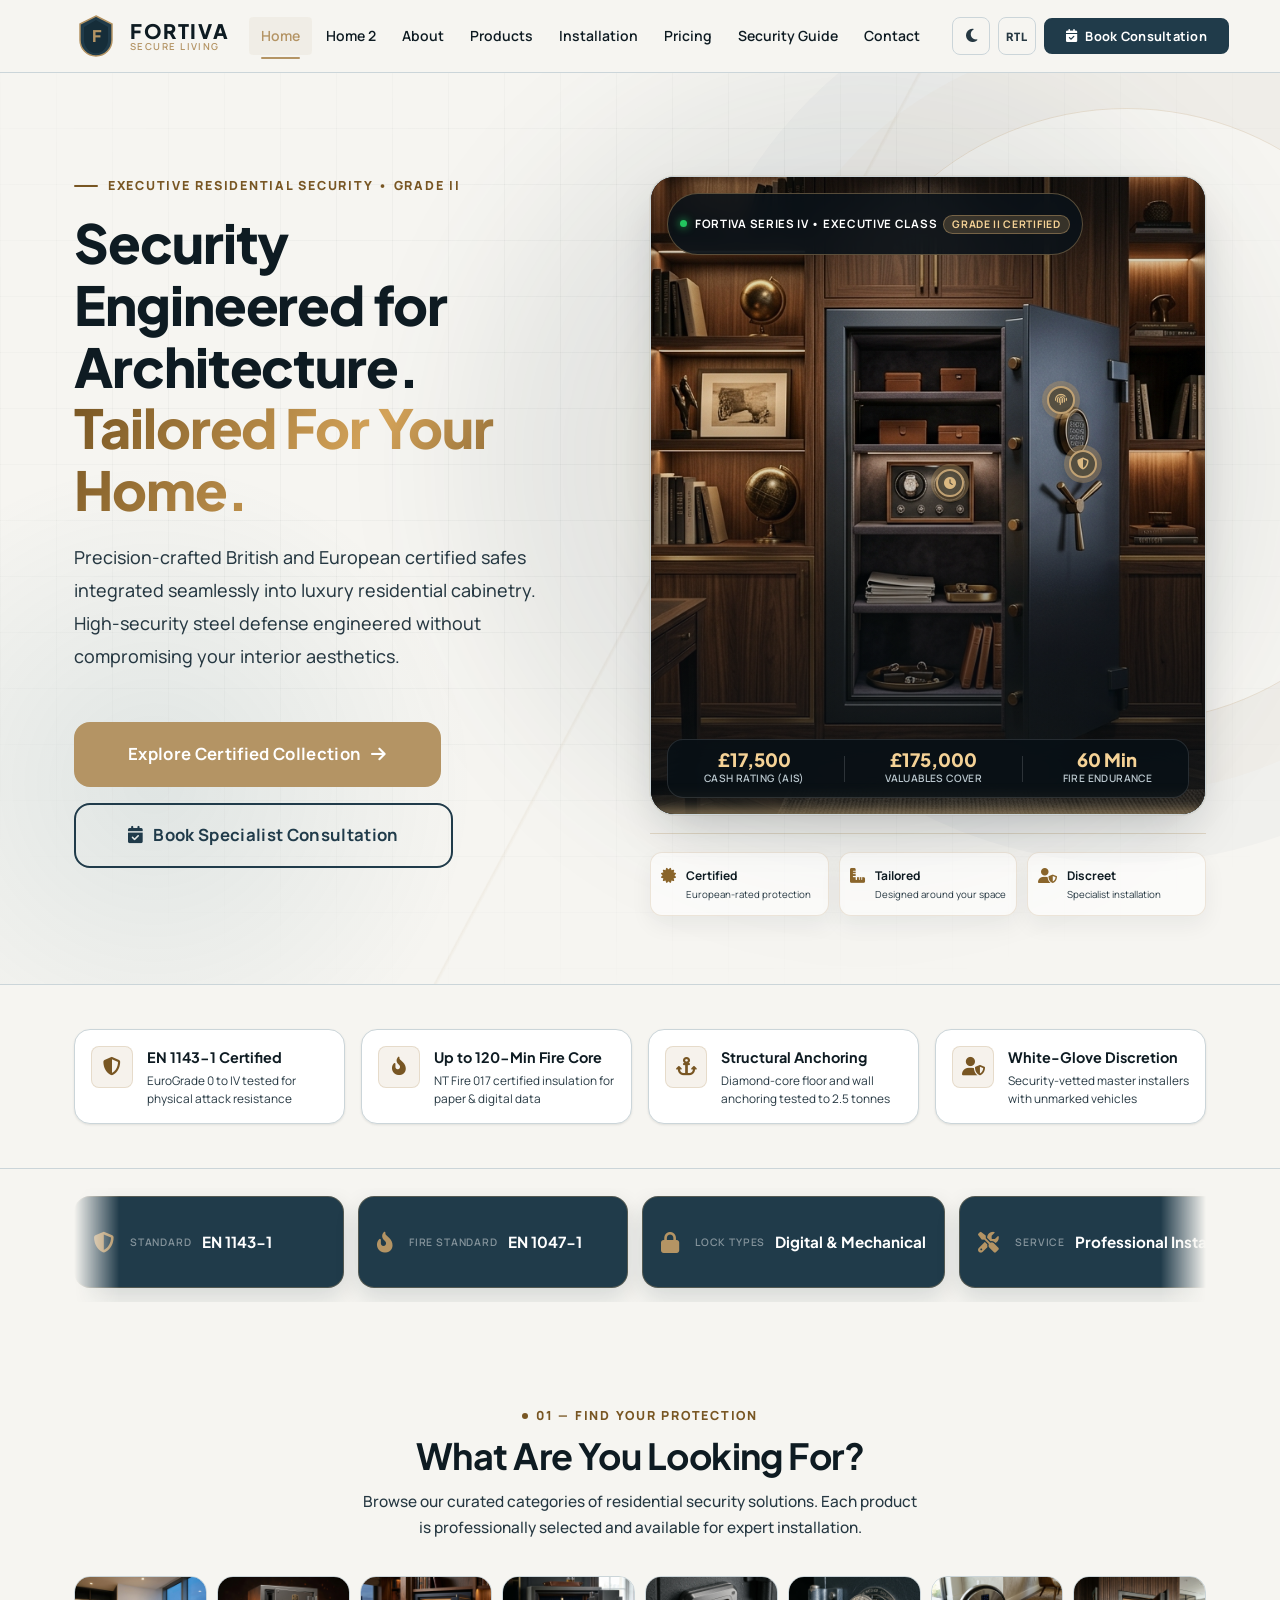
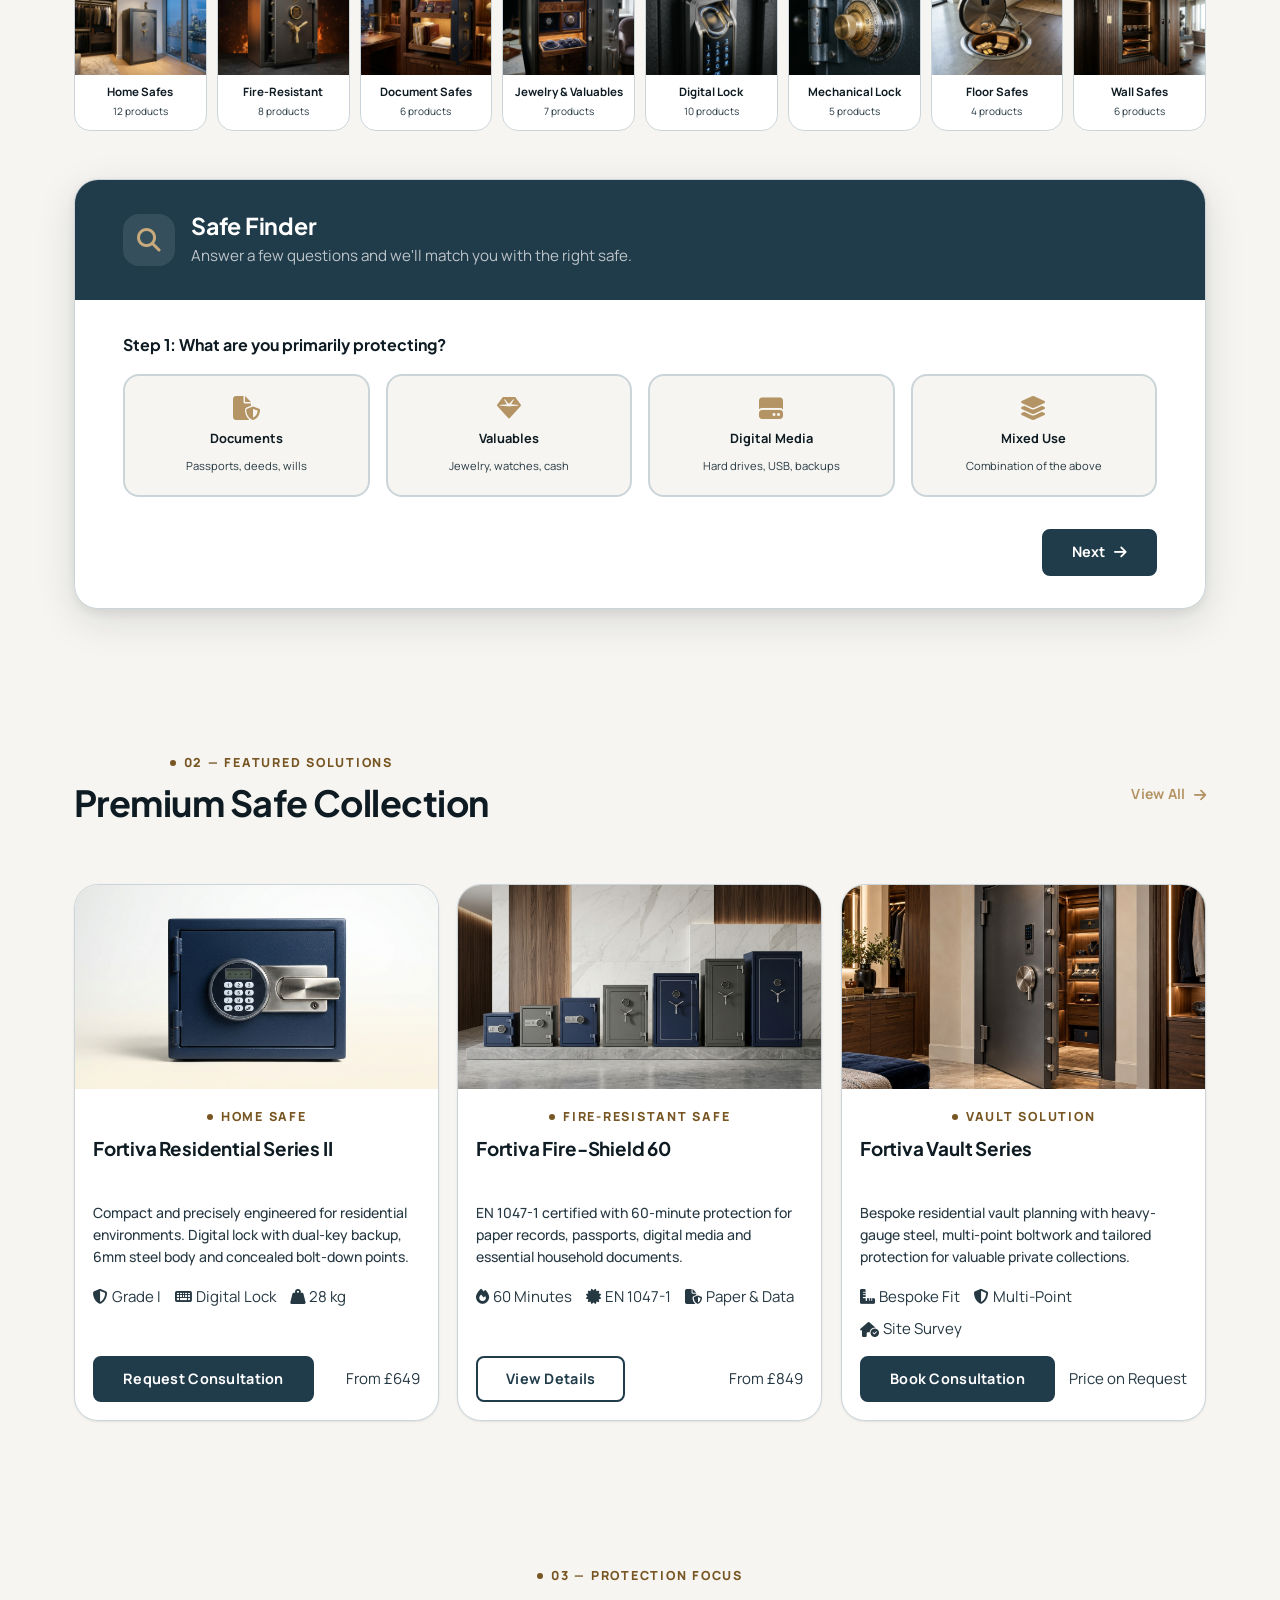
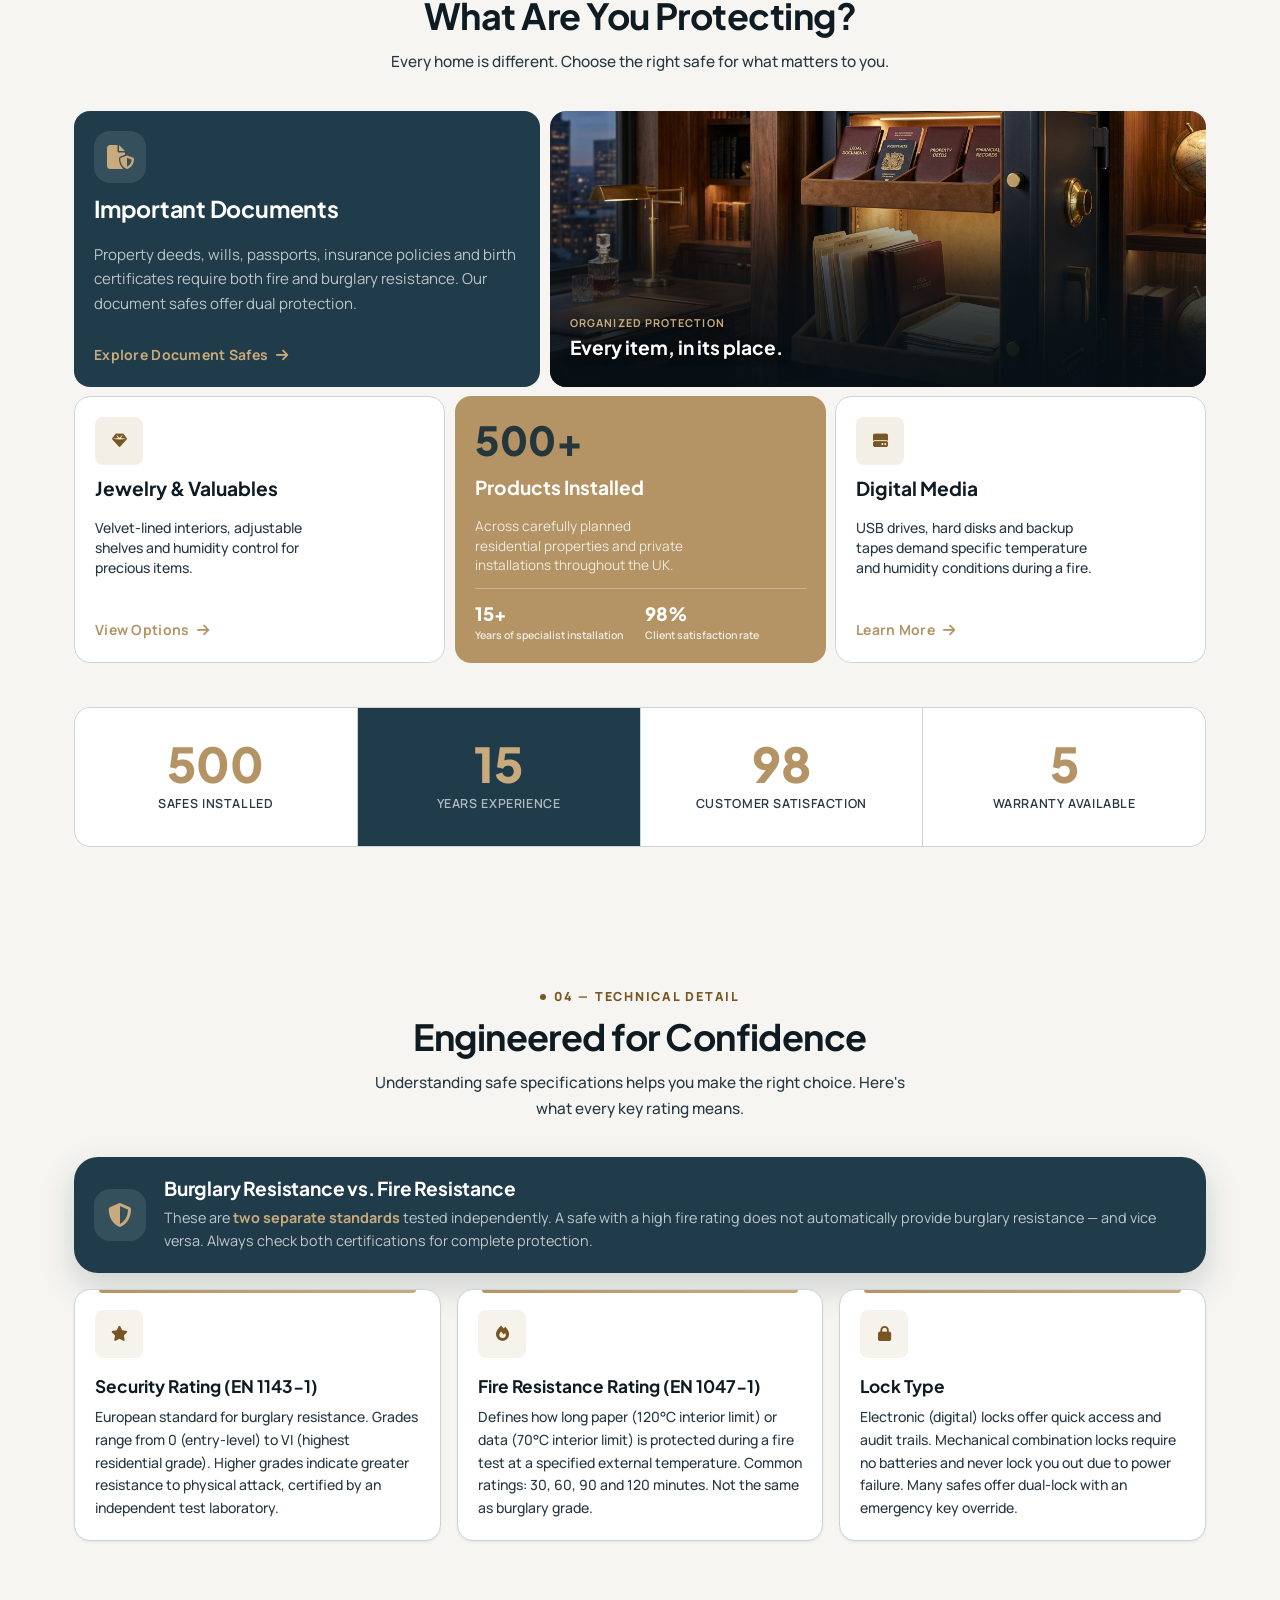
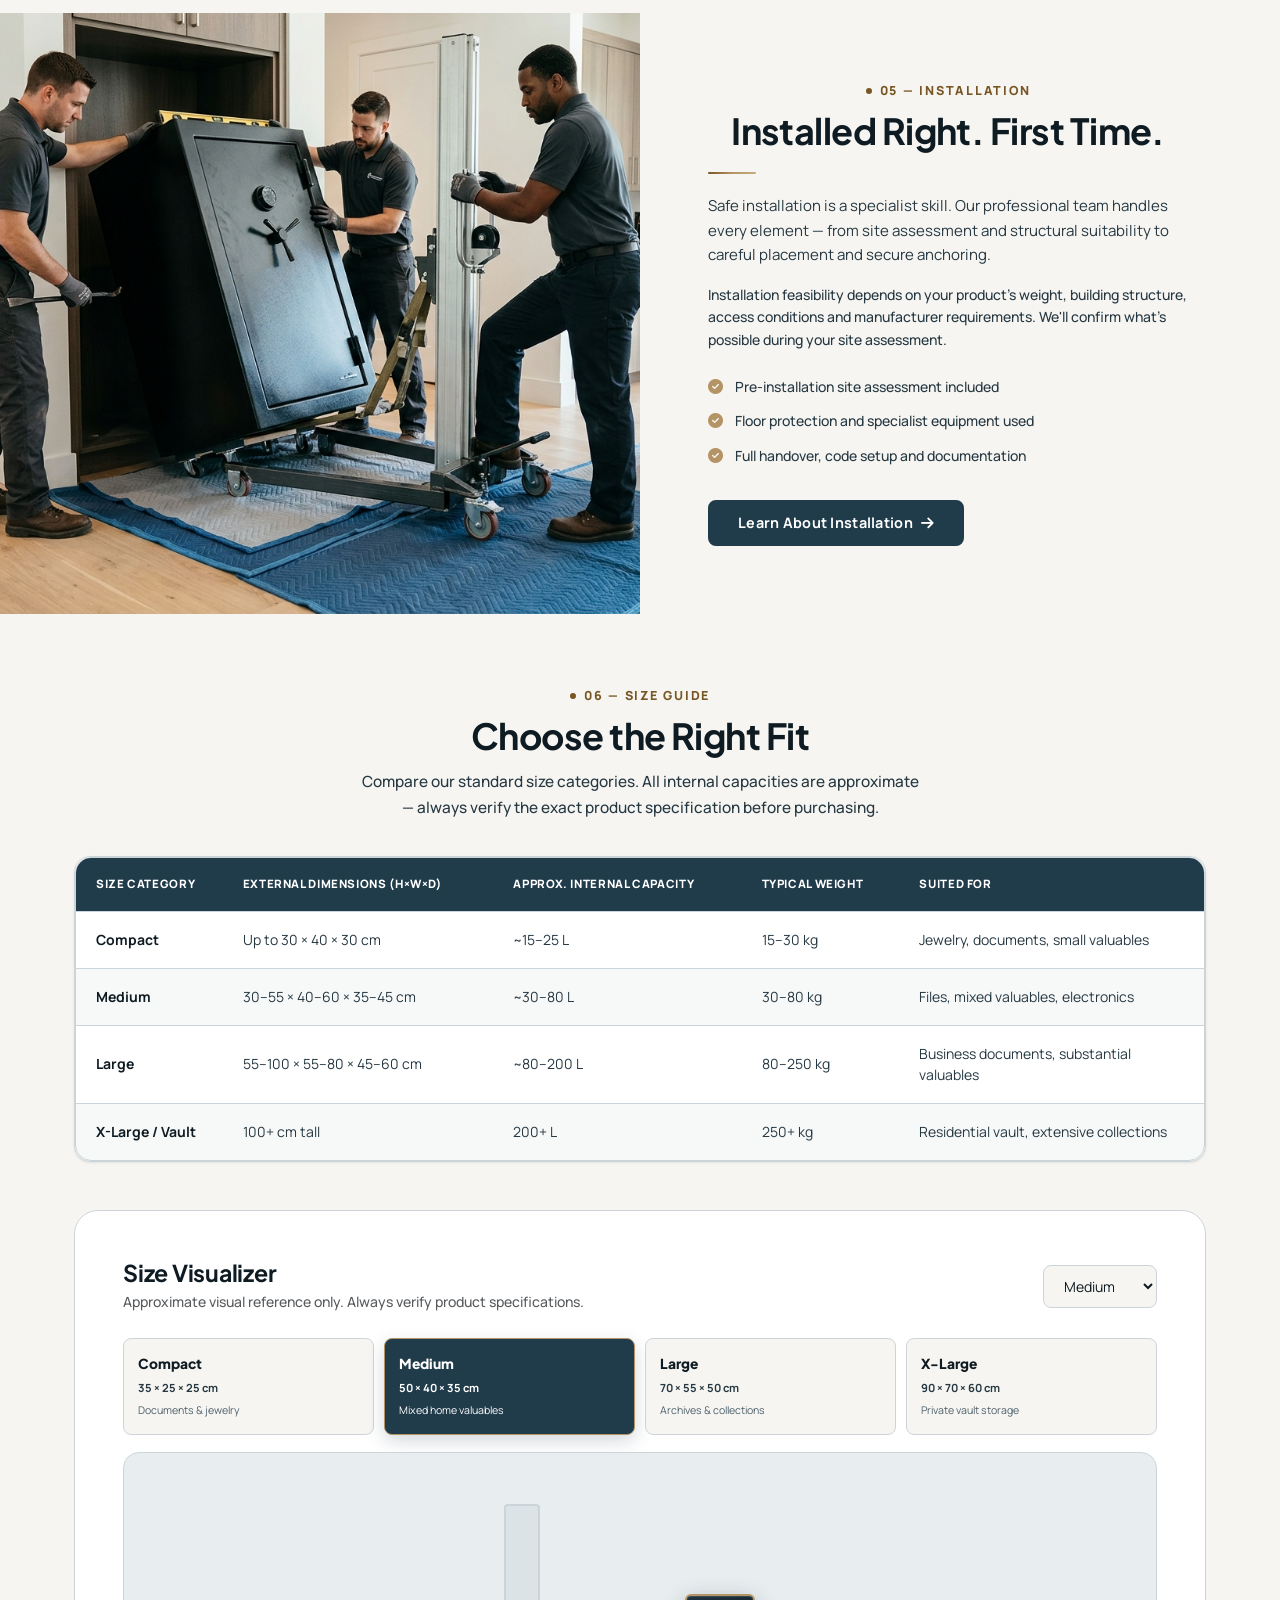
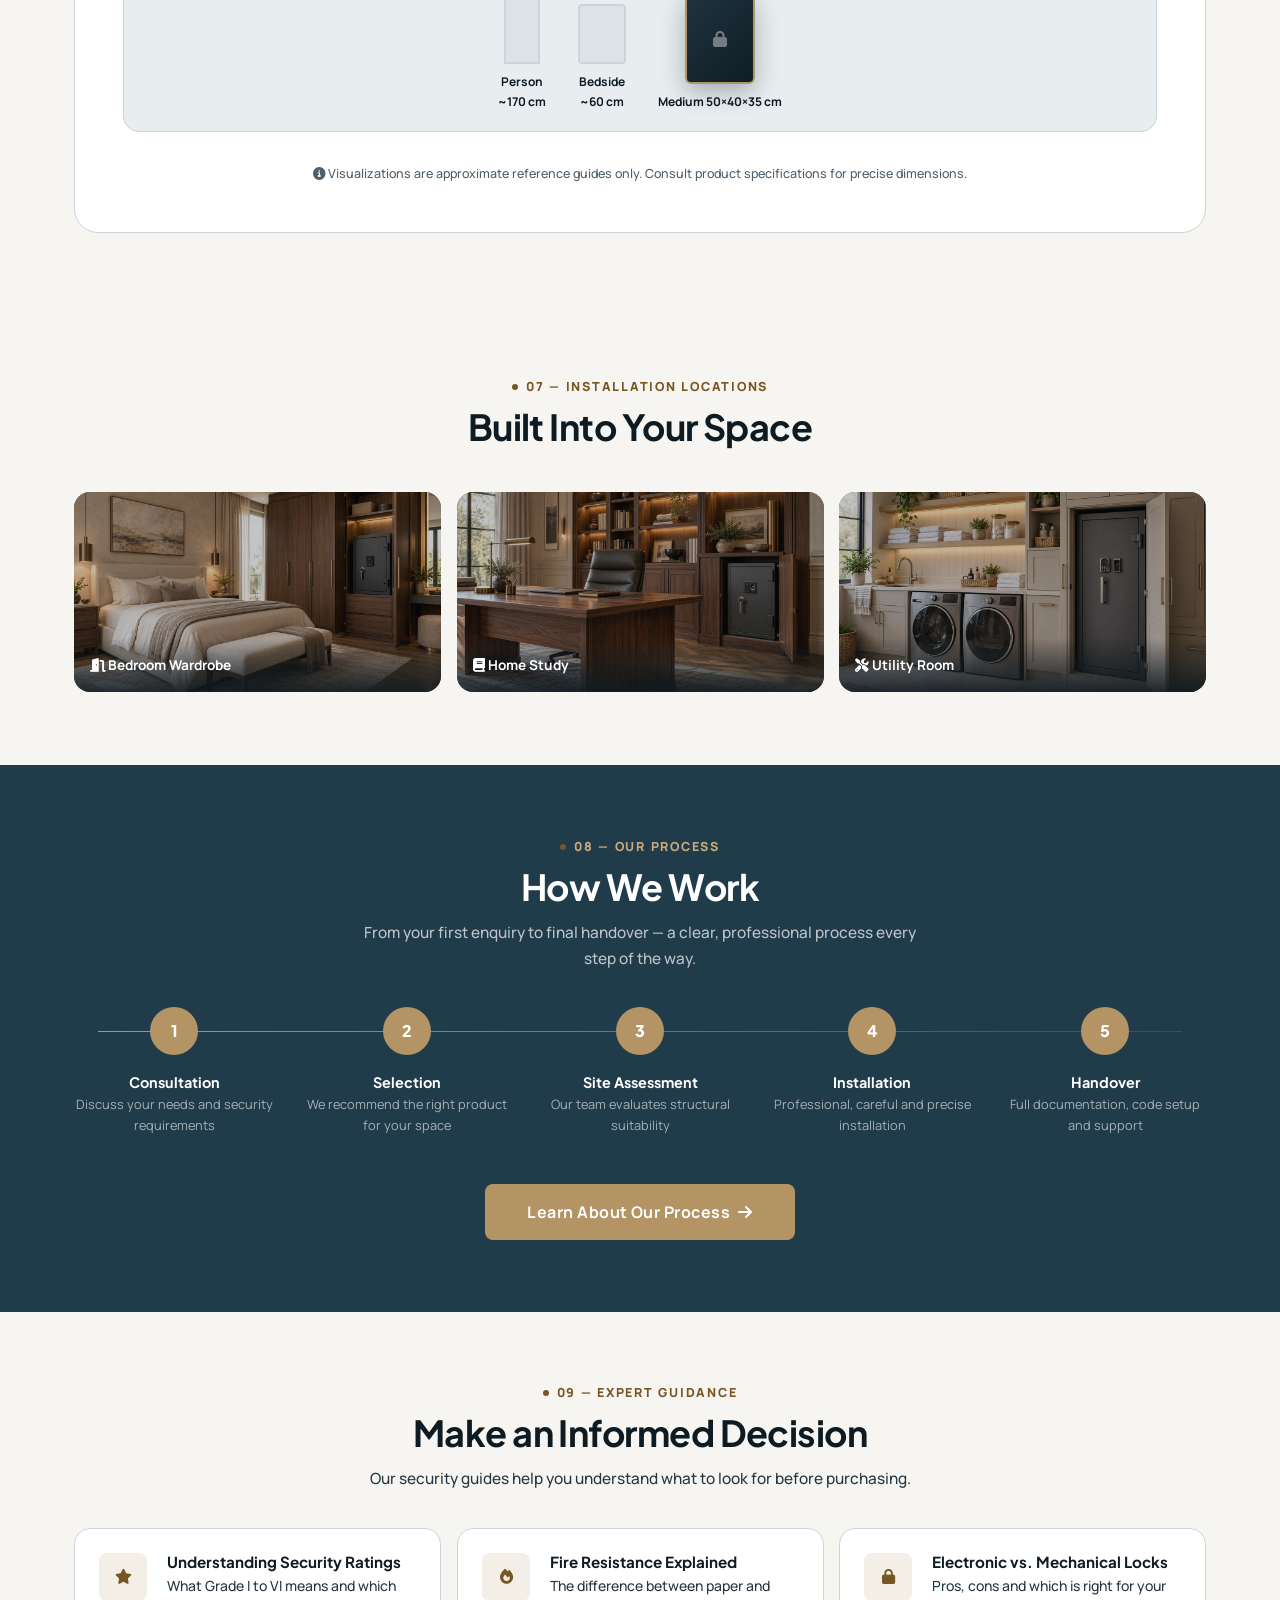
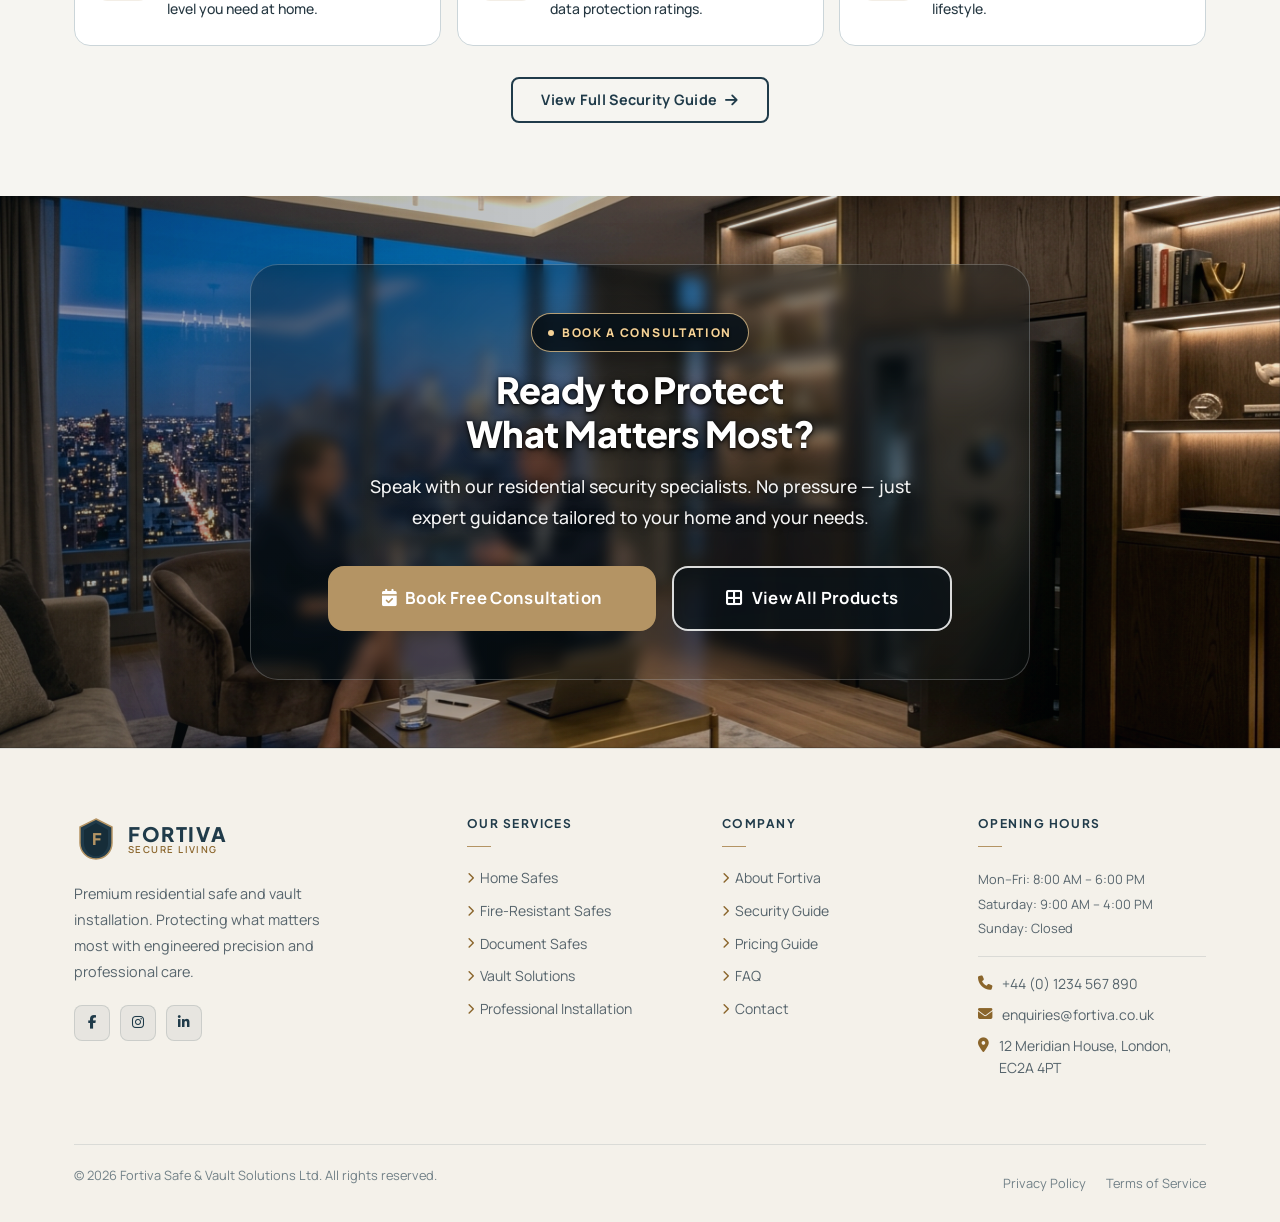
<file: index.html>
<!DOCTYPE html>
<html lang="en" dir="ltr" data-theme="light">
<head>
  <meta charset="UTF-8">
  <meta name="viewport" content="width=device-width, initial-scale=1.0">
    <link rel="icon" type="image/svg+xml" href="assets/images/favicon.svg">
  <link rel="icon" type="image/png" sizes="32x32" href="assets/images/favicon.png">
  <link rel="shortcut icon" href="favicon.ico">
  <title>Home | FORTIVA Safe &amp; Vault Solutions — Protect What Matters Most</title>
  <meta name="description" content="FORTIVA offers expertly selected home safes, residential vaults and professional installation solutions. Protecting valuables, documents and peace of mind.">
  <meta name="robots" content="index, follow">
  <meta property="og:title" content="FORTIVA Safe &amp; Vault Solutions">
  <meta property="og:description" content="Premium residential safe and vault installation. Protect what matters most.">
  <meta property="og:type" content="website">
  <link rel="preconnect" href="https://fonts.googleapis.com">
  <link rel="preconnect" href="https://fonts.gstatic.com" crossorigin>
  <link href="https://fonts.googleapis.com/css2?family=Manrope:wght@300;400;500;600;700;800&family=Plus+Jakarta+Sans:wght@300;400;500;600;700;800&display=swap" rel="stylesheet">
  <link rel="stylesheet" href="https://cdnjs.cloudflare.com/ajax/libs/font-awesome/6.5.1/css/all.min.css" crossorigin="anonymous" referrerpolicy="no-referrer">
  <link rel="stylesheet" href="https://cdn.jsdelivr.net/npm/bootstrap@5.3.3/dist/css/bootstrap.min.css">
  <link rel="stylesheet" href="css/main.css">
  <link rel="stylesheet" href="css/buttons.css">
  <link rel="stylesheet" href="css/header.css">
  <link rel="stylesheet" href="css/footer.css">
  <link rel="stylesheet" href="css/editorial.css">
  <link rel="stylesheet" href="css/products.css">
  <link rel="stylesheet" href="css/forms.css">
  <link rel="stylesheet" href="css/dark-theme.css">
  <link rel="stylesheet" href="css/rtl.css">
  <link rel="stylesheet" href="css/desktop.css">
  <link rel="stylesheet" href="css/tablet.css">
  <link rel="stylesheet" href="css/mobile.css">
  <style>
    /* ── Home 1 Specific ── */
    .category-selector { display: grid; grid-template-columns: repeat(8, minmax(0, 1fr)); gap: 10px; }
    .cat-card { display: flex; min-width: 0; flex-direction: column; align-items: stretch; gap: 0; padding: 0; border: 1px solid var(--border-color); border-radius: var(--radius-lg); cursor: pointer; text-align: center; text-decoration: none; overflow: hidden; background: var(--bg-card); transition: all var(--transition-base); }
    .cat-card:hover, .cat-card.active { border-color: var(--brass); background: #F5EFE3; transform: translateY(-2px); box-shadow: var(--shadow-md); }
    .cat-card-image { width: 100%; aspect-ratio: 4 / 3; object-fit: cover; transition: transform var(--transition-base); }
    .cat-card:hover .cat-card-image { transform: scale(1.04); }
    .cat-card-content { position:relative; z-index:3; display: flex; flex: 1; flex-direction: column; justify-content: center; gap: 3px; padding: 10px 6px 11px; transition:background var(--transition-base); }
    .cat-card-label { font-size: 0.72rem; line-height: 1.3; font-weight: 700; color: var(--text-heading); }
    .cat-card-count { font-size: 0.63rem; color: var(--text-body); }
    [data-theme="dark"] .cat-card { background:#142A35; }
    [data-theme="dark"] .cat-card:hover,
    [data-theme="dark"] .cat-card.active { background:#203B4A; }
    [data-theme="dark"] .cat-card-label { color:#FFFFFF; }
    [data-theme="dark"] .cat-card-count { color:rgba(255,255,255,.72); }

    .featured-grid { display: grid; grid-template-columns: repeat(3, minmax(0, 1fr)); gap: 24px; align-items: stretch; }
    .featured-main { grid-row: auto; }
    .featured-card { display:flex; flex-direction:column; background: var(--bg-card); border: 1px solid var(--border-color); border-radius: var(--radius-xl); overflow: hidden; box-shadow: var(--shadow-sm); transition: all var(--transition-base); }
    .featured-card:hover { box-shadow: var(--shadow-lg); transform: translateY(-4px); border-color: rgba(180,148,100,0.3); }
    .featured-card__img { aspect-ratio: 16/9; overflow: hidden; background: var(--ivory); }
    .featured-card__img.tall { aspect-ratio: 16/9; }
    [data-theme="dark"] .featured-card__img { background: #141E25; }
    .featured-card__img img { width:100%;height:100%;object-fit:cover;padding:0;transition:transform var(--transition-slow); }
    .featured-card:hover .featured-card__img img { transform: scale(1.05); }
    .featured-card__body { display:flex; flex:1; flex-direction:column; padding:24px; }
    .featured-card__body > .section-eyebrow { margin-bottom:8px !important; }
    .featured-card__body > h3 { height:2.65em; min-height:2.65em; font-size:1.18rem; line-height:1.32; display:-webkit-box; -webkit-box-orient:vertical; -webkit-line-clamp:2; overflow:hidden; }
    .featured-card__body > p { height:4.8em; min-height:4.8em; margin:8px 0 0 !important; line-height:1.6; display:-webkit-box; -webkit-box-orient:vertical; -webkit-line-clamp:3; overflow:hidden; }
    .featured-card__body .product-card__specs { display:flex; flex-wrap:wrap; align-content:flex-start; align-items:center; column-gap:14px; row-gap:8px; margin-top:16px !important; min-height:52px; }
    .featured-card__body .spec-tag { display:inline-flex; align-items:center; gap:4px; white-space:nowrap; }
    .featured-card__footer { display:flex; align-items:center; justify-content:space-between; gap:12px; flex-wrap:wrap; margin-top:auto; padding-top:20px; }

    .protection-bento { display: grid; grid-template-columns: repeat(12, 1fr); gap: 12px; }
    .prot-cell { border-radius: var(--radius-lg); padding: 28px; display: flex; flex-direction: column; gap: 12px; }
    .prot-cell.span-5 { grid-column: span 5; }
    .prot-cell.span-7 { grid-column: span 7; }
    .prot-cell.span-4 { grid-column: span 4; }
    .prot-cell.span-8 { grid-column: span 8; }
    .prot-cell.span-12 { grid-column: span 12; }
    .prot-cell--navy { background: var(--slate-navy); color: var(--white); }
    .prot-cell--navy h3, .prot-cell--navy h4 { color: var(--white); }
    .prot-cell--navy p { color: rgba(255,255,255,0.7); }
    .prot-cell--brass { background: var(--brass); color: var(--white); }
    .prot-cell--brass h3, .prot-cell--brass h4, .prot-cell--brass p { color: var(--white); }
    .prot-cell.span-4 > p {
      width: min(100%, 28ch);
      min-height: 4.5em;
      max-height: 4.5em;
      line-height: 1.5;
      display: -webkit-box;
      -webkit-box-orient: vertical;
      -webkit-line-clamp: 3;
      overflow: hidden;
    }
    .prot-proof-grid { display:grid; grid-template-columns:repeat(2,minmax(0,1fr)); gap:10px; margin-top:auto; padding-top:16px; border-top:1px solid rgba(255,255,255,0.28); }
    .prot-proof-item { min-width:0; }
    .prot-proof-value { display:block; color:#fff; font-family:var(--font-heading); font-size:1.15rem; font-weight:800; line-height:1; }
    .prot-proof-label { display:block; margin-top:5px; color:rgba(255,255,255,0.82); font-size:0.66rem; font-weight:600; line-height:1.35; }
    .prot-cell--light { background: var(--bg-card); border: 1px solid var(--border-color); }
    .prot-cell--dark { background: var(--dark-bg); }
    .prot-cell--img { position: relative; padding: 0; overflow: hidden; min-height: 200px; }
    .prot-cell--img img { width:100%;height:100%;object-fit:cover;position:absolute;inset:0; }
    .prot-cell--img .overlay-content { position: absolute; inset: 0; padding: 28px; display: flex; flex-direction: column; justify-content: flex-end; background: linear-gradient(to top, rgba(7,16,22,0.96) 0%, rgba(7,16,22,0.72) 38%, transparent 72%); color: var(--white); text-shadow:0 2px 8px rgba(0,0,0,.9); }
    .prot-cell--img h3, .prot-cell--img h4 { color: var(--white); }
    .prot-cell.span-4 > :first-child { min-height:48px; display:flex; align-items:center; }
    .prot-cell.span-4 > h4 { min-height:1.5em; margin:0; }
    .prot-cell.span-4 > p { height:4.35em; min-height:4.35em; margin:0; line-height:1.45; display:-webkit-box; -webkit-box-orient:vertical; -webkit-line-clamp:3; overflow:hidden; }
    .prot-cell.span-4 > .btn-arrow,
    .prot-cell.span-4 > .prot-proof-grid { margin-top:auto; }
    .prot-metric-value { color:var(--deep-navy); font-family:var(--font-heading); font-size:2.5rem; font-weight:800; line-height:1; opacity:0.9; }

    .spec-explainer { display: grid; grid-template-columns: repeat(3, minmax(0, 1fr)); gap: 16px; }
    .spec-exp-cell { position:relative; background:var(--bg-card); padding:28px; display:flex; flex-direction:column; gap:18px; border:1px solid var(--border-color); border-radius:var(--radius-lg); box-shadow:var(--shadow-sm); transition:transform var(--transition-base), box-shadow var(--transition-base), border-color var(--transition-base); }
    .spec-exp-cell:not(:first-child)::before { content:""; position:absolute; top:0; left:24px; right:24px; height:3px; border-radius:0 0 3px 3px; background:linear-gradient(90deg,var(--brass),var(--brass-light)); }
    .spec-exp-cell:not(:first-child):hover { transform:translateY(-4px); border-color:rgba(180,148,100,0.5); box-shadow:var(--shadow-lg); }
    .spec-exp-cell:first-child { grid-column:1 / -1; flex-direction:row; align-items:center; border:0; border-radius:var(--radius-xl); box-shadow:0 14px 34px rgba(16,42,55,0.18); }
    .spec-exp-cell:not(:first-child) .icon-wrap { width:48px; height:48px; background:rgba(180,148,100,0.12); }
    .spec-exp-cell h4 { margin-bottom:10px; font-size:1.08rem; }
    [data-theme="dark"] .spec-exp-cell { background:var(--dark-cards); border-color:var(--dark-border); }

    .size-compare-table-wrap { width:100%; overflow:hidden; border:1px solid var(--border-color); border-radius:var(--radius-lg); background:var(--bg-card); }
    .size-compare-table { width: 100%; table-layout:fixed; border-collapse: separate; border-spacing: 0; }
    .size-compare-table th, .size-compare-table td { padding: 18px 20px; border-bottom: 1px solid var(--border-color); font-size: 0.875rem; line-height:1.45; vertical-align:middle; text-align: left; overflow-wrap:anywhere; }
    [dir="rtl"] .size-compare-table th, [dir="rtl"] .size-compare-table td { text-align: right; }
    .size-compare-table th { font-weight: 800; color:#fff; background:var(--slate-navy); font-size: 0.72rem; text-transform: uppercase; letter-spacing: 0.055em; }
    .size-compare-table th:nth-child(1) { width:13%; }
    .size-compare-table th:nth-child(2) { width:24%; }
    .size-compare-table th:nth-child(3) { width:22%; }
    .size-compare-table th:nth-child(4) { width:14%; }
    .size-compare-table th:nth-child(5) { width:27%; }
    .size-compare-table tbody tr:last-child td { border-bottom:0; }
    .size-compare-table tbody tr:nth-child(even) td { background:rgba(32,59,74,0.035); }
    .size-compare-table td { color:var(--text-body); background:var(--bg-card); }
    .size-compare-table td strong { color:var(--text-heading); }
    [data-theme="dark"] .size-compare-table-wrap { background:var(--dark-cards); border-color:var(--dark-border); }
    [data-theme="dark"] .size-compare-table th { color:#fff; background:#203B4A; border-bottom-color:rgba(255,255,255,0.14); }
    [data-theme="dark"] .size-compare-table td { color:var(--dark-body); background:var(--dark-cards); border-bottom-color:var(--dark-border); }
    [data-theme="dark"] .size-compare-table td strong { color:var(--dark-heading); }
    [data-theme="dark"] .size-compare-table tbody tr:nth-child(even) td { background:rgba(255,255,255,0.025); }
    /* These sections intentionally retain an ivory surface in dark mode. */
    [data-theme="dark"] #find-protection .section-title,
    [data-theme="dark"] #what-protecting .section-title,
    [data-theme="dark"] #size-guide .section-title { color:#132A36; }
    [data-theme="dark"] #find-protection .section-desc,
    [data-theme="dark"] #what-protecting .section-desc,
    [data-theme="dark"] #size-guide .section-desc { color:#526873; }
    [data-theme="dark"] #size-guide .card { background:var(--dark-cards); border-color:var(--dark-border); }
    .size-bar { height: 6px; background: var(--slate-navy); border-radius: 3px; transition: width 0.5s; }
    [data-theme="dark"] .size-bar { background: #2E5570; }

    .install-example-grid { display: grid; grid-template-columns: repeat(3, 1fr); gap: 16px; }
    .install-ex-card { border-radius: var(--radius-lg); overflow: hidden; position: relative; background: var(--dark-bg); }
    .install-ex-card img { width:100%;height:200px;object-fit:cover;opacity:0.75;transition:opacity var(--transition-base); }
    .install-ex-card:hover img { opacity: 1; }
    .install-ex-label { position:absolute;bottom:0;left:0;right:0;padding:16px;background:linear-gradient(to top,rgba(16,26,32,0.9),transparent);color:var(--white);font-size:0.85rem;font-weight:700; }

    .resource-card { display: flex; gap: 20px; padding: 24px; background: var(--bg-card); border: 1px solid var(--border-color); border-radius: var(--radius-lg); transition: all var(--transition-base); text-decoration: none; }
    .resource-card:hover { border-color: rgba(180,148,100,0.3); box-shadow: var(--shadow-md); transform: translateX(4px); }
    [dir="rtl"] .resource-card:hover { transform: translateX(-4px); }

    @media (max-width: 991px) {
      .category-selector { grid-template-columns: repeat(4, minmax(0, 1fr)); }
      .featured-grid { grid-template-columns: repeat(2, 1fr); }
      .featured-main { grid-row: auto; }
      .featured-card__img.tall { aspect-ratio: 16/9; }
      .protection-bento { grid-template-columns: 1fr 1fr; }
      .prot-cell.span-5, .prot-cell.span-7, .prot-cell.span-4, .prot-cell.span-8 { grid-column: span 2; }
      .spec-explainer { grid-template-columns: 1fr; }
      .spec-exp-cell:first-child { grid-column: auto; }
      .install-example-grid { grid-template-columns: 1fr 1fr; }
    }
    @media (max-width: 767px) {
      #built-in-space .flex-between {
        justify-content: center;
        align-items: center;
        text-align: center;
      }
      #built-in-space .flex-between > div {
        width: 100%;
        display: flex;
        flex-direction: column;
        align-items: center;
      }
      #featured-products .flex-between {
        flex-direction: column;
        align-items: center;
        justify-content: center;
        gap: 14px;
        text-align: center;
      }
      #featured-view-all {
        align-self: center;
        justify-content: center;
        width: max-content;
        margin: 0 auto;
      }
      .featured-card__body .product-card__specs {
        flex-direction: column;
        flex-wrap: nowrap;
        align-items: center;
        justify-content: flex-start;
        gap: 8px;
        width: 100%;
      }
      .featured-card__body .spec-tag {
        justify-content: center;
        width: 100%;
      }
      #engineered .spec-exp-cell,
      #engineered .spec-exp-cell:first-child {
        align-items: flex-start;
        text-align: start;
      }
      #engineered .spec-exp-cell h3,
      #engineered .spec-exp-cell h4 {
        width: 100%;
        margin-inline: 0 !important;
        text-align: start !important;
        justify-content: flex-start !important;
      }
      .protection-bento, .spec-explainer, .prot-proof-grid { grid-template-columns: 1fr; }
      .protection-bento .prot-cell,
      .protection-bento .prot-cell--img .overlay-content {
        align-items: center;
        justify-content: center;
        text-align: center;
      }
      .protection-bento .prot-cell > p,
      .protection-bento .prot-cell.span-4 > p {
        margin-inline: auto;
        text-align: center;
      }
      .protection-bento .prot-cell .btn-arrow {
        justify-content: center;
        align-self: center;
      }
      .protection-bento .prot-proof-grid {
        width: 100%;
      }
      .protection-bento .prot-proof-item {
        text-align: center;
      }
      .spec-exp-cell:first-child { flex-direction: column; align-items: flex-start; }
      .prot-cell.span-5, .prot-cell.span-7, .prot-cell.span-4, .prot-cell.span-8, .prot-cell.span-12 { grid-column: auto; }
      .install-example-grid { grid-template-columns: 1fr; }
      .category-selector { grid-template-columns: 1fr; gap: 12px; }
      .cat-card-label { font-size: 0.76rem; }
      .size-compare-table-wrap { overflow:visible; border:0; background:transparent; }
      .size-compare-table, .size-compare-table tbody { display:block; width:100%; }
      .size-compare-table thead { position:absolute; width:1px; height:1px; padding:0; margin:-1px; overflow:hidden; clip:rect(0,0,0,0); white-space:nowrap; border:0; }
      .size-compare-table tbody { display:grid; gap:14px; }
      .size-compare-table tr { display:block; border:1px solid var(--border-color); border-radius:var(--radius-lg); overflow:hidden; background:var(--bg-card); box-shadow:var(--shadow-sm); }
      .size-compare-table td, .size-compare-table tbody tr:nth-child(even) td { display:grid; grid-template-columns:minmax(108px, 0.8fr) minmax(0, 1.2fr); gap:16px; align-items:start; width:100%; padding:13px 16px; background:var(--bg-card); border-bottom:1px solid var(--border-color); text-align:right; }
      .size-compare-table td::before { content:attr(data-label); color:var(--text-heading); font-size:0.68rem; font-weight:800; letter-spacing:0.04em; line-height:1.45; text-align:left; text-transform:uppercase; }
      [dir="rtl"] .size-compare-table td { text-align:left; }
      [dir="rtl"] .size-compare-table td::before { text-align:right; }
      [data-theme="dark"] .size-compare-table tr { background:var(--dark-cards); border-color:var(--dark-border); }
      [data-theme="dark"] .size-compare-table td,
      [data-theme="dark"] .size-compare-table tbody tr:nth-child(even) td { background:var(--dark-cards); border-bottom-color:var(--dark-border); }
      [data-theme="dark"] .size-compare-table td::before { color:var(--brass-light); }
      .hero-spec-strip { flex-direction: column; gap: 0; }
    }
  </style>
  <link rel="stylesheet" href="css/compact.css?v=20261029-2">
  <style>
    @media (max-width: 767px) {
      .hero-stage-card #hero-telemetry-badge {
        height: auto !important;
        min-height: 62px !important;
        max-height: none !important;
        padding: 7px 10px !important;
        white-space: normal !important;
        border-radius: 14px !important;
      }
    }
  </style>
</head>
<body>
  <!-- Skip Link -->
  <a href="#main-content" class="skip-link">Skip to main content</a>

  <!-- ═══════════════════════════ HEADER ═══════════════════════════ -->
  <header class="site-header" role="banner">
    <div class="container">
      <div class="header-inner">
        <a href="index.html" class="header-logo" aria-label="FORTIVA — Home">
          <div class="logo-mark">
            <svg viewBox="0 0 44 44" fill="none" xmlns="http://www.w3.org/2000/svg" aria-hidden="true">
              <path d="M22 2L38 10V26C38 34.8 31 42 22 42C13 42 6 34.8 6 26V10L22 2Z" fill="#203B4A" stroke="#B49464" stroke-width="1.5"/>
              <path d="M22 6L34 13V26C34 33.2 28.6 39.2 22 39.2C15.4 39.2 10 33.2 10 26V13L22 6Z" fill="#162D39"/>
              <text x="22" y="28" text-anchor="middle" font-family="Plus Jakarta Sans,sans-serif" font-size="16" font-weight="800" fill="#B49464">F</text>
            </svg>
          </div>
          <div class="logo-text">
            <span class="logo-brand">Fortiva</span>
            <span class="logo-tagline">Secure Living</span>
          </div>
        </a>
        <nav class="header-nav" role="navigation" aria-label="Main navigation">
          <div class="nav-item"><a href="index.html" class="nav-link active">Home</a></div>
          <div class="nav-item"><a href="home2.html" class="nav-link">Home 2</a></div>
          <div class="nav-item"><a href="about.html" class="nav-link">About</a></div>
          <div class="nav-item"><a href="products.html" class="nav-link">Products</a></div>
          <div class="nav-item"><a href="installation.html" class="nav-link">Installation</a></div>
          <div class="nav-item"><a href="pricing.html" class="nav-link">Pricing</a></div>
          <div class="nav-item"><a href="security-guide.html" class="nav-link">Security Guide</a></div>

          <div class="nav-item"><a href="contact.html" class="nav-link">Contact</a></div>
        </nav>
        <div class="header-actions">
          <button class="toggle-btn" data-theme-toggle title="Toggle dark mode" aria-label="Toggle dark mode">
            <i class="fas fa-moon" aria-hidden="true"></i>
          </button>
          <button class="toggle-btn" data-rtl-toggle title="Toggle RTL/LTR" aria-label="Toggle text direction">
            <i class="fas fa-align-right" aria-hidden="true"></i>
          </button>
          <a href="book-consultation.html" class="btn btn-primary btn-sm" id="btn-book-consultation">
            <i class="fas fa-calendar-check" aria-hidden="true"></i> Book Consultation
          </a>
          <button class="mobile-toggle" id="mobile-toggle-btn" aria-label="Open menu" aria-expanded="false" aria-controls="mobile-menu">
            <span></span><span></span><span></span>
          </button>
        </div>
      </div>
    </div>
    <nav class="mobile-menu" id="mobile-menu" role="navigation" aria-label="Mobile navigation">
      <div class="mobile-nav-links">
        <a href="index.html" class="mobile-nav-link">Home</a>
        <a href="home2.html" class="mobile-nav-link">Home 2</a>
        <a href="about.html" class="mobile-nav-link">About</a>
        <a href="products.html" class="mobile-nav-link">Products</a>
        <a href="installation.html" class="mobile-nav-link">Installation</a>
        <a href="pricing.html" class="mobile-nav-link">Pricing Guide</a>
        <a href="security-guide.html" class="mobile-nav-link">Security Guide</a>

        <a href="contact.html" class="mobile-nav-link">Contact</a>
      </div>
      <div class="mobile-menu-footer">
        <a href="book-consultation.html" class="btn btn-primary btn-block"><i class="fas fa-calendar-check" aria-hidden="true"></i> Book Consultation</a>
        <div class="mobile-toggles">
          <span class="mobile-toggle-label">Theme:</span>
          <button class="toggle-btn" data-theme-toggle aria-label="Toggle dark mode"><i class="fas fa-moon" aria-hidden="true"></i></button>
          <span class="mobile-toggle-label" style="margin-left:16px;">Direction:</span>
          <button class="toggle-btn" data-rtl-toggle aria-label="Toggle RTL"><i class="fas fa-align-right" aria-hidden="true"></i></button>
        </div>
      </div>
    </nav>
  </header>
  <div class="drawer-overlay" id="drawer-overlay"></div>

  <!-- ═══════════════════════════ MAIN ═══════════════════════════ -->
  <main id="main-content">

    <!-- ── 01. INNOVATIVE HERO ARCHITECTURAL SHOWCASE ── -->
    <section class="hero-showcase" aria-labelledby="hero-title" id="home1-hero">
      <!-- Background Ambient Lighting & Architectural Grid -->
      <div class="hero-showcase__ambient" aria-hidden="true">
        <div class="hero-showcase__radial"></div>
        <div class="hero-showcase__grid-pattern"></div>
      </div>

      <div class="container hero-showcase__container">
        <!-- Top Status Bar & Configuration Tabs -->
        <div class="hero-showcase__topbar">
          <div class="hero-showcase__badge">
            <span class="hero-badge-pulse"></span>
            <span class="hero-badge-text">ECB•S &amp; VdS Certified Safe Engineering</span>
          </div>
          
          <!-- Interactive Configuration Tabs -->
          <div class="hero-config-tabs" role="tablist" aria-label="Safe configuration showcase">
            <button type="button" class="hero-config-tab active" role="tab" aria-selected="true" data-config="study" id="tab-study">
              <i class="fas fa-book-bookmark" aria-hidden="true"></i>
              <span>Study Suite</span>
            </button>
            <button type="button" class="hero-config-tab" role="tab" aria-selected="false" data-config="dressing" id="tab-dressing">
              <i class="fas fa-gem" aria-hidden="true"></i>
              <span>Dressing Room</span>
            </button>
            <button type="button" class="hero-config-tab" role="tab" aria-selected="false" data-config="vault" id="tab-vault">
              <i class="fas fa-vault" aria-hidden="true"></i>
              <span>Private Vault</span>
            </button>
          </div>
        </div>

        <!-- Main Hero Stage: Left Content + Right Interactive Visualizer -->
        <div class="hero-showcase__grid">
          <!-- Left Content Column -->
          <div class="hero-showcase__content">
            <div class="hero-showcase__eyebrow">
              <span class="hero-eyebrow-pip"></span>
              <span class="hero-eyebrow-text" id="hero-config-eyebrow">Executive Residential Security • Grade II</span>
            </div>

            <h1 class="hero-showcase__title" id="hero-title">
              Security Engineered for Architecture.<br>
              <em>Tailored For Your Home.</em>
            </h1>

            <p class="hero-showcase__desc" id="hero-config-desc">
              Precision-crafted British and European certified safes integrated seamlessly into luxury residential cabinetry. High-security steel defense engineered without compromising your interior aesthetics.
            </p>

            <!-- Action Buttons -->
            <div class="hero-showcase__actions">
              <a href="products.html" class="btn btn-brass btn-xl hero-cta-btn" id="hero-cta-explore">
                <span>Explore Certified Collection</span>
                <i class="fas fa-arrow-right" aria-hidden="true"></i>
              </a>
              <a href="book-consultation.html" class="btn btn-outline btn-xl hero-cta-btn" id="hero-cta-consult">
                <i class="fas fa-calendar-check" aria-hidden="true"></i>
                <span>Book Specialist Consultation</span>
              </a>
            </div>

          </div>

          <!-- Right Interactive Showcase Stage -->
          <div class="hero-showcase__visual">
          <div class="hero-showcase__stage">
            <div class="hero-stage-card" id="hero-stage-card">
              <!-- Visual Backdrop Photo -->
              <div class="hero-stage-img-wrap">
                <img id="hero-showcase-img" src="assets/images/hero/hero-home1.jpg" alt="Fortiva Series IV Executive Safe inside luxury study cabinetry" class="hero-stage-img" loading="eager">
                <div class="hero-stage-gradient"></div>
                <div class="hero-stage-scanner" aria-hidden="true"></div>
              </div>

              <!-- Top Telemetry Tag -->
              <div class="hero-telemetry-badge" id="hero-telemetry-badge" style="height:auto!important;min-height:62px!important;max-height:none!important;white-space:normal!important;">
                <span class="telemetry-model-tag">
                  <span class="telemetry-live-dot"></span>
                  <span id="hero-model-tag">Fortiva Series IV • Executive Class</span>
                </span>
                <span class="telemetry-grade-tag" id="hero-grade-tag">Grade II Certified</span>
              </div>

              <!-- Interactive Hotspot 1: Bolts -->
              <div class="hero-hotspot hero-hotspot--bolts" id="hotspot-bolts" data-hotspot="bolts" tabindex="0" role="button" aria-label="Locking Bolts Feature" style="top: 45%; left: 78%;">
                <div class="hotspot-pulse"></div>
                <div class="hotspot-pin"><i class="fas fa-shield-halved" aria-hidden="true"></i></div>
                <div class="hotspot-popover">
                  <div class="hotspot-popover__label">Active Locking System</div>
                  <div class="hotspot-popover__title" id="hotspot-bolts-title">32mm Solid Steel Bolts</div>
                  <div class="hotspot-popover__desc" id="hotspot-bolts-desc">Hardened multi-directional steel bolts resisting pry and hydraulic spreaders.</div>
                </div>
              </div>

              <!-- Interactive Hotspot 2: Biometric/Lock -->
              <div class="hero-hotspot hero-hotspot--lock" id="hotspot-lock" data-hotspot="lock" tabindex="0" role="button" aria-label="Locking Mechanism" style="top: 35%; left: 74%;">
                <div class="hotspot-pulse"></div>
                <div class="hotspot-pin"><i class="fas fa-fingerprint" aria-hidden="true"></i></div>
                <div class="hotspot-popover">
                  <div class="hotspot-popover__label">Dual Authentication</div>
                  <div class="hotspot-popover__title" id="hotspot-lock-title">VdS Class 2 Biometric &amp; Dial</div>
                  <div class="hotspot-popover__desc" id="hotspot-lock-desc">Live-tissue optical fingerprint scanner combined with electronic time delay.</div>
                </div>
              </div>

              <!-- Interactive Hotspot 3: Interior/Winders -->
              <div class="hero-hotspot hero-hotspot--interior" id="hotspot-interior" data-hotspot="interior" tabindex="0" role="button" aria-label="Interior Organization" style="top: 48%; left: 54%;">
                <div class="hotspot-pulse"></div>
                <div class="hotspot-pin"><i class="fas fa-clock" aria-hidden="true"></i></div>
                <div class="hotspot-popover">
                  <div class="hotspot-popover__label">Interior Suite</div>
                  <div class="hotspot-popover__title" id="hotspot-interior-title">Motorized Watch Winders</div>
                  <div class="hotspot-popover__desc" id="hotspot-interior-desc">Programmable Swiss/German winders with magnetic shielding and velvet trays.</div>
                </div>
              </div>

              <!-- Floating Live Metric HUD -->
              <div class="hero-stage-hud">
                <div class="hud-item">
                  <span class="hud-item__num" id="hud-cash-val">£17,500</span>
                  <span class="hud-item__lbl">Cash Rating (AiS)</span>
                </div>
                <div class="hud-sep"></div>
                <div class="hud-item">
                  <span class="hud-item__num" id="hud-val-rating">£175,000</span>
                  <span class="hud-item__lbl">Valuables Cover</span>
                </div>
                <div class="hud-sep"></div>
                <div class="hud-item">
                  <span class="hud-item__num" id="hud-fire-rating">60 Min</span>
                  <span class="hud-item__lbl">Fire Endurance</span>
                </div>
              </div>

            </div>
          </div>

          <div class="hero-assurance-grid" aria-label="FORTIVA service assurances">
            <div class="hero-assurance-item"><i class="fas fa-certificate" aria-hidden="true"></i><span><b>Certified</b><small>European-rated protection</small></span></div>
            <div class="hero-assurance-item"><i class="fas fa-ruler-combined" aria-hidden="true"></i><span><b>Tailored</b><small>Designed around your space</small></span></div>
            <div class="hero-assurance-item"><i class="fas fa-user-shield" aria-hidden="true"></i><span><b>Discreet</b><small>Specialist installation</small></span></div>
          </div>
          </div>
        </div>

        <div class="hero-accreditations hero-accreditations--below" aria-label="Security Accreditations">
          <div class="accred-item" title="European Certification Body"><i class="fas fa-shield-halved" aria-hidden="true"></i><span>EN 1143-1 Grade 0–IV</span></div>
          <div class="accred-divider"></div>
          <div class="accred-item" title="120 Minute Fire Resistance"><i class="fas fa-fire-flame-curved" aria-hidden="true"></i><span>NT FIRE 017 120M</span></div>
          <div class="accred-divider"></div>
          <div class="accred-item" title="Secured by Design UK Police Preferred"><i class="fas fa-award" aria-hidden="true"></i><span>Police Preferred Spec</span></div>
        </div>

      </div>
    </section>

    <!-- ── ENGINEERING STANDARDS ── -->
    <section class="hero-spec-section" aria-label="FORTIVA engineering standards">
      <div class="container">
        <div class="hero-spec-strip-cards">
          <div class="spec-card">
            <div class="spec-card__icon"><i class="fas fa-shield-halved" aria-hidden="true"></i></div>
            <div class="spec-card__info">
              <span class="spec-card__title">EN 1143-1 Certified</span>
              <span class="spec-card__desc">EuroGrade 0 to IV tested for physical attack resistance</span>
            </div>
          </div>
          <div class="spec-card">
            <div class="spec-card__icon"><i class="fas fa-fire-flame-curved" aria-hidden="true"></i></div>
            <div class="spec-card__info">
              <span class="spec-card__title">Up to 120-Min Fire Core</span>
              <span class="spec-card__desc">NT Fire 017 certified insulation for paper &amp; digital data</span>
            </div>
          </div>
          <div class="spec-card">
            <div class="spec-card__icon"><i class="fas fa-anchor" aria-hidden="true"></i></div>
            <div class="spec-card__info">
              <span class="spec-card__title">Structural Anchoring</span>
              <span class="spec-card__desc">Diamond-core floor and wall anchoring tested to 2.5 tonnes</span>
            </div>
          </div>
          <div class="spec-card">
            <div class="spec-card__icon"><i class="fas fa-user-shield" aria-hidden="true"></i></div>
            <div class="spec-card__info">
              <span class="spec-card__title">White-Glove Discretion</span>
              <span class="spec-card__desc">Security-vetted master installers with unmarked vehicles</span>
            </div>
          </div>
        </div>
      </div>
    </section>

    <!-- ── TECH STRIP ── -->
    <div class="tech-strip" aria-hidden="true">
      <div class="container">
        <div class="tech-strip-inner">
          <div class="tech-strip-track">
            <div class="tech-strip-group">
              <div class="tech-strip-item"><i class="fas fa-shield-halved"></i><div class="tech-strip-text"><div class="tech-strip-label">Standard</div><div class="tech-strip-value">EN 1143-1</div></div></div>
              <div class="tech-strip-item"><i class="fas fa-fire-flame-curved"></i><div class="tech-strip-text"><div class="tech-strip-label">Fire Standard</div><div class="tech-strip-value">EN 1047-1</div></div></div>
              <div class="tech-strip-item"><i class="fas fa-lock"></i><div class="tech-strip-text"><div class="tech-strip-label">Lock Types</div><div class="tech-strip-value">Digital &amp; Mechanical</div></div></div>
              <div class="tech-strip-item"><i class="fas fa-tools"></i><div class="tech-strip-text"><div class="tech-strip-label">Service</div><div class="tech-strip-value">Professional Installation</div></div></div>
              <div class="tech-strip-item"><i class="fas fa-map-marker-alt"></i><div class="tech-strip-text"><div class="tech-strip-label">Coverage</div><div class="tech-strip-value">Nationwide UK</div></div></div>
              <div class="tech-strip-item"><i class="fas fa-headset"></i><div class="tech-strip-text"><div class="tech-strip-label">Support</div><div class="tech-strip-value">After-Installation Care</div></div></div>
            </div>
            <div class="tech-strip-group" aria-hidden="true">
              <div class="tech-strip-item"><i class="fas fa-shield-halved"></i><div class="tech-strip-text"><div class="tech-strip-label">Standard</div><div class="tech-strip-value">EN 1143-1</div></div></div>
              <div class="tech-strip-item"><i class="fas fa-fire-flame-curved"></i><div class="tech-strip-text"><div class="tech-strip-label">Fire Standard</div><div class="tech-strip-value">EN 1047-1</div></div></div>
              <div class="tech-strip-item"><i class="fas fa-lock"></i><div class="tech-strip-text"><div class="tech-strip-label">Lock Types</div><div class="tech-strip-value">Digital &amp; Mechanical</div></div></div>
              <div class="tech-strip-item"><i class="fas fa-tools"></i><div class="tech-strip-text"><div class="tech-strip-label">Service</div><div class="tech-strip-value">Professional Installation</div></div></div>
              <div class="tech-strip-item"><i class="fas fa-map-marker-alt"></i><div class="tech-strip-text"><div class="tech-strip-label">Coverage</div><div class="tech-strip-value">Nationwide UK</div></div></div>
              <div class="tech-strip-item"><i class="fas fa-headset"></i><div class="tech-strip-text"><div class="tech-strip-label">Support</div><div class="tech-strip-value">After-Installation Care</div></div></div>
            </div>
          </div>

        </div>
      </div>
    </div>

    <!-- ── 02. FIND YOUR PROTECTION ── -->
    <section class="section bg-ivory" id="find-protection" aria-labelledby="find-prot-title">
      <div class="container">
        <div class="section-header section-header--center reveal">
          <span class="section-eyebrow">01 — Find Your Protection</span>
          <h2 class="section-title" id="find-prot-title">What Are You Looking For?</h2>
          <p class="section-desc">Browse our curated categories of residential security solutions. Each product is professionally selected and available for expert installation.</p>
        </div>
        <div class="category-selector reveal reveal--delay-1" role="list" aria-label="Safe categories">
          <a href="products.html?cat=home" class="cat-card" role="listitem" id="cat-home">
            <img class="cat-card-image" src="assets/images/categories/cat-home.jpg" alt="Luxury residential home safe" loading="eager">
            <span class="cat-card-content"><span class="cat-card-label">Home Safes</span><span class="cat-card-count">12 products</span></span>
          </a>
          <a href="products.html?cat=fire" class="cat-card" role="listitem" id="cat-fire">
            <img class="cat-card-image" src="assets/images/categories/cat-fire.jpg" alt="Thermal insulated fire-resistant safe" loading="eager">
            <span class="cat-card-content"><span class="cat-card-label">Fire-Resistant</span><span class="cat-card-count">8 products</span></span>
          </a>
          <a href="products.html?cat=document" class="cat-card" role="listitem" id="cat-document">
            <img class="cat-card-image" src="assets/images/categories/cat-document.jpg" alt="Executive document and deed safe" loading="eager">
            <span class="cat-card-content"><span class="cat-card-label">Document Safes</span><span class="cat-card-count">6 products</span></span>
          </a>
          <a href="products.html?cat=jewelry" class="cat-card" role="listitem" id="cat-jewelry">
            <img class="cat-card-image" src="assets/images/categories/cat-jewelry.jpg" alt="Bespoke jewelry and watch winder safe" loading="eager">
            <span class="cat-card-content"><span class="cat-card-label">Jewelry &amp; Valuables</span><span class="cat-card-count">7 products</span></span>
          </a>
          <a href="products.html?cat=digital" class="cat-card" role="listitem" id="cat-digital">
            <img class="cat-card-image" src="assets/images/categories/cat-digital.jpg" alt="Biometric fingerprint and digital lock safe" loading="eager">
            <span class="cat-card-content"><span class="cat-card-label">Digital Lock</span><span class="cat-card-count">10 products</span></span>
          </a>
          <a href="products.html?cat=mechanical" class="cat-card" role="listitem" id="cat-mechanical">
            <img class="cat-card-image" src="assets/images/categories/cat-mechanical.jpg" alt="Precision mechanical combination dial safe" loading="eager">
            <span class="cat-card-content"><span class="cat-card-label">Mechanical Lock</span><span class="cat-card-count">5 products</span></span>
          </a>
          <a href="products.html?cat=floor" class="cat-card" role="listitem" id="cat-floor">
            <img class="cat-card-image" src="assets/images/categories/cat-floor.jpg" alt="Underfloor concealed vault safe" loading="eager">
            <span class="cat-card-content"><span class="cat-card-label">Floor Safes</span><span class="cat-card-count">4 products</span></span>
          </a>
          <a href="products.html?cat=wall" class="cat-card" role="listitem" id="cat-wall">
            <img class="cat-card-image" src="assets/images/categories/cat-wall.jpg" alt="Flush architectural concealed wall safe" loading="eager">
            <span class="cat-card-content"><span class="cat-card-label">Wall Safes</span><span class="cat-card-count">6 products</span></span>
          </a>
        </div>

        <!-- Safe Finder Tool -->
        <div class="safe-finder reveal" style="margin-top: 48px;" aria-label="Safe finder tool">
          <div class="finder-header">
            <div style="display:flex;align-items:center;gap:16px;">
              <div class="icon-wrap icon-wrap--lg" style="background:rgba(255,255,255,0.1);color:var(--brass-light);">
                <i class="fas fa-search" aria-hidden="true"></i>
              </div>
              <div>
                <h3 style="margin-bottom:4px;">Safe Finder</h3>
                <p>Answer a few questions and we'll match you with the right safe.</p>
              </div>
            </div>
          </div>
          <div class="finder-body">
            <!-- Step 1: What to protect -->
            <div class="finder-step active" data-step="1">
              <p class="finder-step-title">Step 1: What are you primarily protecting?</p>
              <div class="finder-options">
                <div class="finder-option-card" data-value="documents" role="button" tabindex="0" aria-pressed="false">
                  <i class="fas fa-file-shield" aria-hidden="true"></i>
                  <span class="finder-option-label">Documents</span>
                  <span class="finder-option-desc">Passports, deeds, wills</span>
                </div>
                <div class="finder-option-card" data-value="valuables" role="button" tabindex="0" aria-pressed="false">
                  <i class="fas fa-gem" aria-hidden="true"></i>
                  <span class="finder-option-label">Valuables</span>
                  <span class="finder-option-desc">Jewelry, watches, cash</span>
                </div>
                <div class="finder-option-card" data-value="digital" role="button" tabindex="0" aria-pressed="false">
                  <i class="fas fa-hard-drive" aria-hidden="true"></i>
                  <span class="finder-option-label">Digital Media</span>
                  <span class="finder-option-desc">Hard drives, USB, backups</span>
                </div>
                <div class="finder-option-card" data-value="mixed" role="button" tabindex="0" aria-pressed="false">
                  <i class="fas fa-layer-group" aria-hidden="true"></i>
                  <span class="finder-option-label">Mixed Use</span>
                  <span class="finder-option-desc">Combination of the above</span>
                </div>
              </div>
              <div style="text-align:right;">
                <button class="btn btn-primary" data-finder-next id="finder-next-1">Next <i class="fas fa-arrow-right" aria-hidden="true"></i></button>
              </div>
            </div>
            <!-- Step 2: Installation type -->
            <div class="finder-step" data-step="2" style="display:none;">
              <p class="finder-step-title">Step 2: Preferred installation type?</p>
              <div class="finder-options">
                <div class="finder-option-card" data-value="freestanding" role="button" tabindex="0" aria-pressed="false">
                  <i class="fas fa-cube" aria-hidden="true"></i>
                  <span class="finder-option-label">Freestanding</span>
                  <span class="finder-option-desc">Standalone safe</span>
                </div>
                <div class="finder-option-card" data-value="wall" role="button" tabindex="0" aria-pressed="false">
                  <i class="fas fa-border-all" aria-hidden="true"></i>
                  <span class="finder-option-label">Wall-Mounted</span>
                  <span class="finder-option-desc">Concealed in wall</span>
                </div>
                <div class="finder-option-card" data-value="floor" role="button" tabindex="0" aria-pressed="false">
                  <i class="fas fa-layer-group" aria-hidden="true"></i>
                  <span class="finder-option-label">Floor Safe</span>
                  <span class="finder-option-desc">Concealed in floor</span>
                </div>
                <div class="finder-option-card" data-value="unsure" role="button" tabindex="0" aria-pressed="false">
                  <i class="fas fa-question-circle" aria-hidden="true"></i>
                  <span class="finder-option-label">Not Sure</span>
                  <span class="finder-option-desc">Get a consultation</span>
                </div>
              </div>
              <div style="display:flex;justify-content:space-between;">
                <button class="btn btn-outline" data-finder-prev id="finder-prev-2"><i class="fas fa-arrow-left" aria-hidden="true"></i> Back</button>
                <button class="btn btn-primary" data-finder-next id="finder-next-2">Next <i class="fas fa-arrow-right" aria-hidden="true"></i></button>
              </div>
            </div>
            <!-- Results -->
            <div id="finder-results" style="display:none;" aria-live="polite">
              <div style="text-align:center;padding:32px 0;">
                <i class="fas fa-check-circle" style="font-size:2.5rem;color:var(--brass);margin-bottom:16px;" aria-hidden="true"></i>
                <h3>We've Found Your Match</h3>
                <p>Based on your selections, we recommend exploring our curated range.</p>
                <div class="cta-group" style="justify-content:center;margin-top:16px;">
                  <a href="products.html" class="btn btn-primary" id="finder-view-products">View Matched Products <i class="fas fa-arrow-right" aria-hidden="true"></i></a>
                  <a href="book-consultation.html" class="btn btn-outline" id="finder-consult">Book Consultation</a>
                </div>
              </div>
            </div>
          </div>
        </div>
      </div>
    </section>

    <!-- ── 03. FEATURED SAFE SOLUTIONS ── -->
    <section class="section" id="featured-products" aria-labelledby="featured-title">
      <div class="container">
        <div class="flex-between reveal" style="margin-bottom:var(--space-2xl);">
          <div>
            <span class="section-eyebrow">02 — Featured Solutions</span>
            <h2 class="section-title" id="featured-title">Premium Safe Collection</h2>
          </div>
          <a href="products.html" class="btn-arrow" id="featured-view-all">View All <i class="fas fa-arrow-right" aria-hidden="true"></i></a>
        </div>
        <div class="featured-grid">
          <!-- Main Featured -->
          <article class="featured-card featured-main reveal">
            <div class="featured-card__img tall">
              <img src="assets/images/safes/safe-compact.jpg" alt="Fortiva Residential Series II — compact digital home safe" loading="lazy">
            </div>
            <div class="featured-card__body">
              <span class="section-eyebrow" style="margin-bottom:8px;">Home Safe</span>
              <h3 class="lh-tight">Fortiva Residential Series II</h3>
              <p class="fs-sm" style="margin-top:8px;">Compact and precisely engineered for residential environments. Digital lock with dual-key backup, 6mm steel body and concealed bolt-down points.</p>
              <div class="product-card__specs" style="margin-top:16px;">
                <span class="spec-tag"><i class="fas fa-shield-halved" aria-hidden="true"></i> Grade I</span>
                <span class="spec-tag"><i class="fas fa-keyboard" aria-hidden="true"></i> Digital Lock</span>
                <span class="spec-tag"><i class="fas fa-weight-hanging" aria-hidden="true"></i> 28 kg</span>
              </div>
              <div class="featured-card__footer">
                <a href="book-consultation.html" class="btn btn-primary" id="featured-main-consult">Request Consultation</a>
                <span class="price-value" style="align-self:center;">From £649</span>
              </div>
            </div>
          </article>
          <!-- Secondary Products -->
          <article class="featured-card reveal reveal--delay-1">
            <div class="featured-card__img">
              <img src="assets/images/hero/hero-products.jpg" alt="Fortiva Fire-Shield 60 — fire-resistant safe collection" loading="lazy">
            </div>
            <div class="featured-card__body">
              <span class="section-eyebrow" style="margin-bottom:6px;">Fire-Resistant Safe</span>
              <h3 class="lh-tight">Fortiva Fire-Shield 60</h3>
              <p class="fs-sm" style="margin-top:6px;margin-bottom:0;">EN 1047-1 certified with 60-minute protection for paper records, passports, digital media and essential household documents.</p>
              <div class="product-card__specs">
                <span class="spec-tag"><i class="fas fa-fire" aria-hidden="true"></i> 60 Minutes</span>
                <span class="spec-tag"><i class="fas fa-certificate" aria-hidden="true"></i> EN 1047-1</span>
                <span class="spec-tag"><i class="fas fa-file-shield" aria-hidden="true"></i> Paper &amp; Data</span>
              </div>
              <div class="featured-card__footer">
                <a href="products.html" class="btn btn-outline" id="fireshield-details">View Details</a>
                <span class="price-value">From £849</span>
              </div>
            </div>
          </article>
          <article class="featured-card reveal reveal--delay-2">
            <div class="featured-card__img">
              <img src="assets/images/vaults/FORTIVA-Vault-Series.jpg" alt="Fortiva Vault Series — heavy-gauge steel vault door" loading="lazy">
            </div>
            <div class="featured-card__body">
              <span class="section-eyebrow" style="margin-bottom:6px;">Vault Solution</span>
              <h3 class="lh-tight">Fortiva Vault Series</h3>
              <p class="fs-sm" style="margin-top:6px;margin-bottom:0;">Bespoke residential vault planning with heavy-gauge steel, multi-point boltwork and tailored protection for valuable private collections.</p>
              <div class="product-card__specs">
                <span class="spec-tag"><i class="fas fa-ruler-combined" aria-hidden="true"></i> Bespoke Fit</span>
                <span class="spec-tag"><i class="fas fa-shield-halved" aria-hidden="true"></i> Multi-Point</span>
                <span class="spec-tag"><i class="fas fa-house-circle-check" aria-hidden="true"></i> Site Survey</span>
              </div>
              <div class="featured-card__footer">
                <a href="book-consultation.html" class="btn btn-primary" id="vault-enquire">Book Consultation</a>
                <span class="price-value on-request">Price on Request</span>
              </div>
            </div>
          </article>
        </div>
      </div>
    </section>

    <!-- ── 04. WHAT ARE YOU PROTECTING? ── -->
    <section class="section bg-ivory" id="what-protecting" aria-labelledby="prot-title">
      <div class="container">
        <div class="section-header section-header--center reveal">
          <span class="section-eyebrow">03 — Protection Focus</span>
          <h2 class="section-title" id="prot-title">What Are You Protecting?</h2>
          <p class="section-desc">Every home is different. Choose the right safe for what matters to you.</p>
        </div>
        <div class="protection-bento">
          <!-- Documents -->
          <div class="prot-cell prot-cell--navy span-5 reveal">
            <div class="icon-wrap icon-wrap--lg" style="background:rgba(255,255,255,0.1);color:var(--brass-light);">
              <i class="fas fa-file-shield" aria-hidden="true"></i>
            </div>
            <h3>Important Documents</h3>
            <p>Property deeds, wills, passports, insurance policies and birth certificates require both fire and burglary resistance. Our document safes offer dual protection.</p>
            <a href="products.html?cat=document" class="btn-arrow" style="color:var(--brass-light);" id="prot-docs-link">Explore Document Safes <i class="fas fa-arrow-right" aria-hidden="true"></i></a>
          </div>
          <!-- Image -->
          <div class="prot-cell prot-cell--img span-7 reveal reveal--delay-1" style="min-height:260px;">
            <img src="assets/images/categories/cat-document.jpg" alt="Premium safe open with organized legal documents and valuables inside" loading="lazy">
            <div class="overlay-content">
              <span style="font-size:0.68rem;font-weight:700;letter-spacing:0.1em;text-transform:uppercase;color:var(--brass-light);">Organized Protection</span>
              <h4 style="margin-top:4px;">Every item, in its place.</h4>
            </div>
          </div>
          <!-- Jewelry -->
          <div class="prot-cell prot-cell--light span-4 reveal reveal--delay-1">
            <div class="icon-wrap"><i class="fas fa-gem" aria-hidden="true"></i></div>
            <h4>Jewelry &amp; Valuables</h4>
            <p class="fs-sm">Velvet-lined interiors, adjustable shelves and humidity control for precious items.</p>
            <a href="products.html?cat=jewelry" class="btn-arrow" id="prot-jewelry-link">View Options <i class="fas fa-arrow-right" aria-hidden="true"></i></a>
          </div>
          <!-- Brass accent -->
          <div class="prot-cell prot-cell--brass span-4 reveal reveal--delay-2">
            <div class="prot-metric-value">500+</div>
            <h4 style="color:var(--white);">Products Installed</h4>
            <p style="color:rgba(255,255,255,0.8);font-size:0.85rem;">Across carefully planned residential properties and private installations throughout the UK.</p>
            <div class="prot-proof-grid" aria-label="Installation experience">
              <div class="prot-proof-item">
                <span class="prot-proof-value">15+</span>
                <span class="prot-proof-label">Years of specialist installation</span>
              </div>
              <div class="prot-proof-item">
                <span class="prot-proof-value">98%</span>
                <span class="prot-proof-label">Client satisfaction rate</span>
              </div>
            </div>
          </div>
          <!-- Digital Media -->
          <div class="prot-cell prot-cell--light span-4 reveal reveal--delay-3">
            <div class="icon-wrap"><i class="fas fa-hard-drive" aria-hidden="true"></i></div>
            <h4>Digital Media</h4>
            <p class="fs-sm">USB drives, hard disks and backup tapes demand specific temperature and humidity conditions during a fire.</p>
            <a href="security-guide.html" class="btn-arrow" id="prot-digital-link">Learn More <i class="fas fa-arrow-right" aria-hidden="true"></i></a>
          </div>
        </div>
      </div>
    </section>

    <!-- ── 05. ENGINEERED FOR CONFIDENCE ── -->
    <div class="protection-stats container" aria-label="FORTIVA statistics">
      <div class="stats-row reveal" role="list" aria-label="Company statistics">
        <div class="stat-item" role="listitem"><div class="stat-num" data-count="500" aria-label="500 plus safes installed">500+</div><div class="stat-label">Safes Installed</div></div>
        <div class="stat-item stat-item--navy" role="listitem"><div class="stat-num" data-count="15" aria-label="15 years experience">15</div><div class="stat-label">Years Experience</div></div>
        <div class="stat-item" role="listitem"><div class="stat-num" data-count="98" aria-label="98 percent satisfaction">98%</div><div class="stat-label">Customer Satisfaction</div></div>
        <div class="stat-item" role="listitem"><div class="stat-num" data-count="5" aria-label="5 year warranty">5yr</div><div class="stat-label">Warranty Available</div></div>
      </div>
    </div>

    <section class="section" id="engineered" aria-labelledby="engineered-title">
      <div class="container">
        <div class="section-header reveal">
          <span class="section-eyebrow">04 — Technical Detail</span>
          <h2 class="section-title" id="engineered-title">Engineered for Confidence</h2>
          <p class="section-desc">Understanding safe specifications helps you make the right choice. Here's what every key rating means.</p>
        </div>
        <div class="spec-explainer reveal reveal--delay-1">
          <!-- Top full row -->
          <div class="spec-exp-cell" style="background:var(--slate-navy);color:var(--white);">
            <div class="icon-wrap icon-wrap--lg" style="background:rgba(255,255,255,0.1);color:var(--brass-light);flex-shrink:0;">
              <i class="fas fa-shield-halved" aria-hidden="true"></i>
            </div>
            <div>
              <h3 style="color:var(--white);font-size:1.2rem;margin-bottom:6px;">Burglary Resistance vs. Fire Resistance</h3>
              <p style="color:rgba(255,255,255,0.72);font-size:0.9rem;margin:0;">These are <strong style="color:var(--brass-light);">two separate standards</strong> tested independently. A safe with a high fire rating does not automatically provide burglary resistance — and vice versa. Always check both certifications for complete protection.</p>
            </div>
          </div>
          <!-- Security Rating -->
          <div class="spec-exp-cell">
            <div class="icon-wrap" style="flex-shrink:0;"><i class="fas fa-star" aria-hidden="true"></i></div>
            <div>
              <h4>Security Rating (EN 1143-1)</h4>
              <p class="fs-sm">European standard for burglary resistance. Grades range from 0 (entry-level) to VI (highest residential grade). Higher grades indicate greater resistance to physical attack, certified by an independent test laboratory.</p>
            </div>
          </div>
          <!-- Fire Rating -->
          <div class="spec-exp-cell">
            <div class="icon-wrap" style="flex-shrink:0;"><i class="fas fa-fire" aria-hidden="true"></i></div>
            <div>
              <h4>Fire Resistance Rating (EN 1047-1)</h4>
              <p class="fs-sm">Defines how long paper (120°C interior limit) or data (70°C interior limit) is protected during a fire test at a specified external temperature. Common ratings: 30, 60, 90 and 120 minutes. Not the same as burglary grade.</p>
            </div>
          </div>
          <!-- Lock Type -->
          <div class="spec-exp-cell">
            <div class="icon-wrap" style="flex-shrink:0;"><i class="fas fa-lock" aria-hidden="true"></i></div>
            <div>
              <h4>Lock Type</h4>
              <p class="fs-sm">Electronic (digital) locks offer quick access and audit trails. Mechanical combination locks require no batteries and never lock you out due to power failure. Many safes offer dual-lock with an emergency key override.</p>
            </div>
          </div>
        </div>
      </div>
    </section>

    <!-- ── 06. PROFESSIONAL INSTALLATION ── -->
    <section class="split-section" id="installation" aria-labelledby="install-title">
      <div class="split-image">
        <img src="assets/images/hero/hero-installation.jpg" alt="Professional FORTIVA technicians carefully installing a residential safe" loading="lazy">
      </div>
      <div class="split-content">
        <div class="split-content__inner">
          <span class="section-eyebrow">05 — Installation</span>
          <h2 class="section-title" id="install-title">Installed Right. First Time.</h2>
          <div class="brass-divider"></div>
          <p>Safe installation is a specialist skill. Our professional team handles every element — from site assessment and structural suitability to careful placement and secure anchoring.</p>
          <p class="fs-sm">Installation feasibility depends on your product's weight, building structure, access conditions and manufacturer requirements. We'll confirm what's possible during your site assessment.</p>
          <ul class="installation-feature-list" style="display:flex;flex-direction:column;gap:12px;margin-top:24px;margin-bottom:32px;" aria-label="Installation service features">
            <li style="display:flex;align-items:flex-start;gap:12px;">
              <i class="fas fa-check-circle" style="color:var(--brass);margin-top:3px;flex-shrink:0;" aria-hidden="true"></i>
              <span class="fs-sm">Pre-installation site assessment included</span>
            </li>
            <li style="display:flex;align-items:flex-start;gap:12px;">
              <i class="fas fa-check-circle" style="color:var(--brass);margin-top:3px;flex-shrink:0;" aria-hidden="true"></i>
              <span class="fs-sm">Floor protection and specialist equipment used</span>
            </li>
            <li style="display:flex;align-items:flex-start;gap:12px;">
              <i class="fas fa-check-circle" style="color:var(--brass);margin-top:3px;flex-shrink:0;" aria-hidden="true"></i>
              <span class="fs-sm">Full handover, code setup and documentation</span>
            </li>
          </ul>
          <a href="installation.html" class="btn btn-primary" id="install-learn-more">Learn About Installation <i class="fas fa-arrow-right" aria-hidden="true"></i></a>
        </div>
      </div>
    </section>

    <!-- ── 07. CHOOSE THE RIGHT FIT ── -->
    <section class="section bg-ivory" id="size-guide" aria-labelledby="size-title">
      <div class="container">
        <div class="section-header section-header--center reveal">
          <span class="section-eyebrow">06 — Size Guide</span>
          <h2 class="section-title" id="size-title">Choose the Right Fit</h2>
          <p class="section-desc">Compare our standard size categories. All internal capacities are approximate — always verify the exact product specification before purchasing.</p>
        </div>
        <div class="card reveal reveal--delay-1" style="overflow:visible;">
          <div class="card__body" style="padding:0;">
            <div class="size-compare-table-wrap" role="region" aria-label="Safe size comparison table">
            <table class="size-compare-table" aria-label="Safe size comparison">
              <thead>
                <tr>
                  <th scope="col">Size Category</th>
                  <th scope="col">External Dimensions (H×W×D)</th>
                  <th scope="col">Approx. Internal Capacity</th>
                  <th scope="col">Typical Weight</th>
                  <th scope="col">Suited For</th>
                </tr>
              </thead>
              <tbody>
                <tr>
                  <td><strong>Compact</strong></td>
                  <td>Up to 30 × 40 × 30 cm</td>
                  <td>~15–25 L</td>
                  <td>15–30 kg</td>
                  <td>Jewelry, documents, small valuables</td>
                </tr>
                <tr>
                  <td><strong>Medium</strong></td>
                  <td>30–55 × 40–60 × 35–45 cm</td>
                  <td>~30–80 L</td>
                  <td>30–80 kg</td>
                  <td>Files, mixed valuables, electronics</td>
                </tr>
                <tr>
                  <td><strong>Large</strong></td>
                  <td>55–100 × 55–80 × 45–60 cm</td>
                  <td>~80–200 L</td>
                  <td>80–250 kg</td>
                  <td>Business documents, substantial valuables</td>
                </tr>
                <tr>
                  <td><strong>X-Large / Vault</strong></td>
                  <td>100+ cm tall</td>
                  <td>200+ L</td>
                  <td>250+ kg</td>
                  <td>Residential vault, extensive collections</td>
                </tr>
              </tbody>
            </table>
            </div>
          </div>
        </div>

        <!-- Size Visualizer -->
        <div class="size-visualizer reveal" style="margin-top: 48px;">
          <div style="display:flex;align-items:center;justify-content:space-between;margin-bottom:24px;flex-wrap:wrap;gap:12px;">
            <div>
              <h3 style="margin-bottom:4px;">Size Visualizer</h3>
              <p class="fs-sm text-muted">Approximate visual reference only. Always verify product specifications.</p>
            </div>
            <div class="visualizer-controls">
              <label for="visualizer-safe-select" class="sr-only">Select safe size</label>
              <select class="visualizer-select" id="visualizer-safe-select" aria-label="Select safe size to visualize">
                <option value="compact">Compact</option>
                <option value="medium" selected>Medium</option>
                <option value="large">Large</option>
                <option value="xl">X-Large</option>
              </select>
            </div>
          </div>
          <div class="visualizer-choice-grid" role="group" aria-label="Choose a safe size">
            <button type="button" class="visualizer-size-option" data-visualizer-size="compact" aria-pressed="false">
              <span class="visualizer-size-option__name">Compact</span>
              <span class="visualizer-size-option__meta">35 × 25 × 25 cm</span>
              <span class="visualizer-size-option__use">Documents &amp; jewelry</span>
            </button>
            <button type="button" class="visualizer-size-option is-active" data-visualizer-size="medium" aria-pressed="true">
              <span class="visualizer-size-option__name">Medium</span>
              <span class="visualizer-size-option__meta">50 × 40 × 35 cm</span>
              <span class="visualizer-size-option__use">Mixed home valuables</span>
            </button>
            <button type="button" class="visualizer-size-option" data-visualizer-size="large" aria-pressed="false">
              <span class="visualizer-size-option__name">Large</span>
              <span class="visualizer-size-option__meta">70 × 55 × 50 cm</span>
              <span class="visualizer-size-option__use">Archives &amp; collections</span>
            </button>
            <button type="button" class="visualizer-size-option" data-visualizer-size="xl" aria-pressed="false">
              <span class="visualizer-size-option__name">X-Large</span>
              <span class="visualizer-size-option__meta">90 × 70 × 60 cm</span>
              <span class="visualizer-size-option__use">Private vault storage</span>
            </button>
          </div>
          <div class="visualizer-canvas" aria-label="Visual size comparison diagram" role="img">
            <!-- Reference: Person silhouette -->
            <div class="visualizer-ref">
              <div class="visualizer-ref-obj" style="width:36px;height:160px;background:rgba(200,210,215,0.4);border-radius:4px 4px 0 0;" aria-label="Average person for scale"></div>
              <span class="visualizer-label">Person<br>~170 cm</span>
            </div>
            <!-- Reference: Bedside table -->
            <div class="visualizer-ref">
              <div class="visualizer-ref-obj" style="width:48px;height:60px;background:rgba(200,210,215,0.4);" aria-label="Bedside table for scale"></div>
              <span class="visualizer-label">Bedside<br>~60 cm</span>
            </div>
            <!-- Safe -->
            <div class="visualizer-ref">
              <div class="visualizer-safe-obj" id="visualizer-safe" style="width:70px;height:90px;" role="img" aria-label="Safe visualization" aria-live="polite">
                <i class="fas fa-lock" aria-hidden="true" style="color:rgba(255,255,255,0.4);font-size:1rem;"></i>
              </div>
              <span class="visualizer-label" id="visualizer-dims">Medium<br>50×40×35 cm</span>
            </div>
          </div>
          <p class="visualizer-disclaimer">
            <i class="fas fa-info-circle" aria-hidden="true"></i>
            Visualizations are approximate reference guides only. Consult product specifications for precise dimensions.
          </p>
        </div>
      </div>
    </section>

    <!-- ── 08. BUILT INTO YOUR SPACE ── -->
    <section class="section" id="built-in-space" aria-labelledby="space-title">
      <div class="container">
        <div class="flex-between reveal" style="margin-bottom:var(--space-xl);">
          <div>
            <span class="section-eyebrow">07 — Installation Locations</span>
            <h2 class="section-title" id="space-title">Built Into Your Space</h2>
          </div>
        </div>
        <div class="install-example-grid">
          <div class="install-ex-card reveal">
            <img src="assets/images/vaults/FORTIVA-Bedroom-Safe.jpg" alt="Safe integrated into bedroom wardrobe cabinetry" loading="lazy">
            <div class="install-ex-label"><i class="fas fa-door-open" aria-hidden="true"></i> Bedroom Wardrobe</div>
          </div>
          <div class="install-ex-card reveal reveal--delay-1">
            <img src="assets/images/vaults/FORTIVA-Home-Study-Safe.jpg" alt="Safe installed in home study" loading="lazy">
            <div class="install-ex-label"><i class="fas fa-book" aria-hidden="true"></i> Home Study</div>
          </div>
          <div class="install-ex-card reveal reveal--delay-2">
            <img src="assets/images/vaults/FORTIVA-Utility-Room-Safe.jpg" alt="Safe installed in utility room" loading="lazy">
            <div class="install-ex-label"><i class="fas fa-tools" aria-hidden="true"></i> Utility Room</div>
          </div>
        </div>
      </div>
    </section>

    <!-- ── 09. HOW WE WORK ── -->
    <section class="section bg-navy" id="how-we-work" aria-labelledby="process-title">
      <div class="container">
        <div class="section-header section-header--center reveal" style="color:var(--white);">
          <span class="section-eyebrow" style="color:var(--brass-light);">08 — Our Process</span>
          <h2 class="section-title" id="process-title" style="color:var(--white);">How We Work</h2>
          <p class="section-desc" style="color:rgba(255,255,255,0.7);">From your first enquiry to final handover — a clear, professional process every step of the way.</p>
        </div>
        <div class="process-steps reveal reveal--delay-1" role="list" aria-label="Installation process steps">
          <div class="process-step" role="listitem">
            <div class="process-step__num" aria-label="Step 1">1</div>
            <div>
              <div class="process-step__title" style="color:var(--white);">Consultation</div>
              <div class="process-step__desc" style="color:rgba(255,255,255,0.6);">Discuss your needs and security requirements</div>
            </div>
          </div>
          <div class="process-step" role="listitem">
            <div class="process-step__num" aria-label="Step 2">2</div>
            <div>
              <div class="process-step__title" style="color:var(--white);">Selection</div>
              <div class="process-step__desc" style="color:rgba(255,255,255,0.6);">We recommend the right product for your space</div>
            </div>
          </div>
          <div class="process-step" role="listitem">
            <div class="process-step__num" aria-label="Step 3">3</div>
            <div>
              <div class="process-step__title" style="color:var(--white);">Site Assessment</div>
              <div class="process-step__desc" style="color:rgba(255,255,255,0.6);">Our team evaluates structural suitability</div>
            </div>
          </div>
          <div class="process-step" role="listitem">
            <div class="process-step__num" aria-label="Step 4">4</div>
            <div>
              <div class="process-step__title" style="color:var(--white);">Installation</div>
              <div class="process-step__desc" style="color:rgba(255,255,255,0.6);">Professional, careful and precise installation</div>
            </div>
          </div>
          <div class="process-step" role="listitem">
            <div class="process-step__num" aria-label="Step 5">5</div>
            <div>
              <div class="process-step__title" style="color:var(--white);">Handover</div>
              <div class="process-step__desc" style="color:rgba(255,255,255,0.6);">Full documentation, code setup and support</div>
            </div>
          </div>
        </div>
        <div class="text-center reveal" style="margin-top:var(--space-2xl);">
          <a href="installation.html" class="btn btn-brass btn-lg" id="process-learn-more">Learn About Our Process <i class="fas fa-arrow-right" aria-hidden="true"></i></a>
        </div>
      </div>
    </section>

    <!-- ── 10. EXPERT GUIDANCE ── -->
    <section class="section" id="expert-guidance" aria-labelledby="guidance-title">
      <div class="container">
        <div class="section-header reveal">
          <span class="section-eyebrow">09 — Expert Guidance</span>
          <h2 class="section-title" id="guidance-title">Make an Informed Decision</h2>
          <p class="section-desc">Our security guides help you understand what to look for before purchasing.</p>
        </div>
        <div class="grid grid-3 reveal reveal--delay-1" style="gap:var(--space-md);" role="list" aria-label="Security guides">
          <a href="security-guide.html#ratings" class="resource-card" role="listitem" id="guide-ratings">
            <div class="icon-wrap" style="flex-shrink:0;"><i class="fas fa-star" aria-hidden="true"></i></div>
            <div>
              <h4 style="font-size:0.95rem;margin-bottom:4px;">Understanding Security Ratings</h4>
              <p class="fs-sm" style="margin:0;">What Grade I to VI means and which level you need at home.</p>
            </div>
          </a>
          <a href="security-guide.html#fire" class="resource-card" role="listitem" id="guide-fire">
            <div class="icon-wrap" style="flex-shrink:0;"><i class="fas fa-fire" aria-hidden="true"></i></div>
            <div>
              <h4 style="font-size:0.95rem;margin-bottom:4px;">Fire Resistance Explained</h4>
              <p class="fs-sm" style="margin:0;">The difference between paper and data protection ratings.</p>
            </div>
          </a>
          <a href="security-guide.html#locks" class="resource-card" role="listitem" id="guide-locks">
            <div class="icon-wrap" style="flex-shrink:0;"><i class="fas fa-lock" aria-hidden="true"></i></div>
            <div>
              <h4 style="font-size:0.95rem;margin-bottom:4px;">Electronic vs. Mechanical Locks</h4>
              <p class="fs-sm" style="margin:0;">Pros, cons and which is right for your lifestyle.</p>
            </div>
          </a>
        </div>
        <div class="text-center reveal" style="margin-top:var(--space-xl);">
          <a href="security-guide.html" class="btn btn-outline" id="view-full-guide">View Full Security Guide <i class="fas fa-arrow-right" aria-hidden="true"></i></a>
        </div>
      </div>
    </section>

    <!-- ── 11. STATS ── -->
    <!-- ── 12. FINAL CTA ── -->
    <section class="cta-section" id="final-cta" aria-labelledby="final-cta-title">
      <img src="assets/images/cta/cta-home1.jpg" alt="" class="cta-section__bg" aria-hidden="true" loading="lazy">
      <div class="cta-section__overlay"></div>
      <div class="container">
        <div class="cta-section__inner">
          <span class="cta-section__eyebrow">Book a Consultation</span>
          <h2 class="cta-section__title" id="final-cta-title">Ready to Protect<br>What Matters Most?</h2>
          <p class="cta-section__desc">Speak with our residential security specialists. No pressure — just expert guidance tailored to your home and your needs.</p>
          <div class="cta-group" style="justify-content:center;">
            <a href="book-consultation.html" class="btn btn-brass btn-xl" id="final-cta-primary">
              <i class="fas fa-calendar-check" aria-hidden="true"></i> Book Free Consultation
            </a>
            <a href="products.html" class="btn btn-outline-white btn-xl" id="final-cta-secondary">
              <i class="fas fa-th-large" aria-hidden="true"></i> View All Products
            </a>
          </div>
        </div>
      </div>
    </section>

  </main>

  <!-- ═══════════════════════════ FOOTER ═══════════════════════════ -->
  <footer class="site-footer" role="contentinfo">
    <div class="container">
      <div class="footer-grid">
        <div class="footer-brand">
          <a href="index.html" class="header-logo" aria-label="FORTIVA — Home" style="margin-bottom:16px;display:inline-flex;">
            <div class="logo-mark">
              <svg viewBox="0 0 44 44" fill="none" xmlns="http://www.w3.org/2000/svg" aria-hidden="true">
                <path d="M22 2L38 10V26C38 34.8 31 42 22 42C13 42 6 34.8 6 26V10L22 2Z" fill="#203B4A" stroke="#B49464" stroke-width="1.5"/>
                <path d="M22 6L34 13V26C34 33.2 28.6 39.2 22 39.2C15.4 39.2 10 33.2 10 26V13L22 6Z" fill="#162D39"/>
                <text x="22" y="28" text-anchor="middle" font-family="Plus Jakarta Sans,sans-serif" font-size="16" font-weight="800" fill="#B49464">F</text>
              </svg>
            </div>
            <div class="logo-text">
              <span class="logo-brand">Fortiva</span>
              <span class="logo-tagline">Secure Living</span>
            </div>
          </a>
          <p class="footer-brand-desc">Premium residential safe and vault installation. Protecting what matters most with engineered precision and professional care.</p>
          <div class="footer-social">
            <a href="#" class="social-link" aria-label="Facebook"><i class="fab fa-facebook-f" aria-hidden="true"></i></a>
            <a href="#" class="social-link" aria-label="Instagram"><i class="fab fa-instagram" aria-hidden="true"></i></a>
            <a href="#" class="social-link" aria-label="LinkedIn"><i class="fab fa-linkedin-in" aria-hidden="true"></i></a>
          </div>
        </div>
        <div>
          <h3 class="footer-col-title">Our Services</h3>
          <ul class="footer-nav-list">
            <li><a href="products.html"><i class="fas fa-chevron-right" aria-hidden="true"></i> Home Safes</a></li>
            <li><a href="products.html?cat=fire"><i class="fas fa-chevron-right" aria-hidden="true"></i> Fire-Resistant Safes</a></li>
            <li><a href="products.html?cat=document"><i class="fas fa-chevron-right" aria-hidden="true"></i> Document Safes</a></li>
            <li><a href="products.html?cat=vault"><i class="fas fa-chevron-right" aria-hidden="true"></i> Vault Solutions</a></li>
            <li><a href="installation.html"><i class="fas fa-chevron-right" aria-hidden="true"></i> Professional Installation</a></li>
          </ul>
        </div>
        <div>
          <h3 class="footer-col-title">Company</h3>
          <ul class="footer-nav-list">
            <li><a href="about.html"><i class="fas fa-chevron-right" aria-hidden="true"></i> About Fortiva</a></li>
            <li><a href="home2.html"><i class="fas fa-chevron-right" aria-hidden="true"></i> Home 2</a></li>
            <li><a href="security-guide.html"><i class="fas fa-chevron-right" aria-hidden="true"></i> Security Guide</a></li>
            <li><a href="pricing.html"><i class="fas fa-chevron-right" aria-hidden="true"></i> Pricing Guide</a></li>
            <li><a href="faq.html"><i class="fas fa-chevron-right" aria-hidden="true"></i> Frequently Asked Questions</a></li>
            <li><a href="contact.html"><i class="fas fa-chevron-right" aria-hidden="true"></i> Contact</a></li>
          </ul>
        </div>
        <div>
          <h3 class="footer-col-title">Opening Hours</h3>
          <p style="font-size:0.8rem;color:rgba(255,255,255,0.5);line-height:1.9;margin:0;">Mon–Fri: 8:00 AM – 6:00 PM<br>Saturday: 9:00 AM – 4:00 PM<br>Sunday: Closed</p>
          <ul class="footer-contact-list footer-contact-list--hours">
            <li class="footer-contact-item"><i class="fas fa-phone" aria-hidden="true"></i><a href="tel:+441234567890">+44 (0) 1234 567 890</a></li>
            <li class="footer-contact-item"><i class="fas fa-envelope" aria-hidden="true"></i><a href="mailto:enquiries@fortiva.co.uk">enquiries@fortiva.co.uk</a></li>
            <li class="footer-contact-item"><i class="fas fa-map-marker-alt" aria-hidden="true"></i><span>12 Meridian House, London, EC2A 4PT</span></li>
          </ul>
        </div>
      </div>
      <div class="footer-bottom">
        <p class="footer-copy">&copy; 2026 Fortiva Safe &amp; Vault Solutions Ltd. All rights reserved.</p>
        <nav class="footer-legal"><a href="#">Privacy Policy</a><a href="#">Terms of Service</a></nav>
      </div>
    </div>
  </footer>

  <!-- Scripts -->
  <script src="https://cdn.jsdelivr.net/npm/bootstrap@5.3.3/dist/js/bootstrap.bundle.min.js"></script>
  <script src="js/main.js?v=2"></script>
  <script>
    // Safe Finder step logic (inline for this page)
    (function() {
      const steps = document.querySelectorAll('.finder-step');
      const results = document.getElementById('finder-results');
      let currentStep = 0;
      function showStep(n) {
        steps.forEach((s, i) => s.style.display = i === n ? 'block' : 'none');
        if (n >= steps.length && results) results.style.display = 'block';
      }
      showStep(0);
      document.querySelectorAll('[data-finder-next]').forEach(btn => btn.addEventListener('click', () => { currentStep++; showStep(currentStep); }));
      document.querySelectorAll('[data-finder-prev]').forEach(btn => btn.addEventListener('click', () => { currentStep--; showStep(currentStep); }));
      document.querySelectorAll('.finder-option-card').forEach(card => {
        card.addEventListener('click', () => {
          card.closest('.finder-options').querySelectorAll('.finder-option-card').forEach(c => c.classList.remove('selected'));
          card.classList.add('selected');
        });
        card.addEventListener('keydown', (e) => { if (e.key === 'Enter' || e.key === ' ') { e.preventDefault(); card.click(); } });
      });
    })();
  </script>
</body>
</html>
</file>
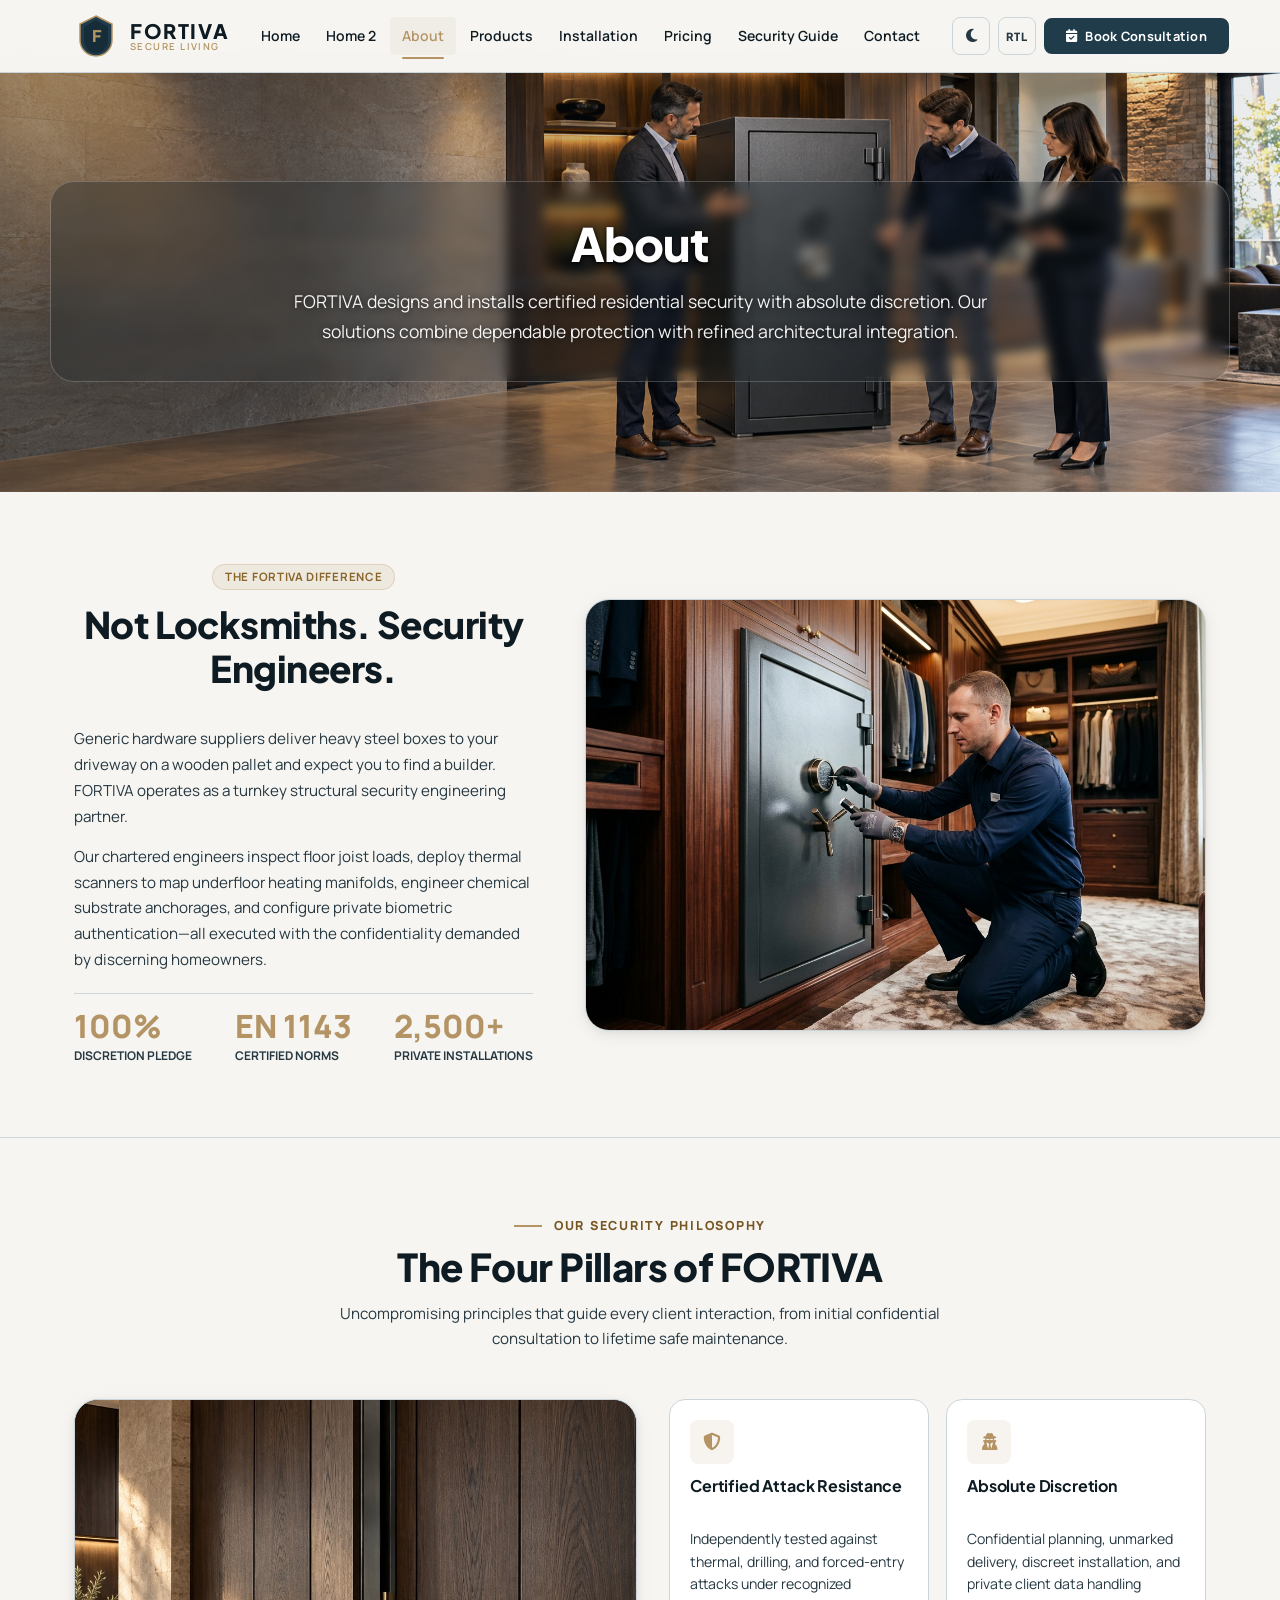
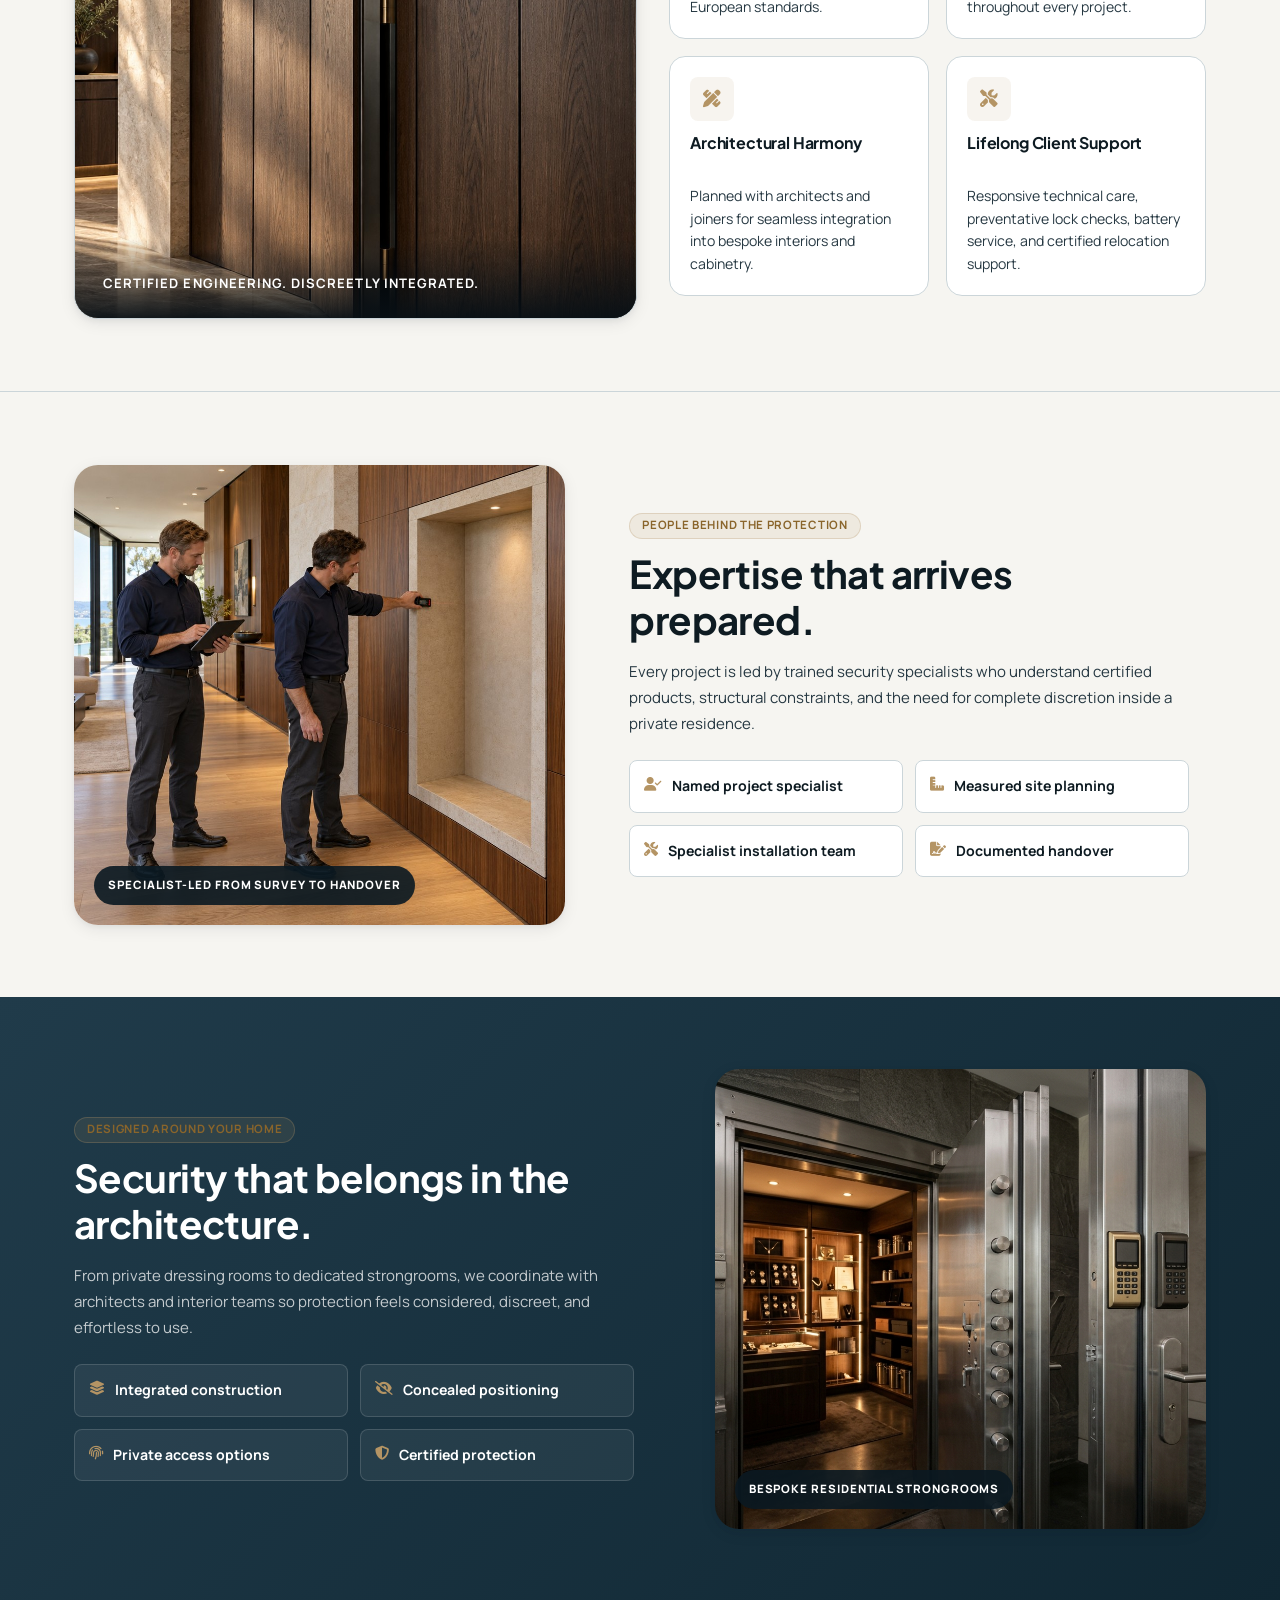
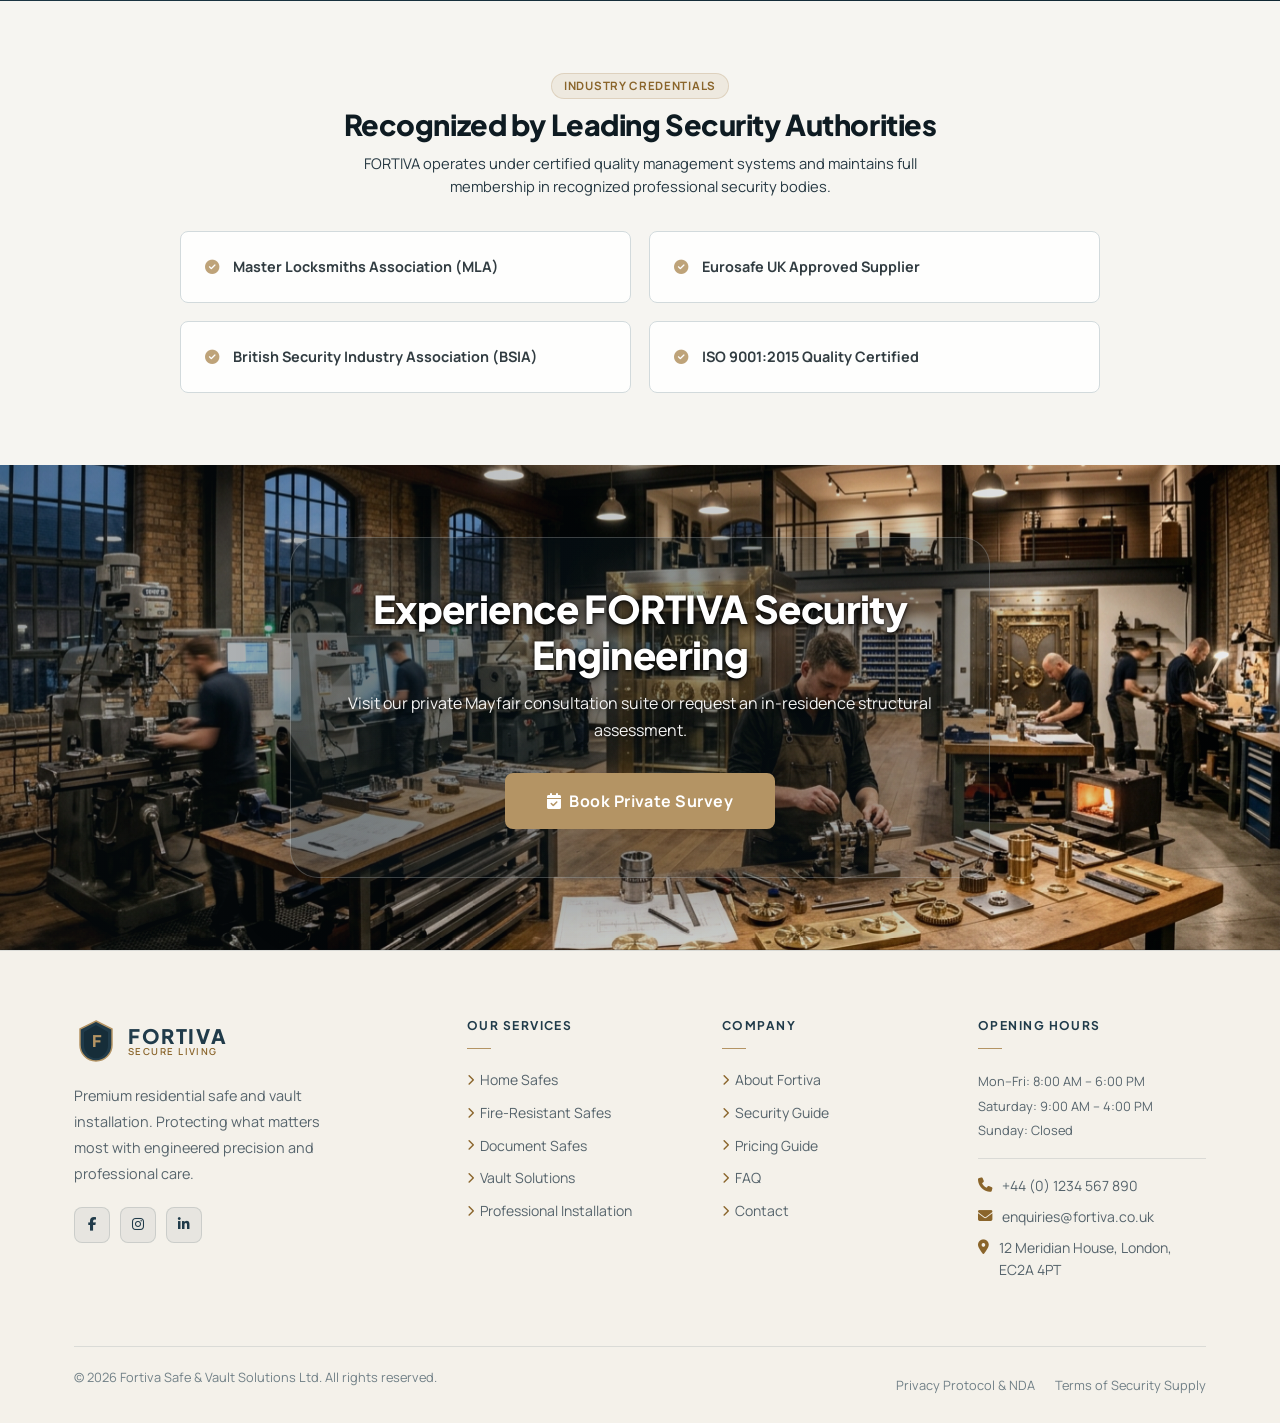
<file: about.html>
<!DOCTYPE html>
<html lang="en" dir="ltr" data-theme="light">
<head>
  <meta charset="UTF-8">
  <meta name="viewport" content="width=device-width, initial-scale=1.0">
    <link rel="icon" type="image/svg+xml" href="assets/images/favicon.svg">
  <link rel="icon" type="image/png" sizes="32x32" href="assets/images/favicon.png">
  <link rel="shortcut icon" href="favicon.ico">
  <title>About FORTIVA | Luxury Security Engineering &amp; Architectural Safes</title>
  <meta name="description" content="Discover FORTIVA's heritage in precision residential security engineering, client discretion protocols, master locksmith craftsmanship, and certified vault installations.">
  <link rel="preconnect" href="https://fonts.googleapis.com">
  <link rel="preconnect" href="https://fonts.gstatic.com" crossorigin>
  <link href="https://fonts.googleapis.com/css2?family=Manrope:wght@300;400;500;600;700;800&family=Plus+Jakarta+Sans:wght@300;400;500;600;700;800&display=swap" rel="stylesheet">
  <link rel="stylesheet" href="https://cdnjs.cloudflare.com/ajax/libs/font-awesome/6.5.1/css/all.min.css" crossorigin="anonymous">
  <link rel="stylesheet" href="https://cdn.jsdelivr.net/npm/bootstrap@5.3.3/dist/css/bootstrap.min.css">
  <link rel="stylesheet" href="css/main.css">
  <link rel="stylesheet" href="css/buttons.css">
  <link rel="stylesheet" href="css/header.css">
  <link rel="stylesheet" href="css/footer.css">
  <link rel="stylesheet" href="css/editorial.css">
  <link rel="stylesheet" href="css/forms.css">
  <link rel="stylesheet" href="css/dark-theme.css">
  <link rel="stylesheet" href="css/rtl.css">
  <link rel="stylesheet" href="css/desktop.css">
  <link rel="stylesheet" href="css/tablet.css">
  <link rel="stylesheet" href="css/mobile.css">
  <style>
    .about-hero {
      padding: calc(var(--space-2xl) + 20px) 0 var(--space-xl);
      background: var(--bg-page);
      border-bottom: 1px solid var(--border-color);
    }
    .pillar-card {
      background: var(--bg-card);
      border: 1px solid var(--border-color);
      border-radius: var(--radius-xl);
      padding: var(--space-xl);
      display: flex;
      flex-direction: column;
      gap: 12px;
      transition: all var(--transition-base);
    }
    [data-theme="dark"] .pillar-card {
      background: var(--dark-cards);
      border-color: var(--dark-border);
    }
    .pillar-card:hover {
      transform: translateY(-4px);
      box-shadow: var(--shadow-md);
      border-color: var(--brass);
    }
    .pillar-icon-box {
      width: 50px;
      height: 50px;
      border-radius: var(--radius-md);
      background: rgba(180,148,100,0.1);
      color: var(--brass);
      display: flex;
      align-items: center;
      justify-content: center;
      font-size: 1.4rem;
    }
    .about-pillars-layout { display:grid; grid-template-columns:minmax(0,1.05fr) minmax(0,1fr); gap:var(--space-xl); align-items:start; }
    .about-pillars-image { position:relative; width:100%; height:520px; min-height:0; margin:0; overflow:hidden; border:1px solid var(--border-color); border-radius:var(--radius-xl); box-shadow:var(--shadow-md); background:var(--slate-navy); }
    .about-pillars-image img { display:block; width:100%; height:100%; object-fit:cover; }
    .about-pillars-image figcaption { position:absolute; inset:auto 0 0; padding:34px 28px 24px; color:var(--white); font-size:.82rem; font-weight:700; letter-spacing:.08em; text-transform:uppercase; background:linear-gradient(to top,rgba(8,16,22,.94),transparent); }
    .about-pillars-grid { display:grid; grid-template-columns:repeat(2,minmax(0,1fr)); gap:var(--space-md); }
    .about-pillars-grid .pillar-card { padding:20px; border-radius:var(--radius-lg); }
    .about-pillars-grid .pillar-icon-box { width:44px; height:44px; font-size:1.1rem; }
    .about-pillars-grid .pillar-card h3 { min-height:2.5em; margin:0; font-size:1rem !important; }
    @media (max-width:991px) { .about-pillars-layout { grid-template-columns:1fr; } .about-pillars-image { height:380px; } }
    @media (max-width:640px) { .about-pillars-grid { grid-template-columns:1fr; } .about-pillars-image { height:280px; } .about-pillars-grid .pillar-card h3 { min-height:0; } }
    .about-story { display:grid; grid-template-columns:minmax(0,.92fr) minmax(0,1.08fr); gap:clamp(28px,5vw,72px); align-items:center; }
    .about-story--reverse { grid-template-columns:minmax(0,1.08fr) minmax(0,.92fr); }
    .about-story__media { position:relative; min-height:460px; margin:0; overflow:hidden; border-radius:var(--radius-xl); box-shadow:var(--shadow-md); }
    .about-story__media img { position:absolute; inset:0; width:100%; height:100%; object-fit:cover; }
    .about-difference-grid { grid-template-columns:minmax(0,.85fr) minmax(0,1.15fr); gap:clamp(28px,4vw,56px); }
    .about-difference-media { min-height:430px; border-radius:var(--radius-xl); overflow:hidden; border:1px solid var(--border-color); box-shadow:var(--shadow-md); }
    .about-difference-media img { width:100%; height:100%; min-height:430px; object-fit:cover; display:block; }
    .about-story__label { position:absolute; left:20px; bottom:20px; padding:10px 14px; border-radius:999px; background:rgba(10,25,34,.9); color:#fff; font-size:.72rem; font-weight:800; letter-spacing:.08em; text-transform:uppercase; }
    .about-story__content { max-width:560px; }
    .about-story__content h2 { margin:12px 0 16px; font-size:clamp(1.9rem,3vw,2.7rem); color:var(--text-heading); }
    .about-story__content p { margin:0 0 22px; color:var(--text-body); line-height:1.75; }
    .about-story__points { display:grid; grid-template-columns:repeat(2,minmax(0,1fr)); gap:12px; margin:0; padding:0; list-style:none; }
    .about-story__points li { display:flex; gap:10px; align-items:flex-start; padding:14px; border:1px solid var(--border-color); border-radius:var(--radius-md); background:var(--bg-card); color:var(--text-heading); font-size:.88rem; font-weight:700; }
    .about-story__points i { margin-top:2px; color:var(--brass); }
    .about-story-band { background:linear-gradient(135deg,var(--slate-navy),#102733); }
    .about-story-band .about-story__content h2,.about-story-band .about-story__content p { color:#fff; }
    .about-story-band .about-story__content p { color:rgba(255,255,255,.74); }
    .about-story-band .about-story__points li { border-color:rgba(255,255,255,.14); background:rgba(255,255,255,.06); color:#fff; }
    .about-difference-grid .stat-trio { display:flex; flex-wrap:wrap; justify-content:space-between; gap:16px; padding-top:16px; border-top:1px solid var(--border-color); }
    @media (max-width:860px) {
      .about-story,.about-story--reverse { grid-template-columns:1fr; }
      .about-story--reverse .about-story__media { order:0; }
      .about-story--reverse .about-story__content { order:1; }
      .about-story__media { min-height:360px; }
      .about-story__content { max-width:none; }
      .about-difference-grid { grid-template-columns:1fr; }
      .about-difference-media,.about-difference-media img { min-height:360px; }
      .about-difference-grid .stat-trio {
        display:flex !important;
        flex-direction:row !important;
        flex-wrap:wrap !important;
        justify-content:center !important;
        align-items:center !important;
        text-align:center !important;
        gap:16px 28px !important;
        margin-inline:auto !important;
        width:100% !important;
      }
      .about-difference-grid .stat-trio > div {
        display:flex !important;
        flex-direction:column !important;
        align-items:center !important;
        justify-content:center !important;
        text-align:center !important;
        flex:1 1 90px !important;
        max-width:150px !important;
      }
    }
    @media (max-width:520px) { .about-story__media { min-height:280px; } .about-story__points { grid-template-columns:1fr; } .about-difference-media,.about-difference-media img { min-height:280px; } }
  </style>
  <link rel="stylesheet" href="css/compact.css?v=20261029-2">
</head>
<body>
  <!-- Skip Link -->
  <a href="#main-content" class="skip-link">Skip to main content</a>

  <!-- ═══════════════════════════ HEADER ═══════════════════════════ -->
  <header class="site-header" role="banner">
    <div class="container">
      <div class="header-inner">
        <a href="index.html" class="header-logo" aria-label="FORTIVA — Home">
          <div class="logo-mark">
            <svg viewBox="0 0 44 44" fill="none" xmlns="http://www.w3.org/2000/svg" aria-hidden="true">
              <path d="M22 2L38 10V26C38 34.8 31 42 22 42C13 42 6 34.8 6 26V10L22 2Z" fill="#203B4A" stroke="#B49464" stroke-width="1.5"/>
              <path d="M22 6L34 13V26C34 33.2 28.6 39.2 22 39.2C15.4 39.2 10 33.2 10 26V13L22 6Z" fill="#162D39"/>
              <text x="22" y="28" text-anchor="middle" font-family="Plus Jakarta Sans,sans-serif" font-size="16" font-weight="800" fill="#B49464">F</text>
            </svg>
          </div>
          <div class="logo-text">
            <span class="logo-brand">Fortiva</span>
            <span class="logo-tagline">Secure Living</span>
          </div>
        </a>
        <nav class="header-nav" role="navigation" aria-label="Main navigation">
          <div class="nav-item"><a href="index.html" class="nav-link">Home</a></div>
          <div class="nav-item"><a href="home2.html" class="nav-link">Home 2</a></div>
          <div class="nav-item"><a href="about.html" class="nav-link active">About</a></div>
          <div class="nav-item"><a href="products.html" class="nav-link">Products</a></div>
          <div class="nav-item"><a href="installation.html" class="nav-link">Installation</a></div>
          <div class="nav-item"><a href="pricing.html" class="nav-link">Pricing</a></div>
          <div class="nav-item"><a href="security-guide.html" class="nav-link">Security Guide</a></div>

          <div class="nav-item"><a href="contact.html" class="nav-link">Contact</a></div>
        </nav>
        <div class="header-actions">
          <button class="toggle-btn" data-theme-toggle title="Toggle dark mode" aria-label="Toggle dark mode">
            <i class="fas fa-moon" aria-hidden="true"></i>
          </button>
          <button class="toggle-btn" data-rtl-toggle title="Toggle RTL/LTR" aria-label="Toggle text direction">
            <i class="fas fa-align-right" aria-hidden="true"></i>
          </button>
          <a href="book-consultation.html" class="btn btn-primary btn-sm" id="btn-book-consultation">
            <i class="fas fa-calendar-check" aria-hidden="true"></i> Book Consultation
          </a>
          <button class="mobile-toggle" id="mobile-toggle-btn" aria-label="Open menu" aria-expanded="false" aria-controls="mobile-menu">
            <span></span><span></span><span></span>
          </button>
        </div>
      </div>
    </div>
    <!-- Mobile Menu -->
    <nav class="mobile-menu" id="mobile-menu" role="navigation" aria-label="Mobile navigation">
      <div class="mobile-nav-links">
        <a href="index.html" class="mobile-nav-link">Home</a>
        <a href="home2.html" class="mobile-nav-link">Home 2</a>
        <a href="about.html" class="mobile-nav-link active">About</a>
        <a href="products.html" class="mobile-nav-link">Products</a>
        <a href="installation.html" class="mobile-nav-link">Installation</a>
        <a href="pricing.html" class="mobile-nav-link">Pricing Guide</a>
        <a href="security-guide.html" class="mobile-nav-link">Security Guide</a>

        <a href="contact.html" class="mobile-nav-link">Contact</a>
      </div>
      <div class="mobile-menu-footer">
        <a href="book-consultation.html" class="btn btn-primary btn-block"><i class="fas fa-calendar-check" aria-hidden="true"></i> Book Consultation</a>
      </div>
    </nav>
  </header>
  <div class="drawer-overlay" id="drawer-overlay"></div>

  <!-- ═══════════════════════════ MAIN CONTENT ═══════════════════════════ -->
  <main id="main-content">
    
    <!-- Hero -->
    <section class="about-hero page-image-banner" style="--page-image:url('../assets/images/cta/about.png');">
      <div class="container text-center">
        <div style="max-width: 780px; margin: 0 auto; text-align: center;">
          <h1 style="font-size:clamp(2.2rem, 3.6vw, 3.2rem); font-weight:800; color:var(--text-heading); margin-bottom:16px;">
            About
          </h1>
          <p style="color:var(--text-body); font-size:1.1rem; line-height:1.7; margin:0 auto;">
            FORTIVA designs and installs certified residential security with absolute discretion. Our solutions combine dependable protection with refined architectural integration.
          </p>
        </div>
      </div>
    </section>

    <!-- Narrative & Imagery Section -->
    <section class="section">
      <div class="container">
        
        <div class="editorial-split-grid about-difference-grid" style="align-items:center;">
          <div>
            <div class="section-header" style="text-align: center; margin-bottom: 20px;">
              <span class="badge badge-brass" style="margin-bottom:12px;">The FORTIVA Difference</span>
              <h2 style="font-size:clamp(1.8rem, 3vw, 2.3rem); font-weight:800; color:var(--text-heading); margin-bottom:16px;">
                Not Locksmiths. Security Engineers.
              </h2>
            </div>
            <p style="color:var(--text-body); font-size:0.95rem; line-height:1.7; margin-bottom:14px;">
              Generic hardware suppliers deliver heavy steel boxes to your driveway on a wooden pallet and expect you to find a builder. FORTIVA operates as a turnkey structural security engineering partner.
            </p>
            <p style="color:var(--text-body); font-size:0.95rem; line-height:1.7; margin-bottom:20px;">
              Our chartered engineers inspect floor joist loads, deploy thermal scanners to map underfloor heating manifolds, engineer chemical substrate anchorages, and configure private biometric authentication—all executed with the confidentiality demanded by discerning homeowners.
            </p>
            <div class="stat-trio">
              <div>
                <div style="font-size:2rem; font-weight:800; color:var(--brass); line-height:1;">100%</div>
                <div style="font-size:0.75rem; color:var(--text-body); text-transform:uppercase; font-weight:700; margin-top:4px;">Discretion Pledge</div>
              </div>
              <div>
                <div style="font-size:2rem; font-weight:800; color:var(--brass); line-height:1;">EN 1143</div>
                <div style="font-size:0.75rem; color:var(--text-body); text-transform:uppercase; font-weight:700; margin-top:4px;">Certified Norms</div>
              </div>
              <div>
                <div style="font-size:2rem; font-weight:800; color:var(--brass); line-height:1;">2,500+</div>
                <div style="font-size:0.75rem; color:var(--text-body); text-transform:uppercase; font-weight:700; margin-top:4px;">Private Installations</div>
              </div>
            </div>
          </div>

          <div class="about-difference-media">
            <img src="assets/images/hero/hero-about.jpg" alt="FORTIVA Security Engineering Consultation Suite" style="width:100%; height:100%; object-fit:cover; display:block;">
          </div>
        </div>

      </div>
    </section>

    <!-- 4 Foundational Pillars -->
    <section class="section" style="background:var(--ivory); border-top:1px solid var(--border-color); border-bottom:1px solid var(--border-color);">
      <div class="container">
        
        <div class="text-center" style="max-width:680px; margin:0 auto var(--space-2xl);">
          <div class="hero-eyebrow">
            <span class="hero-eyebrow-line"></span>
            <span class="hero-eyebrow-text">Our Security Philosophy</span>
          </div>
          <h2 style="font-size:clamp(1.8rem, 3vw, 2.4rem); font-weight:800; color:var(--text-heading); margin-bottom:12px;">
            The Four Pillars of FORTIVA
          </h2>
          <p style="color:var(--text-body); font-size:0.95rem;">
            Uncompromising principles that guide every client interaction, from initial confidential consultation to lifetime safe maintenance.
          </p>
        </div>

        <div class="about-pillars-layout">
          <figure class="about-pillars-image">
            <img src="assets/images/pages/FORTIVA-Four-Pillars-Invisible-Protection.jpg" alt="Close view of certified composite safe barrier engineering" loading="lazy">
            <figcaption>Certified engineering. Discreetly integrated.</figcaption>
          </figure>
          <div class="about-pillars-grid">
          
          <div class="pillar-card">
            <div class="pillar-icon-box"><i class="fas fa-shield-alt"></i></div>
            <h3 style="font-size:1.15rem; font-weight:700; color:var(--text-heading);">Certified Attack Resistance</h3>
            <p style="font-size:0.88rem; color:var(--text-body); line-height:1.6; margin:0;">
              Independently tested against thermal, drilling, and forced-entry attacks under recognized European standards.
            </p>
          </div>

          <div class="pillar-card">
            <div class="pillar-icon-box"><i class="fas fa-user-secret"></i></div>
            <h3 style="font-size:1.15rem; font-weight:700; color:var(--text-heading);">Absolute Discretion</h3>
            <p style="font-size:0.88rem; color:var(--text-body); line-height:1.6; margin:0;">
              Confidential planning, unmarked delivery, discreet installation, and private client data handling throughout every project.
            </p>
          </div>

          <div class="pillar-card">
            <div class="pillar-icon-box"><i class="fas fa-pencil-ruler"></i></div>
            <h3 style="font-size:1.15rem; font-weight:700; color:var(--text-heading);">Architectural Harmony</h3>
            <p style="font-size:0.88rem; color:var(--text-body); line-height:1.6; margin:0;">
              Planned with architects and joiners for seamless integration into bespoke interiors and cabinetry.
            </p>
          </div>

          <div class="pillar-card">
            <div class="pillar-icon-box"><i class="fas fa-tools"></i></div>
            <h3 style="font-size:1.15rem; font-weight:700; color:var(--text-heading);">Lifelong Client Support</h3>
            <p style="font-size:0.88rem; color:var(--text-body); line-height:1.6; margin:0;">
              Responsive technical care, preventative lock checks, battery service, and certified relocation support.
            </p>
          </div>

          </div>
        </div>

      </div>
    </section>

    <!-- Specialist Team -->
    <section class="section">
      <div class="container about-story">
        <figure class="about-story__media">
          <img src="assets/images/pages/FORTIVA-People-Behind-the-Protection.jpg" alt="FORTIVA master technician inspecting a security installation" loading="lazy">
          <figcaption class="about-story__label">Specialist-led from survey to handover</figcaption>
        </figure>
        <div class="about-story__content">
          <span class="badge badge-brass">People Behind the Protection</span>
          <h2>Expertise that arrives prepared.</h2>
          <p>Every project is led by trained security specialists who understand certified products, structural constraints, and the need for complete discretion inside a private residence.</p>
          <ul class="about-story__points">
            <li><i class="fas fa-user-check" aria-hidden="true"></i><span>Named project specialist</span></li>
            <li><i class="fas fa-ruler-combined" aria-hidden="true"></i><span>Measured site planning</span></li>
            <li><i class="fas fa-tools" aria-hidden="true"></i><span>Specialist installation team</span></li>
            <li><i class="fas fa-file-signature" aria-hidden="true"></i><span>Documented handover</span></li>
          </ul>
        </div>
      </div>
    </section>

    <!-- Bespoke Integration -->
    <section class="section about-story-band">
      <div class="container about-story about-story--reverse">
        <div class="about-story__content">
          <span class="badge badge-brass">Designed Around Your Home</span>
          <h2>Security that belongs in the architecture.</h2>
          <p>From private dressing rooms to dedicated strongrooms, we coordinate with architects and interior teams so protection feels considered, discreet, and effortless to use.</p>
          <ul class="about-story__points">
            <li><i class="fas fa-layer-group" aria-hidden="true"></i><span>Integrated construction</span></li>
            <li><i class="fas fa-eye-slash" aria-hidden="true"></i><span>Concealed positioning</span></li>
            <li><i class="fas fa-fingerprint" aria-hidden="true"></i><span>Private access options</span></li>
            <li><i class="fas fa-shield-alt" aria-hidden="true"></i><span>Certified protection</span></li>
          </ul>
        </div>
        <figure class="about-story__media">
          <img src="assets/images/vaults/vault-citadel.jpg" alt="Bespoke residential strongroom integrated into a refined interior" loading="lazy">
          <figcaption class="about-story__label">Bespoke residential strongrooms</figcaption>
        </figure>
      </div>
    </section>

    <!-- Industry Certifications & Affiliations -->
    <section class="section">
      <div class="container text-center">
        
        <div style="max-width:640px; margin:0 auto var(--space-xl);">
          <div class="badge badge-brass" style="margin-bottom:8px;">Industry Credentials</div>
          <h2 style="font-size:1.8rem; font-weight:800; color:var(--text-heading); margin-bottom:10px;">
            Recognized by Leading Security Authorities
          </h2>
          <p style="color:var(--text-body); font-size:0.92rem; margin:0;">
            FORTIVA operates under certified quality management systems and maintains full membership in recognized professional security bodies.
          </p>
        </div>

        <div class="credential-grid">
          <div class="credential-card">
            <i class="fas fa-check-circle" style="color:var(--brass); margin-right:6px;"></i> Master Locksmiths Association (MLA)
          </div>
          <div class="credential-card">
            <i class="fas fa-check-circle" style="color:var(--brass); margin-right:6px;"></i> Eurosafe UK Approved Supplier
          </div>
          <div class="credential-card">
            <i class="fas fa-check-circle" style="color:var(--brass); margin-right:6px;"></i> British Security Industry Association (BSIA)
          </div>
          <div class="credential-card">
            <i class="fas fa-check-circle" style="color:var(--brass); margin-right:6px;"></i> ISO 9001:2015 Quality Certified
          </div>
        </div>

      </div>
    </section>

    <!-- Consultation CTA -->
    <section class="section page-image-cta" style="--page-image:url('../assets/images/cta/cta-about.jpg');">
      <div class="container text-center">
        <div style="max-width:700px; margin:0 auto;">
          <h2 style="color:var(--white); font-size:clamp(1.8rem, 3vw, 2.4rem); font-weight:800; margin-bottom:12px;">
            Experience FORTIVA Security Engineering
          </h2>
          <p style="color:rgba(255,255,255,0.8); font-size:1rem; line-height:1.7; margin-bottom:28px;">
            Visit our private Mayfair consultation suite or request an in-residence structural assessment.
          </p>
          <a href="book-consultation.html" class="btn btn-primary btn-lg">
            <i class="fas fa-calendar-check"></i> Book Private Survey
          </a>
        </div>
      </div>
    </section>

  </main>

  <!-- ═══════════════════════════ FOOTER ═══════════════════════════ -->
  <footer class="site-footer" role="contentinfo">
    <div class="container">
      <div class="footer-grid">
        <div class="footer-brand">
          <a href="index.html" class="header-logo" aria-label="FORTIVA — Home" style="margin-bottom:16px;display:inline-flex;">
            <div class="logo-mark">
              <svg viewBox="0 0 44 44" fill="none" xmlns="http://www.w3.org/2000/svg" aria-hidden="true">
                <path d="M22 2L38 10V26C38 34.8 31 42 22 42C13 42 6 34.8 6 26V10L22 2Z" fill="#203B4A" stroke="#B49464" stroke-width="1.5"/>
                <path d="M22 6L34 13V26C34 33.2 28.6 39.2 22 39.2C15.4 39.2 10 33.2 10 26V13L22 6Z" fill="#162D39"/>
                <text x="22" y="28" text-anchor="middle" font-family="Plus Jakarta Sans,sans-serif" font-size="16" font-weight="800" fill="#B49464">F</text>
              </svg>
            </div>
            <div class="logo-text">
              <span class="logo-brand">Fortiva</span>
              <span class="logo-tagline">Secure Living</span>
            </div>
          </a>
          <p class="footer-brand-desc">Premium residential safe and vault installation. Protecting what matters most with engineered precision and professional care.</p>
          <ul class="footer-contact-list">
            <li class="footer-contact-item"><i class="fas fa-phone" aria-hidden="true"></i><a href="tel:+441234567890">+44 (0) 1234 567 890</a></li>
            <li class="footer-contact-item"><i class="fas fa-envelope" aria-hidden="true"></i><a href="mailto:enquiries@fortiva.co.uk">enquiries@fortiva.co.uk</a></li>
            <li class="footer-contact-item"><i class="fas fa-map-marker-alt" aria-hidden="true"></i><span>12 Meridian House, London, EC2A 4PT</span></li>
          </ul>
        </div>
        <div>
          <h3 class="footer-col-title">Our Safes</h3>
          <ul class="footer-nav-list">
            <li><a href="products.html"><i class="fas fa-chevron-right" aria-hidden="true"></i> Eurograde Safes</a></li>
            <li><a href="products.html"><i class="fas fa-chevron-right" aria-hidden="true"></i> Fire-Resistant Cabinets</a></li>
            <li><a href="products.html"><i class="fas fa-chevron-right" aria-hidden="true"></i> Bespoke Jewelry Safes</a></li>
            <li><a href="products.html"><i class="fas fa-chevron-right" aria-hidden="true"></i> Concealed Wall Safes</a></li>
            <li><a href="service-details.html"><i class="fas fa-chevron-right" aria-hidden="true"></i> Residential Vault Doors</a></li>
          </ul>
        </div>
        <div>
          <h3 class="footer-col-title">Company</h3>
          <ul class="footer-nav-list">
            <li><a href="about.html"><i class="fas fa-chevron-right" aria-hidden="true"></i> About Fortiva</a></li>
            <li><a href="home2.html"><i class="fas fa-chevron-right" aria-hidden="true"></i> Home 2</a></li>
            <li><a href="installation.html"><i class="fas fa-chevron-right" aria-hidden="true"></i> Installation Engineering</a></li>
            <li><a href="security-guide.html"><i class="fas fa-chevron-right" aria-hidden="true"></i> Security Ratings Guide</a></li>
            <li><a href="pricing.html"><i class="fas fa-chevron-right" aria-hidden="true"></i> Pricing &amp; Transparency</a></li>
            <li><a href="book-consultation.html"><i class="fas fa-chevron-right" aria-hidden="true"></i> Private Consultation</a></li>
          </ul>
        </div>
        <div>
          <h3 class="footer-col-title">Opening Hours</h3>
          <p style="font-size:0.8rem;color:rgba(255,255,255,0.5);line-height:1.9;margin:0;">
            Monday – Friday: 8:00 AM – 6:00 PM<br>
            Saturday: 9:00 AM – 4:00 PM<br>
            Sunday: Private Appointments Only<br>
            24/7 Rapid Emergency Response
          </p>
        </div>
      </div>
      <div class="footer-bottom">
        <p class="footer-copy">&copy; 2026 Fortiva Safe &amp; Vault Solutions Ltd. All rights reserved.</p>
        <nav class="footer-legal">
          <a href="#">Privacy Protocol &amp; NDA</a>
          <a href="#">Terms of Security Supply</a>
        </nav>
      </div>
    </div>
  </footer>

  <!-- Scripts -->
  <script src="https://cdn.jsdelivr.net/npm/bootstrap@5.3.3/dist/js/bootstrap.bundle.min.js"></script>
  <script src="js/main.js"></script>
</body>
</html>
</file>
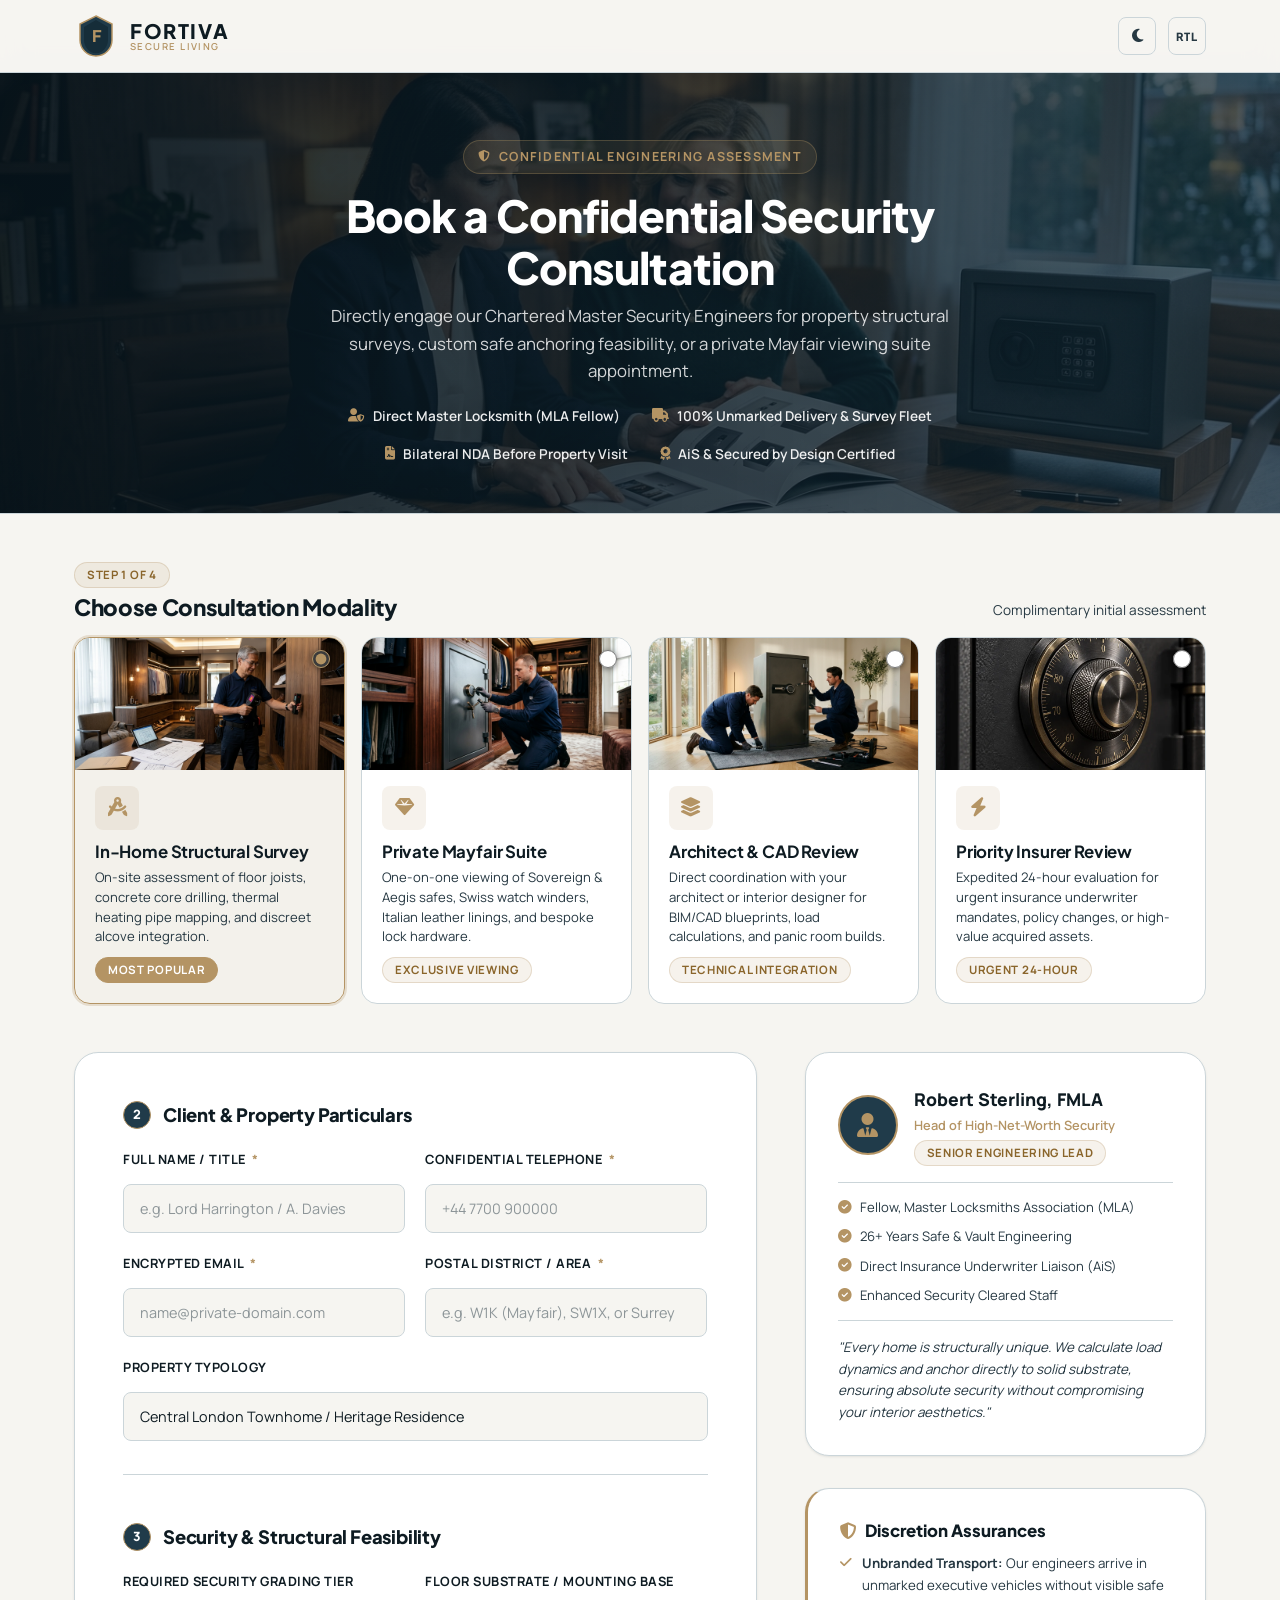
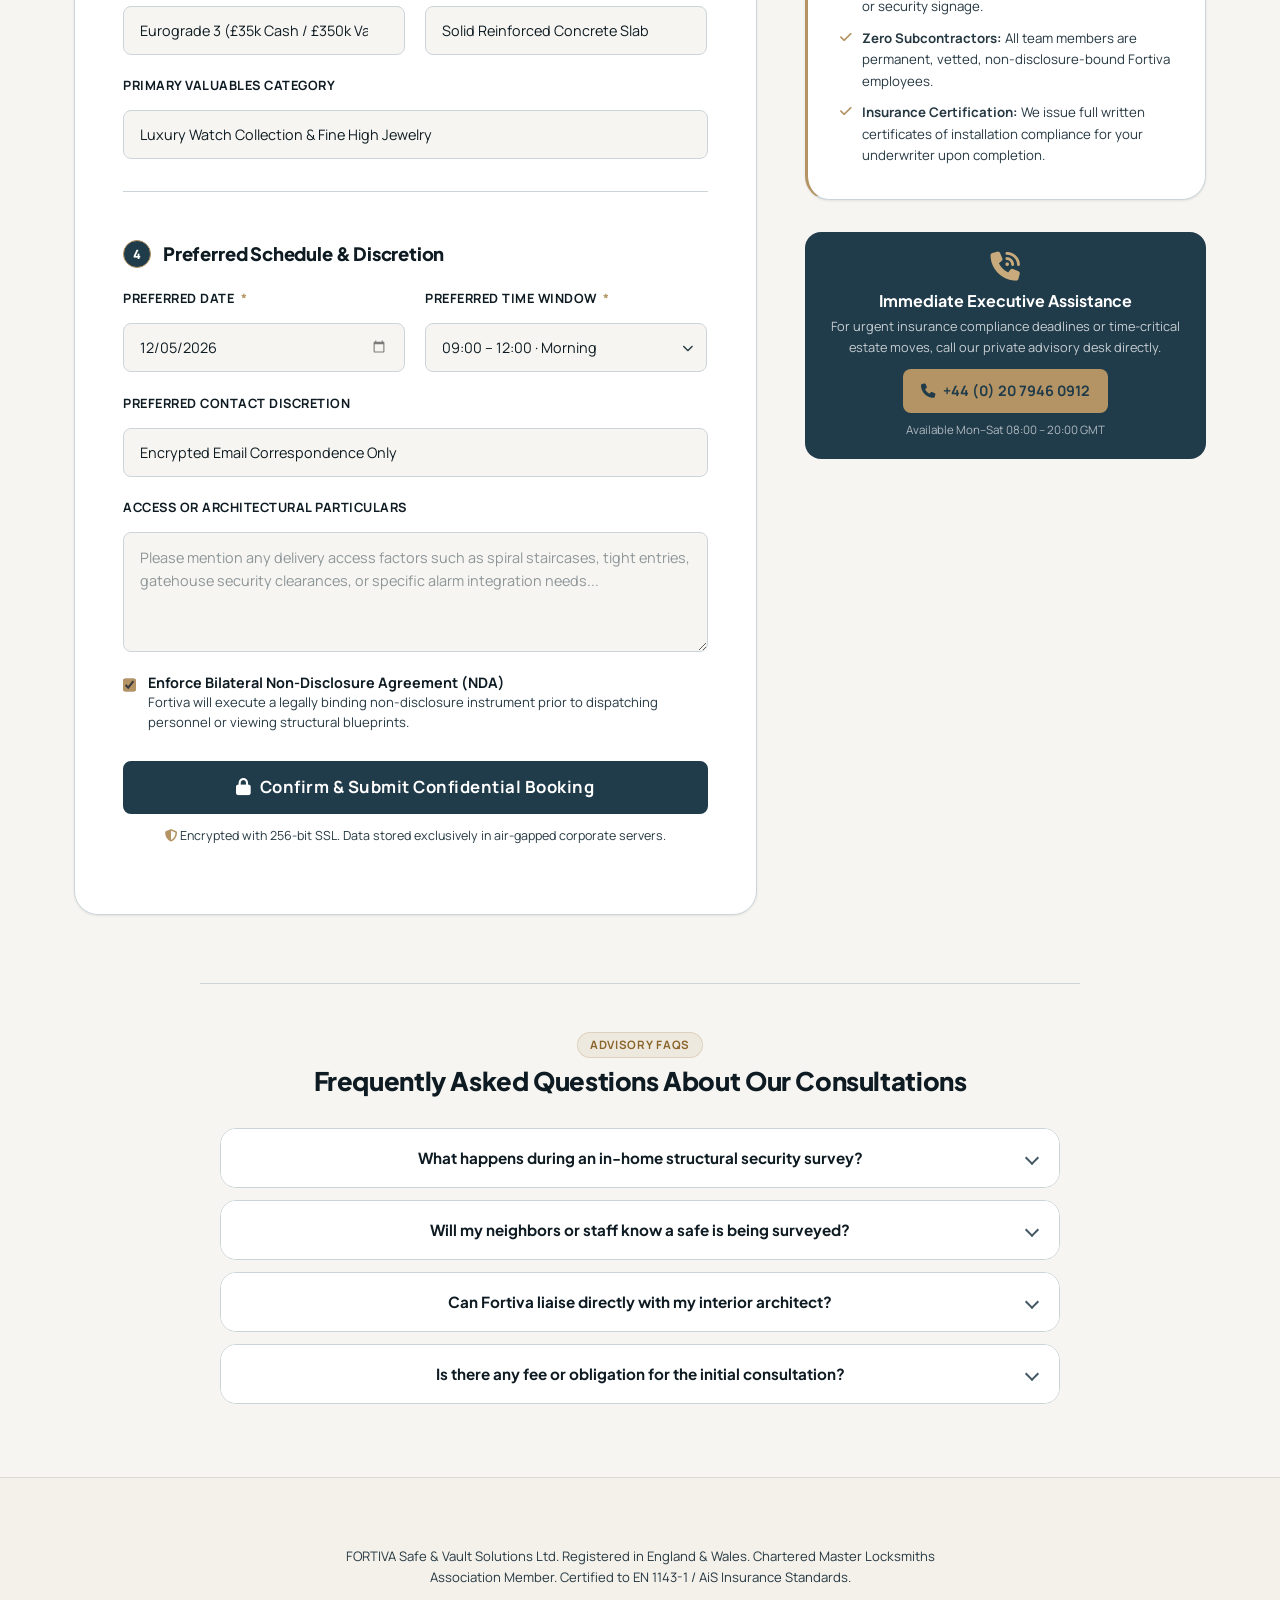
<file: book-consultation.html>
﻿<!DOCTYPE html>
<html lang="en" dir="ltr" data-theme="light">
<head>
  <meta charset="UTF-8">
  <meta name="viewport" content="width=device-width, initial-scale=1.0">
    <link rel="icon" type="image/svg+xml" href="assets/images/favicon.svg">
  <link rel="icon" type="image/png" sizes="32x32" href="assets/images/favicon.png">
  <link rel="shortcut icon" href="favicon.ico">
  <title>Book Confidential Consultation | FORTIVA Safe &amp; Vault Solutions</title>
  <meta name="description" content="Schedule a confidential in-home structural security survey, private Mayfair showroom appointment, or architectural CAD consultation with FORTIVA's senior security director.">
  <link rel="preconnect" href="https://fonts.googleapis.com">
  <link rel="preconnect" href="https://fonts.gstatic.com" crossorigin>
  <link href="https://fonts.googleapis.com/css2?family=Manrope:wght@300;400;500;600;700;800&family=Plus+Jakarta+Sans:wght@300;400;500;600;700;800&display=swap" rel="stylesheet">
  <link rel="stylesheet" href="https://cdnjs.cloudflare.com/ajax/libs/font-awesome/6.5.1/css/all.min.css" crossorigin="anonymous">
  <link rel="stylesheet" href="https://cdn.jsdelivr.net/npm/bootstrap@5.3.3/dist/css/bootstrap.min.css">
  <link rel="stylesheet" href="css/main.css">
  <link rel="stylesheet" href="css/buttons.css">
  <link rel="stylesheet" href="css/header.css">
  <link rel="stylesheet" href="css/footer.css">
  <link rel="stylesheet" href="css/editorial.css">
  <link rel="stylesheet" href="css/forms.css">
  <link rel="stylesheet" href="css/consultation.css">
  <link rel="stylesheet" href="css/dark-theme.css">
  <link rel="stylesheet" href="css/rtl.css">
  <link rel="stylesheet" href="css/desktop.css">
  <link rel="stylesheet" href="css/tablet.css">
  <link rel="stylesheet" href="css/mobile.css">
  <link rel="stylesheet" href="css/compact.css?v=20261029-2">
</head>
<body class="booking-page">
  <!-- Skip Link -->
  <a href="#main-content" class="skip-link">Skip to main content</a>

  <!-- ═══════════════════════════ MINIMAL DISTRACTION-FREE HEADER ═══════════════════════════ -->
  <!-- Note: No menu names, only Logo + Theme Icon + RTL Icon -->
  <header class="site-header site-header--minimal" role="banner">
    <div class="container">
      <div class="header-inner">
        <a href="index.html" class="header-logo" aria-label="FORTIVA — Return to Home">
          <div class="logo-mark">
            <svg viewBox="0 0 44 44" fill="none" xmlns="http://www.w3.org/2000/svg" aria-hidden="true">
              <path d="M22 2L38 10V26C38 34.8 31 42 22 42C13 42 6 34.8 6 26V10L22 2Z" fill="#203B4A" stroke="#B49464" stroke-width="1.5"/>
              <path d="M22 6L34 13V26C34 33.2 28.6 39.2 22 39.2C15.4 39.2 10 33.2 10 26V13L22 6Z" fill="#162D39"/>
              <text x="22" y="28" text-anchor="middle" font-family="Plus Jakarta Sans,sans-serif" font-size="16" font-weight="800" fill="#B49464">F</text>
            </svg>
          </div>
          <div class="logo-text">
            <span class="logo-brand">Fortiva</span>
            <span class="logo-tagline">Secure Living</span>
          </div>
        </a>

        <!-- ONLY RTL and Theme toggle icons as requested -->
        <div class="header-actions">
          <button class="toggle-btn" data-theme-toggle title="Toggle dark mode" aria-label="Toggle dark mode">
            <i class="fas fa-moon" aria-hidden="true"></i>
          </button>
          <button class="toggle-btn" data-rtl-toggle title="Toggle RTL/LTR" aria-label="Toggle text direction">
            <i class="fas fa-align-right" aria-hidden="true"></i>
          </button>
        </div>
      </div>
    </div>
  </header>

  <!-- ═══════════════════════════ MAIN CONTENT ═══════════════════════════ -->
  <main id="main-content" class="booking-page-wrap">
    
    <!-- Hero Banner -->
    <section class="booking-hero">
      <div class="container">
        <div class="booking-hero-inner">
          <div class="booking-hero-badge">
            <i class="fas fa-shield-halved" aria-hidden="true"></i>
            Confidential Engineering Assessment
          </div>
          <h1 class="booking-hero-title">
            Book a Confidential Security Consultation
          </h1>
          <p class="booking-hero-desc">
            Directly engage our Chartered Master Security Engineers for property structural surveys, custom safe anchoring feasibility, or a private Mayfair viewing suite appointment.
          </p>

          <div class="booking-trust-strip">
            <div class="booking-trust-item">
              <i class="fas fa-user-shield" aria-hidden="true"></i>
              <span>Direct Master Locksmith (MLA Fellow)</span>
            </div>
            <div class="booking-trust-item">
              <i class="fas fa-truck" aria-hidden="true"></i>
              <span>100% Unmarked Delivery &amp; Survey Fleet</span>
            </div>
            <div class="booking-trust-item">
              <i class="fas fa-file-contract" aria-hidden="true"></i>
              <span>Bilateral NDA Before Property Visit</span>
            </div>
            <div class="booking-trust-item">
              <i class="fas fa-award" aria-hidden="true"></i>
              <span>AiS &amp; Secured by Design Certified</span>
            </div>
          </div>
        </div>
      </div>
    </section>

    <!-- Main Booking Section -->
    <section class="section" style="padding-top: var(--space-2xl);">
      <div class="container">
        
        <!-- Step 1: Select Consultation Format Cards -->
        <div class="consult-types-wrap" style="margin-bottom: var(--space-xl);">
          <div class="consult-types-heading" style="display:flex; justify-content:space-between; align-items:flex-end; margin-bottom:16px;">
            <div class="consult-types-heading__title">
              <span class="badge badge-brass" style="margin-bottom:6px;">Step 1 of 4</span>
              <h2 style="font-size:1.4rem; font-weight:800; color:var(--text-heading); margin:0;">
                Choose Consultation Modality
              </h2>
            </div>
            <span class="consult-types-heading__note" style="font-size:0.85rem; color:var(--text-body);">Complimentary initial assessment</span>
          </div>

          <div class="consult-types-grid" id="consult-types-container" role="radiogroup" aria-label="Consultation Format">
            
            <!-- Type 1: In-Home Survey -->
            <label class="consult-type-card selected" for="type-survey">
              <input type="radio" name="consult_type_select" id="type-survey" value="in-home-survey" class="consult-type-radio" checked>
              <img class="consult-type-image" src="assets/images/installation/structural-survey.jpg" alt="Engineer carrying out a residential structural survey" loading="lazy">
              <div class="consult-type-icon">
                <i class="fas fa-compass-drafting" aria-hidden="true"></i>
              </div>
              <h3>In-Home Structural Survey</h3>
              <p>On-site assessment of floor joists, concrete core drilling, thermal heating pipe mapping, and discreet alcove integration.</p>
              <span class="consult-type-badge">Most Popular</span>
            </label>

            <!-- Type 2: Mayfair Showroom -->
            <label class="consult-type-card" for="type-showroom">
              <input type="radio" name="consult_type_select" id="type-showroom" value="mayfair-showroom" class="consult-type-radio">
              <img class="consult-type-image" src="assets/images/interiors/dressing-room-safe.jpg" alt="Discreet safe displayed in a private dressing suite" loading="lazy">
              <div class="consult-type-icon">
                <i class="fas fa-gem" aria-hidden="true"></i>
              </div>
              <h3>Private Mayfair Suite</h3>
              <p>One-on-one viewing of Sovereign &amp; Aegis safes, Swiss watch winders, Italian leather linings, and bespoke lock hardware.</p>
              <span class="consult-type-badge">Exclusive Viewing</span>
            </label>

            <!-- Type 3: Architectural CAD Review -->
            <label class="consult-type-card" for="type-architectural">
              <input type="radio" name="consult_type_select" id="type-architectural" value="architectural-cad" class="consult-type-radio">
              <img class="consult-type-image" src="assets/images/installation/chemical-anchoring.jpg" alt="Precision anchoring work for a bespoke safe installation" loading="lazy">
              <div class="consult-type-icon">
                <i class="fas fa-layer-group" aria-hidden="true"></i>
              </div>
              <h3>Architect &amp; CAD Review</h3>
              <p>Direct coordination with your architect or interior designer for BIM/CAD blueprints, load calculations, and panic room builds.</p>
              <span class="consult-type-badge">Technical Integration</span>
            </label>

            <!-- Type 4: Emergency Upgrade -->
            <label class="consult-type-card" for="type-emergency">
              <input type="radio" name="consult_type_select" id="type-emergency" value="emergency-upgrade" class="consult-type-radio">
              <img class="consult-type-image" src="assets/images/security/lock-mechanical-v2.webp" alt="Certified mechanical safe lock prepared for insurer review" loading="lazy">
              <div class="consult-type-icon">
                <i class="fas fa-bolt" aria-hidden="true"></i>
              </div>
              <h3>Priority Insurer Review</h3>
              <p>Expedited 24-hour evaluation for urgent insurance underwriter mandates, policy changes, or high-value acquired assets.</p>
              <span class="consult-type-badge">Urgent 24-Hour</span>
            </label>

          </div>
        </div>

        <!-- 2-Column Content Layout: Form + Advisor Sidebar -->
        <div class="booking-content-layout">
          
          <!-- Left Column: The Comprehensive Booking Form -->
          <div class="booking-form-panel">
            
            <form id="consultation-booking-form" action="consultation-confirmation.html" method="GET">
              <!-- Hidden synced consultation format field -->
              <input type="hidden" name="consultation_type" id="selected-consult-type" value="in-home-survey">

              <!-- Step 2: Client & Property Particulars -->
              <div class="booking-form-step">
                <div class="step-heading">
                  <div class="step-num">2</div>
                  <h3 class="step-title">Client &amp; Property Particulars</h3>
                </div>

                <div class="form-grid">
                  <div class="form-group">
                    <label for="book-name" class="form-label">Full Name / Title <span class="req">*</span></label>
                    <input type="text" id="book-name" name="name" class="form-control" placeholder="e.g. Lord Harrington / A. Davies" required>
                  </div>
                  <div class="form-group">
                    <label for="book-phone" class="form-label">Confidential Telephone <span class="req">*</span></label>
                    <input type="tel" id="book-phone" name="phone" class="form-control" dir="ltr" inputmode="tel" autocomplete="tel" placeholder="+44 7700 900000" required>
                  </div>
                  <div class="form-group">
                    <label for="book-email" class="form-label">Encrypted Email <span class="req">*</span></label>
                    <input type="email" id="book-email" name="email" class="form-control" placeholder="name@private-domain.com" required>
                  </div>
                  <div class="form-group">
                    <label for="book-postcode" class="form-label">Postal District / Area <span class="req">*</span></label>
                    <input type="text" id="book-postcode" name="postcode" class="form-control" placeholder="e.g. W1K (Mayfair), SW1X, or Surrey" required>
                  </div>
                  <div class="form-group form-col-full">
                    <label for="book-property" class="form-label">Property Typology</label>
                    <select id="book-property" name="property_type" class="form-control form-select">
                      <option value="london-townhome">Central London Townhome / Heritage Residence</option>
                      <option value="country-estate">Rural Country Manor / Private Estate</option>
                      <option value="penthouse">Modern Penthouse / High-Rise Residence</option>
                      <option value="architectural-build">Architectural New Build (Under Construction)</option>
                      <option value="commercial-office">Private Family Office / Corporate Headquarters</option>
                    </select>
                  </div>
                </div>
              </div>

              <!-- Step 3: Security & Structural Requirements -->
              <div class="booking-form-step">
                <div class="step-heading">
                  <div class="step-num">3</div>
                  <h3 class="step-title">Security &amp; Structural Feasibility</h3>
                </div>

                <div class="form-grid">
                  <div class="form-group">
                    <label for="book-eurograde" class="form-label">Required Security Grading Tier</label>
                    <select id="book-eurograde" name="eurograde_tier" class="form-control form-select">
                      <option value="undecided">Require Technical Guidance / In-Home Assessment</option>
                      <option value="grade-1">Eurograde 1 (£10k Cash / £100k Valuables)</option>
                      <option value="grade-2">Eurograde 2 (£17.5k Cash / £175k Valuables)</option>
                      <option value="grade-3" selected>Eurograde 3 (£35k Cash / £350k Valuables) — Sovereign</option>
                      <option value="grade-4">Eurograde 4 (£60k Cash / £600k Valuables)</option>
                      <option value="grade-5">Eurograde 5 (£100k Cash / £1,000,000+ Valuables)</option>
                      <option value="vault-room">Custom Modular Strongroom / Panic Door</option>
                    </select>
                  </div>

                  <div class="form-group">
                    <label for="book-substrate" class="form-label">Floor Substrate / Mounting Base</label>
                    <select id="book-substrate" name="floor_substrate" class="form-control form-select">
                      <option value="concrete-slab">Solid Reinforced Concrete Slab</option>
                      <option value="timber-joists">Suspended Timber Joists / Floorboards</option>
                      <option value="stone-screed">Natural Stone / Screed with Underfloor Heating</option>
                      <option value="reinforced-wall">Heavy Masonry / Brick Wall Anchoring</option>
                      <option value="unknown">Uncertain (Survey Required)</option>
                    </select>
                  </div>

                  <div class="form-group form-col-full">
                    <label for="book-valuables" class="form-label">Primary Valuables Category</label>
                    <select id="book-valuables" name="valuables_type" class="form-control form-select">
                      <option value="horology-jewelry">Luxury Watch Collection &amp; Fine High Jewelry</option>
                      <option value="bullion-cash">Gold Bullion, Precious Metals &amp; Currency Reserves</option>
                      <option value="deeds-art">Family Deeds, Rare Documents &amp; Fine Art</option>
                      <option value="mixed-portfolio">Comprehensive Multi-Category Asset Portfolio</option>
                    </select>
                  </div>
                </div>
              </div>

              <!-- Step 4: Schedule & Discretion Protocol -->
              <div class="booking-form-step">
                <div class="step-heading">
                  <div class="step-num">4</div>
                  <h3 class="step-title">Preferred Schedule &amp; Discretion</h3>
                </div>

                <div class="form-grid">
                  <div class="form-group">
                    <label for="book-date" class="form-label">Preferred Date <span class="req">*</span></label>
                    <input type="date" id="book-date" name="preferred_date" class="form-control" required>
                  </div>

                  <div class="form-group">
                    <label for="book-time-slot" class="form-label">Preferred Time Window <span class="req">*</span></label>
                    <div class="form-select-wrap">
                      <select id="book-time-slot" name="time_slot" class="form-control" required>
                        <option value="morning" selected>09:00 – 12:00 · Morning</option>
                        <option value="afternoon">13:00 – 17:00 · Afternoon</option>
                        <option value="discreet-evening">18:00 – 21:00 · Discreet Evening</option>
                      </select>
                    </div>
                  </div>

                  <div class="form-group form-col-full">
                    <label for="book-contact-channel" class="form-label">Preferred Contact Discretion</label>
                    <select id="book-contact-channel" name="discretion_channel" class="form-control form-select">
                      <option value="signal-encrypted">Signal / Encrypted Messaging (Highest Discretion)</option>
                      <option value="direct-phone">Direct Private Telephone Call</option>
                      <option value="encrypted-email" selected>Encrypted Email Correspondence Only</option>
                      <option value="pa-liaison">Coordinate Through Executive PA / Family Office Liaison</option>
                    </select>
                  </div>

                  <div class="form-group form-col-full">
                    <label for="book-notes" class="form-label">Access or Architectural Particulars</label>
                    <textarea id="book-notes" name="notes" class="form-control" rows="3" placeholder="Please mention any delivery access factors such as spiral staircases, tight entries, gatehouse security clearances, or specific alarm integration needs..."></textarea>
                  </div>
                </div>

                <div class="form-group" style="margin-top:20px;">
                  <label class="form-check-label" style="display:flex; align-items:flex-start; gap:12px; cursor:pointer;">
                    <input type="checkbox" name="nda_agreement" value="yes" checked style="margin-top:4px; accent-color:var(--brass); width:18px; height:18px;">
                    <div>
                      <strong style="font-size:0.9rem; color:var(--text-heading); display:block;">
                        Enforce Bilateral Non-Disclosure Agreement (NDA)
                      </strong>
                      <span style="font-size:0.82rem; color:var(--text-body); line-height:1.5; display:block;">
                        Fortiva will execute a legally binding non-disclosure instrument prior to dispatching personnel or viewing structural blueprints.
                      </span>
                    </div>
                  </label>
                </div>

                <div style="margin-top:28px;">
                  <button type="submit" class="btn btn-primary btn-lg btn-block" id="btn-confirm-consultation" style="font-size:1.05rem; padding:16px;">
                    <i class="fas fa-lock" aria-hidden="true"></i> Confirm &amp; Submit Confidential Booking
                  </button>
                  <p style="text-align:center; font-size:0.78rem; color:var(--text-body); margin-top:12px;">
                    <i class="fas fa-shield-alt" style="color:var(--brass);"></i> Encrypted with 256-bit SSL. Data stored exclusively in air-gapped corporate servers.
                  </p>
                </div>
              </div>

            </form>

          </div>

          <!-- Right Column: Advisory Profile & Security Assurances -->
          <aside class="booking-sidebar">
            
            <!-- Lead Director Card -->
            <div class="advisor-card">
              <div class="advisor-header">
                <div class="advisor-avatar">
                  <i class="fas fa-user-tie" aria-hidden="true"></i>
                </div>
                <div>
                  <div class="advisor-name">Robert Sterling, FMLA</div>
                  <div class="advisor-title">Head of High-Net-Worth Security</div>
                  <span class="badge badge-brass" style="margin-top:4px; font-size:0.7rem;">Senior Engineering Lead</span>
                </div>
              </div>

              <div class="advisor-creds">
                <div class="advisor-cred-item">
                  <i class="fas fa-check-circle" aria-hidden="true"></i>
                  <span>Fellow, Master Locksmiths Association (MLA)</span>
                </div>
                <div class="advisor-cred-item">
                  <i class="fas fa-check-circle" aria-hidden="true"></i>
                  <span>26+ Years Safe &amp; Vault Engineering</span>
                </div>
                <div class="advisor-cred-item">
                  <i class="fas fa-check-circle" aria-hidden="true"></i>
                  <span>Direct Insurance Underwriter Liaison (AiS)</span>
                </div>
                <div class="advisor-cred-item">
                  <i class="fas fa-check-circle" aria-hidden="true"></i>
                  <span>Enhanced Security Cleared Staff</span>
                </div>
              </div>

              <p style="font-size:0.84rem; color:var(--text-body); line-height:1.6; margin:0;">
                <em>"Every home is structurally unique. We calculate load dynamics and anchor directly to solid substrate, ensuring absolute security without compromising your interior aesthetics."</em>
              </p>
            </div>

            <!-- Discretion Guarantee Card -->
            <div class="advisor-card" style="border-left: 3px solid var(--brass);">
              <h4 style="font-size:1.05rem; font-weight:800; color:var(--text-heading); margin-bottom:12px; display:flex; align-items:center; gap:8px;">
                <i class="fas fa-shield-halved" style="color:var(--brass);"></i> Discretion Assurances
              </h4>
              <ul style="list-style:none; padding:0; margin:0; display:flex; flex-direction:column; gap:10px; font-size:0.83rem; color:var(--text-body);">
                <li style="display:flex; gap:10px; align-items:flex-start;">
                  <i class="fas fa-check" style="color:var(--brass); margin-top:3px;"></i>
                  <span><strong>Unbranded Transport:</strong> Our engineers arrive in unmarked executive vehicles without visible safe or security signage.</span>
                </li>
                <li style="display:flex; gap:10px; align-items:flex-start;">
                  <i class="fas fa-check" style="color:var(--brass); margin-top:3px;"></i>
                  <span><strong>Zero Subcontractors:</strong> All team members are permanent, vetted, non-disclosure-bound Fortiva employees.</span>
                </li>
                <li style="display:flex; gap:10px; align-items:flex-start;">
                  <i class="fas fa-check" style="color:var(--brass); margin-top:3px;"></i>
                  <span><strong>Insurance Certification:</strong> We issue full written certificates of installation compliance for your underwriter upon completion.</span>
                </li>
              </ul>
            </div>

            <!-- Urgent Direct Line -->
            <div class="booking-hotline-box">
              <i class="fas fa-phone-volume" style="font-size:1.8rem; color:var(--brass-light); margin-bottom:10px;"></i>
              <h4>Immediate Executive Assistance</h4>
              <p>For urgent insurance compliance deadlines or time-critical estate moves, call our private advisory desk directly.</p>
              <a href="tel:+442079460912" class="booking-hotline-btn">
                <i class="fas fa-phone" aria-hidden="true"></i> +44 (0) 20 7946 0912
              </a>
              <div style="font-size:0.72rem; color:rgba(255,255,255,0.65); margin-top:8px;">
                Available Mon–Sat 08:00 – 20:00 GMT
              </div>
            </div>

          </aside>

        </div>

        <!-- Consultation FAQs Section -->
        <div class="consultation-faq">
          <div class="text-center" style="margin-bottom: var(--space-xl);">
            <span class="badge badge-brass" style="margin-bottom:8px;">Advisory FAQs</span>
            <h2 style="font-size:1.6rem; font-weight:800; color:var(--text-heading);">
              Frequently Asked Questions About Our Consultations
            </h2>
          </div>

          <div class="accordion" id="consultation-faq-accordion">
            
            <div class="accordion-item" style="background:var(--bg-card); border:1px solid var(--border-color); border-radius:var(--radius-lg); margin-bottom:12px; overflow:hidden;">
              <h3 class="accordion-header" id="faq-heading-1">
                <button class="accordion-button collapsed" type="button" data-bs-toggle="collapse" data-bs-target="#faq-collapse-1" aria-expanded="false" aria-controls="faq-collapse-1" style="background:var(--bg-card); color:var(--text-heading); font-weight:700; font-size:0.95rem; padding:18px 20px;">
                  What happens during an in-home structural security survey?
                </button>
              </h3>
              <div id="faq-collapse-1" class="accordion-collapse collapse" aria-labelledby="faq-heading-1" data-bs-parent="#consultation-faq-accordion">
                <div class="accordion-body" style="color:var(--text-body); font-size:0.88rem; line-height:1.7; padding:0 20px 20px;">
                  Our Master Security Engineer assesses floor loading tolerances, performs structural thermal pipe/wire mapping to identify concealed underfloor heating loops, measures access corridors and stairwells, and recommends discreet anchoring locations tailored to your floor substrate.
                </div>
              </div>
            </div>

            <div class="accordion-item" style="background:var(--bg-card); border:1px solid var(--border-color); border-radius:var(--radius-lg); margin-bottom:12px; overflow:hidden;">
              <h3 class="accordion-header" id="faq-heading-2">
                <button class="accordion-button collapsed" type="button" data-bs-toggle="collapse" data-bs-target="#faq-collapse-2" aria-expanded="false" aria-controls="faq-collapse-2" style="background:var(--bg-card); color:var(--text-heading); font-weight:700; font-size:0.95rem; padding:18px 20px;">
                  Will my neighbors or staff know a safe is being surveyed?
                </button>
              </h3>
              <div id="faq-collapse-2" class="accordion-collapse collapse" aria-labelledby="faq-heading-2" data-bs-parent="#consultation-faq-accordion">
                <div class="accordion-body" style="color:var(--text-body); font-size:0.88rem; line-height:1.7; padding:0 20px 20px;">
                  No. We operate with strict client discretion. Surveyors arrive in unmarked executive vehicles wearing discreet business or unmarked technical attire. All diagnostic equipment is transported in neutral cases.
                </div>
              </div>
            </div>

            <div class="accordion-item" style="background:var(--bg-card); border:1px solid var(--border-color); border-radius:var(--radius-lg); margin-bottom:12px; overflow:hidden;">
              <h3 class="accordion-header" id="faq-heading-3">
                <button class="accordion-button collapsed" type="button" data-bs-toggle="collapse" data-bs-target="#faq-collapse-3" aria-expanded="false" aria-controls="faq-collapse-3" style="background:var(--bg-card); color:var(--text-heading); font-weight:700; font-size:0.95rem; padding:18px 20px;">
                  Can Fortiva liaise directly with my interior architect?
                </button>
              </h3>
              <div id="faq-collapse-3" class="accordion-collapse collapse" aria-labelledby="faq-heading-3" data-bs-parent="#consultation-faq-accordion">
                <div class="accordion-body" style="color:var(--text-body); font-size:0.88rem; line-height:1.7; padding:0 20px 20px;">
                  Yes. Over 60% of our residential commissions involve direct collaboration with architectural practices, joinery contractors, and interior designers. We supply exact 3D CAD models, structural point-load calculations, and electrical power schematics for internal watch winders and biometric locking units.
                </div>
              </div>
            </div>

            <div class="accordion-item" style="background:var(--bg-card); border:1px solid var(--border-color); border-radius:var(--radius-lg); margin-bottom:12px; overflow:hidden;">
              <h3 class="accordion-header" id="faq-heading-4">
                <button class="accordion-button collapsed" type="button" data-bs-toggle="collapse" data-bs-target="#faq-collapse-4" aria-expanded="false" aria-controls="faq-collapse-4" style="background:var(--bg-card); color:var(--text-heading); font-weight:700; font-size:0.95rem; padding:18px 20px;">
                  Is there any fee or obligation for the initial consultation?
                </button>
              </h3>
              <div id="faq-collapse-4" class="accordion-collapse collapse" aria-labelledby="faq-heading-4" data-bs-parent="#consultation-faq-accordion">
                <div class="accordion-body" style="color:var(--text-body); font-size:0.88rem; line-height:1.7; padding:0 20px 20px;">
                  Initial desk feasibility assessments and Mayfair showroom appointments are entirely complimentary and without obligation. Comprehensive on-site structural surveys in Greater London and Home Counties are complimentary for prospective safe purchases.
                </div>
              </div>
            </div>

          </div>

        </div>

      </div>
    </section>

  </main>

  <!-- ═══════════════════════════ FOOTER ═══════════════════════════ -->
  <footer class="site-footer" role="contentinfo">
    <div class="container text-center">
      <div style="max-width:600px; margin:0 auto var(--space-lg);">
        <div style="font-size:0.82rem; color:var(--text-body); line-height:1.6;">
          FORTIVA Safe &amp; Vault Solutions Ltd. Registered in England &amp; Wales. Chartered Master Locksmiths Association Member. Certified to EN 1143-1 / AiS Insurance Standards.
        </div>
      </div>
      <p class="footer-copy" style="margin:0;">&copy; 2026 Fortiva Safe &amp; Vault Solutions Ltd. All rights reserved.</p>
    </div>
  </footer>

  <!-- Scripts -->
  <script src="https://cdn.jsdelivr.net/npm/bootstrap@5.3.3/dist/js/bootstrap.bundle.min.js"></script>
  <script src="js/main.js"></script>
  <script>
    // Set default date to tomorrow
    const dateInput = document.getElementById('book-date');
    if (dateInput) {
      const tomorrow = new Date();
      tomorrow.setDate(tomorrow.getDate() + 1);
      dateInput.min = tomorrow.toISOString().split('T')[0];
      dateInput.value = tomorrow.toISOString().split('T')[0];
    }

    // Synchronize consultation modality cards with hidden input and card selection state
    const consultCards = document.querySelectorAll('.consult-type-card');
    const hiddenTypeInput = document.getElementById('selected-consult-type');

    consultCards.forEach(card => {
      card.addEventListener('click', function() {
        consultCards.forEach(c => c.classList.remove('selected'));
        this.classList.add('selected');
        const radio = this.querySelector('input[type="radio"]');
        if (radio) {
          radio.checked = true;
          if (hiddenTypeInput) hiddenTypeInput.value = radio.value;
        }
      });
    });

  </script>
</body>
</html>
</file>
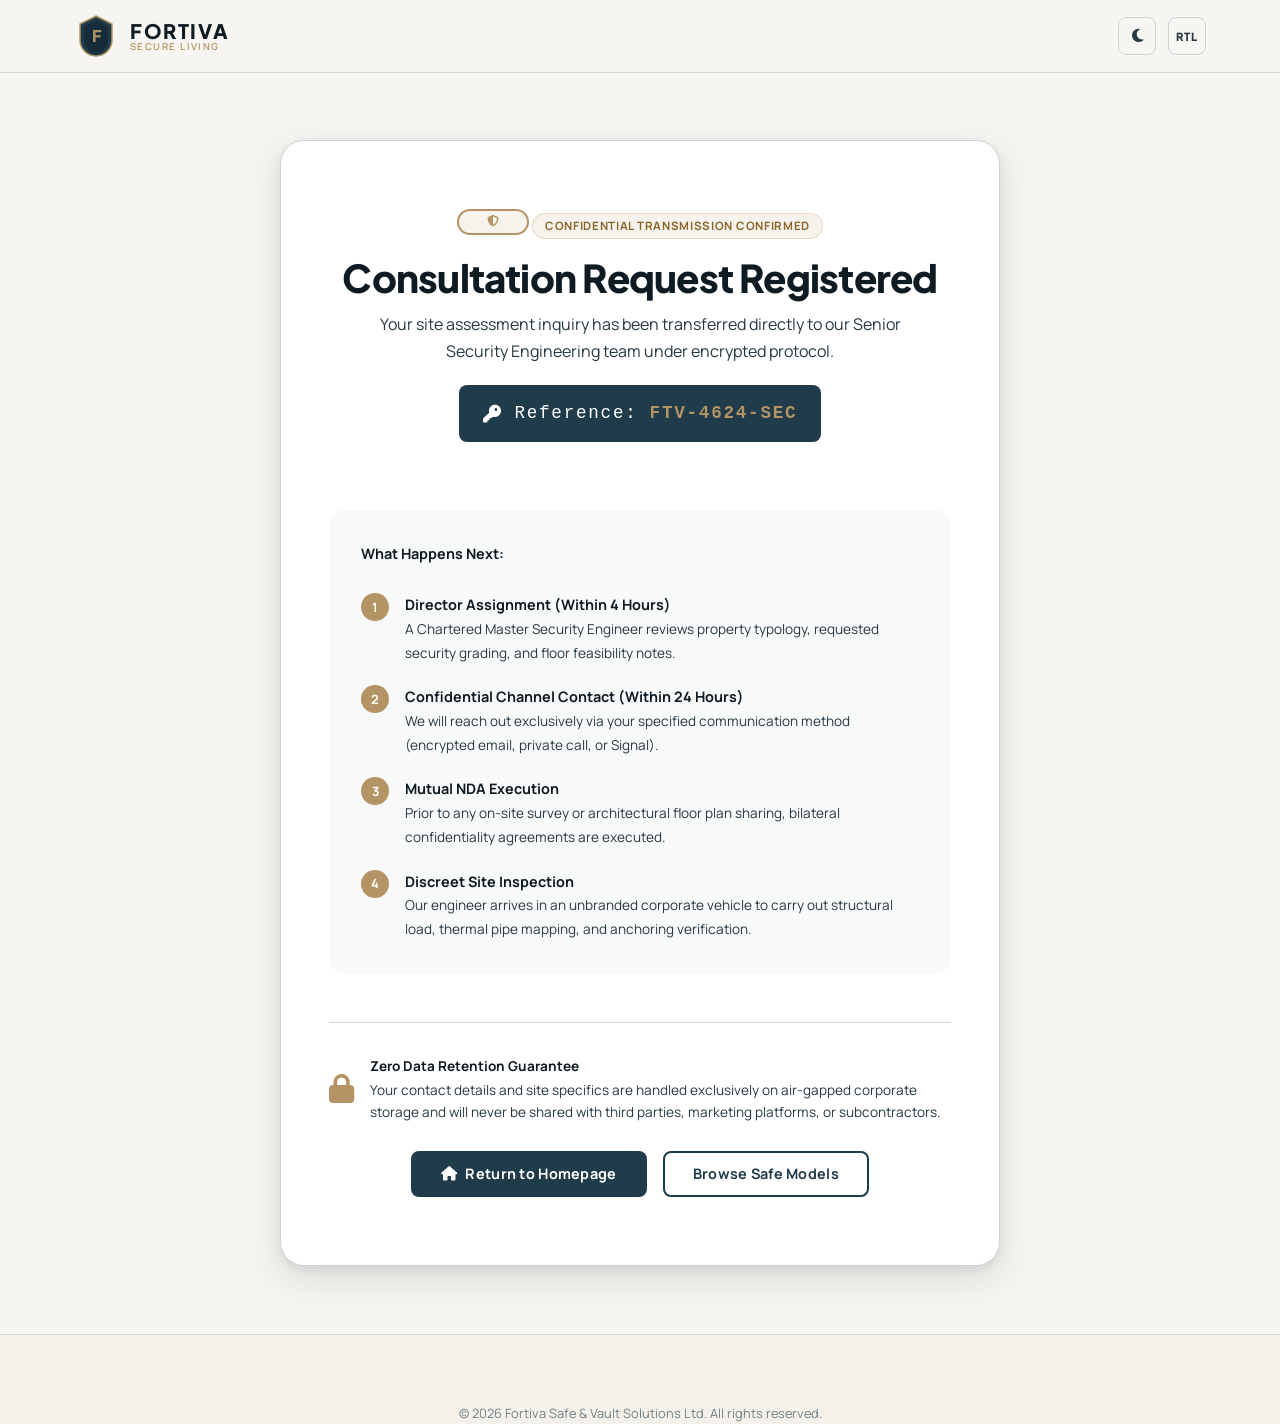
<file: consultation-confirmation.html>
﻿<!DOCTYPE html>
<html lang="en" dir="ltr" data-theme="light">
<head>
  <meta charset="UTF-8">
  <meta name="viewport" content="width=device-width, initial-scale=1.0">
    <link rel="icon" type="image/svg+xml" href="assets/images/favicon.svg">
  <link rel="icon" type="image/png" sizes="32x32" href="assets/images/favicon.png">
  <link rel="shortcut icon" href="favicon.ico">
  <title>Consultation Confirmed | FORTIVA Safe &amp; Vault Solutions</title>
  <meta name="description" content="Your private security consultation request has been securely received by FORTIVA. View your reference code and next steps.">
  <link rel="preconnect" href="https://fonts.googleapis.com">
  <link rel="preconnect" href="https://fonts.gstatic.com" crossorigin>
  <link href="https://fonts.googleapis.com/css2?family=Manrope:wght@300;400;500;600;700;800&family=Plus+Jakarta+Sans:wght@300;400;500;600;700;800&display=swap" rel="stylesheet">
  <link rel="stylesheet" href="https://cdnjs.cloudflare.com/ajax/libs/font-awesome/6.5.1/css/all.min.css" crossorigin="anonymous">
  <link rel="stylesheet" href="https://cdn.jsdelivr.net/npm/bootstrap@5.3.3/dist/css/bootstrap.min.css">
  <link rel="stylesheet" href="css/main.css">
  <link rel="stylesheet" href="css/buttons.css">
  <link rel="stylesheet" href="css/header.css">
  <link rel="stylesheet" href="css/footer.css">
  <link rel="stylesheet" href="css/editorial.css">
  <link rel="stylesheet" href="css/consultation.css">
  <link rel="stylesheet" href="css/forms.css">
  <link rel="stylesheet" href="css/dark-theme.css">
  <link rel="stylesheet" href="css/rtl.css">
  <link rel="stylesheet" href="css/desktop.css">
  <link rel="stylesheet" href="css/tablet.css">
  <link rel="stylesheet" href="css/mobile.css">
  <link rel="stylesheet" href="css/compact.css?v=20261029-2">
</head>
<body>
  <!-- Skip Link -->
  <a href="#main-content" class="skip-link">Skip to main content</a>

  <!-- ═══════════════════════════ HEADER ═══════════════════════════ -->
  <header class="site-header site-header--minimal" role="banner">
    <div class="container">
      <div class="header-inner">
        <a href="index.html" class="header-logo" aria-label="FORTIVA — Home">
          <div class="logo-mark">
            <svg viewBox="0 0 44 44" fill="none" xmlns="http://www.w3.org/2000/svg" aria-hidden="true">
              <path d="M22 2L38 10V26C38 34.8 31 42 22 42C13 42 6 34.8 6 26V10L22 2Z" fill="#203B4A" stroke="#B49464" stroke-width="1.5"/>
              <path d="M22 6L34 13V26C34 33.2 28.6 39.2 22 39.2C15.4 39.2 10 33.2 10 26V13L22 6Z" fill="#162D39"/>
              <text x="22" y="28" text-anchor="middle" font-family="Plus Jakarta Sans,sans-serif" font-size="16" font-weight="800" fill="#B49464">F</text>
            </svg>
          </div>
          <div class="logo-text">
            <span class="logo-brand">Fortiva</span>
            <span class="logo-tagline">Secure Living</span>
          </div>
        </a>
        <div class="header-actions">
          <button class="toggle-btn" data-theme-toggle title="Toggle dark mode" aria-label="Toggle dark mode">
            <i class="fas fa-moon" aria-hidden="true"></i>
          </button>
          <button class="toggle-btn" data-rtl-toggle title="Toggle RTL/LTR" aria-label="Toggle text direction">
            <i class="fas fa-align-right" aria-hidden="true"></i>
          </button>
        </div>
      </div>
    </div>
  </header>

  <!-- ═══════════════════════════ MAIN CONTENT ═══════════════════════════ -->
  <main id="main-content" class="consultation-wrap">
    <div class="container">
      
      <div class="confirmation-card">
        
        <div class="confirm-badge-icon">
          <i class="fas fa-shield-alt"></i>
        </div>

        <span class="badge badge-brass" style="margin-bottom:12px;">Confidential Transmission Confirmed</span>
        <h1 style="font-size:clamp(1.8rem, 3vw, 2.4rem); font-weight:800; color:var(--text-heading); margin-bottom:10px;">
          Consultation Request Registered
        </h1>
        <p style="color:var(--text-body); font-size:1rem; line-height:1.7; max-width:540px; margin:0 auto;">
          Your site assessment inquiry has been transferred directly to our Senior Security Engineering team under encrypted protocol.
        </p>

        <!-- Reference Code Display -->
        <div class="ref-code-box">
          <i class="fas fa-key"></i> Reference: <span class="code" id="consultation-ref-id">FTV-9428-SEC</span>
        </div>

        <!-- Next Steps Timeline -->
        <div class="next-steps-timeline">
          <div style="font-size:0.9rem; font-weight:700; color:var(--text-heading); margin-bottom:8px;">
            What Happens Next:
          </div>
          
          <div class="next-step-item">
            <div class="next-step-num">1</div>
            <div>
              <strong style="color:var(--text-heading); font-size:0.9rem; display:block;">Director Assignment (Within 4 Hours)</strong>
              <span style="font-size:0.85rem; color:var(--text-body);">A Chartered Master Security Engineer reviews property typology, requested security grading, and floor feasibility notes.</span>
            </div>
          </div>

          <div class="next-step-item">
            <div class="next-step-num">2</div>
            <div>
              <strong style="color:var(--text-heading); font-size:0.9rem; display:block;">Confidential Channel Contact (Within 24 Hours)</strong>
              <span style="font-size:0.85rem; color:var(--text-body);">We will reach out exclusively via your specified communication method (encrypted email, private call, or Signal).</span>
            </div>
          </div>

          <div class="next-step-item">
            <div class="next-step-num">3</div>
            <div>
              <strong style="color:var(--text-heading); font-size:0.9rem; display:block;">Mutual NDA Execution</strong>
              <span style="font-size:0.85rem; color:var(--text-body);">Prior to any on-site survey or architectural floor plan sharing, bilateral confidentiality agreements are executed.</span>
            </div>
          </div>

          <div class="next-step-item">
            <div class="next-step-num">4</div>
            <div>
              <strong style="color:var(--text-heading); font-size:0.9rem; display:block;">Discreet Site Inspection</strong>
              <span style="font-size:0.85rem; color:var(--text-body);">Our engineer arrives in an unbranded corporate vehicle to carry out structural load, thermal pipe mapping, and anchoring verification.</span>
            </div>
          </div>

        </div>

        <!-- Discretion Pledge Box -->
        <div class="discretion-pledge-box">
          <i class="fas fa-lock" style="font-size:1.8rem; color:var(--brass); flex-shrink:0;"></i>
          <div>
            <strong style="color:var(--text-heading); display:block; margin-bottom:2px;">Zero Data Retention Guarantee</strong>
            Your contact details and site specifics are handled exclusively on air-gapped corporate storage and will never be shared with third parties, marketing platforms, or subcontractors.
          </div>
        </div>

        <div style="display:flex; justify-content:center; gap:16px; margin-top:28px; flex-wrap:wrap;">
          <a href="index.html" class="btn btn-primary">
            <i class="fas fa-home"></i> Return to Homepage
          </a>
          <a href="products.html" class="btn btn-outline">
            Browse Safe Models
          </a>
        </div>

      </div>

    </div>
  </main>

  <!-- ═══════════════════════════ FOOTER ═══════════════════════════ -->
  <footer class="site-footer" role="contentinfo">
    <div class="container text-center">
      <p class="footer-copy" style="margin:0;">&copy; 2026 Fortiva Safe &amp; Vault Solutions Ltd. All rights reserved.</p>
    </div>
  </footer>

  <!-- Scripts -->
  <script src="https://cdn.jsdelivr.net/npm/bootstrap@5.3.3/dist/js/bootstrap.bundle.min.js"></script>
  <script src="js/main.js"></script>
  <script>
    // Generate randomized reference number if not set
    const randomNum = Math.floor(1000 + Math.random() * 9000);
    const refEl = document.getElementById('consultation-ref-id');
    if (refEl) refEl.textContent = 'FTV-' + randomNum + '-SEC';
  </script>
</body>
</html>
</file>
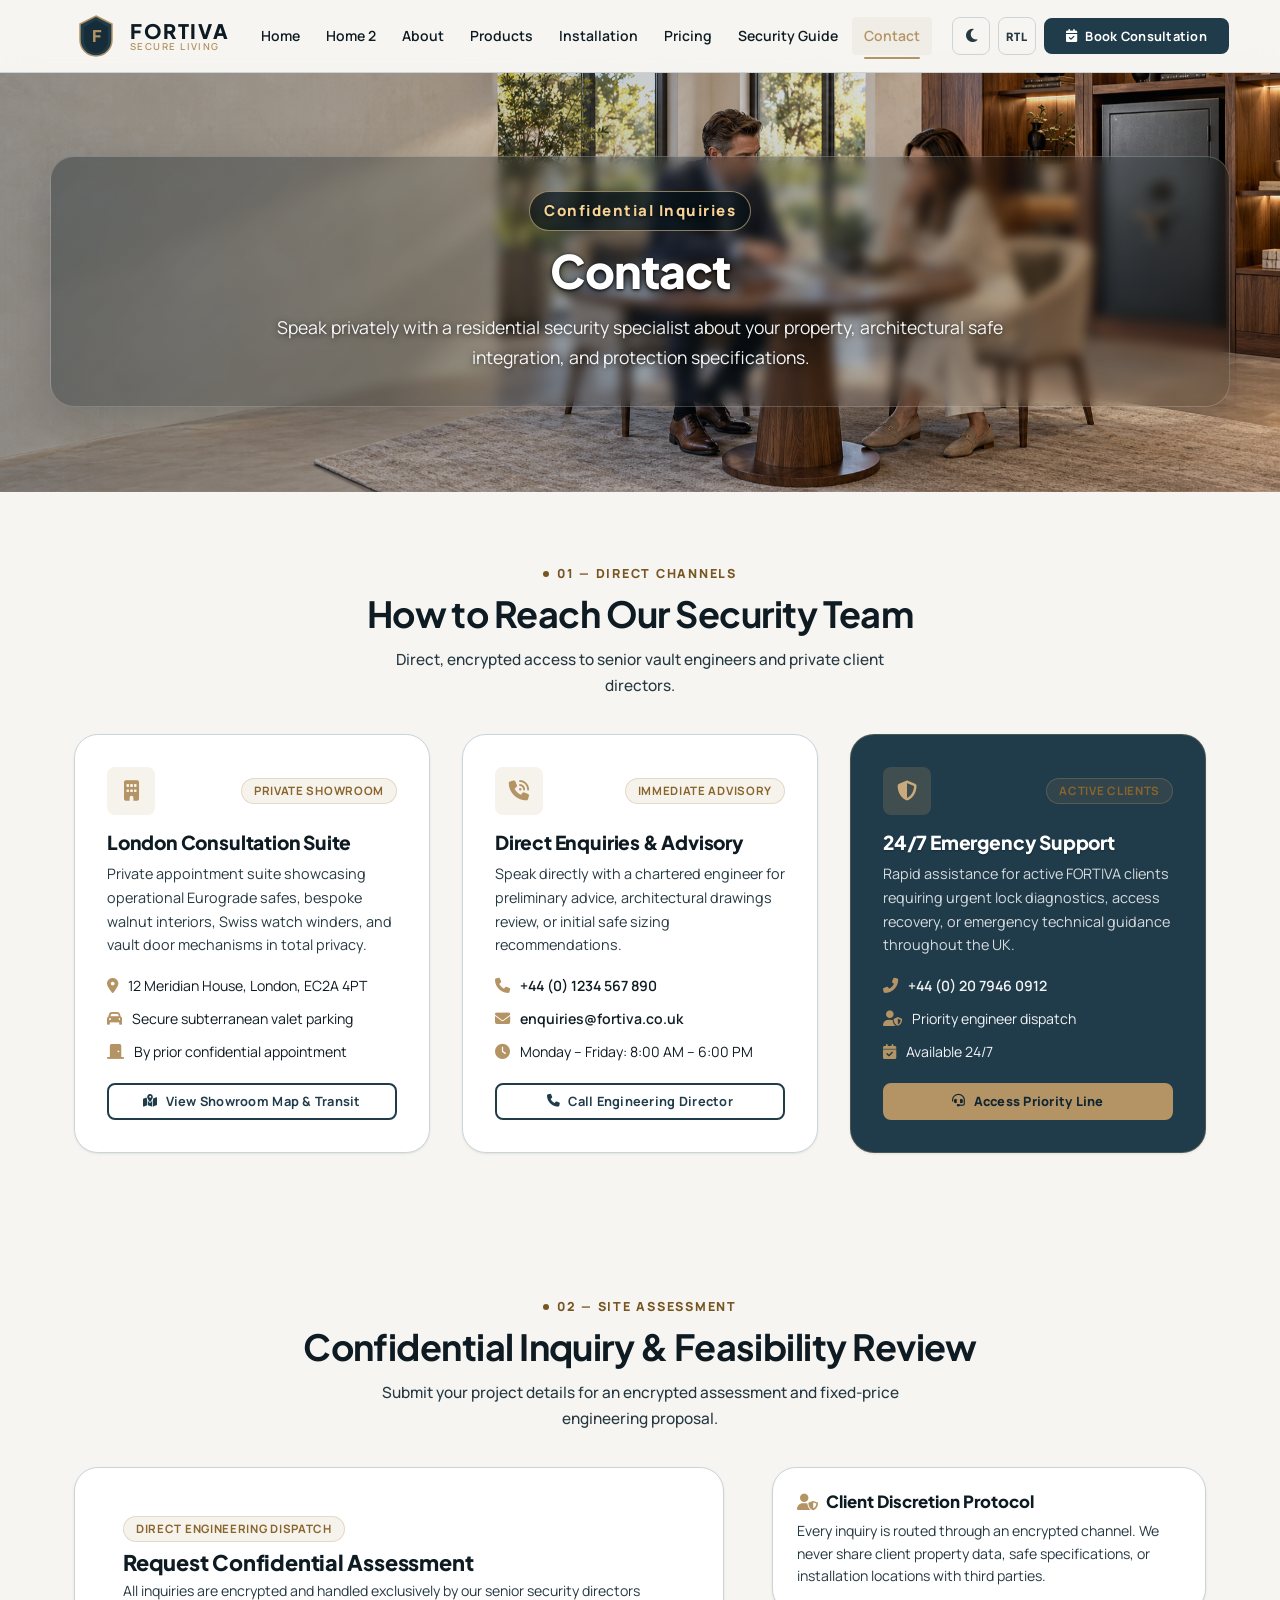
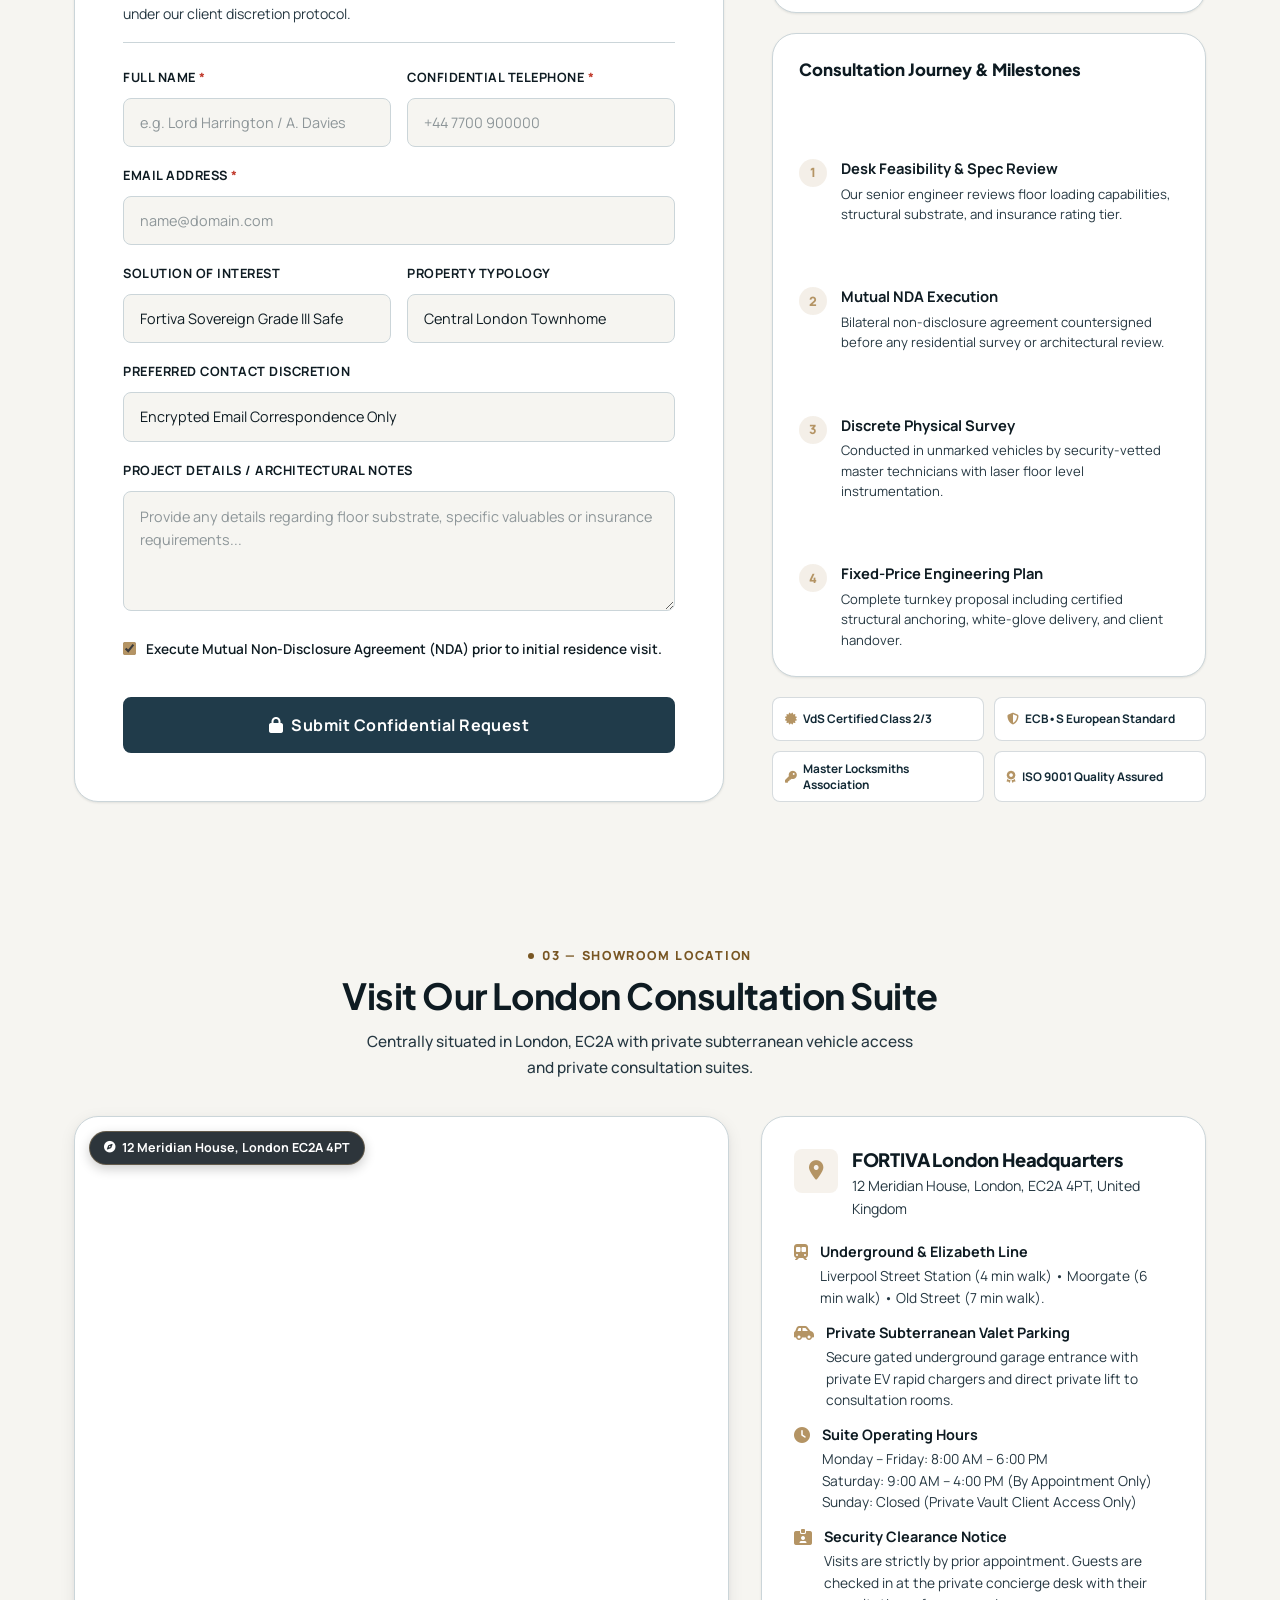
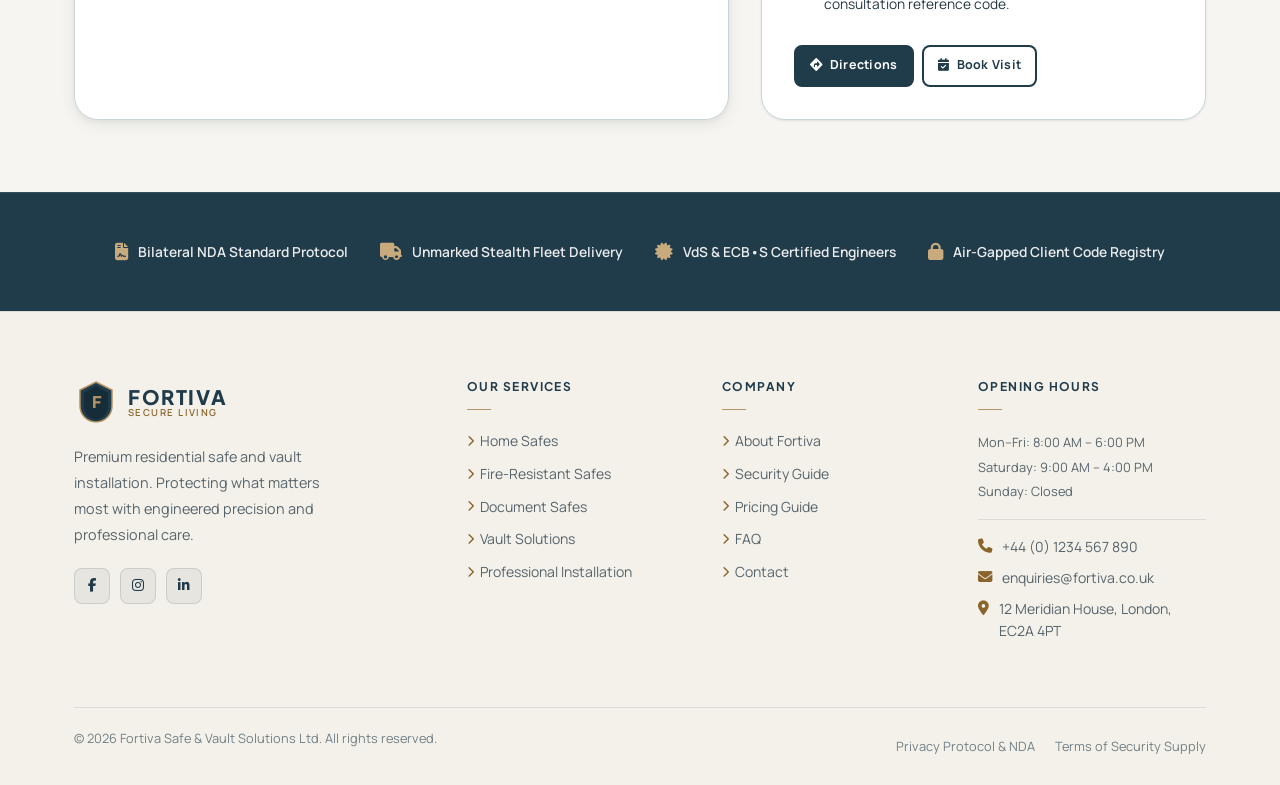
<file: contact.html>
<!DOCTYPE html>
<html lang="en" dir="ltr" data-theme="light">
<head>
  <meta charset="UTF-8">
  <meta name="viewport" content="width=device-width, initial-scale=1.0">
    <link rel="icon" type="image/svg+xml" href="assets/images/favicon.svg">
  <link rel="icon" type="image/png" sizes="32x32" href="assets/images/favicon.png">
  <link rel="shortcut icon" href="favicon.ico">
  <title>Contact &amp; Private Consultation | FORTIVA Safe &amp; Vault Solutions</title>
  <meta name="description" content="Request a confidential residential safe consultation, schedule a private Mayfair showroom appointment, or speak with our chartered security engineering director.">
  <link rel="preconnect" href="https://fonts.googleapis.com">
  <link rel="preconnect" href="https://fonts.gstatic.com" crossorigin>
  <link href="https://fonts.googleapis.com/css2?family=Manrope:wght@300;400;500;600;700;800&family=Plus+Jakarta+Sans:wght@300;400;500;600;700;800&display=swap" rel="stylesheet">
  <link rel="stylesheet" href="https://cdnjs.cloudflare.com/ajax/libs/font-awesome/6.5.1/css/all.min.css" crossorigin="anonymous">
  <link rel="stylesheet" href="https://cdn.jsdelivr.net/npm/bootstrap@5.3.3/dist/css/bootstrap.min.css">
  <link rel="stylesheet" href="css/main.css">
  <link rel="stylesheet" href="css/buttons.css">
  <link rel="stylesheet" href="css/header.css">
  <link rel="stylesheet" href="css/footer.css">
  <link rel="stylesheet" href="css/editorial.css">
  <link rel="stylesheet" href="css/forms.css">
  <link rel="stylesheet" href="css/dark-theme.css">
  <link rel="stylesheet" href="css/rtl.css">
  <link rel="stylesheet" href="css/desktop.css">
  <link rel="stylesheet" href="css/tablet.css">
  <link rel="stylesheet" href="css/mobile.css">
  <style>
    .contact-hero {
      padding: calc(var(--space-2xl) + 20px) 0 var(--space-xl);
      background: var(--bg-page);
      border-bottom: 1px solid var(--border-color);
    }
    .contact-hero .editorial-eyebrow {
      padding: 7px 14px;
      border: 1px solid rgba(245, 210, 150, 0.55);
      border-radius: var(--radius-full);
      background: rgba(5, 16, 22, 0.72);
      color: #F5D296 !important;
      font-weight: 800;
      letter-spacing: 0.1em;
      text-shadow: 0 1px 4px rgba(0, 0, 0, 0.8);
      box-shadow: 0 6px 18px rgba(0, 0, 0, 0.2);
    }

    /* ── Section 1: Contact Hub Cards Grid (Separate section, no empty space) ── */
    .contact-cards-grid {
      display: grid;
      grid-template-columns: repeat(3, 1fr);
      gap: var(--space-xl);
      align-items: stretch;
    }
    .contact-hub-card {
      background: var(--bg-card);
      border: 1px solid var(--border-color);
      border-radius: var(--radius-xl);
      padding: var(--space-xl);
      display: flex;
      flex-direction: column;
      transition: all var(--transition-base);
      box-shadow: var(--shadow-sm);
      position: relative;
    }
    [data-theme="dark"] .contact-hub-card {
      background: var(--dark-cards);
      border-color: var(--dark-border);
    }
    .contact-hub-card:hover {
      transform: translateY(-4px);
      box-shadow: var(--shadow-lg);
      border-color: rgba(180, 148, 100, 0.4);
    }
    .contact-hub-card--navy {
      background: var(--slate-navy);
      color: var(--white);
      border-color: rgba(180, 148, 100, 0.3);
    }
    [data-theme="dark"] .contact-hub-card--navy {
      background: #14242F;
    }
    .contact-hub-card--navy h3 {
      color: var(--white);
    }
    .contact-hub-card--navy p {
      color: rgba(255, 255, 255, 0.78);
    }
    .contact-hub-header {
      display: flex;
      align-items: center;
      justify-content: space-between;
      margin-bottom: 16px;
    }
    .contact-hub-icon {
      width: 48px;
      height: 48px;
      border-radius: var(--radius-md);
      background: rgba(180, 148, 100, 0.12);
      color: var(--brass);
      display: flex;
      align-items: center;
      justify-content: center;
      font-size: 1.25rem;
    }
    .contact-hub-icon--gold {
      background: rgba(180, 148, 100, 0.22);
      color: var(--brass-light);
    }
    .contact-hub-card h3 {
      font-size: 1.2rem;
      font-weight: 800;
      margin-bottom: 8px;
      color: var(--text-heading);
    }
    .contact-hub-card p {
      font-size: 0.9rem;
      line-height: 1.65;
      color: var(--text-body);
      margin-bottom: 18px;
    }
    .contact-hub-details {
      list-style: none;
      padding: 0;
      margin: 0 0 20px 0;
      display: flex;
      flex-direction: column;
      gap: 10px;
    }
    .contact-hub-details li {
      display: flex;
      align-items: flex-start;
      gap: 10px;
      font-size: 0.88rem;
      color: var(--text-heading);
    }
    .contact-hub-card--navy .contact-hub-details li {
      color: rgba(255, 255, 255, 0.9);
    }
    /* Navy card contrast must win over the generic card typography below. */
    .contact-hub-card.contact-hub-card--navy h3 {
      color: #FFFFFF;
      text-shadow: 0 1px 2px rgba(0, 0, 0, 0.28);
    }
    .contact-hub-card.contact-hub-card--navy p {
      color: rgba(255, 255, 255, 0.82);
    }
    .contact-hub-card.contact-hub-card--navy .contact-hub-details li,
    .contact-hub-card.contact-hub-card--navy .contact-hub-details a {
      color: rgba(255, 255, 255, 0.94);
    }
    .contact-hub-card.contact-hub-card--navy .contact-hub-btn {
      background: var(--brass);
      border-color: var(--brass);
      color: #102733;
      font-weight: 800;
    }
    .contact-hub-card.contact-hub-card--navy .contact-hub-btn:hover {
      background: var(--brass-light);
      border-color: var(--brass-light);
      color: #0B1C25;
    }
    .contact-hub-details li i {
      color: var(--brass);
      font-size: 0.95rem;
      margin-top: 3px;
      flex-shrink: 0;
    }
    .contact-hub-details li a {
      color: inherit;
      text-decoration: none;
      font-weight: 600;
      transition: color var(--transition-fast);
    }
    .contact-hub-details li a:hover {
      color: var(--brass);
    }
    .contact-hub-btn {
      margin-top: auto;
      width: 100%;
      justify-content: center;
    }

    /* ── Section 2: Form & Protocol Balanced Layout (Zero empty space) ── */
    .contact-form-layout {
      display: grid;
      grid-template-columns: 1.2fr 0.8fr;
      gap: var(--space-2xl);
      align-items: stretch;
    }
    .contact-form-panel {
      background: var(--bg-card);
      border: 1px solid var(--border-color);
      border-radius: var(--radius-xl);
      padding: var(--space-2xl);
      box-shadow: var(--shadow-sm);
      display: flex;
      flex-direction: column;
    }
    [data-theme="dark"] .contact-form-panel {
      background: var(--dark-cards);
      border-color: var(--dark-border);
    }
    .form-grid-2 {
      display: grid;
      grid-template-columns: 1fr 1fr;
      gap: 16px;
    }
    #contact-consult-form .form-body {
      display: grid;
      gap: 18px;
    }
    #contact-consult-form .form-group {
      gap: 8px;
    }
    #contact-consult-form .form-label {
      margin: 0 0 2px;
    }
    .contact-protocol-panel {
      display: flex;
      flex-direction: column;
      gap: var(--space-lg);
      height: 100%;
    }
    .protocol-card {
      background: var(--bg-card);
      border: 1px solid var(--border-color);
      border-radius: var(--radius-xl);
      padding: 24px;
      box-shadow: var(--shadow-sm);
    }
    [data-theme="dark"] .protocol-card {
      background: var(--dark-cards);
      border-color: var(--dark-border);
    }
    .protocol-card h4 {
      font-size: 1.05rem;
      font-weight: 800;
      color: var(--text-heading);
      margin-bottom: 8px;
      display: flex;
      align-items: center;
      gap: 8px;
    }
    .protocol-card h4 i {
      color: var(--brass);
    }
    .protocol-card p {
      font-size: 0.88rem;
      line-height: 1.6;
      color: var(--text-body);
      margin: 0;
    }
    .protocol-steps-box {
      background: var(--bg-card);
      border: 1px solid var(--border-color);
      border-radius: var(--radius-xl);
      padding: 26px;
      box-shadow: var(--shadow-sm);
      flex: 1;
      display: flex;
      flex-direction: column;
      justify-content: space-between;
      gap: 14px;
    }
    [data-theme="dark"] .protocol-steps-box {
      background: var(--dark-cards);
      border-color: var(--dark-border);
    }
    .protocol-step-item {
      display: flex;
      align-items: flex-start;
      gap: 14px;
    }
    .protocol-step-num {
      width: 28px;
      height: 28px;
      border-radius: 50%;
      background: rgba(180, 148, 100, 0.15);
      color: var(--brass);
      font-size: 0.8rem;
      font-weight: 800;
      display: flex;
      align-items: center;
      justify-content: center;
      flex-shrink: 0;
      margin-top: 2px;
    }
    .protocol-step-item strong {
      display: block;
      font-size: 0.92rem;
      color: var(--text-heading);
      margin-bottom: 3px;
    }
    .protocol-step-item p {
      font-size: 0.82rem;
      line-height: 1.55;
      color: var(--text-body);
      margin: 0;
    }
    .protocol-cert-box {
      display: grid;
      grid-template-columns: repeat(2, minmax(0, 1fr));
      gap: 10px;
    }
    .cert-pill {
      display: flex;
      align-items: center;
      gap: 6px;
      min-height: 44px;
      padding: 9px 12px;
      background: #ffffff;
      border: 1px solid rgba(32, 59, 74, 0.18);
      border-radius: var(--radius-md);
      font-size: 0.74rem;
      line-height: 1.3;
      font-weight: 700;
      color: #132A36;
    }
    [data-theme="dark"] .cert-pill {
      background: #F7F5F0;
      border-color: rgba(180, 148, 100, 0.42);
      color: #132A36;
    }
    .cert-pill i {
      color: var(--brass);
    }

    /* ── Section 3: Interactive Showroom Map Section ── */
    .contact-map-layout {
      display: grid;
      grid-template-columns: 1.25fr 0.85fr;
      gap: var(--space-xl);
      align-items: stretch;
    }
    .contact-map-container {
      position: relative;
      border-radius: var(--radius-xl);
      overflow: hidden;
      border: 1px solid var(--border-color);
      min-height: 440px;
      box-shadow: var(--shadow-md);
      background: var(--bg-card);
    }
    [data-theme="dark"] .contact-map-container {
      border-color: var(--dark-border);
    }
    .contact-map-iframe {
      width: 100%;
      height: 100%;
      min-height: 440px;
      border: 0;
      display: block;
    }
    [data-theme="dark"] .contact-map-iframe {
      filter: contrast(1.05) brightness(0.92) hue-rotate(185deg) invert(0.92);
    }
    .contact-map-badge {
      position: absolute;
      top: 14px;
      left: 14px;
      background: rgba(16, 26, 32, 0.88);
      color: #FFFFFF;
      backdrop-filter: blur(8px);
      padding: 6px 14px;
      border-radius: var(--radius-full);
      font-size: 0.78rem;
      font-weight: 700;
      display: flex;
      align-items: center;
      gap: 6px;
      border: 1px solid rgba(180, 148, 100, 0.4);
      box-shadow: 0 4px 12px rgba(0, 0, 0, 0.2);
      pointer-events: none;
    }
    .contact-map-details {
      display: flex;
      flex-direction: column;
    }
    .map-detail-card {
      background: var(--bg-card);
      border: 1px solid var(--border-color);
      border-radius: var(--radius-xl);
      padding: var(--space-xl);
      box-shadow: var(--shadow-sm);
      height: 100%;
      display: flex;
      flex-direction: column;
      justify-content: space-between;
      gap: 20px;
    }
    [data-theme="dark"] .map-detail-card {
      background: var(--dark-cards);
      border-color: var(--dark-border);
    }
    .map-detail-header {
      display: flex;
      align-items: flex-start;
      gap: 14px;
    }
    .map-icon-box {
      width: 44px;
      height: 44px;
      border-radius: var(--radius-md);
      background: rgba(180, 148, 100, 0.12);
      color: var(--brass);
      display: flex;
      align-items: center;
      justify-content: center;
      font-size: 1.2rem;
      flex-shrink: 0;
    }
    .map-transit-grid {
      display: flex;
      flex-direction: column;
      gap: 14px;
    }
    .map-transit-item {
      display: flex;
      align-items: flex-start;
      gap: 12px;
      font-size: 0.86rem;
      line-height: 1.55;
      color: var(--text-body);
    }
    .map-transit-item i {
      color: var(--brass);
      font-size: 1rem;
      margin-top: 3px;
      flex-shrink: 0;
    }
    .map-transit-item strong {
      display: block;
      color: var(--text-heading);
      margin-bottom: 2px;
      font-size: 0.9rem;
    }
    .map-actions-row {
      display: flex;
      flex-wrap: wrap;
      align-items: center;
      gap: 8px;
      margin-top: 10px;
    }
    .map-actions-row .btn {
      flex: 0 0 auto;
      min-width: 0;
      min-height: 42px;
      padding: 9px 14px;
      font-size: 0.78rem;
      justify-content: center;
    }

    /* ── Responsive Rules ── */
    @media (max-width: 991px) {
      .contact-cards-grid {
        grid-template-columns: repeat(2, 1fr);
      }
      .contact-form-layout {
        grid-template-columns: 1fr;
        gap: var(--space-xl);
      }
      .contact-map-layout {
        grid-template-columns: 1fr;
        gap: var(--space-xl);
      }
      .contact-map-container {
        min-height: 350px;
      }
      .contact-map-iframe {
        min-height: 350px;
      }
    }
    @media (max-width: 767px) {
      .contact-form-layout {
        gap: 32px !important;
      }
      .contact-form-panel {
        padding: 20px 16px !important;
        border-radius: var(--radius-lg) !important;
        width: 100% !important;
        box-sizing: border-box !important;
      }
      .protocol-card,
      .protocol-steps-box {
        padding: 20px 16px !important;
        border-radius: var(--radius-lg) !important;
        width: 100% !important;
        box-sizing: border-box !important;
      }
      .contact-map-layout {
        gap: 28px !important;
      }
      .contact-form-panel > div:first-child > p {
        text-align: center;
        max-width: 30rem;
        margin-inline: auto !important;
      }
      .map-detail-header,
      .map-detail-header > div:last-child,
      .map-detail-header h3,
      .map-detail-header p {
        text-align: start !important;
        margin-inline: 0 !important;
        justify-content: flex-start !important;
      }
      .contact-cards-grid {
        grid-template-columns: 1fr;
      }
      .form-grid-2 {
        grid-template-columns: 1fr;
      }
      .map-actions-row {
        flex-direction: column;
      }
      .map-actions-row .btn {
        width: 100%;
      }
    }
  </style>
  <link rel="stylesheet" href="css/compact.css?v=20261029-2">
</head>
<body>
  <!-- Skip Link -->
  <a href="#main-content" class="skip-link">Skip to main content</a>

  <!-- ═══════════════════════════ HEADER ═══════════════════════════ -->
  <header class="site-header" role="banner">
    <div class="container">
      <div class="header-inner">
        <a href="index.html" class="header-logo" aria-label="FORTIVA — Home">
          <div class="logo-mark">
            <svg viewBox="0 0 44 44" fill="none" xmlns="http://www.w3.org/2000/svg" aria-hidden="true">
              <path d="M22 2L38 10V26C38 34.8 31 42 22 42C13 42 6 34.8 6 26V10L22 2Z" fill="#203B4A" stroke="#B49464" stroke-width="1.5"/>
              <path d="M22 6L34 13V26C34 33.2 28.6 39.2 22 39.2C15.4 39.2 10 33.2 10 26V13L22 6Z" fill="#162D39"/>
              <text x="22" y="28" text-anchor="middle" font-family="Plus Jakarta Sans,sans-serif" font-size="16" font-weight="800" fill="#B49464">F</text>
            </svg>
          </div>
          <div class="logo-text">
            <span class="logo-brand">Fortiva</span>
            <span class="logo-tagline">Secure Living</span>
          </div>
        </a>
        <nav class="header-nav" role="navigation" aria-label="Main navigation">
          <div class="nav-item"><a href="index.html" class="nav-link">Home</a></div>
          <div class="nav-item"><a href="home2.html" class="nav-link">Home 2</a></div>
          <div class="nav-item"><a href="about.html" class="nav-link">About</a></div>
          <div class="nav-item"><a href="products.html" class="nav-link">Products</a></div>
          <div class="nav-item"><a href="installation.html" class="nav-link">Installation</a></div>
          <div class="nav-item"><a href="pricing.html" class="nav-link">Pricing</a></div>
          <div class="nav-item"><a href="security-guide.html" class="nav-link">Security Guide</a></div>

          <div class="nav-item"><a href="contact.html" class="nav-link active">Contact</a></div>
        </nav>
        <div class="header-actions">
          <button class="toggle-btn" data-theme-toggle title="Toggle dark mode" aria-label="Toggle dark mode">
            <i class="fas fa-moon" aria-hidden="true"></i>
          </button>
          <button class="toggle-btn" data-rtl-toggle title="Toggle RTL/LTR" aria-label="Toggle text direction">
            <i class="fas fa-align-right" aria-hidden="true"></i>
          </button>
          <a href="book-consultation.html" class="btn btn-primary btn-sm" id="btn-book-consultation">
            <i class="fas fa-calendar-check" aria-hidden="true"></i> Book Consultation
          </a>
          <button class="mobile-toggle" id="mobile-toggle-btn" aria-label="Open menu" aria-expanded="false" aria-controls="mobile-menu">
            <span></span><span></span><span></span>
          </button>
        </div>
      </div>
    </div>
    <!-- Mobile Menu -->
    <nav class="mobile-menu" id="mobile-menu" role="navigation" aria-label="Mobile navigation">
      <div class="mobile-nav-links">
        <a href="index.html" class="mobile-nav-link">Home</a>
        <a href="home2.html" class="mobile-nav-link">Home 2</a>
        <a href="about.html" class="mobile-nav-link">About</a>
        <a href="products.html" class="mobile-nav-link">Products</a>
        <a href="installation.html" class="mobile-nav-link">Installation</a>
        <a href="pricing.html" class="mobile-nav-link">Pricing Guide</a>
        <a href="security-guide.html" class="mobile-nav-link">Security Guide</a>

        <a href="contact.html" class="mobile-nav-link active">Contact</a>
      </div>
      <div class="mobile-menu-footer">
        <a href="book-consultation.html" class="btn btn-primary btn-block"><i class="fas fa-calendar-check" aria-hidden="true"></i> Book Consultation</a>
      </div>
    </nav>
  </header>
  <div class="drawer-overlay" id="drawer-overlay"></div>

  <!-- ═══════════════════════════ MAIN CONTENT ═══════════════════════════ -->
  <main id="main-content">
    
    <!-- Hero -->
    <section class="contact-hero page-image-banner" style="--page-image:url('../assets/images/cta/contact.png');">
      <div class="container text-center">
        <div style="max-width: 760px; margin: 0 auto; text-align: center;">
          <span class="editorial-eyebrow" style="color:var(--brass-light); margin-bottom:12px;">Confidential Inquiries</span>
          <h1 style="font-size:clamp(2.2rem, 3.6vw, 3.2rem); font-weight:800; color:var(--text-heading); margin-bottom:14px;">
            Contact
          </h1>
          <p style="color:var(--text-body); font-size:1.1rem; line-height:1.7; margin:0;">
            Speak privately with a residential security specialist about your property, architectural safe integration, and protection specifications.
          </p>
        </div>
      </div>
    </section>

    <!-- ── 01. DIRECT CONTACT CHANNELS (SEPARATE SECTION — ZERO EMPTY SPACE) ── -->
    <section class="section" id="contact-channels">
      <div class="container">
        <div class="section-header section-header--center">
          <span class="section-eyebrow">01 — Direct Channels</span>
          <h2 class="section-title">How to Reach Our Security Team</h2>
          <p class="section-desc">Direct, encrypted access to senior vault engineers and private client directors.</p>
        </div>

        <div class="contact-cards-grid">
          <!-- Card 1: London Consultation Suite -->
          <div class="contact-hub-card">
            <div class="contact-hub-header">
              <div class="contact-hub-icon"><i class="fas fa-building" aria-hidden="true"></i></div>
              <span class="badge badge-brass">Private Showroom</span>
            </div>
            <h3>London Consultation Suite</h3>
            <p>Private appointment suite showcasing operational Eurograde safes, bespoke walnut interiors, Swiss watch winders, and vault door mechanisms in total privacy.</p>
            <ul class="contact-hub-details">
              <li><i class="fas fa-map-marker-alt" aria-hidden="true"></i> <span>12 Meridian House, London, EC2A 4PT</span></li>
              <li><i class="fas fa-car" aria-hidden="true"></i> <span>Secure subterranean valet parking</span></li>
              <li><i class="fas fa-door-closed" aria-hidden="true"></i> <span>By prior confidential appointment</span></li>
            </ul>
            <a href="#map-section" class="btn btn-outline btn-sm contact-hub-btn" id="btn-view-map-jump">
              <i class="fas fa-map-location-dot" aria-hidden="true"></i> View Showroom Map &amp; Transit
            </a>
          </div>

          <!-- Card 2: Confidential Enquiries -->
          <div class="contact-hub-card">
            <div class="contact-hub-header">
              <div class="contact-hub-icon"><i class="fas fa-phone-volume" aria-hidden="true"></i></div>
              <span class="badge badge-brass">Immediate Advisory</span>
            </div>
            <h3>Direct Enquiries &amp; Advisory</h3>
            <p>Speak directly with a chartered engineer for preliminary advice, architectural drawings review, or initial safe sizing recommendations.</p>
            <ul class="contact-hub-details">
              <li><i class="fas fa-phone" aria-hidden="true"></i> <a href="tel:+441234567890">+44 (0) 1234 567 890</a></li>
              <li><i class="fas fa-envelope" aria-hidden="true"></i> <a href="mailto:enquiries@fortiva.co.uk">enquiries@fortiva.co.uk</a></li>
              <li><i class="fas fa-clock" aria-hidden="true"></i> <span>Monday – Friday: 8:00 AM – 6:00 PM</span></li>
            </ul>
            <a href="tel:+441234567890" class="btn btn-outline btn-sm contact-hub-btn" id="btn-call-direct">
              <i class="fas fa-phone" aria-hidden="true"></i> Call Engineering Director
            </a>
          </div>

          <!-- Card 3: 24/7 Client Priority Dispatch -->
          <div class="contact-hub-card contact-hub-card--navy">
            <div class="contact-hub-header">
              <div class="contact-hub-icon contact-hub-icon--gold"><i class="fas fa-shield-halved" aria-hidden="true"></i></div>
              <span class="badge badge-brass" style="background:rgba(180,148,100,0.25); color:var(--brass-light); border-color:var(--brass);">Active Clients</span>
            </div>
            <h3>24/7 Emergency Support</h3>
            <p>Rapid assistance for active FORTIVA clients requiring urgent lock diagnostics, access recovery, or emergency technical guidance throughout the UK.</p>
            <ul class="contact-hub-details">
              <li><i class="fas fa-phone-alt" aria-hidden="true"></i> <a href="tel:+442079460912">+44 (0) 20 7946 0912</a></li>
              <li><i class="fas fa-user-shield" aria-hidden="true"></i> <span>Priority engineer dispatch</span></li>
              <li><i class="fas fa-calendar-check" aria-hidden="true"></i> <span>Available 24/7</span></li>
            </ul>
            <a href="tel:+442079460912" class="btn btn-primary btn-sm contact-hub-btn" id="btn-priority-dispatch">
              <i class="fas fa-headset" aria-hidden="true"></i> Access Priority Line
            </a>
          </div>
        </div>
      </div>
    </section>

    <!-- ── 02. CONFIDENTIAL CONSULTATION FORM (SEPARATE SECTION — BALANCED) ── -->
    <section class="section bg-ivory" id="consultation-form-section">
      <div class="container">
        <div class="section-header section-header--center">
          <span class="section-eyebrow">02 — Site Assessment</span>
          <h2 class="section-title">Confidential Inquiry &amp; Feasibility Review</h2>
          <p class="section-desc">Submit your project details for an encrypted assessment and fixed-price engineering proposal.</p>
        </div>

        <div class="contact-form-layout">
          
          <!-- Confidential Form -->
          <div class="contact-form-panel">
            <div style="margin-bottom: 24px; padding-bottom: 16px; border-bottom: 1px solid var(--border-color);">
              <span class="badge badge-brass" style="margin-bottom:8px;">Direct Engineering Dispatch</span>
              <h3 style="font-size:1.35rem; font-weight:800; color:var(--text-heading); margin-bottom:4px;">
                Request Confidential Assessment
              </h3>
              <p style="font-size:0.88rem; color:var(--text-body); margin:0;">
                All inquiries are encrypted and handled exclusively by our senior security directors under our client discretion protocol.
              </p>
            </div>

            <form id="contact-consult-form" data-validate action="consultation-confirmation.html" method="GET">
              
              <div class="form-body">
                
                <div class="form-row form-grid-2">
                  <div class="form-group">
                    <label for="contact-name" class="form-label">Full Name <span style="color:#c0392b;">*</span></label>
                    <input type="text" id="contact-name" name="name" class="form-control" placeholder="e.g. Lord Harrington / A. Davies" required>
                    <div class="form-error">Please enter your name.</div>
                  </div>
                  <div class="form-group">
                    <label for="contact-phone" class="form-label">Confidential Telephone <span style="color:#c0392b;">*</span></label>
                    <input type="tel" id="contact-phone" name="phone" class="form-control" placeholder="+44 7700 900000" inputmode="tel" autocomplete="tel" dir="ltr" required>
                    <div class="form-error">Please provide a valid phone number.</div>
                  </div>
                </div>

                <div class="form-group">
                  <label for="contact-email" class="form-label">Email Address <span style="color:#c0392b;">*</span></label>
                  <input type="email" id="contact-email" name="email" class="form-control" placeholder="name@domain.com" required>
                  <div class="form-error">Please enter a valid email address.</div>
                </div>

                <div class="form-row form-grid-2">
                  <div class="form-group">
                    <label for="contact-interest" class="form-label">Solution of Interest</label>
                    <select id="contact-interest" name="solution" class="form-control form-select">
                      <option value="sovereign">Fortiva Sovereign Grade III Safe</option>
                      <option value="eurograde-2">Fortiva Aegis Grade II Safe</option>
                      <option value="jewelry">Bespoke Horology &amp; Jewelry Safe</option>
                      <option value="vault-room">Residential Vault Room / Panic Door</option>
                      <option value="general-consult">Comprehensive In-Home Security Review</option>
                    </select>
                  </div>
                  <div class="form-group">
                    <label for="contact-property" class="form-label">Property Typology</label>
                    <select id="contact-property" name="property" class="form-control form-select">
                      <option value="london-townhome">Central London Townhome</option>
                      <option value="country-estate">Rural Country Estate</option>
                      <option value="penthouse">Modern Penthouse / Apartment</option>
                      <option value="new-build">Architectural New Build in Construction</option>
                    </select>
                  </div>
                </div>

                <div class="form-group">
                  <label for="contact-channel" class="form-label">Preferred Contact Discretion</label>
                  <select id="contact-channel" name="channel" class="form-control form-select">
                    <option value="encrypted-email">Encrypted Email Correspondence Only</option>
                    <option value="phone-discrete">Direct Discrete Telephone Call</option>
                    <option value="signal-app">Signal / Encrypted Messaging</option>
                    <option value="private-mayfair">Private Appointment at Mayfair Suite</option>
                  </select>
                </div>

                <div class="form-group">
                  <label for="contact-notes" class="form-label">Project Details / Architectural Notes</label>
                  <textarea id="contact-notes" name="notes" class="form-control form-textarea" rows="3" placeholder="Provide any details regarding floor substrate, specific valuables or insurance requirements..."></textarea>
                </div>

                <div class="form-group" style="margin-top:10px;">
                  <label class="form-check-label" style="display:flex; align-items:flex-start; gap:10px; cursor:pointer;">
                    <input type="checkbox" name="nda_required" value="yes" checked style="margin-top:3px; accent-color:var(--brass);">
                    <span style="font-size:0.85rem; color:var(--text-heading); font-weight:600;">
                      Execute Mutual Non-Disclosure Agreement (NDA) prior to initial residence visit.
                    </span>
                  </label>
                </div>

                <button type="submit" class="btn btn-primary btn-lg btn-block" style="margin-top:20px;" id="btn-submit-consultation">
                  <i class="fas fa-lock" aria-hidden="true"></i> Submit Confidential Request
                </button>

              </div>

              <!-- Inline Success State -->
              <div class="form-success-msg" style="display:none; text-align:center; padding:30px 10px;">
                <div style="width:60px; height:60px; border-radius:50%; background:rgba(180,148,100,0.1); color:var(--brass); display:inline-flex; align-items:center; justify-content:center; font-size:1.8rem; margin-bottom:16px;">
                  <i class="fas fa-check" aria-hidden="true"></i>
                </div>
                <h3 style="color:var(--text-heading); font-size:1.3rem;">Confidential Request Received</h3>
                <p style="color:var(--text-body); font-size:0.9rem; max-width:440px; margin:0 auto 20px;">
                  Your reference has been generated. A Senior Security Director will contact you via your preferred channel within 24 hours.
                </p>
                <a href="consultation-confirmation.html" class="btn btn-outline btn-sm">View Confirmation Details &rarr;</a>
              </div>

            </form>
          </div>

          <!-- Protocol & Security Assurances Side Panel (Balances the Form Height) -->
          <div class="contact-protocol-panel">
            
            <div class="protocol-card">
              <h4><i class="fas fa-user-shield" aria-hidden="true"></i> Client Discretion Protocol</h4>
              <p>Every inquiry is routed through an encrypted channel. We never share client property data, safe specifications, or installation locations with third parties.</p>
            </div>

            <div class="protocol-steps-box">
              <h4 style="font-size:1.05rem; font-weight:800; color:var(--text-heading); margin-bottom:16px;">
                Consultation Journey &amp; Milestones
              </h4>
              
              <div class="protocol-step-item">
                <div class="protocol-step-num">1</div>
                <div>
                  <strong>Desk Feasibility &amp; Spec Review</strong>
                  <p>Our senior engineer reviews floor loading capabilities, structural substrate, and insurance rating tier.</p>
                </div>
              </div>

              <div class="protocol-step-item">
                <div class="protocol-step-num">2</div>
                <div>
                  <strong>Mutual NDA Execution</strong>
                  <p>Bilateral non-disclosure agreement countersigned before any residential survey or architectural review.</p>
                </div>
              </div>

              <div class="protocol-step-item">
                <div class="protocol-step-num">3</div>
                <div>
                  <strong>Discrete Physical Survey</strong>
                  <p>Conducted in unmarked vehicles by security-vetted master technicians with laser floor level instrumentation.</p>
                </div>
              </div>

              <div class="protocol-step-item">
                <div class="protocol-step-num">4</div>
                <div>
                  <strong>Fixed-Price Engineering Plan</strong>
                  <p>Complete turnkey proposal including certified structural anchoring, white-glove delivery, and client handover.</p>
                </div>
              </div>
            </div>

            <div class="protocol-cert-box">
              <div class="cert-pill"><i class="fas fa-certificate" aria-hidden="true"></i> VdS Certified Class 2/3</div>
              <div class="cert-pill"><i class="fas fa-shield-alt" aria-hidden="true"></i> ECB•S European Standard</div>
              <div class="cert-pill"><i class="fas fa-key" aria-hidden="true"></i> Master Locksmiths Association</div>
              <div class="cert-pill"><i class="fas fa-award" aria-hidden="true"></i> ISO 9001 Quality Assured</div>
            </div>

          </div>

        </div>

      </div>
    </section>

    <!-- ── 03. INTERACTIVE SHOWROOM MAP SECTION (NEW DEDICATED SECTION) ── -->
    <section class="section" id="map-section">
      <div class="container">
        <div class="section-header section-header--center">
          <span class="section-eyebrow">03 — Showroom Location</span>
          <h2 class="section-title">Visit Our London Consultation Suite</h2>
          <p class="section-desc">Centrally situated in London, EC2A with private subterranean vehicle access and private consultation suites.</p>
        </div>

        <div class="contact-map-layout">
          
          <!-- Interactive Map Container -->
          <div class="contact-map-container">
            <iframe
              title="FORTIVA London Consultation Suite Location Map"
              src="https://maps.google.com/maps?q=12+Meridian+House,+London+EC2A+4PT&t=&z=16&ie=UTF8&iwloc=&output=embed"
              class="contact-map-iframe"
              loading="lazy"
              allowfullscreen=""
              referrerpolicy="no-referrer-when-downgrade">
            </iframe>
            <div class="contact-map-badge">
              <i class="fas fa-compass" aria-hidden="true"></i> 12 Meridian House, London EC2A 4PT
            </div>
          </div>

          <!-- Location & Transit Details Panel -->
          <div class="contact-map-details">
            <div class="map-detail-card">
              
              <div class="map-detail-header">
                <div class="map-icon-box"><i class="fas fa-location-dot" aria-hidden="true"></i></div>
                <div>
                  <h3 style="font-size:1.15rem; font-weight:800; color:var(--text-heading); margin-bottom:4px;">
                    FORTIVA London Headquarters
                  </h3>
                  <p style="font-size:0.88rem; color:var(--text-body); margin:0;">
                    12 Meridian House, London, EC2A 4PT, United Kingdom
                  </p>
                </div>
              </div>

              <div class="map-transit-grid">
                <div class="map-transit-item">
                  <i class="fas fa-train-subway" aria-hidden="true"></i>
                  <div>
                    <strong>Underground &amp; Elizabeth Line</strong>
                    <span>Liverpool Street Station (4 min walk) &bull; Moorgate (6 min walk) &bull; Old Street (7 min walk).</span>
                  </div>
                </div>

                <div class="map-transit-item">
                  <i class="fas fa-car-side" aria-hidden="true"></i>
                  <div>
                    <strong>Private Subterranean Valet Parking</strong>
                    <span>Secure gated underground garage entrance with private EV rapid chargers and direct private lift to consultation rooms.</span>
                  </div>
                </div>

                <div class="map-transit-item">
                  <i class="fas fa-clock" aria-hidden="true"></i>
                  <div>
                    <strong>Suite Operating Hours</strong>
                    <span>Monday – Friday: 8:00 AM – 6:00 PM<br>Saturday: 9:00 AM – 4:00 PM (By Appointment Only)<br>Sunday: Closed (Private Vault Client Access Only)</span>
                  </div>
                </div>

                <div class="map-transit-item">
                  <i class="fas fa-id-card-clip" aria-hidden="true"></i>
                  <div>
                    <strong>Security Clearance Notice</strong>
                    <span>Visits are strictly by prior appointment. Guests are checked in at the private concierge desk with their consultation reference code.</span>
                  </div>
                </div>
              </div>

              <div class="map-actions-row">
                <a href="https://maps.google.com/?q=12+Meridian+House,+London+EC2A+4PT" target="_blank" rel="noopener noreferrer" class="btn btn-primary" id="btn-get-directions">
                  <i class="fas fa-diamond-turn-right" aria-hidden="true"></i> Directions
                </a>
                <a href="#consultation-form-section" class="btn btn-outline" id="btn-book-from-map">
                  <i class="fas fa-calendar-check" aria-hidden="true"></i> Book Visit
                </a>
              </div>

            </div>
          </div>

        </div>

      </div>
    </section>

    <!-- ── 04. ASSURANCE GUARANTEE STRIP ── -->
    <section class="section--sm bg-navy" style="color:var(--white); border-top:1px solid rgba(255,255,255,0.1);">
      <div class="container text-center">
        <div style="display:flex; flex-wrap:wrap; justify-content:center; align-items:center; gap:32px;">
          <div style="display:flex; align-items:center; gap:10px; font-size:0.86rem; font-weight:600; color:rgba(255,255,255,0.9);">
            <i class="fas fa-file-contract" style="color:var(--brass-light); font-size:1.1rem;" aria-hidden="true"></i>
            <span>Bilateral NDA Standard Protocol</span>
          </div>
          <div style="display:flex; align-items:center; gap:10px; font-size:0.86rem; font-weight:600; color:rgba(255,255,255,0.9);">
            <i class="fas fa-truck" style="color:var(--brass-light); font-size:1.1rem;" aria-hidden="true"></i>
            <span>Unmarked Stealth Fleet Delivery</span>
          </div>
          <div style="display:flex; align-items:center; gap:10px; font-size:0.86rem; font-weight:600; color:rgba(255,255,255,0.9);">
            <i class="fas fa-certificate" style="color:var(--brass-light); font-size:1.1rem;" aria-hidden="true"></i>
            <span>VdS &amp; ECB•S Certified Engineers</span>
          </div>
          <div style="display:flex; align-items:center; gap:10px; font-size:0.86rem; font-weight:600; color:rgba(255,255,255,0.9);">
            <i class="fas fa-lock" style="color:var(--brass-light); font-size:1.1rem;" aria-hidden="true"></i>
            <span>Air-Gapped Client Code Registry</span>
          </div>
        </div>
      </div>
    </section>

  </main>

  <!-- ═══════════════════════════ FOOTER ═══════════════════════════ -->
  <footer class="site-footer" role="contentinfo">
    <div class="container">
      <div class="footer-grid">
        <div class="footer-brand">
          <a href="index.html" class="header-logo" aria-label="FORTIVA — Home" style="margin-bottom:16px;display:inline-flex;">
            <div class="logo-mark">
              <svg viewBox="0 0 44 44" fill="none" xmlns="http://www.w3.org/2000/svg" aria-hidden="true">
                <path d="M22 2L38 10V26C38 34.8 31 42 22 42C13 42 6 34.8 6 26V10L22 2Z" fill="#203B4A" stroke="#B49464" stroke-width="1.5"/>
                <path d="M22 6L34 13V26C34 33.2 28.6 39.2 22 39.2C15.4 39.2 10 33.2 10 26V13L22 6Z" fill="#162D39"/>
                <text x="22" y="28" text-anchor="middle" font-family="Plus Jakarta Sans,sans-serif" font-size="16" font-weight="800" fill="#B49464">F</text>
              </svg>
            </div>
            <div class="logo-text">
              <span class="logo-brand">Fortiva</span>
              <span class="logo-tagline">Secure Living</span>
            </div>
          </a>
          <p class="footer-brand-desc">Premium residential safe and vault installation. Protecting what matters most with engineered precision and professional care.</p>
          <ul class="footer-contact-list">
            <li class="footer-contact-item"><i class="fas fa-phone" aria-hidden="true"></i><a href="tel:+441234567890">+44 (0) 1234 567 890</a></li>
            <li class="footer-contact-item"><i class="fas fa-envelope" aria-hidden="true"></i><a href="mailto:enquiries@fortiva.co.uk">enquiries@fortiva.co.uk</a></li>
            <li class="footer-contact-item"><i class="fas fa-map-marker-alt" aria-hidden="true"></i><span>12 Meridian House, London, EC2A 4PT</span></li>
          </ul>
        </div>
        <div>
          <h3 class="footer-col-title">Our Safes</h3>
          <ul class="footer-nav-list">
            <li><a href="products.html"><i class="fas fa-chevron-right" aria-hidden="true"></i> Eurograde Safes</a></li>
            <li><a href="products.html"><i class="fas fa-chevron-right" aria-hidden="true"></i> Fire-Resistant Cabinets</a></li>
            <li><a href="products.html"><i class="fas fa-chevron-right" aria-hidden="true"></i> Bespoke Jewelry Safes</a></li>
            <li><a href="products.html"><i class="fas fa-chevron-right" aria-hidden="true"></i> Concealed Wall Safes</a></li>
            <li><a href="service-details.html"><i class="fas fa-chevron-right" aria-hidden="true"></i> Residential Vault Doors</a></li>
          </ul>
        </div>
        <div>
          <h3 class="footer-col-title">Company</h3>
          <ul class="footer-nav-list">
            <li><a href="about.html"><i class="fas fa-chevron-right" aria-hidden="true"></i> About Fortiva</a></li>
            <li><a href="home2.html"><i class="fas fa-chevron-right" aria-hidden="true"></i> Home 2</a></li>
            <li><a href="installation.html"><i class="fas fa-chevron-right" aria-hidden="true"></i> Installation Engineering</a></li>
            <li><a href="security-guide.html"><i class="fas fa-chevron-right" aria-hidden="true"></i> Security Ratings Guide</a></li>
            <li><a href="pricing.html"><i class="fas fa-chevron-right" aria-hidden="true"></i> Pricing &amp; Transparency</a></li>
            <li><a href="book-consultation.html"><i class="fas fa-chevron-right" aria-hidden="true"></i> Private Consultation</a></li>
          </ul>
        </div>
        <div>
          <h3 class="footer-col-title">Opening Hours</h3>
          <p style="font-size:0.8rem;color:rgba(255,255,255,0.5);line-height:1.9;margin:0;">
            Monday – Friday: 8:00 AM – 6:00 PM<br>
            Saturday: 9:00 AM – 4:00 PM<br>
            Sunday: Private Appointments Only<br>
            24/7 Rapid Emergency Response
          </p>
        </div>
      </div>
      <div class="footer-bottom">
        <p class="footer-copy">&copy; 2026 Fortiva Safe &amp; Vault Solutions Ltd. All rights reserved.</p>
        <nav class="footer-legal">
          <a href="#">Privacy Protocol &amp; NDA</a>
          <a href="#">Terms of Security Supply</a>
        </nav>
      </div>
    </div>
  </footer>

  <!-- Scripts -->
  <script src="https://cdn.jsdelivr.net/npm/bootstrap@5.3.3/dist/js/bootstrap.bundle.min.js"></script>
  <script src="js/main.js"></script>
</body>
</html>
</file>
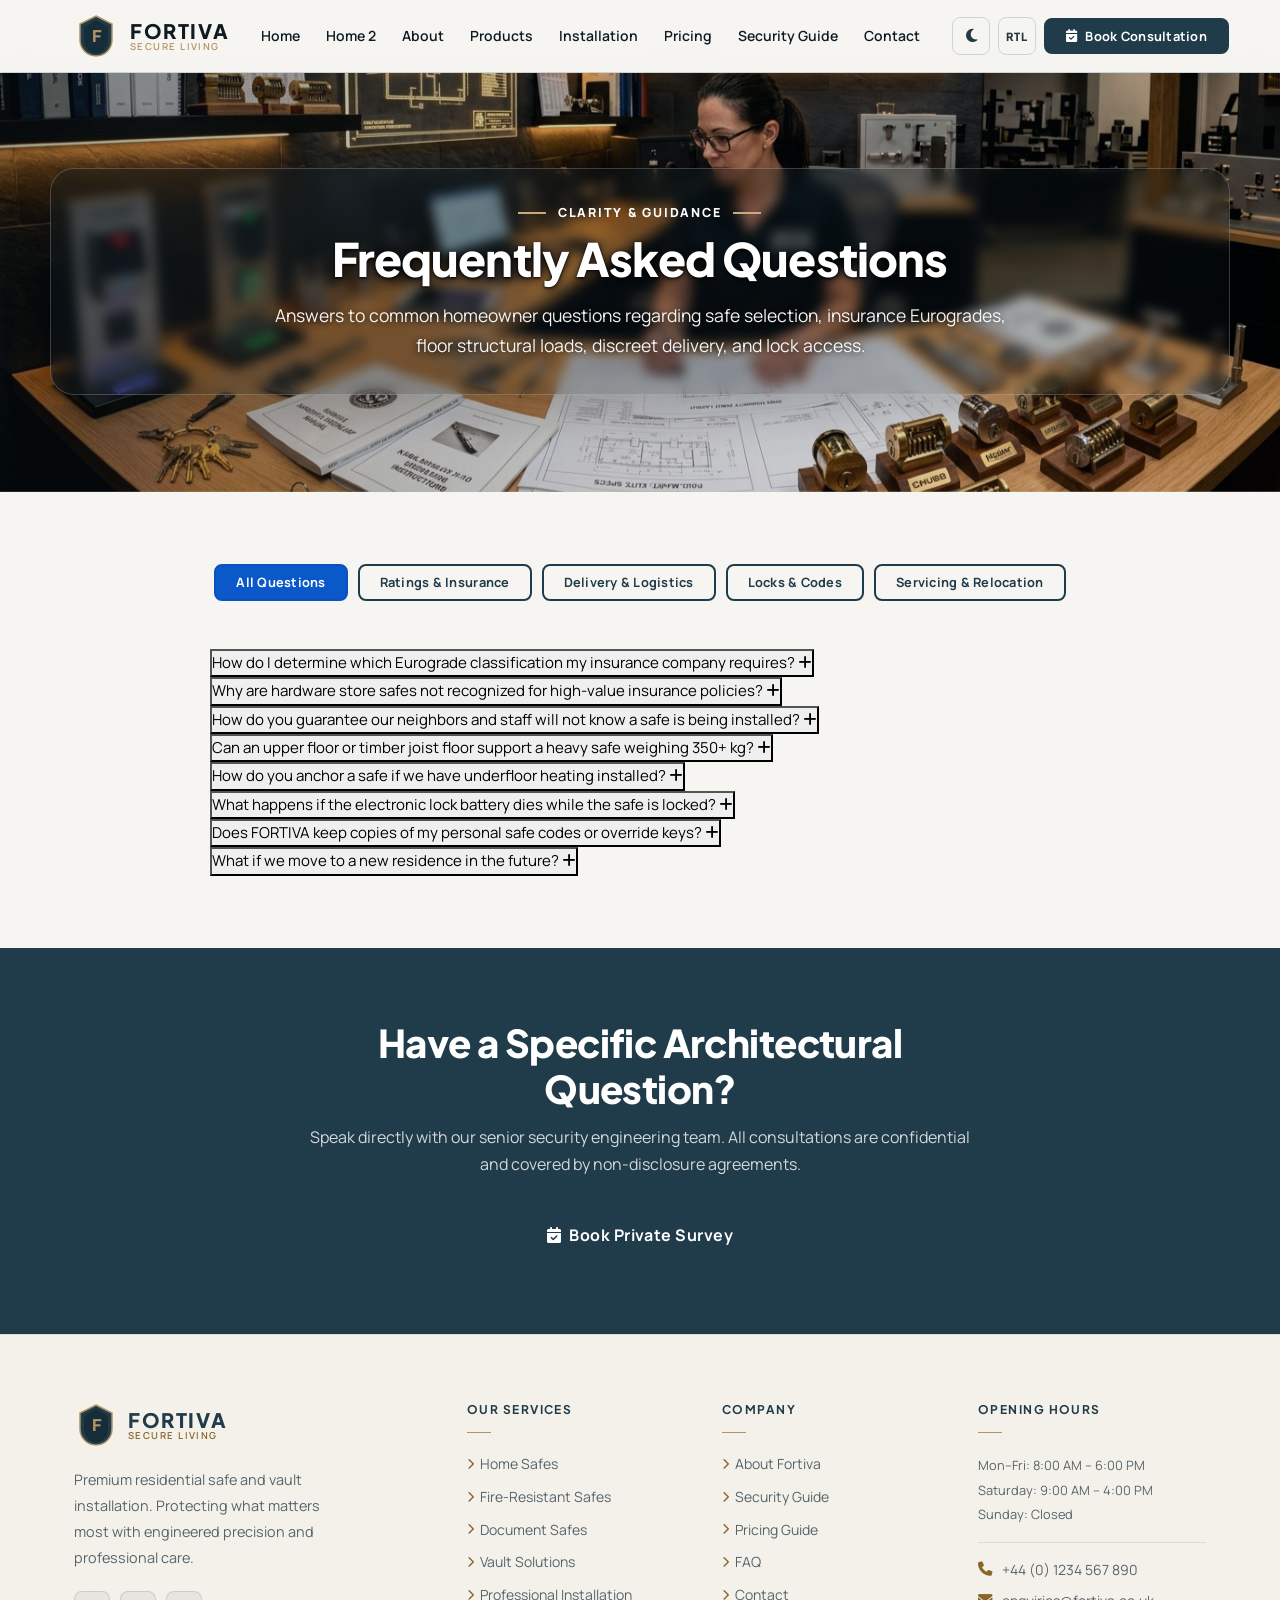
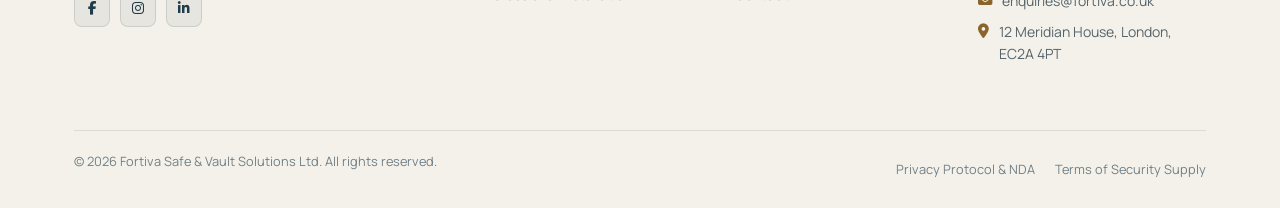
<file: faq.html>
<!DOCTYPE html>
<html lang="en" dir="ltr" data-theme="light">
<head>
  <meta charset="UTF-8">
  <meta name="viewport" content="width=device-width, initial-scale=1.0">
    <link rel="icon" type="image/svg+xml" href="assets/images/favicon.svg">
  <link rel="icon" type="image/png" sizes="32x32" href="assets/images/favicon.png">
  <link rel="shortcut icon" href="favicon.ico">
  <title>Frequently Asked Questions | FORTIVA Safe &amp; Vault Solutions</title>
  <meta name="description" content="Answers to common questions regarding home safe selection, insurance Eurogrades, discreet delivery, structural floor anchoring, and lock emergency override.">
  <link rel="preconnect" href="https://fonts.googleapis.com">
  <link rel="preconnect" href="https://fonts.gstatic.com" crossorigin>
  <link href="https://fonts.googleapis.com/css2?family=Manrope:wght@300;400;500;600;700;800&family=Plus+Jakarta+Sans:wght@300;400;500;600;700;800&display=swap" rel="stylesheet">
  <link rel="stylesheet" href="https://cdnjs.cloudflare.com/ajax/libs/font-awesome/6.5.1/css/all.min.css" crossorigin="anonymous">
  <link rel="stylesheet" href="https://cdn.jsdelivr.net/npm/bootstrap@5.3.3/dist/css/bootstrap.min.css">
  <link rel="stylesheet" href="css/main.css">
  <link rel="stylesheet" href="css/buttons.css">
  <link rel="stylesheet" href="css/header.css">
  <link rel="stylesheet" href="css/footer.css">
  <link rel="stylesheet" href="css/editorial.css">
  <link rel="stylesheet" href="css/forms.css">
  <link rel="stylesheet" href="css/dark-theme.css">
  <link rel="stylesheet" href="css/rtl.css">
  <link rel="stylesheet" href="css/desktop.css">
  <link rel="stylesheet" href="css/tablet.css">
  <link rel="stylesheet" href="css/mobile.css">
  <style>
    .faq-hero {
      padding: calc(var(--space-2xl) + 20px) 0 var(--space-xl);
      background: var(--bg-page);
      border-bottom: 1px solid var(--border-color);
    }
    .faq-category-nav {
      display: flex;
      flex-wrap: wrap;
      gap: 10px;
      margin-bottom: var(--space-2xl);
      justify-content: center;
    }
  </style>
  <link rel="stylesheet" href="css/compact.css?v=20261029-2">
</head>
<body>
  <!-- Skip Link -->
  <a href="#main-content" class="skip-link">Skip to main content</a>

  <!-- ═══════════════════════════ HEADER ═══════════════════════════ -->
  <header class="site-header" role="banner">
    <div class="container">
      <div class="header-inner">
        <a href="index.html" class="header-logo" aria-label="FORTIVA — Home">
          <div class="logo-mark">
            <svg viewBox="0 0 44 44" fill="none" xmlns="http://www.w3.org/2000/svg" aria-hidden="true">
              <path d="M22 2L38 10V26C38 34.8 31 42 22 42C13 42 6 34.8 6 26V10L22 2Z" fill="#203B4A" stroke="#B49464" stroke-width="1.5"/>
              <path d="M22 6L34 13V26C34 33.2 28.6 39.2 22 39.2C15.4 39.2 10 33.2 10 26V13L22 6Z" fill="#162D39"/>
              <text x="22" y="28" text-anchor="middle" font-family="Plus Jakarta Sans,sans-serif" font-size="16" font-weight="800" fill="#B49464">F</text>
            </svg>
          </div>
          <div class="logo-text">
            <span class="logo-brand">Fortiva</span>
            <span class="logo-tagline">Secure Living</span>
          </div>
        </a>
        <nav class="header-nav" role="navigation" aria-label="Main navigation">
          <div class="nav-item"><a href="index.html" class="nav-link">Home</a></div>
          <div class="nav-item"><a href="home2.html" class="nav-link">Home 2</a></div>
          <div class="nav-item"><a href="about.html" class="nav-link">About</a></div>
          <div class="nav-item"><a href="products.html" class="nav-link">Products</a></div>
          <div class="nav-item"><a href="installation.html" class="nav-link">Installation</a></div>
          <div class="nav-item"><a href="pricing.html" class="nav-link">Pricing</a></div>
          <div class="nav-item"><a href="security-guide.html" class="nav-link">Security Guide</a></div>

          <div class="nav-item"><a href="contact.html" class="nav-link">Contact</a></div>
        </nav>
        <div class="header-actions">
          <button class="toggle-btn" data-theme-toggle title="Toggle dark mode" aria-label="Toggle dark mode">
            <i class="fas fa-moon" aria-hidden="true"></i>
          </button>
          <button class="toggle-btn" data-rtl-toggle title="Toggle RTL/LTR" aria-label="Toggle text direction">
            <i class="fas fa-align-right" aria-hidden="true"></i>
          </button>
          <a href="book-consultation.html" class="btn btn-primary btn-sm" id="btn-book-consultation">
            <i class="fas fa-calendar-check" aria-hidden="true"></i> Book Consultation
          </a>
          <button class="mobile-toggle" id="mobile-toggle-btn" aria-label="Open menu" aria-expanded="false" aria-controls="mobile-menu">
            <span></span><span></span><span></span>
          </button>
        </div>
      </div>
    </div>
    <!-- Mobile Menu -->
    <nav class="mobile-menu" id="mobile-menu" role="navigation" aria-label="Mobile navigation">
      <div class="mobile-nav-links">
        <a href="index.html" class="mobile-nav-link">Home</a>
        <a href="home2.html" class="mobile-nav-link">Home 2</a>
        <a href="about.html" class="mobile-nav-link">About</a>
        <a href="products.html" class="mobile-nav-link">Products</a>
        <a href="installation.html" class="mobile-nav-link">Installation</a>
        <a href="pricing.html" class="mobile-nav-link">Pricing Guide</a>
        <a href="security-guide.html" class="mobile-nav-link">Security Guide</a>

        <a href="contact.html" class="mobile-nav-link">Contact</a>
      </div>
      <div class="mobile-menu-footer">
        <a href="book-consultation.html" class="btn btn-primary btn-block"><i class="fas fa-calendar-check" aria-hidden="true"></i> Book Consultation</a>
      </div>
    </nav>
  </header>
  <div class="drawer-overlay" id="drawer-overlay"></div>

  <!-- ═══════════════════════════ MAIN CONTENT ═══════════════════════════ -->
  <main id="main-content">
    
    <!-- Hero -->
    <section class="faq-hero page-image-banner" style="--page-image:url('../assets/images/hero/hero-faq.jpg');">
      <div class="container text-center">
        <div style="max-width: 760px; margin: 0 auto;">
          <div class="hero-eyebrow" style="justify-content:center;">
            <span class="hero-eyebrow-line"></span>
            <span class="hero-eyebrow-text">Clarity &amp; Guidance</span>
            <span class="hero-eyebrow-line"></span>
          </div>
          <h1 style="font-size:clamp(2.2rem, 3.6vw, 3.2rem); font-weight:800; color:var(--text-heading); margin-bottom:14px;">
            Frequently Asked Questions
          </h1>
          <p style="color:var(--text-body); font-size:1.1rem; line-height:1.7; margin:0;">
            Answers to common homeowner questions regarding safe selection, insurance Eurogrades, floor structural loads, discreet delivery, and lock access.
          </p>
        </div>
      </div>
    </section>

    <!-- Main FAQ Content -->
    <section class="section">
      <div class="container">
        
        <div style="max-width: 860px; margin: 0 auto;">
          
          <!-- Category Filter Tabs -->
          <div class="faq-category-nav">
            <button class="btn btn-primary btn-sm active" data-faq-cat="all">All Questions</button>
            <button class="btn btn-outline btn-sm" data-faq-cat="ratings">Ratings &amp; Insurance</button>
            <button class="btn btn-outline btn-sm" data-faq-cat="delivery">Delivery &amp; Logistics</button>
            <button class="btn btn-outline btn-sm" data-faq-cat="locks">Locks &amp; Codes</button>
            <button class="btn btn-outline btn-sm" data-faq-cat="maintenance">Servicing &amp; Relocation</button>
          </div>

          <!-- FAQ Accordion List -->
          <div class="faq-accordion-list">
            
            <!-- Item 1 -->
            <div class="faq-item" data-cat="ratings">
              <button class="faq-question">
                <span>How do I determine which Eurograde classification my insurance company requires?</span>
                <i class="fas fa-plus faq-icon"></i>
              </button>
              <div class="faq-answer">
                <p style="color:var(--text-body); font-size:0.92rem; line-height:1.7; margin:0;">
                  Underwriters typically calculate your policy requirement based on your total insured values. In the UK, high-value items like watches and jewelry receive 10 times the overnight cash cover. For example, a Eurograde 3 safe with a £35,000 cash rating covers up to £350,000 in jewelry. We provide written technical compliance documentation directly to your insurance broker to ensure pre-approval.
                </p>
              </div>
            </div>

            <!-- Item 2 -->
            <div class="faq-item" data-cat="ratings">
              <button class="faq-question">
                <span>Why are hardware store safes not recognized for high-value insurance policies?</span>
                <i class="fas fa-plus faq-icon"></i>
              </button>
              <div class="faq-answer">
                <p style="color:var(--text-body); font-size:0.92rem; line-height:1.7; margin:0;">
                  Mass-market retail safes are constructed from thin 1.5mm to 2mm sheet metal with hollow doors and basic solenoid locks that can be defeated within 60 to 90 seconds using basic hand tools or heavy magnets. True Eurograde safes undergo accredited testing (EN 1143-1) where independent labs attack the safe with thermal torches, heavy core drills, and carbide blades.
                </p>
              </div>
            </div>

            <!-- Item 3 -->
            <div class="faq-item" data-cat="delivery">
              <button class="faq-question">
                <span>How do you guarantee our neighbors and staff will not know a safe is being installed?</span>
                <i class="fas fa-plus faq-icon"></i>
              </button>
              <div class="faq-answer">
                <p style="color:var(--text-body); font-size:0.92rem; line-height:1.7; margin:0;">
                  Discretion is fundamental to our service. Our logistics fleet is completely unbranded with zero company logos or signage. Technicians arrive in discreet corporate attire. The safe is transported inside heavy protective crates resembling high-end furniture or AV equipment. All personnel operate under signed non-disclosure agreements.
                </p>
              </div>
            </div>

            <!-- Item 4 -->
            <div class="faq-item" data-cat="delivery">
              <button class="faq-question">
                <span>Can an upper floor or timber joist floor support a heavy safe weighing 350+ kg?</span>
                <i class="fas fa-plus faq-icon"></i>
              </button>
              <div class="faq-answer">
                <p style="color:var(--text-body); font-size:0.92rem; line-height:1.7; margin:0;">
                  Yes, when properly engineered. While ground-floor concrete slabs provide immediate high load capacity, upper floors with timber joists require our structural load assessment. We calculate joist spans and install custom 10mm laser-cut steel distribution plates across multiple joists with through-bolts, spreading the load safely within building regulation deflection limits.
                </p>
              </div>
            </div>

            <!-- Item 5 -->
            <div class="faq-item" data-cat="delivery">
              <button class="faq-question">
                <span>How do you anchor a safe if we have underfloor heating installed?</span>
                <i class="fas fa-plus faq-icon"></i>
              </button>
              <div class="faq-answer">
                <p style="color:var(--text-body); font-size:0.92rem; line-height:1.7; margin:0;">
                  We use high-resolution thermal imaging cameras to map warm water pipes or electric heating cables within the screed. If drilling into the floor poses any risk, we utilize heavy rear-wall chemical anchoring into structural masonry or install a certified structural steel bonding plate that adheres chemically to the floor slab without puncturing heating conduits.
                </p>
              </div>
            </div>

            <!-- Item 6 -->
            <div class="faq-item" data-cat="locks">
              <button class="faq-question">
                <span>What happens if the electronic lock battery dies while the safe is locked?</span>
                <i class="fas fa-plus faq-icon"></i>
              </button>
              <div class="faq-answer">
                <p style="color:var(--text-body); font-size:0.92rem; line-height:1.7; margin:0;">
                  Your programmed master codes and biometric enrollments are saved permanently in non-volatile memory and will never be lost. Every FORTIVA electronic safe features external emergency battery contact terminals on the face of the keypad. Simply holding a standard 9V battery against these terminals powers the lock instantly so you can enter your code and change the internal cells.
                </p>
              </div>
            </div>

            <!-- Item 7 -->
            <div class="faq-item" data-cat="locks">
              <button class="faq-question">
                <span>Does FORTIVA keep copies of my personal safe codes or override keys?</span>
                <i class="fas fa-plus faq-icon"></i>
              </button>
              <div class="faq-answer">
                <p style="color:var(--text-body); font-size:0.92rem; line-height:1.7; margin:0;">
                  Never. We operate an absolute zero-custody protocol. During the private client handover, our technician steps away while you or your designated representative program your unique access codes and register biometric fingerprints. No master reset codes, backdoor bypasses, or client code databases exist anywhere at FORTIVA.
                </p>
              </div>
            </div>

            <!-- Item 8 -->
            <div class="faq-item" data-cat="maintenance">
              <button class="faq-question">
                <span>What if we move to a new residence in the future?</span>
                <i class="fas fa-plus faq-icon"></i>
              </button>
              <div class="faq-answer">
                <p style="color:var(--text-body); font-size:0.92rem; line-height:1.7; margin:0;">
                  We provide dedicated relocation services for our clients. Our rigging crew carefully releases the chemical anchors, protects all interior surfaces, transports the safe discreetly to your new home, and performs full structural anchoring and commissioning at the new location.
                </p>
              </div>
            </div>

          </div>

        </div>

      </div>
    </section>

    <!-- Still Have Questions CTA -->
    <section class="section" style="background:var(--slate-navy); color:var(--white);">
      <div class="container text-center">
        <div style="max-width:680px; margin:0 auto;">
          <h2 style="color:var(--white); font-size:clamp(1.8rem, 3vw, 2.4rem); font-weight:800; margin-bottom:12px;">
            Have a Specific Architectural Question?
          </h2>
          <p style="color:rgba(255,255,255,0.8); font-size:1rem; line-height:1.7; margin-bottom:28px;">
            Speak directly with our senior security engineering team. All consultations are confidential and covered by non-disclosure agreements.
          </p>
          <a href="book-consultation.html" class="btn btn-primary btn-lg">
            <i class="fas fa-calendar-check"></i> Book Private Survey
          </a>
        </div>
      </div>
    </section>

  </main>

  <!-- ═══════════════════════════ FOOTER ═══════════════════════════ -->
  <footer class="site-footer" role="contentinfo">
    <div class="container">
      <div class="footer-grid">
        <div class="footer-brand">
          <a href="index.html" class="header-logo" aria-label="FORTIVA — Home" style="margin-bottom:16px;display:inline-flex;">
            <div class="logo-mark">
              <svg viewBox="0 0 44 44" fill="none" xmlns="http://www.w3.org/2000/svg" aria-hidden="true">
                <path d="M22 2L38 10V26C38 34.8 31 42 22 42C13 42 6 34.8 6 26V10L22 2Z" fill="#203B4A" stroke="#B49464" stroke-width="1.5"/>
                <path d="M22 6L34 13V26C34 33.2 28.6 39.2 22 39.2C15.4 39.2 10 33.2 10 26V13L22 6Z" fill="#162D39"/>
                <text x="22" y="28" text-anchor="middle" font-family="Plus Jakarta Sans,sans-serif" font-size="16" font-weight="800" fill="#B49464">F</text>
              </svg>
            </div>
            <div class="logo-text">
              <span class="logo-brand">Fortiva</span>
              <span class="logo-tagline">Secure Living</span>
            </div>
          </a>
          <p class="footer-brand-desc">Premium residential safe and vault installation. Protecting what matters most with engineered precision and professional care.</p>
          <ul class="footer-contact-list">
            <li class="footer-contact-item"><i class="fas fa-phone" aria-hidden="true"></i><a href="tel:+441234567890">+44 (0) 1234 567 890</a></li>
            <li class="footer-contact-item"><i class="fas fa-envelope" aria-hidden="true"></i><a href="mailto:enquiries@fortiva.co.uk">enquiries@fortiva.co.uk</a></li>
            <li class="footer-contact-item"><i class="fas fa-map-marker-alt" aria-hidden="true"></i><span>12 Meridian House, London, EC2A 4PT</span></li>
          </ul>
        </div>
        <div>
          <h3 class="footer-col-title">Our Safes</h3>
          <ul class="footer-nav-list">
            <li><a href="products.html"><i class="fas fa-chevron-right" aria-hidden="true"></i> Eurograde Safes</a></li>
            <li><a href="products.html"><i class="fas fa-chevron-right" aria-hidden="true"></i> Fire-Resistant Cabinets</a></li>
            <li><a href="products.html"><i class="fas fa-chevron-right" aria-hidden="true"></i> Bespoke Jewelry Safes</a></li>
            <li><a href="products.html"><i class="fas fa-chevron-right" aria-hidden="true"></i> Concealed Wall Safes</a></li>
            <li><a href="service-details.html"><i class="fas fa-chevron-right" aria-hidden="true"></i> Residential Vault Doors</a></li>
          </ul>
        </div>
        <div>
          <h3 class="footer-col-title">Company</h3>
          <ul class="footer-nav-list">
            <li><a href="about.html"><i class="fas fa-chevron-right" aria-hidden="true"></i> About Fortiva</a></li>
            <li><a href="home2.html"><i class="fas fa-chevron-right" aria-hidden="true"></i> Home 2</a></li>
            <li><a href="installation.html"><i class="fas fa-chevron-right" aria-hidden="true"></i> Installation Engineering</a></li>
            <li><a href="security-guide.html"><i class="fas fa-chevron-right" aria-hidden="true"></i> Security Ratings Guide</a></li>
            <li><a href="pricing.html"><i class="fas fa-chevron-right" aria-hidden="true"></i> Pricing &amp; Transparency</a></li>
            <li><a href="book-consultation.html"><i class="fas fa-chevron-right" aria-hidden="true"></i> Private Consultation</a></li>
          </ul>
        </div>
        <div>
          <h3 class="footer-col-title">Opening Hours</h3>
          <p style="font-size:0.8rem;color:rgba(255,255,255,0.5);line-height:1.9;margin:0;">
            Monday – Friday: 8:00 AM – 6:00 PM<br>
            Saturday: 9:00 AM – 4:00 PM<br>
            Sunday: Private Appointments Only<br>
            24/7 Rapid Emergency Response
          </p>
        </div>
      </div>
      <div class="footer-bottom">
        <p class="footer-copy">&copy; 2026 Fortiva Safe &amp; Vault Solutions Ltd. All rights reserved.</p>
        <nav class="footer-legal">
          <a href="#">Privacy Protocol &amp; NDA</a>
          <a href="#">Terms of Security Supply</a>
        </nav>
      </div>
    </div>
  </footer>

  <!-- Scripts -->
  <script src="https://cdn.jsdelivr.net/npm/bootstrap@5.3.3/dist/js/bootstrap.bundle.min.js"></script>
  <script src="js/main.js"></script>
  <script>
    // Category filter tabs for FAQ
    document.querySelectorAll('[data-faq-cat]').forEach(btn => {
      btn.addEventListener('click', () => {
        document.querySelectorAll('[data-faq-cat]').forEach(b => b.classList.remove('active', 'btn-primary'));
        document.querySelectorAll('[data-faq-cat]').forEach(b => b.classList.add('btn-outline'));
        btn.classList.add('active', 'btn-primary');
        btn.classList.remove('btn-outline');

        const cat = btn.dataset.faqCat;
        document.querySelectorAll('.faq-item').forEach(item => {
          if (cat === 'all' || item.dataset.cat === cat) {
            item.style.display = '';
          } else {
            item.style.display = 'none';
          }
        });
      });
    });
  </script>
</body>
</html>
</file>
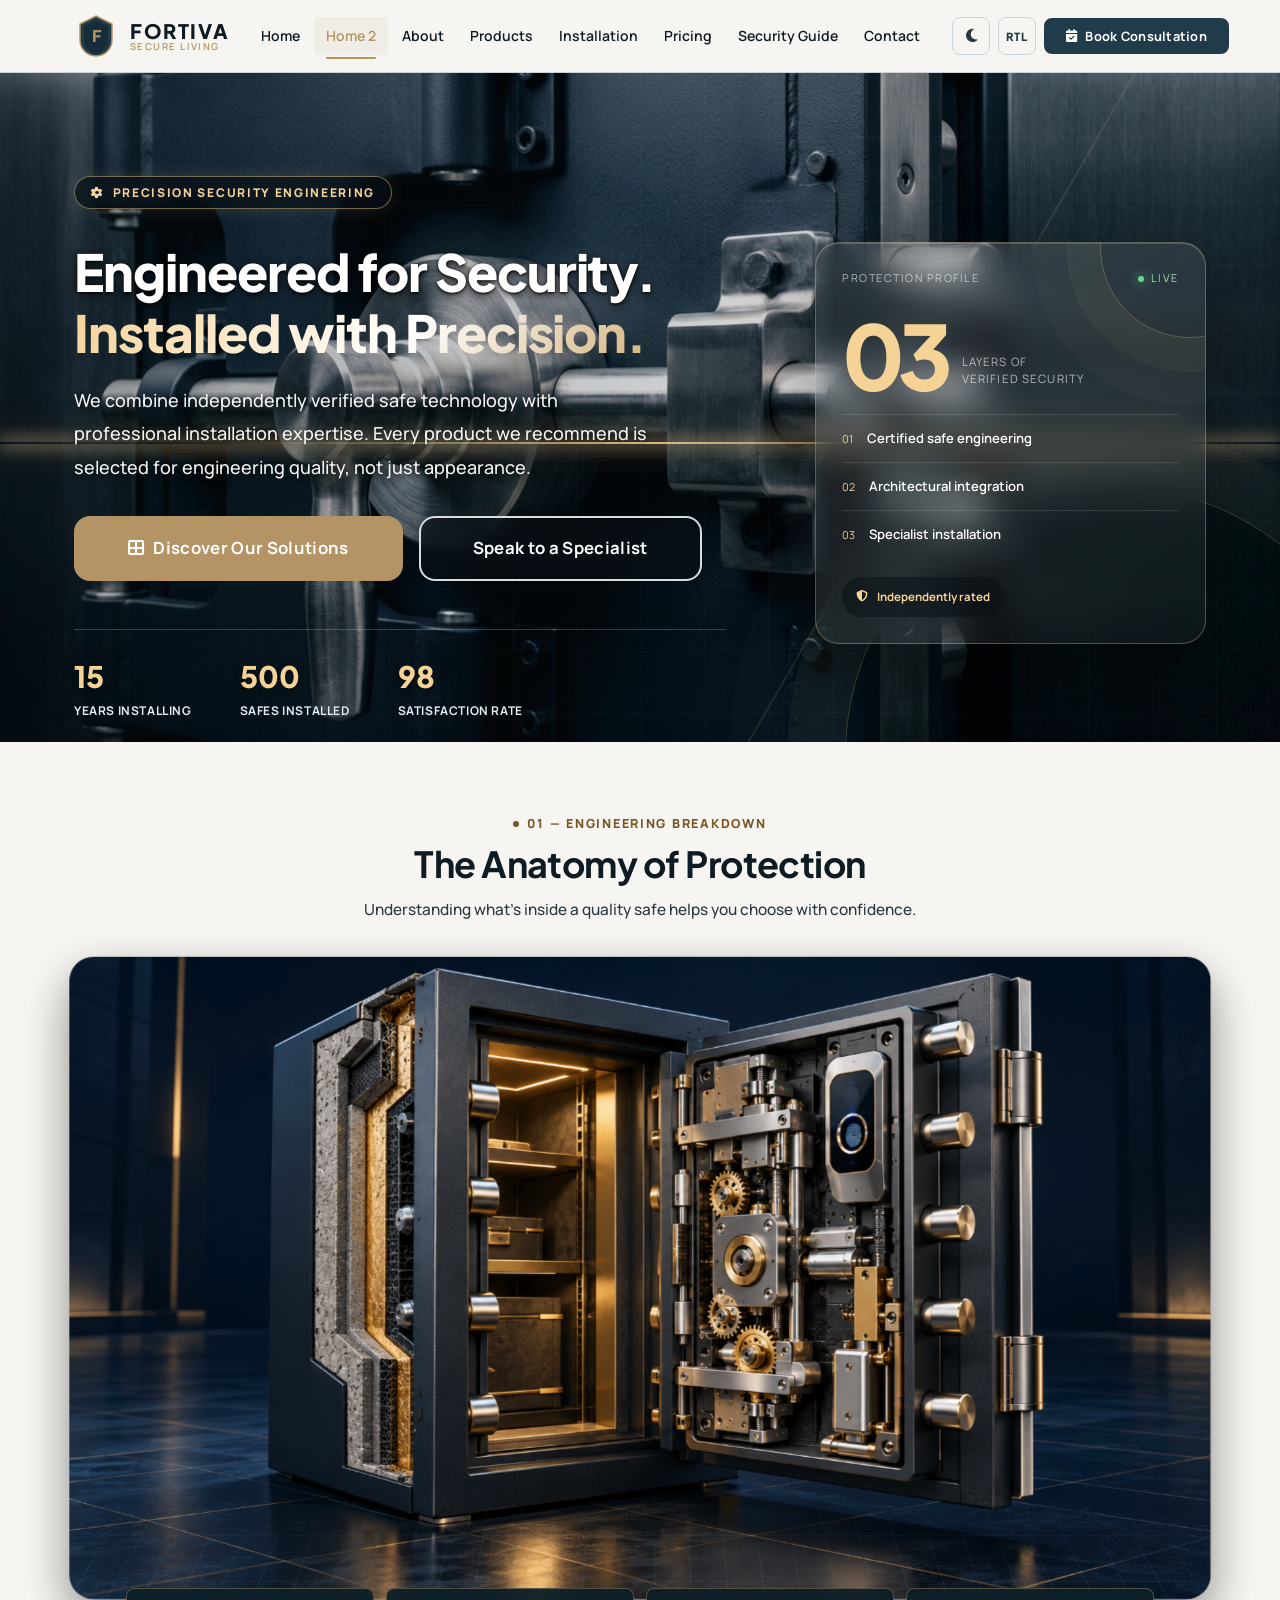
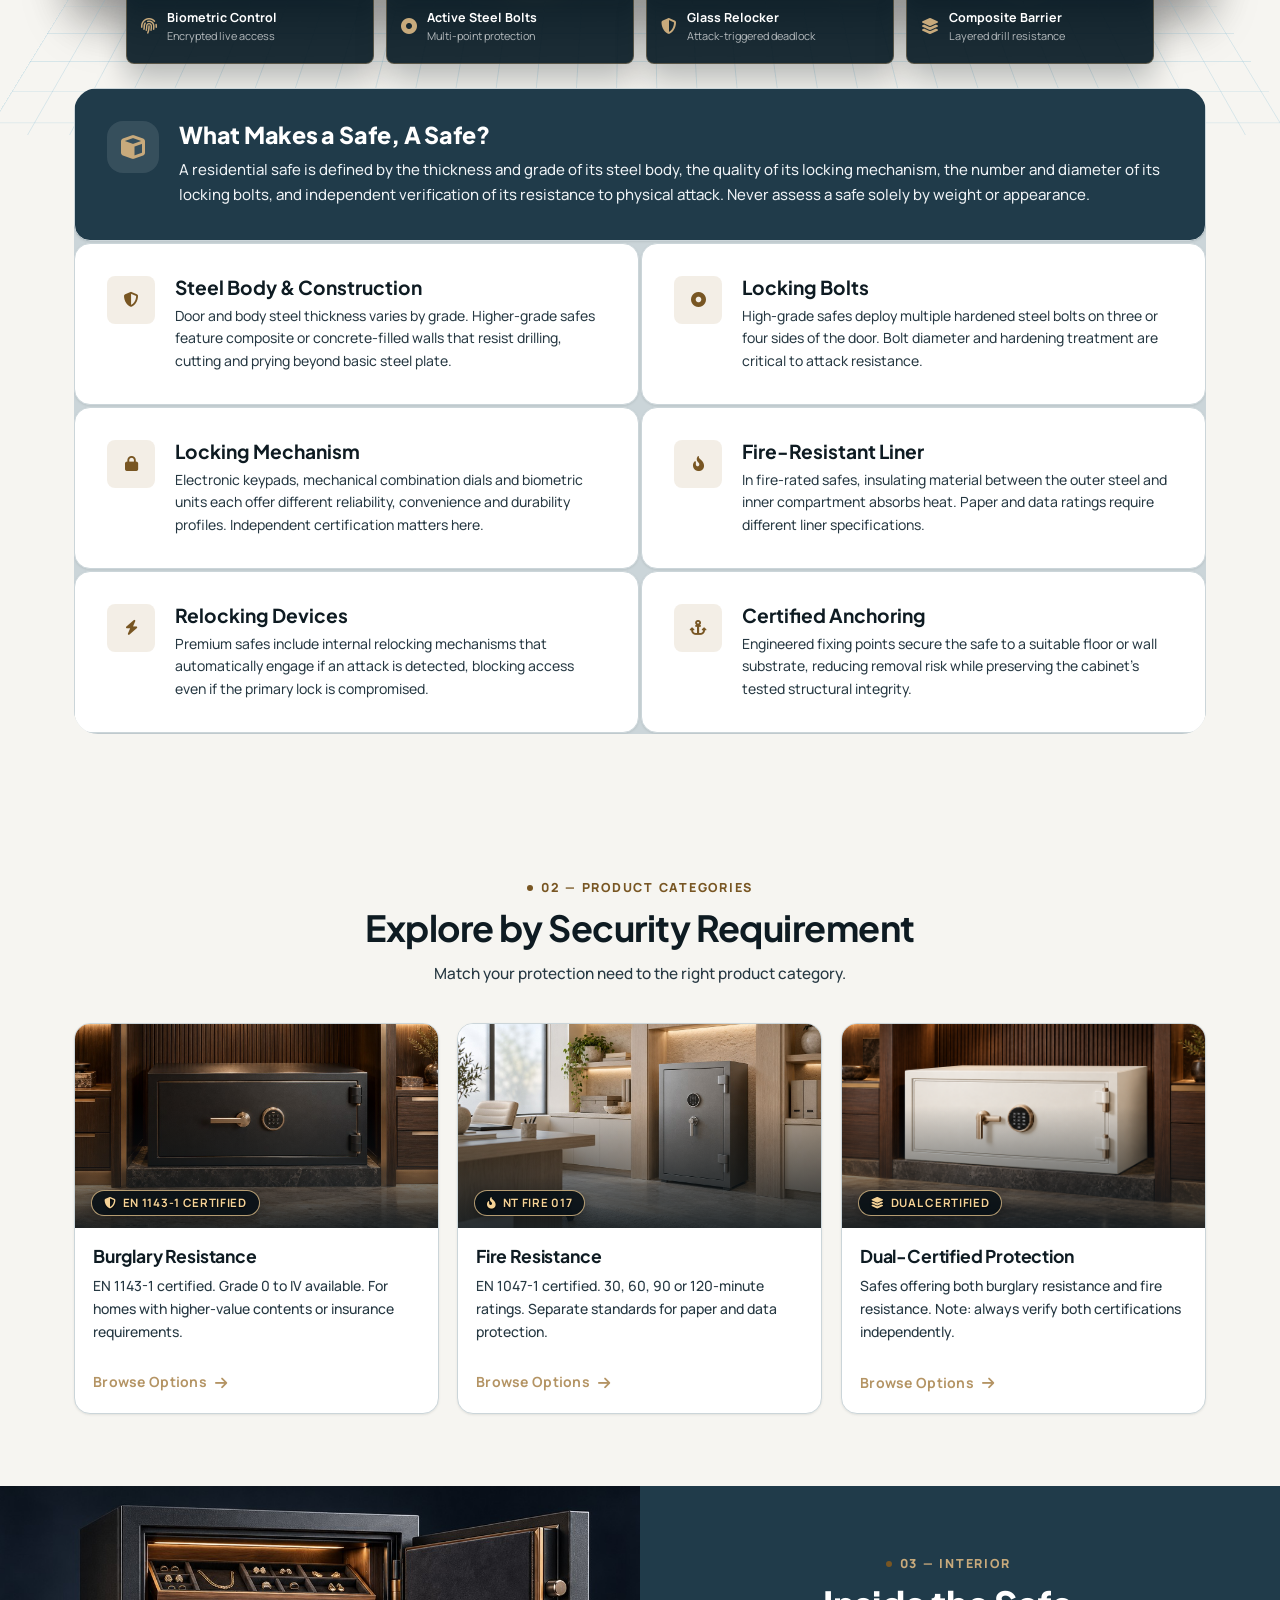
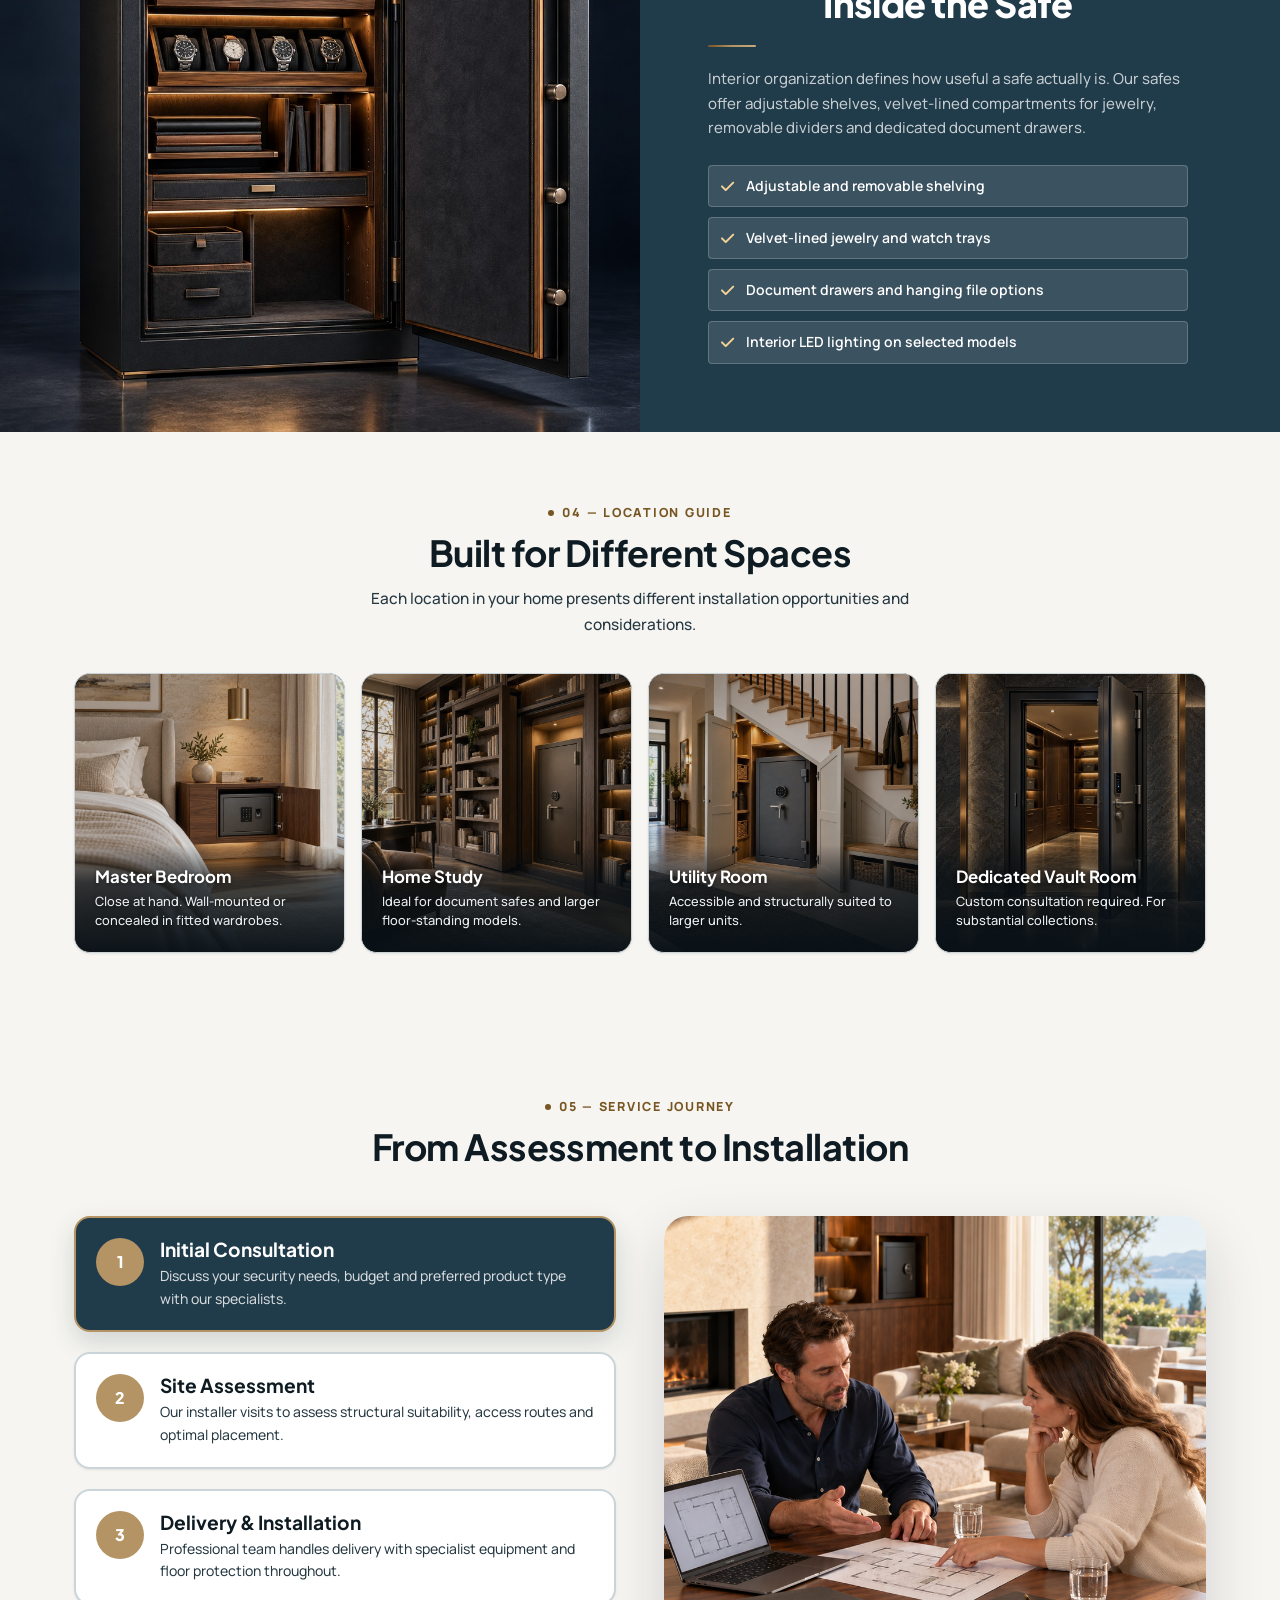
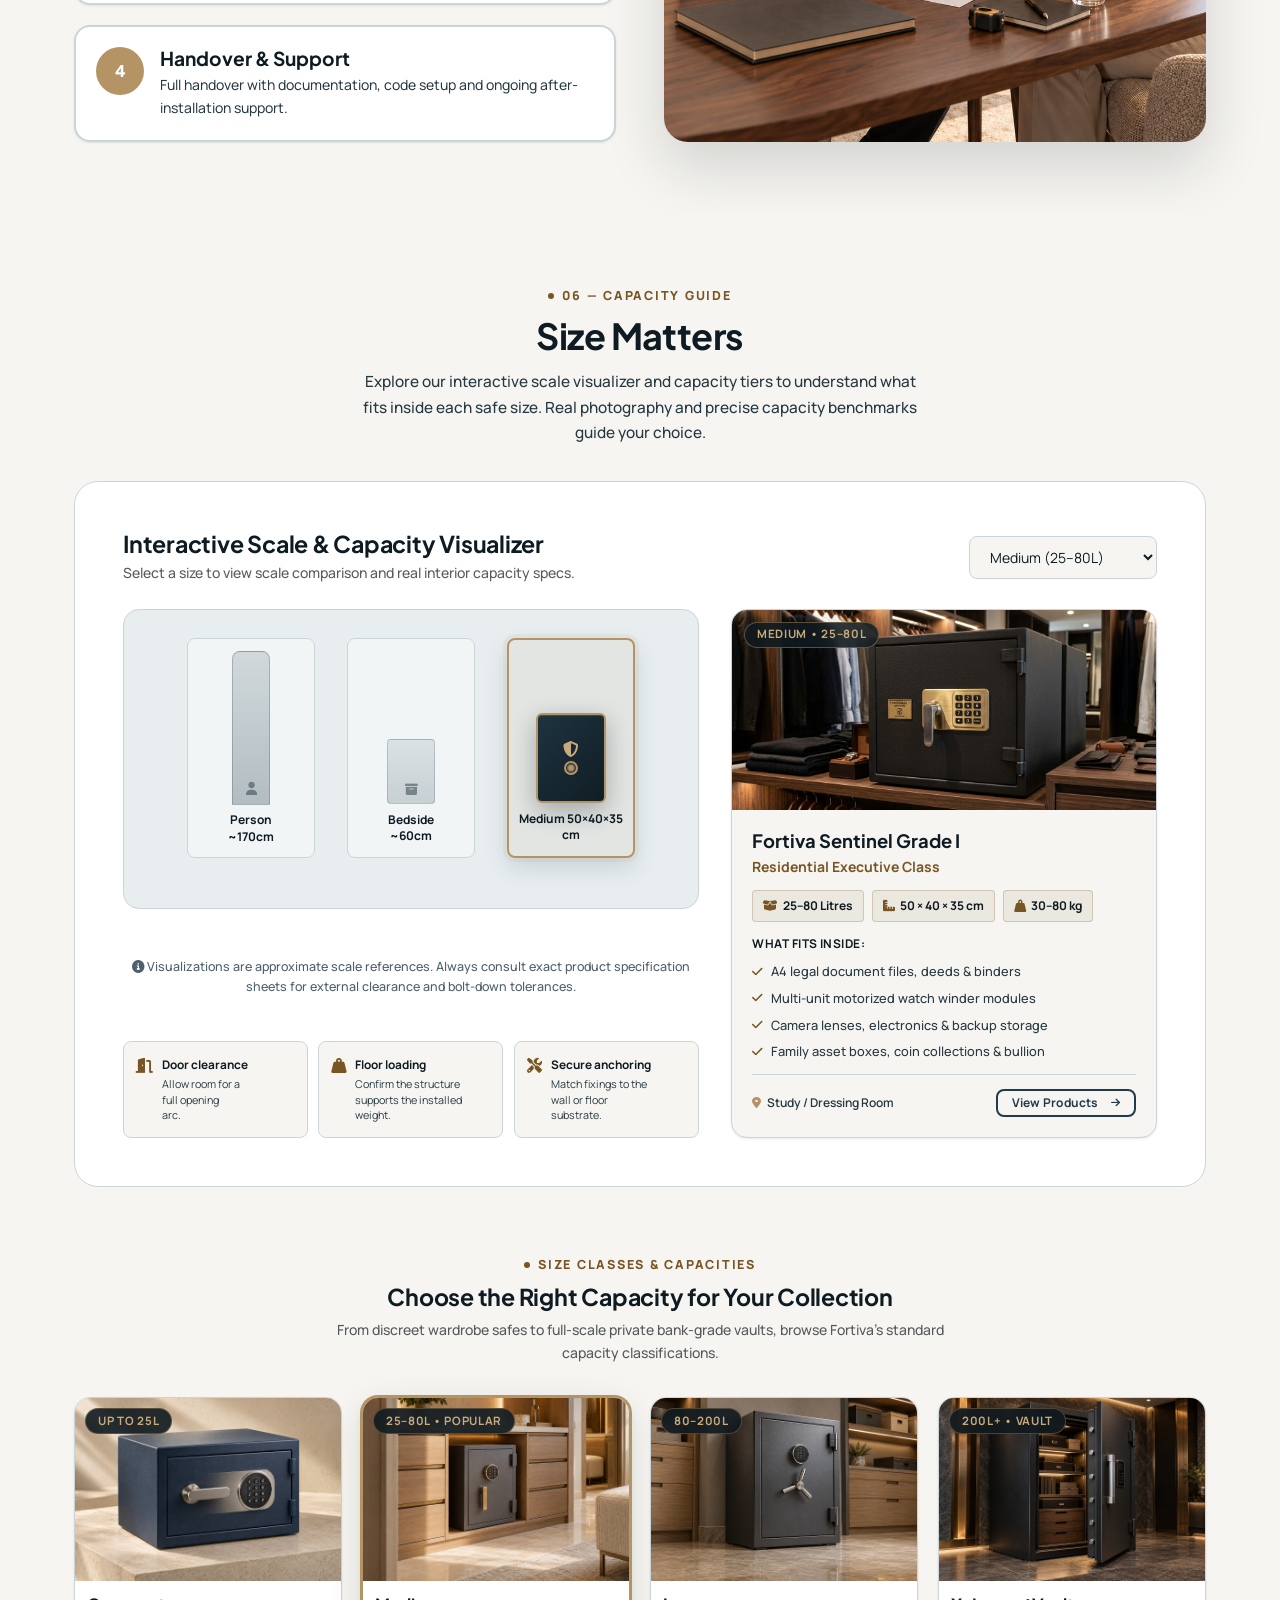
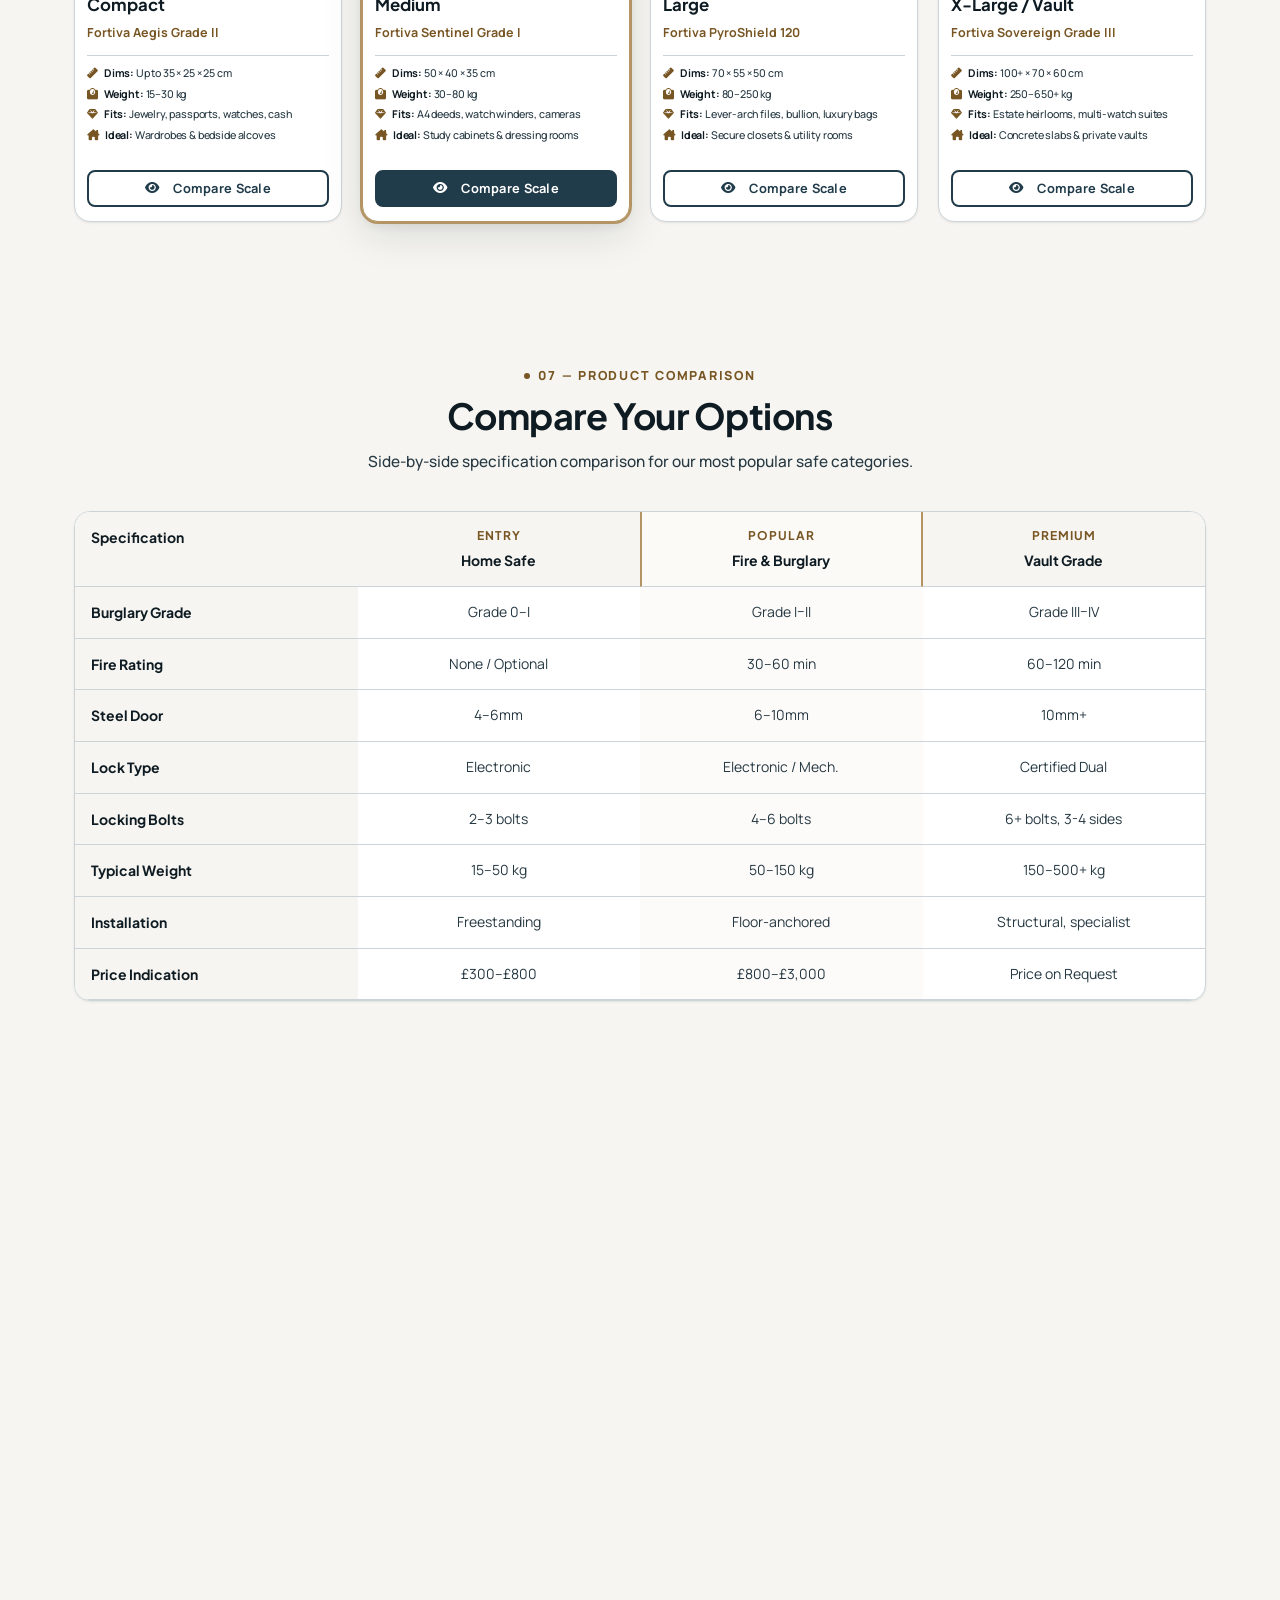
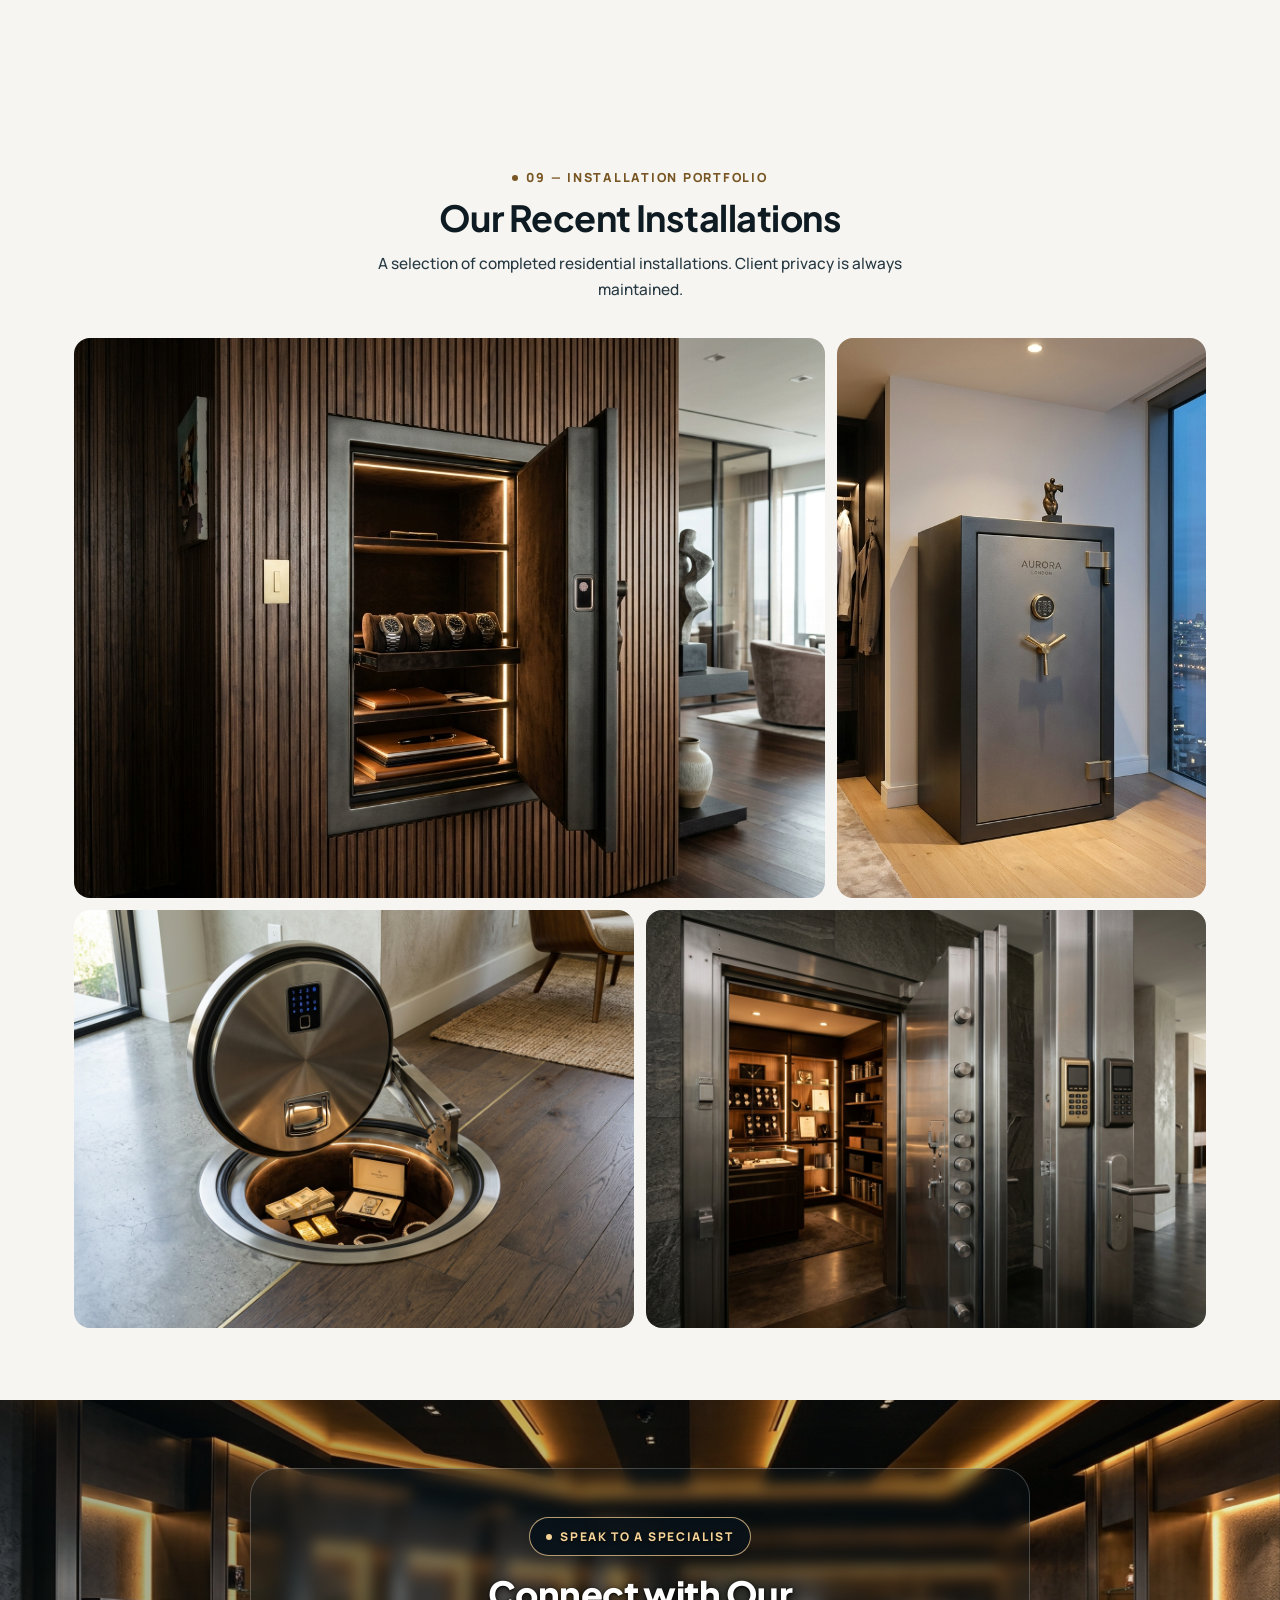
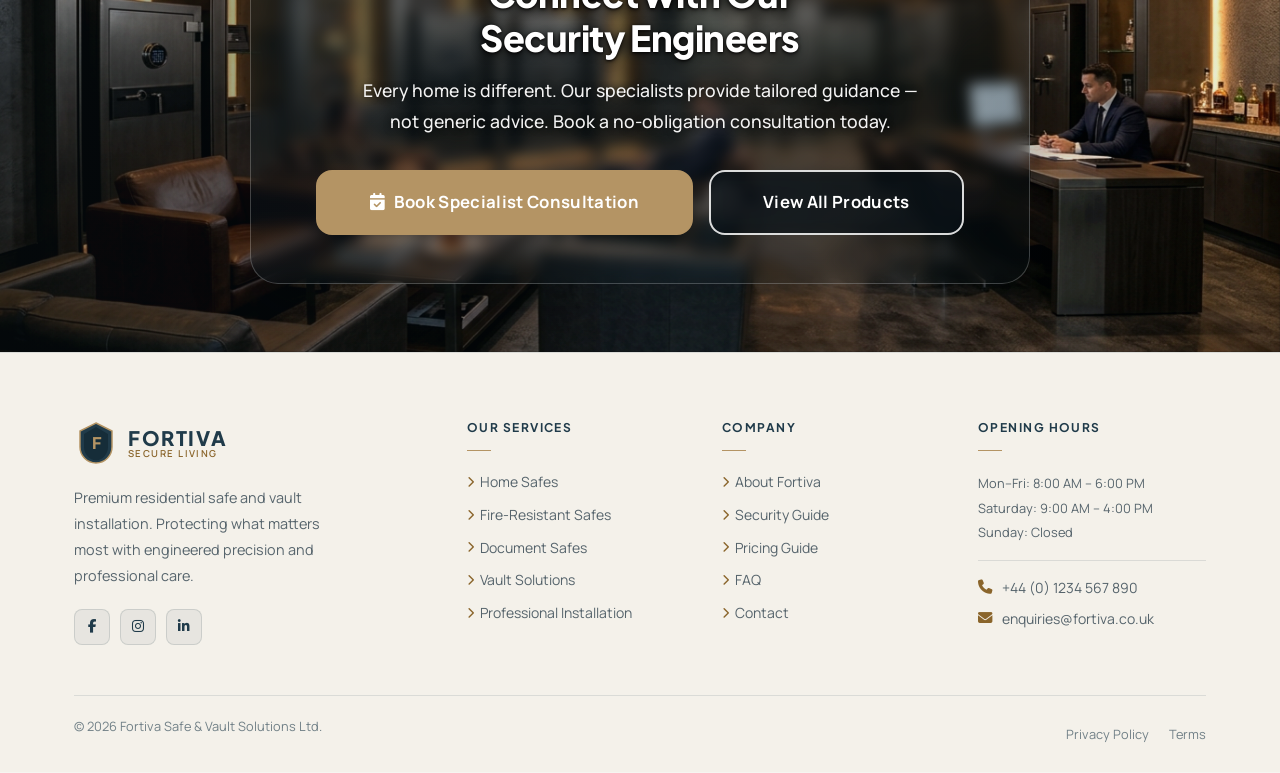
<file: home2.html>
<!DOCTYPE html>
<html lang="en" dir="ltr" data-theme="light">

<head>
  <meta charset="UTF-8">
  <meta name="viewport" content="width=device-width, initial-scale=1.0">
  <link rel="icon" type="image/svg+xml" href="assets/images/favicon.svg">
  <link rel="icon" type="image/png" sizes="32x32" href="assets/images/favicon.png">
  <link rel="shortcut icon" href="favicon.ico">
  <title>Home 2 | Precision Security Engineering | FORTIVA Safe &amp; Vault Solutions</title>
  <meta name="description"
    content="Engineered for security, installed with precision. Explore FORTIVA's technical approach to residential safe and vault solutions.">
  <link rel="preconnect" href="https://fonts.googleapis.com">
  <link rel="preconnect" href="https://fonts.gstatic.com" crossorigin>
  <link
    href="https://fonts.googleapis.com/css2?family=Manrope:wght@300;400;500;600;700;800&family=Plus+Jakarta+Sans:wght@300;400;500;600;700;800&display=swap"
    rel="stylesheet">
  <link rel="stylesheet" href="https://cdnjs.cloudflare.com/ajax/libs/font-awesome/6.5.1/css/all.min.css"
    crossorigin="anonymous">
  <link rel="stylesheet" href="https://cdn.jsdelivr.net/npm/bootstrap@5.3.3/dist/css/bootstrap.min.css">
  <link rel="stylesheet" href="css/main.css">
  <link rel="stylesheet" href="css/buttons.css">
  <link rel="stylesheet" href="css/header.css">
  <link rel="stylesheet" href="css/footer.css">
  <link rel="stylesheet" href="css/editorial.css">
  <link rel="stylesheet" href="css/products.css">
  <link rel="stylesheet" href="css/forms.css">
  <link rel="stylesheet" href="css/dark-theme.css">
  <link rel="stylesheet" href="css/rtl.css">
  <link rel="stylesheet" href="css/desktop.css">
  <link rel="stylesheet" href="css/tablet.css">
  <link rel="stylesheet" href="css/mobile.css">
  <style>
    .anatomy-grid {
      display: grid;
      grid-template-columns: 1fr 1fr;
      gap: 2px;
      background: var(--border);
      border-radius: var(--radius-xl);
      overflow: hidden;
    }

    [data-theme="dark"] .anatomy-grid {
      background: var(--dark-border);
    }

    .anatomy-cell {
      background: var(--bg-card);
      padding: 32px;
      display: flex;
      gap: 20px;
      transition: background var(--transition-base);
    }

    .anatomy-cell:hover {
      background: #F8F4EC;
    }

    .anatomy-cell h4 {
      color: var(--heading);
      font-weight: 700;
      margin-bottom: 6px;
    }

    .anatomy-cell p {
      color: var(--body-text);
      font-weight: 450;
      line-height: 1.6;
    }

    .anatomy-cell--dark {
      background: var(--dark-cards);
    }

    .anatomy-cell--dark:hover {
      background: #243842;
    }

    .anatomy-cell--dark h4 {
      color: var(--dark-heading);
    }

    .anatomy-cell--dark p {
      color: var(--dark-body);
    }

    .anatomy-cell--navy {
      background: var(--slate-navy);
      grid-column: span 2;
    }

    .anatomy-cell--navy:hover {
      background: var(--deep-navy);
    }

    .anatomy-cell--navy h3 {
      color: #FFFFFF;
      font-weight: 800;
    }

    .anatomy-cell--navy p {
      color: #F0F4F7;
      font-weight: 450;
      line-height: 1.7;
    }

    .anatomy-cell--navy:hover h3 {
      color: #FFFFFF;
    }

    .anatomy-cell--navy:hover p {
      color: #F0F4F7;
    }

    .anatomy-cell--navy>* {
      position: relative;
      z-index: 3;
    }

    .anatomy-showcase--3d {
      overflow: visible;
      margin-bottom: 92px;
    }

    .anatomy-showcase--3d img {
      aspect-ratio: 16 / 9;
      object-fit: cover;
      border-radius: inherit;
    }

    .anatomy-float-grid {
      position: absolute;
      left: clamp(18px, 4vw, 56px);
      right: clamp(18px, 4vw, 56px);
      bottom: -68px;
      z-index: 4;
      display: grid;
      grid-template-columns: repeat(4, minmax(0, 1fr));
      gap: 12px;
    }

    .anatomy-float-card {
      display: flex;
      align-items: center;
      gap: 10px;
      min-width: 0;
      min-height: 76px;
      padding: 14px;
      border: 1px solid rgba(180, 148, 100, .42);
      border-radius: var(--radius-md);
      background: rgba(13, 31, 41, .94);
      color: #fff;
      box-shadow: 0 16px 30px rgba(4, 15, 21, .25);
      backdrop-filter: blur(10px);
    }

    .anatomy-float-card i {
      color: var(--brass-light);
      font-size: 1rem;
      flex: 0 0 auto;
    }

    .anatomy-float-card strong {
      display: block;
      font-size: .78rem;
      line-height: 1.25;
    }

    .anatomy-float-card span {
      display: block;
      margin-top: 3px;
      color: rgba(255, 255, 255, .68);
      font-size: .68rem;
      line-height: 1.25;
    }

    [data-theme="dark"] .anatomy-cell:not(.anatomy-cell--navy):not(.anatomy-cell--dark):hover {
      background: #243842;
    }

    [data-theme="dark"] .anatomy-cell:not(.anatomy-cell--navy) h4 {
      color: var(--dark-heading);
    }

    [data-theme="dark"] .anatomy-cell:not(.anatomy-cell--navy) p {
      color: var(--dark-body);
    }

    /* Keep all readable card content above the cursor-following hover layer. */
    .card__body,
    .space-content,
    .journey-item>*,
    .size-showcase-body,
    .maintenance-card>* {
      position: relative;
      z-index: 3;
    }

    .space-grid {
      display: grid;
      grid-template-columns: repeat(4, 1fr);
      gap: var(--space-md);
    }

    .space-card {
      border-radius: var(--radius-lg);
      overflow: hidden;
      position: relative;
      min-height: 280px;
      background: #0A1318;
      box-shadow: var(--shadow-sm);
    }

    .space-card img {
      width: 100%;
      height: 100%;
      object-fit: cover;
      position: absolute;
      inset: 0;
      opacity: 0.85;
      transition: all var(--transition-slow);
    }

    .space-card:hover img {
      opacity: 1;
      transform: scale(1.04);
    }

    .space-content {
      position: absolute;
      bottom: 0;
      left: 0;
      right: 0;
      padding: 22px 20px;
      background: linear-gradient(to top, rgba(8, 16, 22, 0.96) 0%, rgba(8, 16, 22, 0.7) 65%, transparent 100%);
      color: #FFFFFF;
    }

    .space-content h4 {
      color: #FFFFFF;
      font-size: 1.05rem;
      font-weight: 700;
      margin-bottom: 4px;
      text-shadow: 0 1px 4px rgba(0, 0, 0, 0.5);
    }

    .space-content p {
      width: min(100%, 35ch);
      min-height: 3em;
      color: #E8EEF2;
      font-size: 0.8rem;
      font-weight: 500;
      margin: 0;
      line-height: 1.5;
      text-shadow: 0 1px 3px rgba(0, 0, 0, 0.5);
    }

    .journey-item {
      background: var(--bg-card);
      border: 1.5px solid var(--border);
    }

    .journey-item h4 {
      color: var(--heading);
      font-weight: 700;
    }

    .journey-item p {
      color: var(--body-text);
      font-weight: 450;
    }

    [data-theme="dark"] .journey-item {
      background: var(--dark-cards);
      border-color: var(--dark-border);
    }

    [data-theme="dark"] .journey-item h4 {
      color: var(--dark-heading);
    }

    [data-theme="dark"] .journey-item p {
      color: var(--dark-body);
    }

    .journey-item.active {
      background: var(--slate-navy) !important;
      border-color: var(--brass) !important;
      box-shadow: 0 10px 26px rgba(16, 42, 55, .16);
    }

    .journey-item.active h4 {
      color: #FFFFFF !important;
    }

    .journey-item.active p {
      color: rgba(255, 255, 255, .82) !important;
    }

    .journey-item.active .process-step__num {
      background: var(--brass);
      color: #FFFFFF;
    }

    .compare-selector {
      display: grid;
      grid-template-columns: repeat(3, 1fr);
      gap: var(--space-md);
      margin-bottom: var(--space-xl);
    }

    .compare-col-header {
      text-align: center;
      background: var(--bg-card);
      border: 2px solid var(--border-color);
      border-radius: var(--radius-lg) var(--radius-lg) 0 0;
      padding: var(--space-lg);
    }

    .compare-col-header.highlight {
      border-color: var(--brass);
      background: rgba(180, 148, 100, 0.06);
    }

    .maintenance-grid {
      display: grid;
      grid-template-columns: repeat(3, 1fr);
      gap: var(--space-lg);
    }

    .maintenance-card {
      background: var(--bg-card);
      border: 1px solid var(--border);
      border-radius: var(--radius-lg);
      padding: var(--space-xl);
    }

    .maintenance-card h4 {
      color: var(--heading);
      font-weight: 700;
      margin-bottom: 8px;
    }

    .maintenance-card p {
      color: var(--body-text);
      font-weight: 450;
      line-height: 1.6;
    }

    [data-theme="dark"] .maintenance-card {
      background: var(--dark-cards);
      border-color: var(--dark-border);
    }

    [data-theme="dark"] .maintenance-card h4 {
      color: var(--dark-heading);
    }

    [data-theme="dark"] .maintenance-card p {
      color: var(--dark-body);
    }

    .portfolio-grid {
      display: grid;
      grid-template-columns: repeat(12, 1fr);
      gap: 12px;
    }

    .portfolio-item {
      border-radius: var(--radius-lg);
      overflow: hidden;
      position: relative;
      background: var(--dark-bg);
    }

    .portfolio-item img {
      width: 100%;
      height: 100%;
      object-fit: cover;
      min-height: 200px;
      transition: opacity var(--transition-base);
    }

    .portfolio-item:hover img {
      opacity: 0.85;
    }

    .portfolio-item.large {
      grid-column: span 8;
    }

    .portfolio-item.medium {
      grid-column: span 4;
    }

    .portfolio-item.half {
      grid-column: span 6;
    }

    /* Ivory sections stay light in dark mode, so their headings require dark ink. */
    [data-theme="dark"] .bg-ivory .section-title {
      color: #132A36;
    }

    [data-theme="dark"] .bg-ivory .section-desc {
      color: #526873;
    }

    @media (max-width: 991px) {
      .anatomy-grid {
        grid-template-columns: 1fr;
      }

      .anatomy-cell--navy {
        grid-column: auto;
      }

      .anatomy-showcase--3d {
        margin-bottom: 128px;
      }

      .anatomy-float-grid {
        grid-template-columns: repeat(2, minmax(0, 1fr));
        bottom: -108px;
      }

      .space-grid {
        grid-template-columns: repeat(2, 1fr);
      }

      .compare-selector {
        grid-template-columns: 1fr;
      }

      .maintenance-grid {
        grid-template-columns: 1fr 1fr;
      }

      .portfolio-item.large,
      .portfolio-item.medium,
      .portfolio-item.half {
        grid-column: span 6;
      }
    }

    @media (max-width: 767px) {

      .anatomy-grid,
      .space-grid,
      .compare-selector,
      .maintenance-grid,
      .portfolio-grid {
        grid-template-columns: 1fr;
      }

      .anatomy-cell--navy {
        grid-column: auto;
      }

      .anatomy-showcase--3d {
        margin-bottom: 18px;
      }

      .anatomy-showcase--3d img {
        min-height: 300px;
      }

      .anatomy-float-grid {
        position: relative;
        left: auto;
        right: auto;
        bottom: auto;
        grid-template-columns: 1fr;
        margin-top: 12px;
      }

      .portfolio-item,
      .portfolio-item.large,
      .portfolio-item.medium,
      .portfolio-item.half {
        grid-column: auto;
      }
    }
  </style>
  <link rel="stylesheet" href="css/compact.css?v=20261029-2">
</head>

<body>
  <a href="#main-content" class="skip-link">Skip to main content</a>

  <!-- HEADER (same structure as index.html) -->
  <header class="site-header" role="banner">
    <div class="container">
      <div class="header-inner">
        <a href="index.html" class="header-logo" aria-label="FORTIVA — Home">
          <div class="logo-mark">
            <svg viewBox="0 0 44 44" fill="none" xmlns="http://www.w3.org/2000/svg" aria-hidden="true">
              <path d="M22 2L38 10V26C38 34.8 31 42 22 42C13 42 6 34.8 6 26V10L22 2Z" fill="#203B4A" stroke="#B49464"
                stroke-width="1.5" />
              <path d="M22 6L34 13V26C34 33.2 28.6 39.2 22 39.2C15.4 39.2 10 33.2 10 26V13L22 6Z" fill="#162D39" />
              <text x="22" y="28" text-anchor="middle" font-family="Plus Jakarta Sans,sans-serif" font-size="16"
                font-weight="800" fill="#B49464">F</text>
            </svg>
          </div>
          <div class="logo-text"><span class="logo-brand">Fortiva</span><span class="logo-tagline">Secure Living</span>
          </div>
        </a>
        <nav class="header-nav" role="navigation" aria-label="Main navigation">
          <div class="nav-item"><a href="index.html" class="nav-link">Home</a></div>
          <div class="nav-item"><a href="home2.html" class="nav-link active">Home 2</a></div>
          <div class="nav-item"><a href="about.html" class="nav-link">About</a></div>
          <div class="nav-item"><a href="products.html" class="nav-link">Products</a></div>
          <div class="nav-item"><a href="installation.html" class="nav-link">Installation</a></div>
          <div class="nav-item"><a href="pricing.html" class="nav-link">Pricing</a></div>
          <div class="nav-item"><a href="security-guide.html" class="nav-link">Security Guide</a></div>

          <div class="nav-item"><a href="contact.html" class="nav-link">Contact</a></div>
        </nav>
        <div class="header-actions">
          <button class="toggle-btn" data-theme-toggle title="Toggle dark mode" aria-label="Toggle dark mode"><i
              class="fas fa-moon" aria-hidden="true"></i></button>
          <button class="toggle-btn" data-rtl-toggle title="Toggle RTL" aria-label="Toggle text direction"><i
              class="fas fa-align-right" aria-hidden="true"></i></button>
          <a href="book-consultation.html" class="btn btn-primary btn-sm" id="btn-book-consultation">
            <i class="fas fa-calendar-check" aria-hidden="true"></i> Book Consultation
          </a>
          <button class="mobile-toggle" id="mobile-toggle-btn" aria-label="Open menu" aria-expanded="false"
            aria-controls="mobile-menu"><span></span><span></span><span></span></button>
        </div>
      </div>
    </div>
    <nav class="mobile-menu" id="mobile-menu" role="navigation" aria-label="Mobile navigation">
      <div class="mobile-nav-links">
        <a href="index.html" class="mobile-nav-link">Home</a>
        <a href="home2.html" class="mobile-nav-link active">Home 2</a>
        <a href="about.html" class="mobile-nav-link">About</a>
        <a href="products.html" class="mobile-nav-link">Products</a>
        <a href="installation.html" class="mobile-nav-link">Installation</a>
        <a href="pricing.html" class="mobile-nav-link">Pricing Guide</a>
        <a href="security-guide.html" class="mobile-nav-link">Security Guide</a>

        <a href="contact.html" class="mobile-nav-link">Contact</a>
      </div>
      <div class="mobile-menu-footer">
        <a href="book-consultation.html" class="btn btn-primary btn-block"><i class="fas fa-calendar-check"
            aria-hidden="true"></i> Book Consultation</a>
        <div class="mobile-toggles">
          <span class="mobile-toggle-label">Theme:</span>
          <button class="toggle-btn" data-theme-toggle aria-label="Toggle dark mode"><i class="fas fa-moon"
              aria-hidden="true"></i></button>
          <span class="mobile-toggle-label" style="margin-left:16px;">Direction:</span>
          <button class="toggle-btn" data-rtl-toggle aria-label="Toggle RTL"><i class="fas fa-align-right"
              aria-hidden="true"></i></button>
        </div>
      </div>
    </nav>
  </header>
  <div class="drawer-overlay" id="drawer-overlay"></div>

  <main id="main-content">
    <!-- ── HERO FULL BLEED ── -->
    <section class="hero-fullbleed" aria-labelledby="h2-hero-title">
      <img src="assets/images/hero/hero-home2.jpg"
        alt="Close-up of precision-engineered safe door with steel locking bolts" class="hero-fullbleed__bg"
        loading="eager">
      <div class="hero-fullbleed__overlay"></div>
      <div class="hero-fullbleed__scanner" aria-hidden="true"></div>
      <div class="container">
        <div class="hero-fullbleed__layout">
          <div class="hero-fullbleed__inner">
            <div class="hero-fullbleed__eyebrow"><i class="fas fa-cog" aria-hidden="true"></i> Precision Security
              Engineering</div>
            <h1 class="hero-fullbleed__title" id="h2-hero-title">
              Engineered for Security.<br>
              <em>Installed with Precision.</em>
            </h1>
            <p class="hero-fullbleed__desc">We combine independently verified safe technology with professional
              installation expertise. Every product we recommend is selected for engineering quality, not just
              appearance.</p>
            <div class="cta-group">
              <a href="products.html" class="btn btn-brass btn-xl" id="h2-hero-discover"><i class="fas fa-th-large"
                  aria-hidden="true"></i> Discover Our Solutions</a>
              <a href="book-consultation.html" class="btn btn-outline-white btn-xl" id="h2-hero-specialist">Speak to a
                Specialist</a>
            </div>
            <div class="hero-fullbleed__metrics">
              <div class="hero-metric"><span class="hero-metric-value" data-count="15">15+</span><span
                  class="hero-metric-label">Years Installing</span></div>
              <div class="hero-metric"><span class="hero-metric-value" data-count="500">500+</span><span
                  class="hero-metric-label">Safes Installed</span></div>
              <div class="hero-metric"><span class="hero-metric-value" data-count="98">98%</span><span
                  class="hero-metric-label">Satisfaction Rate</span></div>
            </div>
          </div>
          <aside class="hero-signal-card" aria-label="FORTIVA protection profile">
            <div class="hero-signal-card__top"><span>Protection profile</span><span
                class="hero-signal-card__live">Live</span></div>
            <div class="hero-signal-card__index"><strong>03</strong><span>layers of<br>verified security</span></div>
            <div class="hero-signal-card__line"><span>01</span><b>Certified safe engineering</b></div>
            <div class="hero-signal-card__line"><span>02</span><b>Architectural integration</b></div>
            <div class="hero-signal-card__line"><span>03</span><b>Specialist installation</b></div>
            <div class="hero-signal-card__seal"><i class="fas fa-shield-halved" aria-hidden="true"></i> Independently
              rated</div>
          </aside>
        </div>
      </div>
    </section>

    <!-- ── 01. ANATOMY OF PROTECTION ── -->
    <section class="section" id="anatomy" aria-labelledby="anatomy-title">
      <div class="container">
        <div class="section-header reveal">
          <span class="section-eyebrow">01 — Engineering Breakdown</span>
          <h2 class="section-title" id="anatomy-title">The Anatomy of Protection</h2>
          <p class="section-desc">Understanding what's inside a quality safe helps you choose with confidence.</p>
        </div>
        <div class="anatomy-showcase anatomy-showcase--3d reveal">
          <img src="assets/images/security/locker-system-3d-v2.png"
            alt="Three-dimensional cutaway of a premium safe locking system showing internal bolts, gears, biometric lock and composite barrier layers">
          <div class="anatomy-float-grid" aria-label="Safe locking system highlights">
            <div class="anatomy-float-card"><i class="fas fa-fingerprint" aria-hidden="true"></i>
              <div><strong>Biometric Control</strong><span>Encrypted live access</span></div>
            </div>
            <div class="anatomy-float-card"><i class="fas fa-circle-dot" aria-hidden="true"></i>
              <div><strong>Active Steel Bolts</strong><span>Multi-point protection</span></div>
            </div>
            <div class="anatomy-float-card"><i class="fas fa-shield-halved" aria-hidden="true"></i>
              <div><strong>Glass Relocker</strong><span>Attack-triggered deadlock</span></div>
            </div>
            <div class="anatomy-float-card"><i class="fas fa-layer-group" aria-hidden="true"></i>
              <div><strong>Composite Barrier</strong><span>Layered drill resistance</span></div>
            </div>
          </div>
        </div>
        <div class="anatomy-grid reveal reveal--delay-1">
          <div class="anatomy-cell anatomy-cell--navy">
            <div class="icon-wrap icon-wrap--lg"
              style="background:rgba(255,255,255,0.1);color:var(--brass-light);flex-shrink:0;"><i class="fas fa-cube"
                aria-hidden="true"></i></div>
            <div>
              <h3 style="margin-bottom:8px;">What Makes a Safe, A Safe?</h3>
              <p>A residential safe is defined by the thickness and grade of its steel body, the quality of its locking
                mechanism, the number and diameter of its locking bolts, and independent verification of its resistance
                to physical attack. Never assess a safe solely by weight or appearance.</p>
            </div>
          </div>
          <div class="anatomy-cell">
            <div class="icon-wrap" style="flex-shrink:0;"><i class="fas fa-shield-halved" aria-hidden="true"></i></div>
            <div>
              <h4>Steel Body &amp; Construction</h4>
              <p class="fs-sm">Door and body steel thickness varies by grade. Higher-grade safes feature composite or
                concrete-filled walls that resist drilling, cutting and prying beyond basic steel plate.</p>
            </div>
          </div>
          <div class="anatomy-cell">
            <div class="icon-wrap" style="flex-shrink:0;"><i class="fas fa-circle-dot" aria-hidden="true"></i></div>
            <div>
              <h4>Locking Bolts</h4>
              <p class="fs-sm">High-grade safes deploy multiple hardened steel bolts on three or four sides of the door.
                Bolt diameter and hardening treatment are critical to attack resistance.</p>
            </div>
          </div>
          <div class="anatomy-cell">
            <div class="icon-wrap" style="flex-shrink:0;"><i class="fas fa-lock" aria-hidden="true"></i></div>
            <div>
              <h4>Locking Mechanism</h4>
              <p class="fs-sm">Electronic keypads, mechanical combination dials and biometric units each offer different
                reliability, convenience and durability profiles. Independent certification matters here.</p>
            </div>
          </div>
          <div class="anatomy-cell">
            <div class="icon-wrap" style="flex-shrink:0;"><i class="fas fa-fire-flame-curved" aria-hidden="true"></i>
            </div>
            <div>
              <h4>Fire-Resistant Liner</h4>
              <p class="fs-sm">In fire-rated safes, insulating material between the outer steel and inner compartment
                absorbs heat. Paper and data ratings require different liner specifications.</p>
            </div>
          </div>
          <div class="anatomy-cell">
            <div class="icon-wrap" style="flex-shrink:0;"><i class="fas fa-bolt" aria-hidden="true"></i></div>
            <div>
              <h4>Relocking Devices</h4>
              <p class="fs-sm">Premium safes include internal relocking mechanisms that automatically engage if an
                attack is detected, blocking access even if the primary lock is compromised.</p>
            </div>
          </div>
          <div class="anatomy-cell">
            <div class="icon-wrap" style="flex-shrink:0;"><i class="fas fa-anchor" aria-hidden="true"></i></div>
            <div>
              <h4>Certified Anchoring</h4>
              <p class="fs-sm">Engineered fixing points secure the safe to a suitable floor or wall substrate, reducing
                removal risk while preserving the cabinet's tested structural integrity.</p>
            </div>
          </div>
        </div>
      </div>
    </section>

    <!-- ── 02. EXPLORE BY SECURITY REQUIREMENT ── -->
    <section class="section bg-ivory" id="by-requirement" aria-labelledby="req-title">
      <div class="container">
        <div class="section-header section-header--center reveal">
          <span class="section-eyebrow">02 — Product Categories</span>
          <h2 class="section-title" id="req-title">Explore by Security Requirement</h2>
          <p class="section-desc">Match your protection need to the right product category.</p>
        </div>
        <div class="grid grid-3 reveal reveal--delay-1" role="list" aria-label="Security requirement categories">
          <a href="products.html?req=burglary" class="card" style="text-decoration:none; overflow:hidden;"
            role="listitem" id="cat-burglary">
            <div style="position:relative; aspect-ratio:16/9; overflow:hidden;">
              <img src="assets/images/vaults/FORTIVA-Combined-Protection-Suite.jpg" alt="Burglary Resistance Safes"
                style="width:100%; height:100%; object-fit:cover;">
              <div
                style="position:absolute; inset:0; background:linear-gradient(to top, rgba(16,26,32,0.85) 0%, transparent 60%); display:flex; align-items:flex-end; padding:12px 16px;">
                <span class="badge badge-brass"><i class="fas fa-shield-halved"></i> EN 1143-1 Certified</span>
              </div>
            </div>
            <div class="card__body">
              <h3 style="font-size:1.1rem;margin-bottom:8px;">Burglary Resistance</h3>
              <p class="fs-sm">EN 1143-1 certified. Grade 0 to IV available. For homes with higher-value contents or
                insurance requirements.</p>
              <span class="btn-arrow" style="margin-top:12px;">Browse Options <i class="fas fa-arrow-right"
                  aria-hidden="true"></i></span>
            </div>
          </a>
          <a href="products.html?req=fire" class="card" style="text-decoration:none; overflow:hidden;" role="listitem"
            id="cat-fire-req">
            <div style="position:relative; aspect-ratio:16/9; overflow:hidden;">
              <img src="assets/images/vaults/FORTIVA-Fire-Resistant-Home-Office.jpg" alt="Fire Resistance Safes"
                style="width:100%; height:100%; object-fit:cover;">
              <div
                style="position:absolute; inset:0; background:linear-gradient(to top, rgba(16,26,32,0.85) 0%, transparent 60%); display:flex; align-items:flex-end; padding:12px 16px;">
                <span class="badge badge-brass"><i class="fas fa-fire-flame-curved"></i> NT FIRE 017</span>
              </div>
            </div>
            <div class="card__body">
              <h3 style="font-size:1.1rem;margin-bottom:8px;">Fire Resistance</h3>
              <p class="fs-sm">EN 1047-1 certified. 30, 60, 90 or 120-minute ratings. Separate standards for paper and
                data protection.</p>
              <span class="btn-arrow" style="margin-top:12px;">Browse Options <i class="fas fa-arrow-right"
                  aria-hidden="true"></i></span>
            </div>
          </a>
          <a href="products.html?req=both" class="card" style="text-decoration:none; overflow:hidden;" role="listitem"
            id="cat-both">
            <div style="position:relative; aspect-ratio:16/9; overflow:hidden;">
              <img src="assets/images/vaults/FORTIVA-Combined-Protection-Suite-v2.png" alt="Dual-Certified Protection"
                style="width:100%; height:100%; object-fit:cover;">
              <div
                style="position:absolute; inset:0; background:linear-gradient(to top, rgba(16,26,32,0.85) 0%, transparent 60%); display:flex; align-items:flex-end; padding:12px 16px;">
                <span class="badge badge-brass"><i class="fas fa-layer-group"></i> Dual Certified</span>
              </div>
            </div>
            <div class="card__body">
              <h3 style="font-size:1.1rem;margin-bottom:8px;">Dual-Certified Protection</h3>
              <p class="fs-sm">Safes offering both burglary resistance and fire resistance. Note: always verify both
                certifications independently.</p>
              <span class="btn-arrow" style="margin-top:12px;">Browse Options <i class="fas fa-arrow-right"
                  aria-hidden="true"></i></span>
            </div>
          </a>
        </div>
      </div>
    </section>

    <!-- ── 03. INSIDE THE SAFE ── -->
    <section class="split-section split-section--reverse" id="inside-safe" aria-labelledby="inside-title">
      <div class="split-image">
        <img src="assets/images/vaults/FORTIVA-Inside-the-Safe.jpg"
          alt="Three-dimensional secure storage interior for insured valuables" loading="lazy">
      </div>
      <div class="split-content split-content--navy">
        <div class="split-content__inner">
          <span class="section-eyebrow" style="color:var(--brass-light);">03 — Interior</span>
          <h2 class="section-title" id="inside-title" style="color:var(--white);">Inside the Safe</h2>
          <div class="brass-divider"></div>
          <p style="color:rgba(255,255,255,0.75);">Interior organization defines how useful a safe actually is. Our
            safes offer adjustable shelves, velvet-lined compartments for jewelry, removable dividers and dedicated
            document drawers.</p>
          <ul class="inside-features" aria-label="Safe interior features">
            <li style="display:flex;gap:12px;color:rgba(255,255,255,0.75);">
              <i class="fas fa-check" style="color:var(--brass-light);flex-shrink:0;margin-top:3px;"
                aria-hidden="true"></i>
              <span class="fs-sm">Adjustable and removable shelving</span>
            </li>
            <li style="display:flex;gap:12px;color:rgba(255,255,255,0.75);">
              <i class="fas fa-check" style="color:var(--brass-light);flex-shrink:0;margin-top:3px;"
                aria-hidden="true"></i>
              <span class="fs-sm">Velvet-lined jewelry and watch trays</span>
            </li>
            <li style="display:flex;gap:12px;color:rgba(255,255,255,0.75);">
              <i class="fas fa-check" style="color:var(--brass-light);flex-shrink:0;margin-top:3px;"
                aria-hidden="true"></i>
              <span class="fs-sm">Document drawers and hanging file options</span>
            </li>
            <li style="display:flex;gap:12px;color:rgba(255,255,255,0.75);">
              <i class="fas fa-check" style="color:var(--brass-light);flex-shrink:0;margin-top:3px;"
                aria-hidden="true"></i>
              <span class="fs-sm">Interior LED lighting on selected models</span>
            </li>
          </ul>
        </div>
      </div>
    </section>

    <!-- ── 04. BUILT FOR DIFFERENT SPACES ── -->
    <section class="section" id="spaces" aria-labelledby="spaces-title">
      <div class="container">
        <div class="section-header section-header--center reveal">
          <span class="section-eyebrow">04 — Location Guide</span>
          <h2 class="section-title" id="spaces-title">Built for Different Spaces</h2>
          <p class="section-desc">Each location in your home presents different installation opportunities and
            considerations.</p>
        </div>
        <div class="space-grid reveal reveal--delay-1" role="list" aria-label="Installation locations">
          <div class="space-card" role="listitem">
            <img src="assets/images/pages/FORTIVA-Bedside-Safe.jpg" alt="Safe in master bedroom wardrobe"
              loading="lazy">
            <div class="space-content">
              <h4>Master Bedroom</h4>
              <p>Close at hand. Wall-mounted or concealed in fitted wardrobes.</p>
            </div>
          </div>
          <div class="space-card" role="listitem">
            <img src="assets/images/pages/FORTIVA-Hidden-Library-Safe (1).jpg" alt="Bespoke safe for a private home study" loading="lazy">
            <div class="space-content">
              <h4>Home Study</h4>
              <p>Ideal for document safes and larger floor-standing models.</p>
            </div>
          </div>
          <div class="space-card" role="listitem">
            <img src="assets/images/pages/FORTIVA-Under-Stair-Safe.jpg"
              alt="Modular security door suited to a utility room installation" loading="lazy">
            <div class="space-content">
              <h4>Utility Room</h4>
              <p>Accessible and structurally suited to larger units.</p>
            </div>
          </div>
          <div class="space-card" role="listitem">
            <img src="assets/images/pages/FORTIVA-Private-Residential-Vault-Room.jpg" alt="Premium vault room" loading="lazy">
            <div class="space-content">
              <h4>Dedicated Vault Room</h4>
              <p>Custom consultation required. For substantial collections.</p>
            </div>
          </div>
        </div>
      </div>
    </section>

    <!-- ── 05. ASSESSMENT TO INSTALLATION ── -->
    <section class="section bg-ivory" id="journey" aria-labelledby="journey-title">
      <div class="container">
        <div class="section-header section-header--center reveal">
          <span class="section-eyebrow">05 — Service Journey</span>
          <h2 class="section-title" id="journey-title">From Assessment to Installation</h2>
        </div>
        <div class="editorial-split-grid reveal reveal--delay-1" style="align-items:stretch;">
          <div>
            <div style="display:flex;flex-direction:column;gap:20px;">
              <div class="journey-item"
                style="display:flex;gap:16px;padding:20px;border-radius:var(--radius-lg);border:2px solid var(--border-color);cursor:pointer;transition:all var(--transition-base);">
                <div class="process-step__num" style="flex-shrink:0;">1</div>
                <div>
                  <h4 style="margin-bottom:4px;">Initial Consultation</h4>
                  <p class="fs-sm">Discuss your security needs, budget and preferred product type with our specialists.
                  </p>
                </div>
              </div>
              <div class="journey-item"
                style="display:flex;gap:16px;padding:20px;border-radius:var(--radius-lg);border:2px solid var(--border-color);cursor:pointer;transition:all var(--transition-base);">
                <div class="process-step__num" style="flex-shrink:0;">2</div>
                <div>
                  <h4 style="margin-bottom:4px;">Site Assessment</h4>
                  <p class="fs-sm">Our installer visits to assess structural suitability, access routes and optimal
                    placement.</p>
                </div>
              </div>
              <div class="journey-item"
                style="display:flex;gap:16px;padding:20px;border-radius:var(--radius-lg);border:2px solid var(--border-color);cursor:pointer;transition:all var(--transition-base);">
                <div class="process-step__num" style="flex-shrink:0;">3</div>
                <div>
                  <h4 style="margin-bottom:4px;">Delivery &amp; Installation</h4>
                  <p class="fs-sm">Professional team handles delivery with specialist equipment and floor protection
                    throughout.</p>
                </div>
              </div>
              <div class="journey-item"
                style="display:flex;gap:16px;padding:20px;border-radius:var(--radius-lg);border:2px solid var(--border-color);cursor:pointer;transition:all var(--transition-base);">
                <div class="process-step__num" style="flex-shrink:0;">4</div>
                <div>
                  <h4 style="margin-bottom:4px;">Handover &amp; Support</h4>
                  <p class="fs-sm">Full handover with documentation, code setup and ongoing after-installation support.
                  </p>
                </div>
              </div>
            </div>
          </div>
          <div class="journey-media" style="border-radius:var(--radius-xl);overflow:hidden;box-shadow:var(--shadow-xl);">
            <img src="assets/images/pages/service_consultation.png"
              alt="Professional installers carefully placing a large residential safe"
              class="journey-media__image" loading="lazy">
          </div>
        </div>
      </div>
    </section>

    <!-- ── 06. SIZE MATTERS ── -->
    <section class="section" id="size-matters" aria-labelledby="size2-title">
      <div class="container">
        <div class="section-header section-header--center reveal">
          <span class="section-eyebrow">06 — Capacity Guide</span>
          <h2 class="section-title" id="size2-title">Size Matters</h2>
          <p class="section-desc">Explore our interactive scale visualizer and capacity tiers to understand what fits
            inside each safe size. Real photography and precise capacity benchmarks guide your choice.</p>
        </div>

        <!-- Interactive Visualizer with Live Image Spotlight -->
        <div class="size-visualizer reveal reveal--delay-1">
          <div
            style="display:flex;align-items:center;justify-content:space-between;margin-bottom:24px;flex-wrap:wrap;gap:12px;">
            <div>
              <h3 style="margin:0 0 4px 0;">Interactive Scale &amp; Capacity Visualizer</h3>
              <p class="fs-sm text-muted" style="margin:0;">Select a size to view scale comparison and real interior
                capacity specs.</p>
            </div>
            <div class="visualizer-controls">
              <label for="visualizer-safe-select" class="sr-only">Select safe size</label>
              <select class="visualizer-select" id="visualizer-safe-select" aria-label="Select safe size">
                <option value="compact">Compact (up to 25L)</option>
                <option value="medium" selected>Medium (25–80L)</option>
                <option value="large">Large (80–200L)</option>
                <option value="xl">X-Large (200L+)</option>
              </select>
            </div>
          </div>

          <!-- Split Layout: Left = Scale Canvas, Right = Live Safe Image Spotlight -->
          <div class="visualizer-split">
            <div class="visualizer-canvas-col">
              <div class="visualizer-canvas" role="img" aria-label="Safe size visualization">
                <!-- Person reference -->
                <div class="visualizer-ref">
                  <div class="visualizer-ref-obj visualizer-ref-obj--person" style="width:38px;height:165px;"
                    aria-label="Average person for scale">
                    <i class="fas fa-user visualizer-ref-icon" aria-hidden="true"></i>
                  </div>
                  <span class="visualizer-label">Person<br>~170cm</span>
                </div>
                <!-- Bedside reference -->
                <div class="visualizer-ref">
                  <div class="visualizer-ref-obj visualizer-ref-obj--bedside" style="width:48px;height:65px;"
                    aria-label="Bedside table for scale">
                    <i class="fas fa-archive visualizer-ref-icon" aria-hidden="true"></i>
                  </div>
                  <span class="visualizer-label">Bedside<br>~60cm</span>
                </div>
                <!-- Dynamic Safe Box -->
                <div class="visualizer-ref visualizer-ref--safe-active">
                  <div id="visualizer-safe" class="visualizer-safe-obj" style="width:70px;height:90px;"
                    aria-live="polite">
                    <div class="visualizer-safe-bezel">
                      <i class="fas fa-shield-halved visualizer-safe-icon" aria-hidden="true"></i>
                      <span class="visualizer-safe-dial"></span>
                    </div>
                  </div>
                  <span class="visualizer-label" id="visualizer-dims">Medium 50×40cm</span>
                </div>
              </div>
              <p class="visualizer-disclaimer">
                <i class="fas fa-info-circle" aria-hidden="true"></i> Visualizations are approximate scale references.
                Always consult exact product specification sheets for external clearance and bolt-down tolerances.
              </p>
              <div class="visualizer-planning-grid" aria-label="Installation planning considerations">
                <div class="visualizer-planning-item">
                  <i class="fas fa-door-open" aria-hidden="true"></i>
                  <div><strong>Door clearance</strong><span>Allow room for a<br class="planning-break"> full opening<br
                        class="planning-break"> arc.</span></div>
                </div>
                <div class="visualizer-planning-item">
                  <i class="fas fa-weight-hanging" aria-hidden="true"></i>
                  <div><strong>Floor loading</strong><span>Confirm the structure<br class="planning-break"> supports the
                      installed<br class="planning-break"> weight.</span></div>
                </div>
                <div class="visualizer-planning-item">
                  <i class="fas fa-screwdriver-wrench" aria-hidden="true"></i>
                  <div><strong>Secure anchoring</strong><span>Match fixings to the<br class="planning-break"> wall or
                      floor<br class="planning-break"> substrate.</span></div>
                </div>
              </div>
            </div>

            <!-- Live Safe Spotlight Preview with Photography -->
            <div class="visualizer-spotlight-col">
              <div class="visualizer-spotlight-card" id="visualizer-spotlight-card">
                <div class="visualizer-spotlight-img-wrap">
                  <img id="visualizer-spotlight-img" src="assets/images/safes/safe-sentinel.jpg"
                    alt="Medium Safe Lineup — Fortiva Sentinel Grade I" class="visualizer-spotlight-img" loading="lazy">
                  <span class="visualizer-spotlight-badge" id="visualizer-spotlight-badge">Medium • 25–80L</span>
                </div>
                <div class="visualizer-spotlight-body">
                  <div>
                    <h4 id="visualizer-spotlight-title" style="margin:0 0 4px 0;font-size:1.15rem;">Fortiva Sentinel
                      Grade</h4>
                    <p id="visualizer-spotlight-category" class="fs-sm"
                      style="color:var(--brass-text);margin:0;font-weight:700;">Residential Executive Class</p>
                  </div>

                  <div class="visualizer-specs-pills">
                    <span class="visualizer-spec-pill" id="visualizer-spotlight-capacity"><i class="fas fa-box-open"
                        style="color:var(--brass-text);margin-right:5px;"></i>25–80 Litres</span>
                    <span class="visualizer-spec-pill" id="visualizer-spotlight-dims"><i class="fas fa-ruler-combined"
                        style="color:var(--brass-text);margin-right:5px;"></i>50 × 40 × 35 cm</span>
                    <span class="visualizer-spec-pill" id="visualizer-spotlight-weight"><i class="fas fa-weight-hanging"
                        style="color:var(--brass-text);margin-right:5px;"></i>30–80 kg</span>
                  </div>

                  <div>
                    <div
                      style="font-size:0.75rem;font-weight:700;letter-spacing:0.04em;text-transform:uppercase;color:var(--text-heading);margin-bottom:8px;">
                      What Fits Inside:</div>
                    <ul class="visualizer-fits-list" id="visualizer-spotlight-fits">
                      <li class="visualizer-fits-item"><i class="fas fa-check" aria-hidden="true"></i> A4 legal document
                        files, deeds &amp; binders</li>
                      <li class="visualizer-fits-item"><i class="fas fa-check" aria-hidden="true"></i> Multi-unit
                        motorized watch winder modules</li>
                      <li class="visualizer-fits-item"><i class="fas fa-check" aria-hidden="true"></i> Camera lenses,
                        electronics &amp; backup storage</li>
                      <li class="visualizer-fits-item"><i class="fas fa-check" aria-hidden="true"></i> Family asset
                        boxes, coin collections &amp; bullion</li>
                    </ul>
                  </div>

                  <div class="visualizer-spotlight-footer">
                    <span class="fs-xs" style="color:var(--body-text);"><i class="fas fa-location-dot"
                        style="color:var(--brass);margin-right:4px;"></i> Study / Dressing Room</span>
                    <a href="products.html?category=residential" id="visualizer-spotlight-link"
                      class="btn btn-outline btn-sm" style="padding:6px 14px;font-size:0.75rem;">
                      View Products <i class="fas fa-arrow-right" style="font-size:0.65rem;margin-left:4px;"
                        aria-hidden="true"></i>
                    </a>
                  </div>
                </div>
              </div>
            </div>
          </div>
        </div>

        <!-- 4-Card Capacity Showcase with Rich Images -->
        <div style="margin-top: var(--space-3xl);">
          <div style="text-align:center;margin-bottom:var(--space-xl);" class="reveal">
            <span class="section-eyebrow">Size Classes &amp; Capacities</span>
            <h3 style="margin-bottom:8px;">Choose the Right Capacity for Your Collection</h3>
            <p class="fs-sm text-muted" style="max-width:620px;margin:0 auto;">From discreet wardrobe safes to
              full-scale private bank-grade vaults, browse Fortiva's standard capacity classifications.</p>
          </div>

          <div class="size-showcase-grid reveal reveal--delay-1">
            <!-- Compact -->
            <div class="size-showcase-card" data-size="compact" tabindex="0" role="button"
              aria-label="Select Compact Size Guide">
              <div class="size-showcase-img-wrap">
                <img src="assets/images/pages/FORTIVA-Compact-Midnight-Blue-Safe.jpg" alt="Compact Safe Model — Fortiva Aegis Grade II"
                  class="size-showcase-img" loading="lazy">
                <span class="size-showcase-badge">Up to 25L</span>
              </div>
              <div class="size-showcase-body">
                <h4 class="size-showcase-title">Compact</h4>
                <p class="size-showcase-model">Fortiva Aegis Grade II</p>
                <ul class="size-showcase-details">
                  <li class="size-showcase-detail"><i class="fas fa-ruler"></i><span><strong>Dims:</strong> Up to 35 ×
                      25 × 25 cm</span></li>
                  <li class="size-showcase-detail"><i class="fas fa-weight-scale"></i><span><strong>Weight:</strong>
                      15–30 kg</span></li>
                  <li class="size-showcase-detail"><i class="fas fa-gem"></i><span><strong>Fits:</strong> Jewelry,
                      passports, watches, cash</span></li>
                  <li class="size-showcase-detail"><i class="fas fa-house-chimney"></i><span><strong>Ideal:</strong>
                      Wardrobes &amp; bedside alcoves</span></li>
                </ul>
                <div class="size-showcase-footer" style="margin-top:auto;padding-top:10px;">
                  <button type="button" class="btn btn-outline btn-sm w-100 size-card-select-btn"
                    data-select-size="compact">
                    <i class="fas fa-eye" style="margin-right:6px;" aria-hidden="true"></i> Compare Scale
                  </button>
                </div>
              </div>
            </div>

            <!-- Medium -->
            <div class="size-showcase-card is-active" data-size="medium" tabindex="0" role="button"
              aria-label="Select Medium Size Guide">
              <div class="size-showcase-img-wrap">
                <img src="assets/images/pages/FORTIVA-Medium-Safe.jpg" alt="Medium Safe Lineup — Fortiva Sentinel Grade I"
                  class="size-showcase-img" loading="lazy">
                <span class="size-showcase-badge" style="background:rgba(180,148,100,0.9);color:var(--white);">25–80L •
                  Popular</span>
              </div>
              <div class="size-showcase-body">
                <h4 class="size-showcase-title">Medium</h4>
                <p class="size-showcase-model">Fortiva Sentinel Grade I</p>
                <ul class="size-showcase-details">
                  <li class="size-showcase-detail"><i class="fas fa-ruler"></i><span><strong>Dims:</strong> 50 × 40 × 35
                      cm</span></li>
                  <li class="size-showcase-detail"><i class="fas fa-weight-scale"></i><span><strong>Weight:</strong>
                      30–80 kg</span></li>
                  <li class="size-showcase-detail"><i class="fas fa-gem"></i><span><strong>Fits:</strong> A4 deeds,
                      watch winders, cameras</span></li>
                  <li class="size-showcase-detail"><i class="fas fa-house-chimney"></i><span><strong>Ideal:</strong>
                      Study cabinets &amp; dressing rooms</span></li>
                </ul>
                <div class="size-showcase-footer" style="margin-top:auto;padding-top:10px;">
                  <button type="button" class="btn btn-primary btn-sm w-100 size-card-select-btn"
                    data-select-size="medium">
                    <i class="fas fa-eye" style="margin-right:6px;" aria-hidden="true"></i> Compare Scale
                  </button>
                </div>
              </div>
            </div>

            <!-- Large -->
            <div class="size-showcase-card" data-size="large" tabindex="0" role="button"
              aria-label="Select Large Size Guide">
              <div class="size-showcase-img-wrap">
                <img src="assets/images/pages/FORTIVA-Large-Safe.jpg" alt="Large Safe Installation — Fortiva PyroShield 120"
                  class="size-showcase-img" loading="lazy">
                <span class="size-showcase-badge">80–200L</span>
              </div>
              <div class="size-showcase-body">
                <h4 class="size-showcase-title">Large</h4>
                <p class="size-showcase-model">Fortiva PyroShield 120</p>
                <ul class="size-showcase-details">
                  <li class="size-showcase-detail"><i class="fas fa-ruler"></i><span><strong>Dims:</strong> 70 × 55 × 50
                      cm</span></li>
                  <li class="size-showcase-detail"><i class="fas fa-weight-scale"></i><span><strong>Weight:</strong>
                      80–250 kg</span></li>
                  <li class="size-showcase-detail"><i class="fas fa-gem"></i><span><strong>Fits:</strong> Lever-arch
                      files, bullion, luxury bags</span></li>
                  <li class="size-showcase-detail"><i class="fas fa-house-chimney"></i><span><strong>Ideal:</strong>
                      Secure closets &amp; utility rooms</span></li>
                </ul>
                <div class="size-showcase-footer" style="margin-top:auto;padding-top:10px;">
                  <button type="button" class="btn btn-outline btn-sm w-100 size-card-select-btn"
                    data-select-size="large">
                    <i class="fas fa-eye" style="margin-right:6px;" aria-hidden="true"></i> Compare Scale
                  </button>
                </div>
              </div>
            </div>

            <!-- X-Large / Vault -->
            <div class="size-showcase-card" data-size="xl" tabindex="0" role="button"
              aria-label="Select X-Large / Vault Size Guide">
              <div class="size-showcase-img-wrap">
                <img src="assets/images/pages/FORTIVA-X-Large-Vault-Safe.jpg"
                  alt="X-Large Imperium safe vault for substantial collections" class="size-showcase-img"
                  loading="lazy">
                <span class="size-showcase-badge">200L+ • Vault</span>
              </div>
              <div class="size-showcase-body">
                <h4 class="size-showcase-title">X-Large / Vault</h4>
                <p class="size-showcase-model">Fortiva Sovereign Grade III</p>
                <ul class="size-showcase-details">
                  <li class="size-showcase-detail"><i class="fas fa-ruler"></i><span><strong>Dims:</strong> 100+ × 70 ×
                      60 cm</span></li>
                  <li class="size-showcase-detail"><i class="fas fa-weight-scale"></i><span><strong>Weight:</strong>
                      250–650+ kg</span></li>
                  <li class="size-showcase-detail"><i class="fas fa-gem"></i><span><strong>Fits:</strong> Estate
                      heirlooms, multi-watch suites</span></li>
                  <li class="size-showcase-detail"><i class="fas fa-house-chimney"></i><span><strong>Ideal:</strong>
                      Concrete slabs &amp; private vaults</span></li>
                </ul>
                <div class="size-showcase-footer" style="margin-top:auto;padding-top:10px;">
                  <button type="button" class="btn btn-outline btn-sm w-100 size-card-select-btn" data-select-size="xl">
                    <i class="fas fa-eye" style="margin-right:6px;" aria-hidden="true"></i> Compare Scale
                  </button>
                </div>
              </div>
            </div>
          </div>
        </div>
      </div>
    </section>

    <!-- ── 07. COMPARE YOUR OPTIONS ── -->
    <section class="section bg-ivory" id="compare" aria-labelledby="compare2-title">
      <div class="container">
        <div class="section-header section-header--center reveal">
          <span class="section-eyebrow">07 — Product Comparison</span>
          <h2 class="section-title" id="compare2-title">Compare Your Options</h2>
          <p class="section-desc">Side-by-side specification comparison for our most popular safe categories.</p>
        </div>
        <div class="card compare-table-scroll reveal reveal--delay-1">
          <table class="compare-table" style="width:100%;" aria-label="Safe comparison table">
            <thead>
              <tr>
                <th scope="col" style="background:var(--bg-page);width:180px;">Specification</th>
                <th scope="col" style="text-align:center;">
                  <div
                    style="font-size:0.75rem;letter-spacing:0.08em;text-transform:uppercase;color:var(--brass-text);font-weight:700;margin-bottom:4px;">
                    Entry</div>Home Safe
                </th>
                <th scope="col"
                  style="text-align:center;background:rgba(180,148,100,0.05);border-left:2px solid var(--brass);border-right:2px solid var(--brass);">
                  <div
                    style="font-size:0.75rem;letter-spacing:0.08em;text-transform:uppercase;color:var(--brass-text);font-weight:700;margin-bottom:4px;">
                    Popular</div>
                  Fire &amp; Burglary
                </th>
                <th scope="col" style="text-align:center;">
                  <div
                    style="font-size:0.75rem;letter-spacing:0.08em;text-transform:uppercase;color:var(--brass-text);font-weight:700;margin-bottom:4px;">
                    Premium</div>Vault Grade
                </th>
              </tr>
            </thead>
            <tbody>
              <tr>
                <th scope="row">Burglary Grade</th>
                <td style="text-align:center;">Grade 0–I</td>
                <td style="text-align:center;background:rgba(180,148,100,0.04);">Grade I–II</td>
                <td style="text-align:center;">Grade III–IV</td>
              </tr>
              <tr>
                <th scope="row">Fire Rating</th>
                <td style="text-align:center;">None / Optional</td>
                <td style="text-align:center;background:rgba(180,148,100,0.04);">30–60 min</td>
                <td style="text-align:center;">60–120 min</td>
              </tr>
              <tr>
                <th scope="row">Steel Door</th>
                <td style="text-align:center;">4–6mm</td>
                <td style="text-align:center;background:rgba(180,148,100,0.04);">6–10mm</td>
                <td style="text-align:center;">10mm+</td>
              </tr>
              <tr>
                <th scope="row">Lock Type</th>
                <td style="text-align:center;">Electronic</td>
                <td style="text-align:center;background:rgba(180,148,100,0.04);">Electronic / Mech.</td>
                <td style="text-align:center;">Certified Dual</td>
              </tr>
              <tr>
                <th scope="row">Locking Bolts</th>
                <td style="text-align:center;">2–3 bolts</td>
                <td style="text-align:center;background:rgba(180,148,100,0.04);">4–6 bolts</td>
                <td style="text-align:center;">6+ bolts, 3-4 sides</td>
              </tr>
              <tr>
                <th scope="row">Typical Weight</th>
                <td style="text-align:center;">15–50 kg</td>
                <td style="text-align:center;background:rgba(180,148,100,0.04);">50–150 kg</td>
                <td style="text-align:center;">150–500+ kg</td>
              </tr>
              <tr>
                <th scope="row">Installation</th>
                <td style="text-align:center;">Freestanding</td>
                <td style="text-align:center;background:rgba(180,148,100,0.04);">Floor-anchored</td>
                <td style="text-align:center;">Structural, specialist</td>
              </tr>
              <tr>
                <th scope="row">Price Indication</th>
                <td style="text-align:center;">£300–£800</td>
                <td style="text-align:center;background:rgba(180,148,100,0.04);">£800–£3,000</td>
                <td style="text-align:center;">Price on Request</td>
              </tr>
            </tbody>
          </table>
        </div>
        <p style="font-size:0.75rem;color:var(--text-body);margin-top:12px;text-align:center;" class="reveal"><i
            class="fas fa-info-circle" aria-hidden="true"></i> Price ranges are illustrative only. Actual costs depend
          on the specific product and installation requirements. <a href="book-consultation.html">Request a personalized
            quote.</a></p>
      </div>
    </section>

    <!-- ── 08. CARE & MAINTENANCE ── -->
    <section class="section" id="maintenance" aria-labelledby="maint-title">
      <div class="container">
        <div class="section-header section-header--center reveal">
          <span class="section-eyebrow">08 — Ownership</span>
          <h2 class="section-title" id="maint-title">Care &amp; Maintenance</h2>
          <p class="section-desc">A well-maintained safe performs reliably for decades. Here's what responsible
            ownership looks like.</p>
        </div>
        <div class="maintenance-grid reveal reveal--delay-1" role="list" aria-label="Maintenance tips">
          <div class="maintenance-card" role="listitem">
            <div class="icon-wrap icon-wrap--lg" style="margin-bottom:16px;"><i class="fas fa-battery-three-quarters"
                aria-hidden="true"></i></div>
            <h4>Battery Maintenance</h4>
            <p class="fs-sm">Electronic locks require fresh batteries annually or as indicated. Most units include an
              external emergency battery terminal. Never let batteries completely drain before replacement.</p>
          </div>
          <div class="maintenance-card" role="listitem">
            <div class="icon-wrap icon-wrap--lg" style="margin-bottom:16px;"><i class="fas fa-oil-can"
                aria-hidden="true"></i></div>
            <h4>Mechanism Lubrication</h4>
            <p class="fs-sm">Locking bolts and door hinges should be lubricated with manufacturer-specified products
              annually. Never use standard household oils which can attract dust and degrade lock components.</p>
          </div>
          <div class="maintenance-card" role="listitem">
            <div class="icon-wrap icon-wrap--lg" style="margin-bottom:16px;"><i class="fas fa-clipboard-check"
                aria-hidden="true"></i></div>
            <h4>Regular Inspection</h4>
            <p class="fs-sm">Inspect door seals, locking bolt engagement and interior condition periodically. After any
              fire event, have your safe professionally inspected before relying on it for continued use.</p>
          </div>
        </div>
      </div>
    </section>

    <!-- ── 09. PORTFOLIO ── -->
    <section class="section bg-ivory" id="portfolio" aria-labelledby="portfolio-title">
      <div class="container">
        <div class="section-header section-header--center reveal">
          <span class="section-eyebrow">09 — Installation Portfolio</span>
          <h2 class="section-title" id="portfolio-title">Our Recent Installations</h2>
          <p class="section-desc">A selection of completed residential installations. Client privacy is always
            maintained.</p>
        </div>
        <div class="portfolio-grid reveal reveal--delay-1" role="list" aria-label="Installation portfolio">
          <div class="portfolio-item large" role="listitem" style="min-height:320px;">
            <img src="assets/images/safes/safe-murus.jpg"
              alt="Concealed in-wall safe flush installed into luxury fluted millwork" style="min-height:320px;"
              loading="lazy">
          </div>
          <div class="portfolio-item medium" role="listitem" style="min-height:320px;">
            <img src="assets/images/categories/cat-home.jpg"
              alt="Compact luxury safe integrated into master suite dressing room" style="min-height:320px;"
              loading="lazy">
          </div>
          <div class="portfolio-item half" role="listitem" style="min-height:240px;">
            <img src="assets/images/safes/safe-subterra.jpg"
              alt="Engineered in-floor safe with flush circular hatch and hydraulic lift" style="min-height:240px;"
              loading="lazy">
          </div>
          <div class="portfolio-item half" role="listitem" style="min-height:240px;">
            <img src="assets/images/vaults/vault-citadel.jpg" alt="Class 3 modular architectural walk-in vault room"
              style="min-height:240px;" loading="lazy">
          </div>
        </div>
      </div>
    </section>

    <!-- ── 10. CONSULTATION CTA ── -->
    <section class="cta-section" id="h2-cta" aria-labelledby="h2-cta-title">
      <img src="assets/images/cta/cta-home2.jpg" alt="" class="cta-section__bg" aria-hidden="true" loading="lazy">
      <div class="cta-section__overlay"></div>
      <div class="container">
        <div class="cta-section__inner">
          <span class="cta-section__eyebrow">Speak to a Specialist</span>
          <h2 class="cta-section__title" id="h2-cta-title">Connect with Our<br>Security Engineers</h2>
          <p class="cta-section__desc">Every home is different. Our specialists provide tailored guidance — not generic
            advice. Book a no-obligation consultation today.</p>
          <div class="cta-group" style="justify-content:center;">
            <a href="book-consultation.html" class="btn btn-brass btn-xl" id="h2-final-cta"><i
                class="fas fa-calendar-check" aria-hidden="true"></i> Book Specialist Consultation</a>
            <a href="products.html" class="btn btn-outline-white btn-xl" id="h2-view-products">View All Products</a>
          </div>
        </div>
      </div>
    </section>
  </main>

  <!-- Footer (same structure) -->
  <footer class="site-footer" role="contentinfo">
    <div class="container">
      <div class="footer-grid">
        <div class="footer-brand">
          <p class="footer-brand-desc">Premium residential safe and vault installation. Protecting what matters most.
          </p>
          <ul class="footer-contact-list">
            <li class="footer-contact-item"><i class="fas fa-phone" aria-hidden="true"></i><a
                href="tel:+441234567890">+44 (0) 1234 567 890</a></li>
            <li class="footer-contact-item"><i class="fas fa-envelope" aria-hidden="true"></i><a
                href="mailto:enquiries@fortiva.co.uk">enquiries@fortiva.co.uk</a></li>
          </ul>
        </div>
        <div>
          <h3 class="footer-col-title">Services</h3>
          <ul class="footer-nav-list">
            <li><a href="products.html"><i class="fas fa-chevron-right" aria-hidden="true"></i> Products</a></li>
            <li><a href="installation.html"><i class="fas fa-chevron-right" aria-hidden="true"></i> Installation</a>
            </li>
            <li><a href="book-consultation.html"><i class="fas fa-chevron-right" aria-hidden="true"></i>
                Consultation</a></li>
            <li><a href="security-guide.html"><i class="fas fa-chevron-right" aria-hidden="true"></i> Security Guide</a>
            </li>
            <li><a href="pricing.html"><i class="fas fa-chevron-right" aria-hidden="true"></i> Pricing</a></li>
          </ul>
        </div>
        <div>
          <h3 class="footer-col-title">Company</h3>
          <ul class="footer-nav-list">
            <li><a href="about.html"><i class="fas fa-chevron-right" aria-hidden="true"></i> About</a></li>
            <li><a href="home2.html"><i class="fas fa-chevron-right" aria-hidden="true"></i> Home 2</a></li>
            <li><a href="security-guide.html"><i class="fas fa-chevron-right" aria-hidden="true"></i> Security Guide</a>
            </li>
            <li><a href="pricing.html"><i class="fas fa-chevron-right" aria-hidden="true"></i> Pricing</a></li>
            <li><a href="faq.html"><i class="fas fa-chevron-right" aria-hidden="true"></i> FAQ</a></li>
            <li><a href="contact.html"><i class="fas fa-chevron-right" aria-hidden="true"></i> Contact</a></li>
          </ul>
        </div>
        <div>
          <h3 class="footer-col-title">Hours</h3>
          <p style="font-size:0.8rem;color:rgba(255,255,255,0.5);line-height:1.9;margin:0;">Mon–Fri: 8:00 AM – 6:00
            PM<br>Saturday: 9:00 AM – 4:00 PM</p>
        </div>
      </div>
      <div class="footer-bottom">
        <p class="footer-copy">&copy; 2026 Fortiva Safe &amp; Vault Solutions Ltd.</p>
        <nav class="footer-legal"><a href="#">Privacy Policy</a><a href="#">Terms</a></nav>
      </div>
    </div>
  </footer>

  <script src="https://cdn.jsdelivr.net/npm/bootstrap@5.3.3/dist/js/bootstrap.bundle.min.js"></script>
  <script src="js/main.js"></script>
  <script>
    // Journey items interaction
    document.querySelectorAll('.journey-item').forEach((item, i) => {
      item.addEventListener('click', () => {
        document.querySelectorAll('.journey-item').forEach(j => j.classList.remove('active'));
        item.classList.add('active');
      });
      if (i === 0) item.classList.add('active');
    });
  </script>
</body>

</html>
</file>
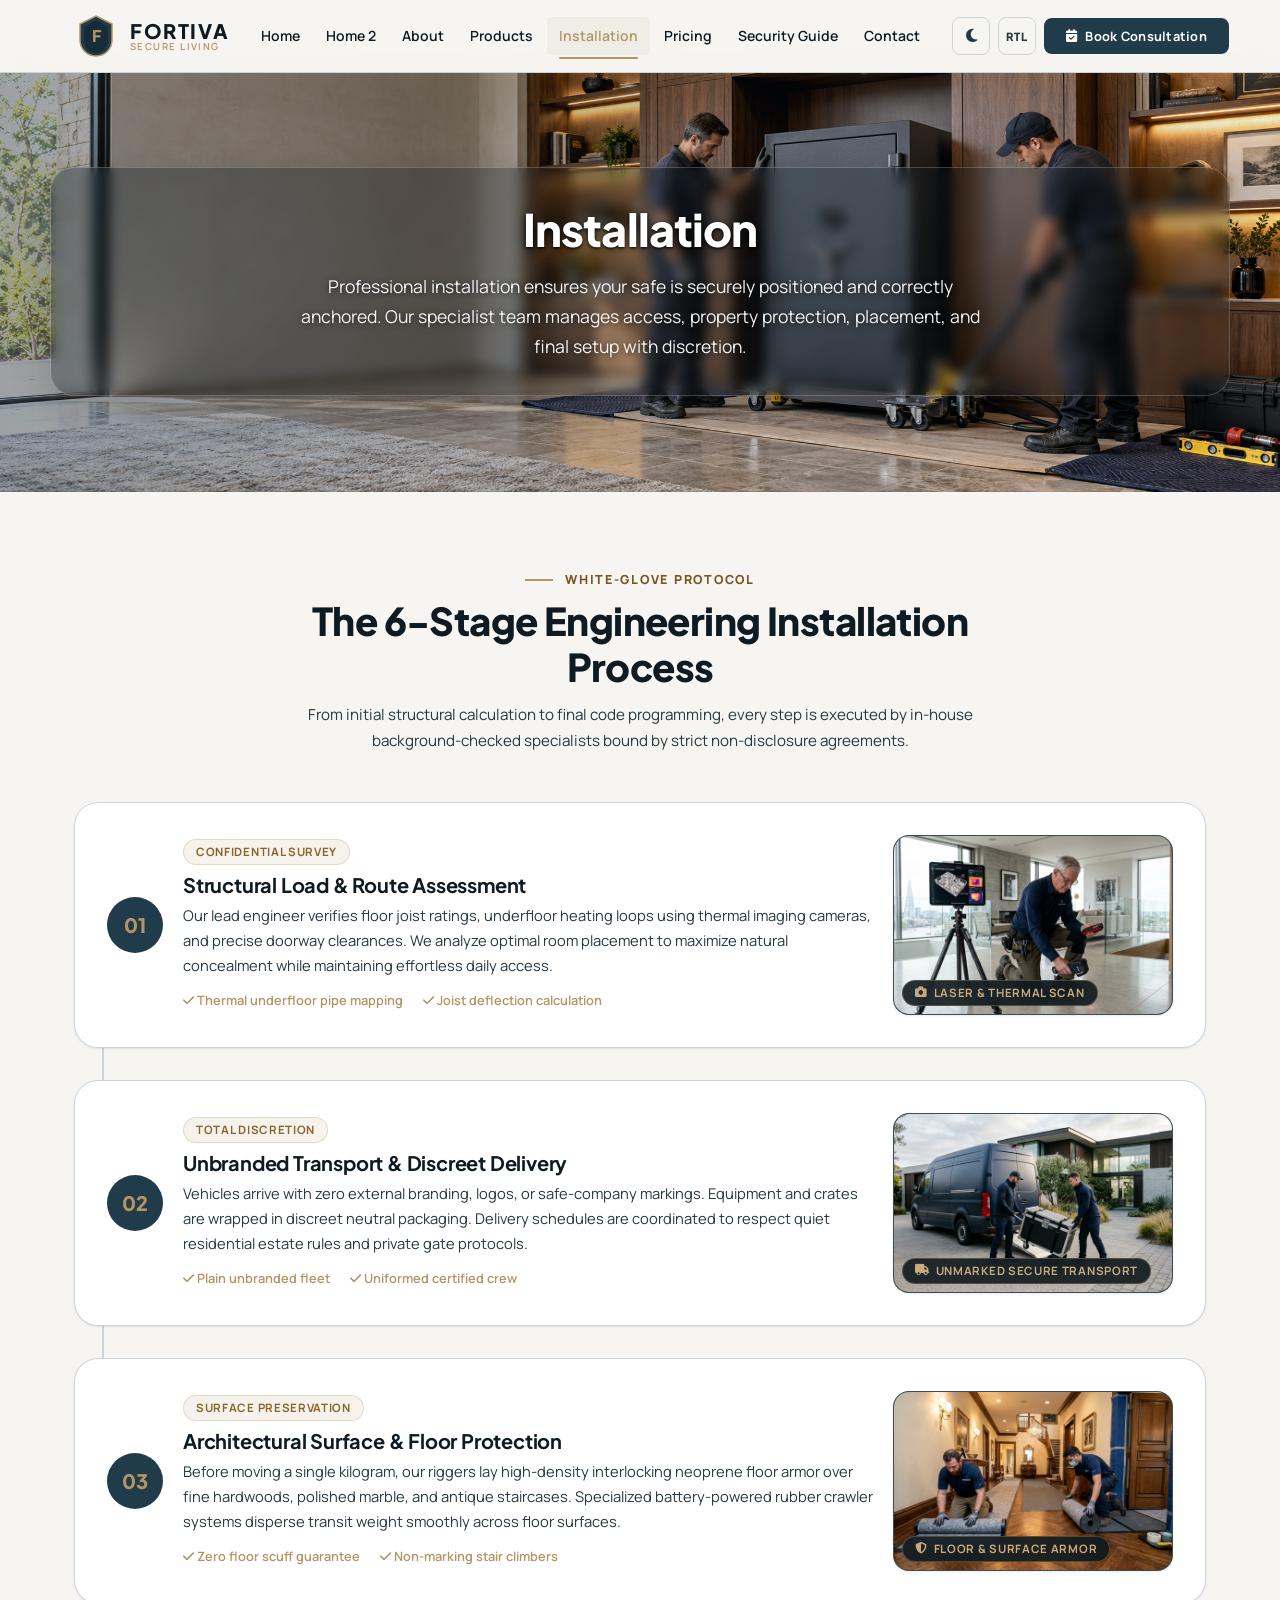
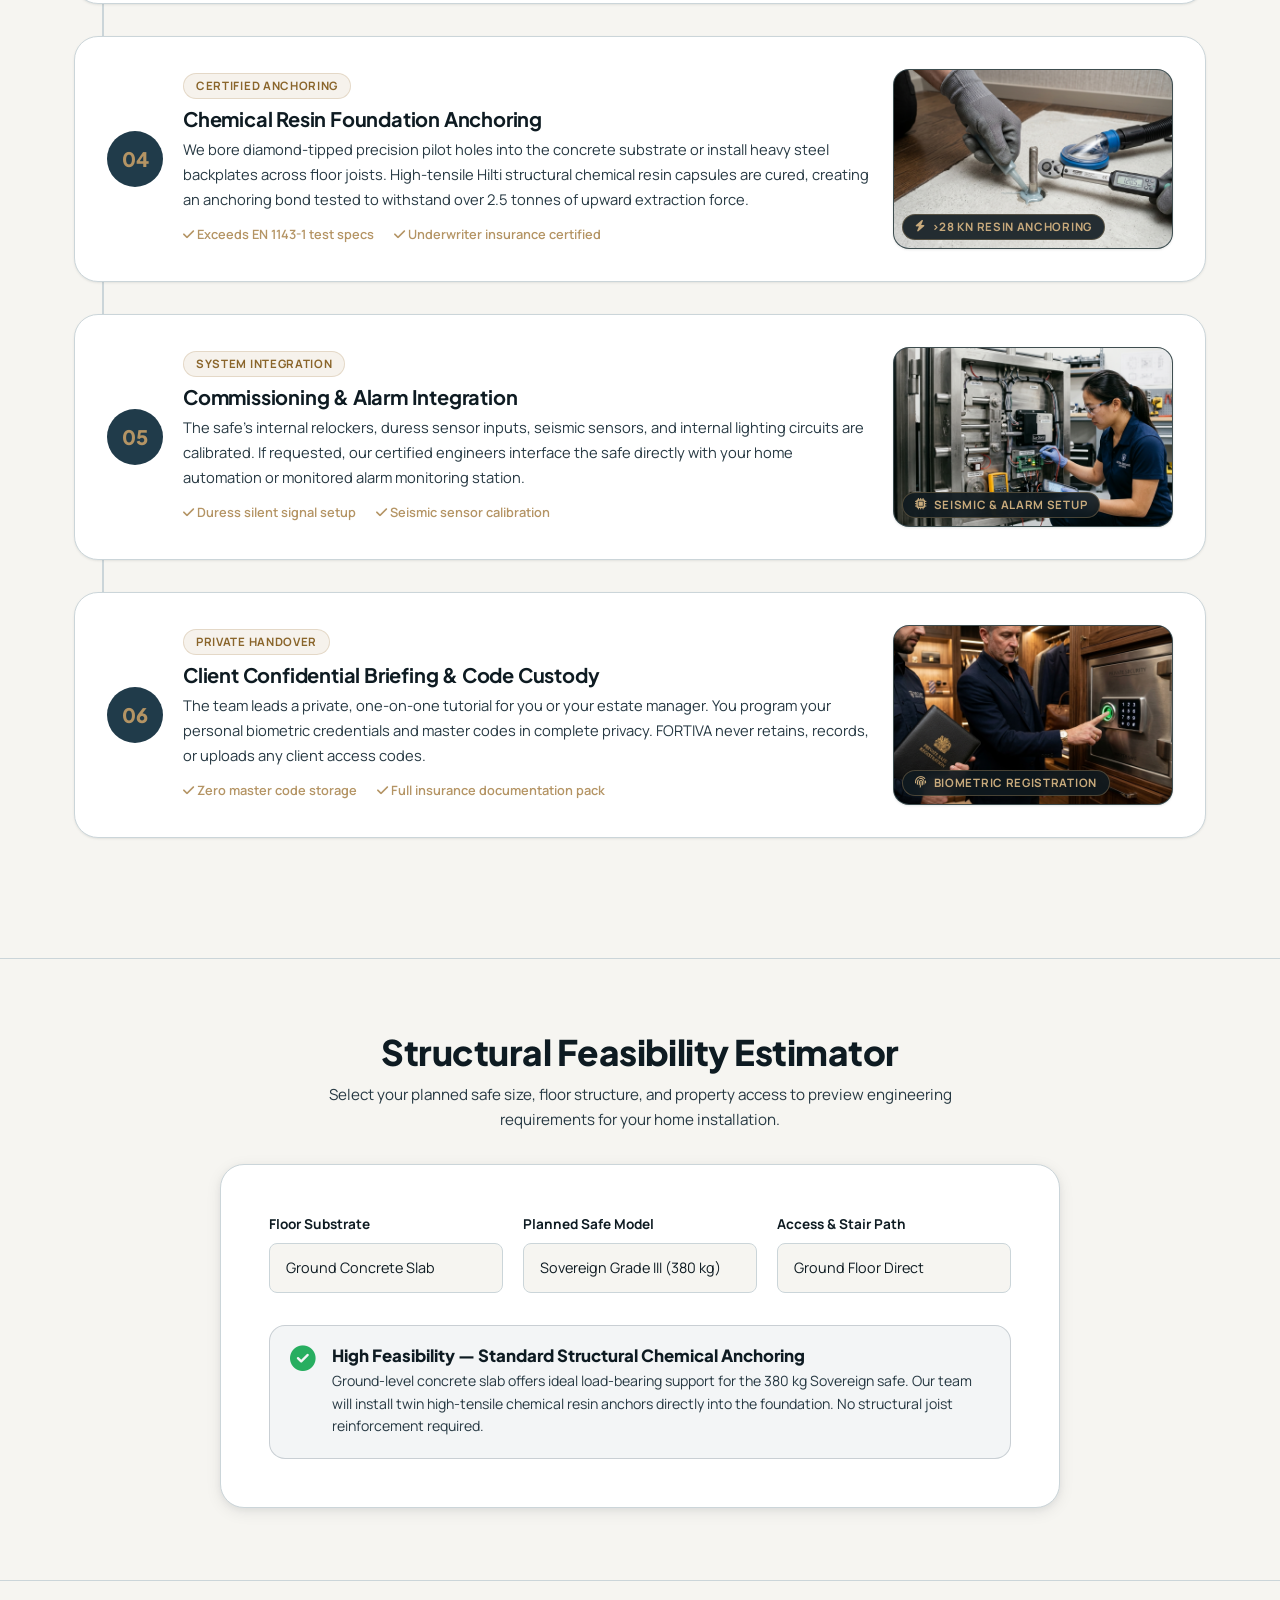
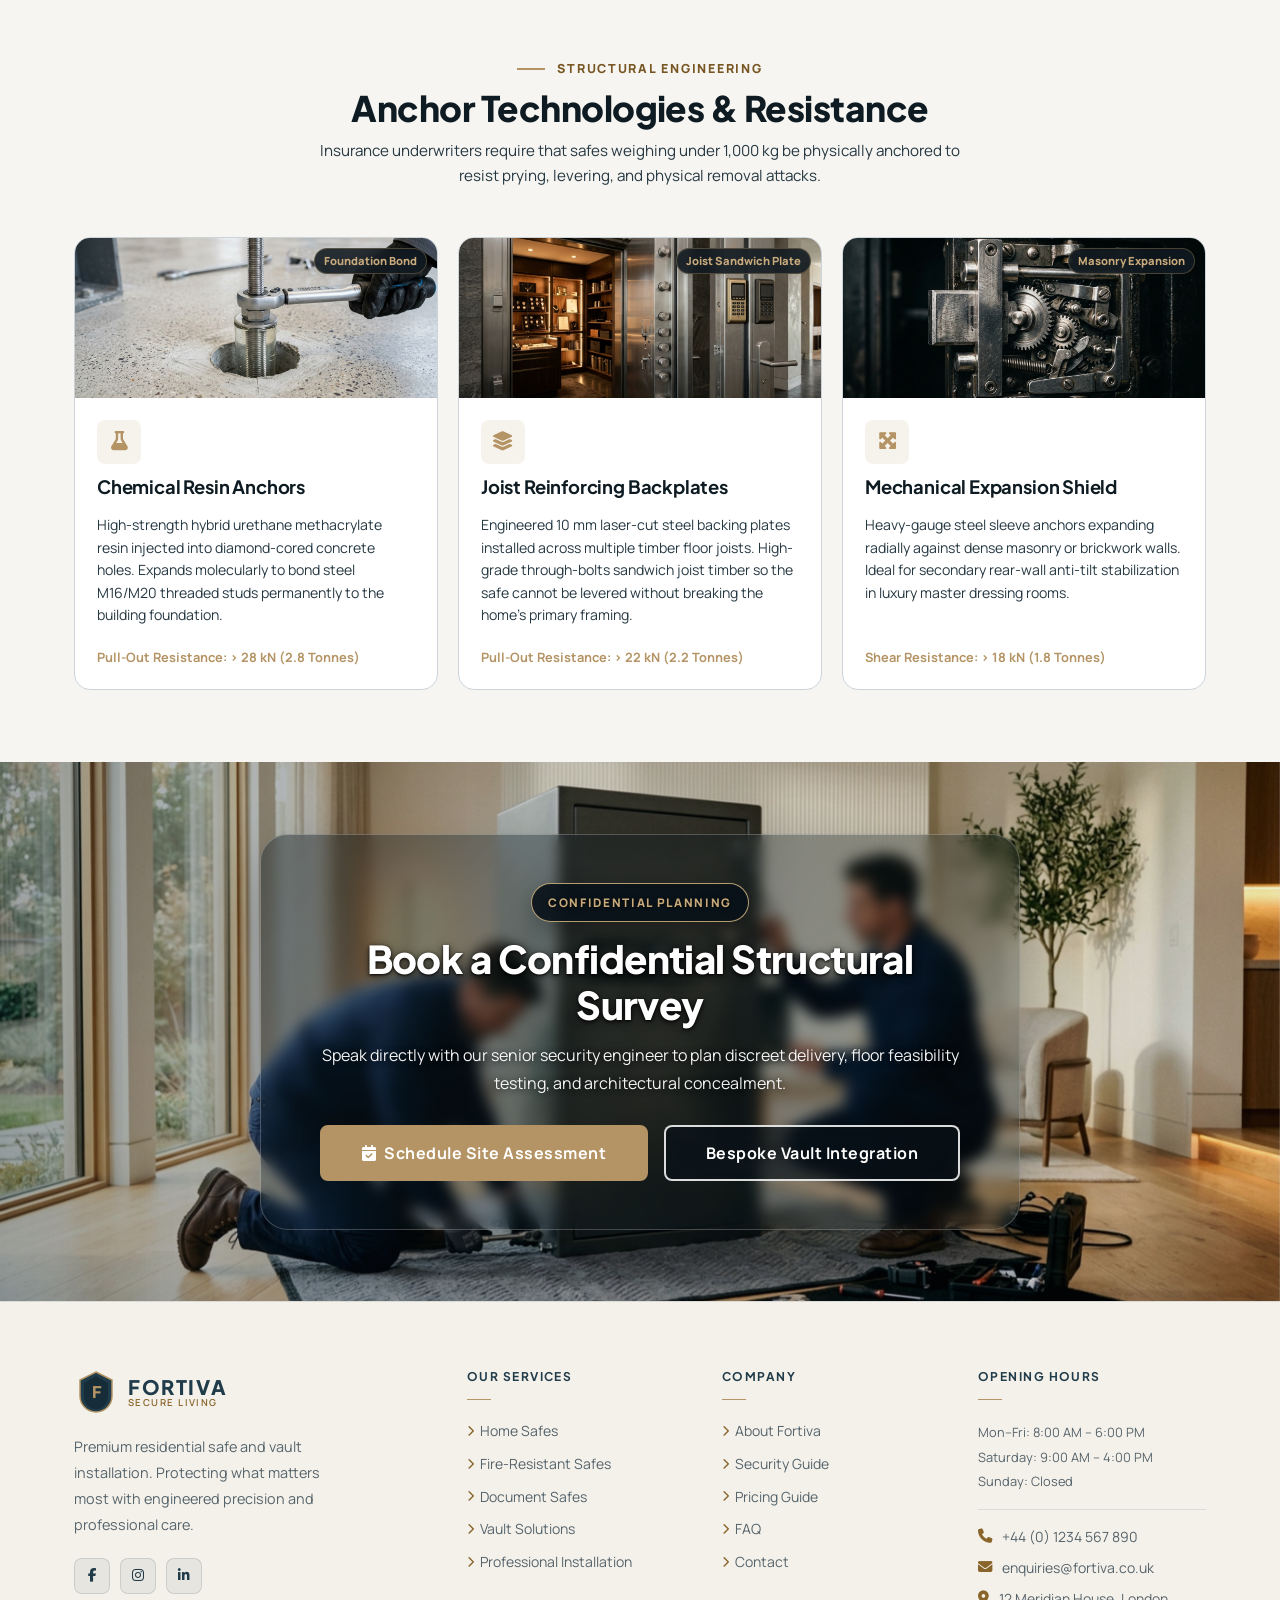
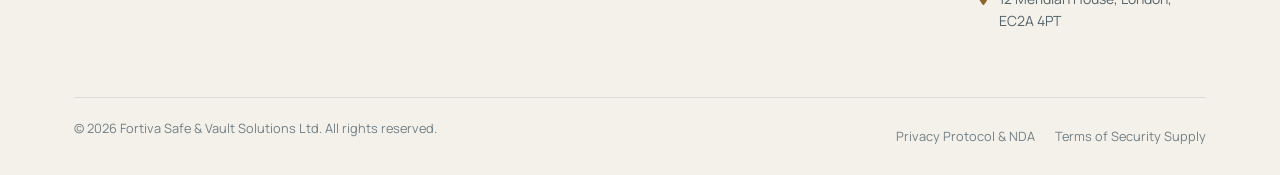
<file: installation.html>
<!DOCTYPE html>
<html lang="en" dir="ltr" data-theme="light">
<head>
  <meta charset="UTF-8">
  <meta name="viewport" content="width=device-width, initial-scale=1.0">
    <link rel="icon" type="image/svg+xml" href="assets/images/favicon.svg">
  <link rel="icon" type="image/png" sizes="32x32" href="assets/images/favicon.png">
  <link rel="shortcut icon" href="favicon.ico">
  <title>Installation Services &amp; Discreet Delivery | FORTIVA</title>
  <meta name="description" content="Certified structural anchoring, unbranded discrete delivery, and architectural safe integration by Master Riggers and Locksmiths.">
  <link rel="preconnect" href="https://fonts.googleapis.com">
  <link rel="preconnect" href="https://fonts.gstatic.com" crossorigin>
  <link href="https://fonts.googleapis.com/css2?family=Manrope:wght@300;400;500;600;700;800&family=Plus+Jakarta+Sans:wght@300;400;500;600;700;800&display=swap" rel="stylesheet">
  <link rel="stylesheet" href="https://cdnjs.cloudflare.com/ajax/libs/font-awesome/6.5.1/css/all.min.css" crossorigin="anonymous">
  <link rel="stylesheet" href="https://cdn.jsdelivr.net/npm/bootstrap@5.3.3/dist/css/bootstrap.min.css">
  <link rel="stylesheet" href="css/main.css">
  <link rel="stylesheet" href="css/buttons.css">
  <link rel="stylesheet" href="css/header.css">
  <link rel="stylesheet" href="css/footer.css">
  <link rel="stylesheet" href="css/editorial.css">
  <link rel="stylesheet" href="css/products.css">
  <link rel="stylesheet" href="css/installation.css">
  <link rel="stylesheet" href="css/forms.css">
  <link rel="stylesheet" href="css/dark-theme.css">
  <link rel="stylesheet" href="css/rtl.css">
  <link rel="stylesheet" href="css/desktop.css">
  <link rel="stylesheet" href="css/tablet.css">
  <link rel="stylesheet" href="css/mobile.css">
  <link rel="stylesheet" href="css/compact.css?v=20261029-2">
</head>
<body>
  <!-- Skip Link -->
  <a href="#main-content" class="skip-link">Skip to main content</a>

  <!-- ═══════════════════════════ HEADER ═══════════════════════════ -->
  <header class="site-header" role="banner">
    <div class="container">
      <div class="header-inner">
        <a href="index.html" class="header-logo" aria-label="FORTIVA — Home">
          <div class="logo-mark">
            <svg viewBox="0 0 44 44" fill="none" xmlns="http://www.w3.org/2000/svg" aria-hidden="true">
              <path d="M22 2L38 10V26C38 34.8 31 42 22 42C13 42 6 34.8 6 26V10L22 2Z" fill="#203B4A" stroke="#B49464" stroke-width="1.5"/>
              <path d="M22 6L34 13V26C34 33.2 28.6 39.2 22 39.2C15.4 39.2 10 33.2 10 26V13L22 6Z" fill="#162D39"/>
              <text x="22" y="28" text-anchor="middle" font-family="Plus Jakarta Sans,sans-serif" font-size="16" font-weight="800" fill="#B49464">F</text>
            </svg>
          </div>
          <div class="logo-text">
            <span class="logo-brand">Fortiva</span>
            <span class="logo-tagline">Secure Living</span>
          </div>
        </a>
        <nav class="header-nav" role="navigation" aria-label="Main navigation">
          <div class="nav-item"><a href="index.html" class="nav-link">Home</a></div>
          <div class="nav-item"><a href="home2.html" class="nav-link">Home 2</a></div>
          <div class="nav-item"><a href="about.html" class="nav-link">About</a></div>
          <div class="nav-item"><a href="products.html" class="nav-link">Products</a></div>
          <div class="nav-item"><a href="installation.html" class="nav-link active">Installation</a></div>
          <div class="nav-item"><a href="pricing.html" class="nav-link">Pricing</a></div>
          <div class="nav-item"><a href="security-guide.html" class="nav-link">Security Guide</a></div>

          <div class="nav-item"><a href="contact.html" class="nav-link">Contact</a></div>
        </nav>
        <div class="header-actions">
          <button class="toggle-btn" data-theme-toggle title="Toggle dark mode" aria-label="Toggle dark mode">
            <i class="fas fa-moon" aria-hidden="true"></i>
          </button>
          <button class="toggle-btn" data-rtl-toggle title="Toggle RTL/LTR" aria-label="Toggle text direction">
            <i class="fas fa-align-right" aria-hidden="true"></i>
          </button>
          <a href="book-consultation.html" class="btn btn-primary btn-sm" id="btn-book-consultation">
            <i class="fas fa-calendar-check" aria-hidden="true"></i> Book Consultation
          </a>
          <button class="mobile-toggle" id="mobile-toggle-btn" aria-label="Open menu" aria-expanded="false" aria-controls="mobile-menu">
            <span></span><span></span><span></span>
          </button>
        </div>
      </div>
    </div>
    <!-- Mobile Menu -->
    <nav class="mobile-menu" id="mobile-menu" role="navigation" aria-label="Mobile navigation">
      <div class="mobile-nav-links">
        <a href="index.html" class="mobile-nav-link">Home</a>
        <a href="home2.html" class="mobile-nav-link">Home 2</a>
        <a href="about.html" class="mobile-nav-link">About</a>
        <a href="products.html" class="mobile-nav-link">Products</a>
        <a href="installation.html" class="mobile-nav-link active">Installation</a>
        <a href="pricing.html" class="mobile-nav-link">Pricing Guide</a>
        <a href="security-guide.html" class="mobile-nav-link">Security Guide</a>

        <a href="contact.html" class="mobile-nav-link">Contact</a>
      </div>
      <div class="mobile-menu-footer">
        <a href="book-consultation.html" class="btn btn-primary btn-block"><i class="fas fa-calendar-check" aria-hidden="true"></i> Book Consultation</a>
      </div>
    </nav>
  </header>
  <div class="drawer-overlay" id="drawer-overlay"></div>

  <!-- ═══════════════════════════ MAIN CONTENT ═══════════════════════════ -->
  <main id="main-content">

    <!-- Installation Hero -->
    <section class="install-hero install-hero--simple page-image-banner">
      <img src="assets/images/cta/instalation.png" alt="Specialist team positioning a residential safe during installation" class="install-hero__bg" loading="eager">
      <div class="install-hero__overlay" aria-hidden="true"></div>
      <div class="container">
        <div class="install-hero-content">
          <h1>Installation</h1>
          <p>
            Professional installation ensures your safe is securely positioned and correctly anchored. Our specialist team manages access, property protection, placement, and final setup with discretion.
          </p>
        </div>
      </div>
    </section>

    <!-- 6-Step Installation Journey -->
    <section class="section" id="journey">
      <div class="container">
        
        <div class="text-center" style="max-width: 700px; margin: 0 auto var(--space-2xl);">
          <div class="hero-eyebrow">
            <span class="hero-eyebrow-line"></span>
            <span class="hero-eyebrow-text">White-Glove Protocol</span>
          </div>
          <h2 style="font-size:clamp(1.8rem, 3vw, 2.4rem); font-weight:800; color:var(--text-heading); margin-bottom:12px;">
            The 6-Stage Engineering Installation Process
          </h2>
          <p style="color:var(--text-body); font-size:0.95rem; line-height:1.7;">
            From initial structural calculation to final code programming, every step is executed by in-house background-checked specialists bound by strict non-disclosure agreements.
          </p>
        </div>

        <div class="journey-timeline">
          
          <!-- Step 1 -->
          <div class="journey-step-card journey-step-card--with-media">
            <div class="step-marker-number">01</div>
            <div class="step-details-body">
              <div class="badge badge-brass" style="margin-bottom:8px;">Confidential Survey</div>
              <h3>Structural Load &amp; Route Assessment</h3>
              <p style="color:var(--text-body); font-size:0.92rem; line-height:1.7; margin-bottom:12px;">
                Our lead engineer verifies floor joist ratings, underfloor heating loops using thermal imaging cameras, and precise doorway clearances. We analyze optimal room placement to maximize natural concealment while maintaining effortless daily access.
              </p>
              <div style="display:flex; gap:20px; font-size:0.8rem; font-weight:600; color:var(--brass);">
                <span><i class="fas fa-check"></i> Thermal underfloor pipe mapping</span>
                <span><i class="fas fa-check"></i> Joist deflection calculation</span>
              </div>
            </div>
            <div class="journey-step-media">
              <img src="assets/images/installation/survey-thermal-laser.jpg" alt="Senior security engineer scanning floor for underfloor heating with thermal imager and laser meter" loading="lazy">
              <div class="journey-step-badge"><i class="fas fa-camera"></i> Laser &amp; Thermal Scan</div>
            </div>
          </div>

          <!-- Step 2 -->
          <div class="journey-step-card journey-step-card--with-media">
            <div class="step-marker-number">02</div>
            <div class="step-details-body">
              <div class="badge badge-brass" style="margin-bottom:8px;">Total Discretion</div>
              <h3>Unbranded Transport &amp; Discreet Delivery</h3>
              <p style="color:var(--text-body); font-size:0.92rem; line-height:1.7; margin-bottom:12px;">
                Vehicles arrive with zero external branding, logos, or safe-company markings. Equipment and crates are wrapped in discreet neutral packaging. Delivery schedules are coordinated to respect quiet residential estate rules and private gate protocols.
              </p>
              <div style="display:flex; gap:20px; font-size:0.8rem; font-weight:600; color:var(--brass);">
                <span><i class="fas fa-check"></i> Plain unbranded fleet</span>
                <span><i class="fas fa-check"></i> Uniformed certified crew</span>
              </div>
            </div>
            <div class="journey-step-media">
              <img src="assets/images/installation/discreet-delivery-van.jpg" alt="Discreet unbranded transport van and specialist team arriving at private residence" loading="lazy">
              <div class="journey-step-badge"><i class="fas fa-truck"></i> Unmarked Secure Transport</div>
            </div>
          </div>

          <!-- Step 3 -->
          <div class="journey-step-card journey-step-card--with-media">
            <div class="step-marker-number">03</div>
            <div class="step-details-body">
              <div class="badge badge-brass" style="margin-bottom:8px;">Surface Preservation</div>
              <h3>Architectural Surface &amp; Floor Protection</h3>
              <p style="color:var(--text-body); font-size:0.92rem; line-height:1.7; margin-bottom:12px;">
                Before moving a single kilogram, our riggers lay high-density interlocking neoprene floor armor over fine hardwoods, polished marble, and antique staircases. Specialized battery-powered rubber crawler systems disperse transit weight smoothly across floor surfaces.
              </p>
              <div style="display:flex; gap:20px; font-size:0.8rem; font-weight:600; color:var(--brass);">
                <span><i class="fas fa-check"></i> Zero floor scuff guarantee</span>
                <span><i class="fas fa-check"></i> Non-marking stair climbers</span>
              </div>
            </div>
            <div class="journey-step-media">
              <img src="assets/images/installation/surface-floor-armor.jpg" alt="Installers laying heavy-duty neoprene floor armor and architectural door protectors" loading="lazy">
              <div class="journey-step-badge"><i class="fas fa-shield-alt"></i> Floor &amp; Surface Armor</div>
            </div>
          </div>

          <!-- Step 4 -->
          <div class="journey-step-card journey-step-card--with-media">
            <div class="step-marker-number">04</div>
            <div class="step-details-body">
              <div class="badge badge-brass" style="margin-bottom:8px;">Certified Anchoring</div>
              <h3>Chemical Resin Foundation Anchoring</h3>
              <p style="color:var(--text-body); font-size:0.92rem; line-height:1.7; margin-bottom:12px;">
                We bore diamond-tipped precision pilot holes into the concrete substrate or install heavy steel backplates across floor joists. High-tensile Hilti structural chemical resin capsules are cured, creating an anchoring bond tested to withstand over 2.5 tonnes of upward extraction force.
              </p>
              <div style="display:flex; gap:20px; font-size:0.8rem; font-weight:600; color:var(--brass);">
                <span><i class="fas fa-check"></i> Exceeds EN 1143-1 test specs</span>
                <span><i class="fas fa-check"></i> Underwriter insurance certified</span>
              </div>
            </div>
            <div class="journey-step-media">
              <img src="assets/images/installation/chemical-resin-anchoring.jpg" alt="Technician injecting high-tensile chemical resin anchors with digital torque wrench and HEPA extraction" loading="lazy">
              <div class="journey-step-badge"><i class="fas fa-bolt"></i> &gt;28 kN Resin Anchoring</div>
            </div>
          </div>

          <!-- Step 5 -->
          <div class="journey-step-card journey-step-card--with-media">
            <div class="step-marker-number">05</div>
            <div class="step-details-body">
              <div class="badge badge-brass" style="margin-bottom:8px;">System Integration</div>
              <h3>Commissioning &amp; Alarm Integration</h3>
              <p style="color:var(--text-body); font-size:0.92rem; line-height:1.7; margin-bottom:12px;">
                The safe’s internal relockers, duress sensor inputs, seismic sensors, and internal lighting circuits are calibrated. If requested, our certified engineers interface the safe directly with your home automation or monitored alarm monitoring station.
              </p>
              <div style="display:flex; gap:20px; font-size:0.8rem; font-weight:600; color:var(--brass);">
                <span><i class="fas fa-check"></i> Duress silent signal setup</span>
                <span><i class="fas fa-check"></i> Seismic sensor calibration</span>
              </div>
            </div>
            <div class="journey-step-media">
              <img src="assets/images/installation/alarm-sensor-calibration.jpg" alt="Security electronics engineer calibrating seismic sensors and tamper alarm integration on safe door" loading="lazy">
              <div class="journey-step-badge"><i class="fas fa-microchip"></i> Seismic &amp; Alarm Setup</div>
            </div>
          </div>

          <!-- Step 6 -->
          <div class="journey-step-card journey-step-card--with-media">
            <div class="step-marker-number">06</div>
            <div class="step-details-body">
              <div class="badge badge-brass" style="margin-bottom:8px;">Private Handover</div>
              <h3>Client Confidential Briefing &amp; Code Custody</h3>
              <p style="color:var(--text-body); font-size:0.92rem; line-height:1.7; margin-bottom:12px;">
                The team leads a private, one-on-one tutorial for you or your estate manager. You program your personal biometric credentials and master codes in complete privacy. FORTIVA never retains, records, or uploads any client access codes.
              </p>
              <div style="display:flex; gap:20px; font-size:0.8rem; font-weight:600; color:var(--brass);">
                <span><i class="fas fa-check"></i> Zero master code storage</span>
                <span><i class="fas fa-check"></i> Full insurance documentation pack</span>
              </div>
            </div>
            <div class="journey-step-media">
              <img src="assets/images/installation/private-client-handover.jpg" alt="Client registering biometric credentials on luxury safe with engineer holding documentation pack" loading="lazy">
              <div class="journey-step-badge"><i class="fas fa-fingerprint"></i> Biometric Registration</div>
            </div>
          </div>

        </div>

      </div>
    </section>

    <!-- Structural Feasibility Interactive Tool -->
    <section class="section" id="feasibility" style="background:var(--ivory); border-top:1px solid var(--border-color); border-bottom:1px solid var(--border-color);">
      <div class="container">
        
        <div class="text-center" style="max-width:680px; margin:0 auto var(--space-xl);">
          <h2 style="font-size:clamp(1.8rem, 3vw, 2.2rem); font-weight:800; color:var(--text-heading); margin-bottom:10px;">
            Structural Feasibility Estimator
          </h2>
          <p style="color:var(--text-body); font-size:0.95rem; margin:0;">
            Select your planned safe size, floor structure, and property access to preview engineering requirements for your home installation.
          </p>
        </div>

        <div class="feasibility-box" style="max-width: 840px; margin: 0 auto;">
          
          <div class="feasibility-grid">
            
            <!-- Floor Type -->
            <div>
              <label for="feas-floor" style="font-size:0.85rem; font-weight:700; color:var(--text-heading); margin-bottom:8px; display:block;">Floor Substrate</label>
              <select id="feas-floor" class="form-control form-select">
                <option value="concrete-ground">Ground Concrete Slab</option>
                <option value="concrete-upper">Suspended Concrete Floor</option>
                <option value="timber-joists">Timber Floor Joists</option>
                <option value="raised-floor">Raised Access Flooring</option>
              </select>
            </div>

            <!-- Safe Tare Weight -->
            <div>
              <label for="feas-weight" style="font-size:0.85rem; font-weight:700; color:var(--text-heading); margin-bottom:8px; display:block;">Planned Safe Model</label>
              <select id="feas-weight" class="form-control form-select">
                <option value="120">Sentinel Grade I (120 kg)</option>
                <option value="245">Aegis Grade II (245 kg)</option>
                <option value="380" selected>Sovereign Grade III (380 kg)</option>
                <option value="780">Bastion Vault Door &amp; Frame (780 kg)</option>
              </select>
            </div>

            <!-- Access Level -->
            <div>
              <label for="feas-access" style="font-size:0.85rem; font-weight:700; color:var(--text-heading); margin-bottom:8px; display:block;">Access &amp; Stair Path</label>
              <select id="feas-access" class="form-control form-select">
                <option value="ground">Ground Floor Direct</option>
                <option value="elevator">Elevator (Passenger or Freight)</option>
                <option value="stairs">Curved or Straight Staircase</option>
                <option value="crane">Balcony / Window Hoisting</option>
              </select>
            </div>

          </div>

          <!-- Dynamic Output Container -->
          <div id="feasibility-report" class="feasibility-result-alert">
            <i class="fas fa-check-circle" style="color:#27ae60; font-size:1.6rem; flex-shrink:0;"></i>
            <div>
              <h4 style="font-size:1.05rem; font-weight:800; color:var(--text-heading); margin-bottom:4px;" id="feas-title">
                High Feasibility — Standard Structural Chemical Anchoring
              </h4>
              <p style="margin:0; font-size:0.88rem; color:var(--text-body); line-height:1.6;" id="feas-desc">
                Ground-level concrete slab offers ideal load-bearing support for the 380 kg Sovereign safe. Our team will install twin high-tensile chemical resin anchors directly into the foundation. No structural joist reinforcement required.
              </p>
            </div>
          </div>

        </div>

      </div>
    </section>

    <!-- Anchor Engineering Comparison -->
    <section class="section">
      <div class="container">
        
        <div class="text-center" style="max-width:680px; margin:0 auto var(--space-2xl);">
          <div class="hero-eyebrow">
            <span class="hero-eyebrow-line"></span>
            <span class="hero-eyebrow-text">Structural Engineering</span>
          </div>
          <h2 style="font-size:clamp(1.8rem, 3vw, 2.2rem); font-weight:800; color:var(--text-heading); margin-bottom:10px;">
            Anchor Technologies &amp; Resistance
          </h2>
          <p style="color:var(--text-body); font-size:0.95rem;">
            Insurance underwriters require that safes weighing under 1,000 kg be physically anchored to resist prying, levering, and physical removal attacks.
          </p>
        </div>

        <div class="anchor-tech-grid">
          
          <div class="anchor-card">
            <div class="anchor-card-media">
              <img src="assets/images/installation/chemical-resin-detail.jpg" alt="M16 chemical resin foundation anchor with torque wrench" loading="lazy">
              <span class="anchor-card-tag">Foundation Bond</span>
            </div>
            <div class="anchor-card-body">
              <div class="anchor-card-icon"><i class="fas fa-flask"></i></div>
              <h3 style="font-size:1.15rem; font-weight:700; color:var(--text-heading);">Chemical Resin Anchors</h3>
              <p style="font-size:0.88rem; color:var(--text-body); line-height:1.6; margin:0;">
                High-strength hybrid urethane methacrylate resin injected into diamond-cored concrete holes. Expands molecularly to bond steel M16/M20 threaded studs permanently to the building foundation.
              </p>
              <div style="margin-top:auto; padding-top:12px; font-size:0.8rem; font-weight:700; color:var(--brass);">
                Pull-Out Resistance: &gt; 28 kN (2.8 Tonnes)
              </div>
            </div>
          </div>

          <div class="anchor-card">
            <div class="anchor-card-media">
              <img src="assets/images/vaults/vault-bolts.jpg" alt="Engineered through-bolt joist steel backing plate" loading="lazy">
              <span class="anchor-card-tag">Joist Sandwich Plate</span>
            </div>
            <div class="anchor-card-body">
              <div class="anchor-card-icon"><i class="fas fa-layer-group"></i></div>
              <h3 style="font-size:1.15rem; font-weight:700; color:var(--text-heading);">Joist Reinforcing Backplates</h3>
              <p style="font-size:0.88rem; color:var(--text-body); line-height:1.6; margin:0;">
                Engineered 10 mm laser-cut steel backing plates installed across multiple timber floor joists. High-grade through-bolts sandwich joist timber so the safe cannot be levered without breaking the home's primary framing.
              </p>
              <div style="margin-top:auto; padding-top:12px; font-size:0.8rem; font-weight:700; color:var(--brass);">
                Pull-Out Resistance: &gt; 22 kN (2.2 Tonnes)
              </div>
            </div>
          </div>

          <div class="anchor-card">
            <div class="anchor-card-media">
              <img src="assets/images/security/barrier-matrix.jpg" alt="Heavy gauge mechanical expansion sleeve anchor" loading="lazy">
              <span class="anchor-card-tag">Masonry Expansion</span>
            </div>
            <div class="anchor-card-body">
              <div class="anchor-card-icon"><i class="fas fa-expand-arrows-alt"></i></div>
              <h3 style="font-size:1.15rem; font-weight:700; color:var(--text-heading);">Mechanical Expansion Shield</h3>
              <p style="font-size:0.88rem; color:var(--text-body); line-height:1.6; margin:0;">
                Heavy-gauge steel sleeve anchors expanding radially against dense masonry or brickwork walls. Ideal for secondary rear-wall anti-tilt stabilization in luxury master dressing rooms.
              </p>
              <div style="margin-top:auto; padding-top:12px; font-size:0.8rem; font-weight:700; color:var(--brass);">
                Shear Resistance: &gt; 18 kN (1.8 Tonnes)
              </div>
            </div>
          </div>

        </div>

      </div>
    </section>

    <!-- Consultation CTA -->
    <section class="section installation-cta" aria-labelledby="installation-cta-title">
      <img src="assets/images/cta/cta-installation.jpg" alt="" class="installation-cta__bg" aria-hidden="true" loading="lazy">
      <div class="installation-cta__overlay" aria-hidden="true"></div>
      <div class="container text-center installation-cta__content">
        <div class="installation-cta__inner">
          <span class="installation-cta__eyebrow">Confidential Planning</span>
          <h2 id="installation-cta-title">
            Book a Confidential Structural Survey
          </h2>
          <p>
            Speak directly with our senior security engineer to plan discreet delivery, floor feasibility testing, and architectural concealment.
          </p>
          <div class="installation-cta__actions">
            <a href="book-consultation.html" class="btn btn-brass btn-lg">
              <i class="fas fa-calendar-check"></i> Schedule Site Assessment
            </a>
            <a href="service-details.html" class="btn btn-outline-white btn-lg">
              Bespoke Vault Integration
            </a>
          </div>
        </div>
      </div>
    </section>

  </main>

  <!-- ═══════════════════════════ FOOTER ═══════════════════════════ -->
  <footer class="site-footer" role="contentinfo">
    <div class="container">
      <div class="footer-grid">
        <div class="footer-brand">
          <a href="index.html" class="header-logo" aria-label="FORTIVA — Home" style="margin-bottom:16px;display:inline-flex;">
            <div class="logo-mark">
              <svg viewBox="0 0 44 44" fill="none" xmlns="http://www.w3.org/2000/svg" aria-hidden="true">
                <path d="M22 2L38 10V26C38 34.8 31 42 22 42C13 42 6 34.8 6 26V10L22 2Z" fill="#203B4A" stroke="#B49464" stroke-width="1.5"/>
                <path d="M22 6L34 13V26C34 33.2 28.6 39.2 22 39.2C15.4 39.2 10 33.2 10 26V13L22 6Z" fill="#162D39"/>
                <text x="22" y="28" text-anchor="middle" font-family="Plus Jakarta Sans,sans-serif" font-size="16" font-weight="800" fill="#B49464">F</text>
              </svg>
            </div>
            <div class="logo-text">
              <span class="logo-brand">Fortiva</span>
              <span class="logo-tagline">Secure Living</span>
            </div>
          </a>
          <p class="footer-brand-desc">Premium residential safe and vault installation. Protecting what matters most with engineered precision and professional care.</p>
          <ul class="footer-contact-list">
            <li class="footer-contact-item"><i class="fas fa-phone" aria-hidden="true"></i><a href="tel:+441234567890">+44 (0) 1234 567 890</a></li>
            <li class="footer-contact-item"><i class="fas fa-envelope" aria-hidden="true"></i><a href="mailto:enquiries@fortiva.co.uk">enquiries@fortiva.co.uk</a></li>
            <li class="footer-contact-item"><i class="fas fa-map-marker-alt" aria-hidden="true"></i><span>12 Meridian House, London, EC2A 4PT</span></li>
          </ul>
        </div>
        <div>
          <h3 class="footer-col-title">Our Services</h3>
          <ul class="footer-nav-list">
            <li><a href="installation.html"><i class="fas fa-chevron-right" aria-hidden="true"></i> Structural Concrete Anchoring</a></li>
            <li><a href="installation.html"><i class="fas fa-chevron-right" aria-hidden="true"></i> Joist Reinforcement</a></li>
            <li><a href="service-details.html"><i class="fas fa-chevron-right" aria-hidden="true"></i> Vault Room Construction</a></li>
            <li><a href="installation.html"><i class="fas fa-chevron-right" aria-hidden="true"></i> Discreet White-Glove Moving</a></li>
            <li><a href="book-consultation.html"><i class="fas fa-chevron-right" aria-hidden="true"></i> Confidential Site Surveys</a></li>
          </ul>
        </div>
        <div>
          <h3 class="footer-col-title">Company</h3>
          <ul class="footer-nav-list">
            <li><a href="about.html"><i class="fas fa-chevron-right" aria-hidden="true"></i> About Fortiva</a></li>
            <li><a href="home2.html"><i class="fas fa-chevron-right" aria-hidden="true"></i> Home 2</a></li>
            <li><a href="products.html"><i class="fas fa-chevron-right" aria-hidden="true"></i> Safe Portfolio</a></li>
            <li><a href="security-guide.html"><i class="fas fa-chevron-right" aria-hidden="true"></i> Security Guide</a></li>
            <li><a href="pricing.html"><i class="fas fa-chevron-right" aria-hidden="true"></i> Pricing &amp; Transparency</a></li>
            <li><a href="contact.html"><i class="fas fa-chevron-right" aria-hidden="true"></i> Contact</a></li>
          </ul>
        </div>
        <div>
          <h3 class="footer-col-title">Opening Hours</h3>
          <p style="font-size:0.8rem;color:rgba(255,255,255,0.5);line-height:1.9;margin:0;">
            Monday – Friday: 8:00 AM – 6:00 PM<br>
            Saturday: 9:00 AM – 4:00 PM<br>
            Sunday: Private Appointments Only<br>
            24/7 Rapid Emergency Response
          </p>
        </div>
      </div>
      <div class="footer-bottom">
        <p class="footer-copy">&copy; 2026 Fortiva Safe &amp; Vault Solutions Ltd. All rights reserved.</p>
        <nav class="footer-legal">
          <a href="#">Privacy Protocol &amp; NDA</a>
          <a href="#">Terms of Security Supply</a>
        </nav>
      </div>
    </div>
  </footer>

  <!-- Scripts -->
  <script src="https://cdn.jsdelivr.net/npm/bootstrap@5.3.3/dist/js/bootstrap.bundle.min.js"></script>
  <script src="js/main.js"></script>
  <script>
    // Feasibility Interactive logic
    const floorSelect = document.getElementById('feas-floor');
    const weightSelect = document.getElementById('feas-weight');
    const accessSelect = document.getElementById('feas-access');
    const reportTitle = document.getElementById('feas-title');
    const reportDesc = document.getElementById('feas-desc');

    function updateFeasibility() {
      const floor = floorSelect.value;
      const weight = parseInt(weightSelect.value);
      const access = accessSelect.value;

      if (floor === 'timber-joists' && weight >= 380) {
        reportTitle.textContent = 'Specialized Engineering Required — Steel Load Distribution Plate';
        reportDesc.textContent = 'A safe of ' + weight + ' kg exceeds standard residential timber joist deflection tolerances. Our team will install an engineered 10 mm load-distribution subplate across 3 joists with high-tensile through-bolts to ensure compliance with building regulations.';
      } else if (access === 'stairs' && weight > 300) {
        reportTitle.textContent = 'Motorized Crawler Transit Required';
        reportDesc.textContent = 'Stair transit for ' + weight + ' kg requires our robotic rubber-track stair crawler with neoprene step protectors. Fully feasible with our standard heavy-rigging specialist team.';
      } else if (floor === 'concrete-ground') {
        reportTitle.textContent = 'High Feasibility — Standard Structural Chemical Anchoring';
        reportDesc.textContent = 'Ground concrete slab provides immediate maximum resistance for ' + weight + ' kg safes. Twin M16 chemical resin anchors will achieve over 28 kN pull-out resistance directly into the substrate.';
      } else {
        reportTitle.textContent = 'Feasible Installation — Standard Survey Confirmed';
        reportDesc.textContent = 'Site parameters are within standard residential security tolerances. Our preliminary survey will confirm precise anchor drill depths and pipe run clearances.';
      }
    }

    [floorSelect, weightSelect, accessSelect].forEach(el => el.addEventListener('change', updateFeasibility));
  </script>
</body>
</html>
</file>
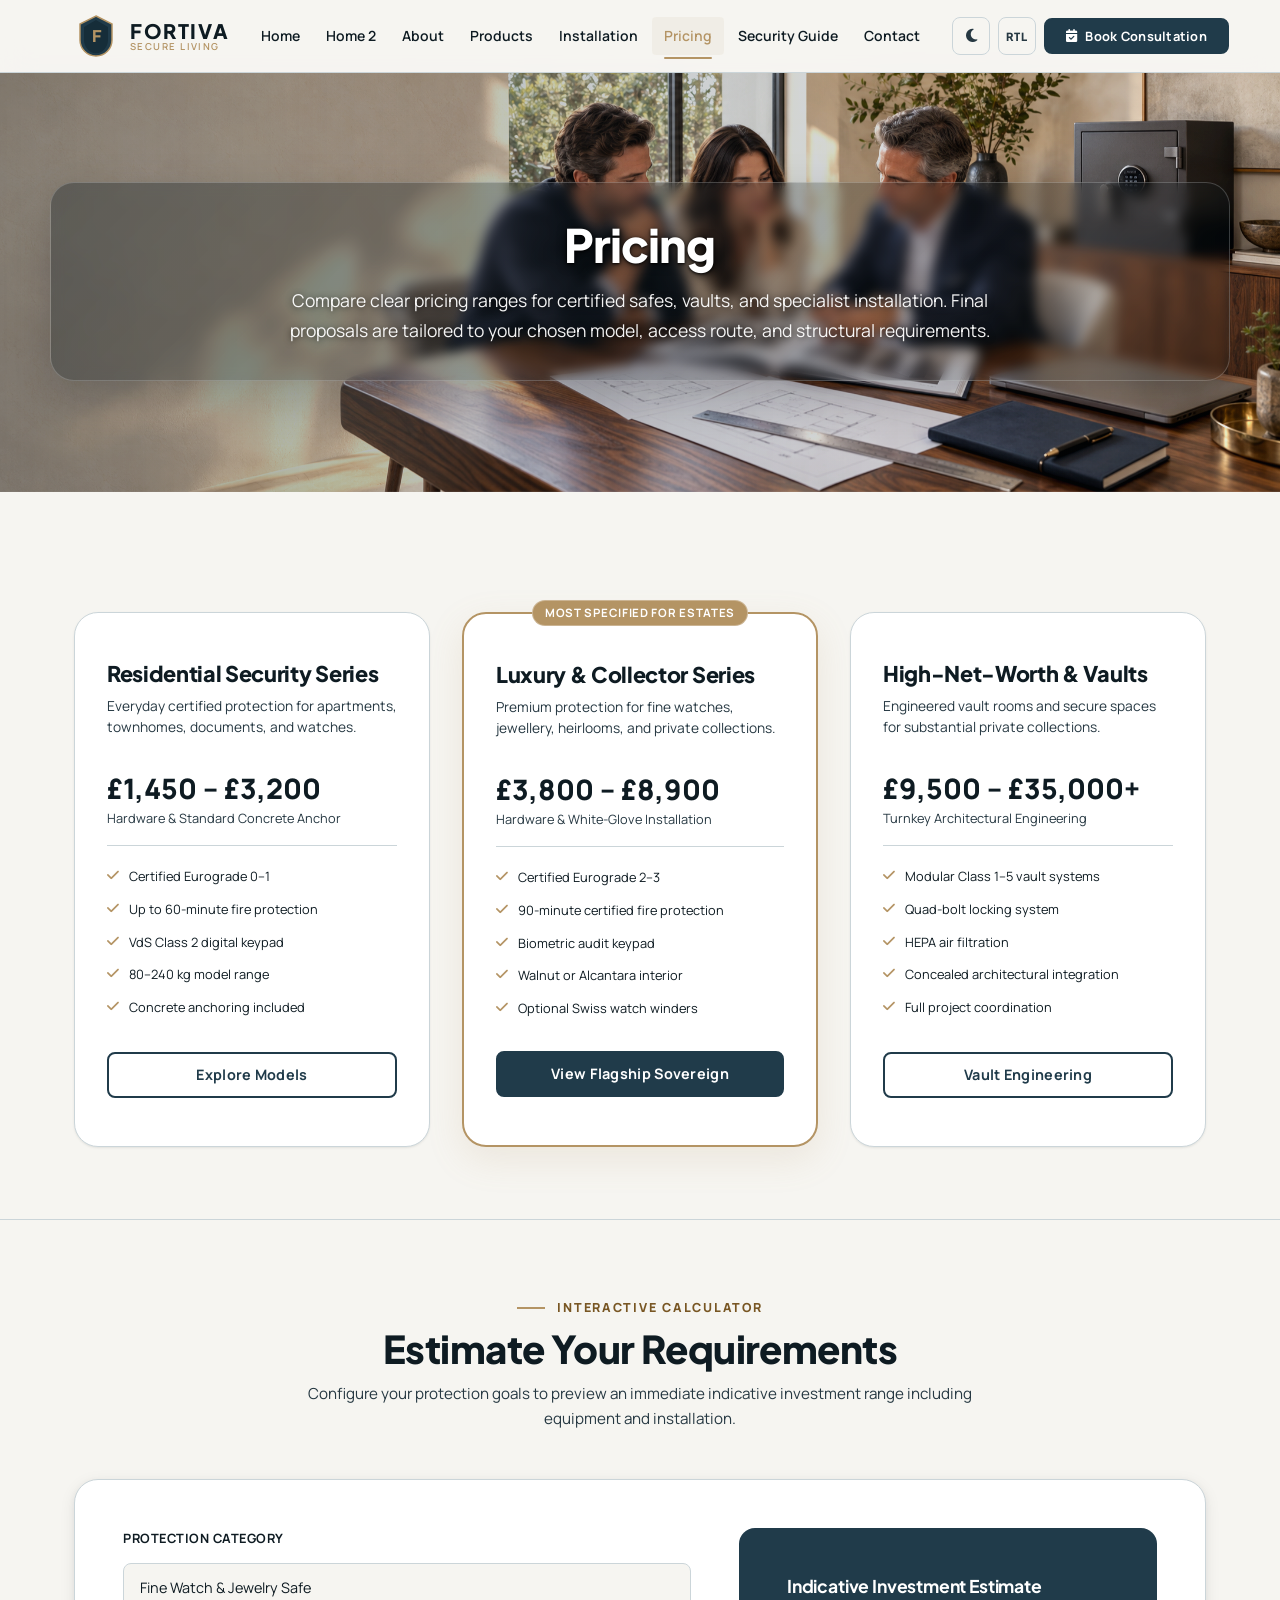
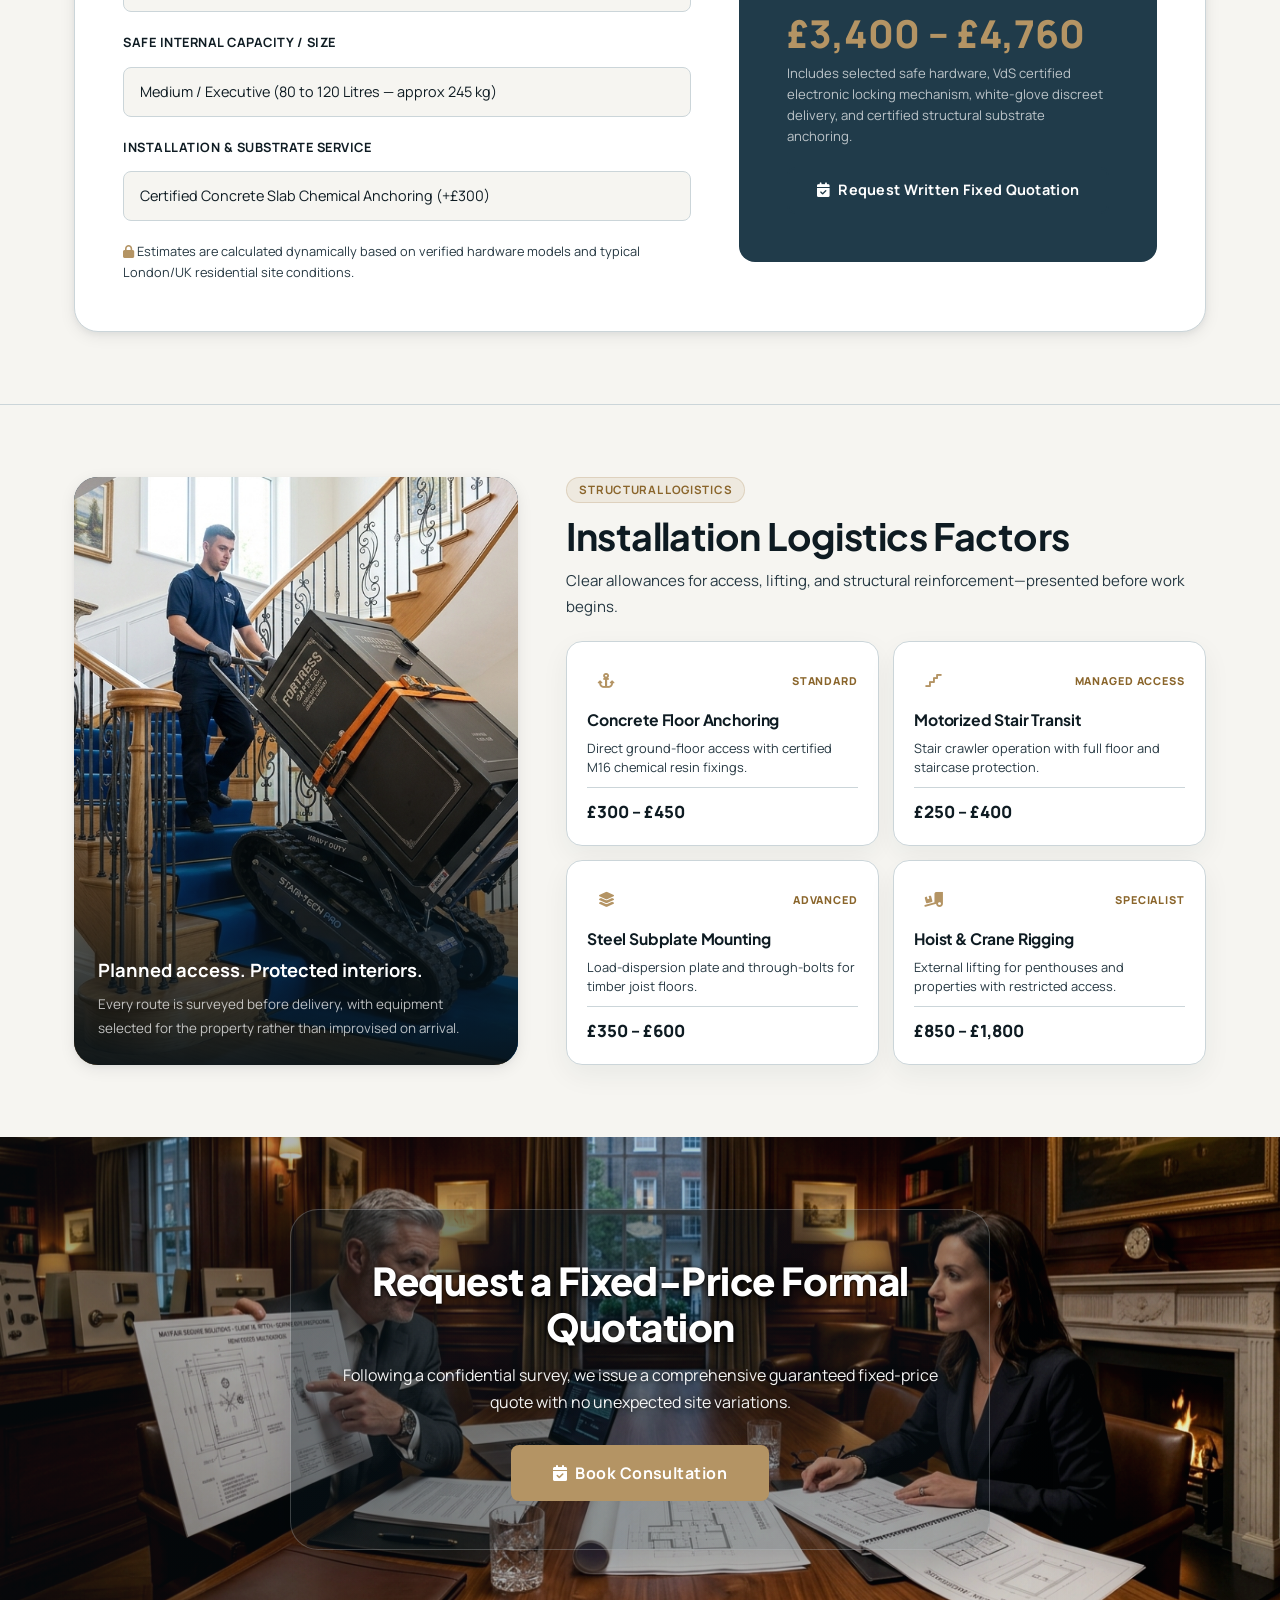
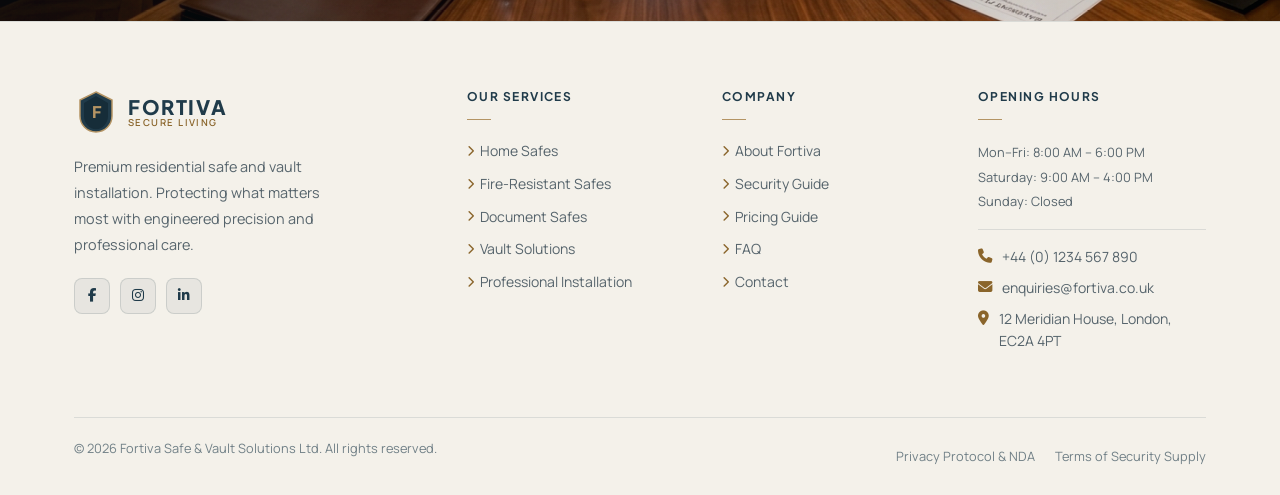
<file: pricing.html>
<!DOCTYPE html>
<html lang="en" dir="ltr" data-theme="light">
<head>
  <meta charset="UTF-8">
  <meta name="viewport" content="width=device-width, initial-scale=1.0">
    <link rel="icon" type="image/svg+xml" href="assets/images/favicon.svg">
  <link rel="icon" type="image/png" sizes="32x32" href="assets/images/favicon.png">
  <link rel="shortcut icon" href="favicon.ico">
  <title>Pricing &amp; Investment Guide | FORTIVA Safe &amp; Vault Solutions</title>
  <meta name="description" content="Transparent residential safe and vault pricing. Explore equipment tiers, installation factors, and calculate your custom security investment estimate.">
  <link rel="preconnect" href="https://fonts.googleapis.com">
  <link rel="preconnect" href="https://fonts.gstatic.com" crossorigin>
  <link href="https://fonts.googleapis.com/css2?family=Manrope:wght@300;400;500;600;700;800&family=Plus+Jakarta+Sans:wght@300;400;500;600;700;800&display=swap" rel="stylesheet">
  <link rel="stylesheet" href="https://cdnjs.cloudflare.com/ajax/libs/font-awesome/6.5.1/css/all.min.css" crossorigin="anonymous">
  <link rel="stylesheet" href="https://cdn.jsdelivr.net/npm/bootstrap@5.3.3/dist/css/bootstrap.min.css">
  <link rel="stylesheet" href="css/main.css">
  <link rel="stylesheet" href="css/buttons.css">
  <link rel="stylesheet" href="css/header.css">
  <link rel="stylesheet" href="css/footer.css">
  <link rel="stylesheet" href="css/editorial.css">
  <link rel="stylesheet" href="css/pricing.css">
  <link rel="stylesheet" href="css/forms.css">
  <link rel="stylesheet" href="css/dark-theme.css">
  <link rel="stylesheet" href="css/rtl.css">
  <link rel="stylesheet" href="css/desktop.css">
  <link rel="stylesheet" href="css/tablet.css">
  <link rel="stylesheet" href="css/mobile.css">
  <link rel="stylesheet" href="css/compact.css?v=20261029-2">
</head>
<body>
  <!-- Skip Link -->
  <a href="#main-content" class="skip-link">Skip to main content</a>

  <!-- ═══════════════════════════ HEADER ═══════════════════════════ -->
  <header class="site-header" role="banner">
    <div class="container">
      <div class="header-inner">
        <a href="index.html" class="header-logo" aria-label="FORTIVA — Home">
          <div class="logo-mark">
            <svg viewBox="0 0 44 44" fill="none" xmlns="http://www.w3.org/2000/svg" aria-hidden="true">
              <path d="M22 2L38 10V26C38 34.8 31 42 22 42C13 42 6 34.8 6 26V10L22 2Z" fill="#203B4A" stroke="#B49464" stroke-width="1.5"/>
              <path d="M22 6L34 13V26C34 33.2 28.6 39.2 22 39.2C15.4 39.2 10 33.2 10 26V13L22 6Z" fill="#162D39"/>
              <text x="22" y="28" text-anchor="middle" font-family="Plus Jakarta Sans,sans-serif" font-size="16" font-weight="800" fill="#B49464">F</text>
            </svg>
          </div>
          <div class="logo-text">
            <span class="logo-brand">Fortiva</span>
            <span class="logo-tagline">Secure Living</span>
          </div>
        </a>
        <nav class="header-nav" role="navigation" aria-label="Main navigation">
          <div class="nav-item"><a href="index.html" class="nav-link">Home</a></div>
          <div class="nav-item"><a href="home2.html" class="nav-link">Home 2</a></div>
          <div class="nav-item"><a href="about.html" class="nav-link">About</a></div>
          <div class="nav-item"><a href="products.html" class="nav-link">Products</a></div>
          <div class="nav-item"><a href="installation.html" class="nav-link">Installation</a></div>
          <div class="nav-item"><a href="pricing.html" class="nav-link active">Pricing</a></div>
          <div class="nav-item"><a href="security-guide.html" class="nav-link">Security Guide</a></div>

          <div class="nav-item"><a href="contact.html" class="nav-link">Contact</a></div>
        </nav>
        <div class="header-actions">
          <button class="toggle-btn" data-theme-toggle title="Toggle dark mode" aria-label="Toggle dark mode">
            <i class="fas fa-moon" aria-hidden="true"></i>
          </button>
          <button class="toggle-btn" data-rtl-toggle title="Toggle RTL/LTR" aria-label="Toggle text direction">
            <i class="fas fa-align-right" aria-hidden="true"></i>
          </button>
          <a href="book-consultation.html" class="btn btn-primary btn-sm" id="btn-book-consultation">
            <i class="fas fa-calendar-check" aria-hidden="true"></i> Book Consultation
          </a>
          <button class="mobile-toggle" id="mobile-toggle-btn" aria-label="Open menu" aria-expanded="false" aria-controls="mobile-menu">
            <span></span><span></span><span></span>
          </button>
        </div>
      </div>
    </div>
    <!-- Mobile Menu -->
    <nav class="mobile-menu" id="mobile-menu" role="navigation" aria-label="Mobile navigation">
      <div class="mobile-nav-links">
        <a href="index.html" class="mobile-nav-link">Home</a>
        <a href="home2.html" class="mobile-nav-link">Home 2</a>
        <a href="about.html" class="mobile-nav-link">About</a>
        <a href="products.html" class="mobile-nav-link">Products</a>
        <a href="installation.html" class="mobile-nav-link">Installation</a>
        <a href="pricing.html" class="mobile-nav-link active">Pricing Guide</a>
        <a href="security-guide.html" class="mobile-nav-link">Security Guide</a>

        <a href="contact.html" class="mobile-nav-link">Contact</a>
      </div>
      <div class="mobile-menu-footer">
        <a href="book-consultation.html" class="btn btn-primary btn-block"><i class="fas fa-calendar-check" aria-hidden="true"></i> Book Consultation</a>
      </div>
    </nav>
  </header>
  <div class="drawer-overlay" id="drawer-overlay"></div>

  <!-- ═══════════════════════════ MAIN CONTENT ═══════════════════════════ -->
  <main id="main-content">
    
    <!-- Pricing Hero -->
    <section class="pricing-hero page-image-banner" style="--page-image:url('../assets/images/cta/pricing.png');">
      <div class="container">
        <div class="pricing-hero-inner">
          <h1 style="font-size:clamp(2.2rem, 3.6vw, 3.2rem); font-weight:800; color:var(--text-heading); margin-bottom:14px;">
            Pricing
          </h1>
          <p style="color:var(--text-body); font-size:1.1rem; line-height:1.7; margin:0;">
            Compare clear pricing ranges for certified safes, vaults, and specialist installation. Final proposals are tailored to your chosen model, access route, and structural requirements.
          </p>
        </div>
      </div>
    </section>

    <!-- Pricing Tiers Grid -->
    <section class="section">
      <div class="container">
        
        <div class="pricing-tiers-grid">
          
          <!-- Tier 1 -->
          <div class="tier-card">
            <h2 class="tier-name">Residential Security Series</h2>
            <p class="tier-description">
              Everyday certified protection for apartments, townhomes, documents, and watches.
            </p>
            <div class="tier-price-box">
              <div class="tier-price-amount">£1,450 – £3,200</div>
              <div class="tier-price-sub">Hardware &amp; Standard Concrete Anchor</div>
            </div>
            <ul class="tier-features-list">
              <li class="tier-feature-item">
                <i class="fas fa-check"></i> <span>Certified Eurograde 0–1</span>
              </li>
              <li class="tier-feature-item">
                <i class="fas fa-check"></i> <span>Up to 60-minute fire protection</span>
              </li>
              <li class="tier-feature-item">
                <i class="fas fa-check"></i> <span>VdS Class 2 digital keypad</span>
              </li>
              <li class="tier-feature-item">
                <i class="fas fa-check"></i> <span>80–240 kg model range</span>
              </li>
              <li class="tier-feature-item">
                <i class="fas fa-check"></i> <span>Concrete anchoring included</span>
              </li>
            </ul>
            <a href="products.html" class="btn btn-outline btn-block">Explore Models</a>
          </div>

          <!-- Tier 2 (Featured) -->
          <div class="tier-card featured">
            <div class="tier-badge">Most Specified For Estates</div>
            <h2 class="tier-name">Luxury &amp; Collector Series</h2>
            <p class="tier-description">
              Premium protection for fine watches, jewellery, heirlooms, and private collections.
            </p>
            <div class="tier-price-box">
              <div class="tier-price-amount">£3,800 – £8,900</div>
              <div class="tier-price-sub">Hardware &amp; White-Glove Installation</div>
            </div>
            <ul class="tier-features-list">
              <li class="tier-feature-item">
                <i class="fas fa-check"></i> <span>Certified Eurograde 2–3</span>
              </li>
              <li class="tier-feature-item">
                <i class="fas fa-check"></i> <span>90-minute certified fire protection</span>
              </li>
              <li class="tier-feature-item">
                <i class="fas fa-check"></i> <span>Biometric audit keypad</span>
              </li>
              <li class="tier-feature-item">
                <i class="fas fa-check"></i> <span>Walnut or Alcantara interior</span>
              </li>
              <li class="tier-feature-item">
                <i class="fas fa-check"></i> <span>Optional Swiss watch winders</span>
              </li>
            </ul>
            <a href="product-details.html" class="btn btn-primary btn-block">View Flagship Sovereign</a>
          </div>

          <!-- Tier 3 -->
          <div class="tier-card">
            <h2 class="tier-name">High-Net-Worth &amp; Vaults</h2>
            <p class="tier-description">
              Engineered vault rooms and secure spaces for substantial private collections.
            </p>
            <div class="tier-price-box">
              <div class="tier-price-amount">£9,500 – £35,000+</div>
              <div class="tier-price-sub">Turnkey Architectural Engineering</div>
            </div>
            <ul class="tier-features-list">
              <li class="tier-feature-item">
                <i class="fas fa-check"></i> <span>Modular Class 1–5 vault systems</span>
              </li>
              <li class="tier-feature-item">
                <i class="fas fa-check"></i> <span>Quad-bolt locking system</span>
              </li>
              <li class="tier-feature-item">
                <i class="fas fa-check"></i> <span>HEPA air filtration</span>
              </li>
              <li class="tier-feature-item">
                <i class="fas fa-check"></i> <span>Concealed architectural integration</span>
              </li>
              <li class="tier-feature-item">
                <i class="fas fa-check"></i> <span>Full project coordination</span>
              </li>
            </ul>
            <a href="service-details.html" class="btn btn-outline btn-block">Vault Engineering</a>
          </div>

        </div>

      </div>
    </section>

    <!-- Interactive Requirement Estimator Calculator -->
    <section class="section" style="background:var(--ivory); border-top:1px solid var(--border-color); border-bottom:1px solid var(--border-color);">
      <div class="container">
        
        <div class="text-center" style="max-width:700px; margin:0 auto var(--space-2xl);">
          <div class="hero-eyebrow">
            <span class="hero-eyebrow-line"></span>
            <span class="hero-eyebrow-text">Interactive Calculator</span>
          </div>
          <h2 style="font-size:clamp(1.8rem, 3vw, 2.4rem); font-weight:800; color:var(--text-heading); margin-bottom:10px;">
            Estimate Your Requirements
          </h2>
          <p style="color:var(--text-body); font-size:0.95rem;">
            Configure your protection goals to preview an immediate indicative investment range including equipment and installation.
          </p>
        </div>

        <div class="calculator-card">
          <div class="calc-grid">
            
            <!-- Calculator Inputs Form -->
            <form id="estimate-form" onsubmit="return false;">
              
              <div class="form-group" style="margin-bottom:20px;">
                <label for="est-type" class="form-label" style="font-weight:700;">Protection Category</label>
                <select name="est-type" id="est-type" class="form-control form-select">
                  <option value="home">Home Security &amp; Cash (Eurograde 1)</option>
                  <option value="fire">Fire &amp; Vital Document Protection</option>
                  <option value="jewelry" selected>Fine Watch &amp; Jewelry Safe</option>
                  <option value="floor">In-Floor Sub-Slab Concealment</option>
                  <option value="wall">In-Wall Recessed Architectural Safe</option>
                  <option value="vault">Modular Walk-In Vault Room</option>
                </select>
              </div>

              <div class="form-group" style="margin-bottom:20px;">
                <label for="est-size" class="form-label" style="font-weight:700;">Safe Internal Capacity / Size</label>
                <select name="est-size" id="est-size" class="form-control form-select">
                  <option value="compact">Compact (30 to 50 Litres — approx 120 kg)</option>
                  <option value="medium" selected>Medium / Executive (80 to 120 Litres — approx 245 kg)</option>
                  <option value="large">Large / Collector (150 to 220 Litres — approx 380 kg)</option>
                  <option value="xl">Extra Large / Armory (300+ Litres — approx 600+ kg)</option>
                </select>
              </div>

              <div class="form-group" style="margin-bottom:20px;">
                <label for="est-install" class="form-label" style="font-weight:700;">Installation &amp; Substrate Service</label>
                <select name="est-install" id="est-install" class="form-control form-select">
                  <option value="freestanding">Direct Supply / Ground Delivery Only</option>
                  <option value="floor" selected>Certified Concrete Slab Chemical Anchoring (+£300)</option>
                  <option value="wall">Timber Floor Joist Load Subplate (+£250)</option>
                  <option value="vault">Full Custom Vault / Panic Room Engineering</option>
                </select>
              </div>

              <p style="font-size:0.8rem; color:var(--text-body); margin-top:12px;">
                <i class="fas fa-lock" style="color:var(--brass);"></i> Estimates are calculated dynamically based on verified hardware models and typical London/UK residential site conditions.
              </p>

            </form>

            <!-- Dynamic Result Display -->
            <div class="calc-result-display">
              <h3>Indicative Investment Estimate</h3>
              <div id="estimate-result">
                <div class="calc-estimate-range">£3,400 – £4,760</div>
                <div class="calc-result-notes">
                  Includes selected safe hardware, VdS certified electronic locking mechanism, white-glove discreet delivery, and certified structural substrate anchoring.
                </div>
              </div>
              <a href="book-consultation.html" class="btn btn-primary btn-block">
                <i class="fas fa-calendar-check"></i> Request Written Fixed Quotation
              </a>
            </div>

          </div>
        </div>

      </div>
    </section>

    <!-- Installation Logistics Pricing Factors -->
    <section class="section">
      <div class="container logistics-layout">
        <figure class="logistics-visual">
          <img src="assets/images/installation/stair-crawler.jpg" alt="Specialist team transporting a safe with a motorized stair crawler" loading="lazy">
          <figcaption><strong>Planned access. Protected interiors.</strong><span>Every route is surveyed before delivery, with equipment selected for the property rather than improvised on arrival.</span></figcaption>
        </figure>
        <div class="logistics-content">
          <div class="logistics-content__head">
            <span class="badge badge-brass">Structural Logistics</span>
            <h2>Installation Logistics Factors</h2>
            <p>Clear allowances for access, lifting, and structural reinforcement—presented before work begins.</p>
          </div>
          <div class="logistics-grid">
            <article class="logistics-card"><div class="logistics-card__top"><span class="logistics-card__icon"><i class="fas fa-anchor"></i></span><span class="logistics-card__level">Standard</span></div><h3>Concrete Floor Anchoring</h3><p>Direct ground-floor access with certified M16 chemical resin fixings.</p><div class="logistics-card__price">&pound;300 &ndash; &pound;450</div></article>
            <article class="logistics-card"><div class="logistics-card__top"><span class="logistics-card__icon"><i class="fas fa-stairs"></i></span><span class="logistics-card__level">Managed Access</span></div><h3>Motorized Stair Transit</h3><p>Stair crawler operation with full floor and staircase protection.</p><div class="logistics-card__price">&pound;250 &ndash; &pound;400</div></article>
            <article class="logistics-card"><div class="logistics-card__top"><span class="logistics-card__icon"><i class="fas fa-layer-group"></i></span><span class="logistics-card__level">Advanced</span></div><h3>Steel Subplate Mounting</h3><p>Load-dispersion plate and through-bolts for timber joist floors.</p><div class="logistics-card__price">&pound;350 &ndash; &pound;600</div></article>
            <article class="logistics-card"><div class="logistics-card__top"><span class="logistics-card__icon"><i class="fas fa-truck-loading"></i></span><span class="logistics-card__level">Specialist</span></div><h3>Hoist &amp; Crane Rigging</h3><p>External lifting for penthouses and properties with restricted access.</p><div class="logistics-card__price">&pound;850 &ndash; &pound;1,800</div></article>
          </div>
        </div>
      </div>
    </section>

    <!-- Consultation CTA -->
    <section class="section page-image-cta" style="--page-image:url('../assets/images/cta/cta-pricing.jpg');">
      <div class="container text-center">
        <div style="max-width:700px; margin:0 auto;">
          <h2 style="color:var(--white); font-size:clamp(1.8rem, 3vw, 2.4rem); font-weight:800; margin-bottom:12px;">
            Request a Fixed-Price Formal Quotation
          </h2>
          <p style="color:rgba(255,255,255,0.8); font-size:1rem; line-height:1.7; margin-bottom:28px;">
            Following a confidential survey, we issue a comprehensive guaranteed fixed-price quote with no unexpected site variations.
          </p>
          <a href="book-consultation.html" class="btn btn-primary btn-lg">
            <i class="fas fa-calendar-check"></i> Book Consultation
          </a>
        </div>
      </div>
    </section>

  </main>

  <!-- ═══════════════════════════ FOOTER ═══════════════════════════ -->
  <footer class="site-footer" role="contentinfo">
    <div class="container">
      <div class="footer-grid">
        <div class="footer-brand">
          <a href="index.html" class="header-logo" aria-label="FORTIVA — Home" style="margin-bottom:16px;display:inline-flex;">
            <div class="logo-mark">
              <svg viewBox="0 0 44 44" fill="none" xmlns="http://www.w3.org/2000/svg" aria-hidden="true">
                <path d="M22 2L38 10V26C38 34.8 31 42 22 42C13 42 6 34.8 6 26V10L22 2Z" fill="#203B4A" stroke="#B49464" stroke-width="1.5"/>
                <path d="M22 6L34 13V26C34 33.2 28.6 39.2 22 39.2C15.4 39.2 10 33.2 10 26V13L22 6Z" fill="#162D39"/>
                <text x="22" y="28" text-anchor="middle" font-family="Plus Jakarta Sans,sans-serif" font-size="16" font-weight="800" fill="#B49464">F</text>
              </svg>
            </div>
            <div class="logo-text">
              <span class="logo-brand">Fortiva</span>
              <span class="logo-tagline">Secure Living</span>
            </div>
          </a>
          <p class="footer-brand-desc">Premium residential safe and vault installation. Protecting what matters most with engineered precision and professional care.</p>
          <ul class="footer-contact-list">
            <li class="footer-contact-item"><i class="fas fa-phone" aria-hidden="true"></i><a href="tel:+441234567890">+44 (0) 1234 567 890</a></li>
            <li class="footer-contact-item"><i class="fas fa-envelope" aria-hidden="true"></i><a href="mailto:enquiries@fortiva.co.uk">enquiries@fortiva.co.uk</a></li>
            <li class="footer-contact-item"><i class="fas fa-map-marker-alt" aria-hidden="true"></i><span>12 Meridian House, London, EC2A 4PT</span></li>
          </ul>
        </div>
        <div>
          <h3 class="footer-col-title">Our Safes</h3>
          <ul class="footer-nav-list">
            <li><a href="products.html"><i class="fas fa-chevron-right" aria-hidden="true"></i> Eurograde Safes</a></li>
            <li><a href="products.html"><i class="fas fa-chevron-right" aria-hidden="true"></i> Fire-Resistant Cabinets</a></li>
            <li><a href="products.html"><i class="fas fa-chevron-right" aria-hidden="true"></i> Bespoke Jewelry Safes</a></li>
            <li><a href="products.html"><i class="fas fa-chevron-right" aria-hidden="true"></i> Concealed Wall Safes</a></li>
            <li><a href="service-details.html"><i class="fas fa-chevron-right" aria-hidden="true"></i> Residential Vault Doors</a></li>
          </ul>
        </div>
        <div>
          <h3 class="footer-col-title">Company</h3>
          <ul class="footer-nav-list">
            <li><a href="about.html"><i class="fas fa-chevron-right" aria-hidden="true"></i> About Fortiva</a></li>
            <li><a href="home2.html"><i class="fas fa-chevron-right" aria-hidden="true"></i> Home 2</a></li>
            <li><a href="installation.html"><i class="fas fa-chevron-right" aria-hidden="true"></i> Installation Engineering</a></li>
            <li><a href="security-guide.html"><i class="fas fa-chevron-right" aria-hidden="true"></i> Security Ratings Guide</a></li>
            <li><a href="pricing.html"><i class="fas fa-chevron-right" aria-hidden="true"></i> Pricing &amp; Transparency</a></li>
            <li><a href="book-consultation.html"><i class="fas fa-chevron-right" aria-hidden="true"></i> Private Consultation</a></li>
          </ul>
        </div>
        <div>
          <h3 class="footer-col-title">Opening Hours</h3>
          <p style="font-size:0.8rem;color:rgba(255,255,255,0.5);line-height:1.9;margin:0;">
            Monday – Friday: 8:00 AM – 6:00 PM<br>
            Saturday: 9:00 AM – 4:00 PM<br>
            Sunday: Private Appointments Only<br>
            24/7 Rapid Emergency Response
          </p>
        </div>
      </div>
      <div class="footer-bottom">
        <p class="footer-copy">&copy; 2026 Fortiva Safe &amp; Vault Solutions Ltd. All rights reserved.</p>
        <nav class="footer-legal">
          <a href="#">Privacy Protocol &amp; NDA</a>
          <a href="#">Terms of Security Supply</a>
        </nav>
      </div>
    </div>
  </footer>

  <!-- Scripts -->
  <script src="https://cdn.jsdelivr.net/npm/bootstrap@5.3.3/dist/js/bootstrap.bundle.min.js"></script>
  <script src="js/main.js"></script>
</body>
</html>
</file>
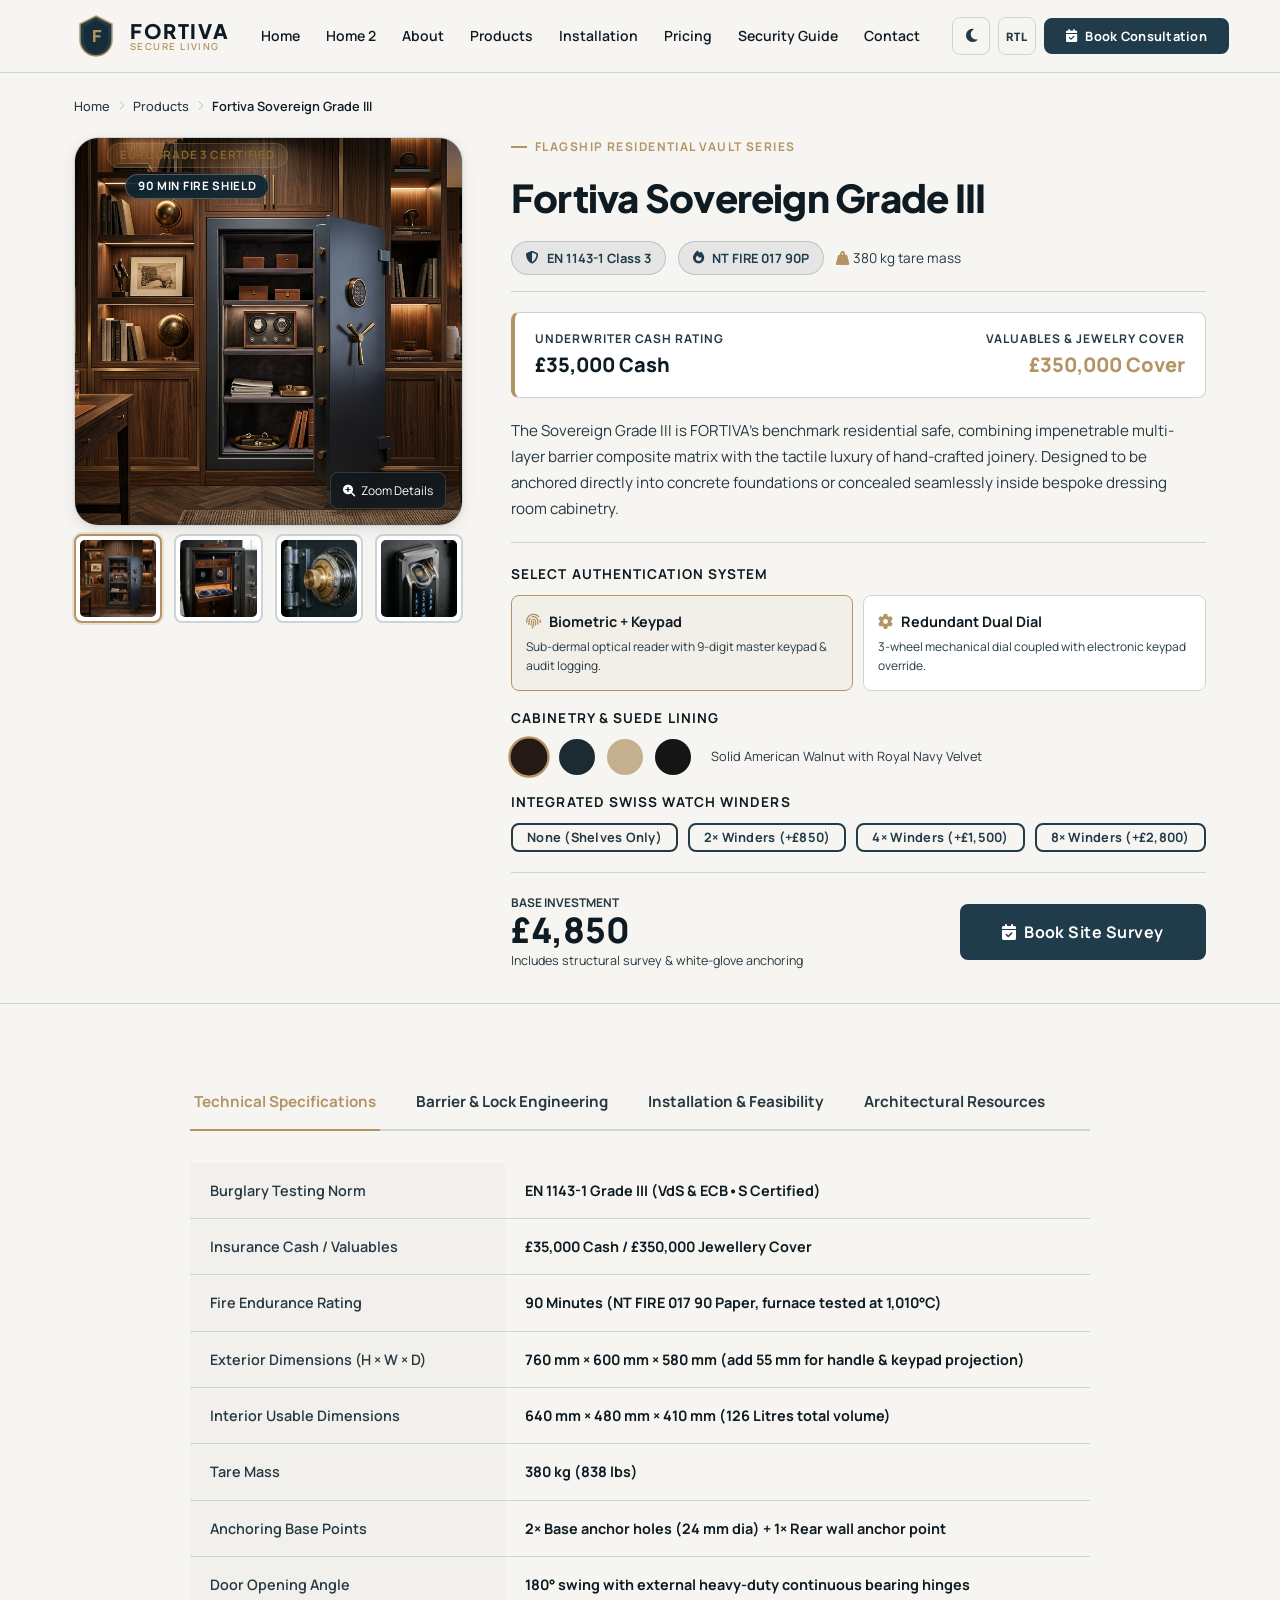
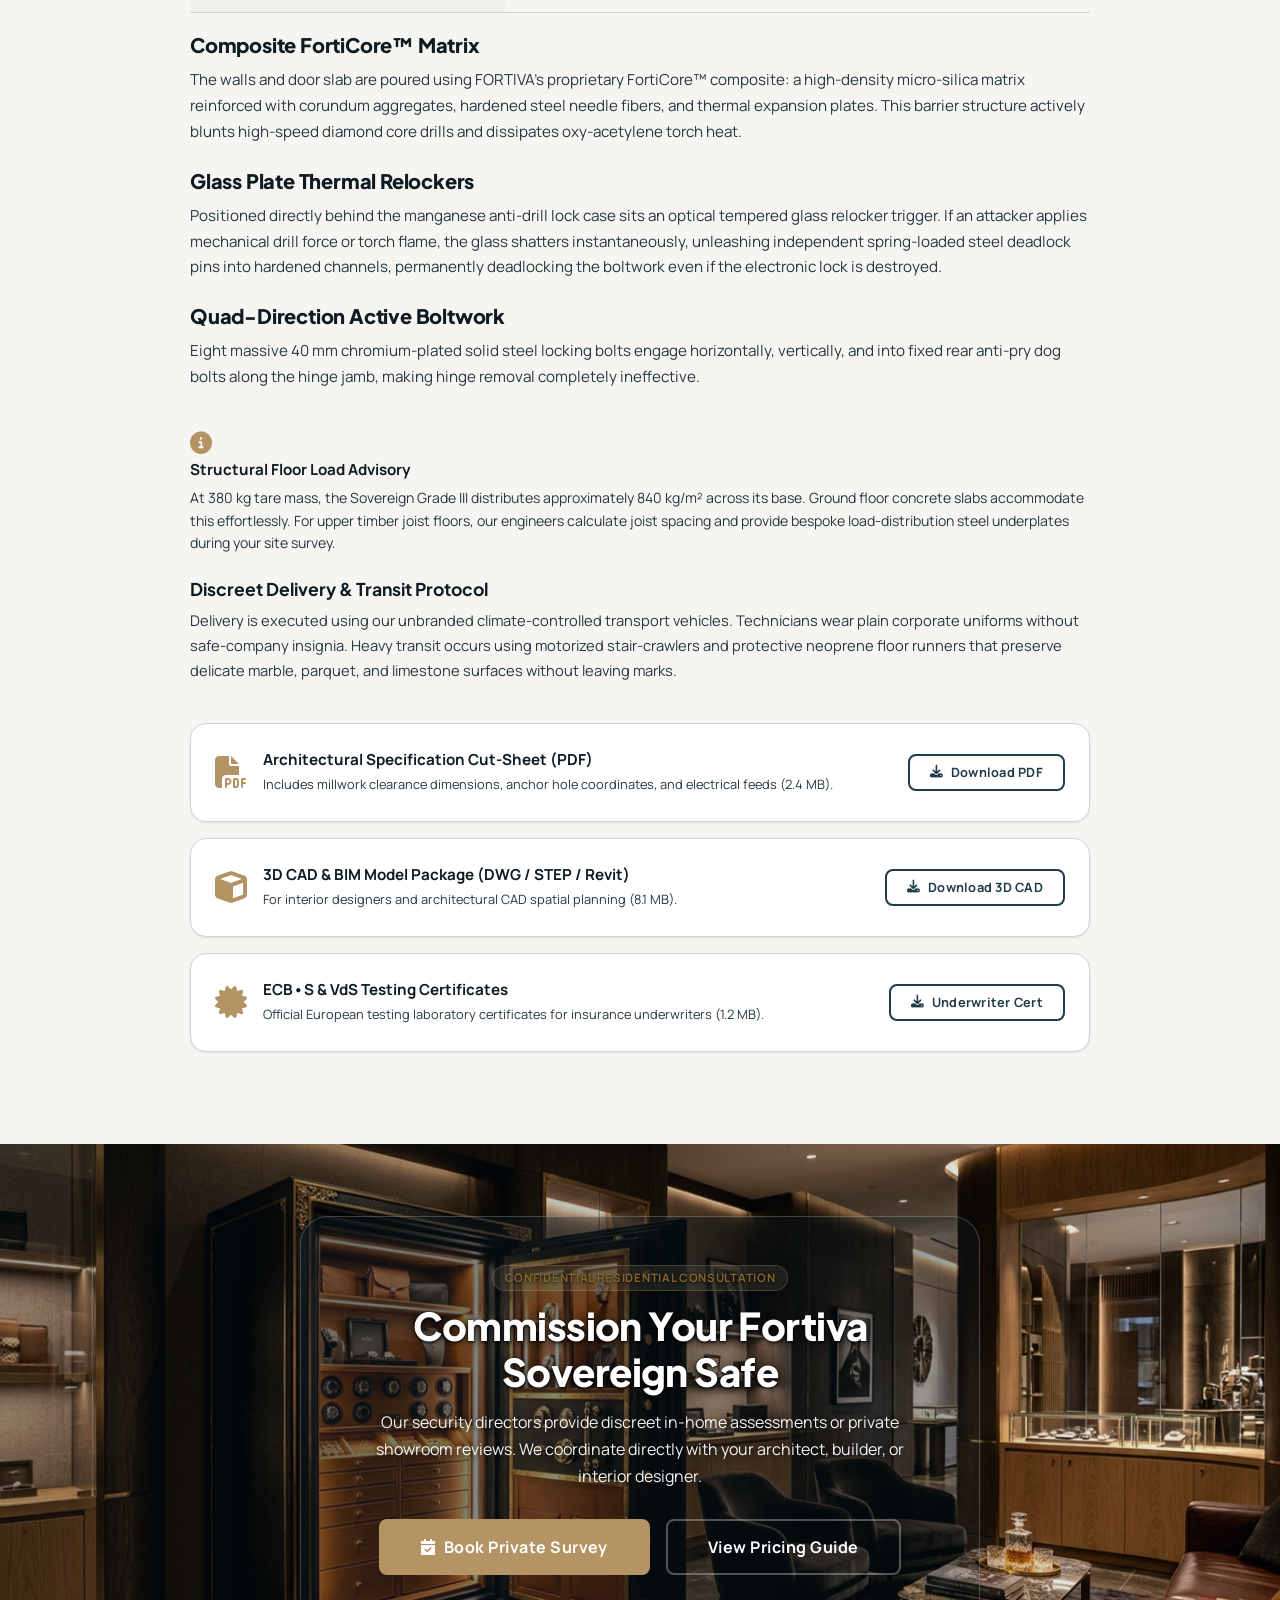
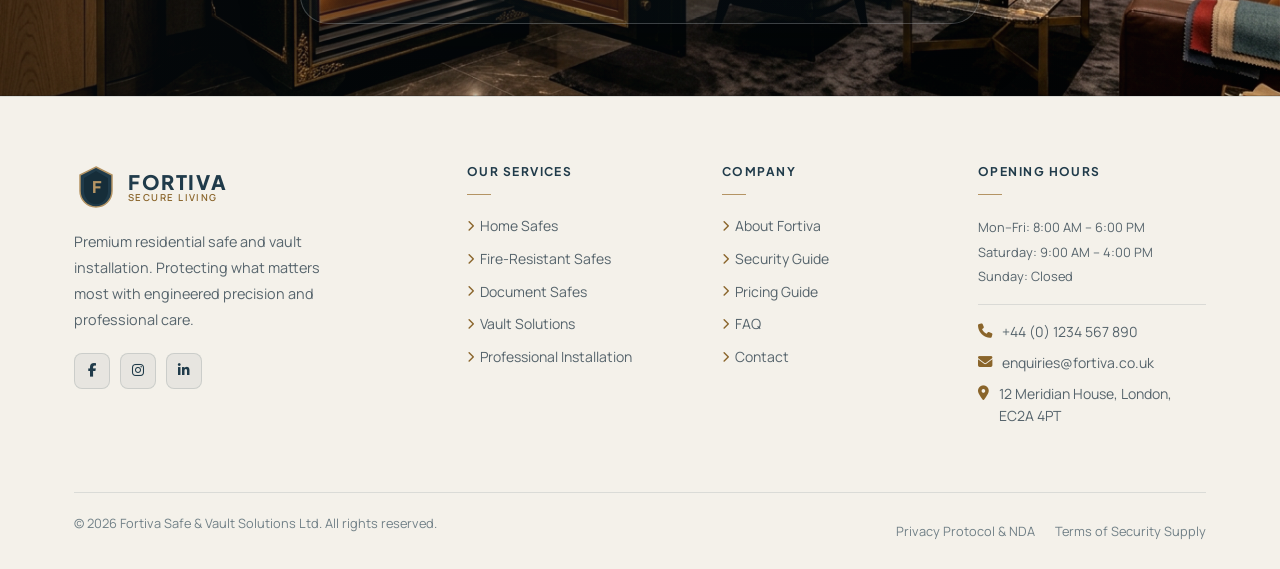
<file: product-details.html>
<!DOCTYPE html>
<html lang="en" dir="ltr" data-theme="light">
<head>
  <meta charset="UTF-8">
  <meta name="viewport" content="width=device-width, initial-scale=1.0">
    <link rel="icon" type="image/svg+xml" href="assets/images/favicon.svg">
  <link rel="icon" type="image/png" sizes="32x32" href="assets/images/favicon.png">
  <link rel="shortcut icon" href="favicon.ico">
  <title>Fortiva Sovereign Grade III Safe | Architectural Residential Security</title>
  <meta name="description" content="Discover the Fortiva Sovereign Grade III Safe. Certified EN 1143-1 burglary protection, 90-minute fire resistance, bespoke watch winders and walnut interior.">
  <link rel="preconnect" href="https://fonts.googleapis.com">
  <link rel="preconnect" href="https://fonts.gstatic.com" crossorigin>
  <link href="https://fonts.googleapis.com/css2?family=Manrope:wght@300;400;500;600;700;800&family=Plus+Jakarta+Sans:wght@300;400;500;600;700;800&display=swap" rel="stylesheet">
  <link rel="stylesheet" href="https://cdnjs.cloudflare.com/ajax/libs/font-awesome/6.5.1/css/all.min.css" crossorigin="anonymous">
  <link rel="stylesheet" href="https://cdn.jsdelivr.net/npm/bootstrap@5.3.3/dist/css/bootstrap.min.css">
  <link rel="stylesheet" href="css/main.css">
  <link rel="stylesheet" href="css/buttons.css">
  <link rel="stylesheet" href="css/header.css">
  <link rel="stylesheet" href="css/footer.css">
  <link rel="stylesheet" href="css/editorial.css">
  <link rel="stylesheet" href="css/products.css">
  <link rel="stylesheet" href="css/product-details.css">
  <link rel="stylesheet" href="css/forms.css">
  <link rel="stylesheet" href="css/dark-theme.css">
  <link rel="stylesheet" href="css/rtl.css">
  <link rel="stylesheet" href="css/desktop.css">
  <link rel="stylesheet" href="css/tablet.css">
  <link rel="stylesheet" href="css/mobile.css">
  <link rel="stylesheet" href="css/compact.css?v=20261029-2">
</head>
<body class="product-details-page">
  <!-- Skip Link -->
  <a href="#main-content" class="skip-link">Skip to main content</a>

  <!-- ═══════════════════════════ HEADER ═══════════════════════════ -->
  <header class="site-header" role="banner">
    <div class="container">
      <div class="header-inner">
        <a href="index.html" class="header-logo" aria-label="FORTIVA — Home">
          <div class="logo-mark">
            <svg viewBox="0 0 44 44" fill="none" xmlns="http://www.w3.org/2000/svg" aria-hidden="true">
              <path d="M22 2L38 10V26C38 34.8 31 42 22 42C13 42 6 34.8 6 26V10L22 2Z" fill="#203B4A" stroke="#B49464" stroke-width="1.5"/>
              <path d="M22 6L34 13V26C34 33.2 28.6 39.2 22 39.2C15.4 39.2 10 33.2 10 26V13L22 6Z" fill="#162D39"/>
              <text x="22" y="28" text-anchor="middle" font-family="Plus Jakarta Sans,sans-serif" font-size="16" font-weight="800" fill="#B49464">F</text>
            </svg>
          </div>
          <div class="logo-text">
            <span class="logo-brand">Fortiva</span>
            <span class="logo-tagline">Secure Living</span>
          </div>
        </a>
        <nav class="header-nav" role="navigation" aria-label="Main navigation">
          <div class="nav-item"><a href="index.html" class="nav-link">Home</a></div>
          <div class="nav-item"><a href="home2.html" class="nav-link">Home 2</a></div>
          <div class="nav-item"><a href="about.html" class="nav-link">About</a></div>
          <div class="nav-item"><a href="products.html" class="nav-link active">Products</a></div>
          <div class="nav-item"><a href="installation.html" class="nav-link">Installation</a></div>
          <div class="nav-item"><a href="pricing.html" class="nav-link">Pricing</a></div>
          <div class="nav-item"><a href="security-guide.html" class="nav-link">Security Guide</a></div>

          <div class="nav-item"><a href="contact.html" class="nav-link">Contact</a></div>
        </nav>
        <div class="header-actions">
          <button class="toggle-btn" data-theme-toggle title="Toggle dark mode" aria-label="Toggle dark mode">
            <i class="fas fa-moon" aria-hidden="true"></i>
          </button>
          <button class="toggle-btn" data-rtl-toggle title="Toggle RTL/LTR" aria-label="Toggle text direction">
            <i class="fas fa-align-right" aria-hidden="true"></i>
          </button>
          <a href="book-consultation.html" class="btn btn-primary btn-sm" id="btn-book-consultation">
            <i class="fas fa-calendar-check" aria-hidden="true"></i> Book Consultation
          </a>
          <button class="mobile-toggle" id="mobile-toggle-btn" aria-label="Open menu" aria-expanded="false" aria-controls="mobile-menu">
            <span></span><span></span><span></span>
          </button>
        </div>
      </div>
    </div>
    <!-- Mobile Menu -->
    <nav class="mobile-menu" id="mobile-menu" role="navigation" aria-label="Mobile navigation">
      <div class="mobile-nav-links">
        <a href="index.html" class="mobile-nav-link">Home</a>
        <a href="home2.html" class="mobile-nav-link">Home 2</a>
        <a href="about.html" class="mobile-nav-link">About</a>
        <a href="products.html" class="mobile-nav-link active">Products</a>
        <a href="installation.html" class="mobile-nav-link">Installation</a>
        <a href="pricing.html" class="mobile-nav-link">Pricing Guide</a>
        <a href="security-guide.html" class="mobile-nav-link">Security Guide</a>

        <a href="contact.html" class="mobile-nav-link">Contact</a>
      </div>
      <div class="mobile-menu-footer">
        <a href="book-consultation.html" class="btn btn-primary btn-block"><i class="fas fa-calendar-check" aria-hidden="true"></i> Book Consultation</a>
      </div>
    </nav>
  </header>
  <div class="drawer-overlay" id="drawer-overlay"></div>

  <!-- ═══════════════════════════ MAIN CONTENT ═══════════════════════════ -->
  <main id="main-content">
    
    <!-- Product Showcase Top -->
    <section class="product-detail-hero">
      <div class="container">
        
        <!-- Breadcrumbs -->
        <nav class="breadcrumb-nav" aria-label="Breadcrumb">
          <a href="index.html">Home</a>
          <i class="fas fa-chevron-right"></i>
          <a href="products.html">Products</a>
          <i class="fas fa-chevron-right"></i>
          <span class="current">Fortiva Sovereign Grade III</span>
        </nav>

        <div class="product-hero-grid">
          
          <!-- Image Gallery Stage -->
          <div class="gallery-stage">
            <div class="gallery-main-view">
              <div class="gallery-badge">
                <span class="badge badge-brass">Eurograde 3 Certified</span>
                <span class="badge badge-dark">90 Min Fire Shield</span>
              </div>
              <img id="main-gallery-img" src="assets/images/safes/safe-sovereign.jpg" alt="Fortiva Sovereign Grade III Safe Main View">
              <div class="gallery-controls">
                <button class="gallery-ctrl-btn" id="gallery-zoom-btn" title="View High Resolution">
                  <i class="fas fa-search-plus"></i> Zoom Details
                </button>
              </div>
            </div>

            <!-- Thumbnail Selector -->
            <div class="gallery-thumbs">
              <div class="gallery-thumb-item active" data-img="assets/images/safes/safe-sovereign.jpg">
                <img src="assets/images/safes/safe-sovereign.jpg" alt="Exterior Slate Finish">
              </div>
              <div class="gallery-thumb-item" data-img="assets/images/safes/safe-monaco.jpg">
                <img src="assets/images/safes/safe-monaco.jpg" alt="Bespoke Luxury Interior &amp; Watch Winders">
              </div>
              <div class="gallery-thumb-item" data-img="assets/images/categories/cat-mechanical.jpg">
                <img src="assets/images/categories/cat-mechanical.jpg" alt="Machined Boltwork &amp; Dial Detail">
              </div>
              <div class="gallery-thumb-item" data-img="assets/images/categories/cat-digital.jpg">
                <img src="assets/images/categories/cat-digital.jpg" alt="Biometric Touchscreen Keypad">
              </div>
            </div>
          </div>

          <!-- Product Details & Configuration Panel -->
          <div class="product-info-panel">
            
            <div class="product-series-tag">Flagship Residential Vault Series</div>
            <h1 class="product-title-large">Fortiva Sovereign Grade III</h1>
            
            <div class="product-rating-row">
              <span class="security-score-pill">
                <i class="fas fa-shield-alt"></i> EN 1143-1 Class 3
              </span>
              <span class="security-score-pill">
                <i class="fas fa-fire"></i> NT FIRE 017 90P
              </span>
              <span style="font-size:0.85rem; color:var(--text-body);">
                <i class="fas fa-weight-hanging" style="color:var(--brass);"></i> 380 kg tare mass
              </span>
            </div>

            <!-- Insurance Value Callout -->
            <div class="insurance-cover-box">
              <div>
                <div style="font-size:0.75rem; text-transform:uppercase; letter-spacing:0.08em; color:var(--text-body); font-weight:700;">Underwriter Cash Rating</div>
                <div class="insurance-val-num">£35,000 Cash</div>
              </div>
              <div style="text-align:right;">
                <div style="font-size:0.75rem; text-transform:uppercase; letter-spacing:0.08em; color:var(--text-body); font-weight:700;">Valuables &amp; Jewelry Cover</div>
                <div class="insurance-val-num" style="color:var(--brass);">£350,000 Cover</div>
              </div>
            </div>

            <p style="color:var(--text-body); font-size:0.95rem; line-height:1.7; margin:0;">
              The Sovereign Grade III is FORTIVA’s benchmark residential safe, combining impenetrable multi-layer barrier composite matrix with the tactile luxury of hand-crafted joinery. Designed to be anchored directly into concrete foundations or concealed seamlessly inside bespoke dressing room cabinetry.
            </p>

            <!-- Configuration Options -->
            <div style="display:flex; flex-direction:column; gap:16px; border-top:1px solid var(--border-color); padding-top:20px;">
              
              <!-- Lock Mechanism Selector -->
              <div>
                <div class="custom-section-title">Select Authentication System</div>
                <div class="lock-option-selector">
                  <div class="lock-option-card active" data-lock-choice="biometric">
                    <div style="display:flex; align-items:center; gap:8px; margin-bottom:4px;">
                      <i class="fas fa-fingerprint" style="color:var(--brass);"></i>
                      <strong style="font-size:0.9rem; color:var(--text-heading);">Biometric + Keypad</strong>
                    </div>
                    <div style="font-size:0.75rem; color:var(--text-body);">Sub-dermal optical reader with 9-digit master keypad &amp; audit logging.</div>
                  </div>
                  <div class="lock-option-card" data-lock-choice="redundant">
                    <div style="display:flex; align-items:center; gap:8px; margin-bottom:4px;">
                      <i class="fas fa-cog" style="color:var(--brass);"></i>
                      <strong style="font-size:0.9rem; color:var(--text-heading);">Redundant Dual Dial</strong>
                    </div>
                    <div style="font-size:0.75rem; color:var(--text-body);">3-wheel mechanical dial coupled with electronic keypad override.</div>
                  </div>
                </div>
              </div>

              <!-- Interior Lining Material -->
              <div>
                <div class="custom-section-title">Cabinetry &amp; Suede Lining</div>
                <div style="display:flex; gap:12px; align-items:center;">
                  <button class="swatch-btn active" style="background:#241914;" title="American Dark Walnut" aria-label="American Dark Walnut"></button>
                  <button class="swatch-btn" style="background:#1b2a33;" title="Midnight Slate & Navy Suede" aria-label="Midnight Slate & Navy Suede"></button>
                  <button class="swatch-btn" style="background:#c5b08e;" title="Camel Italian Alcantara" aria-label="Camel Italian Alcantara"></button>
                  <button class="swatch-btn" style="background:#151515;" title="Carbon Fiber Weave" aria-label="Carbon Fiber Weave"></button>
                  <span style="font-size:0.8rem; color:var(--text-body); margin-left:8px;" id="swatch-label">Solid American Walnut with Royal Navy Velvet</span>
                </div>
              </div>

              <!-- Watch Winders Option -->
              <div>
                <div class="custom-section-title">Integrated Swiss Watch Winders</div>
                <div class="winder-options" style="display:flex; gap:10px;">
                  <button class="btn btn-outline btn-sm active" style="padding:6px 14px; font-size:0.8rem;">None (Shelves Only)</button>
                  <button class="btn btn-outline btn-sm" style="padding:6px 14px; font-size:0.8rem;">2× Winders (+£850)</button>
                  <button class="btn btn-outline btn-sm" style="padding:6px 14px; font-size:0.8rem;">4× Winders (+£1,500)</button>
                  <button class="btn btn-outline btn-sm" style="padding:6px 14px; font-size:0.8rem;">8× Winders (+£2,800)</button>
                </div>
              </div>

            </div>

            <!-- Pricing & Action -->
            <div style="border-top:1px solid var(--border-color); padding-top:20px; display:flex; align-items:center; justify-content:space-between; flex-wrap:wrap; gap:16px;">
              <div>
                <div style="font-size:0.75rem; color:var(--text-body); text-transform:uppercase; font-weight:700;">Base Investment</div>
                <div style="font-size:2.2rem; font-weight:800; color:var(--text-heading); line-height:1;">£4,850</div>
                <div style="font-size:0.78rem; color:var(--text-body); margin-top:4px;">Includes structural survey &amp; white-glove anchoring</div>
              </div>
              <div style="display:flex; gap:12px;">
                <a href="book-consultation.html?product=sovereign-grade-3" class="btn btn-primary btn-lg">
                  <i class="fas fa-calendar-check"></i> Book Site Survey
                </a>
              </div>
            </div>

          </div>

        </div>

      </div>
    </section>

    <!-- Technical Specifications Detailed Tabs -->
    <section class="section">
      <div class="container">
        
        <div class="technical-details-panel" style="max-width: 900px; margin: 0 auto;">
          <div class="tech-tabs-nav" data-tabs role="tablist">
            <button class="tech-tab-link active" data-tab="tab-specs">Technical Specifications</button>
            <button class="tech-tab-link" data-tab="tab-barrier">Barrier &amp; Lock Engineering</button>
            <button class="tech-tab-link" data-tab="tab-logistics">Installation &amp; Feasibility</button>
            <button class="tech-tab-link" data-tab="tab-downloads">Architectural Resources</button>
          </div>

          <!-- Tab 1: Specs -->
          <div class="tab-content active" id="tab-specs">
            <table class="spec-table-detailed">
              <tbody>
                <tr>
                  <th>Burglary Testing Norm</th>
                  <td>EN 1143-1 Grade III (VdS &amp; ECB•S Certified)</td>
                </tr>
                <tr>
                  <th>Insurance Cash / Valuables</th>
                  <td>£35,000 Cash / £350,000 Jewellery Cover</td>
                </tr>
                <tr>
                  <th>Fire Endurance Rating</th>
                  <td>90 Minutes (NT FIRE 017 90 Paper, furnace tested at 1,010°C)</td>
                </tr>
                <tr>
                  <th>Exterior Dimensions (H × W × D)</th>
                  <td>760 mm × 600 mm × 580 mm (add 55 mm for handle &amp; keypad projection)</td>
                </tr>
                <tr>
                  <th>Interior Usable Dimensions</th>
                  <td>640 mm × 480 mm × 410 mm (126 Litres total volume)</td>
                </tr>
                <tr>
                  <th>Tare Mass</th>
                  <td>380 kg (838 lbs)</td>
                </tr>
                <tr>
                  <th>Anchoring Base Points</th>
                  <td>2× Base anchor holes (24 mm dia) + 1× Rear wall anchor point</td>
                </tr>
                <tr>
                  <th>Door Opening Angle</th>
                  <td>180° swing with external heavy-duty continuous bearing hinges</td>
                </tr>
              </tbody>
            </table>
          </div>

          <!-- Tab 2: Barrier & Lock -->
          <div class="tab-content" id="tab-barrier">
            <div style="display:flex; flex-direction:column; gap:24px; padding:20px 0;">
              <div>
                <h3 style="font-size:1.25rem; font-weight:800; color:var(--text-heading); margin-bottom:10px;">Composite FortiCore™ Matrix</h3>
                <p style="color:var(--text-body); font-size:0.95rem; line-height:1.7;">
                  The walls and door slab are poured using FORTIVA’s proprietary FortiCore™ composite: a high-density micro-silica matrix reinforced with corundum aggregates, hardened steel needle fibers, and thermal expansion plates. This barrier structure actively blunts high-speed diamond core drills and dissipates oxy-acetylene torch heat.
                </p>
              </div>
              <div>
                <h3 style="font-size:1.25rem; font-weight:800; color:var(--text-heading); margin-bottom:10px;">Glass Plate Thermal Relockers</h3>
                <p style="color:var(--text-body); font-size:0.95rem; line-height:1.7;">
                  Positioned directly behind the manganese anti-drill lock case sits an optical tempered glass relocker trigger. If an attacker applies mechanical drill force or torch flame, the glass shatters instantaneously, unleashing independent spring-loaded steel deadlock pins into hardened channels, permanently deadlocking the boltwork even if the electronic lock is destroyed.
                </p>
              </div>
              <div>
                <h3 style="font-size:1.25rem; font-weight:800; color:var(--text-heading); margin-bottom:10px;">Quad-Direction Active Boltwork</h3>
                <p style="color:var(--text-body); font-size:0.95rem; line-height:1.7;">
                  Eight massive 40 mm chromium-plated solid steel locking bolts engage horizontally, vertically, and into fixed rear anti-pry dog bolts along the hinge jamb, making hinge removal completely ineffective.
                </p>
              </div>
            </div>
          </div>

          <!-- Tab 3: Logistics & Feasibility -->
          <div class="tab-content" id="tab-logistics">
            <div style="display:flex; flex-direction:column; gap:24px; padding:20px 0;">
              <div class="feasibility-result-alert">
                <i class="fas fa-info-circle" style="color:var(--brass); font-size:1.4rem; margin-top:2px;"></i>
                <div>
                  <strong style="color:var(--text-heading); font-size:0.95rem;">Structural Floor Load Advisory</strong>
                  <p style="margin:4px 0 0; color:var(--text-body); font-size:0.88rem; line-height:1.6;">
                    At 380 kg tare mass, the Sovereign Grade III distributes approximately 840 kg/m² across its base. Ground floor concrete slabs accommodate this effortlessly. For upper timber joist floors, our engineers calculate joist spacing and provide bespoke load-distribution steel underplates during your site survey.
                  </p>
                </div>
              </div>

              <div>
                <h4 style="font-size:1.1rem; font-weight:700; color:var(--text-heading); margin-bottom:8px;">Discreet Delivery &amp; Transit Protocol</h4>
                <p style="color:var(--text-body); font-size:0.92rem; line-height:1.7;">
                  Delivery is executed using our unbranded climate-controlled transport vehicles. Technicians wear plain corporate uniforms without safe-company insignia. Heavy transit occurs using motorized stair-crawlers and protective neoprene floor runners that preserve delicate marble, parquet, and limestone surfaces without leaving marks.
                </p>
              </div>
            </div>
          </div>

          <!-- Tab 4: Downloads -->
          <div class="tab-content" id="tab-downloads">
            <div style="display:flex; flex-direction:column; gap:16px; padding:20px 0;">
              
              <div class="cad-download-strip">
                <div style="display:flex; align-items:center; gap:16px;">
                  <i class="fas fa-file-pdf" style="font-size:2rem; color:var(--brass);"></i>
                  <div>
                    <strong style="color:var(--text-heading); font-size:0.95rem; display:block;">Architectural Specification Cut-Sheet (PDF)</strong>
                    <span style="font-size:0.8rem; color:var(--text-body);">Includes millwork clearance dimensions, anchor hole coordinates, and electrical feeds (2.4 MB).</span>
                  </div>
                </div>
                <button class="btn btn-outline btn-sm" onclick="showToast('Downloading Sovereign Grade III Specification Sheet...', 'info')">
                  <i class="fas fa-download"></i> Download PDF
                </button>
              </div>

              <div class="cad-download-strip">
                <div style="display:flex; align-items:center; gap:16px;">
                  <i class="fas fa-cube" style="font-size:2rem; color:var(--brass);"></i>
                  <div>
                    <strong style="color:var(--text-heading); font-size:0.95rem; display:block;">3D CAD &amp; BIM Model Package (DWG / STEP / Revit)</strong>
                    <span style="font-size:0.8rem; color:var(--text-body);">For interior designers and architectural CAD spatial planning (8.1 MB).</span>
                  </div>
                </div>
                <button class="btn btn-outline btn-sm" onclick="showToast('Downloading CAD BIM Package...', 'info')">
                  <i class="fas fa-download"></i> Download 3D CAD
                </button>
              </div>

              <div class="cad-download-strip">
                <div style="display:flex; align-items:center; gap:16px;">
                  <i class="fas fa-certificate" style="font-size:2rem; color:var(--brass);"></i>
                  <div>
                    <strong style="color:var(--text-heading); font-size:0.95rem; display:block;">ECB•S &amp; VdS Testing Certificates</strong>
                    <span style="font-size:0.8rem; color:var(--text-body);">Official European testing laboratory certificates for insurance underwriters (1.2 MB).</span>
                  </div>
                </div>
                <button class="btn btn-outline btn-sm" onclick="showToast('Downloading European Testing Certificate...', 'info')">
                  <i class="fas fa-download"></i> Underwriter Cert
                </button>
              </div>

            </div>
          </div>

        </div>

      </div>
    </section>

    <!-- Consultation Booking CTA -->
    <section class="section page-image-cta product-detail-cta" style="--page-image:url('../assets/images/cta/cta-product-details.jpg');">
      <div class="container text-center">
        <div style="max-width:680px; margin:0 auto;">
          <span class="badge badge-brass" style="margin-bottom:12px;">Confidential Residential Consultation</span>
          <h2 style="color:var(--white); font-size:clamp(1.8rem, 3vw, 2.4rem); font-weight:800; margin-bottom:14px;">
            Commission Your Fortiva Sovereign Safe
          </h2>
          <p style="color:rgba(255,255,255,0.8); font-size:1rem; line-height:1.7; margin-bottom:28px;">
            Our security directors provide discreet in-home assessments or private showroom reviews. We coordinate directly with your architect, builder, or interior designer.
          </p>
          <div style="display:flex; justify-content:center; gap:16px; flex-wrap:wrap;">
            <a href="book-consultation.html?product=sovereign" class="btn btn-primary btn-lg">
              <i class="fas fa-calendar-check"></i> Book Private Survey
            </a>
            <a href="pricing.html" class="btn btn-outline btn-lg" style="color:var(--white); border-color:rgba(255,255,255,0.3);">
              View Pricing Guide
            </a>
          </div>
        </div>
      </div>
    </section>

  </main>

  <!-- ═══════════════════════════ FOOTER ═══════════════════════════ -->
  <footer class="site-footer" role="contentinfo">
    <div class="container">
      <div class="footer-grid">
        <div class="footer-brand">
          <a href="index.html" class="header-logo" aria-label="FORTIVA — Home" style="margin-bottom:16px;display:inline-flex;">
            <div class="logo-mark">
              <svg viewBox="0 0 44 44" fill="none" xmlns="http://www.w3.org/2000/svg" aria-hidden="true">
                <path d="M22 2L38 10V26C38 34.8 31 42 22 42C13 42 6 34.8 6 26V10L22 2Z" fill="#203B4A" stroke="#B49464" stroke-width="1.5"/>
                <path d="M22 6L34 13V26C34 33.2 28.6 39.2 22 39.2C15.4 39.2 10 33.2 10 26V13L22 6Z" fill="#162D39"/>
                <text x="22" y="28" text-anchor="middle" font-family="Plus Jakarta Sans,sans-serif" font-size="16" font-weight="800" fill="#B49464">F</text>
              </svg>
            </div>
            <div class="logo-text">
              <span class="logo-brand">Fortiva</span>
              <span class="logo-tagline">Secure Living</span>
            </div>
          </a>
          <p class="footer-brand-desc">Premium residential safe and vault installation. Protecting what matters most with engineered precision and professional care.</p>
          <ul class="footer-contact-list">
            <li class="footer-contact-item"><i class="fas fa-phone" aria-hidden="true"></i><a href="tel:+441234567890">+44 (0) 1234 567 890</a></li>
            <li class="footer-contact-item"><i class="fas fa-envelope" aria-hidden="true"></i><a href="mailto:enquiries@fortiva.co.uk">enquiries@fortiva.co.uk</a></li>
            <li class="footer-contact-item"><i class="fas fa-map-marker-alt" aria-hidden="true"></i><span>12 Meridian House, London, EC2A 4PT</span></li>
          </ul>
        </div>
        <div>
          <h3 class="footer-col-title">Our Safes</h3>
          <ul class="footer-nav-list">
            <li><a href="products.html"><i class="fas fa-chevron-right" aria-hidden="true"></i> Eurograde Safes</a></li>
            <li><a href="products.html"><i class="fas fa-chevron-right" aria-hidden="true"></i> Fire-Resistant Cabinets</a></li>
            <li><a href="products.html"><i class="fas fa-chevron-right" aria-hidden="true"></i> Bespoke Jewelry Safes</a></li>
            <li><a href="products.html"><i class="fas fa-chevron-right" aria-hidden="true"></i> Concealed Wall Safes</a></li>
            <li><a href="service-details.html"><i class="fas fa-chevron-right" aria-hidden="true"></i> Residential Vault Doors</a></li>
          </ul>
        </div>
        <div>
          <h3 class="footer-col-title">Company</h3>
          <ul class="footer-nav-list">
            <li><a href="about.html"><i class="fas fa-chevron-right" aria-hidden="true"></i> About Fortiva</a></li>
            <li><a href="home2.html"><i class="fas fa-chevron-right" aria-hidden="true"></i> Home 2</a></li>
            <li><a href="installation.html"><i class="fas fa-chevron-right" aria-hidden="true"></i> Installation Engineering</a></li>
            <li><a href="security-guide.html"><i class="fas fa-chevron-right" aria-hidden="true"></i> Security Ratings Guide</a></li>
            <li><a href="pricing.html"><i class="fas fa-chevron-right" aria-hidden="true"></i> Pricing &amp; Transparency</a></li>
            <li><a href="book-consultation.html"><i class="fas fa-chevron-right" aria-hidden="true"></i> Private Consultation</a></li>
          </ul>
        </div>
        <div>
          <h3 class="footer-col-title">Opening Hours</h3>
          <p style="font-size:0.8rem;color:rgba(255,255,255,0.5);line-height:1.9;margin:0;">
            Monday – Friday: 8:00 AM – 6:00 PM<br>
            Saturday: 9:00 AM – 4:00 PM<br>
            Sunday: Private Appointments Only<br>
            24/7 Client Emergency Response
          </p>
        </div>
      </div>
      <div class="footer-bottom">
        <p class="footer-copy">&copy; 2026 Fortiva Safe &amp; Vault Solutions Ltd. All rights reserved.</p>
        <nav class="footer-legal">
          <a href="#">Privacy Protocol &amp; NDA</a>
          <a href="#">Terms of Security Supply</a>
        </nav>
      </div>
    </div>
  </footer>

  <!-- Scripts -->
  <script src="https://cdn.jsdelivr.net/npm/bootstrap@5.3.3/dist/js/bootstrap.bundle.min.js"></script>
  <script src="js/main.js"></script>
  <script>
    // Gallery Switcher
    document.querySelectorAll('.gallery-thumb-item').forEach(thumb => {
      thumb.addEventListener('click', () => {
        document.querySelectorAll('.gallery-thumb-item').forEach(t => t.classList.remove('active'));
        thumb.classList.add('active');
        const mainImg = document.getElementById('main-gallery-img');
        if (mainImg) mainImg.src = thumb.dataset.img;
      });
    });

    // Customization selections
    document.querySelectorAll('.lock-option-card').forEach(card => {
      card.addEventListener('click', () => {
        document.querySelectorAll('.lock-option-card').forEach(c => c.classList.remove('active'));
        card.classList.add('active');
      });
    });

    // Swatches
    const swatchTitles = {
      'American Dark Walnut': 'Solid American Walnut with Royal Navy Velvet',
      'Midnight Slate & Navy Suede': 'Midnight Slate Matte with Deep Indigo Alcantara',
      'Camel Italian Alcantara': 'Natural White Oak with Camel Suede & Brass Trim',
      'Carbon Fiber Weave': 'Aero Carbon Fiber with Graphite Diamond Stitching'
    };
    document.querySelectorAll('.swatch-btn').forEach(btn => {
      btn.addEventListener('click', () => {
        document.querySelectorAll('.swatch-btn').forEach(b => b.classList.remove('active'));
        btn.classList.add('active');
        const label = document.getElementById('swatch-label');
        if (label && swatchTitles[btn.title]) label.textContent = swatchTitles[btn.title];
      });
    });
  </script>
</body>
</html>
</file>
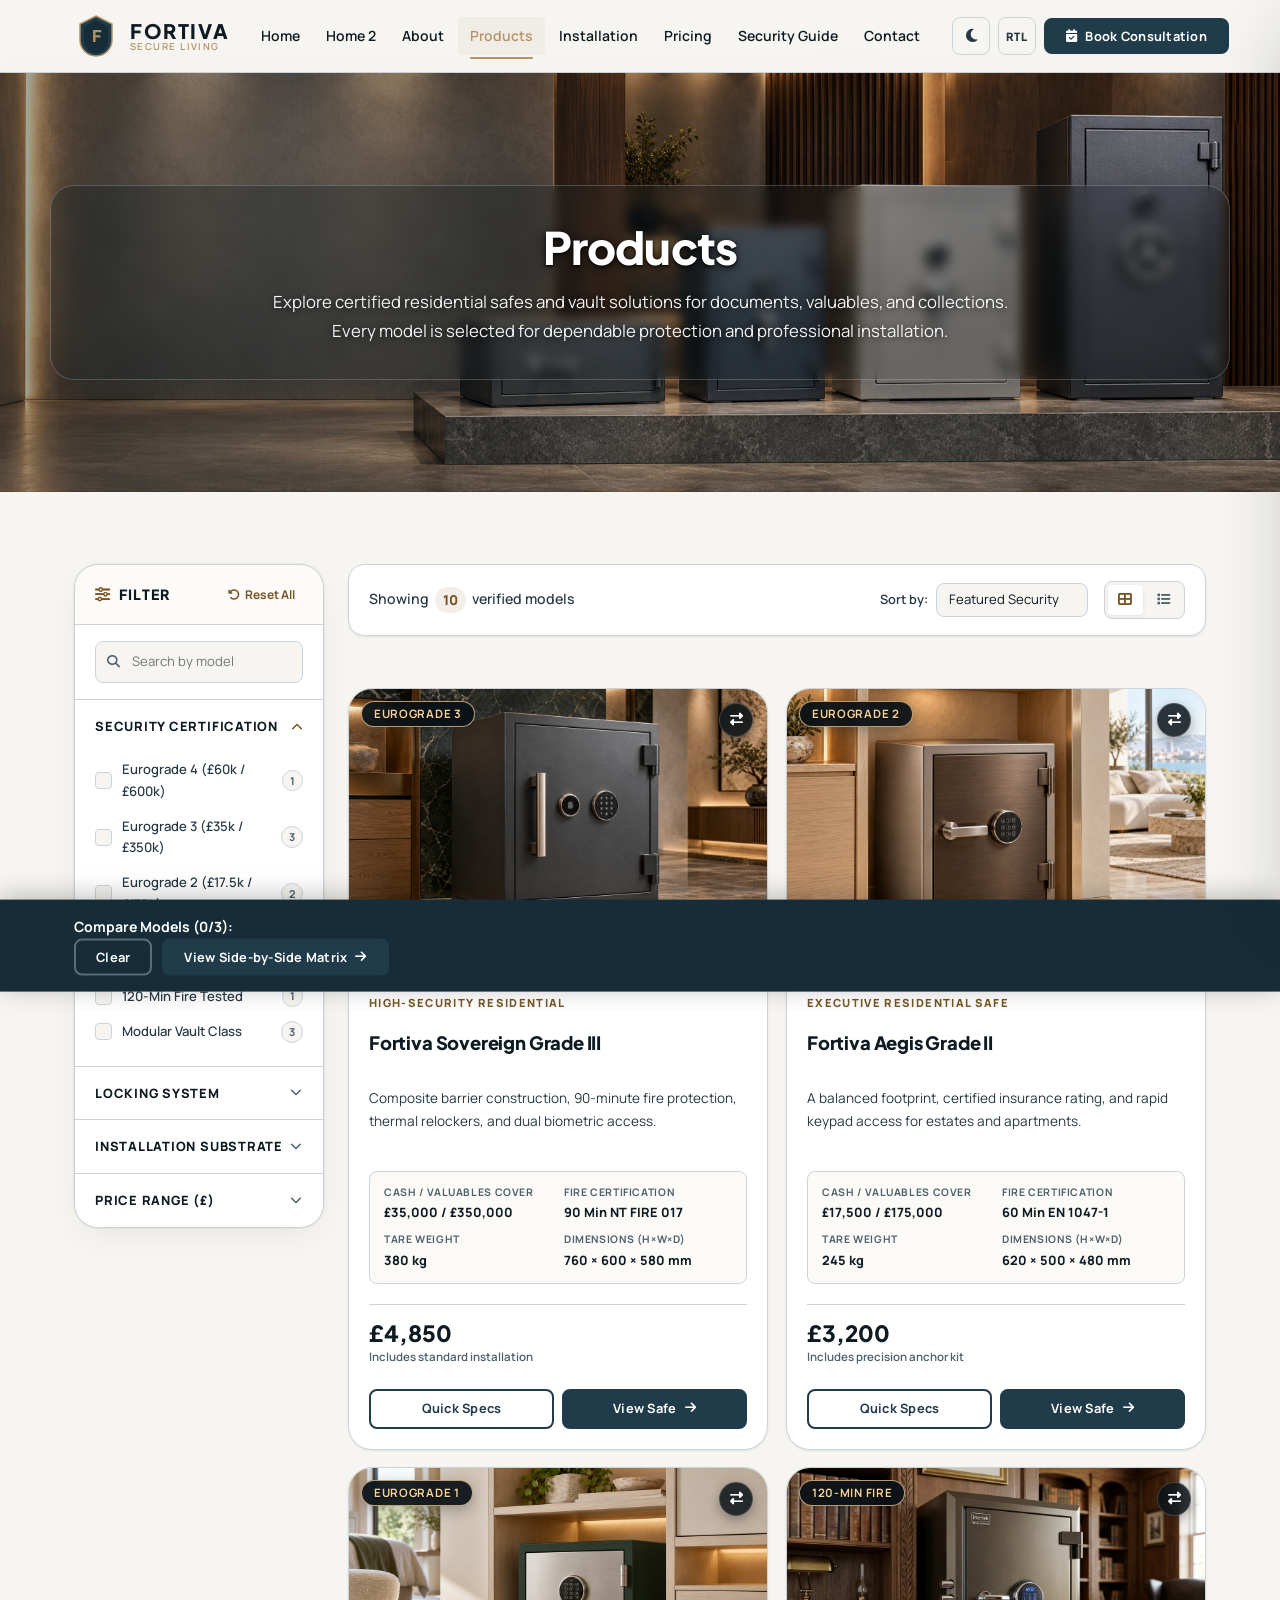
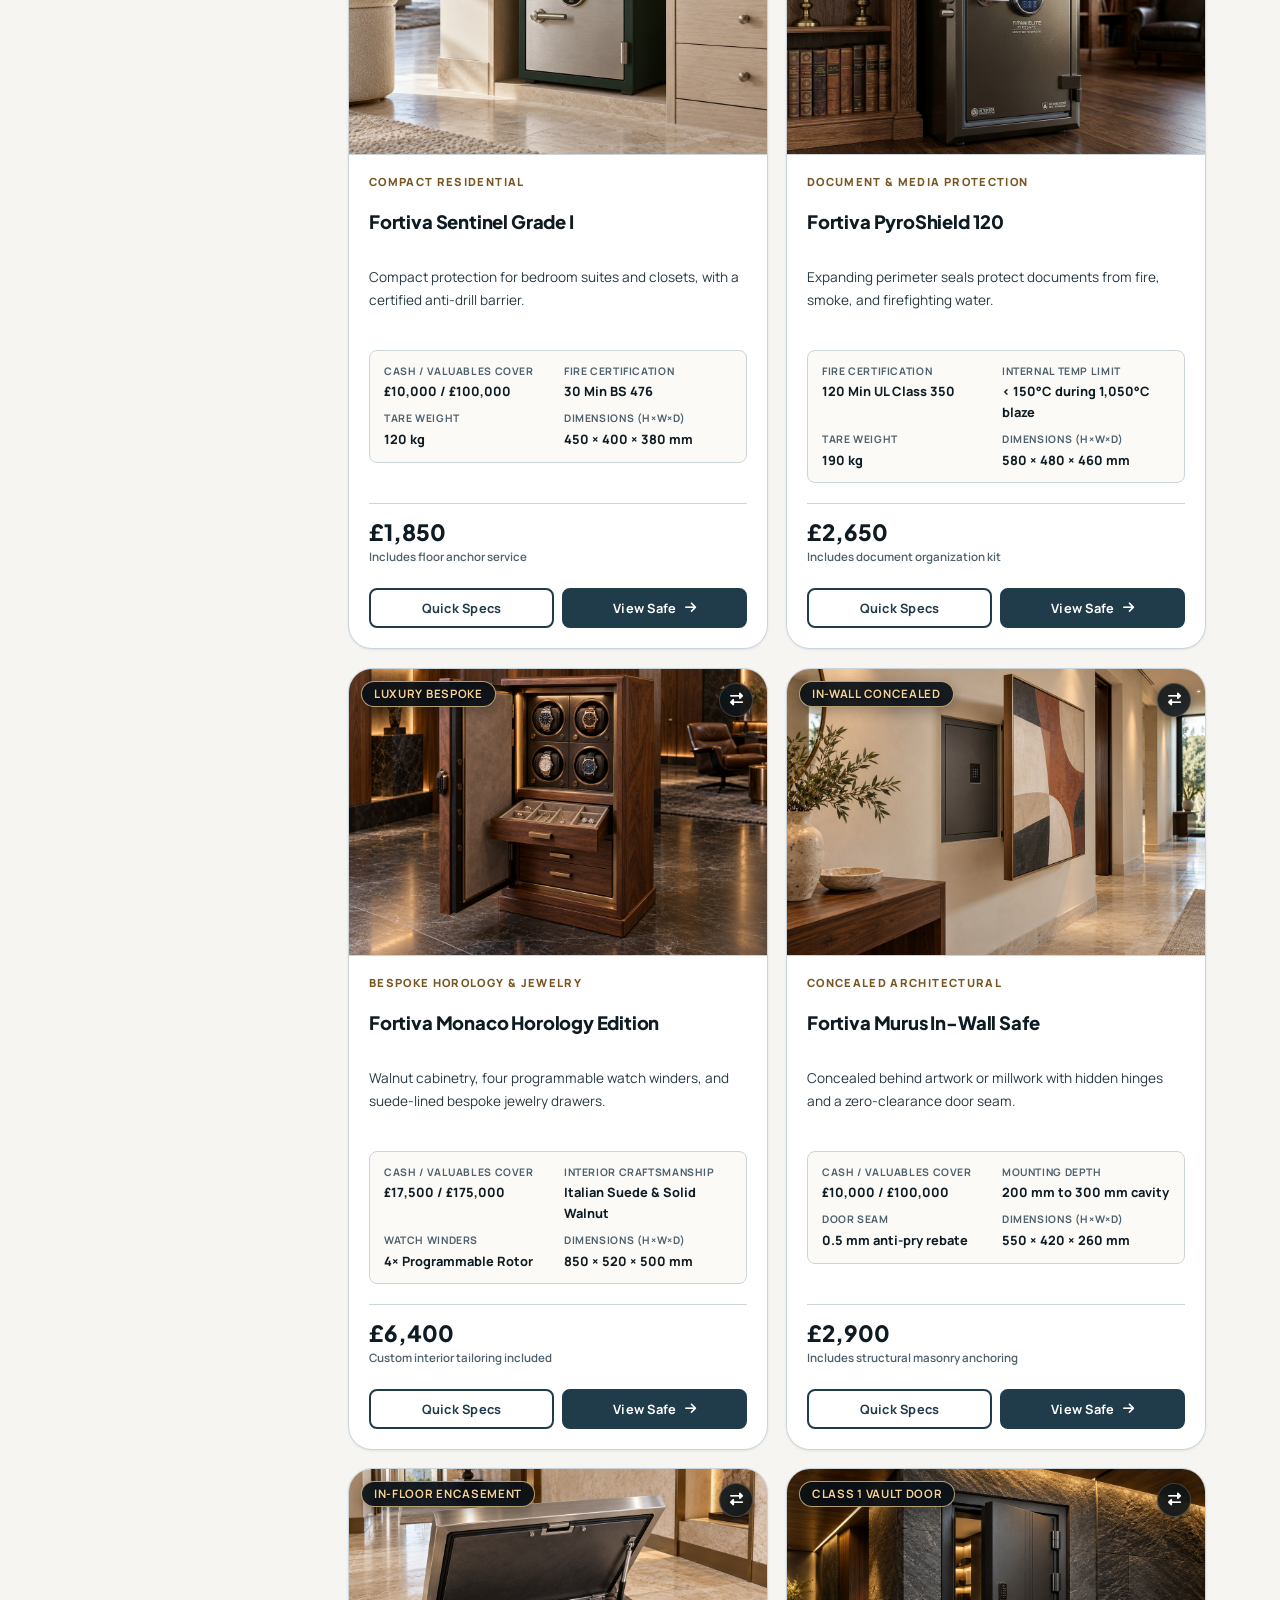
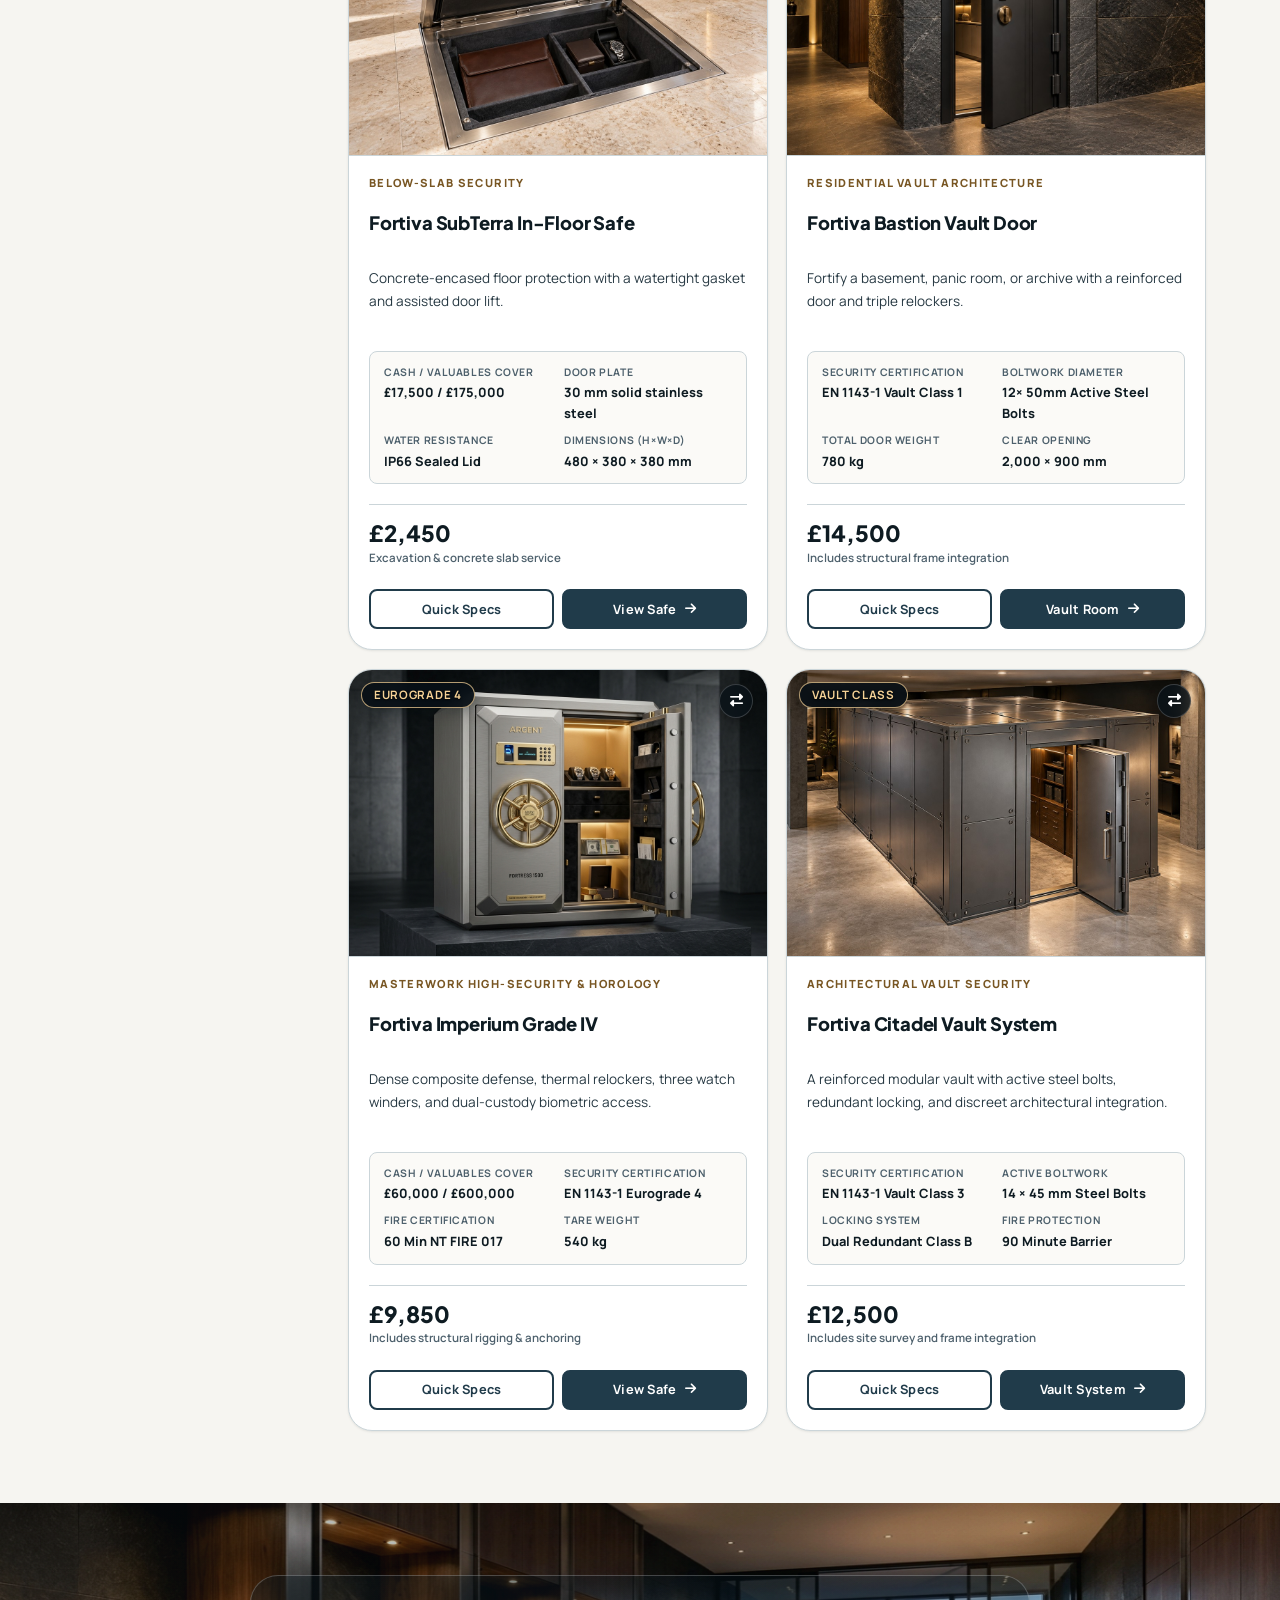
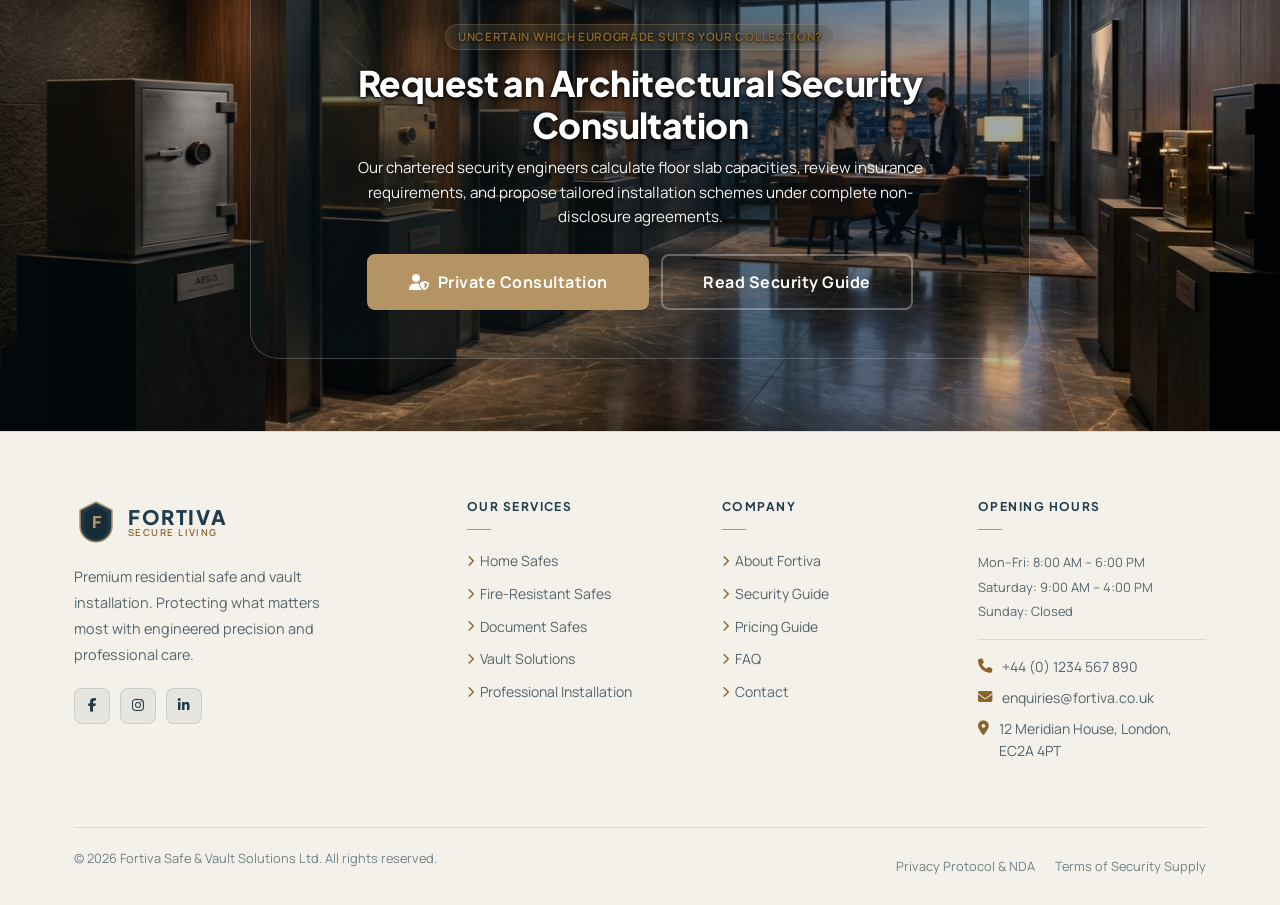
<file: products.html>
<!DOCTYPE html>
<html lang="en" dir="ltr" data-theme="light">
<head>
  <meta charset="UTF-8">
  <meta name="viewport" content="width=device-width, initial-scale=1.0">
    <link rel="icon" type="image/svg+xml" href="assets/images/favicon.svg">
  <link rel="icon" type="image/png" sizes="32x32" href="assets/images/favicon.png">
  <link rel="shortcut icon" href="favicon.ico">
  <title>Engineered Safes &amp; Vaults Collection | FORTIVA</title>
  <meta name="description" content="Explore FORTIVA's certified collection of Eurograde safes, fire-resistant security cabinets, jewelry vaults, and concealed residential safes.">
  <link rel="preconnect" href="https://fonts.googleapis.com">
  <link rel="preconnect" href="https://fonts.gstatic.com" crossorigin>
  <link href="https://fonts.googleapis.com/css2?family=Manrope:wght@300;400;500;600;700;800&family=Plus+Jakarta+Sans:wght@300;400;500;600;700;800&display=swap" rel="stylesheet">
  <link rel="stylesheet" href="https://cdnjs.cloudflare.com/ajax/libs/font-awesome/6.5.1/css/all.min.css" crossorigin="anonymous">
  <link rel="stylesheet" href="https://cdn.jsdelivr.net/npm/bootstrap@5.3.3/dist/css/bootstrap.min.css">
  <link rel="stylesheet" href="css/main.css">
  <link rel="stylesheet" href="css/buttons.css">
  <link rel="stylesheet" href="css/header.css">
  <link rel="stylesheet" href="css/footer.css">
  <link rel="stylesheet" href="css/editorial.css">
  <link rel="stylesheet" href="css/products.css">
  <link rel="stylesheet" href="css/forms.css">
  <link rel="stylesheet" href="css/dark-theme.css">
  <link rel="stylesheet" href="css/rtl.css">
  <link rel="stylesheet" href="css/desktop.css">
  <link rel="stylesheet" href="css/tablet.css">
  <link rel="stylesheet" href="css/mobile.css">
  <link rel="stylesheet" href="css/compact.css?v=20261029-2">
</head>
<body>
  <!-- Skip Link -->
  <a href="#main-content" class="skip-link">Skip to main content</a>

  <!-- ═══════════════════════════ HEADER ═══════════════════════════ -->
  <header class="site-header" role="banner">
    <div class="container">
      <div class="header-inner">
        <a href="index.html" class="header-logo" aria-label="FORTIVA — Home">
          <div class="logo-mark">
            <svg viewBox="0 0 44 44" fill="none" xmlns="http://www.w3.org/2000/svg" aria-hidden="true">
              <path d="M22 2L38 10V26C38 34.8 31 42 22 42C13 42 6 34.8 6 26V10L22 2Z" fill="#203B4A" stroke="#B49464" stroke-width="1.5"/>
              <path d="M22 6L34 13V26C34 33.2 28.6 39.2 22 39.2C15.4 39.2 10 33.2 10 26V13L22 6Z" fill="#162D39"/>
              <text x="22" y="28" text-anchor="middle" font-family="Plus Jakarta Sans,sans-serif" font-size="16" font-weight="800" fill="#B49464">F</text>
            </svg>
          </div>
          <div class="logo-text">
            <span class="logo-brand">Fortiva</span>
            <span class="logo-tagline">Secure Living</span>
          </div>
        </a>
        <nav class="header-nav" role="navigation" aria-label="Main navigation">
          <div class="nav-item"><a href="index.html" class="nav-link">Home</a></div>
          <div class="nav-item"><a href="home2.html" class="nav-link">Home 2</a></div>
          <div class="nav-item"><a href="about.html" class="nav-link">About</a></div>
          <div class="nav-item"><a href="products.html" class="nav-link active">Products</a></div>
          <div class="nav-item"><a href="installation.html" class="nav-link">Installation</a></div>
          <div class="nav-item"><a href="pricing.html" class="nav-link">Pricing</a></div>
          <div class="nav-item"><a href="security-guide.html" class="nav-link">Security Guide</a></div>

          <div class="nav-item"><a href="contact.html" class="nav-link">Contact</a></div>
        </nav>
        <div class="header-actions">
          <button class="toggle-btn" data-theme-toggle title="Toggle dark mode" aria-label="Toggle dark mode">
            <i class="fas fa-moon" aria-hidden="true"></i>
          </button>
          <button class="toggle-btn" data-rtl-toggle title="Toggle RTL/LTR" aria-label="Toggle text direction">
            <i class="fas fa-align-right" aria-hidden="true"></i>
          </button>
          <a href="book-consultation.html" class="btn btn-primary btn-sm" id="btn-book-consultation">
            <i class="fas fa-calendar-check" aria-hidden="true"></i> Book Consultation
          </a>
          <button class="mobile-toggle" id="mobile-toggle-btn" aria-label="Open menu" aria-expanded="false" aria-controls="mobile-menu">
            <span></span><span></span><span></span>
          </button>
        </div>
      </div>
    </div>
    <!-- Mobile Menu -->
    <nav class="mobile-menu" id="mobile-menu" role="navigation" aria-label="Mobile navigation">
      <div class="mobile-nav-links">
        <a href="index.html" class="mobile-nav-link">Home</a>
        <a href="home2.html" class="mobile-nav-link">Home 2</a>
        <a href="about.html" class="mobile-nav-link">About</a>
        <a href="products.html" class="mobile-nav-link active">Products</a>
        <a href="installation.html" class="mobile-nav-link">Installation</a>
        <a href="pricing.html" class="mobile-nav-link">Pricing Guide</a>
        <a href="security-guide.html" class="mobile-nav-link">Security Guide</a>

        <a href="contact.html" class="mobile-nav-link">Contact</a>
      </div>
      <div class="mobile-menu-footer">
        <a href="book-consultation.html" class="btn btn-primary btn-block"><i class="fas fa-calendar-check" aria-hidden="true"></i> Book Consultation</a>
      </div>
    </nav>
  </header>
  <div class="drawer-overlay" id="drawer-overlay"></div>

  <!-- ═══════════════════════════ MAIN CONTENT ═══════════════════════════ -->
  <main id="main-content">
    
    <!-- Hero / Category Header -->
    <section class="section page-image-banner" style="--page-image:url('../assets/images/cta/product.png');">
      <div class="container">
        <div style="max-width: 760px;">
          <h1 style="font-size: clamp(2.2rem, 3.5vw, 3rem); font-weight: 800; color: var(--text-heading); margin-bottom: 14px;">
            Products
          </h1>
          <p style="color: var(--text-body); font-size: 1.05rem; line-height: 1.7; margin: 0;">
            Explore certified residential safes and vault solutions for documents, valuables, and collections. Every model is selected for dependable protection and professional installation.
          </p>
        </div>
      </div>
    </section>

    <!-- Main Catalog Layout: Sidebar + Grid -->
    <section class="section">
      <div class="container">
        
        <div class="products-layout">
          
          <!-- Filters Sidebar -->
          <aside class="filters-panel" id="product-filters" aria-label="Product Filters">
            <div class="filters-header">
              <span class="filters-title"><i class="fas fa-sliders-h"></i> Filter</span>
              <div class="filters-header-actions">
                <button class="filters-clear" type="button" id="filters-reset-btn">
                  <i class="fas fa-undo-alt"></i> Reset All
                </button>
                <button class="filters-mobile-close" type="button" aria-label="Close product filters">
                  <i class="fas fa-times" aria-hidden="true"></i>
                </button>
              </div>
            </div>

            <!-- Quick Model Search -->
            <div class="filter-search-wrap">
              <i class="fas fa-search"></i>
              <input type="text" id="filter-search" class="filter-search-input" placeholder="Search by model" autocomplete="off">
            </div>

            <form class="filters-form" id="filters-form" onsubmit="return false;">
              
              <!-- Security Rating -->
              <div class="filter-group open">
                <button class="filter-group-toggle" type="button">
                  Security Certification <i class="fas fa-chevron-down filter-arrow"></i>
                </button>
                <div class="filter-group-content">
                  <label class="filter-checkbox-label">
                    <input type="checkbox" class="filter-type" value="grade-4">
                    <span class="checkbox-box"></span> Eurograde 4 (£60k / £600k)
                    <span class="filter-badge-count">1</span>
                  </label>
                  <label class="filter-checkbox-label">
                    <input type="checkbox" class="filter-type" value="grade-3">
                    <span class="checkbox-box"></span> Eurograde 3 (£35k / £350k)
                    <span class="filter-badge-count">3</span>
                  </label>
                  <label class="filter-checkbox-label">
                    <input type="checkbox" class="filter-type" value="grade-2">
                    <span class="checkbox-box"></span> Eurograde 2 (£17.5k / £175k)
                    <span class="filter-badge-count">2</span>
                  </label>
                  <label class="filter-checkbox-label">
                    <input type="checkbox" class="filter-type" value="grade-1">
                    <span class="checkbox-box"></span> Eurograde 1 (£10k / £100k)
                    <span class="filter-badge-count">2</span>
                  </label>
                  <label class="filter-checkbox-label">
                    <input type="checkbox" class="filter-type" value="fire-120">
                    <span class="checkbox-box"></span> 120-Min Fire Tested
                    <span class="filter-badge-count">1</span>
                  </label>
                  <label class="filter-checkbox-label">
                    <input type="checkbox" class="filter-type" value="vault">
                    <span class="checkbox-box"></span> Modular Vault Class
                    <span class="filter-badge-count">3</span>
                  </label>
                </div>
              </div>

              <!-- Lock Mechanism -->
              <div class="filter-group">
                <button class="filter-group-toggle" type="button">
                  Locking System <i class="fas fa-chevron-down filter-arrow"></i>
                </button>
                <div class="filter-group-content">
                  <label class="filter-checkbox-label">
                    <input type="checkbox" class="filter-lock" value="biometric">
                    <span class="checkbox-box"></span> Biometric Fingerprint
                    <span class="filter-badge-count">5</span>
                  </label>
                  <label class="filter-checkbox-label">
                    <input type="checkbox" class="filter-lock" value="keypad">
                    <span class="checkbox-box"></span> Electronic Keypad (VdS)
                    <span class="filter-badge-count">6</span>
                  </label>
                  <label class="filter-checkbox-label">
                    <input type="checkbox" class="filter-lock" value="redundant">
                    <span class="checkbox-box"></span> Dual Redundant Mechanical
                    <span class="filter-badge-count">4</span>
                  </label>
                </div>
              </div>

              <!-- Installation Method -->
              <div class="filter-group">
                <button class="filter-group-toggle" type="button">
                  Installation Substrate <i class="fas fa-chevron-down filter-arrow"></i>
                </button>
                <div class="filter-group-content">
                  <label class="filter-checkbox-label">
                    <input type="checkbox" class="filter-install" value="floor">
                    <span class="checkbox-box"></span> Concrete Floor Anchored
                    <span class="filter-badge-count">6</span>
                  </label>
                  <label class="filter-checkbox-label">
                    <input type="checkbox" class="filter-install" value="wall">
                    <span class="checkbox-box"></span> Flush In-Wall Recessed
                    <span class="filter-badge-count">2</span>
                  </label>
                  <label class="filter-checkbox-label">
                    <input type="checkbox" class="filter-install" value="cabinet">
                    <span class="checkbox-box"></span> Concealed Millwork
                    <span class="filter-badge-count">3</span>
                  </label>
                </div>
              </div>

              <!-- Price Filter -->
              <div class="filter-group">
                <button class="filter-group-toggle" type="button">
                  Price Range (£) <i class="fas fa-chevron-down filter-arrow"></i>
                </button>
                <div class="filter-group-content">
                  <div class="price-range-inputs">
                    <div class="price-input-wrap">
                      <span class="price-currency-tag">£</span>
                      <input type="number" id="price-min" class="price-input-field" placeholder="Min" min="0" step="100">
                    </div>
                    <span style="color:var(--body-muted); font-weight:700;">–</span>
                    <div class="price-input-wrap">
                      <span class="price-currency-tag">£</span>
                      <input type="number" id="price-max" class="price-input-field" placeholder="Max" min="0" step="500">
                    </div>
                  </div>
                  <div class="price-presets">
                    <button type="button" class="price-preset-pill active" data-min="0" data-max="999999">All</button>
                    <button type="button" class="price-preset-pill" data-min="0" data-max="3000">&lt; £3k</button>
                    <button type="button" class="price-preset-pill" data-min="3000" data-max="6000">£3k–£6k</button>
                    <button type="button" class="price-preset-pill" data-min="6000" data-max="999999">&gt; £6k</button>
                  </div>
                </div>
              </div>

            </form>
          </aside>

          <!-- Products Content Area -->
          <div class="products-content">
            
            <!-- Mobile Filters Button & Toolbar -->
            <button class="btn btn-outline filter-mobile-toggle" type="button" aria-controls="product-filters" aria-expanded="false" style="display:none; width:100%; margin-bottom:16px;">
              <i class="fas fa-sliders-h"></i> Filter &amp; Sort Products
            </button>

            <div class="products-toolbar">
              <div class="toolbar-count">
                Showing <strong>10</strong> verified models
              </div>
              <div class="toolbar-actions">
                <div style="display:flex; align-items:center; gap:8px;">
                  <label for="products-sort" style="font-size:0.8rem; font-weight:600; color:var(--text-body); white-space:nowrap;">Sort by:</label>
                  <select id="products-sort" class="form-control form-select" style="font-size:0.82rem; padding:6px 28px 6px 12px; width:auto;">
                    <option value="featured">Featured Security</option>
                    <option value="price-asc">Price: Low to High</option>
                    <option value="price-desc">Price: High to Low</option>
                    <option value="name">Model Name</option>
                  </select>
                </div>

                <div class="view-toggles" style="display:flex; gap:4px;">
                  <button class="btn btn-ghost view-btn active" data-view="grid" aria-label="Grid View" style="padding:8px 10px;">
                    <i class="fas fa-th-large"></i>
                  </button>
                  <button class="btn btn-ghost view-btn" data-view="list" aria-label="List View" style="padding:8px 10px;">
                    <i class="fas fa-list"></i>
                  </button>
                </div>
              </div>
            </div>

            <!-- Active filters chips -->
            <div class="active-filters"></div>

            <!-- Products Grid -->
            <div class="products-grid" id="products-grid">
              
              <!-- Product 1: Sovereign Grade III -->
              <article class="product-card" data-product-card data-type="grade-3" data-lock="biometric keypad" data-install="floor cabinet" data-price="4850" data-name="Fortiva Sovereign Grade III">
                <div class="product-card__img-wrap">
                  <span class="badge badge-brass" style="position:absolute; top:12px; left:12px; z-index:2;">Eurograde 3</span>
                  <button class="product-card__compare" data-id="p1" data-name="Sovereign Grade III" title="Add to comparison" aria-label="Compare Sovereign Grade III">
                    <i class="fas fa-exchange-alt"></i>
                  </button>
                  <img src="assets/images/common/FORTIVA-Sovereign-Grade-III.jpg" alt="Fortiva Sovereign Grade III Safe" loading="lazy">
                </div>
                <div class="product-card__body">
                  <div class="product-card__category">High-Security Residential</div>
                  <h3 class="product-card__title">Fortiva Sovereign Grade III</h3>
                  <p class="product-card__desc">Composite barrier construction, 90-minute fire protection, thermal relockers, and dual biometric access.</p>
                  
                  <div class="product-card__specs-table">
                    <div class="spec-row">
                      <span class="spec-name">Cash / Valuables Cover</span>
                      <span class="spec-val">£35,000 / £350,000</span>
                    </div>
                    <div class="spec-row">
                      <span class="spec-name">Fire Certification</span>
                      <span class="spec-val">90 Min NT FIRE 017</span>
                    </div>
                    <div class="spec-row">
                      <span class="spec-name">Tare Weight</span>
                      <span class="spec-val">380 kg</span>
                    </div>
                    <div class="spec-row">
                      <span class="spec-name">Dimensions (H×W×D)</span>
                      <span class="spec-val">760 × 600 × 580 mm</span>
                    </div>
                  </div>

                  <div class="product-card__footer">
                    <div>
                      <div class="product-card__price">£4,850</div>
                      <div class="product-card__price-sub">Includes standard installation</div>
                    </div>
                    <div style="display:flex; gap:8px;">
                      <button class="btn btn-outline btn-sm" data-spec-drawer data-product-name="Fortiva Sovereign Grade III" data-product-image="assets/images/safes/safe-sovereign.jpg">
                        Quick Specs
                      </button>
                      <a href="product-details.html" class="btn btn-primary btn-sm">
                        View Safe <i class="fas fa-arrow-right"></i>
                      </a>
                    </div>
                  </div>
                </div>
              </article>

              <!-- Product 2: Aegis Grade II -->
              <article class="product-card" data-product-card data-type="grade-2" data-lock="keypad" data-install="floor cabinet" data-price="3200" data-name="Fortiva Aegis Grade II">
                <div class="product-card__img-wrap">
                  <span class="badge badge-brass" style="position:absolute; top:12px; left:12px; z-index:2;">Eurograde 2</span>
                  <button class="product-card__compare" data-id="p2" data-name="Aegis Grade II" title="Add to comparison" aria-label="Compare Aegis Grade II">
                    <i class="fas fa-exchange-alt"></i>
                  </button>
                  <img src="assets/images/common/FORTIVA-Aegis-Grade-II.jpg" alt="Fortiva Aegis Grade II Safe" loading="lazy">
                </div>
                <div class="product-card__body">
                  <div class="product-card__category">Executive Residential Safe</div>
                  <h3 class="product-card__title">Fortiva Aegis Grade II</h3>
                  <p class="product-card__desc">A balanced footprint, certified insurance rating, and rapid keypad access for estates and apartments.</p>
                  
                  <div class="product-card__specs-table">
                    <div class="spec-row">
                      <span class="spec-name">Cash / Valuables Cover</span>
                      <span class="spec-val">£17,500 / £175,000</span>
                    </div>
                    <div class="spec-row">
                      <span class="spec-name">Fire Certification</span>
                      <span class="spec-val">60 Min EN 1047-1</span>
                    </div>
                    <div class="spec-row">
                      <span class="spec-name">Tare Weight</span>
                      <span class="spec-val">245 kg</span>
                    </div>
                    <div class="spec-row">
                      <span class="spec-name">Dimensions (H×W×D)</span>
                      <span class="spec-val">620 × 500 × 480 mm</span>
                    </div>
                  </div>

                  <div class="product-card__footer">
                    <div>
                      <div class="product-card__price">£3,200</div>
                      <div class="product-card__price-sub">Includes precision anchor kit</div>
                    </div>
                    <div style="display:flex; gap:8px;">
                      <button class="btn btn-outline btn-sm" data-spec-drawer data-product-name="Fortiva Aegis Grade II" data-product-image="assets/images/safes/safe-compact.jpg">
                        Quick Specs
                      </button>
                      <a href="product-details.html" class="btn btn-primary btn-sm">
                        View Safe <i class="fas fa-arrow-right"></i>
                      </a>
                    </div>
                  </div>
                </div>
              </article>

              <!-- Product 3: Sentinel Grade I -->
              <article class="product-card" data-product-card data-type="grade-1" data-lock="biometric" data-install="floor cabinet" data-price="1850" data-name="Fortiva Sentinel Grade I">
                <div class="product-card__img-wrap">
                  <span class="badge badge-dark" style="position:absolute; top:12px; left:12px; z-index:2;">Eurograde 1</span>
                  <button class="product-card__compare" data-id="p3" data-name="Sentinel Grade I" title="Add to comparison" aria-label="Compare Sentinel Grade I">
                    <i class="fas fa-exchange-alt"></i>
                  </button>
                  <img src="assets/images/common/FORTIVA-Sentinel-Grade-I.jpg" alt="Fortiva Sentinel Grade I Safe" loading="lazy">
                </div>
                <div class="product-card__body">
                  <div class="product-card__category">Compact Residential</div>
                  <h3 class="product-card__title">Fortiva Sentinel Grade I</h3>
                  <p class="product-card__desc">Compact protection for bedroom suites and closets, with a certified anti-drill barrier.</p>
                  
                  <div class="product-card__specs-table">
                    <div class="spec-row">
                      <span class="spec-name">Cash / Valuables Cover</span>
                      <span class="spec-val">£10,000 / £100,000</span>
                    </div>
                    <div class="spec-row">
                      <span class="spec-name">Fire Certification</span>
                      <span class="spec-val">30 Min BS 476</span>
                    </div>
                    <div class="spec-row">
                      <span class="spec-name">Tare Weight</span>
                      <span class="spec-val">120 kg</span>
                    </div>
                    <div class="spec-row">
                      <span class="spec-name">Dimensions (H×W×D)</span>
                      <span class="spec-val">450 × 400 × 380 mm</span>
                    </div>
                  </div>

                  <div class="product-card__footer">
                    <div>
                      <div class="product-card__price">£1,850</div>
                      <div class="product-card__price-sub">Includes floor anchor service</div>
                    </div>
                    <div style="display:flex; gap:8px;">
                      <button class="btn btn-outline btn-sm" data-spec-drawer data-product-name="Fortiva Sentinel Grade I" data-product-image="assets/images/safes/safe-sentinel.jpg">
                        Quick Specs
                      </button>
                      <a href="product-details.html" class="btn btn-primary btn-sm">
                        View Safe <i class="fas fa-arrow-right"></i>
                      </a>
                    </div>
                  </div>
                </div>
              </article>

              <!-- Product 4: PyroShield 120 -->
              <article class="product-card" data-product-card data-type="fire-120" data-lock="keypad redundant" data-install="floor" data-price="2650" data-name="Fortiva PyroShield 120">
                <div class="product-card__img-wrap">
                  <span class="badge badge-brass" style="position:absolute; top:12px; left:12px; z-index:2;">120-Min Fire</span>
                  <button class="product-card__compare" data-id="p4" data-name="PyroShield 120" title="Add to comparison" aria-label="Compare PyroShield 120">
                    <i class="fas fa-exchange-alt"></i>
                  </button>
                  <img src="assets/images/safes/safe-pyroshield.jpg" alt="Fortiva PyroShield 120 Safe" loading="lazy">
                </div>
                <div class="product-card__body">
                  <div class="product-card__category">Document &amp; Media Protection</div>
                  <h3 class="product-card__title">Fortiva PyroShield 120</h3>
                  <p class="product-card__desc">Expanding perimeter seals protect documents from fire, smoke, and firefighting water.</p>
                  
                  <div class="product-card__specs-table">
                    <div class="spec-row">
                      <span class="spec-name">Fire Certification</span>
                      <span class="spec-val">120 Min UL Class 350</span>
                    </div>
                    <div class="spec-row">
                      <span class="spec-name">Internal Temp Limit</span>
                      <span class="spec-val">&lt; 150°C during 1,050°C blaze</span>
                    </div>
                    <div class="spec-row">
                      <span class="spec-name">Tare Weight</span>
                      <span class="spec-val">190 kg</span>
                    </div>
                    <div class="spec-row">
                      <span class="spec-name">Dimensions (H×W×D)</span>
                      <span class="spec-val">580 × 480 × 460 mm</span>
                    </div>
                  </div>

                  <div class="product-card__footer">
                    <div>
                      <div class="product-card__price">£2,650</div>
                      <div class="product-card__price-sub">Includes document organization kit</div>
                    </div>
                    <div style="display:flex; gap:8px;">
                      <button class="btn btn-outline btn-sm" data-spec-drawer data-product-name="Fortiva PyroShield 120" data-product-image="assets/images/safes/safe-pyroshield.jpg">
                        Quick Specs
                      </button>
                      <a href="product-details.html" class="btn btn-primary btn-sm">
                        View Safe <i class="fas fa-arrow-right"></i>
                      </a>
                    </div>
                  </div>
                </div>
              </article>

              <!-- Product 5: Monaco Watch & Jewelry Safe -->
              <article class="product-card" data-product-card data-type="grade-2" data-lock="biometric" data-install="cabinet floor" data-price="6400" data-name="Fortiva Monaco Watch &amp; Jewelry Safe">
                <div class="product-card__img-wrap">
                  <span class="badge badge-brass" style="position:absolute; top:12px; left:12px; z-index:2;">Luxury Bespoke</span>
                  <button class="product-card__compare" data-id="p5" data-name="Monaco Watch &amp; Jewelry" title="Add to comparison" aria-label="Compare Monaco Watch &amp; Jewelry">
                    <i class="fas fa-exchange-alt"></i>
                  </button>
                  <img src="assets/images/common/FORTIVA-Monaco-Horology-Edition.jpg" alt="Fortiva Monaco Watch and Jewelry Safe interior" loading="lazy">
                </div>
                <div class="product-card__body">
                  <div class="product-card__category">Bespoke Horology &amp; Jewelry</div>
                  <h3 class="product-card__title">Fortiva Monaco Horology Edition</h3>
                  <p class="product-card__desc">Walnut cabinetry, four programmable watch winders, and suede-lined bespoke jewelry drawers.</p>
                  
                  <div class="product-card__specs-table">
                    <div class="spec-row">
                      <span class="spec-name">Cash / Valuables Cover</span>
                      <span class="spec-val">£17,500 / £175,000</span>
                    </div>
                    <div class="spec-row">
                      <span class="spec-name">Interior Craftsmanship</span>
                      <span class="spec-val">Italian Suede &amp; Solid Walnut</span>
                    </div>
                    <div class="spec-row">
                      <span class="spec-name">Watch Winders</span>
                      <span class="spec-val">4× Programmable Rotor</span>
                    </div>
                    <div class="spec-row">
                      <span class="spec-name">Dimensions (H×W×D)</span>
                      <span class="spec-val">850 × 520 × 500 mm</span>
                    </div>
                  </div>

                  <div class="product-card__footer">
                    <div>
                      <div class="product-card__price">£6,400</div>
                      <div class="product-card__price-sub">Custom interior tailoring included</div>
                    </div>
                    <div style="display:flex; gap:8px;">
                      <button class="btn btn-outline btn-sm" data-spec-drawer data-product-name="Fortiva Monaco Horology Edition" data-product-image="assets/images/safes/safe-monaco.jpg">
                        Quick Specs
                      </button>
                      <a href="product-details.html" class="btn btn-primary btn-sm">
                        View Safe <i class="fas fa-arrow-right"></i>
                      </a>
                    </div>
                  </div>
                </div>
              </article>

              <!-- Product 6: Murus Concealed In-Wall Safe -->
              <article class="product-card" data-product-card data-type="grade-1" data-lock="biometric keypad" data-install="wall" data-price="2900" data-name="Fortiva Murus Wall Safe">
                <div class="product-card__img-wrap">
                  <span class="badge badge-dark" style="position:absolute; top:12px; left:12px; z-index:2;">In-Wall Concealed</span>
                  <button class="product-card__compare" data-id="p6" data-name="Murus In-Wall Safe" title="Add to comparison" aria-label="Compare Murus In-Wall Safe">
                    <i class="fas fa-exchange-alt"></i>
                  </button>
                  <img src="assets/images/common/FORTIVA-Murus-In-Wall-Safe.jpg" alt="Fortiva Murus Wall Safe" loading="lazy">
                </div>
                <div class="product-card__body">
                  <div class="product-card__category">Concealed Architectural</div>
                  <h3 class="product-card__title">Fortiva Murus In-Wall Safe</h3>
                  <p class="product-card__desc">Concealed behind artwork or millwork with hidden hinges and a zero-clearance door seam.</p>
                  
                  <div class="product-card__specs-table">
                    <div class="spec-row">
                      <span class="spec-name">Cash / Valuables Cover</span>
                      <span class="spec-val">£10,000 / £100,000</span>
                    </div>
                    <div class="spec-row">
                      <span class="spec-name">Mounting Depth</span>
                      <span class="spec-val">200 mm to 300 mm cavity</span>
                    </div>
                    <div class="spec-row">
                      <span class="spec-name">Door Seam</span>
                      <span class="spec-val">0.5 mm anti-pry rebate</span>
                    </div>
                    <div class="spec-row">
                      <span class="spec-name">Dimensions (H×W×D)</span>
                      <span class="spec-val">550 × 420 × 260 mm</span>
                    </div>
                  </div>

                  <div class="product-card__footer">
                    <div>
                      <div class="product-card__price">£2,900</div>
                      <div class="product-card__price-sub">Includes structural masonry anchoring</div>
                    </div>
                    <div style="display:flex; gap:8px;">
                      <button class="btn btn-outline btn-sm" data-spec-drawer data-product-name="Fortiva Murus In-Wall Safe" data-product-image="assets/images/safes/safe-murus.jpg">
                        Quick Specs
                      </button>
                      <a href="product-details.html" class="btn btn-primary btn-sm">
                        View Safe <i class="fas fa-arrow-right"></i>
                      </a>
                    </div>
                  </div>
                </div>
              </article>

              <!-- Product 7: SubTerra In-Floor Safe -->
              <article class="product-card" data-product-card data-type="grade-2" data-lock="redundant keypad" data-install="floor" data-price="2450" data-name="Fortiva SubTerra In-Floor Safe">
                <div class="product-card__img-wrap">
                  <span class="badge badge-dark" style="position:absolute; top:12px; left:12px; z-index:2;">In-Floor Encasement</span>
                  <button class="product-card__compare" data-id="p7" data-name="SubTerra In-Floor Safe" title="Add to comparison" aria-label="Compare SubTerra In-Floor Safe">
                    <i class="fas fa-exchange-alt"></i>
                  </button>
                  <img src="assets/images/common/FORTIVA-SubTerra-In-Floor-Safe.jpg" alt="Fortiva SubTerra In-Floor Safe" loading="lazy">
                </div>
                <div class="product-card__body">
                  <div class="product-card__category">Below-Slab Security</div>
                  <h3 class="product-card__title">Fortiva SubTerra In-Floor Safe</h3>
                  <p class="product-card__desc">Concrete-encased floor protection with a watertight gasket and assisted door lift.</p>
                  
                  <div class="product-card__specs-table">
                    <div class="spec-row">
                      <span class="spec-name">Cash / Valuables Cover</span>
                      <span class="spec-val">£17,500 / £175,000</span>
                    </div>
                    <div class="spec-row">
                      <span class="spec-name">Door Plate</span>
                      <span class="spec-val">30 mm solid stainless steel</span>
                    </div>
                    <div class="spec-row">
                      <span class="spec-name">Water Resistance</span>
                      <span class="spec-val">IP66 Sealed Lid</span>
                    </div>
                    <div class="spec-row">
                      <span class="spec-name">Dimensions (H×W×D)</span>
                      <span class="spec-val">480 × 380 × 380 mm</span>
                    </div>
                  </div>

                  <div class="product-card__footer">
                    <div>
                      <div class="product-card__price">£2,450</div>
                      <div class="product-card__price-sub">Excavation &amp; concrete slab service</div>
                    </div>
                    <div style="display:flex; gap:8px;">
                      <button class="btn btn-outline btn-sm" data-spec-drawer data-product-name="Fortiva SubTerra In-Floor Safe" data-product-image="assets/images/safes/safe-subterra.jpg">
                        Quick Specs
                      </button>
                      <a href="product-details.html" class="btn btn-primary btn-sm">
                        View Safe <i class="fas fa-arrow-right"></i>
                      </a>
                    </div>
                  </div>
                </div>
              </article>

              <!-- Product 8: Bastion Residential Vault Door -->
              <article class="product-card" data-product-card data-type="vault" data-lock="redundant biometric keypad" data-install="floor wall" data-price="14500" data-name="Fortiva Bastion Vault Door">
                <div class="product-card__img-wrap">
                  <span class="badge badge-brass" style="position:absolute; top:12px; left:12px; z-index:2;">Class 1 Vault Door</span>
                  <button class="product-card__compare" data-id="p8" data-name="Bastion Vault Door" title="Add to comparison" aria-label="Compare Bastion Vault Door">
                    <i class="fas fa-exchange-alt"></i>
                  </button>
                  <img src="assets/images/common/FORTIVA-Bastion-Vault-Door.jpg" alt="Fortiva Bastion Vault Door" loading="lazy">
                </div>
                <div class="product-card__body">
                  <div class="product-card__category">Residential Vault Architecture</div>
                  <h3 class="product-card__title">Fortiva Bastion Vault Door</h3>
                  <p class="product-card__desc">Fortify a basement, panic room, or archive with a reinforced door and triple relockers.</p>
                  
                  <div class="product-card__specs-table">
                    <div class="spec-row">
                      <span class="spec-name">Security Certification</span>
                      <span class="spec-val">EN 1143-1 Vault Class 1</span>
                    </div>
                    <div class="spec-row">
                      <span class="spec-name">Boltwork Diameter</span>
                      <span class="spec-val">12× 50mm Active Steel Bolts</span>
                    </div>
                    <div class="spec-row">
                      <span class="spec-name">Total Door Weight</span>
                      <span class="spec-val">780 kg</span>
                    </div>
                    <div class="spec-row">
                      <span class="spec-name">Clear Opening</span>
                      <span class="spec-val">2,000 × 900 mm</span>
                    </div>
                  </div>

                  <div class="product-card__footer">
                    <div>
                      <div class="product-card__price">£14,500</div>
                      <div class="product-card__price-sub">Includes structural frame integration</div>
                    </div>
                    <div style="display:flex; gap:8px;">
                      <button class="btn btn-outline btn-sm" data-spec-drawer data-product-name="Fortiva Bastion Vault Door" data-product-image="assets/images/vaults/modular-door.jpg">
                        Quick Specs
                      </button>
                      <a href="service-details.html" class="btn btn-primary btn-sm">
                        Vault Room <i class="fas fa-arrow-right"></i>
                      </a>
                    </div>
                  </div>
                </div>
              </article>

              <!-- Product 9: Fortiva Imperium Grade IV -->
              <article class="product-card" data-product-card data-type="grade-4 grade-3 vault" data-lock="biometric keypad redundant" data-install="floor" data-price="9850" data-name="Fortiva Imperium Grade IV">
                <div class="product-card__img-wrap">
                  <span class="badge badge-brass" style="position:absolute; top:12px; left:12px; z-index:2;">Eurograde 4</span>
                  <button class="product-card__compare" data-id="p9" data-name="Imperium Grade IV" title="Add to comparison" aria-label="Compare Imperium Grade IV">
                    <i class="fas fa-exchange-alt"></i>
                  </button>
                  <img src="assets/images/safes/safe-imperium.jpg" alt="Fortiva Imperium Eurograde 4 Masterwork Safe" loading="lazy">
                </div>
                <div class="product-card__body">
                  <div class="product-card__category">Masterwork High-Security &amp; Horology</div>
                  <h3 class="product-card__title">Fortiva Imperium Grade IV</h3>
                  <p class="product-card__desc">Dense composite defense, thermal relockers, three watch winders, and dual-custody biometric access.</p>
                  
                  <div class="product-card__specs-table">
                    <div class="spec-row">
                      <span class="spec-name">Cash / Valuables Cover</span>
                      <span class="spec-val">£60,000 / £600,000</span>
                    </div>
                    <div class="spec-row">
                      <span class="spec-name">Security Certification</span>
                      <span class="spec-val">EN 1143-1 Eurograde 4</span>
                    </div>
                    <div class="spec-row">
                      <span class="spec-name">Fire Certification</span>
                      <span class="spec-val">60 Min NT FIRE 017</span>
                    </div>
                    <div class="spec-row">
                      <span class="spec-name">Tare Weight</span>
                      <span class="spec-val">540 kg</span>
                    </div>
                  </div>

                  <div class="product-card__footer">
                    <div>
                      <div class="product-card__price">£9,850</div>
                      <div class="product-card__price-sub">Includes structural rigging &amp; anchoring</div>
                    </div>
                    <div style="display:flex; gap:8px;">
                      <button class="btn btn-outline btn-sm" data-spec-drawer data-product-name="Fortiva Imperium Grade IV" data-product-image="assets/images/safes/safe-imperium.jpg">
                        Quick Specs
                      </button>
                      <a href="product-details.html" class="btn btn-primary btn-sm">
                        View Safe <i class="fas fa-arrow-right"></i>
                      </a>
                    </div>
                  </div>
                </div>
              </article>

              <!-- Product 10: Fortiva Citadel Vault System -->
              <article class="product-card" data-product-card data-type="vault grade-3" data-lock="redundant keypad" data-install="floor wall" data-price="12500" data-name="Fortiva Citadel Vault System">
                <div class="product-card__img-wrap">
                  <span class="badge badge-brass" style="position:absolute; top:12px; left:12px; z-index:2;">Vault Class</span>
                  <button class="product-card__compare" data-id="p10" data-name="Citadel Vault System" title="Add to comparison" aria-label="Compare Citadel Vault System">
                    <i class="fas fa-exchange-alt"></i>
                  </button>
                  <img src="assets/images/common/FORTIVA-Citadel-Vault-System.jpg" alt="Fortiva Citadel modular architectural vault room system" loading="lazy">
                </div>
                <div class="product-card__body">
                  <div class="product-card__category">Architectural Vault Security</div>
                  <h3 class="product-card__title">Fortiva Citadel Vault System</h3>
                  <p class="product-card__desc">A reinforced modular vault with active steel bolts, redundant locking, and discreet architectural integration.</p>

                  <div class="product-card__specs-table">
                    <div class="spec-row">
                      <span class="spec-name">Security Certification</span>
                      <span class="spec-val">EN 1143-1 Vault Class 3</span>
                    </div>
                    <div class="spec-row">
                      <span class="spec-name">Active Boltwork</span>
                      <span class="spec-val">14 × 45 mm Steel Bolts</span>
                    </div>
                    <div class="spec-row">
                      <span class="spec-name">Locking System</span>
                      <span class="spec-val">Dual Redundant Class B</span>
                    </div>
                    <div class="spec-row">
                      <span class="spec-name">Fire Protection</span>
                      <span class="spec-val">90 Minute Barrier</span>
                    </div>
                  </div>

                  <div class="product-card__footer">
                    <div>
                      <div class="product-card__price">£12,500</div>
                      <div class="product-card__price-sub">Includes site survey and frame integration</div>
                    </div>
                    <div style="display:flex; gap:8px;">
                      <button class="btn btn-outline btn-sm" data-spec-drawer data-product-name="Fortiva Citadel Vault System" data-product-image="assets/images/vaults/vault-citadel.jpg">
                        Quick Specs
                      </button>
                      <a href="service-details.html" class="btn btn-primary btn-sm">
                        Vault System <i class="fas fa-arrow-right"></i>
                      </a>
                    </div>
                  </div>
                </div>
              </article>

              <!-- Empty Results Placeholder -->
              <div class="products-empty" style="display:none; grid-column: 1 / -1; text-align:center; padding: 60px 20px;">
                <i class="fas fa-search" style="font-size:2.5rem; color:var(--brass); margin-bottom:16px;"></i>
                <h3 style="color:var(--text-heading); font-size:1.3rem;">No safes match your selected criteria</h3>
                <p style="color:var(--text-body); max-width:400px; margin:0 auto 20px;">Try adjusting your price range or clearing some filters to view available models.</p>
                <button class="btn btn-outline filters-clear" type="button">Reset All Filters</button>
              </div>

            </div>

          </div>

        </div>

      </div>
    </section>

    <!-- Floating Compare Bar (Main.js synchronizes with this) -->
    <div class="compare-bar" role="region" aria-label="Product Comparison Tray">
      <div class="container compare-bar-inner">
        <div style="font-size:0.88rem; font-weight:700; color:var(--white);">
          Compare Models (<span id="compare-count">0</span>/3):
        </div>
        <div class="compare-bar-items"></div>
        <div style="display:flex; gap:10px;">
          <button class="btn btn-outline btn-sm" id="btn-compare-clear" style="color:var(--white); border-color:rgba(255,255,255,0.3);">
            Clear
          </button>
          <a href="home2.html#comparison" class="btn btn-primary btn-sm" id="btn-compare-open" disabled>
            View Side-by-Side Matrix <i class="fas fa-arrow-right"></i>
          </a>
        </div>
      </div>
    </div>

    <!-- Quick Spec Slide-Out Drawer -->
    <aside class="spec-drawer" role="dialog" aria-modal="true" aria-label="Safe Specification Details">
      <div class="spec-drawer__header">
        <h3 class="spec-drawer__product-name" style="font-size:1.25rem; margin:0; color:var(--text-heading);">Safe Specifications</h3>
        <button class="spec-drawer__close" aria-label="Close specifications drawer">&times;</button>
      </div>
      <div class="spec-drawer__body" style="padding: 24px; overflow-y:auto; flex:1;">
        <div class="spec-drawer__image" style="margin-bottom: 20px; border-radius: var(--radius-lg); overflow:hidden; background:var(--ivory); height:220px; display:flex; align-items:center; justify-content:center;">
          <img src="assets/images/safes/safe-sovereign.jpg" alt="Safe model preview" style="max-height:100%; object-fit:contain; padding:12px;">
        </div>
        <p style="font-size:0.88rem; color:var(--text-body); line-height:1.6; margin-bottom:20px;">
          Every FORTIVA safe undergoes rigorous destructive testing by independent European certification bodies including ECB•S and VdS.
        </p>
        <div style="border:1px solid var(--border-color); border-radius:var(--radius-md); overflow:hidden; margin-bottom:24px;">
          <div style="display:flex; justify-content:space-between; padding:10px 14px; border-bottom:1px solid var(--border-color); font-size:0.85rem;">
            <span style="color:var(--text-body);">Testing Standard</span>
            <strong style="color:var(--text-heading);">EN 1143-1 European Norm</strong>
          </div>
          <div style="display:flex; justify-content:space-between; padding:10px 14px; border-bottom:1px solid var(--border-color); font-size:0.85rem;">
            <span style="color:var(--text-body);">Lock Relockers</span>
            <strong style="color:var(--text-heading);">Glass Plate &amp; Thermal Snare</strong>
          </div>
          <div style="display:flex; justify-content:space-between; padding:10px 14px; border-bottom:1px solid var(--border-color); font-size:0.85rem;">
            <span style="color:var(--text-body);">Anchor Resistance</span>
            <strong style="color:var(--text-heading);">&gt; 25 kN Pull-Out Strength</strong>
          </div>
          <div style="display:flex; justify-content:space-between; padding:10px 14px; font-size:0.85rem;">
            <span style="color:var(--text-body);">Discreet Delivery</span>
            <strong style="color:var(--text-heading);">Unbranded White-Glove</strong>
          </div>
        </div>
        <a href="book-consultation.html" class="btn btn-primary btn-block">
          <i class="fas fa-calendar-alt"></i> Book Confidential Survey
        </a>
      </div>
    </aside>

    <!-- Consultation CTA Banner -->
    <section class="section page-image-cta" style="--page-image:url('../assets/images/cta/cta-products.jpg');">
      <div class="container">
        <div class="cta-inner" style="display:flex; justify-content:space-between; align-items:center; flex-wrap:wrap; gap:24px;">
          <div style="max-width:580px;">
            <div class="badge badge-brass" style="margin-bottom:12px;">Uncertain which Eurograde suits your collection?</div>
            <h2 style="color:var(--white); font-size:clamp(1.6rem, 2.8vw, 2.2rem); font-weight:800; margin-bottom:10px;">
              Request an Architectural Security Consultation
            </h2>
            <p style="color:var(--dark-body); font-size:0.95rem; margin:0;">
              Our chartered security engineers calculate floor slab capacities, review insurance requirements, and propose tailored installation schemes under complete non-disclosure agreements.
            </p>
          </div>
          <div style="display:flex; gap:12px; flex-wrap:wrap;">
            <a href="book-consultation.html" class="btn btn-primary btn-lg">
              <i class="fas fa-user-shield"></i> Private Consultation
            </a>
            <a href="security-guide.html" class="btn btn-outline btn-lg" style="color:var(--white); border-color:rgba(255,255,255,0.3);">
              Read Security Guide
            </a>
          </div>
        </div>
      </div>
    </section>

  </main>

  <!-- ═══════════════════════════ FOOTER ═══════════════════════════ -->
  <footer class="site-footer" role="contentinfo">
    <div class="container">
      <div class="footer-grid">
        <div class="footer-brand">
          <a href="index.html" class="header-logo" aria-label="FORTIVA — Home" style="margin-bottom:16px;display:inline-flex;">
            <div class="logo-mark">
              <svg viewBox="0 0 44 44" fill="none" xmlns="http://www.w3.org/2000/svg" aria-hidden="true">
                <path d="M22 2L38 10V26C38 34.8 31 42 22 42C13 42 6 34.8 6 26V10L22 2Z" fill="#203B4A" stroke="#B49464" stroke-width="1.5"/>
                <path d="M22 6L34 13V26C34 33.2 28.6 39.2 22 39.2C15.4 39.2 10 33.2 10 26V13L22 6Z" fill="#162D39"/>
                <text x="22" y="28" text-anchor="middle" font-family="Plus Jakarta Sans,sans-serif" font-size="16" font-weight="800" fill="#B49464">F</text>
              </svg>
            </div>
            <div class="logo-text">
              <span class="logo-brand">Fortiva</span>
              <span class="logo-tagline">Secure Living</span>
            </div>
          </a>
          <p class="footer-brand-desc">Premium residential safe and vault installation. Protecting what matters most with engineered precision and professional care.</p>
          <ul class="footer-contact-list">
            <li class="footer-contact-item"><i class="fas fa-phone" aria-hidden="true"></i><a href="tel:+441234567890">+44 (0) 1234 567 890</a></li>
            <li class="footer-contact-item"><i class="fas fa-envelope" aria-hidden="true"></i><a href="mailto:enquiries@fortiva.co.uk">enquiries@fortiva.co.uk</a></li>
            <li class="footer-contact-item"><i class="fas fa-map-marker-alt" aria-hidden="true"></i><span>12 Meridian House, London, EC2A 4PT</span></li>
          </ul>
        </div>
        <div>
          <h3 class="footer-col-title">Our Safes</h3>
          <ul class="footer-nav-list">
            <li><a href="products.html"><i class="fas fa-chevron-right" aria-hidden="true"></i> Eurograde Safes</a></li>
            <li><a href="products.html"><i class="fas fa-chevron-right" aria-hidden="true"></i> Fire-Resistant Cabinets</a></li>
            <li><a href="products.html"><i class="fas fa-chevron-right" aria-hidden="true"></i> Bespoke Jewelry Safes</a></li>
            <li><a href="products.html"><i class="fas fa-chevron-right" aria-hidden="true"></i> Concealed Wall Safes</a></li>
            <li><a href="service-details.html"><i class="fas fa-chevron-right" aria-hidden="true"></i> Residential Vault Doors</a></li>
          </ul>
        </div>
        <div>
          <h3 class="footer-col-title">Company</h3>
          <ul class="footer-nav-list">
            <li><a href="about.html"><i class="fas fa-chevron-right" aria-hidden="true"></i> About Fortiva</a></li>
            <li><a href="home2.html"><i class="fas fa-chevron-right" aria-hidden="true"></i> Home 2</a></li>
            <li><a href="installation.html"><i class="fas fa-chevron-right" aria-hidden="true"></i> Installation Engineering</a></li>
            <li><a href="security-guide.html"><i class="fas fa-chevron-right" aria-hidden="true"></i> Security Ratings Guide</a></li>
            <li><a href="pricing.html"><i class="fas fa-chevron-right" aria-hidden="true"></i> Pricing &amp; Transparency</a></li>
            <li><a href="book-consultation.html"><i class="fas fa-chevron-right" aria-hidden="true"></i> Private Consultation</a></li>
          </ul>
        </div>
        <div>
          <h3 class="footer-col-title">Opening Hours</h3>
          <p style="font-size:0.8rem;color:rgba(255,255,255,0.5);line-height:1.9;margin:0;">
            Monday – Friday: 8:00 AM – 6:00 PM<br>
            Saturday: 9:00 AM – 4:00 PM<br>
            Sunday: Private Appointments Only<br>
            24/7 Client Emergency Response
          </p>
        </div>
      </div>
      <div class="footer-bottom">
        <p class="footer-copy">&copy; 2026 Fortiva Safe &amp; Vault Solutions Ltd. All rights reserved.</p>
        <nav class="footer-legal">
          <a href="#">Privacy Protocol &amp; NDA</a>
          <a href="#">Terms of Security Supply</a>
        </nav>
      </div>
    </div>
  </footer>

  <!-- Scripts -->
  <script src="https://cdn.jsdelivr.net/npm/bootstrap@5.3.3/dist/js/bootstrap.bundle.min.js"></script>
  <script src="js/main.js"></script>
</body>
</html>
</file>
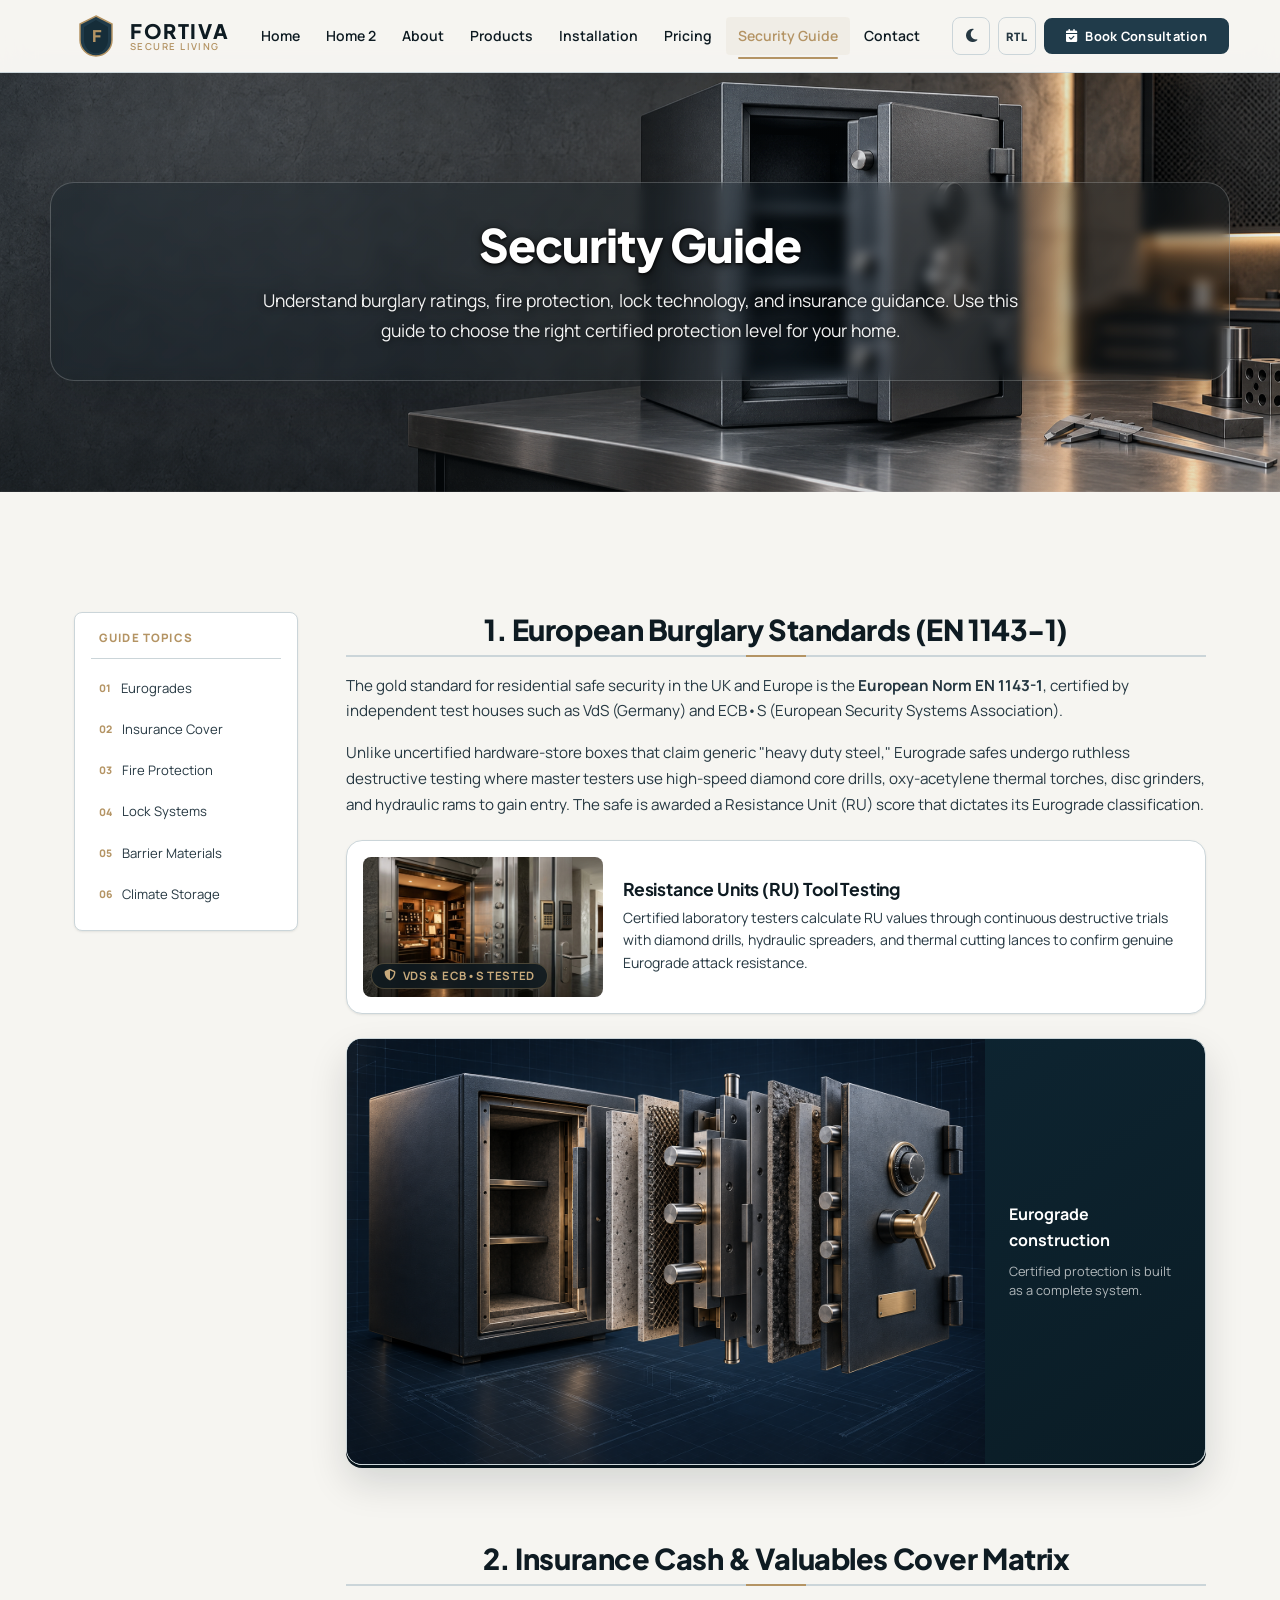
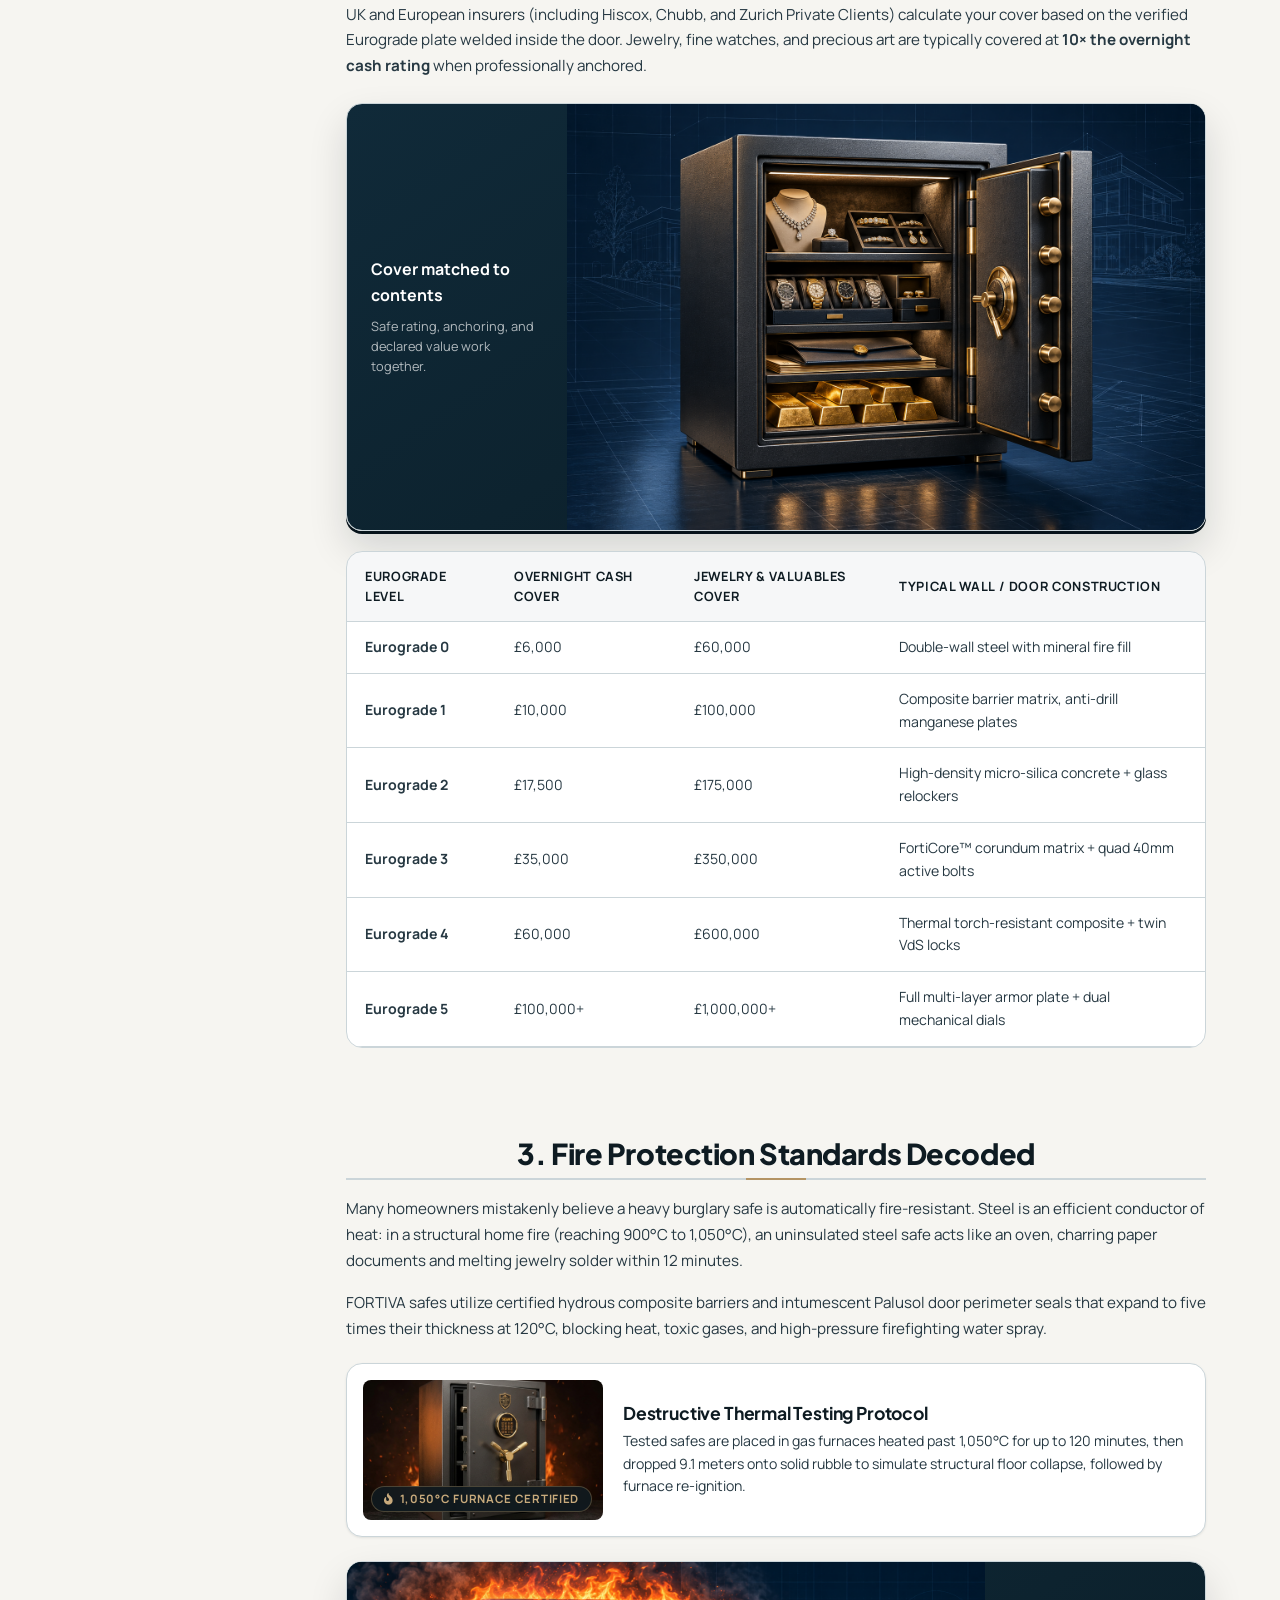
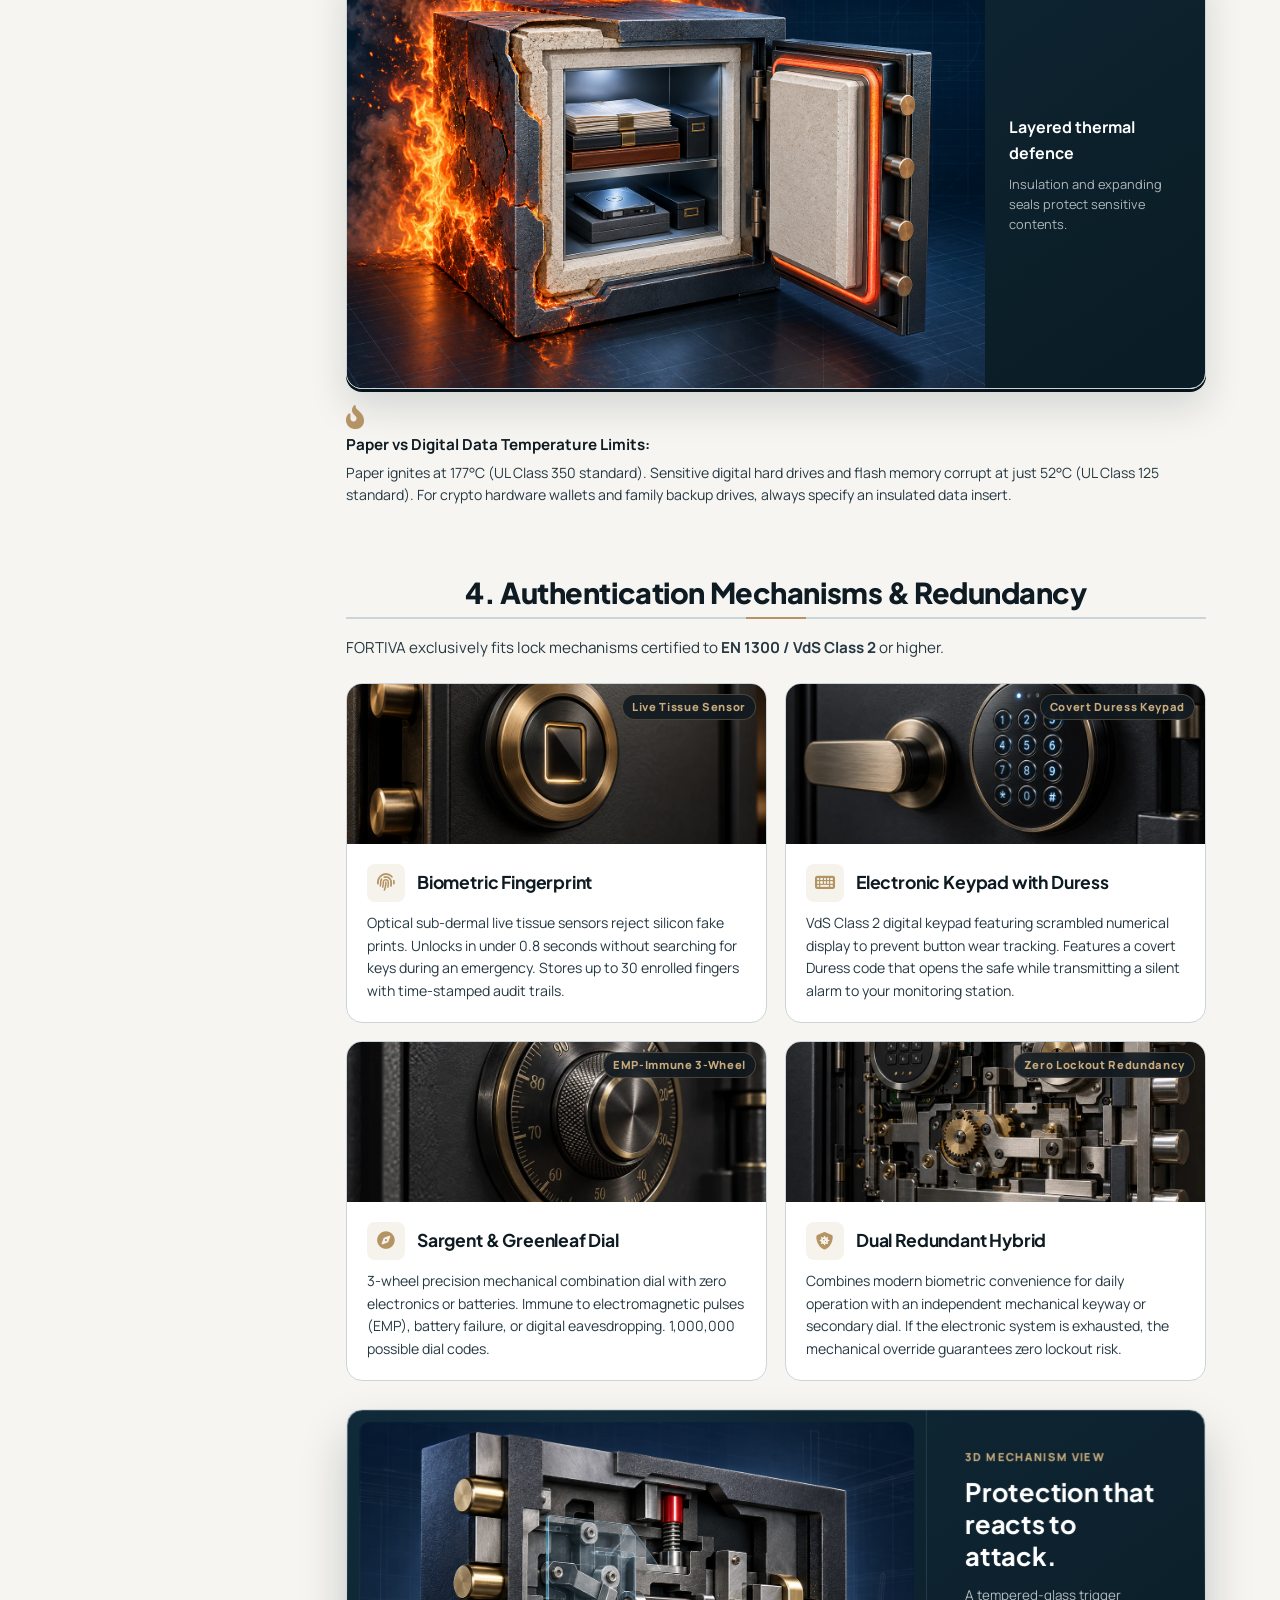
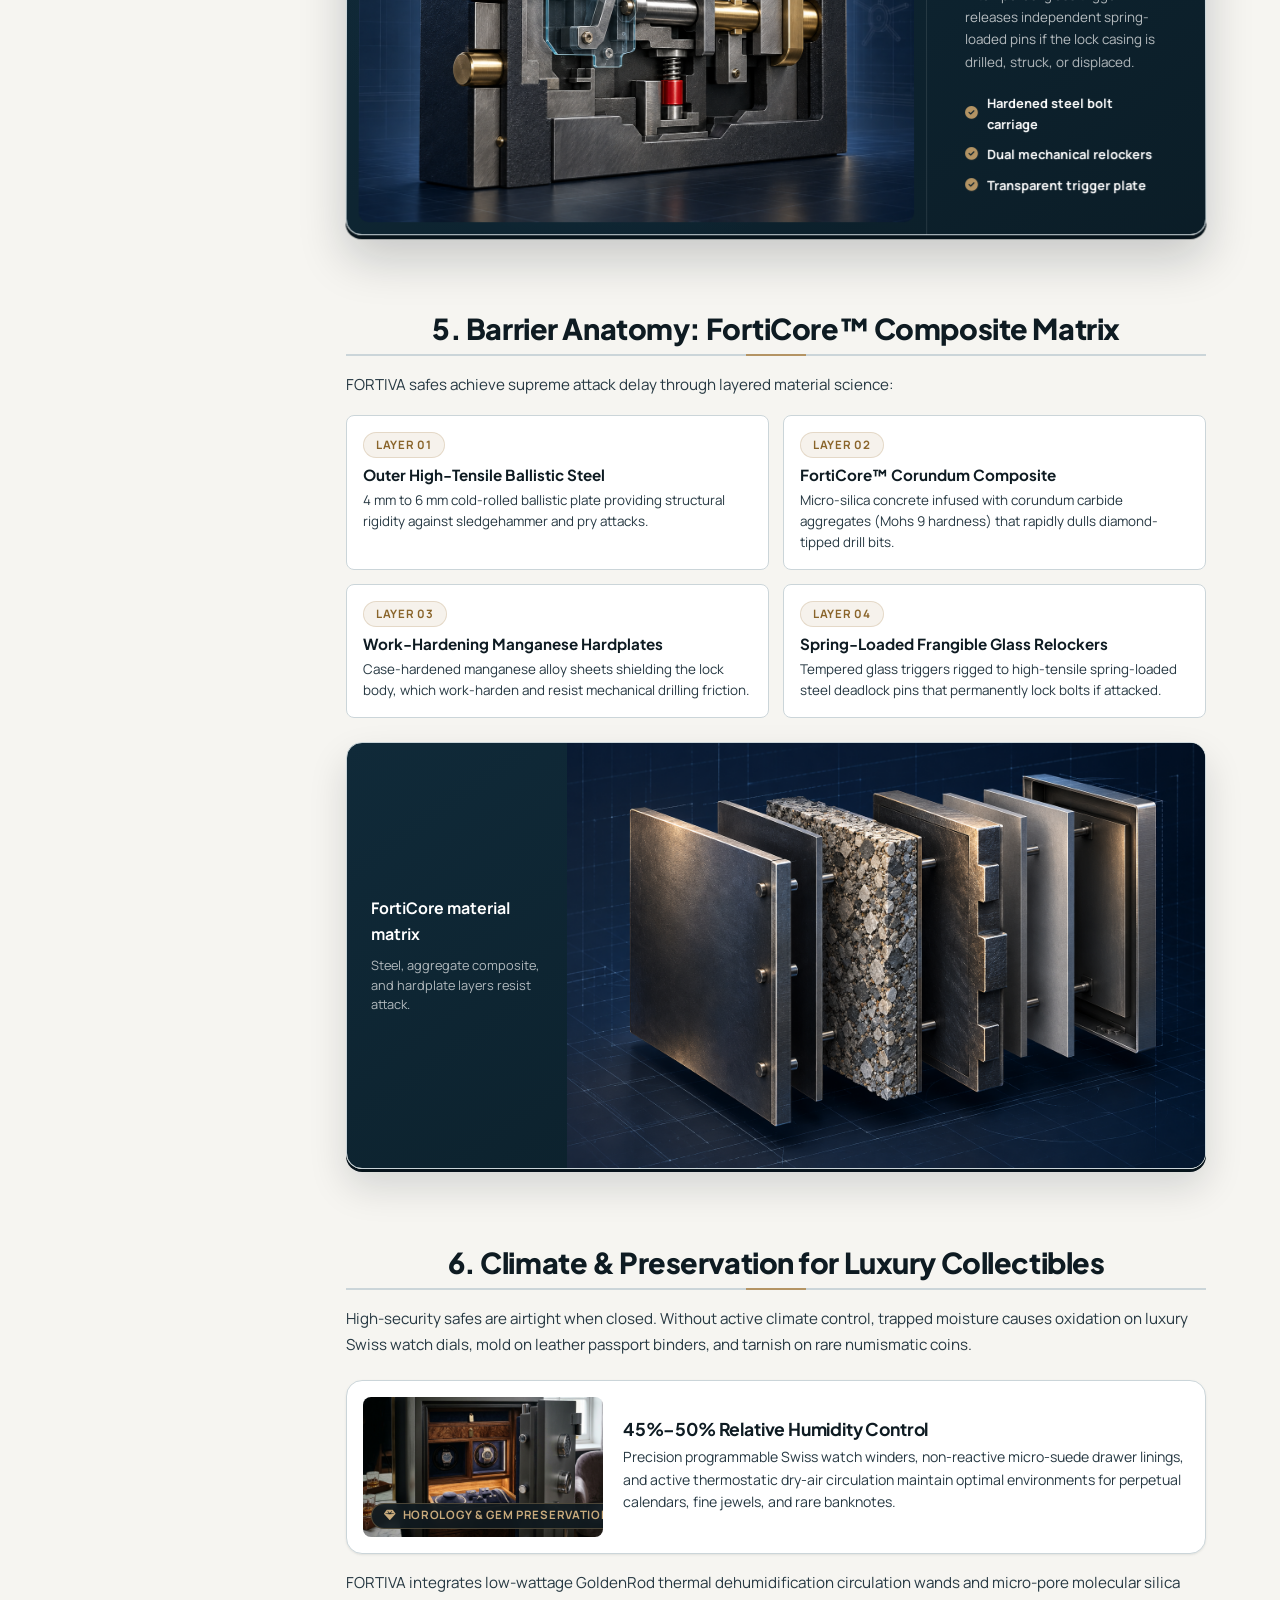
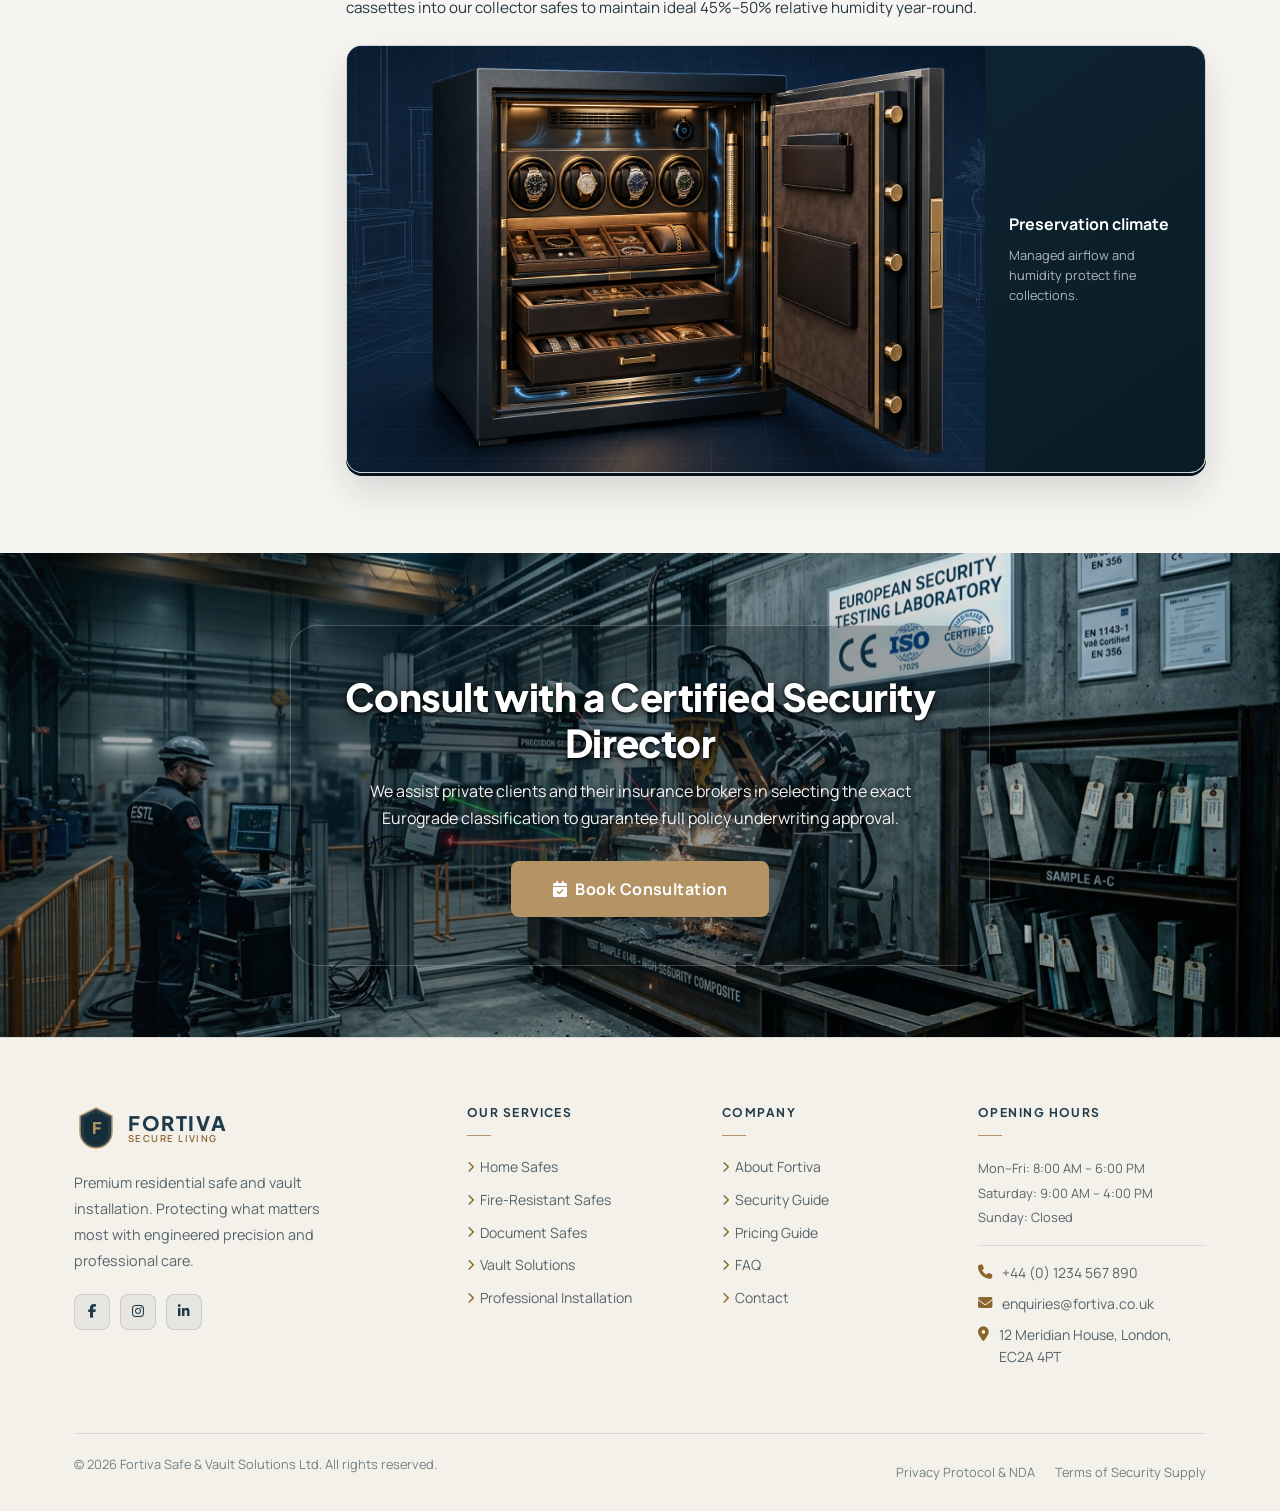
<file: security-guide.html>
<!DOCTYPE html>
<html lang="en" dir="ltr" data-theme="light">
<head>
  <meta charset="UTF-8">
  <meta name="viewport" content="width=device-width, initial-scale=1.0">
    <link rel="icon" type="image/svg+xml" href="assets/images/favicon.svg">
  <link rel="icon" type="image/png" sizes="32x32" href="assets/images/favicon.png">
  <link rel="shortcut icon" href="favicon.ico">
  <title>Residential Security Ratings &amp; Standards Guide | FORTIVA</title>
  <meta name="description" content="An authoritative guide to Eurograde burglary ratings, NT FIRE fire testing norms, lock mechanics, and insurance coverage requirements for homeowners.">
  <link rel="preconnect" href="https://fonts.googleapis.com">
  <link rel="preconnect" href="https://fonts.gstatic.com" crossorigin>
  <link href="https://fonts.googleapis.com/css2?family=Manrope:wght@300;400;500;600;700;800&family=Plus+Jakarta+Sans:wght@300;400;500;600;700;800&display=swap" rel="stylesheet">
  <link rel="stylesheet" href="https://cdnjs.cloudflare.com/ajax/libs/font-awesome/6.5.1/css/all.min.css" crossorigin="anonymous">
  <link rel="stylesheet" href="https://cdn.jsdelivr.net/npm/bootstrap@5.3.3/dist/css/bootstrap.min.css">
  <link rel="stylesheet" href="css/main.css">
  <link rel="stylesheet" href="css/buttons.css">
  <link rel="stylesheet" href="css/header.css">
  <link rel="stylesheet" href="css/footer.css">
  <link rel="stylesheet" href="css/editorial.css">
  <link rel="stylesheet" href="css/security-guide.css">
  <link rel="stylesheet" href="css/forms.css">
  <link rel="stylesheet" href="css/dark-theme.css">
  <link rel="stylesheet" href="css/rtl.css">
  <link rel="stylesheet" href="css/desktop.css">
  <link rel="stylesheet" href="css/tablet.css">
  <link rel="stylesheet" href="css/mobile.css">
  <link rel="stylesheet" href="css/compact.css?v=20261029-2">
</head>
<body>
  <!-- Skip Link -->
  <a href="#main-content" class="skip-link">Skip to main content</a>

  <!-- ═══════════════════════════ HEADER ═══════════════════════════ -->
  <header class="site-header" role="banner">
    <div class="container">
      <div class="header-inner">
        <a href="index.html" class="header-logo" aria-label="FORTIVA — Home">
          <div class="logo-mark">
            <svg viewBox="0 0 44 44" fill="none" xmlns="http://www.w3.org/2000/svg" aria-hidden="true">
              <path d="M22 2L38 10V26C38 34.8 31 42 22 42C13 42 6 34.8 6 26V10L22 2Z" fill="#203B4A" stroke="#B49464" stroke-width="1.5"/>
              <path d="M22 6L34 13V26C34 33.2 28.6 39.2 22 39.2C15.4 39.2 10 33.2 10 26V13L22 6Z" fill="#162D39"/>
              <text x="22" y="28" text-anchor="middle" font-family="Plus Jakarta Sans,sans-serif" font-size="16" font-weight="800" fill="#B49464">F</text>
            </svg>
          </div>
          <div class="logo-text">
            <span class="logo-brand">Fortiva</span>
            <span class="logo-tagline">Secure Living</span>
          </div>
        </a>
        <nav class="header-nav" role="navigation" aria-label="Main navigation">
          <div class="nav-item"><a href="index.html" class="nav-link">Home</a></div>
          <div class="nav-item"><a href="home2.html" class="nav-link">Home 2</a></div>
          <div class="nav-item"><a href="about.html" class="nav-link">About</a></div>
          <div class="nav-item"><a href="products.html" class="nav-link">Products</a></div>
          <div class="nav-item"><a href="installation.html" class="nav-link">Installation</a></div>
          <div class="nav-item"><a href="pricing.html" class="nav-link">Pricing</a></div>
          <div class="nav-item"><a href="security-guide.html" class="nav-link active">Security Guide</a></div>

          <div class="nav-item"><a href="contact.html" class="nav-link">Contact</a></div>
        </nav>
        <div class="header-actions">
          <button class="toggle-btn" data-theme-toggle title="Toggle dark mode" aria-label="Toggle dark mode">
            <i class="fas fa-moon" aria-hidden="true"></i>
          </button>
          <button class="toggle-btn" data-rtl-toggle title="Toggle RTL/LTR" aria-label="Toggle text direction">
            <i class="fas fa-align-right" aria-hidden="true"></i>
          </button>
          <a href="book-consultation.html" class="btn btn-primary btn-sm" id="btn-book-consultation">
            <i class="fas fa-calendar-check" aria-hidden="true"></i> Book Consultation
          </a>
          <button class="mobile-toggle" id="mobile-toggle-btn" aria-label="Open menu" aria-expanded="false" aria-controls="mobile-menu">
            <span></span><span></span><span></span>
          </button>
        </div>
      </div>
    </div>
    <!-- Mobile Menu -->
    <nav class="mobile-menu" id="mobile-menu" role="navigation" aria-label="Mobile navigation">
      <div class="mobile-nav-links">
        <a href="index.html" class="mobile-nav-link">Home</a>
        <a href="home2.html" class="mobile-nav-link">Home 2</a>
        <a href="about.html" class="mobile-nav-link">About</a>
        <a href="products.html" class="mobile-nav-link">Products</a>
        <a href="installation.html" class="mobile-nav-link">Installation</a>
        <a href="pricing.html" class="mobile-nav-link">Pricing Guide</a>
        <a href="security-guide.html" class="mobile-nav-link active">Security Guide</a>

        <a href="contact.html" class="mobile-nav-link">Contact</a>
      </div>
      <div class="mobile-menu-footer">
        <a href="book-consultation.html" class="btn btn-primary btn-block"><i class="fas fa-calendar-check" aria-hidden="true"></i> Book Consultation</a>
      </div>
    </nav>
  </header>
  <div class="drawer-overlay" id="drawer-overlay"></div>

  <!-- ═══════════════════════════ MAIN CONTENT ═══════════════════════════ -->
  <main id="main-content">
    
    <!-- Hero -->
    <section class="guide-hero page-image-banner" style="--page-image:url('../assets/images/cta/security_guide.png');">
      <div class="container">
        <div style="max-width: 760px;">
          <h1 style="font-size:clamp(2.2rem, 3.6vw, 3.2rem); font-weight:800; color:var(--text-heading); margin-bottom:14px;">
            Security Guide
          </h1>
          <p style="color:var(--text-body); font-size:1.1rem; line-height:1.7; margin:0;">
            Understand burglary ratings, fire protection, lock technology, and insurance guidance. Use this guide to choose the right certified protection level for your home.
          </p>
        </div>
      </div>
    </section>

    <!-- Guide Content Layout: Sticky Nav + Content -->
    <section class="section">
      <div class="container">
        
        <div class="guide-layout">
          
          <!-- Sticky Sidebar Navigation -->
          <aside class="guide-sticky-nav">
            <div class="guide-nav-title">Guide Topics</div>
            <ul class="guide-nav-list">
              <li class="guide-nav-item"><a href="#burglary-ratings"><span>01</span> Eurogrades</a></li>
              <li class="guide-nav-item"><a href="#insurance-matrix"><span>02</span> Insurance Cover</a></li>
              <li class="guide-nav-item"><a href="#fire-standards"><span>03</span> Fire Protection</a></li>
              <li class="guide-nav-item"><a href="#lock-technology"><span>04</span> Lock Systems</a></li>
              <li class="guide-nav-item"><a href="#barrier-materials"><span>05</span> Barrier Materials</a></li>
              <li class="guide-nav-item"><a href="#climate-storage"><span>06</span> Climate Storage</a></li>
            </ul>
          </aside>

          <!-- Main Content Flow -->
          <div class="guide-content-area">
            
            <!-- Section 1: Eurogrades -->
            <article class="guide-section-block" id="burglary-ratings">
              <h2>1. European Burglary Standards (EN 1143-1)</h2>
              <p style="color:var(--text-body); font-size:0.95rem; line-height:1.7;">
                The gold standard for residential safe security in the UK and Europe is the <strong>European Norm EN 1143-1</strong>, certified by independent test houses such as VdS (Germany) and ECB•S (European Security Systems Association).
              </p>
              <p style="color:var(--text-body); font-size:0.95rem; line-height:1.7;">
                Unlike uncertified hardware-store boxes that claim generic "heavy duty steel," Eurograde safes undergo ruthless destructive testing where master testers use high-speed diamond core drills, oxy-acetylene thermal torches, disc grinders, and hydraulic rams to gain entry. The safe is awarded a Resistance Unit (RU) score that dictates its Eurograde classification.
              </p>
              <div class="guide-callout-visual">
                <div class="guide-callout-visual__img">
                  <img src="assets/images/vaults/vault-bolts.jpg" alt="Active four-way 40mm solid steel locking bolts and hardened carriage" loading="lazy">
                  <div class="guide-img-badge"><i class="fas fa-shield-halved"></i> VdS &amp; ECB•S Tested</div>
                </div>
                <div class="guide-callout-visual__text">
                  <h3 style="font-size:1.1rem; font-weight:700; color:var(--text-heading); margin-bottom:6px;">Resistance Units (RU) Tool Testing</h3>
                  <p style="font-size:0.88rem; color:var(--text-body); line-height:1.6; margin:0;">
                    Certified laboratory testers calculate RU values through continuous destructive trials with diamond drills, hydraulic spreaders, and thermal cutting lances to confirm genuine Eurograde attack resistance.
                  </p>
                </div>
              </div>

              <figure class="guide-3d-card">
                <img src="assets/images/security/guide-eurograde-3d.png" alt="Three-dimensional exploded view of a certified Eurograde safe" loading="lazy">
                <figcaption><strong>Eurograde construction</strong><span>Certified protection is built as a complete system.</span></figcaption>
              </figure>
            </article>

            <!-- Section 2: Insurance Matrix -->
            <article class="guide-section-block" id="insurance-matrix">
              <h2>2. Insurance Cash &amp; Valuables Cover Matrix</h2>
              <p style="color:var(--text-body); font-size:0.95rem; line-height:1.7;">
                UK and European insurers (including Hiscox, Chubb, and Zurich Private Clients) calculate your cover based on the verified Eurograde plate welded inside the door. Jewelry, fine watches, and precious art are typically covered at <strong>10× the overnight cash rating</strong> when professionally anchored.
              </p>
              <figure class="guide-3d-card guide-3d-card--reverse">
                <img src="assets/images/security/guide-insurance-3d.png" alt="Three-dimensional luxury safe containing insured valuables" loading="lazy">
                <figcaption><strong>Cover matched to contents</strong><span>Safe rating, anchoring, and declared value work together.</span></figcaption>
              </figure>

              <div class="rating-table-wrapper">
                <table class="guide-table">
                  <thead>
                    <tr>
                      <th>Eurograde Level</th>
                      <th>Overnight Cash Cover</th>
                      <th>Jewelry &amp; Valuables Cover</th>
                      <th>Typical Wall / Door Construction</th>
                    </tr>
                  </thead>
                  <tbody>
                    <tr>
                      <td><strong>Eurograde 0</strong></td>
                      <td>£6,000</td>
                      <td>£60,000</td>
                      <td>Double-wall steel with mineral fire fill</td>
                    </tr>
                    <tr>
                      <td><strong>Eurograde 1</strong></td>
                      <td>£10,000</td>
                      <td>£100,000</td>
                      <td>Composite barrier matrix, anti-drill manganese plates</td>
                    </tr>
                    <tr>
                      <td><strong>Eurograde 2</strong></td>
                      <td>£17,500</td>
                      <td>£175,000</td>
                      <td>High-density micro-silica concrete + glass relockers</td>
                    </tr>
                    <tr>
                      <td><strong>Eurograde 3</strong></td>
                      <td>£35,000</td>
                      <td>£350,000</td>
                      <td>FortiCore™ corundum matrix + quad 40mm active bolts</td>
                    </tr>
                    <tr>
                      <td><strong>Eurograde 4</strong></td>
                      <td>£60,000</td>
                      <td>£600,000</td>
                      <td>Thermal torch-resistant composite + twin VdS locks</td>
                    </tr>
                    <tr>
                      <td><strong>Eurograde 5</strong></td>
                      <td>£100,000+</td>
                      <td>£1,000,000+</td>
                      <td>Full multi-layer armor plate + dual mechanical dials</td>
                    </tr>
                  </tbody>
                </table>
              </div>
            </article>

            <!-- Section 3: Fire Standards -->
            <article class="guide-section-block" id="fire-standards">
              <h2>3. Fire Protection Standards Decoded</h2>
              <p style="color:var(--text-body); font-size:0.95rem; line-height:1.7;">
                Many homeowners mistakenly believe a heavy burglary safe is automatically fire-resistant. Steel is an efficient conductor of heat: in a structural home fire (reaching 900°C to 1,050°C), an uninsulated steel safe acts like an oven, charring paper documents and melting jewelry solder within 12 minutes.
              </p>
              <p style="color:var(--text-body); font-size:0.95rem; line-height:1.7;">
                FORTIVA safes utilize certified hydrous composite barriers and intumescent Palusol door perimeter seals that expand to five times their thickness at 120°C, blocking heat, toxic gases, and high-pressure firefighting water spray.
              </p>
              <div class="guide-callout-visual">
                <div class="guide-callout-visual__img">
                  <img src="assets/images/categories/cat-fire.jpg" alt="Certified safe undergoing 1000°C furnace destruction test" loading="lazy">
                  <div class="guide-img-badge"><i class="fas fa-fire-flame-curved"></i> 1,050°C Furnace Certified</div>
                </div>
                <div class="guide-callout-visual__text">
                  <h3 style="font-size:1.1rem; font-weight:700; color:var(--text-heading); margin-bottom:6px;">Destructive Thermal Testing Protocol</h3>
                  <p style="font-size:0.88rem; color:var(--text-body); line-height:1.6; margin:0;">
                    Tested safes are placed in gas furnaces heated past 1,050°C for up to 120 minutes, then dropped 9.1 meters onto solid rubble to simulate structural floor collapse, followed by furnace re-ignition.
                  </p>
                </div>
              </div>
              <figure class="guide-3d-card">
                <img src="assets/images/security/guide-fire-3d.png" alt="Three-dimensional cutaway of a fire-resistant safe protecting documents and digital media" loading="lazy">
                <figcaption><strong>Layered thermal defence</strong><span>Insulation and expanding seals protect sensitive contents.</span></figcaption>
              </figure>
              <div class="feasibility-result-alert" style="margin-top:16px;">
                <i class="fas fa-fire-alt" style="color:var(--brass); font-size:1.5rem; flex-shrink:0;"></i>
                <div>
                  <strong style="color:var(--text-heading); font-size:0.95rem;">Paper vs Digital Data Temperature Limits:</strong>
                  <p style="margin:4px 0 0; font-size:0.88rem; color:var(--text-body); line-height:1.6;">
                    Paper ignites at 177°C (UL Class 350 standard). Sensitive digital hard drives and flash memory corrupt at just 52°C (UL Class 125 standard). For crypto hardware wallets and family backup drives, always specify an insulated data insert.
                  </p>
                </div>
              </div>
            </article>

            <!-- Section 4: Lock Technology -->
            <article class="guide-section-block" id="lock-technology">
              <h2>4. Authentication Mechanisms &amp; Redundancy</h2>
              <p style="color:var(--text-body); font-size:0.95rem; line-height:1.7;">
                FORTIVA exclusively fits lock mechanisms certified to <strong>EN 1300 / VdS Class 2</strong> or higher.
              </p>

              <div class="lock-types-grid">
                
                <div class="lock-type-card">
                  <div class="lock-card-media">
                    <img src="assets/images/security/lock-biometric-v2.webp" alt="Biometric fingerprint live tissue sensor mounted on a premium safe door" loading="lazy">
                    <span class="lock-card-tag">Live Tissue Sensor</span>
                  </div>
                  <div class="lock-card-body">
                    <div style="display:flex; align-items:center; gap:12px;">
                      <div class="lock-icon-box"><i class="fas fa-fingerprint"></i></div>
                      <h3 style="font-size:1.1rem; font-weight:700; color:var(--text-heading); margin:0;">Biometric Fingerprint</h3>
                    </div>
                    <p style="font-size:0.88rem; color:var(--text-body); line-height:1.6; margin:0;">
                      Optical sub-dermal live tissue sensors reject silicon fake prints. Unlocks in under 0.8 seconds without searching for keys during an emergency. Stores up to 30 enrolled fingers with time-stamped audit trails.
                    </p>
                  </div>
                </div>

                <div class="lock-type-card">
                  <div class="lock-card-media">
                    <img src="assets/images/security/lock-keypad-v2.webp" alt="VdS-style electronic digital keypad and safe handle" loading="lazy">
                    <span class="lock-card-tag">Covert Duress Keypad</span>
                  </div>
                  <div class="lock-card-body">
                    <div style="display:flex; align-items:center; gap:12px;">
                      <div class="lock-icon-box"><i class="fas fa-keyboard"></i></div>
                      <h3 style="font-size:1.1rem; font-weight:700; color:var(--text-heading); margin:0;">Electronic Keypad with Duress</h3>
                    </div>
                    <p style="font-size:0.88rem; color:var(--text-body); line-height:1.6; margin:0;">
                      VdS Class 2 digital keypad featuring scrambled numerical display to prevent button wear tracking. Features a covert Duress code that opens the safe while transmitting a silent alarm to your monitoring station.
                    </p>
                  </div>
                </div>

                <div class="lock-type-card">
                  <div class="lock-card-media">
                    <img src="assets/images/security/lock-mechanical-v2.webp" alt="Precision mechanical combination dial on a reinforced safe door" loading="lazy">
                    <span class="lock-card-tag">EMP-Immune 3-Wheel</span>
                  </div>
                  <div class="lock-card-body">
                    <div style="display:flex; align-items:center; gap:12px;">
                      <div class="lock-icon-box"><i class="fas fa-compass"></i></div>
                      <h3 style="font-size:1.1rem; font-weight:700; color:var(--text-heading); margin:0;">Sargent &amp; Greenleaf Dial</h3>
                    </div>
                    <p style="font-size:0.88rem; color:var(--text-body); line-height:1.6; margin:0;">
                      3-wheel precision mechanical combination dial with zero electronics or batteries. Immune to electromagnetic pulses (EMP), battery failure, or digital eavesdropping. 1,000,000 possible dial codes.
                    </p>
                  </div>
                </div>

                <div class="lock-type-card">
                  <div class="lock-card-media">
                    <img src="assets/images/security/lock-hybrid-v2.webp" alt="Dual redundant electronic and mechanical safe locking system with boltwork" loading="lazy">
                    <span class="lock-card-tag">Zero Lockout Redundancy</span>
                  </div>
                  <div class="lock-card-body">
                    <div style="display:flex; align-items:center; gap:12px;">
                      <div class="lock-icon-box"><i class="fas fa-shield-virus"></i></div>
                      <h3 style="font-size:1.1rem; font-weight:700; color:var(--text-heading); margin:0;">Dual Redundant Hybrid</h3>
                    </div>
                    <p style="font-size:0.88rem; color:var(--text-body); line-height:1.6; margin:0;">
                      Combines modern biometric convenience for daily operation with an independent mechanical keyway or secondary dial. If the electronic system is exhausted, the mechanical override guarantees zero lockout risk.
                    </p>
                  </div>
                </div>

              </div>

              <div class="lock-schematic">
                <figure class="lock-schematic__visual">
                  <img src="assets/images/security/relocker-3d-v2.png" alt="Three-dimensional cutaway view of a safe relocker and boltwork mechanism">
                </figure>
                <div class="lock-schematic__content">
                  <span class="lock-schematic__eyebrow">3D Mechanism View</span>
                  <h3>Protection that reacts to attack.</h3>
                  <p>A tempered-glass trigger releases independent spring-loaded pins if the lock casing is drilled, struck, or displaced.</p>
                  <ul>
                    <li><i class="fas fa-circle-check"></i><span>Hardened steel bolt carriage</span></li>
                    <li><i class="fas fa-circle-check"></i><span>Dual mechanical relockers</span></li>
                    <li><i class="fas fa-circle-check"></i><span>Transparent trigger plate</span></li>
                  </ul>
                </div>
              </div>
            </article>

            <!-- Section 5: Barrier Materials -->
            <article class="guide-section-block" id="barrier-materials">
              <h2>5. Barrier Anatomy: FortiCore™ Composite Matrix</h2>
              <p style="color:var(--text-body); font-size:0.95rem; line-height:1.7;">
                FORTIVA safes achieve supreme attack delay through layered material science:
              </p>
              <div class="barrier-layers-grid">
                <div class="barrier-layer-item">
                  <div class="barrier-layer-badge">Layer 01</div>
                  <h4>Outer High-Tensile Ballistic Steel</h4>
                  <p>4 mm to 6 mm cold-rolled ballistic plate providing structural rigidity against sledgehammer and pry attacks.</p>
                </div>
                <div class="barrier-layer-item">
                  <div class="barrier-layer-badge">Layer 02</div>
                  <h4>FortiCore™ Corundum Composite</h4>
                  <p>Micro-silica concrete infused with corundum carbide aggregates (Mohs 9 hardness) that rapidly dulls diamond-tipped drill bits.</p>
                </div>
                <div class="barrier-layer-item">
                  <div class="barrier-layer-badge">Layer 03</div>
                  <h4>Work-Hardening Manganese Hardplates</h4>
                  <p>Case-hardened manganese alloy sheets shielding the lock body, which work-harden and resist mechanical drilling friction.</p>
                </div>
                <div class="barrier-layer-item">
                  <div class="barrier-layer-badge">Layer 04</div>
                  <h4>Spring-Loaded Frangible Glass Relockers</h4>
                  <p>Tempered glass triggers rigged to high-tensile spring-loaded steel deadlock pins that permanently lock bolts if attacked.</p>
                </div>
              </div>

              <figure class="guide-3d-card guide-3d-card--reverse">
                <img src="assets/images/security/guide-barrier-3d.png" alt="Three-dimensional exploded view of layered safe barrier materials" loading="lazy">
                <figcaption><strong>FortiCore material matrix</strong><span>Steel, aggregate composite, and hardplate layers resist attack.</span></figcaption>
              </figure>
            </article>

            <!-- Section 6: Climate & Storage -->
            <article class="guide-section-block" id="climate-storage">
              <h2>6. Climate &amp; Preservation for Luxury Collectibles</h2>
              <p style="color:var(--text-body); font-size:0.95rem; line-height:1.7;">
                High-security safes are airtight when closed. Without active climate control, trapped moisture causes oxidation on luxury Swiss watch dials, mold on leather passport binders, and tarnish on rare numismatic coins.
              </p>
              <div class="guide-callout-visual">
                <div class="guide-callout-visual__img">
                  <img src="assets/images/categories/cat-jewelry.jpg" alt="Interior preservation drawers with Swiss automatic watch winders" loading="lazy">
                  <div class="guide-img-badge"><i class="fas fa-gem"></i> Horology &amp; Gem Preservation</div>
                </div>
                <div class="guide-callout-visual__text">
                  <h3 style="font-size:1.1rem; font-weight:700; color:var(--text-heading); margin-bottom:6px;">45%–50% Relative Humidity Control</h3>
                  <p style="font-size:0.88rem; color:var(--text-body); line-height:1.6; margin:0;">
                    Precision programmable Swiss watch winders, non-reactive micro-suede drawer linings, and active thermostatic dry-air circulation maintain optimal environments for perpetual calendars, fine jewels, and rare banknotes.
                  </p>
                </div>
              </div>
              <p style="color:var(--text-body); font-size:0.95rem; line-height:1.7;">
                FORTIVA integrates low-wattage GoldenRod thermal dehumidification circulation wands and micro-pore molecular silica cassettes into our collector safes to maintain ideal 45%–50% relative humidity year-round.
              </p>
              <figure class="guide-3d-card">
                <img src="assets/images/security/guide-climate-3d.png" alt="Three-dimensional climate-controlled watch and jewellery safe interior" loading="lazy">
                <figcaption><strong>Preservation climate</strong><span>Managed airflow and humidity protect fine collections.</span></figcaption>
              </figure>
            </article>

          </div>

        </div>

      </div>
    </section>

    <!-- Consultation CTA -->
    <section class="section page-image-cta" style="--page-image:url('../assets/images/cta/cta-security-guide.jpg');">
      <div class="container text-center">
        <div style="max-width:700px; margin:0 auto;">
          <h2 style="color:var(--white); font-size:clamp(1.8rem, 3vw, 2.4rem); font-weight:800; margin-bottom:12px;">
            Consult with a Certified Security Director
          </h2>
          <p style="color:rgba(255,255,255,0.8); font-size:1rem; line-height:1.7; margin-bottom:28px;">
            We assist private clients and their insurance brokers in selecting the exact Eurograde classification to guarantee full policy underwriting approval.
          </p>
          <a href="book-consultation.html" class="btn btn-primary btn-lg">
            <i class="fas fa-calendar-check"></i> Book Consultation
          </a>
        </div>
      </div>
    </section>

  </main>

  <!-- ═══════════════════════════ FOOTER ═══════════════════════════ -->
  <footer class="site-footer" role="contentinfo">
    <div class="container">
      <div class="footer-grid">
        <div class="footer-brand">
          <a href="index.html" class="header-logo" aria-label="FORTIVA — Home" style="margin-bottom:16px;display:inline-flex;">
            <div class="logo-mark">
              <svg viewBox="0 0 44 44" fill="none" xmlns="http://www.w3.org/2000/svg" aria-hidden="true">
                <path d="M22 2L38 10V26C38 34.8 31 42 22 42C13 42 6 34.8 6 26V10L22 2Z" fill="#203B4A" stroke="#B49464" stroke-width="1.5"/>
                <path d="M22 6L34 13V26C34 33.2 28.6 39.2 22 39.2C15.4 39.2 10 33.2 10 26V13L22 6Z" fill="#162D39"/>
                <text x="22" y="28" text-anchor="middle" font-family="Plus Jakarta Sans,sans-serif" font-size="16" font-weight="800" fill="#B49464">F</text>
              </svg>
            </div>
            <div class="logo-text">
              <span class="logo-brand">Fortiva</span>
              <span class="logo-tagline">Secure Living</span>
            </div>
          </a>
          <p class="footer-brand-desc">Premium residential safe and vault installation. Protecting what matters most with engineered precision and professional care.</p>
          <ul class="footer-contact-list">
            <li class="footer-contact-item"><i class="fas fa-phone" aria-hidden="true"></i><a href="tel:+441234567890">+44 (0) 1234 567 890</a></li>
            <li class="footer-contact-item"><i class="fas fa-envelope" aria-hidden="true"></i><a href="mailto:enquiries@fortiva.co.uk">enquiries@fortiva.co.uk</a></li>
            <li class="footer-contact-item"><i class="fas fa-map-marker-alt" aria-hidden="true"></i><span>12 Meridian House, London, EC2A 4PT</span></li>
          </ul>
        </div>
        <div>
          <h3 class="footer-col-title">Security Guides</h3>
          <ul class="footer-nav-list">
            <li><a href="security-guide.html#burglary-ratings"><i class="fas fa-chevron-right" aria-hidden="true"></i> Eurograde Standards</a></li>
            <li><a href="security-guide.html#insurance-matrix"><i class="fas fa-chevron-right" aria-hidden="true"></i> Insurance Cover Matrix</a></li>
            <li><a href="security-guide.html#fire-standards"><i class="fas fa-chevron-right" aria-hidden="true"></i> Fire Resistance Standards</a></li>
            <li><a href="security-guide.html#lock-technology"><i class="fas fa-chevron-right" aria-hidden="true"></i> Lock Mechanics</a></li>
            <li><a href="security-guide.html#climate-storage"><i class="fas fa-chevron-right" aria-hidden="true"></i> Horology Climate Storage</a></li>
          </ul>
        </div>
        <div>
          <h3 class="footer-col-title">Company</h3>
          <ul class="footer-nav-list">
            <li><a href="about.html"><i class="fas fa-chevron-right" aria-hidden="true"></i> About Fortiva</a></li>
            <li><a href="home2.html"><i class="fas fa-chevron-right" aria-hidden="true"></i> Home 2</a></li>
            <li><a href="products.html"><i class="fas fa-chevron-right" aria-hidden="true"></i> Safe Catalog</a></li>
            <li><a href="installation.html"><i class="fas fa-chevron-right" aria-hidden="true"></i> Precision Installation</a></li>
            <li><a href="pricing.html"><i class="fas fa-chevron-right" aria-hidden="true"></i> Pricing Guide</a></li>
            <li><a href="contact.html"><i class="fas fa-chevron-right" aria-hidden="true"></i> Contact</a></li>
          </ul>
        </div>
        <div>
          <h3 class="footer-col-title">Opening Hours</h3>
          <p style="font-size:0.8rem;color:rgba(255,255,255,0.5);line-height:1.9;margin:0;">
            Monday – Friday: 8:00 AM – 6:00 PM<br>
            Saturday: 9:00 AM – 4:00 PM<br>
            Sunday: Private Appointments Only<br>
            24/7 Rapid Emergency Response
          </p>
        </div>
      </div>
      <div class="footer-bottom">
        <p class="footer-copy">&copy; 2026 Fortiva Safe &amp; Vault Solutions Ltd. All rights reserved.</p>
        <nav class="footer-legal">
          <a href="#">Privacy Protocol &amp; NDA</a>
          <a href="#">Terms of Security Supply</a>
        </nav>
      </div>
    </div>
  </footer>

  <!-- Scripts -->
  <script src="https://cdn.jsdelivr.net/npm/bootstrap@5.3.3/dist/js/bootstrap.bundle.min.js"></script>
  <script src="js/main.js"></script>
</body>
</html>
</file>
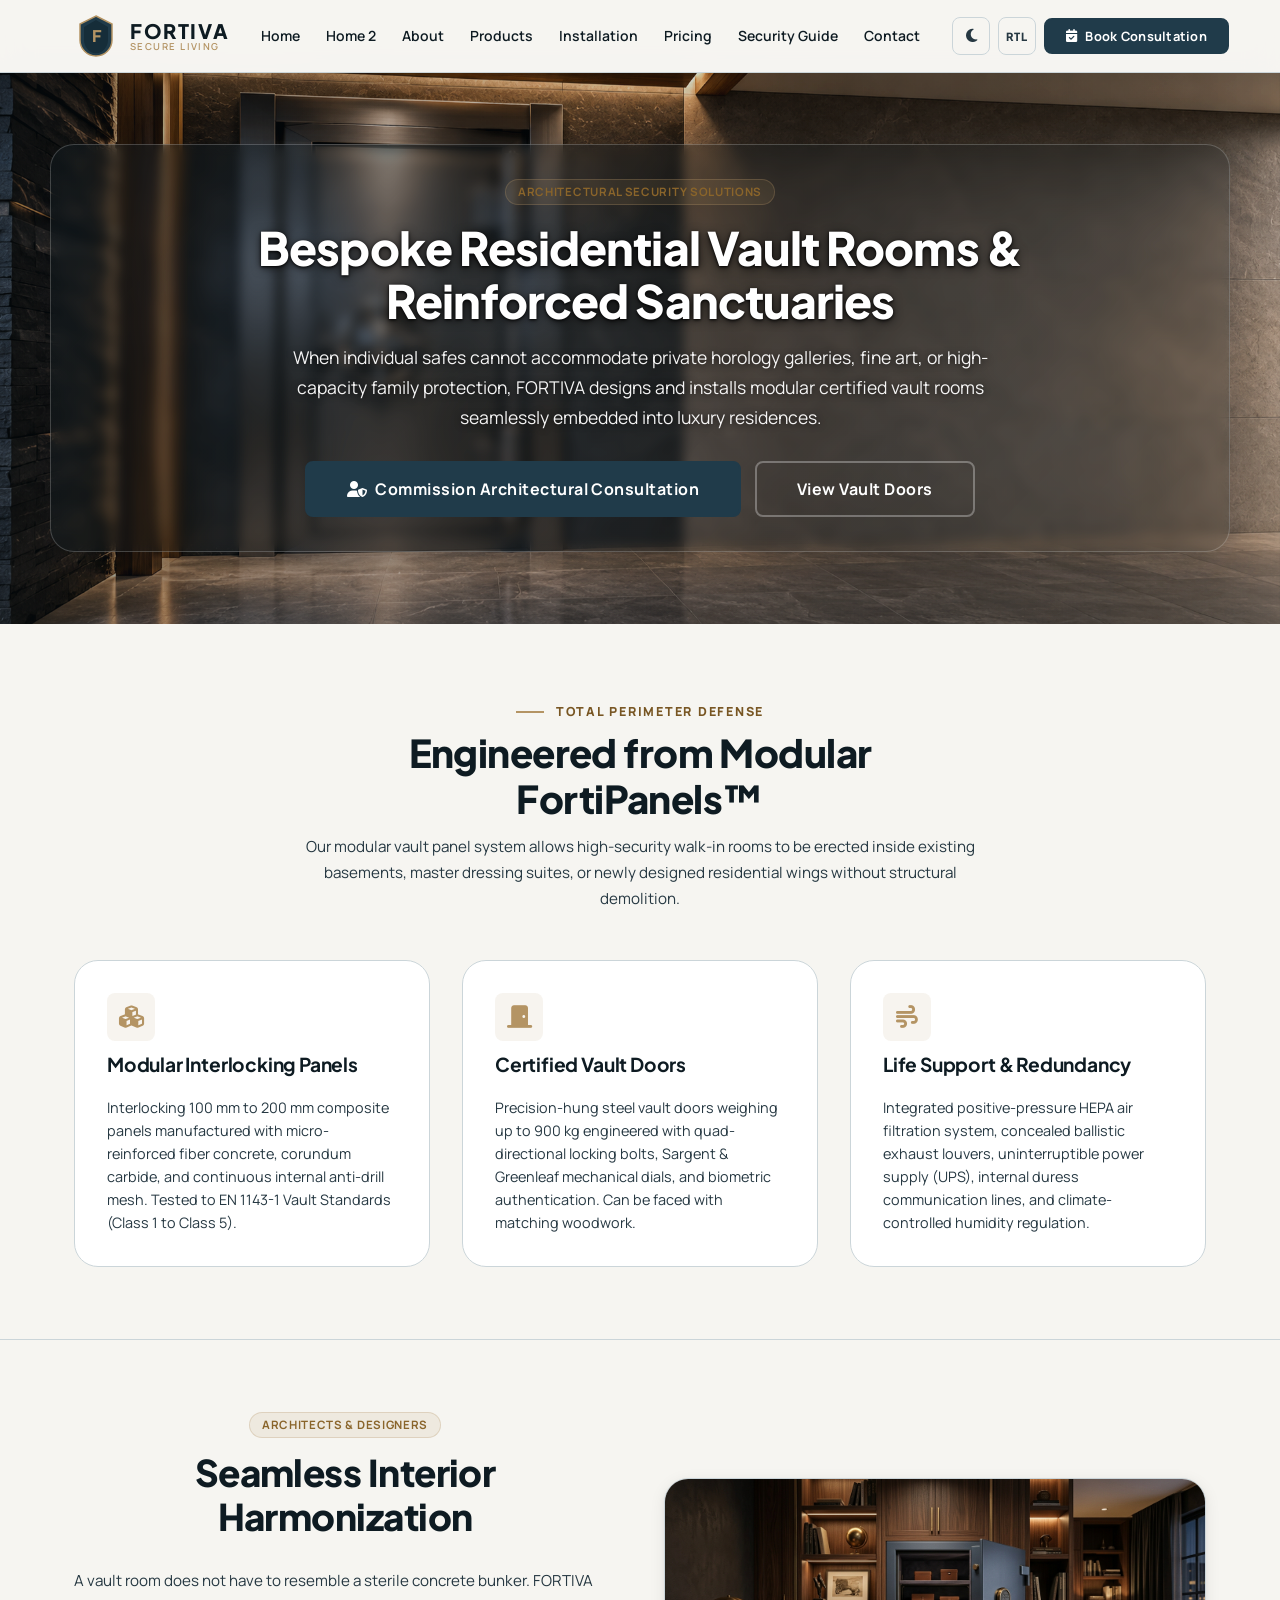
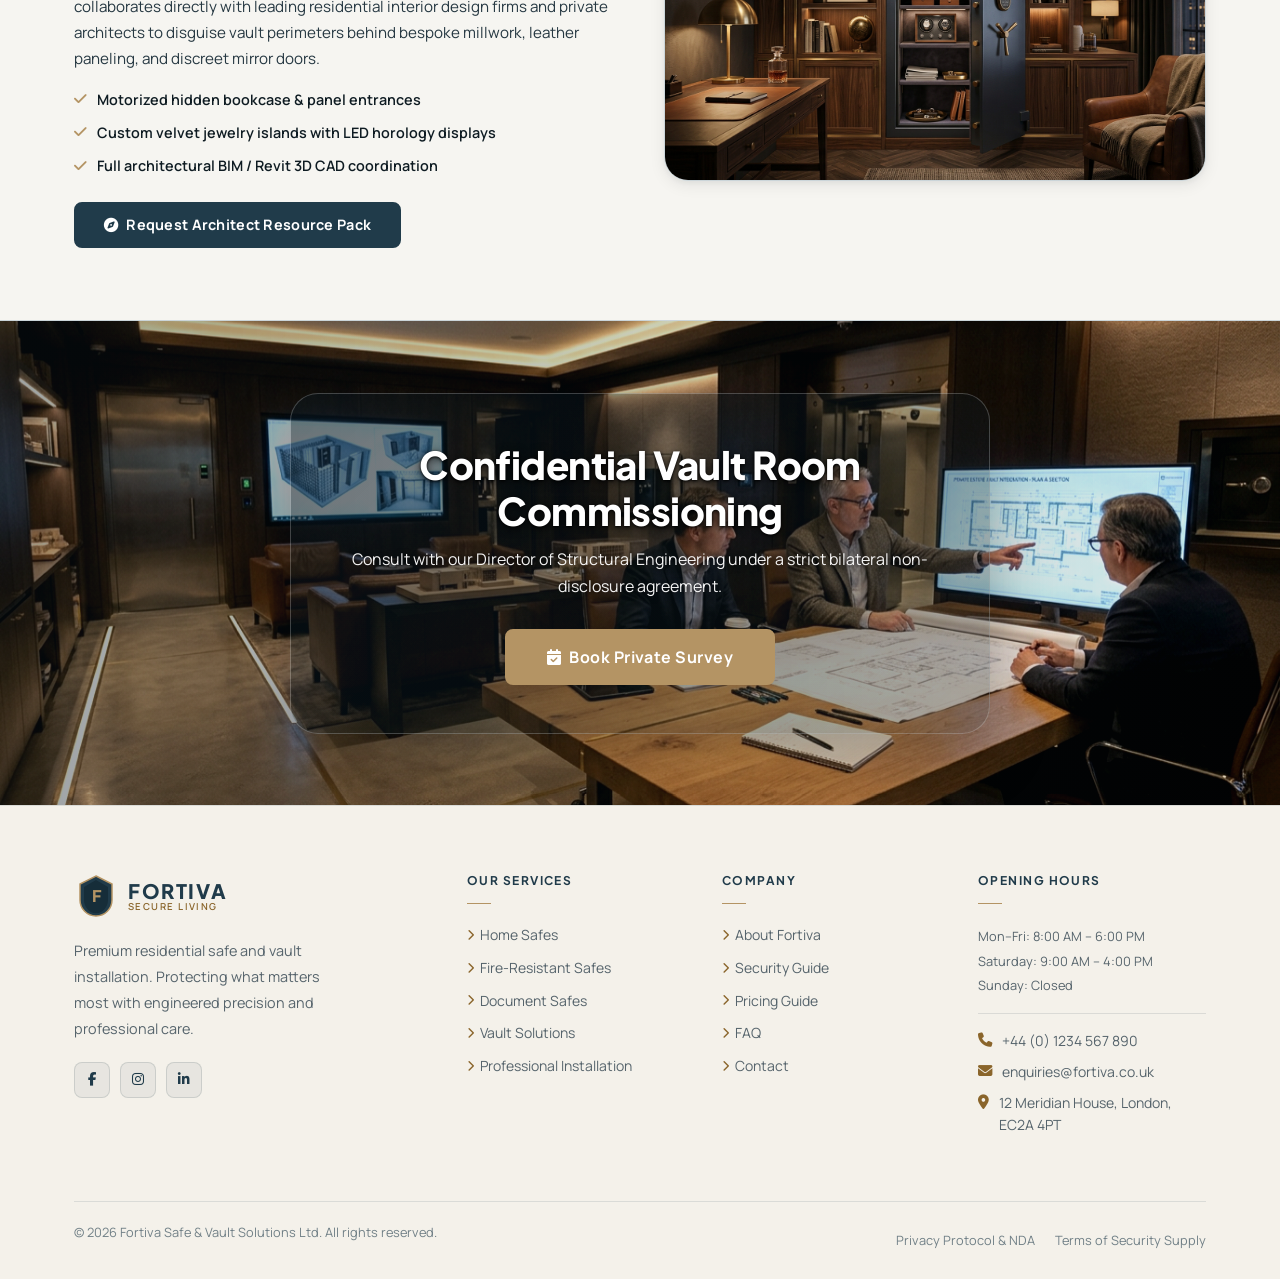
<file: service-details.html>
<!DOCTYPE html>
<html lang="en" dir="ltr" data-theme="light">
<head>
  <meta charset="UTF-8">
  <meta name="viewport" content="width=device-width, initial-scale=1.0">
    <link rel="icon" type="image/svg+xml" href="assets/images/favicon.svg">
  <link rel="icon" type="image/png" sizes="32x32" href="assets/images/favicon.png">
  <link rel="shortcut icon" href="favicon.ico">
  <title>Bespoke Vault Room &amp; Safe Room Integration | FORTIVA</title>
  <meta name="description" content="Custom residential vault room architecture, modular fortified wall panels, and certified vault doors engineered for private residences and family security.">
  <link rel="preconnect" href="https://fonts.googleapis.com">
  <link rel="preconnect" href="https://fonts.gstatic.com" crossorigin>
  <link href="https://fonts.googleapis.com/css2?family=Manrope:wght@300;400;500;600;700;800&family=Plus+Jakarta+Sans:wght@300;400;500;600;700;800&display=swap" rel="stylesheet">
  <link rel="stylesheet" href="https://cdnjs.cloudflare.com/ajax/libs/font-awesome/6.5.1/css/all.min.css" crossorigin="anonymous">
  <link rel="stylesheet" href="https://cdn.jsdelivr.net/npm/bootstrap@5.3.3/dist/css/bootstrap.min.css">
  <link rel="stylesheet" href="css/main.css">
  <link rel="stylesheet" href="css/buttons.css">
  <link rel="stylesheet" href="css/header.css">
  <link rel="stylesheet" href="css/footer.css">
  <link rel="stylesheet" href="css/editorial.css">
  <link rel="stylesheet" href="css/forms.css">
  <link rel="stylesheet" href="css/dark-theme.css">
  <link rel="stylesheet" href="css/rtl.css">
  <link rel="stylesheet" href="css/desktop.css">
  <link rel="stylesheet" href="css/tablet.css">
  <link rel="stylesheet" href="css/mobile.css">
  <style>
    .vault-hero {
      padding: calc(var(--space-2xl) + 20px) 0 var(--space-xl);
      background: linear-gradient(135deg, #0d151a 0%, #16242c 100%);
      color: var(--white);
      position: relative;
    }
    .vault-feature-grid {
      display: grid;
      grid-template-columns: repeat(3, 1fr);
      gap: var(--space-xl);
      margin-top: var(--space-2xl);
    }
    .vault-feature-card {
      background: var(--bg-card);
      border: 1px solid var(--border-color);
      border-radius: var(--radius-xl);
      padding: var(--space-xl);
      display: flex;
      flex-direction: column;
      gap: 12px;
    }
    [data-theme="dark"] .vault-feature-card {
      background: var(--dark-cards);
      border-color: var(--dark-border);
    }
    @media (max-width: 991px) {
      .vault-feature-grid { grid-template-columns: 1fr; }
    }
  </style>
  <link rel="stylesheet" href="css/compact.css?v=20261029-2">
</head>
<body>
  <!-- Skip Link -->
  <a href="#main-content" class="skip-link">Skip to main content</a>

  <!-- ═══════════════════════════ HEADER ═══════════════════════════ -->
  <header class="site-header" role="banner">
    <div class="container">
      <div class="header-inner">
        <a href="index.html" class="header-logo" aria-label="FORTIVA — Home">
          <div class="logo-mark">
            <svg viewBox="0 0 44 44" fill="none" xmlns="http://www.w3.org/2000/svg" aria-hidden="true">
              <path d="M22 2L38 10V26C38 34.8 31 42 22 42C13 42 6 34.8 6 26V10L22 2Z" fill="#203B4A" stroke="#B49464" stroke-width="1.5"/>
              <path d="M22 6L34 13V26C34 33.2 28.6 39.2 22 39.2C15.4 39.2 10 33.2 10 26V13L22 6Z" fill="#162D39"/>
              <text x="22" y="28" text-anchor="middle" font-family="Plus Jakarta Sans,sans-serif" font-size="16" font-weight="800" fill="#B49464">F</text>
            </svg>
          </div>
          <div class="logo-text">
            <span class="logo-brand">Fortiva</span>
            <span class="logo-tagline">Secure Living</span>
          </div>
        </a>
        <nav class="header-nav" role="navigation" aria-label="Main navigation">
          <div class="nav-item"><a href="index.html" class="nav-link">Home</a></div>
          <div class="nav-item"><a href="home2.html" class="nav-link">Home 2</a></div>
          <div class="nav-item"><a href="about.html" class="nav-link">About</a></div>
          <div class="nav-item"><a href="products.html" class="nav-link">Products</a></div>
          <div class="nav-item"><a href="installation.html" class="nav-link">Installation</a></div>
          <div class="nav-item"><a href="pricing.html" class="nav-link">Pricing</a></div>
          <div class="nav-item"><a href="security-guide.html" class="nav-link">Security Guide</a></div>

          <div class="nav-item"><a href="contact.html" class="nav-link">Contact</a></div>
        </nav>
        <div class="header-actions">
          <button class="toggle-btn" data-theme-toggle title="Toggle dark mode" aria-label="Toggle dark mode">
            <i class="fas fa-moon" aria-hidden="true"></i>
          </button>
          <button class="toggle-btn" data-rtl-toggle title="Toggle RTL/LTR" aria-label="Toggle text direction">
            <i class="fas fa-align-right" aria-hidden="true"></i>
          </button>
          <a href="book-consultation.html" class="btn btn-primary btn-sm" id="btn-book-consultation">
            <i class="fas fa-calendar-check" aria-hidden="true"></i> Book Consultation
          </a>
          <button class="mobile-toggle" id="mobile-toggle-btn" aria-label="Open menu" aria-expanded="false" aria-controls="mobile-menu">
            <span></span><span></span><span></span>
          </button>
        </div>
      </div>
    </div>
    <!-- Mobile Menu -->
    <nav class="mobile-menu" id="mobile-menu" role="navigation" aria-label="Mobile navigation">
      <div class="mobile-nav-links">
        <a href="index.html" class="mobile-nav-link">Home</a>
        <a href="home2.html" class="mobile-nav-link">Home 2</a>
        <a href="about.html" class="mobile-nav-link">About</a>
        <a href="products.html" class="mobile-nav-link">Products</a>
        <a href="installation.html" class="mobile-nav-link">Installation</a>
        <a href="pricing.html" class="mobile-nav-link">Pricing Guide</a>
        <a href="security-guide.html" class="mobile-nav-link">Security Guide</a>

        <a href="contact.html" class="mobile-nav-link">Contact</a>
      </div>
      <div class="mobile-menu-footer">
        <a href="book-consultation.html" class="btn btn-primary btn-block"><i class="fas fa-calendar-check" aria-hidden="true"></i> Book Consultation</a>
      </div>
    </nav>
  </header>
  <div class="drawer-overlay" id="drawer-overlay"></div>

  <!-- ═══════════════════════════ MAIN CONTENT ═══════════════════════════ -->
  <main id="main-content">
    
    <!-- Hero -->
    <section class="vault-hero page-image-banner" style="--page-image:url('../assets/images/cta/home-2.png');">
      <div class="container text-center">
        <div style="max-width: 780px; margin: 0 auto; text-align: center;">
          <div class="badge badge-brass" style="margin-bottom:16px;">Architectural Security Solutions</div>
          <h1 style="color:var(--white); font-size:clamp(2.2rem, 3.6vw, 3.2rem); font-weight:800; line-height:1.15; margin-bottom:16px;">
            Bespoke Residential Vault Rooms &amp; Reinforced Sanctuaries
          </h1>
          <p style="color:rgba(255,255,255,0.8); font-size:1.1rem; line-height:1.7; margin-bottom:28px;">
            When individual safes cannot accommodate private horology galleries, fine art, or high-capacity family protection, FORTIVA designs and installs modular certified vault rooms seamlessly embedded into luxury residences.
          </p>
          <div style="display:flex; gap:14px; flex-wrap:wrap; justify-content:center;">
            <a href="book-consultation.html?service=vault-room" class="btn btn-primary btn-lg">
              <i class="fas fa-user-shield"></i> Commission Architectural Consultation
            </a>
            <a href="products.html" class="btn btn-outline btn-lg" style="color:var(--white); border-color:rgba(255,255,255,0.3);">
              View Vault Doors
            </a>
          </div>
        </div>
      </div>
    </section>

    <!-- 3 Core Pillars of Residential Vaults -->
    <section class="section">
      <div class="container">
        
        <div class="text-center" style="max-width:680px; margin:0 auto var(--space-2xl);">
          <div class="hero-eyebrow">
            <span class="hero-eyebrow-line"></span>
            <span class="hero-eyebrow-text">Total Perimeter Defense</span>
          </div>
          <h2 style="font-size:clamp(1.8rem, 3vw, 2.4rem); font-weight:800; color:var(--text-heading); margin-bottom:12px;">
            Engineered from Modular FortiPanels™
          </h2>
          <p style="color:var(--text-body); font-size:0.95rem; line-height:1.7;">
            Our modular vault panel system allows high-security walk-in rooms to be erected inside existing basements, master dressing suites, or newly designed residential wings without structural demolition.
          </p>
        </div>

        <div class="vault-feature-grid">
          
          <div class="vault-feature-card">
            <div style="width:48px; height:48px; border-radius:var(--radius-md); background:rgba(180,148,100,0.1); color:var(--brass); display:flex; align-items:center; justify-content:center; font-size:1.4rem;">
              <i class="fas fa-cubes"></i>
            </div>
            <h3 style="font-size:1.2rem; font-weight:700; color:var(--text-heading);">Modular Interlocking Panels</h3>
            <p style="font-size:0.9rem; color:var(--text-body); line-height:1.6; margin:0;">
              Interlocking 100 mm to 200 mm composite panels manufactured with micro-reinforced fiber concrete, corundum carbide, and continuous internal anti-drill mesh. Tested to EN 1143-1 Vault Standards (Class 1 to Class 5).
            </p>
          </div>

          <div class="vault-feature-card">
            <div style="width:48px; height:48px; border-radius:var(--radius-md); background:rgba(180,148,100,0.1); color:var(--brass); display:flex; align-items:center; justify-content:center; font-size:1.4rem;">
              <i class="fas fa-door-closed"></i>
            </div>
            <h3 style="font-size:1.2rem; font-weight:700; color:var(--text-heading);">Certified Vault Doors</h3>
            <p style="font-size:0.9rem; color:var(--text-body); line-height:1.6; margin:0;">
              Precision-hung steel vault doors weighing up to 900 kg engineered with quad-directional locking bolts, Sargent &amp; Greenleaf mechanical dials, and biometric authentication. Can be faced with matching woodwork.
            </p>
          </div>

          <div class="vault-feature-card">
            <div style="width:48px; height:48px; border-radius:var(--radius-md); background:rgba(180,148,100,0.1); color:var(--brass); display:flex; align-items:center; justify-content:center; font-size:1.4rem;">
              <i class="fas fa-wind"></i>
            </div>
            <h3 style="font-size:1.2rem; font-weight:700; color:var(--text-heading);">Life Support &amp; Redundancy</h3>
            <p style="font-size:0.9rem; color:var(--text-body); line-height:1.6; margin:0;">
              Integrated positive-pressure HEPA air filtration system, concealed ballistic exhaust louvers, uninterruptible power supply (UPS), internal duress communication lines, and climate-controlled humidity regulation.
            </p>
          </div>

        </div>

      </div>
    </section>

    <!-- Architectural Collaboration Process -->
    <section class="section" style="background:var(--ivory); border-top:1px solid var(--border-color); border-bottom:1px solid var(--border-color);">
      <div class="container">
        
        <div class="editorial-split-grid" style="align-items:center;">
          <div>
            <div class="section-header" style="text-align: center; margin-bottom: 16px;">
              <div class="badge badge-brass" style="margin-bottom:12px;">Architects &amp; Designers</div>
              <h2 style="font-size:clamp(1.8rem, 3vw, 2.3rem); font-weight:800; color:var(--text-heading); margin-bottom:14px;">
                Seamless Interior Harmonization
              </h2>
            </div>
            <p style="color:var(--text-body); font-size:0.95rem; line-height:1.7; margin-bottom:16px;">
              A vault room does not have to resemble a sterile concrete bunker. FORTIVA collaborates directly with leading residential interior design firms and private architects to disguise vault perimeters behind bespoke millwork, leather paneling, and discreet mirror doors.
            </p>
            <ul style="list-style:none; padding:0; margin:0 0 24px 0; display:flex; flex-direction:column; gap:10px;">
              <li style="display:flex; align-items:center; gap:10px; font-size:0.9rem; font-weight:600; color:var(--text-heading);">
                <i class="fas fa-check" style="color:var(--brass);"></i> Motorized hidden bookcase &amp; panel entrances
              </li>
              <li style="display:flex; align-items:center; gap:10px; font-size:0.9rem; font-weight:600; color:var(--text-heading);">
                <i class="fas fa-check" style="color:var(--brass);"></i> Custom velvet jewelry islands with LED horology displays
              </li>
              <li style="display:flex; align-items:center; gap:10px; font-size:0.9rem; font-weight:600; color:var(--text-heading);">
                <i class="fas fa-check" style="color:var(--brass);"></i> Full architectural BIM / Revit 3D CAD coordination
              </li>
            </ul>
            <a href="book-consultation.html?service=vault-room" class="btn btn-primary">
              <i class="fas fa-compass"></i> Request Architect Resource Pack
            </a>
          </div>

          <div style="border-radius:var(--radius-xl); overflow:hidden; border:1px solid var(--border-color); box-shadow:var(--shadow-md);">
            <img src="assets/images/interiors/study-cabinet.jpg" alt="Luxury study with concealed vault door" style="width:100%; height:100%; object-fit:cover; display:block;">
          </div>
        </div>

      </div>
    </section>

    <!-- Consultation CTA -->
    <section class="section page-image-cta" style="--page-image:url('../assets/images/cta/cta-service-details.jpg');">
      <div class="container text-center">
        <div style="max-width:700px; margin:0 auto;">
          <h2 style="color:var(--white); font-size:clamp(1.8rem, 3vw, 2.4rem); font-weight:800; margin-bottom:12px;">
            Confidential Vault Room Commissioning
          </h2>
          <p style="color:rgba(255,255,255,0.8); font-size:1rem; line-height:1.7; margin-bottom:28px;">
            Consult with our Director of Structural Engineering under a strict bilateral non-disclosure agreement.
          </p>
          <a href="book-consultation.html" class="btn btn-primary btn-lg">
            <i class="fas fa-calendar-check"></i> Book Private Survey
          </a>
        </div>
      </div>
    </section>

  </main>

  <!-- ═══════════════════════════ FOOTER ═══════════════════════════ -->
  <footer class="site-footer" role="contentinfo">
    <div class="container">
      <div class="footer-grid">
        <div class="footer-brand">
          <a href="index.html" class="header-logo" aria-label="FORTIVA — Home" style="margin-bottom:16px;display:inline-flex;">
            <div class="logo-mark">
              <svg viewBox="0 0 44 44" fill="none" xmlns="http://www.w3.org/2000/svg" aria-hidden="true">
                <path d="M22 2L38 10V26C38 34.8 31 42 22 42C13 42 6 34.8 6 26V10L22 2Z" fill="#203B4A" stroke="#B49464" stroke-width="1.5"/>
                <path d="M22 6L34 13V26C34 33.2 28.6 39.2 22 39.2C15.4 39.2 10 33.2 10 26V13L22 6Z" fill="#162D39"/>
                <text x="22" y="28" text-anchor="middle" font-family="Plus Jakarta Sans,sans-serif" font-size="16" font-weight="800" fill="#B49464">F</text>
              </svg>
            </div>
            <div class="logo-text">
              <span class="logo-brand">Fortiva</span>
              <span class="logo-tagline">Secure Living</span>
            </div>
          </a>
          <p class="footer-brand-desc">Premium residential safe and vault installation. Protecting what matters most with engineered precision and professional care.</p>
          <ul class="footer-contact-list">
            <li class="footer-contact-item"><i class="fas fa-phone" aria-hidden="true"></i><a href="tel:+441234567890">+44 (0) 1234 567 890</a></li>
            <li class="footer-contact-item"><i class="fas fa-envelope" aria-hidden="true"></i><a href="mailto:enquiries@fortiva.co.uk">enquiries@fortiva.co.uk</a></li>
            <li class="footer-contact-item"><i class="fas fa-map-marker-alt" aria-hidden="true"></i><span>12 Meridian House, London, EC2A 4PT</span></li>
          </ul>
        </div>
        <div>
          <h3 class="footer-col-title">Our Solutions</h3>
          <ul class="footer-nav-list">
            <li><a href="service-details.html"><i class="fas fa-chevron-right" aria-hidden="true"></i> Modular Vault Rooms</a></li>
            <li><a href="products.html"><i class="fas fa-chevron-right" aria-hidden="true"></i> Residential Vault Doors</a></li>
            <li><a href="installation.html"><i class="fas fa-chevron-right" aria-hidden="true"></i> Structural Concrete Anchoring</a></li>
            <li><a href="service-details.html"><i class="fas fa-chevron-right" aria-hidden="true"></i> Panic Room Systems</a></li>
            <li><a href="book-consultation.html"><i class="fas fa-chevron-right" aria-hidden="true"></i> Private Site Surveys</a></li>
          </ul>
        </div>
        <div>
          <h3 class="footer-col-title">Company</h3>
          <ul class="footer-nav-list">
            <li><a href="about.html"><i class="fas fa-chevron-right" aria-hidden="true"></i> About Fortiva</a></li>
            <li><a href="home2.html"><i class="fas fa-chevron-right" aria-hidden="true"></i> Home 2</a></li>
            <li><a href="security-guide.html"><i class="fas fa-chevron-right" aria-hidden="true"></i> Security Guide</a></li>
            <li><a href="pricing.html"><i class="fas fa-chevron-right" aria-hidden="true"></i> Pricing Guide</a></li>
            <li><a href="contact.html"><i class="fas fa-chevron-right" aria-hidden="true"></i> Contact</a></li>
          </ul>
        </div>
        <div>
          <h3 class="footer-col-title">Opening Hours</h3>
          <p style="font-size:0.8rem;color:rgba(255,255,255,0.5);line-height:1.9;margin:0;">
            Monday – Friday: 8:00 AM – 6:00 PM<br>
            Saturday: 9:00 AM – 4:00 PM<br>
            Sunday: Private Appointments Only<br>
            24/7 Rapid Emergency Response
          </p>
        </div>
      </div>
      <div class="footer-bottom">
        <p class="footer-copy">&copy; 2026 Fortiva Safe &amp; Vault Solutions Ltd. All rights reserved.</p>
        <nav class="footer-legal">
          <a href="#">Privacy Protocol &amp; NDA</a>
          <a href="#">Terms of Security Supply</a>
        </nav>
      </div>
    </div>
  </footer>

  <!-- Scripts -->
  <script src="https://cdn.jsdelivr.net/npm/bootstrap@5.3.3/dist/js/bootstrap.bundle.min.js"></script>
  <script src="js/main.js"></script>
</body>
</html>
</file>
<file: css/main.css>
/* ============================================================
   FORTIVA — Safe & Vault Solutions
   main.css — Global Design System & Variables
   ============================================================ */

@import url('https://fonts.googleapis.com/css2?family=Manrope:wght@300;400;500;600;700;800&family=Plus+Jakarta+Sans:wght@300;400;500;600;700;800&display=swap');

/* ── CSS Custom Properties ── */
:root {
  /* Brand Colors */
  --slate-navy:     #203B4A;
  --deep-navy:      #162D39;
  --brass:          #B49464;
  --brass-light:    #C8AA7C;
  --brass-dark:     #8A652B;
  --brass-text:     #785623; /* High-contrast text brass for light theme (5.4:1 contrast ratio) */
  --ivory:          #F6F5F1;
  --silver:         #E4E8E9;

  /* Text Colors */
  --heading:        #0E1B22; /* Crisp dark navy slate heading (13.5:1 contrast) */
  --body-text:      #263842; /* Deep charcoal body text (10.5:1 contrast on white, 9.4:1 on ivory) */
  --body-muted:     #4D606C; /* High-contrast secondary text (5.6:1 contrast) */
  --white:          #FFFFFF;
  --border:         #CBD5D9; /* Defined clean border */

  /* Dark Theme */
  --dark-bg:        #101A20;
  --dark-cards:     #1A2931;
  --dark-heading:   #F5F7F7;
  --dark-body:      #C8D6DB;
  --dark-border:    #243340;

  /* Semantic */
  --primary:        var(--slate-navy);
  --primary-hover:  var(--deep-navy);
  --accent:         var(--brass);
  --accent-text:    var(--brass-text);
  --bg-page:        var(--ivory);
  --bg-card:        var(--white);
  --text-heading:   var(--heading);
  --text-body:      var(--body-text);
  --text-muted:     var(--body-muted);
  --border-color:   var(--border);

  /* Typography */
  --font-heading:   'Plus Jakarta Sans', sans-serif;
  --font-body:      'Manrope', sans-serif;

  /* Spacing Scale */
  --space-xs:       4px;
  --space-sm:       8px;
  --space-md:       16px;
  --space-lg:       24px;
  --space-xl:       40px;
  --space-2xl:      64px;
  --space-3xl:      96px;
  --space-4xl:      128px;

  /* Border Radius */
  --radius-sm:      4px;
  --radius-md:      8px;
  --radius-lg:      16px;
  --radius-xl:      24px;
  --radius-full:    9999px;

  /* Shadows */
  --shadow-sm:      0 1px 3px rgba(16,26,32,0.06), 0 1px 2px rgba(16,26,32,0.04);
  --shadow-md:      0 4px 16px rgba(16,26,32,0.08), 0 2px 6px rgba(16,26,32,0.05);
  --shadow-lg:      0 12px 40px rgba(16,26,32,0.12), 0 4px 12px rgba(16,26,32,0.08);
  --shadow-xl:      0 24px 60px rgba(16,26,32,0.16);

  /* Transitions */
  --transition-fast:   150ms cubic-bezier(0.4,0,0.2,1);
  --transition-base:   250ms cubic-bezier(0.4,0,0.2,1);
  --transition-slow:   400ms cubic-bezier(0.4,0,0.2,1);

  /* Container */
  --container-max:  1320px;
  --container-pad:  24px;

  /* Z-index */
  --z-base:         1;
  --z-dropdown:     100;
  --z-sticky:       200;
  --z-overlay:      300;
  --z-modal:        400;
  --z-toast:        500;
}

/* ── Dark Theme Override ── */
[data-theme="dark"] {
  --ivory:          #14222B;
  --ivory-deep:     #1A2B36;
  --bg-page:        var(--dark-bg);
  --bg-card:        var(--dark-cards);
  --heading:        var(--dark-heading);
  --body-text:      var(--dark-body);
  --body-muted:     #9AB0BC;
  --text-heading:   var(--dark-heading);
  --text-body:      var(--dark-body);
  --text-muted:     #9AB0BC;
  --brass-text:     var(--brass-light);
  --accent-text:    var(--brass-light);
  --border:         var(--dark-border);
  --border-color:   var(--dark-border);
  --primary:        #2E5570;
  --primary-hover:  #3A6B87;
  --shadow-sm:      0 1px 3px rgba(0,0,0,0.3);
  --shadow-md:      0 4px 16px rgba(0,0,0,0.3);
  --shadow-lg:      0 12px 40px rgba(0,0,0,0.4);
}

/* ── RTL Direction ── */
[dir="rtl"] {
  text-align: right;
}

/* ── Reset & Base ── */
*, *::before, *::after {
  box-sizing: border-box;
  margin: 0;
  padding: 0;
}

html {
  scroll-behavior: smooth;
  font-size: 16px;
  -webkit-text-size-adjust: 100%;
}

body {
  font-family: var(--font-body);
  font-size: 1rem;
  line-height: 1.7;
  color: var(--text-body);
  background-color: var(--bg-page);
  transition: background-color var(--transition-slow), color var(--transition-slow);
  /* Clip decorative overflow without creating a scroll container that breaks
     position: sticky descendants such as the product filters. */
  overflow-x: clip;
}

img, video {
  max-width: 100%;
  height: auto;
  display: block;
}

a {
  color: inherit;
  text-decoration: none;
  transition: color var(--transition-fast);
}

ul, ol { list-style: none; }

button, input, select, textarea {
  font-family: inherit;
  font-size: inherit;
}

/* ── Typography ── */
h1, h2, h3, h4, h5, h6 {
  font-family: var(--font-heading);
  color: var(--text-heading);
  line-height: 1.2;
  font-weight: 700;
}

h1 { font-size: clamp(2.2rem, 5vw, 3.75rem); letter-spacing: -0.02em; }
h2 { font-size: clamp(1.75rem, 3.5vw, 2.75rem); letter-spacing: -0.015em; }
h3 { font-size: clamp(1.3rem, 2.5vw, 1.75rem); letter-spacing: -0.01em; }
h4 { font-size: clamp(1.1rem, 2vw, 1.375rem); }
h5 { font-size: 1.1rem; }
h6 { font-size: 0.95rem; text-transform: uppercase; letter-spacing: 0.08em; }

p { margin-bottom: var(--space-md); }
p:last-child { margin-bottom: 0; }

/* ── Layout Utilities ── */
.container {
  width: 100%;
  max-width: var(--container-max);
  margin-inline: auto;
  padding-inline: var(--container-pad);
}

.section {
  padding-block: var(--space-3xl);
}

.section--sm { padding-block: var(--space-2xl); }
.section--lg { padding-block: 120px; }

/* ── Brass Divider ── */
.brass-divider {
  width: 48px;
  height: 2px;
  background: linear-gradient(90deg, var(--brass-text), var(--brass), var(--brass-light));
  margin-block: var(--space-lg);
  border-radius: 2px;
  position: relative;
  overflow: hidden;
}

.brass-divider::after {
  content: '';
  position: absolute;
  inset: 0;
  background: linear-gradient(90deg, transparent, rgba(255, 255, 255, 0.75), transparent);
  transform: translateX(-100%);
  animation: dividerGleam 4s ease-in-out infinite;
}

@keyframes dividerGleam {
  0%, 25% { transform: translateX(-100%); }
  55%, 100% { transform: translateX(100%); }
}

.brass-divider--center { margin-inline: auto; }
.brass-divider--sm { width: 32px; }

/* ── Section Header ── */
.section-header {
  margin-bottom: var(--space-2xl);
  text-align: center;
  display: flex;
  flex-direction: column;
  align-items: center;
}

.section-header--center {
  text-align: center;
  display: flex;
  flex-direction: column;
  align-items: center;
}

.section-header .brass-divider,
.section-header--center .brass-divider {
  margin-inline: auto;
}

.section-eyebrow {
  font-family: var(--font-body);
  font-size: 0.78rem;
  font-weight: 800;
  letter-spacing: 0.14em;
  text-transform: uppercase;
  color: var(--brass-text);
  margin-bottom: var(--space-sm);
  display: inline-flex;
  align-items: center;
  justify-content: center;
  text-align: center;
  margin-inline: auto;
  gap: 8px;
}

.hero-eyebrow {
  display: inline-flex;
  align-items: center;
  justify-content: center;
  gap: 12px;
  margin-inline: auto;
  margin-bottom: var(--space-sm);
  text-align: center;
}

.hero-eyebrow-line {
  display: inline-block;
  width: 28px;
  height: 2px;
  background: var(--brass);
  flex-shrink: 0;
}

.hero-eyebrow-text {
  font-family: var(--font-body);
  font-size: 0.78rem;
  font-weight: 800;
  letter-spacing: 0.14em;
  text-transform: uppercase;
  color: var(--brass-text);
}

.editorial-split-grid {
  display: grid;
  grid-template-columns: 1fr 1fr;
  gap: var(--space-2xl);
}

.section-eyebrow::before {
  content: '';
  display: inline-block;
  width: 6px;
  height: 6px;
  border-radius: 50%;
  background: var(--brass-text);
  box-shadow: 0 0 0 0 rgba(180, 148, 100, 0.6);
  animation: pipPulse 2.4s cubic-bezier(0.4, 0, 0.6, 1) infinite;
  flex-shrink: 0;
}

[data-theme="dark"] .section-eyebrow {
  color: var(--brass-light);
}

[data-theme="dark"] .section-eyebrow::before {
  background: var(--brass-light);
  box-shadow: 0 0 0 0 rgba(245, 210, 150, 0.7);
}

@keyframes pipPulse {
  0% {
    transform: scale(0.95);
    box-shadow: 0 0 0 0 rgba(180, 148, 100, 0.7);
  }
  70% {
    transform: scale(1.05);
    box-shadow: 0 0 0 7px rgba(180, 148, 100, 0);
  }
  100% {
    transform: scale(0.95);
    box-shadow: 0 0 0 0 rgba(180, 148, 100, 0);
  }
}

.section-title {
  margin-bottom: var(--space-md);
  color: var(--text-heading);
  text-align: center;
}

.section-desc {
  font-size: 1.05rem;
  color: var(--text-body);
  max-width: 600px;
  line-height: 1.8;
  font-weight: 500;
  text-align: center;
  margin-inline: auto;
}

.section-header .section-desc,
.section-header--center .section-desc {
  margin-inline: auto;
}

/* ── Grid System ── */
.grid { display: grid; gap: var(--space-lg); }
.grid-2 { grid-template-columns: repeat(2, 1fr); }
.grid-3 { grid-template-columns: repeat(3, 1fr); }
.grid-4 { grid-template-columns: repeat(4, 1fr); }
.grid-auto { grid-template-columns: repeat(auto-fit, minmax(280px, 1fr)); }

/* ── Flex Utilities ── */
.flex { display: flex; }
.flex-center { display: flex; align-items: center; justify-content: center; }
.flex-between { display: flex; align-items: center; justify-content: space-between; }
.flex-col { display: flex; flex-direction: column; }
.gap-sm { gap: var(--space-sm); }
.gap-md { gap: var(--space-md); }
.gap-lg { gap: var(--space-lg); }
.gap-xl { gap: var(--space-xl); }

/* ── Badge ── */
.badge {
  display: inline-flex;
  align-items: center;
  justify-content: center;
  gap: 6px;
  padding: 5px 12px;
  min-height: 25px;
  border-radius: var(--radius-full);
  font-size: 0.72rem;
  line-height: 1.25;
  font-weight: 700;
  letter-spacing: 0.06em;
  text-transform: uppercase;
  white-space: nowrap;
  box-sizing: border-box;
}

.badge--primary {
  background: rgba(32,59,74,0.1);
  color: var(--slate-navy);
  border: 1px solid rgba(32,59,74,0.15);
}

[data-theme="dark"] .badge--primary {
  background: rgba(46,85,112,0.3);
  color: var(--dark-heading);
  border-color: rgba(46,85,112,0.4);
}

.badge-brass,
.badge--brass {
  background: rgba(180,148,100,0.12);
  color: var(--brass-dark);
  border: 1px solid rgba(180,148,100,0.28);
}

[data-theme="dark"] .badge-brass,
[data-theme="dark"] .badge--brass {
  background: rgba(180,148,100,0.2);
  color: var(--brass-light);
  border-color: rgba(180,148,100,0.45);
}

.badge-dark,
.badge--dark {
  background: rgba(15, 39, 51, 0.92);
  color: #FFFFFF;
  border: 1px solid rgba(255, 255, 255, 0.25);
}

.badge--success {
  background: rgba(34,100,70,0.1);
  color: #226446;
  border: 1px solid rgba(34,100,70,0.2);
}

/* ── Cards & Interactive Cells ── */
.card,
.product-card,
.spec-card,
.anatomy-cell,
.space-card,
.size-showcase-card,
.maintenance-card,
.bento-cell,
.journey-item {
  position: relative;
  background: var(--bg-card);
  border: 1px solid var(--border-color);
  border-radius: var(--radius-lg);
  overflow: hidden;
  box-shadow: var(--shadow-sm);
  transition: box-shadow var(--transition-base), transform var(--transition-base), border-color var(--transition-base);
  --mouse-x: 50%;
  --mouse-y: 50%;
  --spotlight-opacity: 0;
}

/* Cursor-following luxury ambient spotlight */
.card::after,
.product-card::after,
.spec-card::after,
.anatomy-cell::after,
.space-card::after,
.size-showcase-card::after,
.maintenance-card::after,
.bento-cell::after,
.journey-item::after {
  content: '';
  position: absolute;
  inset: 0;
  border-radius: inherit;
  background: radial-gradient(350px circle at var(--mouse-x) var(--mouse-y), rgba(180, 148, 100, 0.15), transparent 70%);
  opacity: var(--spotlight-opacity);
  transition: opacity 0.3s ease;
  pointer-events: none;
  z-index: 2;
}

[data-theme="dark"] .card::after,
[data-theme="dark"] .product-card::after,
[data-theme="dark"] .spec-card::after,
[data-theme="dark"] .anatomy-cell::after,
[data-theme="dark"] .space-card::after,
[data-theme="dark"] .size-showcase-card::after,
[data-theme="dark"] .maintenance-card::after,
[data-theme="dark"] .bento-cell::after,
[data-theme="dark"] .journey-item::after {
  background: radial-gradient(350px circle at var(--mouse-x) var(--mouse-y), rgba(245, 210, 150, 0.15), transparent 70%);
}

.card:hover,
.product-card:hover,
.spec-card:hover,
.anatomy-cell:hover,
.space-card:hover,
.size-showcase-card:hover,
.maintenance-card:hover,
.bento-cell:hover,
.journey-item:hover {
  box-shadow: var(--shadow-lg), 0 0 20px -5px rgba(180, 148, 100, 0.2);
  transform: translateY(-4px);
  border-color: rgba(180, 148, 100, 0.45);
  --spotlight-opacity: 1;
}

.card__body { padding: var(--space-lg); position: relative; z-index: 1; }
.card__footer {
  padding: var(--space-md) var(--space-lg);
  border-top: 1px solid var(--border-color);
  background: rgba(0,0,0,0.02);
  position: relative;
  z-index: 1;
}

[data-theme="dark"] .card__footer {
  background: rgba(255,255,255,0.02);
}

/* ── Images ── */
.img-cover {
  width: 100%;
  height: 100%;
  object-fit: cover;
  object-position: center;
}

.img-ratio {
  position: relative;
  overflow: hidden;
}

.img-ratio img {
  position: absolute;
  inset: 0;
  width: 100%;
  height: 100%;
  object-fit: cover;
  transition: transform 0.6s cubic-bezier(0.16, 1, 0.3, 1);
}

/* Image Hover Lacquer Sheen Sweep */
.img-ratio::after,
.card__media::after,
.gallery-item__img-wrap::after {
  content: '';
  position: absolute;
  top: 0;
  left: 0;
  width: 100%;
  height: 100%;
  background: linear-gradient(105deg, transparent 20%, rgba(255, 255, 255, 0.15) 45%, rgba(255, 255, 255, 0.32) 50%, rgba(255, 255, 255, 0.15) 55%, transparent 80%);
  transform: translateX(-100%);
  pointer-events: none;
  z-index: 3;
}

.img-ratio:hover img,
.card:hover .img-ratio img,
.gallery-item:hover img {
  transform: scale(1.04);
}

.img-ratio:hover::after,
.card:hover .card__media::after,
.gallery-item:hover .gallery-item__img-wrap::after {
  animation: imageSheenSweep 0.85s cubic-bezier(0.16, 1, 0.3, 1) forwards;
}

@keyframes imageSheenSweep {
  0% { transform: translateX(-100%); }
  100% { transform: translateX(100%); }
}

.ratio-4x3::before { content: ''; display: block; padding-top: 75%; }
.ratio-16x9::before { content: ''; display: block; padding-top: 56.25%; }
.ratio-square::before { content: ''; display: block; padding-top: 100%; }

/* ── Brass Accent Line ── */
.accent-line {
  display: flex;
  align-items: center;
  gap: var(--space-md);
  color: var(--brass);
  font-size: 0.75rem;
  font-weight: 700;
  letter-spacing: 0.1em;
  text-transform: uppercase;
}

.accent-line::before {
  content: '';
  display: block;
  width: 32px;
  height: 1px;
  background: var(--brass);
  flex-shrink: 0;
  transition: width 0.4s cubic-bezier(0.16, 1, 0.3, 1), background-color 0.3s ease;
}

.card:hover .accent-line::before,
.spec-card:hover .accent-line::before,
.accent-line:hover::before {
  width: 48px;
  background: var(--brass-text);
}

/* ── Spec Strip ── */
.spec-strip {
  display: flex;
  align-items: center;
  gap: 2px;
  flex-wrap: wrap;
}

.spec-item {
  display: flex;
  flex-direction: column;
  gap: 2px;
  padding: var(--space-md) var(--space-lg);
  border-right: 1px solid var(--border-color);
}

.spec-item:last-child { border-right: none; }

.spec-label {
  font-size: 0.65rem;
  font-weight: 700;
  letter-spacing: 0.1em;
  text-transform: uppercase;
  color: var(--brass);
}

.spec-value {
  font-family: var(--font-heading);
  font-size: 1rem;
  font-weight: 700;
  color: var(--text-heading);
}

/* ── Highlight Background Sections ── */
.bg-navy {
  background-color: var(--slate-navy);
  color: var(--white);
}

.bg-navy h1, .bg-navy h2, .bg-navy h3, .bg-navy h4 {
  color: var(--white);
}

.bg-deep-navy {
  background-color: var(--deep-navy);
  color: var(--white);
}

.bg-ivory {
  background-color: var(--ivory);
}

.bg-dark {
  background-color: var(--dark-bg);
  color: var(--dark-body);
}

.bg-dark h1, .bg-dark h2, .bg-dark h3, .bg-dark h4 {
  color: var(--dark-heading);
}

/* ── Dividers ── */
hr {
  border: none;
  border-top: 1px solid var(--border-color);
  margin-block: var(--space-xl);
}

/* ── Icon Wrapper ── */
.icon-wrap {
  display: flex;
  align-items: center;
  justify-content: center;
  width: 48px;
  height: 48px;
  border-radius: var(--radius-md);
  background: rgba(180,148,100,0.16);
  color: var(--brass-text);
  flex-shrink: 0;
  transition: transform 0.4s cubic-bezier(0.34, 1.56, 0.64, 1), box-shadow 0.35s ease, background 0.35s ease, color 0.35s ease;
  will-change: transform;
}

.card:hover .icon-wrap,
.feature-cell:hover .icon-wrap,
.icon-wrap:hover {
  transform: translateY(-4px) scale(1.08);
  box-shadow: 0 10px 24px -4px rgba(180, 148, 100, 0.35);
  background: rgba(180,148,100,0.25);
}

[data-theme="dark"] .icon-wrap {
  background: rgba(180,148,100,0.18);
  color: var(--brass-light);
}

[data-theme="dark"] .card:hover .icon-wrap,
[data-theme="dark"] .feature-cell:hover .icon-wrap,
[data-theme="dark"] .icon-wrap:hover {
  box-shadow: 0 10px 24px -4px rgba(245, 210, 150, 0.4);
  background: rgba(180,148,100,0.3);
}

.icon-wrap--lg {
  width: 64px;
  height: 64px;
  border-radius: var(--radius-lg);
  font-size: 1.5rem;
}

.icon-wrap--navy {
  background: rgba(32,59,74,0.14);
  color: var(--slate-navy);
}

[data-theme="dark"] .icon-wrap--navy {
  background: rgba(46,85,112,0.25);
  color: var(--brass-light);
}

/* ── Text Utilities ── */
.text-brass { color: var(--brass-text); font-weight: 600; }
[data-theme="dark"] .text-brass { color: var(--brass-light); }
.text-navy { color: var(--slate-navy); }
.text-muted { color: var(--body-muted); opacity: 1; font-weight: 500; }
.text-center { text-align: center; }
.text-right { text-align: right; }
.fw-medium { font-weight: 500; }
.fw-semibold { font-weight: 600; }
.fw-bold { font-weight: 700; }
.fs-sm { font-size: 0.875rem; color: var(--text-body); font-weight: 500; }
.fs-xs { font-size: 0.75rem; color: var(--body-muted); font-weight: 600; }
.lh-tight { line-height: 1.3; }

/* ── Spacing Utilities ── */
.mt-sm { margin-top: var(--space-sm); }
.mt-md { margin-top: var(--space-md); }
.mt-lg { margin-top: var(--space-lg); }
.mt-xl { margin-top: var(--space-xl); }
.mb-sm { margin-bottom: var(--space-sm); }
.mb-md { margin-bottom: var(--space-md); }
.mb-lg { margin-bottom: var(--space-lg); }
.mb-xl { margin-bottom: var(--space-xl); }

/* ── Number Counter ── */
.stat-num {
  font-family: var(--font-heading);
  font-size: clamp(2rem, 4vw, 3rem);
  font-weight: 800;
  color: var(--brass);
  line-height: 1;
}

/* ── Overlay ── */
.overlay {
  position: absolute;
  inset: 0;
  background: linear-gradient(to right, rgba(16,26,32,0.85) 0%, rgba(16,26,32,0.4) 60%, transparent 100%);
}

.overlay--center {
  background: rgba(16,26,32,0.55);
}

.overlay--dark {
  background: rgba(10,18,24,0.75);
}

/* ── Process Steps ── */
.process-steps {
  display: flex;
  gap: var(--space-xl);
  position: relative;
}

.process-steps::before {
  content: '';
  position: absolute;
  top: 24px;
  left: 24px;
  right: 24px;
  height: 1px;
  background: linear-gradient(to right, var(--brass) 0%, rgba(180,148,100,0.2) 100%);
}

.process-step {
  flex: 1;
  display: flex;
  flex-direction: column;
  align-items: center;
  text-align: center;
  gap: var(--space-md);
  position: relative;
}

.process-step__num {
  width: 48px;
  height: 48px;
  border-radius: 50%;
  background: var(--brass);
  color: var(--white);
  font-family: var(--font-heading);
  font-weight: 800;
  font-size: 1rem;
  display: flex;
  align-items: center;
  justify-content: center;
  position: relative;
  z-index: 1;
  flex-shrink: 0;
}

.process-step__title {
  font-family: var(--font-heading);
  font-weight: 700;
  font-size: 0.9rem;
  color: var(--text-heading);
}

.process-step__desc {
  font-size: 0.8rem;
  color: var(--text-body);
}

.process-steps.revealed::before {
  transform-origin: left center;
  animation: processLineDraw 0.9s ease-out both;
}

.process-steps.revealed .process-step {
  animation: processStepRise 0.55s ease-out both;
}

.process-steps.revealed .process-step:nth-child(2) { animation-delay: 0.12s; }
.process-steps.revealed .process-step:nth-child(3) { animation-delay: 0.24s; }
.process-steps.revealed .process-step:nth-child(4) { animation-delay: 0.36s; }
.process-steps.revealed .process-step:nth-child(5) { animation-delay: 0.48s; }

.process-steps.revealed .process-step__num {
  animation: processNumberPulse 0.5s ease-out both;
}

@keyframes processLineDraw {
  from { transform: scaleX(0); opacity: 0; }
  to { transform: scaleX(1); opacity: 1; }
}

@keyframes processStepRise {
  from { opacity: 0; transform: translateY(18px); }
  to { opacity: 1; transform: translateY(0); }
}

@keyframes processNumberPulse {
  0% { transform: scale(0.72); }
  70% { transform: scale(1.08); }
  100% { transform: scale(1); }
}

@media (prefers-reduced-motion: reduce) {
  .process-steps.revealed::before,
  .process-steps.revealed .process-step,
  .process-steps.revealed .process-step__num {
    animation: none;
  }
}

/* ════════════════════════════════════════════════════════════
   MASTER ANIMATION ENGINE — BANNERS & SECTIONS (ALL PAGES)
   ════════════════════════════════════════════════════════════ */

/* ── 1. Section Entrances ── */
.motion-ready .section-motion {
  opacity: 0;
  transform: translateY(38px);
  transition: opacity 780ms cubic-bezier(0.16, 1, 0.3, 1),
              transform 780ms cubic-bezier(0.16, 1, 0.3, 1);
  will-change: opacity, transform;
}

.motion-ready .section-motion.motion-visible {
  opacity: 1;
  transform: translateY(0);
}

/* ════════════════════════════════════════════════════════════
   UNIVERSAL HERO & BANNER ANIMATION ENGINE (PAGE-LOAD KEYFRAMES)
   ════════════════════════════════════════════════════════════ */

/* 1. Cinematic Background Image Zoom & Settle */
.page-image-banner::before,
.page-image-cta::before,
.install-hero__bg,
.installation-cta__bg {
  animation: bannerBgKenBurns 2.4s cubic-bezier(0.16, 1, 0.3, 1) both !important;
  will-change: transform;
}

@keyframes bannerBgKenBurns {
  0% {
    transform: scale(1.14) translateY(-6px);
    filter: brightness(0.88);
  }
  100% {
    transform: scale(1.0) translateY(0);
    filter: brightness(1);
  }
}

/* 2. Banner Content Container Float-in */
.page-image-banner > .container,
.install-hero-content,
.hero-showcase__content,
.hero-fullbleed__content,
.booking-hero-inner,
.product-detail-hero .container,
.page-image-cta > .container,
.consultation-wrap .confirmation-card {
  animation: bannerContentRise 1.1s cubic-bezier(0.16, 1, 0.3, 1) both;
  will-change: transform, opacity;
}

@keyframes bannerContentRise {
  0% {
    opacity: 0;
    transform: translateY(32px);
  }
  100% {
    opacity: 1;
    transform: translateY(0);
  }
}

/* 3. Banner Heading Reveal (H1 / Title) */
.page-image-banner h1,
.install-hero h1,
.hero-showcase__title,
.hero-fullbleed__title,
.booking-hero-title,
.page-image-cta h2 {
  animation: bannerTitleReveal 1.15s cubic-bezier(0.16, 1, 0.3, 1) 120ms both;
  will-change: transform, opacity;
}

@keyframes bannerTitleReveal {
  0% {
    opacity: 0;
    transform: translateY(26px) scale(0.97);
  }
  100% {
    opacity: 1;
    transform: translateY(0) scale(1);
  }
}

/* 4. Banner Description Cascade */
.page-image-banner p,
.install-hero p,
.hero-showcase p,
.hero-fullbleed__desc,
.booking-hero-desc,
.page-image-cta p {
  animation: bannerDescCascade 1.1s cubic-bezier(0.16, 1, 0.3, 1) 240ms both;
  will-change: transform, opacity;
}

@keyframes bannerDescCascade {
  0% {
    opacity: 0;
    transform: translateY(20px);
  }
  100% {
    opacity: 1;
    transform: translateY(0);
  }
}

/* 5. Banner Eyebrow, Badges & Pills */
.page-image-banner .hero-eyebrow,
.page-image-banner .section-eyebrow,
.page-image-banner .badge,
.hero-showcase__eyebrow,
.hero-showcase__badge,
.booking-hero-badge,
.editorial-eyebrow,
.install-hero .badge {
  animation: bannerBadgeDrop 0.85s cubic-bezier(0.16, 1, 0.3, 1) 60ms both;
  will-change: transform, opacity;
}

@keyframes bannerBadgeDrop {
  0% {
    opacity: 0;
    transform: translateY(-16px);
  }
  100% {
    opacity: 1;
    transform: translateY(0);
  }
}

/* 6. Banner Action Buttons & Interactive Stages */
.page-image-banner .btn,
.page-image-banner .cta-group,
.install-hero .btn,
.install-hero__actions,
.hero-showcase__grid .hero-stage-card,
.hero-fullbleed__metrics,
.hero-signal-card,
.booking-trust-strip,
.gallery-stage {
  animation: bannerActionRise 1.1s cubic-bezier(0.16, 1, 0.3, 1) 360ms both;
  will-change: transform, opacity;
}

@keyframes bannerActionRise {
  0% {
    opacity: 0;
    transform: translateY(18px);
  }
  100% {
    opacity: 1;
    transform: translateY(0);
  }
}

/* ── 4. Section Child Cascade & Staggering ── */
.motion-ready .section-motion.motion-visible .section-header {
  animation: sectionItemRise 700ms cubic-bezier(0.16, 1, 0.3, 1) both;
}

.motion-ready .section-motion.motion-visible [class*="grid"] > *,
.motion-ready .section-motion.motion-visible .featured-grid > *,
.motion-ready .section-motion.motion-visible .categories-grid > *,
.motion-ready .section-motion.motion-visible .journey-stages > *,
.motion-ready .section-motion.motion-visible .anchor-cards-grid > *,
.motion-ready .section-motion.motion-visible .contact-cards-grid > *,
.motion-ready .section-motion.motion-visible .consult-types-grid > *,
.motion-ready .section-motion.motion-visible .lock-grid > *,
.motion-ready .section-motion.motion-visible .materials-grid > *,
.motion-ready .section-motion.motion-visible .card-grid > *,
.motion-ready .section-motion.motion-visible .pricing-tier-card,
.motion-ready .section-motion.motion-visible .booking-content-layout > * {
  animation: sectionItemRise 720ms cubic-bezier(0.16, 1, 0.3, 1) both;
}

/* Progressive Stagger Delays */
.motion-ready .section-motion.motion-visible [class*="grid"] > *:nth-child(1),
.motion-ready .section-motion.motion-visible .featured-grid > *:nth-child(1),
.motion-ready .section-motion.motion-visible .categories-grid > *:nth-child(1),
.motion-ready .section-motion.motion-visible .journey-stages > *:nth-child(1),
.motion-ready .section-motion.motion-visible .anchor-cards-grid > *:nth-child(1),
.motion-ready .section-motion.motion-visible .contact-cards-grid > *:nth-child(1),
.motion-ready .section-motion.motion-visible .consult-types-grid > *:nth-child(1) {
  animation-delay: 80ms;
}

.motion-ready .section-motion.motion-visible [class*="grid"] > *:nth-child(2),
.motion-ready .section-motion.motion-visible .featured-grid > *:nth-child(2),
.motion-ready .section-motion.motion-visible .categories-grid > *:nth-child(2),
.motion-ready .section-motion.motion-visible .journey-stages > *:nth-child(2),
.motion-ready .section-motion.motion-visible .anchor-cards-grid > *:nth-child(2),
.motion-ready .section-motion.motion-visible .contact-cards-grid > *:nth-child(2),
.motion-ready .section-motion.motion-visible .consult-types-grid > *:nth-child(2) {
  animation-delay: 160ms;
}

.motion-ready .section-motion.motion-visible [class*="grid"] > *:nth-child(3),
.motion-ready .section-motion.motion-visible .featured-grid > *:nth-child(3),
.motion-ready .section-motion.motion-visible .categories-grid > *:nth-child(3),
.motion-ready .section-motion.motion-visible .journey-stages > *:nth-child(3),
.motion-ready .section-motion.motion-visible .anchor-cards-grid > *:nth-child(3),
.motion-ready .section-motion.motion-visible .contact-cards-grid > *:nth-child(3),
.motion-ready .section-motion.motion-visible .consult-types-grid > *:nth-child(3) {
  animation-delay: 240ms;
}

.motion-ready .section-motion.motion-visible [class*="grid"] > *:nth-child(4),
.motion-ready .section-motion.motion-visible .categories-grid > *:nth-child(4),
.motion-ready .section-motion.motion-visible .journey-stages > *:nth-child(4),
.motion-ready .section-motion.motion-visible .consult-types-grid > *:nth-child(4) {
  animation-delay: 320ms;
}

.motion-ready .section-motion.motion-visible [class*="grid"] > *:nth-child(5),
.motion-ready .section-motion.motion-visible .journey-stages > *:nth-child(5) {
  animation-delay: 400ms;
}

.motion-ready .section-motion.motion-visible [class*="grid"] > *:nth-child(6),
.motion-ready .section-motion.motion-visible .journey-stages > *:nth-child(6) {
  animation-delay: 480ms;
}

@keyframes sectionItemRise {
  from {
    opacity: 0;
    transform: translateY(24px);
  }
  to {
    opacity: 1;
    transform: translateY(0);
  }
}

/* ── 5. Footer Entrance ── */
.motion-ready .site-footer.section-motion {
  transform: translateY(28px);
}

/* ── 7. Contemporary layered motion ── */
.motion-ready .banner-motion {
  opacity: 0;
  clip-path: inset(0 0 14% 0);
  transform: scale(0.985);
  transition: opacity 900ms cubic-bezier(0.16, 1, 0.3, 1),
              clip-path 1100ms cubic-bezier(0.16, 1, 0.3, 1),
              transform 1100ms cubic-bezier(0.16, 1, 0.3, 1);
  will-change: opacity, clip-path, transform;
}

.motion-ready .banner-motion.motion-visible {
  opacity: 1;
  clip-path: inset(0 0 0 0);
  transform: scale(1);
}

.motion-ready .section-motion {
  filter: blur(5px);
  clip-path: inset(0 0 8% 0);
  transition: opacity 800ms cubic-bezier(0.16, 1, 0.3, 1),
              transform 800ms cubic-bezier(0.16, 1, 0.3, 1),
              filter 800ms ease,
              clip-path 900ms cubic-bezier(0.16, 1, 0.3, 1);
}

.motion-ready .section-motion.motion-visible {
  filter: blur(0);
  clip-path: inset(0 0 0 0);
}

.motion-ready .section-motion .motion-card {
  opacity: 0;
  filter: blur(7px);
  transform: translate3d(0, 34px, 0) scale(0.965);
  transform-origin: 50% 100%;
  will-change: opacity, filter, transform;
}

.motion-ready .section-motion.motion-visible .motion-card {
  animation: trendyCardReveal 760ms cubic-bezier(0.16, 1, 0.3, 1) both;
  animation-delay: calc(90ms + (var(--motion-index, 0) * 85ms));
}

@keyframes trendyCardReveal {
  0% {
    opacity: 0;
    filter: blur(7px);
    transform: translate3d(0, 34px, 0) scale(0.965);
  }
  62% {
    opacity: 1;
    filter: blur(0);
    transform: translate3d(0, -4px, 0) scale(1.008);
  }
  100% {
    opacity: 1;
    filter: blur(0);
    transform: translate3d(0, 0, 0) scale(1);
  }
}

.motion-ready .site-footer.section-motion.motion-visible {
  transform: translateY(0);
}

.motion-ready .site-footer.section-motion.motion-visible .footer-logo {
  animation: footerLogoArrival 900ms cubic-bezier(0.16, 1, 0.3, 1) 120ms both;
}

@keyframes footerLogoArrival {
  from { opacity: 0; transform: translateX(-18px) scale(0.94); }
  to { opacity: 1; transform: translateX(0) scale(1); }
}

[dir="rtl"] .motion-ready .site-footer.section-motion.motion-visible .footer-logo {
  animation-name: footerLogoArrivalRtl;
}

@keyframes footerLogoArrivalRtl {
  from { opacity: 0; transform: translateX(18px) scale(0.94); }
  to { opacity: 1; transform: translateX(0) scale(1); }
}

/* ── 6. Reduced Motion Accessibility ── */
@media (prefers-reduced-motion: reduce) {
  .motion-ready .section-motion,
  .motion-ready .banner-motion,
  .motion-ready .section-motion.motion-visible,
  .motion-ready .banner-motion.motion-visible,
  .page-image-banner::before,
  .page-image-cta::before {
    opacity: 1 !important;
    transform: none !important;
    filter: none !important;
    transition: none !important;
    animation: none !important;
  }

  .motion-ready .section-motion .motion-card,
  .motion-ready .section-motion.motion-visible .motion-card,
  .motion-ready .site-footer.section-motion.motion-visible .footer-logo {
    opacity: 1 !important;
    filter: none !important;
    transform: none !important;
    animation: none !important;
  }
}

/* ── Toast / Alert ── */
.toast {
  position: fixed;
  bottom: 24px;
  right: 24px;
  background: var(--bg-card);
  border: 1px solid var(--border-color);
  border-radius: var(--radius-md);
  padding: var(--space-md) var(--space-lg);
  box-shadow: var(--shadow-xl);
  z-index: var(--z-toast);
  display: flex;
  align-items: center;
  gap: var(--space-md);
  max-width: 360px;
  transform: translateY(80px);
  opacity: 0;
  transition: transform var(--transition-slow), opacity var(--transition-slow);
}

.toast.show {
  transform: translateY(0);
  opacity: 1;
}

/* ── Skip Link ── */
.skip-link {
  position: absolute;
  top: -100%;
  left: var(--space-md);
  background: var(--slate-navy);
  color: var(--white);
  padding: var(--space-sm) var(--space-md);
  border-radius: var(--radius-sm);
  font-weight: 600;
  z-index: 9999;
  transition: top var(--transition-fast);
}

.skip-link:focus { top: var(--space-md); }

/* ── Scroll Reveal Animation ── */
.reveal {
  opacity: 0;
  transform: translateY(28px);
  transition: opacity 0.75s cubic-bezier(0.16, 1, 0.3, 1), transform 0.75s cubic-bezier(0.16, 1, 0.3, 1);
  will-change: opacity, transform;
}

.reveal.revealed {
  opacity: 1;
  transform: translateY(0);
}

.reveal--delay-1 { transition-delay: 100ms; }
.reveal--delay-2 { transition-delay: 180ms; }
.reveal--delay-3 { transition-delay: 260ms; }
.reveal--delay-4 { transition-delay: 340ms; }

/* Accessible Motion Preference */
@media (prefers-reduced-motion: reduce) {
  .reveal {
    opacity: 1 !important;
    transform: none !important;
    transition: none !important;
  }
  .brass-divider::after,
  .hero-stage-scanner,
  .hero-fullbleed__scanner,
  .hero-stage-card::before,
  .hero-showcase__title em,
  .hero-fullbleed__title em,
  .cta-section__title em,
  .hero-telemetry-badge,
  .section-eyebrow::before,
  .cta-section::before,
  .hero-fullbleed__bg,
  .cta-section__bg {
    animation: none !important;
  }
}

/* ── Scrollbar ── */
::-webkit-scrollbar { width: 6px; height: 6px; }
::-webkit-scrollbar-track { background: transparent; }
::-webkit-scrollbar-thumb { background: var(--border-color); border-radius: 3px; }
::-webkit-scrollbar-thumb:hover { background: var(--brass); }

/* ── Focus Visible ── */
:focus-visible {
  outline: 2px solid var(--brass);
  outline-offset: 2px;
  border-radius: var(--radius-sm);
}

/* ── Selection ── */
::selection {
  background: rgba(180,148,100,0.25);
  color: var(--heading);
}
/* Equal, balanced industry credential cards used on the About page. */
.credential-grid {
  display: grid;
  grid-template-columns: repeat(2, minmax(0, 1fr));
  gap: 18px;
  max-width: 920px;
  margin-inline: auto;
  opacity: 0.85;
}

.credential-card {
  display: flex;
  align-items: center;
  justify-content: flex-start;
  gap: 8px;
  min-height: 72px;
  padding: 16px 24px;
  border: 1px solid var(--border-color);
  border-radius: var(--radius-md);
  background: var(--bg-card);
  color: var(--text-heading);
  font-size: 0.9rem;
  font-weight: 700;
  text-align: left;
}
</file>
<file: css/buttons.css>
/* ============================================================
   FORTIVA — buttons.css
   ============================================================ */

/* ── Base Button ── */
.btn {
  display: inline-flex;
  align-items: center;
  justify-content: center;
  gap: 8px;
  padding: 14px 28px;
  border-radius: var(--radius-md);
  font-family: var(--font-body);
  font-size: 0.9rem;
  font-weight: 700;
  letter-spacing: 0.02em;
  line-height: 1;
  border: 2px solid transparent;
  cursor: pointer;
  white-space: nowrap;
  transition: all var(--transition-base);
  text-decoration: none;
  position: relative;
  overflow: hidden;
  -webkit-user-select: none;
  user-select: none;
}

/* Button Shimmer Sweep Effect */
.btn::before {
  content: '';
  position: absolute;
  top: 0;
  left: -120%;
  width: 60%;
  height: 100%;
  background: linear-gradient(90deg, transparent, rgba(255, 255, 255, 0.28), transparent);
  transform: skewX(-24deg);
  pointer-events: none;
  z-index: 2;
  transition: none;
}

.btn:hover::before {
  animation: btnShimmerSweep 0.85s cubic-bezier(0.16, 1, 0.3, 1);
}

@keyframes btnShimmerSweep {
  0% { left: -120%; }
  100% { left: 220%; }
}

.btn i {
  transition: transform var(--transition-base);
}

.btn:hover i.fa-arrow-right,
.btn:hover i.fa-chevron-right {
  transform: translateX(4px);
}

.btn::after {
  content: '';
  position: absolute;
  inset: 0;
  background: rgba(255,255,255,0);
  transition: background var(--transition-fast);
}

.btn:hover::after { background: rgba(255,255,255,0.08); }
.btn:active::after { background: rgba(0,0,0,0.08); }

/* ── Primary Button ── */
.btn-primary {
  background: var(--slate-navy);
  color: var(--white);
  border-color: var(--slate-navy);
}

.btn-primary:hover {
  background: var(--deep-navy);
  border-color: var(--deep-navy);
  transform: translateY(-2px);
  box-shadow: 0 10px 28px rgba(22,45,57,0.4);
}

.btn-primary:active { transform: translateY(0); box-shadow: none; }

[data-theme="dark"] .btn-primary {
  background: #2E5570;
  border-color: #2E5570;
}
[data-theme="dark"] .btn-primary:hover {
  background: #3A6B87;
  border-color: #3A6B87;
  box-shadow: 0 10px 28px rgba(46,85,112,0.5);
}

/* ── Brass / Accent Button ── */
.btn-brass {
  background: var(--brass);
  color: var(--white);
  border-color: var(--brass);
}

.btn-brass:hover {
  background: var(--brass-dark);
  border-color: var(--brass-dark);
  transform: translateY(-2px);
  box-shadow: 0 12px 30px rgba(180,148,100,0.45);
}

/* ── Outline Primary ── */
.btn-outline {
  background: transparent;
  color: var(--slate-navy);
  border-color: var(--slate-navy);
}

.btn-outline:hover {
  background: var(--slate-navy);
  color: var(--white);
  transform: translateY(-1px);
}

[data-theme="dark"] .btn-outline {
  color: var(--dark-heading);
  border-color: var(--dark-border);
}
[data-theme="dark"] .btn-outline:hover {
  background: var(--dark-border);
}

/* ── Outline White (on dark bg) ── */
.btn-outline-white {
  background: rgba(10,18,24,0.65);
  color: #FFFFFF;
  border: 2px solid rgba(255,255,255,0.85);
  font-weight: 700;
  backdrop-filter: blur(8px);
}

.btn-outline-white:hover {
  background: #FFFFFF;
  color: var(--slate-navy);
  border-color: #FFFFFF;
  transform: translateY(-1px);
  box-shadow: 0 8px 24px rgba(0,0,0,0.3);
}

/* ── Ghost Brass ── */
.btn-ghost-brass {
  background: transparent;
  color: var(--brass);
  border-color: transparent;
  padding-inline: var(--space-sm);
}

.btn-ghost-brass:hover {
  color: var(--brass-dark);
  background: rgba(180,148,100,0.08);
}

/* ── Icon Button ── */
.btn-icon {
  padding: 12px;
  width: 44px;
  height: 44px;
  background: transparent;
  color: var(--text-body);
  border-color: var(--border-color);
  border-radius: var(--radius-md);
}

.btn-icon:hover {
  background: var(--bg-card);
  color: var(--text-heading);
  border-color: var(--brass);
}

/* ── Sizes ── */
.btn-sm {
  padding: 10px 20px;
  font-size: 0.8rem;
}

.btn-lg {
  padding: 18px 40px;
  font-size: 1rem;
  letter-spacing: 0.03em;
}

.btn-xl {
  padding: 22px 52px;
  font-size: 1.05rem;
  border-radius: var(--radius-lg);
}

/* ── Full Width ── */
.btn-block { width: 100%; }

/* ── Loading State ── */
.btn.loading {
  pointer-events: none;
  opacity: 0.7;
}

.btn.loading .btn-text { opacity: 0; }
.btn.loading::before {
  content: '';
  position: absolute;
  width: 18px;
  height: 18px;
  border: 2px solid rgba(255,255,255,0.3);
  border-top-color: var(--white);
  border-radius: 50%;
  animation: spin 0.8s linear infinite;
}

@keyframes spin { to { transform: rotate(360deg); } }

/* ── CTA Group ── */
.cta-group {
  display: flex;
  align-items: center;
  gap: var(--space-md);
  flex-wrap: wrap;
}

/* ── Arrow Button ── */
.btn-arrow {
  display: inline-flex;
  align-items: center;
  gap: 8px;
  color: var(--brass);
  font-weight: 700;
  font-size: 0.875rem;
  letter-spacing: 0.02em;
  background: none;
  border: none;
  cursor: pointer;
  transition: gap var(--transition-fast), color var(--transition-fast);
}

.btn-arrow:hover {
  gap: 12px;
  color: var(--brass-dark);
}

.btn-arrow i { transition: transform var(--transition-fast); }
.btn-arrow:hover i { transform: translateX(3px); }

[dir="rtl"] .btn-arrow:hover i { transform: translateX(-3px); }
</file>
<file: css/header.css>
/* ============================================================
   FORTIVA — header.css
   ============================================================ */

/* ── Site Header ── */
.site-header {
  position: fixed;
  top: 0;
  left: 0;
  right: 0;
  z-index: var(--z-sticky);
  background: rgba(246,245,241,0.92);
  backdrop-filter: blur(16px);
  -webkit-backdrop-filter: blur(16px);
  border-bottom: 1px solid var(--border-color);
  transition: background var(--transition-slow), box-shadow var(--transition-slow), border-color var(--transition-slow);
}

[data-theme="dark"] .site-header {
  background: rgba(16,26,32,0.92);
  border-bottom-color: var(--dark-border);
}

.site-header.scrolled {
  box-shadow: var(--shadow-md);
}

.header-inner {
  display: grid;
  grid-template-columns: 1fr auto 1fr;
  align-items: center;
  height: 72px;
  gap: var(--space-lg);
}

/* ── Logo ── */
.header-logo {
  display: flex;
  align-items: center;
  gap: 12px;
  text-decoration: none;
  flex-shrink: 0;
}

.logo-mark {
  width: 44px;
  height: 44px;
  position: relative;
  flex-shrink: 0;
}

.logo-mark svg {
  width: 100%;
  height: 100%;
}

.logo-text { display: flex; flex-direction: column; line-height: 1; }

.logo-brand {
  font-family: var(--font-heading);
  font-size: 1.25rem;
  font-weight: 800;
  color: var(--text-heading);
  letter-spacing: 0.08em;
  text-transform: uppercase;
}

.logo-tagline {
  font-size: 0.6rem;
  font-weight: 600;
  letter-spacing: 0.15em;
  text-transform: uppercase;
  color: var(--brass);
  margin-top: 1px;
}

/* ── Main Nav ── */
.header-nav {
  display: flex;
  align-items: center;
  gap: 2px;
}

.nav-item {
  position: relative;
}

.nav-link {
  display: flex;
  align-items: center;
  gap: 5px;
  padding: 8px 12px;
  font-size: 0.875rem;
  font-weight: 600;
  color: var(--text-heading);
  border-radius: var(--radius-sm);
  transition: color var(--transition-fast), background var(--transition-fast);
  white-space: nowrap;
}

.nav-link:hover, .nav-link.active {
  color: var(--brass);
  background: rgba(180,148,100,0.08);
}

.nav-link i.chevron {
  font-size: 0.65rem;
  transition: transform var(--transition-fast);
}

.nav-item:hover .chevron,
.nav-item.open .chevron {
  transform: rotate(180deg);
}

/* ── Dropdown ── */
.nav-dropdown {
  position: absolute;
  top: calc(100% + 8px);
  left: 50%;
  transform: translateX(-50%) translateY(8px);
  background: var(--bg-card);
  border: 1px solid var(--border-color);
  border-radius: var(--radius-lg);
  box-shadow: var(--shadow-xl);
  padding: var(--space-sm);
  min-width: 220px;
  opacity: 0;
  visibility: hidden;
  pointer-events: none;
  transition: opacity var(--transition-base), transform var(--transition-base), visibility var(--transition-base);
  z-index: var(--z-dropdown);
}

[dir="rtl"] .nav-dropdown {
  left: auto;
  right: 50%;
  transform: translateX(50%) translateY(8px);
}

.nav-item:hover .nav-dropdown,
.nav-item.open .nav-dropdown {
  opacity: 1;
  visibility: visible;
  pointer-events: auto;
  transform: translateX(-50%) translateY(0);
}

[dir="rtl"] .nav-item:hover .nav-dropdown,
[dir="rtl"] .nav-item.open .nav-dropdown {
  transform: translateX(50%) translateY(0);
}

.dropdown-link {
  display: flex;
  align-items: center;
  gap: var(--space-sm);
  padding: 10px 14px;
  border-radius: var(--radius-md);
  font-size: 0.875rem;
  font-weight: 500;
  color: var(--text-body);
  transition: background var(--transition-fast), color var(--transition-fast);
}

.dropdown-link:hover {
  background: rgba(180,148,100,0.08);
  color: var(--text-heading);
}

.dropdown-link i {
  color: var(--brass);
  font-size: 0.9rem;
  width: 16px;
}

/* ── Header Actions ── */
.header-actions {
  display: flex;
  align-items: center;
  gap: var(--space-sm);
  justify-content: flex-end;
}

/* ── Toggle Buttons ── */
.toggle-btn {
  display: flex;
  align-items: center;
  justify-content: center;
  width: 38px;
  height: 38px;
  border-radius: var(--radius-md);
  background: transparent;
  border: 1px solid var(--border-color);
  color: var(--text-body);
  cursor: pointer;
  transition: all var(--transition-fast);
  font-size: 0.95rem;
}

.toggle-btn:hover {
  background: var(--bg-card);
  color: var(--text-heading);
  border-color: var(--brass);
}

/* Clear direction control shared by every page. */
.toggle-btn[data-rtl-toggle] {
  width: 38px;
  min-width: 38px;
  padding-inline: 0;
  font-family: var(--font-heading);
  font-size: 0.7rem;
  font-weight: 800;
  letter-spacing: 0.08em;
}

.toggle-btn[data-rtl-toggle] i { display: none; }
.toggle-btn[data-rtl-toggle]::after { content: "RTL"; }
[dir="rtl"] .toggle-btn[data-rtl-toggle]::after { content: "LTR"; }

/* ── Mobile Toggle ── */
.mobile-toggle {
  display: none;
  flex-direction: column;
  justify-content: center;
  gap: 5px;
  width: 38px;
  height: 38px;
  padding: 8px;
  background: transparent;
  border: 1px solid var(--border-color);
  border-radius: var(--radius-md);
  cursor: pointer;
  transition: border-color var(--transition-fast);
}

.mobile-toggle:hover { border-color: var(--brass); }

.mobile-toggle span {
  display: block;
  height: 2px;
  background: var(--text-heading);
  border-radius: 2px;
  transition: transform var(--transition-base), opacity var(--transition-base), width var(--transition-base);
  transform-origin: center;
}

.mobile-toggle.open span:nth-child(1) { transform: rotate(45deg) translate(5px, 5px); }
.mobile-toggle.open span:nth-child(2) { opacity: 0; width: 0; }
.mobile-toggle.open span:nth-child(3) { transform: rotate(-45deg) translate(5px, -5px); }

/* ── Mobile Menu ── */
.mobile-menu {
  display: none;
  position: fixed;
  top: 72px;
  left: 0;
  right: 0;
  height: calc(100vh - 72px);
  height: calc(100dvh - 72px);
  background: var(--bg-page);
  overflow-y: auto;
  -webkit-overflow-scrolling: touch;
  z-index: 9999;
  padding: var(--space-lg) var(--container-pad);
  transform: translateX(100%);
  transition: transform var(--transition-slow);
}

[dir="rtl"] .mobile-menu { transform: translateX(-100%); }

.mobile-menu.open {
  display: block;
  transform: translateX(0);
}

.mobile-nav-link {
  display: flex;
  align-items: center;
  justify-content: space-between;
  padding: 14px 0;
  font-family: var(--font-heading);
  font-size: 1.2rem;
  font-weight: 700;
  color: var(--text-heading);
  border-bottom: 1px solid var(--border-color);
  transition: color var(--transition-fast);
}

.mobile-nav-link:hover { color: var(--brass); }

.mobile-nav-link.active,
.mobile-nav-link[aria-current="page"] {
  position: relative;
  margin-block: 4px;
  padding-inline: 16px;
  color: #785A2F;
  background: linear-gradient(90deg, rgba(180, 148, 100, 0.18), rgba(180, 148, 100, 0.06));
  border: 1px solid rgba(180, 148, 100, 0.42);
  border-inline-start: 4px solid var(--brass);
  border-radius: var(--radius-md);
  box-shadow: inset 0 0 0 1px rgba(255, 255, 255, 0.16);
}

[data-theme="dark"] .mobile-nav-link.active,
[data-theme="dark"] .mobile-nav-link[aria-current="page"] {
  color: #F5D296;
  background: linear-gradient(90deg, rgba(180, 148, 100, 0.24), rgba(180, 148, 100, 0.08));
  border-color: rgba(213, 181, 128, 0.5);
}

.mobile-submenu {
  display: none;
  padding-left: var(--space-md);
  margin-top: var(--space-sm);
}

.mobile-submenu.open { display: block; }

.mobile-sub-link {
  display: block;
  padding: 10px 0;
  font-size: 0.95rem;
  color: var(--text-body);
  border-bottom: 1px solid rgba(216,224,227,0.5);
  transition: color var(--transition-fast);
}

.mobile-sub-link:hover { color: var(--brass); }

.mobile-menu-footer {
  padding-top: var(--space-xl);
  display: flex;
  flex-direction: column;
  gap: var(--space-md);
}

.mobile-toggles {
  display: flex;
  align-items: center;
  gap: var(--space-md);
  padding: var(--space-md) 0;
  border-top: 1px solid var(--border-color);
}

.mobile-toggle-label {
  font-size: 0.875rem;
  font-weight: 600;
  color: var(--text-body);
}

/* ── Active Nav Indicator ── */
.nav-link.active::after {
  content: '';
  position: absolute;
  bottom: -4px;
  left: 12px;
  right: 12px;
  height: 2px;
  background: var(--brass);
  border-radius: 2px;
}

/* ── Page Offset for Fixed Header ── */
#main-content {
  margin-top: 72px;
}

.header-offset {
  padding-top: 72px;
}

/* ── Announcement Bar (optional) ── */
.announcement-bar {
  background: var(--slate-navy);
  color: var(--white);
  text-align: center;
  padding: 8px var(--container-pad);
  font-size: 0.8rem;
  font-weight: 600;
  letter-spacing: 0.02em;
}

.announcement-bar a {
  color: var(--brass-light);
  text-decoration: underline;
  text-underline-offset: 3px;
}
</file>
<file: css/footer.css>
/* ============================================================
   FORTIVA — footer.css
   ============================================================ */

.site-footer {
  background: var(--deep-navy);
  color: rgba(255,255,255,0.65);
  padding-top: var(--space-3xl);
}

/* ── Footer Grid ── */
.footer-grid {
  display: grid;
  grid-template-columns: 1.6fr 1fr 1fr 1fr;
  gap: var(--space-2xl);
  padding-bottom: var(--space-2xl);
  border-bottom: 1px solid rgba(255,255,255,0.08);
}

/* ── Footer Brand Column ── */
.footer-brand .logo-brand { color: var(--white); }
.footer-brand .logo-tagline { color: var(--brass-light); }

.footer-logo {
  display: inline-flex;
  align-items: center;
  gap: 10px;
}

.footer-brand-desc {
  margin-top: var(--space-lg);
  font-size: 0.9rem;
  line-height: 1.8;
  max-width: 280px;
}

.footer-contact-list {
  margin-top: var(--space-lg);
  display: flex;
  flex-direction: column;
  gap: var(--space-sm);
}

.footer-contact-list--hours {
  margin-top: var(--space-md);
  margin-left: 0;
  padding-top: var(--space-md);
  padding-left: 0;
  width: 100%;
  border-top: 1px solid rgba(255, 255, 255, 0.1);
}

.footer-hours {
  margin: 0;
  color: rgba(255, 255, 255, 0.5);
  font-size: 0.8rem;
  line-height: 1.9;
}

.footer-contact-item {
  display: flex;
  align-items: flex-start;
  gap: 10px;
  font-size: 0.875rem;
}

.footer-contact-item i {
  color: var(--brass);
  font-size: 0.9rem;
  margin-top: 3px;
  flex-shrink: 0;
}

.footer-contact-item a {
  color: rgba(255,255,255,0.65);
  transition: color var(--transition-fast);
}

.footer-contact-item a:hover { color: var(--brass-light); }

/* ── Footer Nav Columns ── */
.footer-col-title {
  font-family: var(--font-heading);
  font-size: 0.75rem;
  font-weight: 700;
  letter-spacing: 0.12em;
  text-transform: uppercase;
  color: var(--white);
  margin-bottom: var(--space-lg);
  position: relative;
  padding-bottom: var(--space-md);
}

.footer-col-title::after {
  content: '';
  position: absolute;
  bottom: 0;
  left: 0;
  width: 24px;
  height: 1px;
  background: var(--brass);
}

[dir="rtl"] .footer-col-title::after { left: auto; right: 0; }

.footer-nav-list {
  display: flex;
  flex-direction: column;
  gap: 10px;
  width: 100%;
  margin: 0;
  padding: 0;
  list-style: none;
}

.footer-nav-list a {
  font-size: 0.875rem;
  color: rgba(255,255,255,0.55);
  transition: color var(--transition-fast), padding-left var(--transition-fast);
  display: flex;
  align-items: center;
  gap: 6px;
}

.footer-nav-list a:hover {
  color: var(--brass-light);
  padding-left: 4px;
}

[dir="rtl"] .footer-nav-list a:hover {
  padding-left: 0;
  padding-right: 4px;
}

.footer-nav-list a i {
  color: var(--brass);
  font-size: 0.7rem;
  flex-shrink: 0;
}

/* ── Social Links ── */
.footer-social {
  display: flex;
  gap: 10px;
  margin-top: var(--space-lg);
}

.social-link {
  display: flex;
  align-items: center;
  justify-content: center;
  width: 36px;
  height: 36px;
  border-radius: var(--radius-md);
  background: rgba(255,255,255,0.07);
  color: rgba(255,255,255,0.55);
  border: 1px solid rgba(255,255,255,0.1);
  font-size: 0.85rem;
  transition: all var(--transition-fast);
}

.social-link:hover {
  background: var(--brass);
  color: var(--white);
  border-color: var(--brass);
}

/* ── Footer Bottom ── */
.footer-bottom {
  padding-block: var(--space-lg);
  display: flex;
  align-items: center;
  justify-content: space-between;
  flex-wrap: wrap;
  gap: var(--space-md);
}

.footer-copy {
  font-size: 0.8rem;
  color: rgba(255,255,255,0.35);
}

.footer-legal {
  display: flex;
  gap: var(--space-lg);
}

.footer-legal a {
  font-size: 0.8rem;
  color: rgba(255,255,255,0.35);
  transition: color var(--transition-fast);
}

.footer-legal a:hover { color: var(--brass-light); }

/* ── Footer Certifications ── */
.footer-certs {
  display: flex;
  align-items: center;
  gap: var(--space-md);
  margin-top: var(--space-lg);
  padding-top: var(--space-md);
  border-top: 1px solid rgba(255,255,255,0.08);
  flex-wrap: wrap;
}

.cert-badge {
  display: flex;
  align-items: center;
  gap: 6px;
  padding: 6px 12px;
  background: rgba(255,255,255,0.05);
  border: 1px solid rgba(255,255,255,0.1);
  border-radius: var(--radius-sm);
  font-size: 0.7rem;
  font-weight: 600;
  letter-spacing: 0.05em;
  color: rgba(255,255,255,0.5);
}

.cert-badge i { color: var(--brass); }

/* Light theme footer */
[data-theme="light"] .site-footer {
  background: #F4F1EA;
  color: #4C5A62;
  border-top: 1px solid rgba(32, 59, 74, 0.12);
}

[data-theme="light"] .footer-grid {
  border-bottom-color: rgba(32, 59, 74, 0.12);
}

[data-theme="light"] .footer-brand .logo-brand,
[data-theme="light"] .footer-col-title {
  color: var(--slate-navy);
}

[data-theme="light"] .footer-brand .logo-tagline,
[data-theme="light"] .footer-nav-list a i,
[data-theme="light"] .footer-contact-item i {
  color: var(--brass-dark);
}

[data-theme="light"] .footer-brand-desc,
[data-theme="light"] .footer-hours,
[data-theme="light"] .footer-nav-list a,
[data-theme="light"] .footer-contact-item a,
[data-theme="light"] .footer-contact-item span {
  color: #56646C;
}

[data-theme="light"] .footer-contact-list--hours,
[data-theme="light"] .footer-certs {
  border-top-color: rgba(32, 59, 74, 0.12);
}

[data-theme="light"] .social-link {
  background: rgba(32, 59, 74, 0.06);
  color: var(--slate-navy);
  border-color: rgba(32, 59, 74, 0.14);
}

[data-theme="light"] .footer-copy,
[data-theme="light"] .footer-legal a {
  color: #718087;
}

[data-theme="light"] .footer-nav-list a:hover,
[data-theme="light"] .footer-contact-item a:hover,
[data-theme="light"] .footer-legal a:hover {
  color: var(--brass-dark);
}

/* ── CTA Section (Pre-Footer) ── */
.footer-cta-section {
  position: relative;
  overflow: hidden;
  padding: var(--space-3xl) 0;
  background: var(--slate-navy);
}

.footer-cta-section::before {
  content: '';
  position: absolute;
  inset: 0;
  background: url('../images/cta/cta-home1.jpg') center/cover no-repeat;
  opacity: 0.58;
}

.footer-cta-inner {
  position: relative;
  z-index: 1;
  text-align: center;
  color: var(--white);
}

.footer-cta-inner h2 { color: var(--white); margin-bottom: var(--space-md); }
.footer-cta-inner p { color: rgba(255,255,255,0.75); margin-bottom: var(--space-xl); max-width: 520px; margin-inline: auto; }
</file>
<file: css/editorial.css>
/* ============================================================
   FORTIVA — editorial.css — Hero & Editorial Sections
   ============================================================ */

/* ── Page Hero (Internal Pages) ── */
.page-hero {
  position: relative;
  height: 520px;
  display: flex;
  align-items: center;
  overflow: hidden;
  background: var(--deep-navy);
}

.page-hero__bg {
  position: absolute;
  inset: 0;
  width: 100%;
  height: 100%;
  object-fit: cover;
  object-position: center;
  opacity: 0.95;
}

.page-hero__overlay {
  position: absolute;
  inset: 0;
  background: linear-gradient(to right, rgba(16,26,32,0.38) 0%, rgba(16,26,32,0.22) 60%, rgba(16,26,32,0.08) 100%);
}

.page-hero__inner {
  position: relative;
  z-index: 1;
  color: var(--white);
  max-width: 700px;
}

.page-hero__eyebrow {
  display: block;
  font-size: 0.72rem;
  font-weight: 700;
  letter-spacing: 0.14em;
  text-transform: uppercase;
  color: var(--brass-light);
  margin-bottom: var(--space-md);
}

.page-hero__title { color: var(--white); margin-bottom: var(--space-md); }

.page-hero__desc {
  color: rgba(255,255,255,0.75);
  font-size: 1.05rem;
  line-height: 1.8;
  max-width: 580px;
}

/* Shared page-specific image banners and consultation CTAs. */
.page-image-banner,
.page-image-cta {
  position: relative;
  isolation: isolate;
  overflow: hidden;
  background: #111111;
  color: #FFFFFF;
}

.page-image-banner::before,
.page-image-cta::before {
  content: "";
  position: absolute;
  z-index: -2;
  inset: 0;
  background-image: var(--page-image);
  background-position: center;
  background-size: cover;
  background-repeat: no-repeat;
}

.page-image-banner::after,
.page-image-cta::after {
  content: "";
  position: absolute;
  z-index: -1;
  inset: 0;
  background: linear-gradient(90deg, rgba(10,16,22,0.42) 0%, rgba(16,24,32,0.25) 52%, rgba(20,28,36,0.12) 100%);
}

.page-image-banner {
  min-height: 440px;
  display: flex;
  align-items: center;
  padding-block: 88px !important;
  border-bottom: 0 !important;
}

.page-image-banner > .container,
.page-image-cta > .container { position: relative; z-index: 1; }

/* Subtle glass layer keeps every photographic banner readable without
   concealing the image, especially at tablet widths. */
.page-image-banner > .container {
  width: min(calc(100% - (var(--container-pad, 24px) * 2)), 1180px);
  padding: clamp(20px, 3vw, 34px) clamp(18px, 4vw, 46px);
  border: 1px solid rgba(255, 255, 255, 0.2);
  border-radius: clamp(16px, 2vw, 24px);
  background: linear-gradient(135deg, rgba(8, 18, 24, 0.42), rgba(12, 25, 33, 0.22));
  box-shadow: 0 18px 48px rgba(3, 10, 15, 0.2);
  -webkit-backdrop-filter: blur(6px) saturate(112%);
  backdrop-filter: blur(6px) saturate(112%);
}

[data-theme="light"] .page-image-banner > .container {
  background: linear-gradient(135deg, rgba(16, 29, 37, 0.36), rgba(16, 29, 37, 0.18));
}

.page-image-banner h1,
.page-image-banner p,
.page-image-banner .hero-eyebrow-text { color: #FFFFFF !important; }
.page-image-banner p { max-width: 760px; text-shadow: 0 1px 5px rgba(0,0,0,0.5); }
.page-image-banner .hero-eyebrow-line { background: var(--brass-light); }

.page-image-cta {
  min-height: 460px;
  display: flex;
  align-items: center;
}
.page-image-cta::after {
  background: rgba(0, 0, 0, 0.38);
}
.page-image-cta .btn-primary { background: var(--brass); border-color: var(--brass); }

@media (max-width: 767px) {
  .page-image-banner { min-height: 500px; padding-block: 72px !important; }
  .page-image-banner::after { background: rgba(7,16,22,0.32); }
  .page-image-cta { min-height: 500px; }
  .page-image-cta > .container {
    width: 100%;
    max-width: 100%;
    padding-inline: 24px;
    box-sizing: border-box;
  }
  .page-image-cta .cta-inner,
  .page-image-cta .cta-inner > * { min-width: 0; max-width: 100%; }
  .page-image-cta .badge { white-space: normal; line-height: 1.45; }
  .page-image-cta .btn { width: 100%; min-height: 48px; }
}

/* ── Breadcrumb ── */
.breadcrumb {
  display: flex;
  align-items: center;
  gap: 8px;
  margin-bottom: var(--space-lg);
  flex-wrap: wrap;
}

.breadcrumb-item {
  display: flex;
  align-items: center;
  gap: 8px;
  font-size: 0.78rem;
  color: rgba(255,255,255,0.5);
}

.breadcrumb-item a {
  color: rgba(255,255,255,0.55);
  transition: color var(--transition-fast);
}
.breadcrumb-item a:hover { color: var(--brass-light); }
.breadcrumb-item + .breadcrumb-item::before {
  content: '\f105';
  font-family: 'Font Awesome 6 Free';
  font-weight: 900;
  font-size: 0.65rem;
}

.breadcrumb-item.active { color: var(--brass-light); }

/* ══════════════════════════════════════════════════════════════════
   HOME 1 — INNOVATIVE HERO ARCHITECTURAL SHOWCASE
   ══════════════════════════════════════════════════════════════════ */
.hero-showcase {
  position: relative;
  min-height: 820px;
  padding-top: calc(72px + var(--space-xl));
  padding-bottom: var(--space-3xl);
  overflow: hidden;
  background-color: var(--bg-page);
  display: flex;
  align-items: center;
}

.hero-showcase::before,
.hero-showcase::after {
  content: "";
  position: absolute;
  pointer-events: none;
  z-index: 1;
}

.hero-showcase::before {
  width: clamp(360px, 48vw, 760px);
  aspect-ratio: 1;
  right: -12%;
  top: 4%;
  border-radius: 50%;
  border: 1px solid rgba(180,148,100,.24);
  box-shadow: 0 0 0 70px rgba(180,148,100,.035), 0 0 0 140px rgba(32,59,74,.025);
  animation: heroOrbit 18s ease-in-out infinite alternate;
}

.hero-showcase::after {
  inset: 0;
  background: linear-gradient(118deg, transparent 0 52%, rgba(180,148,100,.08) 52.1%, transparent 52.3%), radial-gradient(circle at 12% 78%, rgba(32,95,118,.1), transparent 24%);
  mix-blend-mode: multiply;
}

@keyframes heroOrbit {
  from { transform: rotate(-6deg) translate3d(0,0,0); }
  to { transform: rotate(8deg) translate3d(-3%,4%,0); }
}

/* Background Ambient Lighting & Architectural Grid */
.hero-showcase__ambient {
  position: absolute;
  inset: 0;
  pointer-events: none;
  z-index: 0;
  overflow: hidden;
}

.hero-showcase__radial {
  position: absolute;
  top: -10%;
  right: -5%;
  width: 75vw;
  height: 75vw;
  max-width: 1000px;
  max-height: 1000px;
  border-radius: 50%;
  background: radial-gradient(circle, rgba(180, 148, 100, 0.16) 0%, rgba(32, 59, 74, 0.08) 45%, transparent 70%);
  filter: blur(40px);
  animation: auraDrift 16s ease-in-out infinite alternate;
}

[data-theme="dark"] .hero-showcase__radial {
  background: radial-gradient(circle, rgba(212, 175, 55, 0.18) 0%, rgba(18, 38, 50, 0.35) 50%, transparent 75%);
}

@keyframes auraDrift {
  0% { transform: translate(0, 0) scale(1); }
  50% { transform: translate(-4%, 5%) scale(1.08); }
  100% { transform: translate(3%, -3%) scale(0.96); }
}

.hero-showcase__grid-pattern {
  position: absolute;
  inset: 0;
  background-image: 
    linear-gradient(to right, rgba(14, 27, 34, 0.04) 1px, transparent 1px),
    linear-gradient(to bottom, rgba(14, 27, 34, 0.04) 1px, transparent 1px);
  background-size: 56px 56px;
  mask-image: radial-gradient(ellipse 90% 80% at 50% 40%, black 40%, transparent 85%);
  -webkit-mask-image: radial-gradient(ellipse 90% 80% at 50% 40%, black 40%, transparent 85%);
  opacity: 0.85;
}

[data-theme="dark"] .hero-showcase__grid-pattern {
  background-image: 
    linear-gradient(to right, rgba(255, 255, 255, 0.04) 1px, transparent 1px),
    linear-gradient(to bottom, rgba(255, 255, 255, 0.04) 1px, transparent 1px);
}

.hero-showcase__container {
  position: relative;
  z-index: 2;
  width: 100%;
  display: flex;
  flex-direction: column;
}

/* Top Status Bar & Configuration Tabs */
.hero-showcase__topbar {
  display: flex;
  align-items: center;
  justify-content: space-between;
  flex-wrap: wrap;
  gap: var(--space-md);
  order: 3;
  margin-block: 28px 18px;
  padding: 16px 18px;
  border: 1px solid rgba(180, 148, 100, 0.42);
  border-radius: var(--radius-lg);
  background: linear-gradient(110deg, var(--deep-navy) 0%, var(--slate-navy) 58%, #294c5d 100%);
  box-shadow: 0 14px 32px rgba(16, 42, 55, 0.2);
  position: relative;
  overflow: hidden;
}

.hero-showcase__topbar::before {
  content: '';
  position: absolute;
  inset: 0;
  background: radial-gradient(circle at 72% 0%, rgba(200, 170, 124, 0.2), transparent 38%);
  pointer-events: none;
}

.hero-showcase__topbar > * { position: relative; z-index: 1; }

.hero-showcase__badge {
  display: inline-flex;
  align-items: center;
  gap: 10px;
  font-size: 0.74rem;
  font-weight: 700;
  letter-spacing: 0.1em;
  text-transform: uppercase;
  color: #FFF2D7;
  background: rgba(255, 255, 255, 0.08);
  border: 1px solid rgba(245, 210, 150, 0.35);
  padding: 9px 14px;
  border-radius: var(--radius-full);
}

[data-theme="dark"] .hero-showcase__badge {
  color: var(--brass-light);
  background: rgba(180, 148, 100, 0.14);
}

.hero-badge-pulse {
  width: 8px;
  height: 8px;
  border-radius: 50%;
  background: #22C55E;
  box-shadow: 0 0 0 0 rgba(34, 197, 94, 0.7);
  animation: badgePulse 2s infinite;
}

@keyframes badgePulse {
  0% { box-shadow: 0 0 0 0 rgba(34, 197, 94, 0.7); }
  70% { box-shadow: 0 0 0 8px rgba(34, 197, 94, 0); }
  100% { box-shadow: 0 0 0 0 rgba(34, 197, 94, 0); }
}

/* Configuration Switcher Tabs */
.hero-config-tabs {
  display: inline-flex;
  background: rgba(7, 18, 24, 0.35);
  border: 1px solid rgba(255, 255, 255, 0.16);
  border-radius: var(--radius-full);
  padding: 4px;
  gap: 4px;
  box-shadow: var(--shadow-sm);
}

.hero-config-tab {
  display: inline-flex;
  align-items: center;
  gap: 8px;
  padding: 8px 18px;
  border-radius: var(--radius-full);
  border: 1px solid transparent;
  background: transparent;
  color: rgba(255, 255, 255, 0.82);
  font-family: var(--font-body);
  font-size: 0.8rem;
  font-weight: 600;
  cursor: pointer;
  transition: all var(--transition-base);
}

.hero-config-tab i {
  font-size: 0.85rem;
  color: var(--brass-light);
}

.hero-config-tab:hover {
  color: #FFFFFF;
  background: rgba(255, 255, 255, 0.1);
}

.hero-config-tab.active {
  background: var(--brass);
  color: #FFFFFF;
  border-color: var(--brass-light);
  box-shadow: 0 2px 10px rgba(0, 0, 0, 0.15);
}

.hero-config-tab.active i {
  color: var(--brass-light);
}

/* Main Hero Grid Layout */
.hero-showcase__grid {
  display: grid;
  grid-template-columns: 1.05fr 1.15fr;
  gap: var(--space-3xl);
  align-items: stretch;
  order: 1;
}

/* Left Content Column */
.hero-showcase__content {
  display: flex;
  flex-direction: column;
  justify-content: center;
}

.hero-showcase__eyebrow {
  display: inline-flex;
  align-items: center;
  gap: 10px;
  font-size: 0.78rem;
  font-weight: 800;
  letter-spacing: 0.14em;
  text-transform: uppercase;
  color: var(--brass-text);
  margin-bottom: var(--space-md);
}

.hero-eyebrow-pip {
  width: 24px;
  height: 2px;
  background: var(--brass-text);
  border-radius: 2px;
}

.hero-showcase__title {
  font-family: var(--font-heading);
  font-size: clamp(2.35rem, 4.2vw, 3.6rem);
  font-weight: 800;
  line-height: 1.15;
  color: var(--heading);
  margin-bottom: var(--space-lg);
  letter-spacing: -0.02em;
}

.hero-showcase__title em {
  font-style: normal;
  position: relative;
  display: inline-block;
  background: linear-gradient(120deg, #785623 0%, #D4A359 25%, #422D10 50%, #E8BD6E 75%, #785623 100%);
  background-size: 240% auto;
  -webkit-background-clip: text;
  background-clip: text;
  -webkit-text-fill-color: transparent;
  color: var(--brass-text);
  animation: metallicSweep 7s linear infinite;
}

[data-theme="dark"] .hero-showcase__title em {
  background: linear-gradient(120deg, #C4984F 0%, #FFF2D1 25%, #8A6428 50%, #FFF2D1 75%, #C4984F 100%);
  background-size: 240% auto;
  -webkit-background-clip: text;
  background-clip: text;
  -webkit-text-fill-color: transparent;
  color: var(--brass-light);
}

@keyframes metallicSweep {
  0% { background-position: 0% center; }
  100% { background-position: 240% center; }
}

.hero-showcase__desc {
  font-size: 1.12rem;
  line-height: 1.85;
  color: var(--body-text);
  font-weight: 450;
  margin-bottom: var(--space-2xl);
  max-width: 540px;
  transition: opacity 0.25s ease;
}

/* Action Buttons */
.hero-showcase__actions {
  display: flex;
  flex-wrap: wrap;
  gap: var(--space-md);
  margin-bottom: var(--space-2xl);
}

.hero-cta-btn {
  display: inline-flex;
  align-items: center;
  gap: 10px;
  font-weight: 700;
}

/* Accreditations Bar */
.hero-accreditations {
  display: flex;
  align-items: center;
  flex-wrap: wrap;
  gap: var(--space-lg);
  padding-top: var(--space-lg);
  border-top: 1px solid var(--border-color);
}

.hero-accreditations--below {
  order: 2;
  width: 100%;
  justify-content: center;
  gap: 24px;
  margin-top: 24px;
  padding: 14px 18px;
  border: 1px solid var(--border-color);
  border-radius: var(--radius-lg);
  background: var(--bg-card);
  box-shadow: var(--shadow-sm);
}

.hero-accreditations--below .accred-item {
  color: var(--text-heading);
}

.accred-item {
  display: flex;
  align-items: center;
  gap: 8px;
  font-size: 0.75rem;
  font-weight: 700;
  letter-spacing: 0.04em;
  text-transform: uppercase;
  color: var(--body-muted);
}

.accred-item i {
  color: var(--brass-text);
  font-size: 0.95rem;
}

.accred-divider {
  width: 1px;
  height: 18px;
  background: var(--border-color);
}

/* Right Interactive Showcase Stage */
.hero-showcase__visual {
  display: flex;
  flex-direction: column;
  gap: 18px;
  min-width: 0;
}

@media (min-width: 1081px) {
  .hero-showcase__visual {
    height: 100%;
  }

  .hero-showcase__stage {
    flex: 1 1 auto;
    height: auto;
  }
}

.hero-showcase__stage {
  position: relative;
  display: flex;
  height: 500px;
  min-height: 500px;
}

.hero-stage-card {
  position: relative;
  border-radius: var(--radius-xl);
  overflow: hidden;
  border: 1.5px solid var(--border-color);
  background: #0D161C;
  box-shadow: 0 20px 50px -15px rgba(10, 20, 28, 0.25), 0 0 0 1px rgba(180, 148, 100, 0.1);
  width: 100%;
  height: 100%;
  aspect-ratio: auto;
  min-height: 500px;
  transition: transform var(--transition-base), box-shadow var(--transition-base);
  transform-style: preserve-3d;
  will-change: transform;
}

[data-theme="dark"] .hero-stage-card {
  box-shadow: 0 24px 60px -15px rgba(0, 0, 0, 0.6), 0 0 0 1px rgba(180, 148, 100, 0.25);
}

/* Holographic revolving perimeter beam */
.hero-stage-card::before {
  content: '';
  position: absolute;
  inset: -1.5px;
  border-radius: inherit;
  padding: 1.5px;
  background: conic-gradient(from 0deg at 50% 50%, transparent 0deg, transparent 75deg, rgba(245, 210, 150, 0.95) 105deg, rgba(180, 148, 100, 0.35) 140deg, transparent 180deg);
  -webkit-mask: linear-gradient(#fff 0 0) content-box, linear-gradient(#fff 0 0);
  -webkit-mask-composite: xor;
  mask-composite: exclude;
  pointer-events: none;
  z-index: 7;
  animation: borderBeam 8s linear infinite;
}

@keyframes borderBeam {
  0% { transform: rotate(0deg); }
  100% { transform: rotate(360deg); }
}

.hero-stage-img-wrap {
  position: relative;
  width: 100%;
  height: 100%;
  overflow: hidden;
  background: #081016;
}

/* Precision Laser Scanner Line */
.hero-stage-scanner {
  position: absolute;
  left: 0;
  right: 0;
  height: 2px;
  background: linear-gradient(90deg, transparent 0%, rgba(245, 210, 150, 0.15) 15%, rgba(245, 210, 150, 0.95) 50%, rgba(245, 210, 150, 0.15) 85%, transparent 100%);
  box-shadow: 0 0 12px 2px rgba(245, 210, 150, 0.75), 0 0 25px 4px rgba(180, 148, 100, 0.45);
  pointer-events: none;
  z-index: 5;
  animation: laserScan 6s cubic-bezier(0.4, 0, 0.2, 1) infinite;
}

@keyframes laserScan {
  0%, 4% {
    top: 0%;
    opacity: 0;
  }
  12% {
    opacity: 1;
  }
  88% {
    opacity: 1;
  }
  96%, 100% {
    top: 100%;
    opacity: 0;
  }
}

.hero-stage-img {
  width: 100%;
  height: 100%;
  object-fit: cover;
  object-position: center;
  display: block;
  transition: opacity 0.35s ease, transform 0.6s cubic-bezier(0.16, 1, 0.3, 1);
}

.hero-stage-card:hover .hero-stage-img {
  transform: scale(1.025);
}

.hero-stage-gradient {
  position: absolute;
  inset: 0;
  background: linear-gradient(180deg, rgba(8, 16, 22, 0.25) 0%, transparent 35%, rgba(8, 16, 22, 0.75) 100%);
  pointer-events: none;
}

/* Floating Telemetry Badge */
.hero-telemetry-badge {
  position: absolute;
  top: 16px;
  left: 16px;
  display: flex;
  align-items: center;
  gap: 10px;
  background: rgba(10, 18, 24, 0.88);
  backdrop-filter: blur(10px);
  -webkit-backdrop-filter: blur(10px);
  border: 1px solid rgba(180, 148, 100, 0.45);
  border-radius: var(--radius-full);
  padding: 6px 16px;
  font-size: 0.72rem;
  font-weight: 700;
  color: #FFFFFF;
  letter-spacing: 0.04em;
  z-index: 6;
  animation: badgeFloat 4s ease-in-out infinite;
}

@keyframes badgeFloat {
  0%, 100% { transform: translateY(0); }
  50% { transform: translateY(-4px); }
}

.telemetry-live-dot {
  width: 7px;
  height: 7px;
  border-radius: 50%;
  background: #22C55E;
  box-shadow: 0 0 8px #22C55E;
}

.telemetry-grade-tag {
  background: rgba(180, 148, 100, 0.25);
  border: 1px solid rgba(180, 148, 100, 0.5);
  color: #F5D296;
  padding: 2px 8px;
  border-radius: var(--radius-full);
  font-size: 0.65rem;
  text-transform: uppercase;
}

/* Interactive Engineering Hotspots */
.hero-hotspot {
  position: absolute;
  width: 38px;
  height: 38px;
  transform: translate(-50%, -50%);
  cursor: pointer;
  z-index: 6;
  display: flex;
  align-items: center;
  justify-content: center;
  outline: none;
}

.hotspot-pulse {
  position: absolute;
  width: 100%;
  height: 100%;
  border-radius: 50%;
  background: rgba(180, 148, 100, 0.4);
  animation: hotspotRadar 2.2s cubic-bezier(0.25, 0.8, 0.25, 1) infinite;
  pointer-events: none;
}

@keyframes hotspotRadar {
  0% { transform: scale(0.6); opacity: 0.9; }
  70% { transform: scale(1.6); opacity: 0; }
  100% { transform: scale(1.8); opacity: 0; }
}

.hotspot-pin {
  width: 28px;
  height: 28px;
  border-radius: 50%;
  background: rgba(14, 26, 34, 0.92);
  border: 2px solid var(--brass-light);
  box-shadow: 0 4px 14px rgba(0, 0, 0, 0.4);
  display: flex;
  align-items: center;
  justify-content: center;
  color: #F5D296;
  font-size: 0.75rem;
  transition: transform var(--transition-base), background var(--transition-base);
}

.hero-hotspot:hover .hotspot-pin,
.hero-hotspot:focus .hotspot-pin,
.hero-hotspot.is-open .hotspot-pin {
  transform: scale(1.18);
  background: var(--brass);
  color: #0E1B22;
  border-color: #FFFFFF;
}

/* Hotspot Popovers */
.hotspot-popover {
  position: absolute;
  bottom: calc(100% + 14px);
  left: 50%;
  transform: translateX(-50%) translateY(8px);
  width: 250px;
  background: rgba(8, 16, 22, 0.94);
  backdrop-filter: blur(14px);
  -webkit-backdrop-filter: blur(14px);
  border: 1px solid rgba(180, 148, 100, 0.5);
  border-radius: var(--radius-md);
  padding: 14px 16px;
  color: #FFFFFF;
  box-shadow: 0 16px 36px rgba(0, 0, 0, 0.5), 0 0 0 1px rgba(255, 255, 255, 0.08);
  opacity: 0;
  visibility: hidden;
  pointer-events: none;
  transition: all 0.25s cubic-bezier(0.16, 1, 0.3, 1);
  z-index: 10;
  text-align: left;
}

.hotspot-popover::after {
  content: '';
  position: absolute;
  top: 100%;
  left: 50%;
  transform: translateX(-50%);
  border-width: 6px;
  border-style: solid;
  border-color: rgba(8, 16, 22, 0.94) transparent transparent transparent;
}

.hero-hotspot:hover .hotspot-popover,
.hero-hotspot:focus .hotspot-popover,
.hero-hotspot.is-open .hotspot-popover {
  opacity: 1;
  visibility: visible;
  pointer-events: auto;
  transform: translateX(-50%) translateY(0);
}

.hotspot-popover__label {
  font-size: 0.65rem;
  font-weight: 800;
  letter-spacing: 0.08em;
  text-transform: uppercase;
  color: #F5D296;
  margin-bottom: 2px;
}

.hotspot-popover__title {
  font-family: var(--font-heading);
  font-size: 0.92rem;
  font-weight: 700;
  color: #FFFFFF;
  margin-bottom: 4px;
}

.hotspot-popover__desc {
  font-size: 0.75rem;
  line-height: 1.5;
  color: #CBD5D9;
  margin: 0;
}

/* Floating Bottom Live HUD */
.hero-stage-hud {
  position: absolute;
  bottom: 16px;
  left: 16px;
  right: 16px;
  display: flex;
  align-items: center;
  justify-content: space-around;
  background: rgba(8, 16, 22, 0.9);
  backdrop-filter: blur(12px);
  -webkit-backdrop-filter: blur(12px);
  border: 1px solid rgba(255, 255, 255, 0.12);
  border-radius: var(--radius-lg);
  padding: 10px 16px;
  z-index: 4;
}

.hud-item {
  display: flex;
  flex-direction: column;
  align-items: center;
  text-align: center;
}

.hud-item__num {
  font-family: var(--font-heading);
  font-size: 1.15rem;
  font-weight: 800;
  color: #F5D296;
  line-height: 1.1;
}

.hud-item__lbl {
  font-size: 0.64rem;
  font-weight: 600;
  letter-spacing: 0.04em;
  text-transform: uppercase;
  color: #BAC7CE;
}

.hud-sep {
  width: 1px;
  height: 26px;
  background: rgba(255, 255, 255, 0.15);
}

/* Hint Text */
.hero-hotspot-hint {
  position: absolute;
  bottom: 64px;
  right: 16px;
  display: inline-flex;
  align-items: center;
  gap: 6px;
  font-size: 0.68rem;
  font-weight: 600;
  color: rgba(255, 255, 255, 0.7);
  background: rgba(0, 0, 0, 0.5);
  backdrop-filter: blur(6px);
  padding: 4px 10px;
  border-radius: var(--radius-full);
  pointer-events: none;
  z-index: 3;
}

/* Bottom Engineering Spec Strip Cards */
.hero-spec-strip-cards {
  display: grid;
  grid-template-columns: repeat(4, 1fr);
  gap: var(--space-md);
}

.telemetry-model-tag {
  display: inline-flex;
  align-items: center;
  justify-content: center;
  gap: 8px;
  min-width: 0;
}

.hero-spec-section {
  padding-block: 44px;
  background: var(--bg-page);
  border-block: 1px solid var(--border-color);
}

.spec-card {
  display: flex;
  align-items: flex-start;
  gap: 14px;
  padding: 16px;
  background: var(--bg-card);
  border: 1px solid var(--border-color);
  border-radius: var(--radius-lg);
  transition: all var(--transition-base);
}

.spec-card:hover {
  transform: translateY(-3px);
  border-color: var(--brass);
  box-shadow: var(--shadow-md);
}

.spec-card__icon {
  width: 42px;
  height: 42px;
  border-radius: var(--radius-md);
  background: rgba(180, 148, 100, 0.12);
  border: 1px solid rgba(180, 148, 100, 0.25);
  display: flex;
  align-items: center;
  justify-content: center;
  color: var(--brass-text);
  font-size: 1.15rem;
  flex-shrink: 0;
}

[data-theme="dark"] .spec-card__icon {
  color: var(--brass-light);
  background: rgba(180, 148, 100, 0.16);
}

.spec-card__info {
  display: flex;
  flex-direction: column;
}

.spec-card__title {
  font-family: var(--font-heading);
  font-size: 0.9rem;
  font-weight: 700;
  color: var(--heading);
  margin-bottom: 3px;
}

.spec-card__desc {
  font-size: 0.74rem;
  color: var(--body-text);
  line-height: 1.45;
}

/* Responsive Breakpoints for Hero Showcase */
@media (max-width: 1080px) {
  .hero-showcase__grid {
    grid-template-columns: 1fr;
    gap: var(--space-2xl);
  }
  .hero-showcase__content {
    max-width: 720px;
  }
  .hero-showcase__stage,
  .hero-stage-card {
    height: 440px;
    min-height: 440px;
  }
  .hero-spec-strip-cards {
    grid-template-columns: repeat(2, 1fr);
  }
}

@media (max-width: 640px) {
  .hero-spec-section {
    padding-block: 30px;
  }
  .hero-showcase {
    padding-top: calc(72px + var(--space-md));
    min-height: auto;
  }
  .hero-showcase__topbar {
    flex-direction: column;
    align-items: stretch;
    padding: 14px;
  }
  .hero-showcase__badge { justify-content: center; text-align: center; line-height: 1.4; }
  .hero-config-tabs {
    width: 100%;
    display: grid;
    grid-template-columns: repeat(3, minmax(0, 1fr));
    overflow: visible;
  }
  .hero-config-tab {
    justify-content: center;
    padding: 8px 6px;
    font-size: 0.7rem;
    white-space: normal;
  }
  .hero-showcase__title {
    font-size: 2.1rem;
  }
  .hero-showcase__actions {
    flex-direction: column;
  }
  .hero-showcase__actions .btn {
    width: 100%;
    justify-content: center;
  }
  .hero-stage-card {
    height: 320px;
    min-height: 320px;
  }
  .hero-showcase__stage { height: 320px; min-height: 320px; }
  .hero-stage-hud {
    padding: 8px 10px;
  }
  .hud-item__num {
    font-size: 0.95rem;
  }
  .hud-item__lbl {
    font-size: 0.58rem;
  }
  .hero-spec-strip-cards {
    grid-template-columns: 1fr;
  }
  .hero-hotspot-hint {
    display: none;
  }

  /* Touch devices can retain :hover after a tap. Keep mobile hotspot details
     exclusive to the explicit .is-open state so panels never stack. */
  .hero-hotspot:hover:not(.is-open) .hotspot-popover,
  .hero-hotspot:focus:not(.is-open) .hotspot-popover {
    opacity: 0;
    visibility: hidden;
    pointer-events: none;
  }

  .hero-hotspot .hotspot-popover,
  .hero-hotspot.is-open .hotspot-popover {
    top: auto;
    bottom: calc(100% + 12px);
    left: var(--mobile-popover-left, 50%);
    width: min(260px, calc(100vw - 32px));
    max-width: calc(100vw - 32px);
    padding: 12px 14px;
    transform: none;
    overflow-wrap: anywhere;
  }

  .hero-hotspot.is-open .hotspot-popover {
    opacity: 1;
    visibility: visible;
    pointer-events: auto;
  }

  .hero-hotspot.is-open.popover-below .hotspot-popover {
    top: calc(100% + 12px);
    bottom: auto;
  }

  .hero-hotspot .hotspot-popover::after {
    display: none;
  }

  .hotspot-popover__title {
    font-size: 0.86rem;
    line-height: 1.25;
  }

  .hotspot-popover__desc {
    font-size: 0.7rem;
    line-height: 1.4;
  }
}

/* Backward compatibility for legacy hero-split class */
.hero-split {
  display: none;
}

/* ── Home 2 Full-Bleed Hero ── */
.hero-fullbleed {
  position: relative;
  min-height: 700px;
  display: flex;
  align-items: center;
  overflow: hidden;
  padding-top: 72px;
  box-sizing: border-box;
  background: #081016;
}

.hero-fullbleed::before,
.hero-fullbleed::after {
  content: "";
  position: absolute;
  pointer-events: none;
  z-index: 1;
}

.hero-fullbleed::before {
  width: clamp(300px, 42vw, 620px);
  aspect-ratio: 1;
  right: -8%;
  bottom: -42%;
  border-radius: 50%;
  border: 1px solid rgba(245,210,150,.24);
  box-shadow: 0 0 0 58px rgba(245,210,150,.035), 0 0 0 116px rgba(93,168,194,.025);
  animation: heroOrbit 20s ease-in-out infinite alternate-reverse;
}

.hero-fullbleed::after {
  inset: 0;
  background-image: linear-gradient(rgba(255,255,255,.025) 1px, transparent 1px), linear-gradient(90deg, rgba(255,255,255,.025) 1px, transparent 1px), linear-gradient(120deg, transparent 0 68%, rgba(245,210,150,.13) 68.1%, transparent 68.25%);
  background-size: 64px 64px, 64px 64px, 100% 100%;
  -webkit-mask-image: linear-gradient(90deg, transparent, #000 42%, #000);
  mask-image: linear-gradient(90deg, transparent, #000 42%, #000);
}

@media (prefers-reduced-motion: reduce) {
  .hero-showcase::before,
  .hero-fullbleed::before { animation: none; }
}

.hero-fullbleed__bg {
  position: absolute;
  inset: 0;
  width: 100%;
  height: 100%;
  object-fit: cover;
  object-position: center;
  opacity: 0.55;
  animation: heroCinemaZoom 26s ease-in-out infinite alternate;
  will-change: transform;
}

@keyframes heroCinemaZoom {
  0% { transform: scale(1); }
  100% { transform: scale(1.06); }
}

/* Home 2 Full-Bleed Laser Scanline */
.hero-fullbleed__scanner {
  position: absolute;
  left: 0;
  right: 0;
  height: 2px;
  background: linear-gradient(90deg, transparent 0%, rgba(245, 210, 150, 0.15) 15%, rgba(245, 210, 150, 0.9) 50%, rgba(245, 210, 150, 0.15) 85%, transparent 100%);
  box-shadow: 0 0 16px 2px rgba(245, 210, 150, 0.65), 0 0 32px 4px rgba(180, 148, 100, 0.35);
  pointer-events: none;
  z-index: 1;
  animation: fullbleedLaserScan 8s cubic-bezier(0.4, 0, 0.2, 1) infinite;
}

@keyframes fullbleedLaserScan {
  0%, 5% {
    top: 0%;
    opacity: 0;
  }
  15% {
    opacity: 0.85;
  }
  85% {
    opacity: 0.85;
  }
  95%, 100% {
    top: 100%;
    opacity: 0;
  }
}

.hero-fullbleed__overlay {
  position: absolute;
  inset: 0;
  background: radial-gradient(circle at 78% 30%, rgba(180,148,100,0.15), transparent 26%), linear-gradient(90deg, rgba(8,16,22,0.45) 0%, rgba(10,20,28,0.28) 48%, rgba(14,26,36,0.12) 100%);
}

.hero-fullbleed__layout {
  position: relative;
  z-index: 2;
  display: grid;
  grid-template-columns: minmax(0, 1.25fr) minmax(280px, .75fr);
  align-items: center;
  gap: clamp(40px, 7vw, 100px);
  width: 100%;
}

.hero-fullbleed__inner {
  position: relative;
  z-index: 2;
  color: #FFFFFF;
  max-width: 720px;
  padding-top: clamp(24px, 2.5vw, 40px);
}

.hero-fullbleed__eyebrow {
  display: inline-flex;
  align-items: center;
  gap: var(--space-sm);
  font-size: 0.75rem;
  font-weight: 800;
  letter-spacing: 0.14em;
  text-transform: uppercase;
  color: #F5D296;
  margin-bottom: var(--space-xl);
  padding: 6px 16px;
  border: 1px solid rgba(245,210,150,0.45);
  border-radius: var(--radius-full);
  background: rgba(8, 16, 22, 0.65);
  backdrop-filter: blur(6px);
  box-shadow: 0 0 20px -5px rgba(245, 210, 150, 0.25);
}

.hero-fullbleed__title {
  color: #FFFFFF;
  margin-bottom: var(--space-lg);
  font-weight: 800;
  text-shadow: 0 2px 8px rgba(0,0,0,0.5);
}

.hero-fullbleed__title em {
  font-style: normal;
  display: inline-block;
  background: linear-gradient(120deg, #F5D296 0%, #FFFFFF 25%, #C4984F 50%, #FFEFC2 75%, #F5D296 100%);
  background-size: 240% auto;
  -webkit-background-clip: text;
  background-clip: text;
  -webkit-text-fill-color: transparent;
  color: #F5D296;
  text-shadow: none;
  animation: metallicSweep 7s linear infinite;
}

.hero-fullbleed__desc {
  color: #F5F8FA;
  font-weight: 500;
  font-size: 1.125rem;
  line-height: 1.85;
  max-width: 580px;
  margin-bottom: var(--space-xl);
  text-shadow: 0 1px 6px rgba(0,0,0,0.65);
}

.hero-fullbleed__metrics {
  display: flex;
  gap: var(--space-2xl);
  margin-top: var(--space-2xl);
  padding-top: var(--space-xl);
  padding-bottom: var(--space-lg);
  border-top: 1px solid rgba(255,255,255,0.2);
}

.hero-signal-card {
  position: relative;
  overflow: hidden;
  padding: 26px;
  color: #fff;
  border: 1px solid rgba(245,210,150,.3);
  border-radius: 24px;
  background: linear-gradient(145deg, rgba(255,255,255,.12), rgba(255,255,255,.045));
  box-shadow: 0 28px 70px rgba(0,0,0,.32), inset 0 1px 0 rgba(255,255,255,.18);
  backdrop-filter: blur(18px);
  -webkit-backdrop-filter: blur(18px);
}
.hero-signal-card::before { content:""; position:absolute; width:180px; height:180px; right:-75px; top:-85px; border:1px solid rgba(245,210,150,.28); border-radius:50%; box-shadow:0 0 0 34px rgba(245,210,150,.04),0 0 0 68px rgba(245,210,150,.025); }
.hero-signal-card__top,.hero-signal-card__line,.hero-signal-card__seal { display:flex; align-items:center; }
.hero-signal-card__top { justify-content:space-between; font-size:.68rem; letter-spacing:.14em; text-transform:uppercase; color:rgba(255,255,255,.62); }
.hero-signal-card__live { color:#9FE0B1; }
.hero-signal-card__live::before { content:""; display:inline-block; width:6px; height:6px; margin-right:7px; border-radius:50%; background:#65D98B; box-shadow:0 0 12px #65D98B; }
.hero-signal-card__index { display:flex; align-items:flex-end; gap:16px; margin:34px 0 26px; }
.hero-signal-card__index strong { font:800 clamp(4.5rem,7vw,7rem)/.75 var(--font-heading); color:#F5D296; letter-spacing:-.08em; }
.hero-signal-card__index span { font-size:.72rem; line-height:1.45; color:rgba(255,255,255,.64); text-transform:uppercase; letter-spacing:.1em; }
.hero-signal-card__line { gap:14px; padding:13px 0; border-top:1px solid rgba(255,255,255,.12); }
.hero-signal-card__line span { color:#F5D296; font-size:.68rem; }
.hero-signal-card__line b { font-size:.82rem; font-weight:600; }
.hero-signal-card__seal { gap:9px; margin-top:18px; padding:11px 14px; border-radius:999px; background:rgba(8,16,22,.5); color:#F5D296; font-size:.72rem; font-weight:700; width:fit-content; }

@media (max-width: 900px) {
  .hero-fullbleed { padding-bottom: clamp(48px, 8vw, 72px); }
  .hero-fullbleed__layout { grid-template-columns: 1fr; }
  .hero-signal-card { display: none; }
}

@media (max-width: 640px) {
  .hero-fullbleed { min-height: 650px; }
  .hero-fullbleed__inner { padding:42px 18px 24px; border:1px solid rgba(255,255,255,.12); border-radius:22px; background:rgba(8,16,22,.56); backdrop-filter:blur(10px); }
  .hero-fullbleed__metrics { display:grid; grid-template-columns:repeat(3,1fr); gap:10px; }
  .hero-metric-value { font-size:1.35rem; }
  .hero-metric-label { font-size:.56rem; }
}

/* Dimensional presentation for the exploded safe schematic. */
.anatomy-showcase {
  position: relative;
  isolation: isolate;
  overflow: hidden;
  margin-bottom: var(--space-2xl);
  border: 1px solid rgba(180, 148, 100, 0.5);
  border-radius: var(--radius-xl);
  background: #0D151A;
  box-shadow: 0 24px 55px rgba(8, 16, 22, 0.22), 0 3px 0 rgba(180, 148, 100, 0.28);
  perspective: 1200px;
}

.anatomy-showcase::after {
  content: "";
  position: absolute;
  z-index: 2;
  right: -8%;
  bottom: -22%;
  left: -8%;
  height: 62%;
  pointer-events: none;
  background-image:
    linear-gradient(rgba(94, 170, 205, 0.2) 1px, transparent 1px),
    linear-gradient(90deg, rgba(94, 170, 205, 0.2) 1px, transparent 1px);
  background-size: 42px 42px;
  transform: rotateX(63deg);
  transform-origin: center bottom;
  -webkit-mask-image: linear-gradient(to top, #000 35%, transparent 100%);
  mask-image: linear-gradient(to top, #000 35%, transparent 100%);
}

.anatomy-showcase img {
  position: relative;
  z-index: 1;
  display: block;
  width: 100%;
  height: auto;
  filter: drop-shadow(0 18px 22px rgba(0, 0, 0, 0.28));
  transform: translateZ(18px) scale(0.995);
}

.hero-metric {}
.hero-metric-value {
  font-family: var(--font-heading);
  font-size: 1.85rem;
  font-weight: 800;
  color: #F5D296;
  display: block;
  line-height: 1;
  margin-bottom: 6px;
  text-shadow: 0 2px 6px rgba(0,0,0,0.4);
}
.hero-metric-label {
  font-size: 0.75rem;
  color: #E2ECF2;
  font-weight: 700;
  letter-spacing: 0.05em;
  text-transform: uppercase;
}

/* ── CTA Section ── */
.cta-section {
  position: relative;
  overflow: hidden;
  padding: var(--space-3xl) 0;
  background: #101010;
}

.cta-section::before {
  content: '';
  position: absolute;
  top: -20%;
  left: 50%;
  transform: translateX(-50%);
  width: 700px;
  height: 400px;
  display: none;
  pointer-events: none;
  z-index: 1;
  animation: auraDrift 16s ease-in-out infinite alternate;
}

.cta-section__bg {
  position: absolute;
  inset: 0;
  width: 100%;
  height: 100%;
  object-fit: cover;
  object-position: center;
  opacity: 0.82;
  animation: heroCinemaZoom 22s ease-in-out infinite alternate;
  will-change: transform;
}

.cta-section__overlay {
  position: absolute;
  inset: 0;
  background: rgba(0, 0, 0, 0.22);
}

.cta-section__inner {
  position: relative;
  z-index: 2;
  text-align: center;
  color: #FFFFFF;
}

.cta-section__eyebrow {
  display: inline-flex;
  align-items: center;
  gap: 8px;
  padding: 9px 16px;
  border: 1px solid rgba(245, 210, 150, 0.72);
  border-radius: 999px;
  background: rgba(8, 18, 24, 0.88);
  box-shadow: 0 8px 24px rgba(0, 0, 0, 0.28);
  backdrop-filter: blur(8px);
  -webkit-backdrop-filter: blur(8px);
  font-size: 0.75rem;
  font-weight: 800;
  letter-spacing: 0.14em;
  text-transform: uppercase;
  color: #F5D296;
  text-shadow: 0 1px 3px rgba(0, 0, 0, 0.9);
  margin-bottom: var(--space-md);
}

.cta-section__eyebrow::before {
  content: '';
  display: inline-block;
  width: 6px;
  height: 6px;
  border-radius: 50%;
  background: #F5D296;
  box-shadow: 0 0 0 0 rgba(245, 210, 150, 0.7);
  animation: pipPulse 2.4s cubic-bezier(0.4, 0, 0.6, 1) infinite;
}

/* Keep every photographic CTA badge readable on changing image tones. */
.page-image-cta .badge.badge-brass,
.installation-cta__eyebrow {
  display: inline-flex;
  align-items: center;
  justify-content: center;
  padding: 9px 16px;
  border: 1px solid rgba(245, 210, 150, 0.72);
  border-radius: 999px;
  background: rgba(8, 18, 24, 0.88);
  color: #F5D296;
  box-shadow: 0 8px 24px rgba(0, 0, 0, 0.28);
  text-shadow: 0 1px 3px rgba(0, 0, 0, 0.9);
  backdrop-filter: blur(8px);
  -webkit-backdrop-filter: blur(8px);
}

.cta-section__title {
  color: #FFFFFF;
  margin-bottom: var(--space-md);
  font-weight: 800;
  text-shadow: 0 2px 8px rgba(0,0,0,0.5);
}

.cta-section__title em {
  font-style: normal;
  display: inline-block;
  background: linear-gradient(120deg, #F5D296 0%, #FFFFFF 25%, #C4984F 50%, #FFEFC2 75%, #F5D296 100%);
  background-size: 240% auto;
  -webkit-background-clip: text;
  background-clip: text;
  -webkit-text-fill-color: transparent;
  color: #F5D296;
  animation: metallicSweep 7s linear infinite;
}

.cta-section__desc {
  color: #F5F8FA;
  font-weight: 500;
  max-width: 560px;
  margin-inline: auto;
  margin-bottom: var(--space-xl);
  font-size: 1.1rem;
  line-height: 1.8;
  text-shadow: 0 1px 6px rgba(0,0,0,0.5);
}

/* ── Split Image-Text Section ── */
.split-section {
  display: grid;
  grid-template-columns: 1fr 1fr;
  min-height: 520px;
}

.split-section.reverse { direction: rtl; }
.split-section.reverse > * { direction: ltr; }
[dir="rtl"] .split-section.reverse { direction: ltr; }
[dir="rtl"] .split-section.reverse > * { direction: rtl; }

.split-image {
  position: relative;
  overflow: hidden;
}

.split-image img {
  width: 100%;
  height: 100%;
  object-fit: cover;
  transition: transform var(--transition-slow);
}

.split-section:hover .split-image img { transform: scale(1.03); }

.split-content {
  display: flex;
  align-items: center;
  padding: var(--space-3xl);
  background: var(--bg-page);
}

[data-theme="dark"] .split-content { background: var(--dark-bg); }

.split-content--navy {
  background: var(--slate-navy);
}

.split-content--dark {
  background: var(--dark-cards);
}

.split-content__inner { max-width: 480px; }

#journey .journey-media {
  position: relative;
  min-height: 0;
}

#journey .journey-media__image {
  display: block;
  position: absolute;
  inset: 0;
  width: 100%;
  height: 100%;
  object-fit: cover;
}

.installation-feature-list {
  width: 100%;
  margin-left: 0;
  padding-left: 0;
}

.split-content--navy .section-title,
.split-content--navy h2,
.split-content--navy h3 { color: #FFFFFF; font-weight: 800; }

.split-content--navy .section-desc,
.split-content--navy p { color: #F0F4F7; font-weight: 450; }

.split-content--navy .section-eyebrow { color: #F5D296; font-weight: 800; }

.inside-features {
  display: flex;
  flex-direction: column;
  gap: 10px;
  margin-top: 24px;
  margin-bottom: 0;
  padding: 0;
  list-style: none;
}

.inside-features li {
  display: flex;
  gap: 12px;
  padding: 10px 12px;
  color: #FFFFFF !important;
  font-weight: 600;
  line-height: 1.45;
  background: rgba(255, 255, 255, 0.12);
  border: 1px solid rgba(255, 255, 255, 0.2);
  border-radius: var(--radius-sm);
}

.split-content--navy .inside-features li .fs-sm {
  color: #FFFFFF !important;
  font-weight: 600;
}

.inside-features li i {
  color: #F5D296 !important;
}

@media (max-width: 767px) {
  #inside-safe .inside-features {
    width: min(100%, 360px);
    margin-inline: auto;
  }

  #inside-safe .inside-features li {
    align-items: center;
    justify-content: center;
    text-align: center;
  }
}

/* ── Bento Grid ── */
.bento-grid {
  display: grid;
  grid-template-columns: repeat(12, 1fr);
  gap: var(--space-md);
  margin-bottom: var(--space-2xl);
}

.bento-cell {
  border-radius: var(--radius-lg);
  overflow: hidden;
  position: relative;
  background: var(--bg-card);
  border: 1px solid var(--border-color);
}

.bento-cell--large { grid-column: span 7; grid-row: span 2; }
.bento-cell--medium { grid-column: span 5; }
.bento-cell--wide { grid-column: span 12; }
.bento-cell--half { grid-column: span 6; }
.bento-cell--third { grid-column: span 4; }
.bento-cell--quarter { grid-column: span 3; }

.bento-cell__image {
  width: 100%;
  height: 100%;
  min-height: 200px;
  object-fit: cover;
}

.bento-cell__content {
  position: absolute;
  bottom: 0;
  left: 0;
  right: 0;
  padding: var(--space-lg);
  background: linear-gradient(to top, rgba(8,16,22,0.95) 0%, rgba(8,16,22,0.6) 65%, transparent 100%);
  color: #FFFFFF;
}

.bento-cell__content h3, .bento-cell__content h4 { color: #FFFFFF; font-weight: 700; }
.bento-cell__content p { color: #F0F4F7; font-weight: 450; margin-bottom: 0; }

/* ── Stats Row ── */
.stats-row {
  display: grid;
  grid-template-columns: repeat(4, 1fr);
  gap: 1px;
  background: var(--border-color);
  border: 1px solid var(--border-color);
  border-radius: var(--radius-lg);
  overflow: hidden;
}

.stat-item {
  background: var(--bg-card);
  padding: var(--space-xl) var(--space-lg);
  text-align: center;
}

.stat-item--navy {
  background: var(--slate-navy);
}

.stat-item--navy .stat-num { color: var(--brass-light); }
.stat-item--navy .stat-label { color: rgba(255,255,255,0.65); }

.stat-label {
  font-size: 0.78rem;
  font-weight: 600;
  color: var(--text-body);
  margin-top: 6px;
  text-transform: uppercase;
  letter-spacing: 0.05em;
}

/* ── Tech Strip ── */
.tech-strip {
  background: var(--bg-page);
  padding: var(--space-lg) 0 var(--space-xl);
  overflow: hidden;
}

.tech-strip-inner {
  overflow: hidden;
  padding: 8px 0 14px;
  direction: ltr;
  -webkit-mask-image: linear-gradient(90deg, transparent, #000 4%, #000 96%, transparent);
  mask-image: linear-gradient(90deg, transparent, #000 4%, #000 96%, transparent);
}

.tech-strip-track {
  display: flex;
  width: max-content;
  direction: ltr;
  animation: tech-marquee 34s linear infinite;
}

.tech-strip-group {
  display: flex;
  direction: ltr;
  gap: 14px;
  padding-right: 14px;
}

[dir="rtl"] .tech-strip-item {
  direction: rtl;
  text-align: right;
}

@keyframes tech-marquee {
  from { transform: translateX(0); }
  to { transform: translateX(-50%); }
}

.tech-strip-item {
  display: flex;
  align-items: center;
  gap: var(--space-md);
  width: auto;
  min-width: 270px;
  min-height: 92px;
  padding: 18px;
  background: var(--slate-navy);
  border: 1px solid rgba(180,148,100,0.35);
  border-radius: var(--radius-lg);
  box-shadow: 0 10px 24px rgba(15,39,51,0.14);
  transition: transform var(--transition-base), box-shadow var(--transition-base);
  animation: tech-card-float 4s ease-in-out infinite;
}

.tech-strip-item:hover {
  animation-play-state: paused;
  box-shadow: 0 16px 30px rgba(15,39,51,0.22);
}

.tech-strip-item:nth-child(2n) { animation-delay: -1.3s; }
.tech-strip-item:nth-child(3n) { animation-delay: -2.6s; }

@keyframes tech-card-float {
  0%, 100% { transform: translateY(0); }
  50% { transform: translateY(-6px); }
}

@media (prefers-reduced-motion: reduce) {
  .tech-strip-item { animation: none; }
  .tech-strip-track { animation-play-state: paused; }
}

.tech-strip-item i { color: var(--brass); font-size: 1.3rem; }

.tech-strip-text {
  display:flex;
  align-items:center;
  gap:10px;
  min-width:0;
  white-space:nowrap;
}
.tech-strip-label {
  font-size: 0.65rem;
  color: rgba(255,255,255,0.45);
  font-weight: 600;
  letter-spacing: 0.08em;
  text-transform: uppercase;
  flex:0 0 auto;
}
.tech-strip-value {
  font-family: var(--font-heading);
  font-size: 0.95rem;
  font-weight: 700;
  color: var(--white);
  line-height:1.2;
  white-space:nowrap;
}

@media (max-width: 640px) {
  .tech-strip-item { width:auto; min-width:250px; min-height:86px; }
  .tech-strip-track { animation-duration: 28s; }
}

/* ── Safe Finder Tool ── */
.safe-finder {
  background: var(--bg-card);
  border: 1px solid var(--border-color);
  border-radius: var(--radius-xl);
  overflow: hidden;
  box-shadow: var(--shadow-lg);
}

.finder-header {
  background: var(--slate-navy);
  padding: var(--space-xl) var(--space-2xl);
  color: var(--white);
}

.finder-header h3 { color: var(--white); }
.finder-header p { color: rgba(255,255,255,0.7); margin-bottom: 0; font-size: 0.95rem; }

.finder-body { padding: var(--space-xl) var(--space-2xl); }

.finder-options {
  display: grid;
  grid-template-columns: repeat(auto-fit, minmax(160px, 1fr));
  gap: var(--space-md);
  margin-bottom: var(--space-xl);
}

.finder-option-card {
  display: flex;
  flex-direction: column;
  align-items: center;
  gap: var(--space-sm);
  padding: var(--space-lg);
  border: 2px solid var(--border-color);
  border-radius: var(--radius-lg);
  cursor: pointer;
  transition: all var(--transition-base);
  text-align: center;
  background: var(--bg-page);
}

[data-theme="dark"] .finder-option-card { background: rgba(255,255,255,0.03); }

.finder-option-card:hover {
  border-color: var(--brass);
  background: rgba(180,148,100,0.06);
}

.finder-option-card.selected {
  border-color: var(--brass);
  background: rgba(180,148,100,0.1);
}

.finder-option-card i {
  font-size: 1.5rem;
  color: var(--brass);
}

.finder-option-label {
  font-size: 0.8rem;
  font-weight: 700;
  color: var(--text-heading);
}

.finder-option-desc {
  font-size: 0.7rem;
  color: var(--text-body);
}

.finder-step-title {
  font-family: var(--font-heading);
  font-size: 1rem;
  font-weight: 700;
  color: var(--text-heading);
  margin-bottom: var(--space-md);
}

/* ── Size Visualizer ── */
.size-visualizer {
  background: var(--bg-card);
  border: 1px solid var(--border-color);
  border-radius: var(--radius-xl);
  padding: var(--space-2xl);
}

.visualizer-canvas {
  background: #E8EEF0;
  border: 1px solid var(--border);
  border-radius: var(--radius-lg);
  position: relative;
  height: 280px;
  display: flex;
  align-items: flex-end;
  justify-content: center;
  padding: var(--space-lg);
  gap: var(--space-xl);
  margin-bottom: var(--space-xl);
  overflow: hidden;
}

[data-theme="dark"] .visualizer-canvas {
  background: rgba(255,255,255,0.03);
  border-color: var(--dark-border);
}

.visualizer-ref {
  display: flex;
  flex-direction: column;
  align-items: center;
  gap: var(--space-sm);
}

#size-matters .visualizer-canvas {
  height: 300px;
  align-items: flex-start;
  padding-top: 28px;
}

#size-matters .visualizer-ref {
  width: 128px;
  height: 220px;
  padding: 12px 10px;
  justify-content: flex-end;
  border: 1px solid var(--border-color);
  border-radius: var(--radius-md);
  background: rgba(255, 255, 255, 0.38);
  box-sizing: border-box;
}

#size-matters .visualizer-label {
  display:flex;
  align-items:center;
  justify-content:center;
  min-height:32px;
  line-height:1.35;
}

#size-matters .visualizer-ref--safe-active {
  border: 2px solid var(--brass);
  background: rgba(180, 148, 100, 0.1);
  box-shadow: 0 0 0 4px rgba(180, 148, 100, 0.09), 0 10px 24px rgba(16, 42, 55, 0.14);
}

#size-matters .visualizer-ref--safe-active::before { content: none; }

@media (max-width: 575px) {
  #size-matters .visualizer-canvas {
    display: grid;
    height: auto;
    grid-template-columns: 1fr;
    align-items: stretch;
    gap: 16px;
    padding: 20px;
    overflow: visible;
  }
  #size-matters .visualizer-ref {
    width: 100%;
    height: 220px;
    padding: 14px 10px;
  }
  #size-matters .visualizer-label { font-size: 0.65rem; }
}

.visualizer-ref-obj {
  background: rgba(228,232,233,0.6);
  border: 2px solid var(--border-color);
  border-radius: var(--radius-sm);
  display: flex;
  align-items: flex-end;
  justify-content: center;
  position: relative;
}

.visualizer-safe-obj {
  background: linear-gradient(145deg, var(--slate-navy), var(--deep-navy));
  border-radius: var(--radius-sm);
  display: flex;
  align-items: center;
  justify-content: center;
  color: rgba(255,255,255,0.5);
  font-size: 0.7rem;
  font-weight: 700;
  transition: all 0.5s cubic-bezier(0.4, 0, 0.2, 1);
}

.visualizer-label {
  font-size: 0.75rem;
  font-weight: 700;
  color: var(--heading);
  text-align: center;
}

.visualizer-controls {
  display: flex;
  gap: var(--space-md);
  flex-wrap: wrap;
  align-items: center;
  justify-content: center;
}

.visualizer-select {
  padding: 10px 16px;
  border: 1px solid var(--border-color);
  border-radius: var(--radius-md);
  font-size: 0.875rem;
  background: var(--bg-page);
  color: var(--text-heading);
  cursor: pointer;
}

.visualizer-choice-grid {
  display: grid;
  grid-template-columns: repeat(4, minmax(0, 1fr));
  gap: 10px;
  margin-bottom: 18px;
}

.visualizer-size-option {
  min-width: 0;
  padding: 14px;
  border: 1px solid var(--border-color);
  border-radius: var(--radius-md);
  background: var(--bg-page);
  color: var(--text-body);
  text-align: left;
  cursor: pointer;
  transition: transform var(--transition-fast), border-color var(--transition-fast), background var(--transition-fast), box-shadow var(--transition-fast);
}

.visualizer-size-option:hover {
  transform: translateY(-2px);
  border-color: var(--brass);
  box-shadow: var(--shadow-sm);
}

.visualizer-size-option.is-active {
  border-color: var(--brass);
  background: var(--slate-navy);
  color: #FFFFFF;
  box-shadow: 0 6px 18px rgba(16, 45, 59, 0.18);
}

.visualizer-size-option__name,
.visualizer-size-option__meta,
.visualizer-size-option__use { display: block; }

.visualizer-size-option__name {
  margin-bottom: 4px;
  color: var(--text-heading);
  font-family: var(--font-heading);
  font-size: 0.86rem;
  font-weight: 800;
}

.visualizer-size-option__meta { font-size: 0.7rem; font-weight: 700; }
.visualizer-size-option__use { margin-top: 5px; font-size: 0.66rem; color: var(--text-muted); }
.visualizer-size-option.is-active .visualizer-size-option__name,
.visualizer-size-option.is-active .visualizer-size-option__use { color: #FFFFFF; }

@media (max-width: 767px) {
  .visualizer-choice-grid { grid-template-columns: repeat(2, minmax(0, 1fr)); }
  .visualizer-size-option { padding: 12px; }
}

.visualizer-disclaimer {
  font-size: 0.78rem;
  color: var(--body-muted);
  opacity: 1;
  font-weight: 500;
  text-align: center;
  margin-top: var(--space-md);
}

.visualizer-planning-grid {
  display: grid;
  grid-template-columns: repeat(3, minmax(0, 1fr));
  grid-auto-rows: 1fr;
  align-items: stretch;
  gap: 10px;
  margin-top: auto;
  padding-top: var(--space-lg);
}

.visualizer-planning-item {
  display: flex;
  align-items: flex-start;
  gap: 9px;
  min-width: 0;
  padding: 13px 12px;
  border: 1px solid var(--border-color);
  border-radius: var(--radius-md);
  background: var(--bg-page);
  height: 100%;
  min-height: 96px;
}

.visualizer-planning-item > div {
  display: flex;
  flex: 1 1 auto;
  min-width: 0;
  height: 100%;
  flex-direction: column;
}

.visualizer-planning-item > i {
  margin-top: 3px;
  color: var(--brass-text);
}

.visualizer-planning-item strong,
.visualizer-planning-item span {
  display: block;
}

.visualizer-planning-item strong {
  margin-bottom: 3px;
  color: var(--text-heading);
  font-size: 0.74rem;
}

.visualizer-planning-item span {
  color: var(--body-text);
  font-size: 0.67rem;
  line-height: 1.45;
  min-height: calc(3 * 1.45em);
  overflow-wrap: anywhere;
  text-wrap: balance;
}

@media (max-width: 575px) {
  .visualizer-planning-grid { grid-template-columns: 1fr; }
}

@media (max-width: 1023px) {
  .visualizer-planning-item .planning-break { display: none; }
}

/* ── Enhanced Visualizer Layout & Imagery ── */
.visualizer-split {
  display: grid;
  grid-template-columns: 1.15fr 0.85fr;
  gap: var(--space-xl);
  align-items: stretch;
}

@media (max-width: 991px) {
  .visualizer-split {
    grid-template-columns: 1fr;
  }
}

.visualizer-canvas-col {
  display: flex;
  flex-direction: column;
}

.visualizer-spotlight-col {
  display: flex;
  flex-direction: column;
}

.visualizer-ref-obj--person {
  background: linear-gradient(180deg, rgba(32,59,74,0.15) 0%, rgba(32,59,74,0.3) 100%);
  border-radius: 8px 8px 0 0;
  border: 1px solid rgba(32,59,74,0.25);
  padding-bottom: 8px;
}

[data-theme="dark"] .visualizer-ref-obj--person {
  background: linear-gradient(180deg, rgba(200,210,215,0.15) 0%, rgba(200,210,215,0.25) 100%);
  border-color: rgba(200,210,215,0.3);
}

.visualizer-ref-obj--bedside {
  background: linear-gradient(180deg, rgba(32,59,74,0.1) 0%, rgba(32,59,74,0.2) 100%);
  border: 1px solid rgba(32,59,74,0.2);
  border-radius: 4px;
  padding-bottom: 6px;
}

[data-theme="dark"] .visualizer-ref-obj--bedside {
  background: linear-gradient(180deg, rgba(200,210,215,0.1) 0%, rgba(200,210,215,0.2) 100%);
  border-color: rgba(200,210,215,0.25);
}

.visualizer-ref-icon {
  font-size: 0.8rem;
  color: var(--text-body);
  opacity: 0.5;
}

.visualizer-safe-obj {
  background: linear-gradient(135deg, #1e3340 0%, #101d24 100%);
  border: 2px solid var(--brass);
  box-shadow: 0 8px 24px rgba(16,26,32,0.3), inset 0 1px 1px rgba(255,255,255,0.15);
  border-radius: 6px;
  position: relative;
  display: flex;
  align-items: center;
  justify-content: center;
}

.visualizer-safe-bezel {
  display: flex;
  flex-direction: column;
  align-items: center;
  gap: 4px;
}

.visualizer-safe-icon {
  color: var(--brass-light);
  font-size: 1rem;
}

.visualizer-safe-dial {
  width: 14px;
  height: 14px;
  border-radius: 50%;
  border: 2px solid var(--brass);
  background: radial-gradient(circle, var(--brass) 30%, #162d39 70%);
}

.visualizer-spotlight-card {
  background: var(--bg-page);
  border: 1px solid var(--border-color);
  border-radius: var(--radius-lg);
  overflow: hidden;
  height: 100%;
  display: flex;
  flex-direction: column;
  transition: all var(--transition-base);
  box-shadow: var(--shadow-sm);
}

[data-theme="dark"] .visualizer-spotlight-card {
  background: var(--dark-cards);
  border-color: var(--dark-border);
}

.visualizer-spotlight-img-wrap {
  position: relative;
  width: 100%;
  height: 200px;
  background: var(--dark-bg);
  overflow: hidden;
}

.visualizer-spotlight-img {
  width: 100%;
  height: 100%;
  object-fit: cover;
  transition: opacity 0.3s ease, transform var(--transition-slow);
}

.visualizer-spotlight-badge {
  position: absolute;
  top: 12px;
  left: 12px;
  background: rgba(16, 26, 32, 0.85);
  backdrop-filter: blur(8px);
  color: var(--brass-light);
  border: 1px solid rgba(180, 148, 100, 0.45);
  border-radius: var(--radius-full);
  padding: 4px 12px;
  font-size: 0.72rem;
  font-weight: 700;
  letter-spacing: 0.05em;
  text-transform: uppercase;
}

.visualizer-spotlight-body {
  padding: var(--space-lg);
  display: flex;
  flex-direction: column;
  flex-grow: 1;
  gap: 12px;
}

.visualizer-specs-pills {
  display: flex;
  flex-wrap: wrap;
  gap: 8px;
}

.visualizer-spec-pill {
  background: rgba(120, 86, 35, 0.08);
  border: 1px solid rgba(120, 86, 35, 0.24);
  border-radius: var(--radius-sm);
  padding: 5px 10px;
  font-size: 0.75rem;
  font-weight: 700;
  color: var(--heading);
  display: inline-flex;
  align-items: center;
}

[data-theme="dark"] .visualizer-spec-pill {
  background: rgba(180, 148, 100, 0.16);
  border-color: rgba(180, 148, 100, 0.32);
  color: var(--dark-heading);
}

#by-requirement .badge-brass {
  background: rgba(8, 16, 22, 0.9) !important;
  color: #F5D296 !important;
  border-color: rgba(245, 210, 150, 0.72) !important;
  box-shadow: 0 4px 14px rgba(0, 0, 0, 0.34) !important;
  -webkit-backdrop-filter: blur(8px);
  backdrop-filter: blur(8px);
  text-shadow: 0 1px 2px rgba(0, 0, 0, 0.85);
}

.visualizer-fits-list {
  list-style: none;
  padding: 0;
  margin: 0;
  display: flex;
  flex-direction: column;
  gap: 6px;
}

.visualizer-fits-item {
  display: flex;
  align-items: center;
  gap: 8px;
  font-size: 0.8rem;
  color: var(--body-text);
  font-weight: 500;
}

.visualizer-fits-item i {
  color: var(--brass-text);
  font-size: 0.75rem;
  flex-shrink: 0;
}

.visualizer-spotlight-footer {
  display: flex;
  align-items: center;
  justify-content: space-between;
  gap: 12px;
  margin-top: auto;
  padding-top: 14px;
  border-top: 1px solid var(--border-color);
}

.visualizer-spotlight-footer > span {
  min-width: 0;
  overflow-wrap: anywhere;
}

@media (max-width: 575px) {
  .visualizer-spotlight-footer {
    flex-direction: column;
    align-items: stretch;
  }

  .visualizer-spotlight-footer > span {
    text-align: center;
  }

  .visualizer-spotlight-footer .btn {
    width: 100%;
    min-height: 44px;
    justify-content: center;
  }
}

[data-theme="dark"] .visualizer-fits-item i {
  color: var(--brass-light);
}

/* ── Size Showcase Grid ── */
.size-showcase-grid {
  display: grid;
  grid-template-columns: repeat(4, 1fr);
  gap: var(--space-lg);
}

@media (max-width: 991px) {
  .size-showcase-grid {
    grid-template-columns: repeat(2, 1fr);
  }
}

@media (max-width: 575px) {
  .size-showcase-grid {
    grid-template-columns: 1fr;
  }
}

.size-showcase-card {
  background: var(--bg-card);
  border: 1px solid var(--border-color);
  border-radius: var(--radius-lg);
  overflow: hidden;
  display: flex;
  flex-direction: column;
  transition: all var(--transition-base);
  cursor: pointer;
  position: relative;
}

[data-theme="dark"] .size-showcase-card {
  background: var(--dark-cards);
  border-color: var(--dark-border);
}

.size-showcase-card:hover {
  transform: translateY(-5px);
  border-color: var(--brass);
  box-shadow: var(--shadow-lg);
}

.size-showcase-card.is-active {
  border-color: var(--brass);
  box-shadow: 0 0 0 2px var(--brass), var(--shadow-lg);
}

.size-showcase-img-wrap {
  position: relative;
  aspect-ratio: 16/11;
  background: var(--dark-bg);
  overflow: hidden;
}

.size-showcase-img {
  width: 100%;
  height: 100%;
  object-fit: cover;
  transition: transform var(--transition-slow);
}

.size-showcase-card:hover .size-showcase-img {
  transform: scale(1.06);
}

.size-showcase-badge {
  position: absolute;
  top: 10px;
  left: 10px;
  background: rgba(16, 26, 32, 0.85);
  backdrop-filter: blur(6px);
  color: var(--brass-light);
  border: 1px solid rgba(180, 148, 100, 0.4);
  border-radius: var(--radius-full);
  padding: 3px 10px;
  font-size: 0.68rem;
  font-weight: 700;
  letter-spacing: 0.04em;
  text-transform: uppercase;
}

.size-showcase-body {
  padding: var(--space-md);
  display: flex;
  flex-direction: column;
  flex-grow: 1;
  gap: 8px;
}

.size-showcase-title {
  font-size: 1.05rem;
  margin: 0;
  color: var(--text-heading);
}

[data-theme="dark"] .size-showcase-title {
  color: var(--dark-heading);
}

.size-showcase-model {
  font-size: 0.78rem;
  color: var(--brass-text);
  font-weight: 700;
  margin: 0;
}

[data-theme="dark"] .size-showcase-model {
  color: var(--brass-light);
}

.size-showcase-details {
  list-style: none;
  padding: 0;
  margin: 4px 0 10px 0;
  display: flex;
  flex-direction: column;
  gap: 6px;
  border-top: 1px solid var(--border-color);
  padding-top: 10px;
}

[data-theme="dark"] .size-showcase-details {
  border-color: var(--dark-border);
}

.size-showcase-detail {
  display: flex;
  align-items: flex-start;
  gap: 8px;
  font-size: 0.78rem;
  color: var(--body-text);
  font-weight: 500;
}

[data-theme="dark"] .size-showcase-detail {
  color: var(--dark-body);
}

.size-showcase-detail i {
  color: var(--brass-text);
  margin-top: 2px;
  font-size: 0.75rem;
  flex-shrink: 0;
}

[data-theme="dark"] .size-showcase-detail i {
  color: var(--brass-light);
}

.size-showcase-detail strong {
  color: var(--heading);
  font-weight: 700;
}

@media (min-width: 992px) {
  .size-showcase-body { padding: 14px 12px; }
  .size-showcase-detail {
    gap: 6px;
    font-size: 0.67rem;
    line-height: 1.35;
    white-space: nowrap;
    letter-spacing: -0.015em;
  }
  .size-showcase-detail i { font-size: 0.68rem; }
}

[data-theme="dark"] .size-showcase-detail strong {
  color: var(--dark-heading);
}

/* ── Compare Table ── */
.compare-modal {
  position: fixed;
  inset: 0;
  z-index: var(--z-modal);
  display: flex;
  align-items: flex-end;
  opacity: 0;
  pointer-events: none;
  transition: opacity var(--transition-base);
}

.compare-modal.open {
  opacity: 1;
  pointer-events: auto;
}

.compare-modal__backdrop {
  position: absolute;
  inset: 0;
  background: rgba(0,0,0,0.6);
}

.compare-modal__content {
  position: relative;
  z-index: 1;
  background: var(--bg-card);
  border-radius: var(--radius-xl) var(--radius-xl) 0 0;
  width: 100%;
  max-height: 90vh;
  overflow-y: auto;
  padding: var(--space-2xl);
  transform: translateY(100%);
  transition: transform var(--transition-slow);
}

.compare-modal.open .compare-modal__content { transform: translateY(0); }

.compare-table {
  width: 100%;
  border-collapse: separate;
  border-spacing: 0;
}

.compare-table th, .compare-table td {
  padding: 14px 16px;
  border-bottom: 1px solid var(--border-color);
  font-size: 0.875rem;
  vertical-align: top;
}

.compare-table th {
  font-family: var(--font-heading);
  font-weight: 700;
  color: var(--text-heading);
  text-align: left;
  width: 180px;
  background: var(--bg-page);
}

[dir="rtl"] .compare-table th { text-align: right; }

.compare-table td { color: var(--text-body); }
.compare-table td.highlight { color: var(--text-heading); font-weight: 600; }

.compare-table-scroll {
  overflow-x: auto;
  -webkit-overflow-scrolling: touch;
}

@media (max-width: 575px) {
  #compare .compare-table-scroll {
    --compare-mobile-col: calc((100vw - 48px) / 2);
    overflow-x: auto !important;
    scroll-snap-type: x proximity;
  }

  #compare .compare-table {
    display: table !important;
    width: calc(var(--compare-mobile-col) * 4) !important;
    min-width: calc(var(--compare-mobile-col) * 4);
    table-layout: fixed;
    overflow: visible !important;
  }

  #compare .compare-table th,
  #compare .compare-table td {
    width: var(--compare-mobile-col) !important;
    min-width: var(--compare-mobile-col);
    max-width: var(--compare-mobile-col);
    padding: 14px 12px;
    overflow-wrap: anywhere;
  }

  #compare .compare-table thead th:not(:first-child),
  #compare .compare-table tbody td {
    scroll-snap-align: start;
  }

  #compare .compare-table th:first-child {
    position: sticky;
    left: 0;
    z-index: 3;
    background: var(--bg-page) !important;
    box-shadow: 1px 0 0 var(--border-color);
  }

  [dir="rtl"] #compare .compare-table th:first-child {
    right: 0;
    left: auto;
    box-shadow: -1px 0 0 var(--border-color);
  }
}

.compare-product-header {
  text-align: center;
  padding: var(--space-lg) var(--space-md);
}

.compare-product-header img {
  width: 100px;
  height: 100px;
  object-fit: contain;
  margin: 0 auto var(--space-sm);
}

.compare-product-name {
  font-family: var(--font-heading);
  font-weight: 700;
  font-size: 0.9rem;
  color: var(--text-heading);
}

/* Home 1 automatic visual presentation */
#home1-hero .hero-showcase__topbar,
#home1-hero .hero-accreditations--below { display: none !important; }
#home1-hero .hero-showcase__grid { margin-bottom: 0; }

.hero-assurance-grid {
  display: grid;
  grid-template-columns: repeat(3, minmax(0, 1fr));
  gap: 10px;
  margin-top: 0;
  padding-top: 18px;
  border-top: 1px solid rgba(180,148,100,.3);
}

.hero-assurance-item {
  display: flex;
  align-items: flex-start;
  gap: 10px;
  min-width: 0;
  padding: 13px 10px;
  border: 1px solid rgba(180,148,100,.22);
  border-radius: 12px;
  background: rgba(255,255,255,.58);
  box-shadow: 0 9px 22px rgba(15,39,51,.06);
}

.hero-assurance-item i { margin-top: 2px; color: var(--brass-dark); }
.hero-assurance-item span { display: flex; flex-direction: column; min-width: 0; }
.hero-assurance-item b { color: var(--text-heading); font-size: .75rem; }
.hero-assurance-item small { margin-top: 3px; color: var(--text-body); font-size: .61rem; line-height: 1.35; }

[data-theme="dark"] .hero-assurance-item { background: rgba(255,255,255,.04); }

@media (max-width: 1080px) {
  .hero-assurance-grid {
    margin-top: 0;
  }
}

@media (max-width: 640px) {
  .hero-assurance-grid { grid-template-columns: 1fr; margin-top: 0; }
  .hero-assurance-item { padding: 12px 14px; }
}

.hero-stage-img-wrap::after {
  content: "";
  position: absolute;
  inset: 0;
  z-index: 6;
  pointer-events: none;
  background: linear-gradient(105deg, transparent 0 38%, rgba(245,210,150,.92) 48%, rgba(255,255,255,.94) 50%, rgba(180,148,100,.78) 52%, transparent 62% 100%);
  transform: translateX(-145%);
  opacity: 0;
}

.hero-stage-img-wrap.is-wiping::after { animation: heroImageWipe .75s cubic-bezier(.65,0,.35,1); }

@keyframes heroImageWipe {
  0% { transform: translateX(-145%); opacity: 0; }
  18% { opacity: 1; }
  100% { transform: translateX(145%); opacity: 0; }
}
</file>
<file: css/products.css>
/* ============================================================
   FORTIVA — products.css
   ============================================================ */

/* ── Product Page Layout ── */
.products-layout {
  display: grid;
  grid-template-columns: 300px 1fr;
  gap: var(--space-2xl);
  align-items: start;
}

/* ── Filters Sidebar Panel ── */
.filters-panel {
  position: sticky;
  top: calc(76px + var(--space-lg));
  background: var(--bg-card);
  border: 1px solid var(--border-color);
  border-radius: var(--radius-xl);
  overflow: hidden;
  box-shadow: 0 12px 36px -10px rgba(10, 20, 28, 0.08), 0 0 0 1px rgba(180, 148, 100, 0.12);
  transition: box-shadow var(--transition-base), border-color var(--transition-base);
  z-index: 10;
}

[data-theme="dark"] .filters-panel {
  background: #0E1820;
  box-shadow: 0 16px 40px -12px rgba(0, 0, 0, 0.6), 0 0 0 1px rgba(180, 148, 100, 0.22);
}

.filters-header {
  display: flex;
  align-items: center;
  justify-content: space-between;
  padding: var(--space-md) var(--space-lg);
  border-bottom: 1px solid var(--border-color);
  background: rgba(180, 148, 100, 0.04);
}

.filters-header-actions {
  display: flex;
  align-items: center;
  gap: 8px;
}

.filters-mobile-close {
  display: none;
  align-items: center;
  justify-content: center;
  width: 40px;
  height: 40px;
  border: 1px solid var(--border-color);
  border-radius: var(--radius-md);
  color: var(--heading);
  background: var(--surface);
}

.filters-title {
  display: flex;
  align-items: center;
  gap: 8px;
  font-family: var(--font-heading);
  font-size: 0.88rem;
  font-weight: 800;
  color: var(--heading);
  text-transform: uppercase;
  letter-spacing: 0.08em;
}

.filters-title i {
  color: var(--brass-text);
  font-size: 0.95rem;
}

.filters-clear {
  display: inline-flex;
  align-items: center;
  gap: 5px;
  font-size: 0.75rem;
  color: var(--brass-text);
  cursor: pointer;
  font-weight: 700;
  background: none;
  border: none;
  padding: 4px 8px;
  border-radius: var(--radius-sm);
  transition: all var(--transition-fast);
}

.filters-clear:hover {
  color: var(--brass-dark);
  background: rgba(180, 148, 100, 0.12);
}

[data-theme="dark"] .filters-clear {
  color: var(--brass-light);
}

/* Quick Search in Filter Sidebar */
.filter-search-wrap {
  padding: var(--space-md) var(--space-lg);
  border-bottom: 1px solid var(--border-color);
  position: relative;
}

.filter-search-wrap i {
  position: absolute;
  left: calc(var(--space-lg) + 12px);
  top: 50%;
  transform: translateY(-50%);
  color: var(--body-muted);
  font-size: 0.8rem;
  pointer-events: none;
}

.filter-search-input {
  width: 100%;
  padding: 9px 12px 9px 36px;
  border: 1px solid var(--border-color);
  border-radius: var(--radius-md);
  font-size: 0.82rem;
  background: var(--bg-page);
  color: var(--heading);
  outline: none;
  transition: border-color var(--transition-fast), box-shadow var(--transition-fast);
}

.filter-search-input:focus {
  border-color: var(--brass);
  box-shadow: 0 0 0 3px rgba(180, 148, 100, 0.18);
}

/* Filter Groups */
.filter-group {
  border-bottom: 1px solid var(--border-color);
}

.filter-group:last-child {
  border-bottom: none;
}

.filter-group-toggle {
  display: flex;
  align-items: center;
  justify-content: space-between;
  width: 100%;
  padding: var(--space-md) var(--space-lg);
  background: none;
  border: none;
  cursor: pointer;
  font-family: var(--font-body);
  font-size: 0.8rem;
  font-weight: 800;
  letter-spacing: 0.06em;
  text-transform: uppercase;
  color: var(--heading);
  transition: color var(--transition-fast), background var(--transition-fast);
}

.filter-group-toggle:hover {
  color: var(--brass-text);
  background: rgba(180, 148, 100, 0.03);
}

.filter-group-toggle i,
.filter-arrow {
  font-size: 0.72rem;
  color: var(--body-muted);
  transition: transform 0.25s cubic-bezier(0.16, 1, 0.3, 1), color var(--transition-fast);
}

.filter-group.open .filter-group-toggle i,
.filter-group.open .filter-arrow {
  transform: rotate(180deg);
  color: var(--brass-text);
}

.filter-group-content,
.filter-group-body {
  display: none;
  padding: 0 var(--space-lg) var(--space-md);
}

.filter-group.open .filter-group-content,
.filter-group.open .filter-group-body {
  display: block;
  animation: filterDropdown 0.25s cubic-bezier(0.16, 1, 0.3, 1);
}

@keyframes filterDropdown {
  from { opacity: 0; transform: translateY(-6px); }
  to { opacity: 1; transform: translateY(0); }
}

/* Modern Checkbox Labels */
.filter-checkbox-label,
.filter-option {
  display: flex;
  align-items: center;
  gap: 10px;
  padding: 7px 8px;
  margin-inline: -8px;
  border-radius: var(--radius-sm);
  cursor: pointer;
  font-size: 0.82rem;
  font-weight: 550;
  color: var(--body-text);
  user-select: none;
  transition: background 0.18s ease, color 0.18s ease;
}

.filter-checkbox-label:hover,
.filter-option:hover {
  background: rgba(180, 148, 100, 0.09);
  color: var(--heading);
}

.filter-checkbox-label input[type="checkbox"],
.filter-option input[type="checkbox"] {
  position: absolute;
  opacity: 0;
  pointer-events: none;
}

/* Custom Checkbox Box */
.checkbox-box {
  position: relative;
  width: 17px;
  height: 17px;
  border-radius: 4px;
  border: 1.5px solid var(--border-color);
  background: var(--bg-page);
  flex-shrink: 0;
  transition: all 0.2s cubic-bezier(0.16, 1, 0.3, 1);
  display: inline-flex;
  align-items: center;
  justify-content: center;
}

.filter-checkbox-label input:checked ~ .checkbox-box,
.filter-option input:checked ~ .checkbox-box {
  background: var(--brass-text);
  border-color: var(--brass-text);
  box-shadow: 0 0 8px rgba(180, 148, 100, 0.4);
}

.checkbox-box::after {
  content: '';
  width: 5px;
  height: 9px;
  border: solid #FFFFFF;
  border-width: 0 2px 2px 0;
  transform: rotate(45deg) scale(0);
  margin-top: -2px;
  transition: transform 0.2s cubic-bezier(0.34, 1.56, 0.64, 1);
}

.filter-checkbox-label input:checked ~ .checkbox-box::after,
.filter-option input:checked ~ .checkbox-box::after {
  transform: rotate(45deg) scale(1);
}

.filter-badge-count,
.filter-count {
  margin-left: auto;
  font-size: 0.68rem;
  font-weight: 700;
  color: var(--body-muted);
  background: var(--bg-page);
  border: 1px solid var(--border-color);
  padding: 1px 7px;
  border-radius: var(--radius-full);
  transition: all 0.2s ease;
}

.filter-checkbox-label input:checked ~ .filter-badge-count,
.filter-checkbox-label:hover .filter-badge-count {
  color: var(--brass-text);
  border-color: rgba(180, 148, 100, 0.4);
}

/* Price Filter Range Inputs */
.price-range-inputs {
  display: grid;
  grid-template-columns: 1fr auto 1fr;
  align-items: center;
  gap: 8px;
  margin-bottom: var(--space-sm);
}

.price-input-wrap {
  position: relative;
}

.price-currency-tag {
  position: absolute;
  left: 10px;
  top: 50%;
  transform: translateY(-50%);
  font-size: 0.75rem;
  font-weight: 700;
  color: var(--body-muted);
  pointer-events: none;
}

.price-input-field {
  width: 100%;
  padding: 8px 10px 8px 22px;
  border: 1px solid var(--border-color);
  border-radius: var(--radius-sm);
  font-size: 0.8rem;
  font-weight: 600;
  background: var(--bg-page);
  color: var(--heading);
  outline: none;
  transition: border-color var(--transition-fast);
}

.price-input-field:focus {
  border-color: var(--brass);
}

/* Price Quick Presets */
.price-presets {
  display: flex;
  flex-wrap: wrap;
  gap: 6px;
  margin-top: 10px;
}

.price-preset-pill {
  padding: 4px 10px;
  border-radius: var(--radius-full);
  border: 1px solid var(--border-color);
  background: var(--bg-page);
  font-size: 0.72rem;
  font-weight: 600;
  color: var(--body-text);
  cursor: pointer;
  transition: all 0.2s ease;
}

.price-preset-pill:hover,
.price-preset-pill.active {
  background: var(--brass-text);
  border-color: var(--brass-text);
  color: #FFFFFF;
}

/* ── Product Toolbar ── */
.products-toolbar {
  display: flex;
  align-items: center;
  justify-content: space-between;
  margin-bottom: var(--space-xl);
  padding: var(--space-md) var(--space-lg);
  border: 1px solid var(--border-color);
  border-radius: var(--radius-lg);
  background: var(--bg-card);
  box-shadow: var(--shadow-sm);
  flex-wrap: wrap;
  gap: var(--space-md);
}

.toolbar-count {
  font-size: 0.88rem;
  font-weight: 550;
  color: var(--body-text);
  display: flex;
  align-items: center;
  gap: 6px;
}

.toolbar-count strong {
  color: var(--heading);
  font-weight: 800;
  background: rgba(180, 148, 100, 0.15);
  color: var(--brass-text);
  padding: 2px 8px;
  border-radius: var(--radius-full);
  font-size: 0.85rem;
}

[data-theme="dark"] .toolbar-count strong {
  color: var(--brass-light);
}

.toolbar-actions {
  display: flex;
  align-items: center;
  gap: var(--space-md);
}

.toolbar-sort {
  padding: 7px 14px;
  border: 1px solid var(--border-color);
  border-radius: var(--radius-md);
  font-size: 0.82rem;
  font-weight: 600;
  color: var(--heading);
  background: var(--bg-page);
  cursor: pointer;
  outline: none;
  transition: border-color var(--transition-fast);
}

.toolbar-sort:focus {
  border-color: var(--brass);
}

.view-toggles {
  display: flex;
  gap: 4px;
  background: var(--bg-page);
  padding: 3px;
  border-radius: var(--radius-md);
  border: 1px solid var(--border-color);
}

.view-btn {
  padding: 6px 10px;
  border: none;
  border-radius: var(--radius-sm);
  background: transparent;
  color: var(--body-muted);
  cursor: pointer;
  font-size: 0.85rem;
  transition: all var(--transition-fast);
}

.view-btn.active,
.view-btn:hover {
  background: var(--bg-card);
  color: var(--brass-text);
  box-shadow: 0 1px 4px rgba(0, 0, 0, 0.08);
}

[data-theme="dark"] .view-btn.active {
  background: #182632;
  color: var(--brass-light);
}

/* ── Active Filters Bar ── */
.active-filters {
  display: flex;
  flex-wrap: wrap;
  gap: 6px;
  margin-bottom: var(--space-lg);
}

.active-filter-tag {
  display: inline-flex;
  align-items: center;
  gap: 6px;
  padding: 4px 10px;
  background: rgba(180, 148, 100, 0.12);
  border: 1px solid rgba(180, 148, 100, 0.28);
  border-radius: var(--radius-full);
  font-size: 0.72rem;
  font-weight: 700;
  color: var(--brass-text);
  animation: filterTagIn 0.2s ease;
}

[data-theme="dark"] .active-filter-tag {
  color: var(--brass-light);
}

@keyframes filterTagIn {
  from { opacity: 0; transform: scale(0.9); }
  to { opacity: 1; transform: scale(1); }
}

.active-filter-remove {
  background: none;
  border: none;
  padding: 0;
  cursor: pointer;
  color: var(--brass-text);
  font-size: 0.75rem;
  line-height: 1;
  transition: color var(--transition-fast);
}

.active-filter-remove:hover {
  color: var(--heading);
}

/* ── Perfect 3x3 Products Grid ── */
.products-grid {
  display: grid;
  grid-template-columns: repeat(2, minmax(0, 1fr));
  gap: var(--space-xl);
  min-width: 0;
  width: 100%;
}

.products-grid:not(.list-view) > .grid-last-odd {
  grid-column: 1 / -1;
  justify-self: center;
  width: calc((100% - var(--space-xl)) / 2);
  max-width: calc((100% - var(--space-xl)) / 2);
}

.products-content,
.product-card {
  min-width: 0;
}

.products-grid.list-view {
  grid-template-columns: 1fr;
}

/* ── Modern Product Card ── */
.product-card {
  position: relative;
  background: var(--bg-card);
  border: 1.5px solid var(--border-color);
  border-radius: var(--radius-xl);
  overflow: hidden;
  display: flex;
  flex-direction: column;
  box-shadow: var(--shadow-sm);
  transition: box-shadow 0.35s cubic-bezier(0.16, 1, 0.3, 1), transform 0.35s cubic-bezier(0.16, 1, 0.3, 1), border-color 0.3s ease;
  will-change: transform;
}

.product-card:hover {
  box-shadow: 0 20px 48px -15px rgba(10, 20, 28, 0.16), 0 0 0 1px rgba(180, 148, 100, 0.35);
  transform: translateY(-6px);
  border-color: rgba(180, 148, 100, 0.45);
}

[data-theme="dark"] .product-card {
  background: #0E1820;
  border-color: rgba(255, 255, 255, 0.08);
}

[data-theme="dark"] .product-card:hover {
  box-shadow: 0 22px 55px -15px rgba(0, 0, 0, 0.75), 0 0 0 1px rgba(245, 210, 150, 0.35);
}

/* Product Card Image Container */
.product-card__img-wrap,
.product-card__image {
  position: relative;
  width: 100%;
  aspect-ratio: 16 / 11;
  background: #091218;
  overflow: hidden;
  border-bottom: 1px solid var(--border-color);
}

.product-card__img-wrap img,
.product-card__image img {
  width: 100%;
  height: 100%;
  object-fit: cover;
  object-position: center;
  transition: transform 0.65s cubic-bezier(0.16, 1, 0.3, 1), opacity 0.3s ease;
}

.product-card:hover .product-card__img-wrap img,
.product-card:hover .product-card__image img {
  transform: scale(1.05);
}

/* Lacquer sheen on card image hover */
.product-card__img-wrap::after,
.product-card__image::after {
  content: '';
  position: absolute;
  inset: 0;
  background: linear-gradient(105deg, transparent 20%, rgba(255, 255, 255, 0.12) 45%, rgba(255, 255, 255, 0.28) 50%, rgba(255, 255, 255, 0.12) 55%, transparent 80%);
  transform: translateX(-100%);
  pointer-events: none;
  z-index: 3;
}

.product-card:hover .product-card__img-wrap::after,
.product-card:hover .product-card__image::after {
  animation: imageSheenSweep 0.85s cubic-bezier(0.16, 1, 0.3, 1) forwards;
}

/* Top Badge & Compare Button */
.product-card__badge-wrap {
  position: absolute;
  top: 14px;
  left: 14px;
  z-index: 4;
}

/* Keep certification labels legible over both pale and dark product photography. */
.product-card__img-wrap > .badge,
.product-card__image > .badge {
  z-index: 4 !important;
  display: inline-flex !important;
  align-items: center !important;
  justify-content: center !important;
  gap: 6px !important;
  padding: 5px 12px !important;
  min-height: 25px !important;
  font-size: 0.72rem !important;
  line-height: 1.25 !important;
  font-weight: 700 !important;
  letter-spacing: 0.06em !important;
  text-transform: uppercase !important;
  white-space: nowrap !important;
  box-sizing: border-box !important;
  color: #F5D296 !important;
  background: rgba(8, 16, 22, 0.92) !important;
  border: 1px solid rgba(245, 210, 150, 0.72) !important;
  border-radius: var(--radius-full);
  box-shadow: 0 4px 14px rgba(4, 13, 18, 0.28);
  text-shadow: 0 1px 2px rgba(0, 0, 0, 0.85) !important;
  backdrop-filter: blur(6px);
  -webkit-backdrop-filter: blur(6px);
}

#products-grid .product-card__img-wrap > .badge.badge-brass {
  color: #F5D296 !important;
  background: rgba(8, 16, 22, 0.92) !important;
  border-color: rgba(245, 210, 150, 0.72) !important;
  text-shadow: 0 1px 2px rgba(0, 0, 0, 0.85) !important;
}

.product-card__compare {
  position: absolute;
  top: 14px;
  right: 14px;
  z-index: 4;
  width: 34px;
  height: 34px;
  border-radius: var(--radius-full);
  background: rgba(10, 18, 24, 0.85);
  backdrop-filter: blur(8px);
  -webkit-backdrop-filter: blur(8px);
  border: 1px solid rgba(255, 255, 255, 0.18);
  color: #FFFFFF;
  display: flex;
  align-items: center;
  justify-content: center;
  font-size: 0.82rem;
  cursor: pointer;
  transition: all 0.25s cubic-bezier(0.16, 1, 0.3, 1);
  box-shadow: 0 4px 12px rgba(0, 0, 0, 0.3);
}

.product-card__compare:hover,
.product-card__compare.selected {
  background: var(--brass);
  color: #FFFFFF;
  border-color: var(--brass-light);
  transform: scale(1.08);
}

/* Product Card Content Body */
.product-card__body {
  padding: var(--space-lg);
  display: flex;
  flex-direction: column;
  flex: 1;
}

.product-card__category {
  font-size: 0.7rem;
  font-weight: 800;
  letter-spacing: 0.12em;
  text-transform: uppercase;
  color: var(--brass-text);
  margin-bottom: 6px;
  min-height: 2.6em;
  line-height: 1.3;
}

[data-theme="dark"] .product-card__category {
  color: var(--brass-light);
}

.product-card__title,
.product-card__name {
  font-family: var(--font-heading);
  font-size: 1.15rem;
  font-weight: 800;
  color: var(--heading);
  margin-bottom: 8px;
  line-height: 1.3;
  min-height: 2.6em;
}

.product-card__desc {
  font-size: 0.85rem;
  line-height: 1.65;
  color: var(--body-text);
  margin-bottom: var(--space-md);
  height: 4.95em;
  overflow: hidden;
}

/* Specs Table Inside Card */
.product-card__specs-table {
  display: grid;
  grid-template-columns: repeat(2, minmax(0, 1fr));
  gap: 8px 12px;
  padding: 12px 14px;
  background: rgba(180, 148, 100, 0.05);
  border: 1px solid var(--border-color);
  border-radius: var(--radius-md);
  margin-bottom: var(--space-lg);
}

[data-theme="dark"] .product-card__specs-table {
  background: rgba(255, 255, 255, 0.02);
}

.spec-row {
  display: flex;
  flex-direction: column;
  gap: 2px;
}

.spec-name {
  font-size: 0.65rem;
  text-transform: uppercase;
  letter-spacing: 0.06em;
  color: var(--body-muted);
  font-weight: 700;
}

.spec-val {
  font-size: 0.8rem;
  font-weight: 750;
  color: var(--heading);
  white-space: normal;
  overflow: visible;
  overflow-wrap: anywhere;
}

/* Product Card Footer & Pricing */
.product-card__footer {
  margin-top: auto;
  padding-top: var(--space-md);
  border-top: 1px solid var(--border-color);
  display: flex;
  align-items: stretch;
  justify-content: flex-start;
  flex-direction: column;
  gap: var(--space-md);
}

.product-card__footer > :first-child {
  min-height: 3.25rem;
}

.product-card__price {
  font-family: var(--font-heading);
  font-size: 1.4rem;
  font-weight: 800;
  color: var(--heading);
  line-height: 1.1;
}

.product-card__price-sub {
  font-size: 0.72rem;
  font-weight: 600;
  color: var(--body-muted);
  margin-top: 3px;
}

.product-card__actions,
.product-card__footer > div:last-child {
  display: grid;
  grid-template-columns: repeat(2, minmax(0, 1fr));
  gap: 8px;
  width: 100%;
}

.product-card__actions .btn,
.product-card__footer > div:last-child .btn {
  width: 100%;
  min-width: 0;
  min-height: 40px;
  padding-inline: 8px;
  justify-content: center;
  text-align: center;
}

/* List View Card Layout */
.products-grid.list-view .product-card {
  flex-direction: row;
}

.products-grid.list-view .product-card__img-wrap,
.products-grid.list-view .product-card__image {
  width: 320px;
  aspect-ratio: auto;
  flex-shrink: 0;
  border-bottom: none;
  border-right: 1px solid var(--border-color);
}

.products-grid.list-view .product-card__desc {
  -webkit-line-clamp: 3;
}

@media (min-width: 641px) and (max-width: 1024px) {
  .products-grid:not(.list-view) > :last-child:nth-child(odd) {
    grid-column: 1 / -1;
    justify-self: center;
    width: calc((100% - var(--space-xl)) / 2);
  }
}

@media (max-width: 640px) {
  .products-grid {
    grid-template-columns: minmax(0, 1fr) !important;
  }

  .products-grid .product-card__category,
  .products-grid .product-card__footer > :first-child {
    width: 100%;
    text-align: center;
  }

  .products-grid .product-card__footer > :first-child {
    display: flex;
    flex-direction: column;
    align-items: center;
    justify-content: center;
  }

  .products-grid:not(.list-view) > .grid-last-odd {
    grid-column: auto !important;
    width: 100% !important;
    max-width: 100% !important;
  }

  .products-toolbar,
  .toolbar-actions,
  .toolbar-actions > div:first-child {
    min-width: 0;
    width: 100%;
  }

  .toolbar-actions {
    flex-wrap: wrap;
  }

  #products-sort {
    min-width: 0;
    max-width: 100%;
    width: 100% !important;
  }

  .toolbar-actions > div:first-child {
    flex: 1 1 210px;
  }

  .toolbar-actions .view-toggles {
    width: fit-content;
    margin-inline: auto !important;
    justify-content: center;
  }
}

/* ── Spec Drawer ── */
.spec-drawer {
  position: fixed;
  right: 0;
  top: 0;
  bottom: 0;
  width: 480px;
  background: var(--bg-card);
  border-left: 1px solid var(--border-color);
  box-shadow: var(--shadow-xl);
  z-index: var(--z-modal);
  transform: translateX(100%);
  transition: transform var(--transition-slow);
  overflow-y: auto;
  display: flex;
  flex-direction: column;
}

[dir="rtl"] .spec-drawer {
  right: auto;
  left: 0;
  border-left: none;
  border-right: 1px solid var(--border-color);
  transform: translateX(-100%);
}

.spec-drawer.open { transform: translateX(0); }

.spec-drawer__header {
  padding: var(--space-lg);
  border-bottom: 1px solid var(--border-color);
  display: flex;
  align-items: center;
  justify-content: space-between;
  position: sticky;
  top: 0;
  background: var(--bg-card);
  z-index: 1;
}

.spec-drawer__close {
  display: flex;
  align-items: center;
  justify-content: center;
  width: 36px;
  height: 36px;
  border-radius: var(--radius-md);
  background: var(--bg-page);
  border: 1px solid var(--border-color);
  cursor: pointer;
  color: var(--text-body);
  transition: all var(--transition-fast);
  font-size: 0.9rem;
}

.spec-drawer__close:hover { background: var(--border-color); color: var(--text-heading); }

.spec-drawer__body { padding: var(--space-lg); flex: 1; }

.spec-drawer__image {
  background: var(--ivory);
  border-radius: var(--radius-md);
  aspect-ratio: 4/3;
  display: flex;
  align-items: center;
  justify-content: center;
  overflow: hidden;
  margin-bottom: var(--space-lg);
}

[data-theme="dark"] .spec-drawer__image { background: #141E25; }

.spec-drawer__image img {
  max-height: 240px;
  object-fit: contain;
  padding: var(--space-md);
}

.spec-table {
  width: 100%;
  border-collapse: collapse;
}

.spec-table tr {
  border-bottom: 1px solid var(--border-color);
}

.spec-table tr:last-child { border-bottom: none; }

.spec-table th, .spec-table td {
  padding: 10px 0;
  font-size: 0.875rem;
  text-align: left;
}

[dir="rtl"] .spec-table th, [dir="rtl"] .spec-table td { text-align: right; }

.spec-table th {
  color: var(--text-body);
  font-weight: 600;
  width: 45%;
  padding-right: var(--space-md);
}

[dir="rtl"] .spec-table th { padding-right: 0; padding-left: var(--space-md); }

.spec-table td {
  color: var(--text-heading);
  font-weight: 700;
}

/* ── Compare Bar ── */
.compare-bar {
  position: fixed;
  bottom: 0;
  left: 0;
  right: 0;
  background: var(--deep-navy);
  color: var(--white);
  padding: var(--space-md) var(--container-pad);
  z-index: var(--z-sticky);
  display: flex;
  align-items: center;
  justify-content: space-between;
  gap: var(--space-md);
  transform: translateY(100%);
  transition: transform var(--transition-base);
  box-shadow: 0 -4px 24px rgba(0,0,0,0.25);
}

.compare-bar.visible { transform: translateY(0); }

.compare-bar-items {
  display: flex;
  gap: var(--space-md);
  align-items: center;
}

.compare-bar-item {
  display: flex;
  align-items: center;
  gap: var(--space-sm);
  background: rgba(255,255,255,0.1);
  border-radius: var(--radius-sm);
  padding: 6px 12px;
  font-size: 0.8rem;
  font-weight: 600;
}

.compare-bar-remove {
  background: none;
  border: none;
  color: rgba(255,255,255,0.6);
  cursor: pointer;
  padding: 0;
  line-height: 1;
  font-size: 0.75rem;
  transition: color var(--transition-fast);
}
.compare-bar-remove:hover { color: var(--white); }

/* ── Active Filters ── */
.active-filters {
  display: flex;
  flex-wrap: wrap;
  gap: 6px;
  margin-bottom: var(--space-lg);
}

.active-filter-tag {
  display: inline-flex;
  align-items: center;
  gap: 6px;
  padding: 4px 10px;
  background: rgba(180,148,100,0.12);
  border: 1px solid rgba(180,148,100,0.25);
  border-radius: var(--radius-full);
  font-size: 0.72rem;
  font-weight: 600;
  color: var(--brass-dark);
}

.active-filter-remove {
  background: none;
  border: none;
  padding: 0;
  cursor: pointer;
  color: var(--brass-dark);
  font-size: 0.7rem;
  transition: color var(--transition-fast);
}

.active-filter-remove:hover { color: var(--heading); }

/* ── Empty State ── */
.products-empty {
  text-align: center;
  padding: var(--space-3xl) var(--space-xl);
  color: var(--text-body);
}

.products-empty i { font-size: 3rem; color: var(--border-color); margin-bottom: var(--space-md); }
.products-empty h3 { color: var(--text-heading); margin-bottom: var(--space-sm); }
</file>
<file: css/forms.css>
/* ============================================================
   FORTIVA — forms.css
   ============================================================ */

/* ── Form Layout ── */
.form-grid {
  display: grid;
  grid-template-columns: 1fr 1fr;
  gap: var(--space-lg);
}

.form-col-full { grid-column: 1 / -1; }

/* ── Form Group ── */
.form-group {
  display: flex;
  flex-direction: column;
  gap: 6px;
}

/* ── Labels ── */
.form-label {
  font-size: 0.8rem;
  font-weight: 700;
  letter-spacing: 0.04em;
  color: var(--text-heading);
  text-transform: uppercase;
}

.form-label .req {
  color: var(--brass);
  margin-left: 3px;
}

/* ── Inputs ── */
.form-control {
  width: 100%;
  padding: 13px 16px;
  background: var(--bg-page);
  border: 1.5px solid var(--border-color);
  border-radius: var(--radius-md);
  font-family: var(--font-body);
  font-size: 0.9rem;
  color: var(--text-heading);
  transition: border-color var(--transition-fast), box-shadow var(--transition-fast), background var(--transition-fast);
  appearance: none;
  -webkit-appearance: none;
}

[data-theme="dark"] .form-control {
  background: rgba(255,255,255,0.04);
}

.form-control::placeholder { color: var(--text-body); opacity: 0.5; }

.form-control:hover { border-color: rgba(180,148,100,0.4); }

.form-control:focus {
  outline: none;
  border-color: var(--brass);
  box-shadow: 0 0 0 3px rgba(180,148,100,0.15);
  background: var(--bg-card);
}

.form-control.error { border-color: #c0392b; }
.form-control.success { border-color: #27ae60; }

/* ── Textarea ── */
textarea.form-control {
  min-height: 120px;
  resize: vertical;
  line-height: 1.6;
}

/* ── Select ── */
.form-select-wrap {
  position: relative;
}

.form-select-wrap::after {
  content: '\f078';
  font-family: 'Font Awesome 6 Free';
  font-weight: 900;
  position: absolute;
  right: 14px;
  top: 50%;
  transform: translateY(-50%);
  color: var(--text-body);
  pointer-events: none;
  font-size: 0.7rem;
}

[dir="rtl"] .form-select-wrap::after { right: auto; left: 14px; }

select.form-control {
  cursor: pointer;
  padding-right: 36px;
}

/* Native dropdown panels do not reliably inherit the select's theme colors. */
select.form-control option,
select.form-control optgroup {
  background-color: #FFFFFF;
  color: #142A35;
}

[data-theme="dark"] select.form-control option,
[data-theme="dark"] select.form-control optgroup {
  background-color: #182B35;
  color: #F7F4EE;
}

select.form-control option:checked {
  background-color: #B49464;
  color: #0B1C25;
}

[dir="rtl"] select.form-control { padding-right: 16px; padding-left: 36px; }

/* ── Checkbox / Radio ── */
.form-check {
  display: flex;
  align-items: flex-start;
  gap: 10px;
  cursor: pointer;
}

.form-check-input {
  width: 18px;
  height: 18px;
  accent-color: var(--brass);
  cursor: pointer;
  flex-shrink: 0;
  margin-top: 2px;
}

.form-check-label {
  font-size: 0.875rem;
  color: var(--text-body);
  cursor: pointer;
  line-height: 1.5;
}

/* ── Validation Messages ── */
.form-error {
  font-size: 0.75rem;
  color: #c0392b;
  display: none;
  align-items: center;
  gap: 5px;
}

.form-hint {
  font-size: 0.75rem;
  color: var(--text-body);
  opacity: 0.7;
}

/* ── Input with Icon ── */
.input-icon-wrap {
  position: relative;
}

.input-icon-wrap .form-control { padding-left: 40px; }
[dir="rtl"] .input-icon-wrap .form-control { padding-left: 16px; padding-right: 40px; }

.input-icon {
  position: absolute;
  left: 14px;
  top: 50%;
  transform: translateY(-50%);
  color: var(--text-body);
  font-size: 0.9rem;
  pointer-events: none;
}

[dir="rtl"] .input-icon { left: auto; right: 14px; }

/* ── Date / Time Picker Styling ── */
input[type="date"].form-control,
input[type="time"].form-control {
  color: var(--text-heading);
}

input[type="date"]::-webkit-calendar-picker-indicator,
input[type="time"]::-webkit-calendar-picker-indicator {
  filter: opacity(0.5);
  cursor: pointer;
}

/* ── Form Card ── */
.form-card {
  background: var(--bg-card);
  border: 1px solid var(--border-color);
  border-radius: var(--radius-xl);
  padding: var(--space-2xl);
  box-shadow: var(--shadow-md);
}

/* ── Form Success State ── */
.form-success-msg {
  display: none;
  flex-direction: column;
  align-items: center;
  text-align: center;
  padding: var(--space-2xl);
  gap: var(--space-lg);
}

.form-success-msg.show { display: flex; }
.form-success-icon {
  width: 72px;
  height: 72px;
  border-radius: 50%;
  background: rgba(39,174,96,0.12);
  color: #27ae60;
  display: flex;
  align-items: center;
  justify-content: center;
  font-size: 1.8rem;
}

/* ── Quote Builder Steps ── */
.quote-stepper {
  display: flex;
  align-items: center;
  gap: 0;
  margin-bottom: var(--space-2xl);
  overflow-x: auto;
  padding-bottom: var(--space-sm);
}

.quote-step {
  display: flex;
  align-items: center;
  flex: 1;
  min-width: 80px;
}

.quote-step-btn {
  display: flex;
  flex-direction: column;
  align-items: center;
  gap: 6px;
  flex: 1;
  cursor: pointer;
}

.quote-step-num {
  width: 36px;
  height: 36px;
  border-radius: 50%;
  display: flex;
  align-items: center;
  justify-content: center;
  font-size: 0.85rem;
  font-weight: 700;
  background: var(--border-color);
  color: var(--text-body);
  transition: all var(--transition-base);
  flex-shrink: 0;
}

.quote-step.active .quote-step-num,
.quote-step.done .quote-step-num {
  background: var(--brass);
  color: var(--white);
}

.quote-step-label {
  font-size: 0.7rem;
  font-weight: 600;
  text-transform: uppercase;
  letter-spacing: 0.04em;
  color: var(--text-body);
  white-space: nowrap;
}

.quote-step.active .quote-step-label { color: var(--brass); }

.quote-step-line {
  flex: 1;
  height: 1px;
  background: var(--border-color);
  margin: 0;
  transition: background var(--transition-base);
}

.quote-step.done ~ .quote-step-line { background: var(--brass); }

.quote-step-content { display: none; }
.quote-step-content.active { display: block; }

/* ── Datepicker ── */
.date-time-row {
  display: grid;
  grid-template-columns: 1fr 1fr;
  gap: var(--space-lg);
}

/* ── Mobile Form Adjustments (max-width: 767px) ── */
@media (max-width: 767px) {
  .form-grid,
  .date-time-row {
    grid-template-columns: 1fr;
    gap: 14px;
  }

  .form-col-full {
    grid-column: 1 / -1;
  }

  .form-group {
    width: 100%;
    min-width: 0;
  }

  .form-card {
    padding: 20px 16px;
    border-radius: var(--radius-lg);
  }

  .form-control {
    padding: 12px 14px;
    font-size: 0.88rem;
    max-width: 100%;
    box-sizing: border-box;
  }

  select.form-control {
    text-overflow: ellipsis;
    padding-right: 36px;
  }

  input[type="date"].form-control,
  input[type="time"].form-control {
    min-height: 48px;
    line-height: normal;
  }
}
</file>
<file: css/dark-theme.css>
/* ============================================================
   FORTIVA — dark-theme.css
   ============================================================ */

/* Already handled via CSS variables in main.css [data-theme="dark"] */
/* This file adds component-level overrides for the dark theme */

[data-theme="dark"] {
  color-scheme: dark;
}

/* ── Header ── */
[data-theme="dark"] .site-header {
  background: rgba(16, 26, 32, 0.95);
  border-bottom-color: var(--dark-border);
}

[data-theme="dark"] .logo-brand { color: var(--dark-heading); }

[data-theme="dark"] .nav-link { color: var(--dark-heading); }
[data-theme="dark"] .nav-link:hover,
[data-theme="dark"] .nav-link.active {
  color: var(--brass-light);
  background: rgba(180,148,100,0.12);
}

[data-theme="dark"] .nav-dropdown {
  background: var(--dark-cards);
  border-color: var(--dark-border);
}

[data-theme="dark"] .dropdown-link { color: var(--dark-body); }
[data-theme="dark"] .dropdown-link:hover {
  background: rgba(180,148,100,0.1);
  color: var(--dark-heading);
}

/* ── Toggle Buttons ── */
[data-theme="dark"] .toggle-btn {
  border-color: var(--dark-border);
  color: var(--dark-body);
}
[data-theme="dark"] .toggle-btn:hover {
  background: var(--dark-cards);
  color: var(--dark-heading);
  border-color: var(--brass);
}

[data-theme="dark"] .mobile-toggle span { background: var(--dark-heading); }

/* ── Mobile Menu ── */
[data-theme="dark"] .mobile-menu { background: var(--dark-bg); }
[data-theme="dark"] .mobile-nav-link {
  color: var(--dark-heading);
  border-bottom-color: var(--dark-border);
}
[data-theme="dark"] .mobile-sub-link { color: var(--dark-body); }
[data-theme="dark"] .mobile-toggles { border-top-color: var(--dark-border); }

/* ── Cards ── */
[data-theme="dark"] .card { background: var(--dark-cards); border-color: var(--dark-border); }
[data-theme="dark"] .card__footer { background: rgba(255,255,255,0.02); border-top-color: var(--dark-border); }

/* ── Product Cards ── */
[data-theme="dark"] .product-card { background: var(--dark-cards); border-color: var(--dark-border); }
[data-theme="dark"] .product-card__image { background: #141E25; }

/* ── Filters ── */
[data-theme="dark"] .filters-panel { background: var(--dark-cards); border-color: var(--dark-border); }
[data-theme="dark"] .filters-header { border-bottom-color: var(--dark-border); }
[data-theme="dark"] .filter-group { border-bottom-color: var(--dark-border); }
[data-theme="dark"] .filter-group-toggle { color: var(--dark-heading); }
[data-theme="dark"] .filter-option { color: var(--dark-body); }
[data-theme="dark"] .filter-count { background: rgba(255,255,255,0.05); }
[data-theme="dark"] .price-range-input { background: rgba(255,255,255,0.04); border-color: var(--dark-border); color: var(--dark-heading); }

/* ── Toolbar ── */
[data-theme="dark"] .toolbar-sort { background: var(--dark-cards); border-color: var(--dark-border); color: var(--dark-heading); }
[data-theme="dark"] .view-btn { background: var(--dark-cards); border-color: var(--dark-border); color: var(--dark-body); }

/* ── Forms ── */
[data-theme="dark"] .form-card { background: var(--dark-cards); border-color: var(--dark-border); }
[data-theme="dark"] .form-control { background: rgba(255,255,255,0.04); border-color: var(--dark-border); color: var(--dark-heading); }
[data-theme="dark"] .form-control:focus { background: rgba(255,255,255,0.07); border-color: var(--brass); }
[data-theme="dark"] .form-label { color: var(--dark-heading); }
[data-theme="dark"] .form-hint { color: var(--dark-body); }

/* ── Spec Table ── */
[data-theme="dark"] .spec-table tr { border-bottom-color: var(--dark-border); }
[data-theme="dark"] .spec-table th { color: var(--dark-body); }
[data-theme="dark"] .spec-table td { color: var(--dark-heading); }

/* ── Spec Drawer ── */
[data-theme="dark"] .spec-drawer { background: var(--dark-cards); border-left-color: var(--dark-border); }
[data-theme="dark"] .spec-drawer__header { background: var(--dark-cards); border-bottom-color: var(--dark-border); }
[data-theme="dark"] .spec-drawer__close { background: var(--dark-bg); border-color: var(--dark-border); }

/* ── Process Steps ── */
[data-theme="dark"] .process-step__title { color: var(--dark-heading); }
[data-theme="dark"] .process-step__desc { color: var(--dark-body); }

/* ── Spec Strip ── */
[data-theme="dark"] .spec-item { border-right-color: var(--dark-border); }
[data-theme="dark"] .spec-value { color: var(--dark-heading); }

/* ── Badges ── */
[data-theme="dark"] .badge--primary {
  background: rgba(46,85,112,0.3);
  color: var(--dark-heading);
  border-color: rgba(46,85,112,0.5);
}

/* ── Icon Wrap ── */
[data-theme="dark"] .icon-wrap { background: rgba(180,148,100,0.15); }

/* ── Section Header ── */
[data-theme="dark"] .section-eyebrow { color: var(--brass-light); }
[data-theme="dark"] .section-desc { color: var(--dark-body); }

/* ── Spec Tags ── */
[data-theme="dark"] .spec-tag { background: rgba(255,255,255,0.04); border-color: var(--dark-border); color: var(--dark-body); }

/* ── Active Filters ── */
[data-theme="dark"] .active-filter-tag {
  background: rgba(180,148,100,0.15);
  border-color: rgba(180,148,100,0.3);
  color: var(--brass-light);
}

/* ── HR ── */
[data-theme="dark"] hr { border-top-color: var(--dark-border); }

/* ── Footer ── */
[data-theme="dark"] .footer-col-title { color: var(--dark-heading); }
[data-theme="dark"] .footer-nav-list a { color: rgba(255,255,255,0.45); }
[data-theme="dark"] .footer-nav-list a:hover { color: var(--brass-light); }

/* ── Pricing Tables ── */
[data-theme="dark"] .pricing-card { background: var(--dark-cards); border-color: var(--dark-border); }
[data-theme="dark"] .pricing-row { border-bottom-color: var(--dark-border); }

/* ── FAQ ── */
[data-theme="dark"] .faq-item { border-bottom-color: var(--dark-border); }
[data-theme="dark"] .faq-question { color: var(--dark-heading); }
[data-theme="dark"] .faq-answer { color: var(--dark-body); }

/* ── Security Guide ── */
[data-theme="dark"] .guide-card { background: var(--dark-cards); border-color: var(--dark-border); }
[data-theme="dark"] .guide-nav-link { color: var(--dark-body); }
[data-theme="dark"] .guide-nav-link:hover { color: var(--brass-light); background: rgba(180,148,100,0.1); }
[data-theme="dark"] .guide-nav-link.active { color: var(--brass-light); background: rgba(180,148,100,0.12); border-left-color: var(--brass-light); }

/* ── Page Hero ── */
[data-theme="dark"] .page-hero__eyebrow { color: var(--brass-light); }

/* ── Ivory Sections & Content Visibility in Dark Mode ── */
[data-theme="dark"] section[style*="var(--ivory)"],
[data-theme="dark"] div[style*="var(--ivory)"],
[data-theme="dark"] [style*="var(--ivory)"],
[data-theme="dark"] .bg-ivory {
  background: #14222B !important;
  border-color: var(--dark-border) !important;
}

[data-theme="dark"] section[style*="var(--ivory)"] h1,
[data-theme="dark"] section[style*="var(--ivory)"] h2,
[data-theme="dark"] section[style*="var(--ivory)"] h3,
[data-theme="dark"] section[style*="var(--ivory)"] h4,
[data-theme="dark"] .bg-ivory h1,
[data-theme="dark"] .bg-ivory h2,
[data-theme="dark"] .bg-ivory h3,
[data-theme="dark"] .bg-ivory h4 {
  color: var(--dark-heading) !important;
}

[data-theme="dark"] section[style*="var(--ivory)"] p,
[data-theme="dark"] section[style*="var(--ivory)"] li,
[data-theme="dark"] section[style*="var(--ivory)"] label,
[data-theme="dark"] .bg-ivory p {
  color: var(--dark-body) !important;
}

[data-theme="dark"] section[style*="var(--ivory)"] .hero-eyebrow-text,
[data-theme="dark"] .hero-eyebrow-text {
  color: var(--brass-light) !important;
}

[data-theme="dark"] section[style*="var(--ivory)"] .hero-eyebrow-line,
[data-theme="dark"] .hero-eyebrow-line {
  background: var(--brass-light) !important;
}

[data-theme="dark"] section[style*="var(--ivory)"] .badge-brass {
  background: rgba(180, 148, 100, 0.18) !important;
  color: var(--brass-light) !important;
  border-color: rgba(180, 148, 100, 0.45) !important;
}
</file>
<file: css/rtl.css>
/* ============================================================
   FORTIVA — rtl.css — Right-to-Left Language Support
   ============================================================ */

[dir="rtl"] {
  text-align: right;
}

/* ── Logo ── */
[dir="rtl"] .header-logo,
[dir="rtl"] .footer-logo,
[dir="rtl"] .footer-brand .header-logo {
  direction: ltr;
  flex-direction: row-reverse;
  text-align: left;
}
[dir="rtl"] .logo-text {
  direction: ltr;
  text-align: left;
}
[dir="rtl"] .site-header .header-logo {
  justify-self: end;
  min-width: max-content;
  padding-inline: 4px;
  white-space: nowrap;
}

/* ── Navigation ── */
[dir="rtl"] .dropdown-link { flex-direction: row-reverse; }
[dir="rtl"] .nav-dropdown {
  left: auto;
  right: 50%;
  transform: translateX(50%) translateY(8px);
}
[dir="rtl"] .nav-item:hover .nav-dropdown {
  transform: translateX(50%) translateY(0);
}

/* ── Mobile Menu ── */
[dir="rtl"] .mobile-menu { transform: translateX(-100%); }
[dir="rtl"] .mobile-menu.open { transform: translateX(0); }
[dir="rtl"] .mobile-submenu { padding-left: 0; padding-right: var(--space-md); }

/* ── Header Actions ── */
[dir="rtl"] .header-inner {
  grid-template-columns: 1fr auto 1fr;
}
[dir="rtl"] .header-actions { justify-content: flex-start; }

/* ── Brass Divider ── */
[dir="rtl"] .brass-divider { margin-right: 0; }
[dir="rtl"] .brass-divider--center { margin-inline: auto; }

/* ── Section Eyebrow / Accent Line ── */
[dir="rtl"] .accent-line { flex-direction: row-reverse; }
[dir="rtl"] .accent-line::before { order: 2; }

/* ── Footer ── */
[dir="rtl"] .footer-grid > *,
[dir="rtl"] .footer-bottom {
  direction: ltr;
  text-align: left;
}
[dir="rtl"] .footer-brand,
[dir="rtl"] .footer-col { min-width: 0; }
[dir="rtl"] .footer-col-title::after { left: 0; right: auto; }
[dir="rtl"] .footer-nav-list a { flex-direction: row; }
[dir="rtl"] .footer-nav-list a:hover {
  padding-left: 4px;
  padding-right: 0;
}
[dir="rtl"] .footer-contact-item { direction: ltr; text-align: left; }
[dir="rtl"] .footer-hours,
[dir="rtl"] .footer-contact-item a,
[dir="rtl"] .footer-contact-item span {
  direction: ltr;
  unicode-bidi: isolate;
}
[dir="rtl"] .footer-social { justify-content: flex-start; }

/* ── Product Cards ── */
[dir="rtl"] .product-card__badge-wrap { left: auto; right: var(--space-md); }
[dir="rtl"] .product-card__compare { right: auto; left: var(--space-md); }

/* ── Spec Drawer ── */
[dir="rtl"] .spec-drawer {
  right: auto;
  left: 0;
  border-left: none;
  border-right: 1px solid var(--border-color);
  transform: translateX(-100%);
}
[dir="rtl"] .spec-drawer.open { transform: translateX(0); }

/* ── Forms ── */
[dir="rtl"] .form-select-wrap::after { right: auto; left: 14px; }
[dir="rtl"] select.form-control { padding-right: 16px; padding-left: 36px; }
[dir="rtl"] .input-icon { left: auto; right: 14px; }
[dir="rtl"] .input-icon-wrap .form-control { padding-left: 16px; padding-right: 40px; }
[dir="rtl"] .form-label .req { margin-left: 0; margin-right: 3px; }
[dir="rtl"] input[type="tel"],
[dir="rtl"] input[type="email"],
[dir="rtl"] input[type="url"] {
  direction: ltr;
  text-align: left;
  unicode-bidi: plaintext;
}

/* Keep international telephone numbers and their caret stable in RTL forms. */
[dir="rtl"] #book-phone,
[dir="rtl"] #contact-phone {
  direction: ltr;
  text-align: right;
  unicode-bidi: isolate;
}

[dir="rtl"] #book-phone::placeholder,
[dir="rtl"] #contact-phone::placeholder {
  direction: ltr;
  text-align: right;
}

/* Keep machine-readable booking values LTR while aligning them with RTL fields. */
[dir="rtl"] #book-email,
[dir="rtl"] #book-email::placeholder,
[dir="rtl"] #contact-email,
[dir="rtl"] #contact-email::placeholder {
  direction: ltr;
  text-align: right;
  unicode-bidi: isolate;
}

/* Chromium date controls need an explicit direction to mirror their inner UI. */
[dir="rtl"] #book-date {
  position: relative;
  direction: rtl !important;
  text-align: right;
  padding-right: 16px;
  padding-left: 44px;
}

[dir="rtl"] #book-date::-webkit-datetime-edit {
  display: block;
  width: 100%;
  text-align: right;
}

[dir="rtl"] #book-date::-webkit-calendar-picker-indicator {
  position: absolute;
  left: 14px;
  right: auto;
  margin: 0;
}

[dir="rtl"] #contact-phone + .form-error {
  direction: ltr;
  justify-content: flex-end;
  width: 100%;
  text-align: right;
}

/* ── Filters ── */
[dir="rtl"] .spec-drawer { border-right: 1px solid var(--border-color); }
[dir="rtl"] [data-theme="dark"] .spec-drawer { border-left: none; border-right: 1px solid var(--dark-border); }

/* ── Icon Wrap ── */
[dir="rtl"] .footer-contact-item i { margin-right: 0; }
[dir="rtl"] .footer-brand { text-align: left; }
[dir="rtl"] .footer-brand .header-logo { margin-left: 0; margin-right: auto; }

/* ── Buttons ── */
[dir="rtl"] .btn-arrow:hover i { transform: translateX(-3px); }

/* ── Guide Nav ── */
[dir="rtl"] .guide-nav-link.active {
  border-left: none;
  border-right: 2px solid var(--brass);
  padding-left: var(--space-md);
  padding-right: calc(var(--space-md) - 2px);
}

/* ── Process Steps ── */
[dir="rtl"] .process-steps::before {
  left: 24px;
  right: 24px;
}

/* ── Pricing Table ── */
[dir="rtl"] .pricing-feature { flex-direction: row-reverse; }

/* ── Toast ── */
[dir="rtl"] .toast { right: auto; left: 24px; }

/* ── Compare Bar ── */
[dir="rtl"] .compare-bar { flex-direction: row-reverse; }

/* ── Breadcrumb ── */
[dir="rtl"] .breadcrumb-item + .breadcrumb-item::before {
  content: '\f104';
}
</file>
<file: css/desktop.css>
/* ============================================================
   FORTIVA — desktop.css — 1440px+ Layout Enhancements
   ============================================================ */

@media (min-width: 1440px) {
  :root { --container-max: 1380px; }

  h1 { font-size: 4rem; }
  h2 { font-size: 3rem; }

  .section { padding-block: 110px; }

  .products-grid { grid-template-columns: repeat(2, minmax(0, 1fr)); }
  .products-layout { grid-template-columns: 300px 1fr; }

  .hero-split { min-height: 720px; }
  .hero-content { max-width: 680px; }

  .grid-4 { grid-template-columns: repeat(4, 1fr); }
}

@media (min-width: 1200px) {
  .header-inner { height: 72px; }
  .mobile-toggle { display: none; }
  .header-nav { display: flex; }
}

@media (min-width: 768px) {
  #built-in-space .flex-between {
    justify-content: center;
    text-align: center;
  }

  #built-in-space .flex-between > div {
    display: flex;
    width: 100%;
    flex-direction: column;
    align-items: center;
  }

  #built-in-space .section-eyebrow,
  #built-in-space .section-title {
    margin-inline: auto;
    text-align: center;
    justify-content: center;
  }
}
</file>
<file: css/tablet.css>
/* ============================================================
   FORTIVA — tablet.css — 768px–1199px
   Optimized for iPad Mini (768x1024) & iPad Pro (1024x1366)
   ============================================================ */

@media (max-width: 1199px) {
  .header-nav { display: none; }
  .mobile-toggle { display: flex; }
  .header-actions {
    grid-column: 3;
    justify-self: end;
  }
  .header-actions #btn-book-consultation {
    display: none;
  }

  .products-layout {
    grid-template-columns: 1fr;
  }

  .filters-panel {
    position: static;
    display: none;
  }

  .filters-panel.open,
  .filters-panel.mobile-open { display: block; }
  .filters-panel.mobile-open .filters-mobile-close { display: flex; }
  .filter-mobile-toggle { display: flex !important; }

  .products-grid { grid-template-columns: repeat(2, 1fr); }
  .footer-grid { grid-template-columns: 1fr 1fr; gap: var(--space-xl); }

  .grid-4 { grid-template-columns: repeat(2, 1fr); }
  .grid-3 { grid-template-columns: repeat(2, 1fr); }
  .featured-grid { grid-template-columns: repeat(2, 1fr); }
  .install-example-grid { grid-template-columns: repeat(2, 1fr); }
  .pricing-tiers-grid { grid-template-columns: repeat(2, 1fr); }
  .maintenance-grid { grid-template-columns: repeat(2, 1fr); }
  .anchor-tech-grid { grid-template-columns: repeat(2, 1fr); }
  .size-showcase-grid { grid-template-columns: repeat(2, 1fr); }
  .contact-cards-grid { grid-template-columns: repeat(2, 1fr); }
}

@media (max-width: 991px) {
  .form-grid { grid-template-columns: 1fr; }
  .form-col-full { grid-column: auto; }

  .section { padding-block: var(--space-2xl); }

  .process-steps {
    flex-direction: column;
    gap: var(--space-xl);
  }

  .process-steps::before {
    top: 0;
    bottom: 0;
    left: 23px;
    right: auto;
    width: 1px;
    height: auto;
  }

  [dir="rtl"] .process-steps::before {
    left: auto;
    right: 23px;
  }

  .process-step {
    flex-direction: row;
    text-align: left;
  }

  [dir="rtl"] .process-step { text-align: right; }

  .process-step__content { text-align: left; }
  [dir="rtl"] .process-step__content { text-align: right; }

  .hero-split { grid-template-columns: 1fr; min-height: auto; }
  .hero-image-col { height: 380px; }

  .hero-fullbleed { min-height: 680px; }

  .spec-drawer { width: 100%; max-width: 100%; }

  .footer-bottom { flex-direction: column; text-align: center; }
  .footer-legal { justify-content: center; }

  .date-time-row { grid-template-columns: 1fr; }

  .compare-table { overflow-x: auto; }
}

/* ── iPad Mini (768x1024) & iPad Pro (1024x1366) Odd Grid Alignment ──
   When a section grid has an odd number of items, align the last grid
   card into the center without changing its card size. */
@media (min-width: 768px) and (max-width: 991px) {
  /* Center the final odd field only when the form resolves to two columns. */
  #feasibility .feasibility-grid > div:last-child:nth-child(odd) {
    grid-column: 1 / -1;
    justify-self: center;
    width: calc((100% - var(--space-lg)) / 2);
    min-width: 0;
  }
}

@media (min-width: 768px) and (max-width: 1199px) {
  /* Keep the image-overlay eyebrow readable over every photograph. */
  #what-protecting .prot-cell--img .overlay-content > span {
    display: inline-flex;
    align-self: center;
    width: fit-content;
    padding: 6px 12px;
    border: 1px solid rgba(245, 210, 150, 0.7);
    border-radius: 999px;
    background: rgba(7, 16, 22, 0.86);
    color: #F5D296 !important;
    text-shadow: 0 1px 3px rgba(0, 0, 0, 0.9);
  }

  /* Align headings and copy across the three technical-detail cards. */
  #engineered .spec-exp-cell:not(:first-child) > div:last-child {
    display: flex;
    flex: 1;
    flex-direction: column;
  }

  #engineered .spec-exp-cell:not(:first-child) h4 {
    min-height: 2.8em;
    margin-bottom: 10px;
    text-wrap: balance;
  }

  #engineered .spec-exp-cell:not(:first-child) p {
    flex: 1;
    min-height: 10.2em;
  }

  /* Certification pills use one consistent two-line footprint. */
  .contact-protocol-panel .protocol-cert-box .cert-pill {
    min-height: 64px !important;
    padding: 10px 12px !important;
    font-size: 0.78rem !important;
    line-height: 1.35 !important;
    text-wrap: balance;
  }

  .about-difference-grid .stat-trio {
    display: flex;
    flex-wrap: wrap;
    justify-content: center;
    gap: 16px;
  }

  .about-difference-grid .stat-trio > div {
    flex: 0 0 calc((100% - 16px) / 2);
    display: flex;
    flex-direction: column;
    align-items: center;
    justify-content: flex-start;
    text-align: center;
  }

  .about-difference-grid .stat-trio > div:last-child:nth-child(odd) {
    margin-inline: auto;
  }

  .about-pillars-grid {
    grid-auto-rows: 1fr;
    align-items: stretch;
  }

  .about-pillars-grid .pillar-card {
    height: 100%;
  }

  .about-pillars-grid .pillar-card h3 {
    width: min(100%, 145px);
    min-height: 2.7em;
    text-wrap: balance;
  }

  .about-pillars-grid .pillar-card p {
    min-height: 8em;
    text-wrap: balance;
  }

  #find-protection .category-selector {
    grid-template-columns: repeat(4, minmax(0, 1fr));
    gap: 14px;
  }

  #find-protection .category-selector > .category-card {
    min-width: 0;
    width: 100%;
  }

  /* Index: keep the protection cards in balanced two-card rows on tablets. */
  #what-protecting .protection-bento {
    grid-template-columns: repeat(2, minmax(0, 1fr));
    gap: 18px;
  }

  #what-protecting .protection-bento > .prot-cell,
  #what-protecting .protection-bento > .prot-cell.span-4,
  #what-protecting .protection-bento > .prot-cell.span-5,
  #what-protecting .protection-bento > .prot-cell.span-7,
  #what-protecting .protection-bento > .prot-cell.span-8,
  #what-protecting .protection-bento > .prot-cell.span-12 {
    grid-column: auto;
    width: 100%;
  }

  #what-protecting .protection-bento > .prot-cell:last-child:nth-child(odd) {
    grid-column: 1 / -1;
    justify-self: center;
    width: calc((100% - 18px) / 2);
  }

  /* Index featured cards: labels and specifications read consistently. */
  #featured-products .featured-card__body > .section-eyebrow {
    align-self: flex-start !important;
    justify-content: flex-start !important;
    width: auto !important;
    margin-inline: 0 !important;
    text-align: left !important;
  }

  #featured-products .featured-card__body .product-card__specs {
    flex-direction: column;
    flex-wrap: nowrap;
    align-items: flex-start;
    justify-content: flex-start;
    gap: 8px;
    width: 100%;
  }

  #featured-products .featured-card__body .spec-tag {
    justify-content: flex-start;
    width: max-content;
    max-width: 100%;
  }

  /* Draw the select chevron inward so it never touches the card edge. */
  #size-guide #visualizer-safe-select,
  #size-matters .visualizer-select {
    padding-right: 72px;
    appearance: none;
    -webkit-appearance: none;
    background-image:
      linear-gradient(45deg, transparent 50%, currentColor 50%),
      linear-gradient(135deg, currentColor 50%, transparent 50%);
    background-position:
      calc(100% - 40px) 50%,
      calc(100% - 32px) 50%;
    background-size: 6px 6px, 6px 6px;
    background-repeat: no-repeat;
  }

  [dir="rtl"] #size-guide #visualizer-safe-select,
  [dir="rtl"] #size-matters .visualizer-select {
    padding-right: 16px;
    padding-left: 72px;
    background-position: 32px 50%, 40px 50%;
  }

  /* Keep the vertical process timeline centered inside its section. */
  #how-we-work .process-steps {
    width: min(100%, 720px);
    margin-inline: auto;
  }

  #size-guide .size-visualizer > div:first-child,
  #size-matters .size-visualizer > div:first-child {
    flex-direction: column;
    align-items: center !important;
    justify-content: center !important;
    text-align: center;
  }

  #size-guide .visualizer-controls,
  #size-guide .visualizer-select,
  #size-matters .visualizer-controls,
  #size-matters .visualizer-select {
    width: min(100%, 460px);
  }

  #size-guide .visualizer-split,
  #size-guide .visualizer-planning-grid,
  #size-matters .visualizer-split {
    grid-template-columns: 1fr;
  }

  #size-matters .visualizer-planning-grid {
    grid-template-columns: repeat(3, minmax(0, 1fr));
    align-items: stretch;
  }

  #size-matters .visualizer-planning-item {
    min-width: 0;
    height: 100%;
  }

  #size-matters .visualizer-spotlight-col {
    width: 100%;
    max-width: 720px;
    margin-inline: auto;
  }

  #size-matters .visualizer-planning-item {
    min-height: 0;
  }

  /* Give every statistics label the same balanced two-line footprint. */
  .protection-stats .stat-label {
    display: flex;
    align-items: flex-start;
    justify-content: center;
    width: 90px;
    min-height: 2.7em;
    margin: 6px auto 0;
    line-height: 1.35;
    text-align: center;
    text-wrap: balance;
  }

  /* Keep the protection bento visually balanced when it collapses on tablets. */
  #what-protecting .protection-bento .prot-cell,
  #what-protecting .protection-bento .prot-cell--img .overlay-content {
    align-items: center;
    justify-content: center;
    text-align: center;
  }

  #what-protecting .protection-bento .prot-cell > p {
    margin-inline: auto;
    text-align: center;
  }

  #what-protecting .protection-bento .btn-arrow {
    align-self: center;
    justify-content: center;
  }

  #what-protecting .protection-bento .prot-proof-grid {
    width: 100%;
  }

  #what-protecting .protection-bento .prot-proof-item {
    text-align: center;
  }

  .safe-finder .finder-options {
    grid-template-columns: repeat(2, minmax(0, 1fr));
  }

  .grid,
  .grid-2,
  .grid-3,
  .grid-4,
  .products-grid,
  .featured-grid,
  .install-example-grid,
  .pricing-tiers-grid,
  .maintenance-grid,
  .anchor-tech-grid,
  .size-showcase-grid {
    --grid-gap: 18px;
    gap: var(--grid-gap);
  }

  /* Center the last card in odd-numbered grids while preserving exact card size */
  .grid-2 > :last-child:nth-child(odd),
  .grid-3 > :last-child:nth-child(odd),
  .grid-4 > :last-child:nth-child(odd),
  .grid-auto > :last-child:nth-child(odd),
  .products-grid:not(.list-view) > :last-child:nth-child(odd),
  .products-grid:not(.list-view) > .grid-last-odd,
  .featured-grid > :last-child:nth-child(odd),
  .install-example-grid > :last-child:nth-child(odd),
  .pricing-tiers-grid > :last-child:nth-child(odd),
  .maintenance-grid > :last-child:nth-child(odd),
  .anchor-tech-grid > :last-child:nth-child(odd),
  .size-showcase-grid > :last-child:nth-child(odd),
  .contact-cards-grid > :last-child:nth-child(odd),
  .section .grid > :last-child:nth-child(odd),
  .section [class*="grid-"]:not(.footer-grid):not(.category-selector):not(.protection-bento):not(.portfolio-grid):not(.anatomy-grid):not(.lock-types-grid) > :last-child:nth-child(odd) {
    grid-column: 1 / -1 !important;
    justify-self: center !important;
    margin-inline: auto !important;
    width: calc((100% - var(--grid-gap, 18px)) / 2) !important;
    max-width: calc((100% - var(--grid-gap, 18px)) / 2) !important;
    box-sizing: border-box !important;
  }
}
</file>
<file: css/mobile.css>
/* ============================================================
   FORTIVA — mobile.css — 360px–767px
   ============================================================ */

@media (max-width: 767px) {
  :root {
    --container-pad: 16px;
    --space-3xl: 48px;
    --space-2xl: 36px;
    --space-xl: 24px;
  }

  /* ── Mobile Menu Drawer ── */
  .site-header {
    backdrop-filter: none !important;
    -webkit-backdrop-filter: none !important;
    background: rgba(246, 245, 241, 0.98) !important;
  }
  [data-theme="dark"] .site-header {
    background: rgba(16, 26, 32, 0.98) !important;
  }
  .mobile-menu {
    position: fixed !important;
    top: 72px !important;
    left: 0 !important;
    right: 0 !important;
    width: 100vw !important;
    height: calc(100vh - 72px) !important;
    height: calc(100dvh - 72px) !important;
    background: var(--bg-page) !important;
    z-index: 99999 !important;
    box-shadow: 0 16px 32px rgba(0,0,0,0.3);
  }
  [data-theme="dark"] .mobile-menu {
    background: #101A20 !important;
  }
  .mobile-menu.open {
    display: block !important;
    transform: translateX(0) !important;
  }

  /* ════════════════════════════════════════════════════════════
     1. ALL OVER WEBSITE: GRIDS HEADINGS & SECTION TITLES LEFT ALIGNED
     ════════════════════════════════════════════════════════════ */
  .section-title,
  .section-header,
  .section-header--center,
  .section-eyebrow,
  .hero-eyebrow,
  .hero-eyebrow-text,
  .section-desc,
  .brass-divider,
  .custom-section-title,
  .guide-section-block h2,
  .compare-col-header,
  section .text-center,
  .section .text-center,
  .container > .text-center,
  .section > .container > .text-center,
  #built-in-space .flex-between,
  #built-in-space .flex-between > div,
  #featured-products .flex-between,
  #featured-products .flex-between > div {
    text-align: left !important;
    margin-inline: 0 !important;
    justify-content: flex-start !important;
    align-items: flex-start !important;
  }

  .section-header,
  .section-header--center,
  section .text-center,
  .section .text-center,
  .container > .text-center,
  .section > .container > .text-center,
  #built-in-space .flex-between,
  #featured-products .flex-between {
    display: flex !important;
    flex-direction: column !important;
    align-items: flex-start !important;
    text-align: left !important;
    margin-inline: 0 !important;
    margin-bottom: var(--space-xl) !important;
    max-width: 100% !important;
  }

  section .text-center > *,
  .section .text-center > *,
  .container > .text-center > *,
  .section-header > *,
  .section-header--center > * {
    text-align: left !important;
    margin-inline: 0 !important;
    align-self: flex-start !important;
  }

  .section-eyebrow,
  .hero-eyebrow {
    display: inline-flex !important;
    align-items: center !important;
    justify-content: flex-start !important;
    text-align: left !important;
    margin-inline: 0 !important;
    align-self: flex-start !important;
  }

  .guide-section-block h2::after {
    left: 0 !important;
    transform: none !important;
  }

  .brass-divider {
    margin-inline: 0 !important;
  }

  .section-desc {
    max-width: 100% !important;
    text-align: left !important;
    margin-inline: 0 !important;
  }

  /* Keep section introductions clear of the fixed mobile navigation. */
  main > section[id],
  main > [id] {
    scroll-margin-top: 96px;
  }

  main > section {
    position: relative;
    isolation: isolate;
    overflow: visible;
  }

  /* Section-level clip paths create competing mobile stacking contexts and can
     paint the previous grid over the next heading during reverse scrolling. */
  .motion-ready main > .section-motion,
  .motion-ready main > .section-motion.motion-visible {
    clip-path: none !important;
  }

  .section > .container > .section-header,
  .section > .container > .flex-between,
  .section > .container > .text-center:first-child {
    position: relative;
    z-index: 3;
    overflow: visible;
  }

  .section > .container > .section-header .section-title,
  .section > .container > .flex-between .section-title,
  .section > .container > .text-center:first-child .section-title {
    scroll-margin-top: 104px;
  }

  .guide-section-block h2::after {
    left: 50% !important;
    transform: translateX(-50%) !important;
  }
  [dir="rtl"] .guide-section-block h2::after {
    right: auto !important;
    left: 50% !important;
    transform: translateX(-50%) !important;
  }

  .page-hero__inner,
  .about-hero .container > div,
  .pricing-hero-inner,
  .vault-hero .container > div,
  .contact-hero .container > div,
  .faq-hero .container > div,
  .page-image-banner .container > div,
  .page-image-cta .container > div {
    margin-inline: auto !important;
    text-align: center !important;
    display: flex !important;
    flex-direction: column !important;
    align-items: center !important;
  }

  /* ════════════════════════════════════════════════════════════
     2. EVERY GRID: ALIGN ONE BY ONE (1 COLUMN) WITHOUT OVERLAP
     ════════════════════════════════════════════════════════════ */
  
  /* Generic & System Grids */
  .grid,
  .grid-2,
  .grid-3,
  .grid-4,
  .grid-auto {
    display: grid !important;
    grid-template-columns: 1fr !important;
    gap: 16px !important;
    width: 100% !important;
  }

  /* Page & Component Specific Grids */
  .category-selector,
  .featured-grid,
  .protection-bento,
  .prot-proof-grid,
  .spec-explainer,
  .install-example-grid,
  .anatomy-grid,
  .space-grid,
  .compare-selector,
  .maintenance-grid,
  .portfolio-grid,
  .bento-grid,
  .hero-spec-strip-cards,
  .hero-showcase__grid,
  .split-section,
  .stats-row,
  .finder-options,
  .visualizer-planning-grid,
  .visualizer-split,
  .size-showcase-grid,
  .products-grid,
  .products-layout,
  .product-hero-grid,
  .pricing-tiers-grid,
  .calc-grid,
  .lock-types-grid,
  .guide-layout,
  .feasibility-grid,
  .anchor-tech-grid,
  .vault-feature-grid,
  .contact-grid-main,
  .footer-grid,
  .form-grid,
  .date-time-row,
  .editorial-split-grid,
  .form-grid-2,
  [style*="grid-template-columns"],
  div[style*="grid-template-columns"],
  [style*="display:grid"],
  [style*="display: grid"],
  .form-row[style*="grid"] {
    display: grid !important;
    grid-template-columns: 1fr !important;
    gap: 16px !important;
    width: 100% !important;
  }

  /* Reset all grid children spans to 1 column without overflow */
  .grid > *,
  .grid-2 > *,
  .grid-3 > *,
  .grid-4 > *,
  .grid-auto > *,
  .category-selector > *,
  .featured-grid > *,
  .protection-bento > *,
  .prot-proof-grid > *,
  .spec-explainer > *,
  .install-example-grid > *,
  .anatomy-grid > *,
  .space-grid > *,
  .compare-selector > *,
  .maintenance-grid > *,
  .portfolio-grid > *,
  .bento-grid > *,
  .hero-spec-strip-cards > *,
  .split-section > *,
  .stats-row > *,
  .products-grid > *,
  .pricing-tiers-grid > *,
  .calc-grid > *,
  .lock-types-grid > *,
  .feasibility-grid > *,
  .anchor-tech-grid > *,
  .vault-feature-grid > *,
  .footer-grid > *,
  .form-grid > *,
  [class*="span-"],
  .prot-cell,
  .bento-cell,
  .portfolio-item,
  .spec-exp-cell,
  .anatomy-cell,
  .form-col-full,
  .tier-card,
  .pillar-card,
  .cat-card,
  .featured-card,
  .anchor-card,
  .lock-type-card,
  .vault-feature-card,
  .space-card {
    grid-column: auto !important;
    grid-row: auto !important;
    width: 100% !important;
    max-width: 100% !important;
    min-width: 0 !important;
    box-sizing: border-box !important;
  }

  /* Specific Card Layout Corrections to prevent overlap */
  .spec-exp-cell:first-child {
    flex-direction: column !important;
    align-items: flex-start !important;
  }

  .prot-cell--img {
    min-height: 220px !important;
    position: relative !important;
  }
  .prot-cell--img .overlay-content {
    position: relative !important;
    background: linear-gradient(to top, rgba(16,26,32,0.96) 0%, rgba(16,26,32,0.85) 100%) !important;
    padding: 20px !important;
  }
  .prot-cell--img img {
    position: relative !important;
    height: 180px !important;
    width: 100% !important;
  }

  .space-card {
    min-height: 250px !important;
  }
  .space-card img {
    height: 100% !important;
  }

  .portfolio-item img {
    min-height: 220px !important;
  }

  .bento-cell {
    min-height: 220px !important;
  }
  .bento-cell__image {
    min-height: 200px !important;
  }

  .cat-card {
    width: 100% !important;
    display: flex !important;
    flex-direction: column !important;
    align-items: stretch !important;
    padding: 0 !important;
    overflow: hidden !important;
    border: 1px solid var(--border-color) !important;
    border-radius: var(--radius-lg) !important;
    text-align: left !important;
    background: var(--bg-card) !important;
  }
  .cat-card-image {
    width: 100% !important;
    aspect-ratio: 16 / 9 !important;
    object-fit: cover !important;
    display: block !important;
  }
  .cat-card-content {
    display: flex !important;
    flex-direction: column !important;
    align-items: flex-start !important;
    justify-content: flex-start !important;
    padding: 12px 14px 14px !important;
    text-align: left !important;
    background: var(--bg-card) !important;
  }
  .cat-card-label {
    font-size: 0.92rem !important;
    font-weight: 700 !important;
    color: var(--text-heading) !important;
    margin-bottom: 2px !important;
    text-align: left !important;
  }
  .cat-card-count {
    font-size: 0.78rem !important;
    color: var(--text-body) !important;
    text-align: left !important;
  }

  /* All Cards & Card Content Left-Aligned */
  .card,
  .card__body,
  .product-card,
  .product-card__body,
  .featured-card,
  .featured-card__body,
  .tier-card,
  .pricing-card,
  .guide-card,
  .guide-card-content,
  .installation-card,
  .anchor-card,
  .anchor-card-body,
  .lock-type-card,
  .vault-feature-card,
  .space-card,
  .space-card-content,
  .logistics-card,
  .contact-hub-card,
  .protocol-card,
  .advisor-card,
  .consult-type-card,
  .spec-exp-cell,
  .bento-cell,
  .resource-card,
  .journey-step-card,
  .step-details-body,
  .credential-card,
  .pillar-card,
  .maintenance-card,
  .portfolio-item,
  .journey-item,
  .hud-item,
  .protection-bento .prot-cell,
  .protection-bento .prot-proof-item,
  .prot-cell--img .overlay-content,
  .calculator-card,
  .feasibility-box {
    text-align: left !important;
    align-items: flex-start !important;
    justify-content: flex-start !important;
  }

  /* All Card Headings & Titles Left-Aligned */
  .card h1, .card h2, .card h3, .card h4, .card h5, .card h6,
  .product-card h1, .product-card h2, .product-card h3, .product-card h4, .product-card h5, .product-card h6,
  .product-card__title,
  .featured-card h1, .featured-card h2, .featured-card h3, .featured-card h4, .featured-card h5, .featured-card h6,
  .tier-card h1, .tier-card h2, .tier-card h3, .tier-card h4, .tier-card h5, .tier-card h6,
  .tier-card-title,
  .guide-card h1, .guide-card h2, .guide-card h3, .guide-card h4, .guide-card h5, .guide-card h6,
  .guide-card-title,
  .installation-card h1, .installation-card h2, .installation-card h3, .installation-card h4, .installation-card h5, .installation-card h6,
  .anchor-card h1, .anchor-card h2, .anchor-card h3, .anchor-card h4, .anchor-card h5, .anchor-card h6,
  .lock-type-card h1, .lock-type-card h2, .lock-type-card h3, .lock-type-card h4, .lock-type-card h5, .lock-type-card h6,
  .vault-feature-card h1, .vault-feature-card h2, .vault-feature-card h3, .vault-feature-card h4, .vault-feature-card h5, .vault-feature-card h6,
  .space-card h1, .space-card h2, .space-card h3, .space-card h4, .space-card h5, .space-card h6,
  .logistics-card h1, .logistics-card h2, .logistics-card h3, .logistics-card h4, .logistics-card h5, .logistics-card h6,
  .contact-hub-card h1, .contact-hub-card h2, .contact-hub-card h3, .contact-hub-card h4, .contact-hub-card h5, .contact-hub-card h6,
  .protocol-card h1, .protocol-card h2, .protocol-card h3, .protocol-card h4, .protocol-card h5, .protocol-card h6,
  .advisor-card h1, .advisor-card h2, .advisor-card h3, .advisor-card h4, .advisor-card h5, .advisor-card h6,
  .consult-type-card h1, .consult-type-card h2, .consult-type-card h3, .consult-type-card h4, .consult-type-card h5, .consult-type-card h6,
  .bento-cell h1, .bento-cell h2, .bento-cell h3, .bento-cell h4, .bento-cell h5, .bento-cell h6,
  .spec-exp-cell h1, .spec-exp-cell h2, .spec-exp-cell h3, .spec-exp-cell h4, .spec-exp-cell h5, .spec-exp-cell h6,
  .pillar-card h1, .pillar-card h2, .pillar-card h3, .pillar-card h4, .pillar-card h5, .pillar-card h6,
  .maintenance-card h1, .maintenance-card h2, .maintenance-card h3, .maintenance-card h4, .maintenance-card h5, .maintenance-card h6,
  .journey-item h1, .journey-item h2, .journey-item h3, .journey-item h4, .journey-item h5, .journey-item h6,
  .hud-item h1, .hud-item h2, .hud-item h3, .hud-item h4, .hud-item h5, .hud-item h6,
  .card-title,
  .card__title,
  [class*="-card"] [class*="-title"],
  [class*="-card"] [class*="__title"] {
    text-align: left !important;
    margin-inline: 0 !important;
    justify-content: flex-start !important;
    align-self: flex-start !important;
  }

  /* All Card Details, Categories, Specs & Subtext Left-Aligned */
  .card p,
  [class*="-card"] p,
  .products-grid .product-card__category,
  .products-grid .product-card__footer > :first-child,
  .product-card__specs,
  .spec-tag,
  .featured-card__body .product-card__specs,
  .featured-card__body .spec-tag,
  .protection-bento .prot-cell > p,
  .protection-bento .prot-cell.span-4 > p,
  .maintenance-card p,
  .journey-item p {
    text-align: left !important;
    margin-inline: 0 !important;
    align-self: flex-start !important;
    justify-content: flex-start !important;
    align-items: flex-start !important;
  }

  .products-grid .product-card__footer > :first-child {
    display: flex !important;
    flex-direction: column !important;
    align-items: flex-start !important;
    justify-content: flex-start !important;
  }

  /* RTL Support on Mobile: Left aligned translates to start (right) alignment */
  [dir="rtl"] .section-title,
  [dir="rtl"] .section-header,
  [dir="rtl"] .section-header--center,
  [dir="rtl"] .section-eyebrow,
  [dir="rtl"] .hero-eyebrow,
  [dir="rtl"] .hero-eyebrow-text,
  [dir="rtl"] .section-desc,
  [dir="rtl"] .brass-divider,
  [dir="rtl"] section .text-center,
  [dir="rtl"] .container > .text-center,
  [dir="rtl"] .card,
  [dir="rtl"] [class*="-card"],
  [dir="rtl"] .cat-card,
  [dir="rtl"] .cat-card-content,
  [dir="rtl"] .cat-card-label,
  [dir="rtl"] .cat-card-count {
    text-align: right !important;
    justify-content: flex-start !important;
    align-items: flex-start !important;
    margin-inline: 0 !important;
  }

  .stat-trio {
    display: flex !important;
    flex-direction: row !important;
    flex-wrap: wrap !important;
    justify-content: flex-start !important;
    align-items: flex-start !important;
    text-align: left !important;
    gap: 16px 28px !important;
    margin-inline: 0 !important;
    width: 100% !important;
  }
  .stat-trio > div {
    display: flex !important;
    flex-direction: column !important;
    align-items: flex-start !important;
    justify-content: flex-start !important;
    text-align: left !important;
    flex: 1 1 90px !important;
    max-width: 150px !important;
  }

  /* Left align brass badges in mobile view with uniform badge size */
  .badge-brass:not([style*="position:absolute"]):not([style*="position: absolute"]):not(.gallery-badge .badge),
  .badge--brass:not([style*="position:absolute"]):not([style*="position: absolute"]):not(.gallery-badge .badge),
  .badge.badge-brass:not([style*="position:absolute"]):not([style*="position: absolute"]):not(.gallery-badge .badge),
  .consult-type-badge,
  .barrier-layer-badge {
    display: inline-flex !important;
    width: fit-content !important;
    max-width: 100% !important;
    margin-inline: 0 !important;
    padding: 5px 12px !important;
    min-height: 25px !important;
    max-height: 26px !important;
    font-size: 0.72rem !important;
    line-height: 1.25 !important;
    border-radius: 9999px !important;
    box-sizing: border-box !important;
    justify-content: flex-start !important;
    align-items: center !important;
    text-align: left !important;
    align-self: flex-start !important;
  }

  .stats-row {
    display: flex !important;
    flex-direction: column !important;
    gap: 14px !important;
  }

  .resource-card {
    flex-direction: column !important;
    align-items: flex-start !important;
    text-align: left !important;
  }

  .cad-download-strip {
    flex-direction: column !important;
    align-items: stretch !important;
    gap: 16px !important;
  }
  .cad-download-strip .btn {
    width: 100% !important;
  }

  /* Section Padding */
  .section,
  .section--lg,
  .section--sm,
  main > section:not(.hero-fullbleed):not(.page-hero):not(.page-image-banner):not(.booking-hero):not(.hero-showcase):not(.hero-split):not(.product-detail-hero):not(.install-hero),
  .split-section,
  .hero-spec-section,
  .cta-section {
    padding-block: clamp(52px, 7.5vw, 68px) !important;
  }

  /* Forms & Form Cards */
  .form-card,
  .contact-form-panel,
  .booking-form-panel,
  .calculator-card,
  .feasibility-box,
  .protocol-card,
  .protocol-steps-box,
  .advisor-card,
  .booking-hotline-box,
  .calc-result-display {
    padding: 20px 16px !important;
    width: 100% !important;
    max-width: 100% !important;
    min-width: 0 !important;
    box-sizing: border-box !important;
  }

  .form-group,
  .form-row,
  .form-body,
  .form-grid,
  .form-grid-2,
  .date-time-row {
    width: 100% !important;
    max-width: 100% !important;
    min-width: 0 !important;
    box-sizing: border-box !important;
  }

  .form-control,
  select.form-control,
  textarea.form-control,
  input.form-control,
  .form-select-wrap {
    width: 100% !important;
    max-width: 100% !important;
    min-width: 0 !important;
    box-sizing: border-box !important;
  }

  select.form-control {
    text-overflow: ellipsis !important;
    padding-right: 36px !important;
    padding-left: 14px !important;
  }


  /* Header */
  .header-inner { grid-template-columns: 1fr auto; }
  .header-nav { display: none; }
  .header-actions .btn { display: none; }
  .mobile-toggle { display: flex; }

  /* Hero */
  .hero-split { grid-template-columns: 1fr; min-height: auto; }
  .hero-image-col { height: 260px; order: -1; }
  .hero-content { padding: var(--space-2xl) var(--container-pad); }
  .hero-text-col { padding: 0; }
  .hero-fullbleed { min-height: 540px; padding-top: 72px; }

  .hero-fullbleed .hero-fullbleed__inner {
    background: transparent !important;
    border-color: transparent !important;
    box-shadow: none !important;
    -webkit-backdrop-filter: none !important;
    backdrop-filter: none !important;
  }

  .hero-fullbleed .hero-fullbleed__layout {
    grid-template-columns: minmax(0, 1fr) !important;
    gap: 24px !important;
    padding-bottom: 32px;
  }

  .hero-fullbleed .hero-signal-card {
    display: block !important;
    width: 100%;
    max-width: 100%;
    margin-inline: auto;
    box-sizing: border-box;
    -webkit-backdrop-filter: blur(18px);
    backdrop-filter: blur(18px);
  }

  #anatomy .anatomy-showcase--3d {
    overflow: visible !important;
  }

  #anatomy .anatomy-float-grid {
    width: auto !important;
    max-width: none !important;
    margin-inline: 10px !important;
    padding-bottom: 20px;
    overflow: visible !important;
  }

  #anatomy .anatomy-float-card {
    width: 100%;
    max-width: 100%;
    box-sizing: border-box;
    overflow: visible;
  }

  .tech-strip .container { max-width: 100%; overflow: hidden; }
  .tech-strip-inner { max-width: 100%; }

  /* Process Steps */
  .process-steps {
    flex-direction: column;
    gap: var(--space-lg);
  }
  .process-steps::before {
    top: 0; bottom: 0; left: 23px; right: auto; width: 1px; height: auto;
  }
  .process-step { flex-direction: row; text-align: left; gap: var(--space-md); }
  [dir="rtl"] .process-step { text-align: right; }
  [dir="rtl"] .process-steps::before { left: auto; right: 23px; }

  /* Footer */
  .footer-grid > *,
  .footer-brand,
  .footer-col { text-align: start; }
  .footer-col-title {
    width: 100%;
    text-align: start !important;
    margin-inline: 0 !important;
    justify-content: flex-start !important;
  }
  .footer-col-title::after {
    left: 0;
    right: auto;
  }
  [dir="rtl"] .footer-col-title::after {
    left: auto;
    right: 0;
  }
  .footer-logo { justify-content: flex-start; }
  .footer-brand-desc { margin-inline: 0; }
  .footer-nav-list {
    width: 100%;
    margin-inline: 0;
    padding-inline: 0;
    align-items: flex-start;
  }
  .footer-nav-list li,
  .footer-nav-list a { width: 100%; }
  .footer-social,
  .footer-contact-list,
  .footer-certs { align-items: flex-start; justify-content: flex-start; }
  .footer-bottom { flex-direction: column; align-items: flex-start; text-align: start; }
  .footer-legal { justify-content: flex-start; flex-wrap: wrap; gap: var(--space-md); }

  /* CTA Group */
  .cta-group { flex-direction: column; align-items: stretch; width: 100%; }
  .cta-group .btn { width: 100%; justify-content: center; }

  /* Center the first Safe Finder action beneath the option cards. */
  #finder-next-1 {
    display: flex;
    margin-inline: auto;
  }

  /* Give mobile heading glyphs enough vertical room across every section. */
  main .section-eyebrow,
  main .editorial-eyebrow,
  main .hero-eyebrow {
    width: max-content;
    max-width: 100%;
    height: auto !important;
    min-height: 1.55em;
    padding-block: 3px !important;
    line-height: 1.4 !important;
    overflow: visible !important;
  }

  main .section-title,
  main .cta-section__title,
  main .section-header h2,
  main .flex-between h2,
  main .split-content__inner h2 {
    height: auto !important;
    min-height: 1.35em;
    padding-block: 2px !important;
    line-height: 1.3 !important;
    overflow: visible !important;
  }

  main .section-header,
  main .section-header--center {
    width: 100%;
    max-width: 100%;
    margin-inline: auto !important;
    align-items: center !important;
    text-align: center !important;
  }

  main .section-header > .section-eyebrow,
  main .section-header > .section-title,
  main .section-header--center > .section-eyebrow,
  main .section-header--center > .section-title {
    margin-inline: auto !important;
    align-self: center !important;
    justify-content: center !important;
    text-align: center !important;
  }

  main .section-eyebrow,
  main .brass-divider {
    margin-inline: auto !important;
    align-self: center !important;
    justify-content: center !important;
    text-align: center !important;
  }

  /* Keep every internal-page banner panel clear of both viewport edges. */
  main .page-image-banner > .container {
    width: calc(100% - 32px) !important;
    max-width: calc(100% - 32px) !important;
    margin-inline: auto !important;
    padding-inline: 18px !important;
    box-sizing: border-box;
  }

  #inside-safe .split-content__inner {
    align-items: center !important;
    text-align: center !important;
  }

  #inside-safe .split-content__inner > .section-eyebrow,
  #inside-safe .split-content__inner > .section-title,
  #size-matters .section-eyebrow {
    margin-inline: auto !important;
    align-self: center !important;
    justify-content: center !important;
    text-align: center !important;
  }

  /* Home page section introductions stay centered on narrow screens. */
  #featured-products .flex-between > div,
  #built-in-space .flex-between > div,
  #what-protecting .section-header,
  #engineered .section-header,
  #size-guide .section-header,
  #how-we-work .section-header,
  #expert-guidance .section-header,
  #installation .split-content__inner {
    width: 100%;
    margin-inline: auto;
    text-align: center !important;
    align-items: center;
  }

  #featured-products .section-eyebrow,
  #built-in-space .section-eyebrow,
  #what-protecting .section-eyebrow,
  #engineered .section-eyebrow,
  #installation .section-eyebrow,
  #size-guide .section-eyebrow,
  #how-we-work .section-eyebrow,
  #expert-guidance .section-eyebrow {
    justify-content: center;
    margin-inline: auto;
  }

  #what-protecting .prot-cell--img .overlay-content {
    align-items: center;
    justify-content: center;
    text-align: center;
  }

  #view-full-guide {
    display: flex;
    width: fit-content;
    margin-inline: auto !important;
  }

  #featured-products .flex-between,
  #built-in-space .flex-between {
    align-items: center !important;
    text-align: center !important;
  }

  #featured-products .flex-between > div,
  #built-in-space .flex-between > div,
  #featured-products .flex-between > div > *,
  #built-in-space .flex-between > div > *,
  #what-protecting .section-header > *,
  #engineered .section-header > *,
  #installation .split-content__inner > *,
  #size-guide .section-header > *,
  #how-we-work .section-header > *,
  #expert-guidance .section-header > * {
    margin-inline: auto !important;
    text-align: center !important;
    justify-content: center !important;
    align-self: center !important;
  }

  #what-protecting .prot-cell--img .overlay-content,
  #what-protecting .prot-cell--img .overlay-content > * {
    text-align: center !important;
    align-items: center !important;
    justify-content: center !important;
    margin-inline: auto !important;
  }

  #installation .installation-feature-list {
    width: min(100%, 390px);
    margin-inline: auto !important;
    padding-inline: 0 !important;
    text-align: left !important;
    align-self: center !important;
  }

  #installation .installation-feature-list > li {
    display: grid !important;
    grid-template-columns: 18px minmax(0, 1fr);
    align-items: start !important;
    gap: 10px !important;
    width: 100%;
    text-align: left !important;
  }

  #installation .installation-feature-list > li > i {
    width: 18px;
    margin-top: 4px !important;
    text-align: center;
  }

  #installation .installation-feature-list > li > span {
    min-width: 0;
    text-align: left !important;
    overflow-wrap: anywhere;
  }

  #journey .journey-media {
    min-height: 360px;
  }

  #size-matters .visualizer-planning-item:first-child span {
    width: 24ch;
    max-width: 100%;
  }

  #size-matters #visualizer-spotlight-title {
    font-size: 1rem !important;
    line-height: 1.3;
    white-space: nowrap;
  }

  #size-matters .visualizer-specs-pills {
    display: flex;
    width: 100%;
    flex-direction: column;
    align-items: flex-start;
  }

  #size-matters .visualizer-spec-pill {
    width: 180px;
    max-width: 100%;
    min-height: 38px;
    box-sizing: border-box;
    justify-content: flex-start;
  }

  .pricing-tiers-grid > .tier-card.featured {
    margin-top: 24px !important;
  }

  #consultation-form-section .contact-form-panel .badge-brass {
    display: flex !important;
    width: fit-content !important;
    margin-inline: auto !important;
    justify-content: center !important;
    text-align: center !important;
  }

  .page-image-cta > .container {
    width: calc(100% - 32px) !important;
    max-width: calc(100% - 32px) !important;
    margin-inline: auto !important;
    padding-inline: 0 !important;
  }

  .page-image-cta .cta-inner {
    width: 100% !important;
    max-width: 100% !important;
    padding: 24px 18px !important;
    box-sizing: border-box;
    overflow: hidden;
  }

  .page-image-cta .cta-inner > *,
  .page-image-cta .cta-inner > div,
  .page-image-cta .cta-inner .badge,
  .page-image-cta .cta-inner .btn {
    width: 100% !important;
    max-width: 100% !important;
    min-width: 0 !important;
    box-sizing: border-box;
  }

  .page-image-cta .cta-inner .badge,
  .page-image-cta .cta-inner h2,
  .page-image-cta .cta-inner p {
    overflow-wrap: anywhere;
    text-align: center !important;
  }

  .journey-step-card .step-details-body > div[style*="display:flex"] {
    display: flex !important;
    flex-direction: column !important;
    align-items: flex-start !important;
    gap: 8px !important;
    width: 100%;
  }

  .journey-step-card .step-details-body > div[style*="display:flex"] > span {
    display: flex;
    align-items: flex-start;
    gap: 6px;
    width: 100%;
    text-align: left;
  }

  .contact-hub-card .contact-hub-header {
    flex-direction: column;
    align-items: flex-start;
    justify-content: flex-start;
    gap: 10px;
  }

  .contact-hub-card .contact-hub-header .badge-brass {
    margin-inline: 0 !important;
    align-self: flex-start;
  }

  .guide-sticky-nav .guide-nav-title,
  .lock-schematic__content .lock-schematic__eyebrow {
    display: block;
    width: 100%;
    margin-inline: auto !important;
    text-align: center !important;
  }

  /* Spec Drawer */
  .spec-drawer { width: 100%; bottom: 0; top: auto; right: 0; height: 90vh; transform: translateY(100%); border-left: none; border-top: 1px solid var(--border-color); }
  .spec-drawer.open { transform: translateY(0); }

  /* Compare Bar */
  .compare-bar { flex-direction: column; gap: var(--space-sm); padding: var(--space-md) var(--container-pad); }
  .compare-bar-items { flex-wrap: wrap; }
  .product-card__compare { opacity: 1; }

  /* Tables horizontal scroll wrapper */
  .size-compare-table-wrap,
  .table-responsive,
  .compare-table,
  .size-compare-table,
  .guide-table {
    display: block !important;
    width: 100% !important;
    overflow-x: auto !important;
    -webkit-overflow-scrolling: touch !important;
  }

  /* Pricing */
  .pricing-table-header { font-size: 0.7rem; }
  .quote-stepper { gap: 0; }
  .quote-step-label { display: none; }

  /* Toast */
  .toast { left: 16px; right: 16px; bottom: 16px; max-width: 100%; }

  /* Filter Sidebar */
  .filter-mobile-toggle { display: flex !important; }
  .filters-panel { display: none; }
  .filters-panel.mobile-open { display: block; position: fixed; inset: 0; z-index: var(--z-overlay); overflow-y: auto; border-radius: 0; }
  .filters-mobile-close { display: inline-flex; }
  .active-filters { margin-bottom: var(--space-md); }
}

/* ════════════════════════════════════════════════════════════
   3. MOBILE VIEWPORT 360px × 740px OPTIMIZATIONS
   ════════════════════════════════════════════════════════════ */
@media (max-width: 360px) {
  :root {
    --container-pad: 12px;
  }
  body, html, main, .container {
    max-width: 100% !important;
    overflow-x: hidden !important;
  }
  h1 { font-size: 1.65rem !important; }
  h2 { font-size: 1.35rem !important; }
  h3 { font-size: 1.1rem !important; }
  .btn { padding: 11px 16px !important; font-size: 0.82rem !important; }
  .btn-xl { padding: 14px 22px !important; font-size: 0.88rem !important; }
  .card__body,
  .product-card__body,
  .pricing-card,
  .form-card,
  .guide-card,
  .installation-card,
  .pillar-card,
  .tier-card,
  .anchor-card,
  .lock-type-card,
  .vault-feature-card,
  .contact-form-panel,
  .booking-form-panel,
  .calculator-card,
  .feasibility-box,
  .protocol-card,
  .protocol-steps-box,
  .advisor-card,
  .booking-hotline-box,
  .calc-result-display {
    padding: 14px !important;
  }
  .cat-card {
    padding: 0 !important;
  }
  .cat-card-label {
    font-size: 0.88rem !important;
  }
}
@media (max-width: 767px) {
  .credential-grid {
    grid-template-columns: 1fr;
  }

  .credential-card {
    width: 100%;
  }
}
</file>
<file: css/compact.css>
/* FORTIVA compact layout layer — loaded last on every page. */
:root {
  --container-max: 1180px;
  --space-lg: 20px;
  --space-xl: 32px;
  --space-2xl: 48px;
  --space-3xl: 68px;
  --space-4xl: 88px;
}

/* Mobile Safe Finder clearance and one-per-row hero statistics. */
@media (max-width: 767px) {
  #find-protection .safe-finder .finder-body {
    padding-bottom: 40px !important;
  }

  #find-protection .safe-finder .finder-step:not([hidden]) {
    padding-bottom: 4px;
  }

  .hero-stage-card .hero-stage-hud {
    display: grid !important;
    grid-template-columns: minmax(0, 1fr) !important;
    gap: 6px !important;
    padding: 10px 14px !important;
  }

  .hero-stage-card .hero-stage-hud .hud-item {
    width: 100% !important;
    min-width: 0 !important;
    display: flex !important;
    flex-direction: row !important;
    align-items: center !important;
    justify-content: space-between !important;
    gap: 12px !important;
    text-align: start !important;
  }

  .hero-stage-card .hero-stage-hud .hud-item__num,
  .hero-stage-card .hero-stage-hud .hud-item__lbl {
    white-space: normal !important;
    line-height: 1.2 !important;
  }

  .hero-stage-card .hero-stage-hud .hud-item__lbl {
    text-align: end !important;
  }

  .hero-stage-card .hero-stage-hud .hud-sep {
    display: none !important;
  }
}

html { overflow-x: clip; }

body { font-size: .94rem; line-height: 1.62; }
h1 { font-size: clamp(2rem, 4vw, 3.2rem); }
h2 { font-size: clamp(1.55rem, 3vw, 2.25rem); }
h3 { font-size: clamp(1.15rem, 2vw, 1.45rem); }
h4 { font-size: clamp(1rem, 1.6vw, 1.2rem); }

/* Keep every numbered section label consistently centered. */
.section-eyebrow {
  display: flex;
  width: fit-content;
  max-width: 100%;
  margin-inline: auto;
  justify-content: center;
  text-align: center;
}

.section, .section--lg { padding-block: 68px; }
.section--sm { padding-block: 48px; }
.section-header {
  margin-bottom: 36px;
  text-align: center;
  display: flex;
  flex-direction: column;
  align-items: center;
}
.section-title {
  margin-bottom: 12px;
  text-align: center;
}
.section-desc {
  max-width: 560px;
  font-size: .96rem;
  line-height: 1.65;
  text-align: center;
  margin-inline: auto;
}
.section-eyebrow,
.hero-eyebrow,
.page-hero__eyebrow,
.editorial-eyebrow {
  display: inline-flex;
  align-items: center;
  justify-content: center;
  text-align: center;
  margin-inline: auto;
}
.page-hero__inner {
  max-width: 620px;
  margin-inline: auto;
  text-align: center;
  display: flex;
  flex-direction: column;
  align-items: center;
}
.page-hero__desc {
  font-size: .98rem;
  line-height: 1.65;
  text-align: center;
  margin-inline: auto;
}
.about-hero .container > div,
.pricing-hero-inner,
.vault-hero .container > div,
.faq-hero .container > div,
.contact-hero .container > div,
.page-image-banner .container > div,
.page-image-cta .container > div {
  text-align: center;
  margin-inline: auto;
  display: flex;
  flex-direction: column;
  align-items: center;
}
.grid { gap: 18px; }
.grid-auto { grid-template-columns: repeat(auto-fit, minmax(230px, 1fr)); }
.card__body { padding: 18px; }
.card__footer { padding: 12px 18px; }
.icon-wrap--lg { width: 52px; height: 52px; }

.page-hero { height: 420px; }
.page-image-banner { min-height: 420px !important; padding-block: 72px !important; }
.page-image-cta { min-height: 380px; }
.install-hero--simple { min-height: 420px; padding-block: 72px; }
.install-hero--simple .install-hero-content { max-width: 680px; }
.install-hero--simple .install-hero-content p { margin-bottom: 0; }
.hero-split { min-height: 600px; }
.hero-fullbleed { min-height: 620px; }
.hero-showcase { min-height: 680px; }

.featured-grid { gap: 18px !important; }
.featured-card__body { padding: 18px !important; }
.featured-card__footer { padding-top: 14px !important; }
.protection-bento { gap: 10px !important; }
.prot-cell, .spec-exp-cell { padding: 20px !important; }
.prot-cell--img { padding: 0 !important; min-height: 170px !important; }
.prot-cell--img .overlay-content { padding: 20px !important; }

.products-layout { grid-template-columns: 250px 1fr; gap: 24px; }
.products-grid { gap: 18px; }
.product-card__body, .pricing-card, .form-card, .guide-card, .installation-card { padding: 20px; }
.footer-main { padding-block: 56px; }
.footer-grid { gap: 28px; }

.protection-stats {
  margin-block: -28px 68px;
}

@media (min-width: 1200px) {
  h1 { font-size: 3.2rem; }
  h2 { font-size: 2.25rem; }
  .section, .section--lg { padding-block: 72px; }
}

@media (max-width: 991px) {
  :root { --container-pad: 22px; }
  .section, .section--lg { padding-block: 54px; }
  .page-hero { height: 380px; }
  .hero-fullbleed { min-height: 560px; }
  .products-layout { grid-template-columns: 1fr; }
}

/* ── iPad Mini (768x1024) & iPad Pro (1024x1366) Odd Grid Alignment ──
   When a section grid has an odd number of items, align the last grid
   card into the center without changing its card size. */
@media (min-width: 768px) and (max-width: 1199px) {
  #engineered .spec-explainer {
    display: grid !important;
    grid-template-columns: repeat(2, minmax(0, 1fr)) !important;
    gap: 18px !important;
  }

  #engineered .spec-explainer > .spec-exp-cell:first-child {
    grid-column: 1 / -1 !important;
    width: 100% !important;
    max-width: 100% !important;
  }

  #engineered .spec-explainer > .spec-exp-cell:last-child {
    grid-column: 1 / -1 !important;
    justify-self: center !important;
    width: calc((100% - 18px) / 2) !important;
    max-width: calc((100% - 18px) / 2) !important;
  }

  .grid-2,
  .grid-3,
  .grid-4,
  .featured-grid,
  .install-example-grid,
  .pricing-tiers-grid,
  .maintenance-grid,
  .anchor-tech-grid,
  .size-showcase-grid,
  .contact-cards-grid,
  .products-grid:not(.list-view) {
    display: grid !important;
    grid-template-columns: repeat(2, 1fr) !important;
    --grid-gap: 18px;
    gap: var(--grid-gap) !important;
  }

  /* Center the last card in odd-numbered grids while preserving exact card size */
  .grid-2 > :last-child:nth-child(odd),
  .grid-3 > :last-child:nth-child(odd),
  .grid-4 > :last-child:nth-child(odd),
  .grid-auto > :last-child:nth-child(odd),
  .products-grid:not(.list-view) > :last-child:nth-child(odd),
  .products-grid:not(.list-view) > .grid-last-odd,
  .featured-grid > :last-child:nth-child(odd),
  .install-example-grid > :last-child:nth-child(odd),
  .pricing-tiers-grid > :last-child:nth-child(odd),
  .maintenance-grid > :last-child:nth-child(odd),
  .anchor-tech-grid > :last-child:nth-child(odd),
  .size-showcase-grid > :last-child:nth-child(odd),
  .contact-cards-grid > :last-child:nth-child(odd),
  .section .grid > :last-child:nth-child(odd),
  .section [class*="grid-"]:not(.footer-grid):not(.category-selector):not(.protection-bento):not(.portfolio-grid):not(.anatomy-grid):not(.lock-types-grid) > :last-child:nth-child(odd) {
    grid-column: 1 / -1 !important;
    justify-self: center !important;
    margin-inline: auto !important;
    width: calc((100% - var(--grid-gap, 18px)) / 2) !important;
    max-width: calc((100% - var(--grid-gap, 18px)) / 2) !important;
    box-sizing: border-box !important;
  }
}


@media (max-width: 767px) {
  #hero-telemetry-badge {
    left: 50% !important;
    right: auto !important;
    width: calc(100% - 32px);
    max-width: calc(100% - 32px);
    height: auto !important;
    min-height: 58px !important;
    padding: 7px 10px !important;
    transform: translateX(-50%) !important;
    flex-direction: column;
    align-items: center;
    justify-content: center;
    gap: 6px !important;
    border-radius: 14px;
    box-sizing: border-box;
    animation: none !important;
    text-align: center;
  }

  #hero-telemetry-badge .telemetry-model-tag,
  #hero-telemetry-badge .telemetry-grade-tag {
    display: inline-flex;
    align-items: center;
    justify-content: center;
    width: auto;
    max-width: 100%;
    min-width: 0;
    margin: 0;
    white-space: normal;
    text-align: center;
    text-wrap: balance;
  }

  #hero-telemetry-badge .telemetry-model-tag {
    line-height: 1.25;
  }

  #hero-telemetry-badge .telemetry-grade-tag {
    padding: 4px 10px;
  }

  .hero-stage-card .hero-hotspot.is-open .hotspot-popover {
    text-align: center;
  }
  .product-details-page .lock-option-selector {
    display: grid !important;
    grid-template-columns: 1fr !important;
    gap: 12px !important;
  }

  .product-details-page .lock-option-card {
    width: 100% !important;
    min-height: 0 !important;
    box-sizing: border-box;
  }

  .product-details-page .winder-options {
    display: grid !important;
    grid-template-columns: repeat(2, minmax(0, 1fr)) !important;
    grid-auto-rows: 1fr;
    gap: 10px !important;
  }

  .product-details-page .winder-options .btn {
    width: 100% !important;
    min-width: 0 !important;
    min-height: 62px !important;
    height: 100%;
    padding: 8px 6px !important;
    font-size: 0.74rem !important;
    line-height: 1.3 !important;
    white-space: normal !important;
    overflow-wrap: normal;
    word-break: normal;
    text-wrap: balance;
  }

  .product-details-page .product-detail-cta > .container {
    width: calc(100% - 32px) !important;
    max-width: calc(100% - 32px) !important;
    margin-left: auto !important;
    margin-right: auto !important;
    padding: 0 !important;
    box-sizing: border-box !important;
  }

  .product-details-page .product-detail-cta > .container > div {
    width: 100% !important;
    max-width: 100% !important;
    margin: 0 auto !important;
    padding: 24px 18px !important;
    box-sizing: border-box !important;
  }

  .product-details-page .product-detail-cta .badge.badge-brass {
    display: inline-flex !important;
    width: auto !important;
    max-width: 100% !important;
    min-width: 0 !important;
    margin-inline: auto !important;
    padding: 8px 12px !important;
    font-size: 0.64rem !important;
    line-height: 1.35 !important;
    white-space: normal !important;
    overflow-wrap: anywhere;
    text-align: center !important;
  }
  :root { --container-pad: 16px; --space-2xl: 38px; --space-3xl: 52px; }
  body { font-size: .9rem; }
  h1 { font-size: 1.85rem; }
  h2 { font-size: 1.45rem; }
  h3 { font-size: 1.15rem; }
  #size-guide .size-visualizer > div:first-child,
  #size-matters .size-visualizer > div:first-child {
    flex-direction: column;
    align-items: center !important;
    justify-content: center !important;
    text-align: center;
  }
  #size-guide .visualizer-controls,
  #size-matters .visualizer-controls {
    width: 100%;
    justify-content: center;
  }
  #size-guide .visualizer-select,
  #size-matters .visualizer-select {
    width: min(100%, 260px);
    min-height: 48px;
    padding: 11px 44px;
    appearance: none;
    -webkit-appearance: none;
    background-image: linear-gradient(45deg, transparent 50%, currentColor 50%), linear-gradient(135deg, currentColor 50%, transparent 50%);
    background-position: calc(100% - 19px) 50%, calc(100% - 14px) 50%;
    background-size: 5px 5px, 5px 5px;
    background-repeat: no-repeat;
    text-align: center;
    text-align-last: center;
  }
  [dir="rtl"] #size-guide .visualizer-select,
  [dir="rtl"] #size-matters .visualizer-select {
    background-position: 14px 50%, 19px 50%;
  }
  /* ── Mobile Section Spacing: Generous Breathing Room, Sections Never Touch ── */
  .section,
  .section--lg,
  .section--sm,
  main > section:not(.hero-fullbleed):not(.page-hero):not(.page-image-banner):not(.booking-hero):not(.hero-showcase):not(.hero-split):not(.product-detail-hero):not(.install-hero),
  .split-section,
  .hero-spec-section,
  .cta-section {
    padding-block: clamp(52px, 7.5vw, 68px) !important;
    position: relative !important;
  }

  /* Clear visual division between consecutive sections on mobile */
  main > section + section {
    border-top: 1px solid var(--border-color);
  }
  [data-theme="dark"] main > section + section {
    border-top-color: var(--dark-border);
  }
  main > section.page-image-banner + section,
  main > section.hero-fullbleed + section,
  main > section.hero-showcase + section,
  main > section.booking-hero + section,
  main > section.install-hero + section,
  main > section.product-detail-hero + section,
  main > section.page-image-cta,
  main > section[style*="border-top"] {
    border-top: none;
  }

  /* Split section mobile spacing: prevent image and content from touching neighboring sections */
  .split-section .split-image {
    min-height: 240px !important;
    max-height: 320px !important;
    width: 100% !important;
    border-radius: var(--radius-lg);
    overflow: hidden;
  }
  .split-section .split-content {
    padding: 24px 16px !important;
    width: 100% !important;
  }

  .section-header { margin-bottom: 28px; }
  .section-desc { font-size: .9rem; }
  .grid { gap: 14px; }

  /* ── Form Panels & Cards on Mobile: prevent cropping and narrow compression ── */
  .card__body,
  .product-card__body,
  .pricing-card,
  .form-card,
  .guide-card,
  .installation-card,
  .contact-form-panel,
  .booking-form-panel,
  .calculator-card,
  .feasibility-box,
  .protocol-card,
  .protocol-steps-box,
  .advisor-card,
  .booking-hotline-box,
  .calc-result-display,
  .feasibility-result-alert {
    padding: 20px 16px !important;
    width: 100% !important;
    max-width: 100% !important;
    min-width: 0 !important;
    box-sizing: border-box !important;
    border-radius: var(--radius-lg) !important;
  }

  /* Form controls, groups, selects, date inputs: never overflow or crop */
  .form-group,
  .form-row,
  .form-body,
  .form-grid,
  .form-grid-2,
  .date-time-row {
    width: 100% !important;
    max-width: 100% !important;
    min-width: 0 !important;
    box-sizing: border-box !important;
  }

  .form-control,
  select.form-control,
  textarea.form-control,
  input.form-control,
  .form-select-wrap {
    width: 100% !important;
    max-width: 100% !important;
    min-width: 0 !important;
    box-sizing: border-box !important;
  }

  select.form-control {
    text-overflow: ellipsis !important;
    padding-right: 36px !important;
    padding-left: 14px !important;
  }
  [dir="rtl"] select.form-control {
    padding-left: 36px !important;
    padding-right: 14px !important;
  }

  input[type="date"].form-control,
  input[type="time"].form-control {
    min-height: 48px !important;
  }

  .calc-estimate-range {
    font-size: clamp(1.75rem, 6.5vw, 2.25rem) !important;
    line-height: 1.18 !important;
    word-break: break-word !important;
  }

  .page-hero { height: 330px; }
  .page-image-banner { min-height: 360px !important; padding-block: 52px !important; }
  .page-image-cta { min-height: 390px; }
  .install-hero--simple { min-height: 360px; padding-block: 52px; }
  .hero-fullbleed { min-height: 520px; }
  .hero-showcase { min-height: 560px; }
  .hero-image-col { height: 220px; }
  .hero-content { padding-block: 36px; }
  .hero-showcase__grid,
  .hero-showcase__content,
  .hero-showcase__stage,
  .hero-showcase__eyebrow,
  .hero-stage-card { min-width: 0; max-width: 100%; }
  .hero-eyebrow-text { overflow-wrap: anywhere; }
  .hero-showcase__title em { display: inline; }
  .hero-config-tabs { max-width: 100%; }

  /* ── All Over Website: Left Align Cards and Grid Headings on Mobile ── */
  .section-title,
  .section-header,
  .section-header--center,
  .section-eyebrow,
  .hero-eyebrow,
  .hero-eyebrow-text,
  .section-desc,
  .brass-divider,
  .guide-section-block h2,
  .custom-section-title,
  .compare-col-header,
  section .text-center,
  .section .text-center,
  .container > .text-center,
  .section > .container > .text-center,
  #built-in-space .flex-between,
  #built-in-space .flex-between > div,
  #featured-products .flex-between,
  #featured-products .flex-between > div {
    text-align: left !important;
    margin-inline: 0 !important;
    justify-content: flex-start !important;
    align-items: flex-start !important;
  }

  .section-header,
  .section-header--center,
  section .text-center,
  .section .text-center,
  .container > .text-center,
  .section > .container > .text-center,
  #built-in-space .flex-between,
  #featured-products .flex-between {
    display: flex !important;
    flex-direction: column !important;
    align-items: flex-start !important;
    text-align: left !important;
    margin-inline: 0 !important;
    margin-bottom: var(--space-xl) !important;
    max-width: 100% !important;
  }

  section .text-center > *,
  .section .text-center > *,
  .container > .text-center > *,
  .section-header > *,
  .section-header--center > * {
    text-align: left !important;
    margin-inline: 0 !important;
    align-self: flex-start !important;
  }

  .section-eyebrow,
  .hero-eyebrow {
    display: inline-flex !important;
    align-items: center !important;
    justify-content: flex-start !important;
    text-align: left !important;
    margin-inline: 0 !important;
    align-self: flex-start !important;
  }

  .guide-section-block h2::after {
    left: 0 !important;
    transform: none !important;
  }

  .brass-divider {
    margin-inline: 0 !important;
  }

  .section-desc {
    max-width: 100% !important;
    text-align: left !important;
    margin-inline: 0 !important;
  }

  /* ── Every Grid Aligned One by One (1 Column) Without Overlap ── */
  .grid, .grid-2, .grid-3, .grid-4, .grid-auto,
  .category-selector, .featured-grid, .protection-bento, .prot-proof-grid,
  .spec-explainer, .install-example-grid, .anatomy-grid, .space-grid,
  .compare-selector, .maintenance-grid, .portfolio-grid, .bento-grid,
  .hero-spec-strip-cards, .hero-showcase__grid, .split-section,
  .stats-row, .finder-options, .visualizer-planning-grid, .visualizer-split,
  .size-showcase-grid, .products-grid, .products-layout, .product-hero-grid,
  .pricing-tiers-grid, .calc-grid, .lock-types-grid, .guide-layout,
  .feasibility-grid, .anchor-tech-grid, .vault-feature-grid, .contact-grid-main,
  .footer-grid, .form-grid, .date-time-row, .editorial-split-grid,
  .form-row[style*="grid"], [style*="grid-template-columns"], div[style*="grid-template-columns"],
  [style*="display:grid"], [style*="display: grid"] {
    display: grid !important;
    grid-template-columns: 1fr !important;
    gap: 16px !important;
    width: 100% !important;
  }

  /* Major multi-column page panels when stacked vertically need comfortable breathing room, not a tight gap */
  .contact-form-layout,
  .booking-content-layout,
  .contact-map-layout,
  .calc-grid,
  .logistics-layout,
  .visualizer-split,
  .guide-layout {
    gap: 32px !important;
  }

  /* Reset all grid child span classes to prevent overflow and overlap */
  .grid > *, .grid-2 > *, .grid-3 > *, .grid-4 > *, .grid-auto > *,
  .category-selector > *, .featured-grid > *, .protection-bento > *,
  .prot-proof-grid > *, .spec-explainer > *, .install-example-grid > *,
  .anatomy-grid > *, .space-grid > *, .compare-selector > *,
  .maintenance-grid > *, .portfolio-grid > *, .bento-grid > *,
  .hero-spec-strip-cards > *, .split-section > *, .stats-row > *,
  .products-grid > *, .pricing-tiers-grid > *, .calc-grid > *,
  .lock-types-grid > *, .feasibility-grid > *, .anchor-tech-grid > *,
  .vault-feature-grid > *, .footer-grid > *, .form-grid > *,
  [class*="span-"], .prot-cell, .bento-cell, .portfolio-item,
  .spec-exp-cell, .anatomy-cell, .form-col-full, .tier-card,
  .pillar-card, .cat-card, .featured-card, .space-card {
    grid-column: auto !important;
    grid-row: auto !important;
    width: 100% !important;
    max-width: 100% !important;
    min-width: 0 !important;
    box-sizing: border-box !important;
  }

  .cat-card {
    width: 100% !important;
    display: flex !important;
    flex-direction: column !important;
    align-items: stretch !important;
    padding: 0 !important;
    overflow: hidden !important;
    border: 1px solid var(--border-color) !important;
    border-radius: var(--radius-lg) !important;
    text-align: left !important;
    background: var(--bg-card) !important;
  }
  .cat-card-image {
    width: 100% !important;
    aspect-ratio: 16 / 9 !important;
    object-fit: cover !important;
    display: block !important;
  }
  .cat-card-content {
    display: flex !important;
    flex-direction: column !important;
    align-items: flex-start !important;
    justify-content: flex-start !important;
    padding: 12px 14px 14px !important;
    text-align: left !important;
    background: var(--bg-card) !important;
  }
  .cat-card-label {
    font-size: 0.92rem !important;
    font-weight: 700 !important;
    color: var(--text-heading) !important;
    margin-bottom: 2px !important;
    text-align: left !important;
  }
  .cat-card-count {
    font-size: 0.78rem !important;
    color: var(--text-body) !important;
    text-align: left !important;
  }

  /* All Cards & Card Content Left-Aligned on Mobile */
  .card,
  .card__body,
  .product-card,
  .product-card__body,
  .featured-card,
  .featured-card__body,
  .tier-card,
  .pricing-card,
  .guide-card,
  .guide-card-content,
  .installation-card,
  .anchor-card,
  .anchor-card-body,
  .lock-type-card,
  .vault-feature-card,
  .space-card,
  .space-card-content,
  .logistics-card,
  .contact-hub-card,
  .protocol-card,
  .advisor-card,
  .consult-type-card,
  .spec-exp-cell,
  .bento-cell,
  .resource-card,
  .journey-step-card,
  .step-details-body,
  .credential-card,
  .pillar-card,
  .maintenance-card,
  .portfolio-item,
  .journey-item,
  .hud-item,
  .protection-bento .prot-cell,
  .protection-bento .prot-proof-item,
  .prot-cell--img .overlay-content,
  .calculator-card,
  .feasibility-box {
    text-align: left !important;
    align-items: flex-start !important;
    justify-content: flex-start !important;
  }

  /* All Card Headings & Titles Left-Aligned on Mobile */
  .card h1, .card h2, .card h3, .card h4, .card h5, .card h6,
  .product-card h1, .product-card h2, .product-card h3, .product-card h4, .product-card h5, .product-card h6,
  .product-card__title,
  .featured-card h1, .featured-card h2, .featured-card h3, .featured-card h4, .featured-card h5, .featured-card h6,
  .tier-card h1, .tier-card h2, .tier-card h3, .tier-card h4, .tier-card h5, .tier-card h6,
  .tier-card-title,
  .guide-card h1, .guide-card h2, .guide-card h3, .guide-card h4, .guide-card h5, .guide-card h6,
  .guide-card-title,
  .installation-card h1, .installation-card h2, .installation-card h3, .installation-card h4, .installation-card h5, .installation-card h6,
  .anchor-card h1, .anchor-card h2, .anchor-card h3, .anchor-card h4, .anchor-card h5, .anchor-card h6,
  .lock-type-card h1, .lock-type-card h2, .lock-type-card h3, .lock-type-card h4, .lock-type-card h5, .lock-type-card h6,
  .vault-feature-card h1, .vault-feature-card h2, .vault-feature-card h3, .vault-feature-card h4, .vault-feature-card h5, .vault-feature-card h6,
  .space-card h1, .space-card h2, .space-card h3, .space-card h4, .space-card h5, .space-card h6,
  .logistics-card h1, .logistics-card h2, .logistics-card h3, .logistics-card h4, .logistics-card h5, .logistics-card h6,
  .contact-hub-card h1, .contact-hub-card h2, .contact-hub-card h3, .contact-hub-card h4, .contact-hub-card h5, .contact-hub-card h6,
  .protocol-card h1, .protocol-card h2, .protocol-card h3, .protocol-card h4, .protocol-card h5, .protocol-card h6,
  .advisor-card h1, .advisor-card h2, .advisor-card h3, .advisor-card h4, .advisor-card h5, .advisor-card h6,
  .consult-type-card h1, .consult-type-card h2, .consult-type-card h3, .consult-type-card h4, .consult-type-card h5, .consult-type-card h6,
  .bento-cell h1, .bento-cell h2, .bento-cell h3, .bento-cell h4, .bento-cell h5, .bento-cell h6,
  .spec-exp-cell h1, .spec-exp-cell h2, .spec-exp-cell h3, .spec-exp-cell h4, .spec-exp-cell h5, .spec-exp-cell h6,
  .pillar-card h1, .pillar-card h2, .pillar-card h3, .pillar-card h4, .pillar-card h5, .pillar-card h6,
  .maintenance-card h1, .maintenance-card h2, .maintenance-card h3, .maintenance-card h4, .maintenance-card h5, .maintenance-card h6,
  .journey-item h1, .journey-item h2, .journey-item h3, .journey-item h4, .journey-item h5, .journey-item h6,
  .hud-item h1, .hud-item h2, .hud-item h3, .hud-item h4, .hud-item h5, .hud-item h6,
  .card-title,
  .card__title,
  [class*="-card"] [class*="-title"],
  [class*="-card"] [class*="__title"] {
    text-align: left !important;
    margin-inline: 0 !important;
    justify-content: flex-start !important;
    align-self: flex-start !important;
  }

  /* All Card Details, Categories, Specs & Subtext Left-Aligned on Mobile */
  .card p,
  [class*="-card"] p,
  .products-grid .product-card__category,
  .products-grid .product-card__footer > :first-child,
  .product-card__specs,
  .spec-tag,
  .featured-card__body .product-card__specs,
  .featured-card__body .spec-tag,
  .protection-bento .prot-cell > p,
  .protection-bento .prot-cell.span-4 > p,
  .maintenance-card p,
  .journey-item p {
    text-align: left !important;
    margin-inline: 0 !important;
    align-self: flex-start !important;
    justify-content: flex-start !important;
    align-items: flex-start !important;
  }

  .products-grid .product-card__footer > :first-child {
    display: flex !important;
    flex-direction: column !important;
    align-items: flex-start !important;
    justify-content: flex-start !important;
  }

  /* RTL Support on Mobile: Left aligned translates to start (right) alignment */
  [dir="rtl"] .section-title,
  [dir="rtl"] .section-header,
  [dir="rtl"] .section-header--center,
  [dir="rtl"] .section-eyebrow,
  [dir="rtl"] .hero-eyebrow,
  [dir="rtl"] .hero-eyebrow-text,
  [dir="rtl"] .section-desc,
  [dir="rtl"] .brass-divider,
  [dir="rtl"] section .text-center,
  [dir="rtl"] .container > .text-center,
  [dir="rtl"] .card,
  [dir="rtl"] [class*="-card"],
  [dir="rtl"] .cat-card,
  [dir="rtl"] .cat-card-content,
  [dir="rtl"] .cat-card-label,
  [dir="rtl"] .cat-card-count {
    text-align: right !important;
    justify-content: flex-start !important;
    align-items: flex-start !important;
    margin-inline: 0 !important;
  }

  .cta-group {
    flex-direction: column !important;
    align-items: stretch !important;
    width: 100% !important;
  }
  .cta-group .btn {
    width: 100% !important;
    justify-content: center !important;
  }

  .spec-exp-cell:first-child { flex-direction: column !important; align-items: flex-start !important; }
  .prot-cell, .spec-exp-cell { padding: 16px !important; }
  .footer-main { padding-block: 44px; }

  .stat-trio {
    display: flex !important;
    flex-direction: row !important;
    flex-wrap: wrap !important;
    justify-content: flex-start !important;
    align-items: flex-start !important;
    text-align: left !important;
    gap: 16px 28px !important;
    margin-inline: 0 !important;
    width: 100% !important;
  }
  .stat-trio > div {
    display: flex !important;
    flex-direction: column !important;
    align-items: flex-start !important;
    justify-content: flex-start !important;
    text-align: left !important;
    flex: 1 1 90px !important;
    max-width: 150px !important;
  }

  /* Left align brass badges in mobile view across every page */
  .badge-brass:not([style*="position:absolute"]):not([style*="position: absolute"]):not(.gallery-badge .badge),
  .badge--brass:not([style*="position:absolute"]):not([style*="position: absolute"]):not(.gallery-badge .badge),
  .badge.badge-brass:not([style*="position:absolute"]):not([style*="position: absolute"]):not(.gallery-badge .badge) {
    display: flex !important;
    width: fit-content !important;
    max-width: 100% !important;
    margin-inline: 0 !important;
    justify-content: flex-start !important;
    align-items: center !important;
    text-align: left !important;
    align-self: flex-start !important;
  }
}

/* The Home hero telemetry is a two-row status panel, not a standard pill. */
@media (max-width: 767px) {
  .hero-stage-card #hero-telemetry-badge {
    height: auto !important;
    min-height: 62px !important;
    max-height: none !important;
    padding: 7px 10px !important;
    white-space: normal !important;
    border-radius: 14px !important;
    align-self: auto !important;
  }
}

/* Final mobile heading guard: prevent reveal clipping and keep every section
   introduction clear, centered, and visible beneath the fixed navigation. */
@media (max-width: 767px) {
  html {
    scroll-padding-top: 112px !important;
  }

  main > section[id],
  main > section[id] .section-header,
  main > section[id] .section-eyebrow,
  main > section[id] .section-title {
    scroll-margin-top: 112px !important;
  }

  main > section .section-header,
  main > section .section-header--center {
    width: 100% !important;
    overflow: visible !important;
    align-items: center !important;
    text-align: center !important;
  }

  main > section .section-header > .section-eyebrow,
  main > section .section-header--center > .section-eyebrow {
    display: inline-flex !important;
    width: fit-content !important;
    height: auto !important;
    min-height: 1.75em !important;
    margin-inline: auto !important;
    padding-block: 4px !important;
    overflow: visible !important;
    align-self: center !important;
    align-items: center !important;
    justify-content: center !important;
    line-height: 1.45 !important;
    text-align: center !important;
    position: relative;
    z-index: 4;
  }

  main > section .section-header > .section-title,
  main > section .section-header > .section-desc,
  main > section .section-header--center > .section-title,
  main > section .section-header--center > .section-desc,
  #by-requirement .section-desc {
    margin-inline: auto !important;
    align-self: center !important;
    text-align: center !important;
  }

  /* Mobile entrance transforms can briefly clip headings against the prior
     section while reverse-scrolling, so headings render in their final state. */
  main > section .section-header.reveal,
  main > section .section-header--center.reveal {
    opacity: 1 !important;
    transform: none !important;
    transition: none !important;
  }
}

/* Site-wide mobile section separation and fixed-header anchor clearance. */
@media (max-width: 767px) {
  html {
    scroll-padding-top: 112px;
  }

  main > section,
  main > section[id],
  .section-header,
  .section-title,
  .section-eyebrow,
  [id][class*="section"] {
    scroll-margin-top: 112px;
  }

  main > section:not(.page-image-banner):not(.page-image-cta):not(.hero-showcase):not(.hero-fullbleed):not(.booking-hero):not(.install-hero):not(.product-detail-hero) {
    padding-top: max(56px, var(--space-2xl, 48px)) !important;
    padding-bottom: max(56px, var(--space-2xl, 48px)) !important;
  }

  main > section > .container,
  main > section > [class*="container"] {
    min-width: 0;
    box-sizing: border-box;
  }

  main > section [class$="-grid"],
  main > section [class*="-grid "],
  main > section .grid,
  main > section .grid-auto,
  main > section [role="list"] {
    margin-bottom: 16px;
  }

  main > section [class$="-grid"] > :last-child,
  main > section [class*="-grid "] > :last-child,
  main > section .grid > :last-child,
  main > section .grid-auto > :last-child,
  main > section [role="list"] > :last-child {
    margin-bottom: 0 !important;
  }

  main > section .section-header,
  main > section > .container > .section-eyebrow:first-child,
  main > section > .container > .section-title:first-child {
    position: relative;
    z-index: 2;
  }
}

/* Keep the featured-solutions introduction on one centered mobile axis. */
@media (max-width: 767px) {
  #featured-products .flex-between,
  #featured-products .flex-between > div {
    width: 100% !important;
    display: flex !important;
    flex-direction: column !important;
    align-items: center !important;
    justify-content: center !important;
    text-align: center !important;
  }

  #featured-products .flex-between > div > .section-eyebrow,
  #featured-products .flex-between > div > .section-title,
  #featured-products #featured-view-all {
    width: fit-content !important;
    margin-inline: auto !important;
    align-self: center !important;
    justify-content: center !important;
    text-align: center !important;
  }
}

/* Products page tablet layout: keep the controls and cards on the full
   available row instead of allowing intrinsic content to shrink the grid. */
@media (min-width: 768px) and (max-width: 1199px) {
  .products-layout,
  .products-content,
  .products-toolbar,
  .products-grid:not(.list-view) {
    width: 100% !important;
    max-width: none !important;
    min-width: 0 !important;
  }

  .products-layout {
    display: grid !important;
    grid-template-columns: minmax(0, 1fr) !important;
  }

  .products-content {
    justify-self: stretch !important;
  }

  .filter-mobile-toggle {
    width: 100% !important;
    justify-content: center;
  }

  .products-toolbar {
    display: flex !important;
    align-items: center;
    justify-content: space-between;
  }

  .products-grid:not(.list-view) {
    display: grid !important;
    grid-template-columns: repeat(2, minmax(0, 1fr)) !important;
    gap: 18px !important;
  }

  .products-grid:not(.list-view) > .product-card {
    min-width: 0 !important;
    width: 100% !important;
    max-width: none !important;
  }

  .products-grid:not(.list-view) > .product-card:last-child:nth-child(odd) {
    grid-column: 1 / -1 !important;
    justify-self: center !important;
    width: calc((100% - 18px) / 2) !important;
    max-width: calc((100% - 18px) / 2) !important;
  }
}

@media (max-width: 360px) {
  :root {
    --container-pad: 12px;
  }
  body, html, main, .container {
    max-width: 100% !important;
    overflow-x: hidden !important;
  }
  h1 { font-size: 1.65rem !important; }
  h2 { font-size: 1.35rem !important; }
  h3 { font-size: 1.1rem !important; }
  .btn { padding: 11px 16px !important; font-size: 0.82rem !important; }
  .card__body,
  .product-card__body,
  .pricing-card,
  .form-card,
  .guide-card,
  .installation-card,
  .contact-form-panel,
  .booking-form-panel,
  .calculator-card,
  .feasibility-box,
  .protocol-card,
  .protocol-steps-box,
  .advisor-card,
  .booking-hotline-box,
  .calc-result-display {
    padding: 14px !important;
  }
  .cat-card {
    padding: 0 !important;
  }
}

/* Final alignment guard: section labels stay centered on desktop/tablet only. */
@media (min-width: 768px) {
  .section-eyebrow {
    display: flex !important;
    width: fit-content;
    max-width: 100%;
    margin-inline: auto !important;
    justify-content: center !important;
    text-align: center !important;
  }
}

@media (max-width: 767px) {
  .section-eyebrow {
    display: inline-flex !important;
    width: fit-content !important;
    max-width: 100% !important;
    margin-inline: 0 !important;
    justify-content: flex-start !important;
    align-items: center !important;
    text-align: left !important;
    align-self: flex-start !important;
  }
}

/* ============================================================
   FORTIVA — Scroll to Top Floating Button
   ============================================================ */
.btn-scroll-top {
  position: fixed;
  bottom: 28px;
  right: 28px;
  width: 48px;
  height: 48px;
  border-radius: 50%;
  background: var(--slate-navy, #132A36);
  color: var(--brass, #B49464);
  border: 1.5px solid rgba(180, 148, 100, 0.45);
  display: inline-flex;
  align-items: center;
  justify-content: center;
  font-size: 1.05rem;
  cursor: pointer;
  z-index: 999;
  box-shadow: 0 8px 24px rgba(16, 42, 55, 0.28), 0 2px 6px rgba(0, 0, 0, 0.15);
  opacity: 0;
  visibility: hidden;
  pointer-events: none;
  transform: translateY(18px) scale(0.92);
  transition: opacity 0.3s cubic-bezier(0.16, 1, 0.3, 1),
              visibility 0.3s cubic-bezier(0.16, 1, 0.3, 1),
              transform 0.3s cubic-bezier(0.16, 1, 0.3, 1),
              background 0.25s ease,
              color 0.25s ease,
              border-color 0.25s ease,
              box-shadow 0.25s ease;
  outline: none;
  text-decoration: none;
  backdrop-filter: blur(8px);
  -webkit-backdrop-filter: blur(8px);
}

.btn-scroll-top.visible {
  opacity: 1;
  visibility: visible;
  pointer-events: auto;
  transform: translateY(0) scale(1);
}

.btn-scroll-top:hover {
  background: var(--brass, #B49464) !important;
  color: #FFFFFF !important;
  border-color: var(--brass, #B49464) !important;
  transform: translateY(-4px) scale(1.04);
  box-shadow: 0 12px 28px rgba(180, 148, 100, 0.42), 0 4px 10px rgba(0, 0, 0, 0.2);
}

.btn-scroll-top:active {
  transform: translateY(-1px) scale(0.98);
}

.btn-scroll-top:focus-visible {
  outline: 2px solid var(--brass, #B49464);
  outline-offset: 3px;
}

.btn-scroll-top i {
  transition: transform 0.25s ease;
}

.btn-scroll-top:hover i {
  transform: translateY(-2px);
}

/* RTL layout support */
[dir="rtl"] .btn-scroll-top {
  right: auto;
  left: 28px;
}

/* Dark mode adjustments */
[data-theme="dark"] .btn-scroll-top {
  background: #11222C;
  border-color: rgba(180, 148, 100, 0.55);
  box-shadow: 0 8px 24px rgba(0, 0, 0, 0.5), 0 0 15px rgba(180, 148, 100, 0.15);
}

[data-theme="dark"] .btn-scroll-top:hover {
  background: var(--brass, #B49464) !important;
  color: #FFFFFF !important;
}

/* Responsive adjustments */
@media (max-width: 767px) {
  .btn-scroll-top {
    bottom: 20px;
    right: 20px;
    width: 44px;
    height: 44px;
    font-size: 0.95rem;
  }
  [dir="rtl"] .btn-scroll-top {
    right: auto;
    left: 20px;
  }
}

/* ============================================================
   FORTIVA — Universal Lightened Banner Overlays (High Image Visibility)
   ============================================================ */
.page-image-banner::before,
.page-image-cta::before,
.install-hero__bg,
.hero-fullbleed__bg,
.page-hero__bg,
.installation-cta__bg,
.cta-section__bg {
  opacity: 1 !important;
  filter: brightness(1.08) contrast(1.04) !important;
}

/* Reduced light overlay gradient so background images are vibrant and clearly visible */
.page-image-banner::after,
.page-image-cta::after,
.page-hero__overlay,
.install-hero__overlay,
.hero-fullbleed__overlay,
.installation-cta__overlay,
.cta-section__overlay {
  background: linear-gradient(90deg, rgba(10, 20, 26, 0.40) 0%, rgba(12, 24, 32, 0.22) 50%, rgba(16, 28, 36, 0.08) 100%) !important;
}

/* Crisp text contrast over lightened overlays */
.page-image-banner h1,
.page-image-cta h2,
.install-hero h1,
.hero-fullbleed__title,
.cta-section__title,
.installation-cta h2,
.about-hero h1,
.contact-hero h1,
.faq-hero h1,
.guide-hero h1,
.pricing-hero h1,
.vault-hero h1 {
  color: #FFFFFF !important;
  text-shadow: 0 2px 10px rgba(0, 0, 0, 0.75), 0 1px 3px rgba(0, 0, 0, 0.95) !important;
}

.page-image-banner p,
.page-image-cta p,
.install-hero p,
.hero-fullbleed__desc,
.cta-section__desc,
.installation-cta p,
.about-hero p,
.contact-hero p,
.faq-hero p,
.guide-hero p,
.pricing-hero p,
.vault-hero p {
  color: rgba(255, 255, 255, 0.95) !important;
  text-shadow: 0 1px 6px rgba(0, 0, 0, 0.75) !important;
}

/* Readable glass panels for CTA content only. The background photography
   remains unobscured outside the centered content card. */
.page-image-cta > .container > div,
.cta-section__inner,
.installation-cta__inner {
  width: min(100%, 780px);
  margin-inline: auto;
  padding: clamp(24px, 4vw, 48px);
  border: 1px solid rgba(255, 255, 255, 0.22);
  border-radius: clamp(18px, 2.5vw, 28px);
  background: linear-gradient(135deg, rgba(7, 17, 23, 0.48), rgba(12, 27, 35, 0.28));
  box-shadow: 0 22px 60px rgba(2, 8, 12, 0.28);
  -webkit-backdrop-filter: blur(7px) saturate(112%) !important;
  backdrop-filter: blur(7px) saturate(112%) !important;
}

[data-theme="light"] .page-image-cta > .container > div,
[data-theme="light"] .cta-section__inner,
[data-theme="light"] .installation-cta__inner {
  background: linear-gradient(135deg, rgba(10, 24, 32, 0.42), rgba(10, 24, 32, 0.24));
}

@media (max-width: 767px) {
  .page-image-cta > .container > div,
  .cta-section__inner,
  .installation-cta__inner {
    width: 100%;
    padding: 24px 18px;
  }
}

/* ============================================================
   FORTIVA — Universal Standard Badge Sizing For All Grids
   Ensures all badges across all grids on every page share identical
   dimensions, padding, typography, line-height, and pill geometry.
   ============================================================ */
.badge,
.badge-brass,
.badge--brass,
.badge-dark,
.badge--dark,
.badge--primary,
.badge--success,
.tier-badge,
.consult-type-badge,
.journey-step-badge,
.guide-img-badge,
.barrier-layer-badge,
.size-showcase-badge,
.gallery-badge .badge,
.product-card__img-wrap > .badge,
.product-card__image > .badge,
.product-card__badge-wrap .badge,
.product-card .badge,
.featured-card .badge,
.tier-card .badge,
.consult-type-card .badge,
.logistics-card .badge,
.contact-hub-card .badge,
.advisor-card .badge,
.journey-step-card .badge,
.vault-feature-card .badge,
.barrier-layer-item .badge,
[class*="grid"] .badge,
[class*="-grid"] .badge,
[class*="-grid"] [class*="-badge"],
[class*="-card"] .badge,
[class*="-card"] [class*="-badge"] {
  display: inline-flex !important;
  align-items: center !important;
  justify-content: center !important;
  gap: 6px !important;
  padding: 5px 12px !important;
  min-height: 25px !important;
  max-height: 26px !important;
  font-size: 0.72rem !important;
  line-height: 1.25 !important;
  font-weight: 700 !important;
  letter-spacing: 0.06em !important;
  text-transform: uppercase !important;
  white-space: nowrap !important;
  border-radius: 9999px !important;
  box-sizing: border-box !important;
  vertical-align: middle !important;
}

/* Consistent icon sizing & vertical alignment across all badges */
.badge i,
.badge-brass i,
.badge--brass i,
.badge-dark i,
.badge--dark i,
.tier-badge i,
.consult-type-badge i,
.journey-step-badge i,
.guide-img-badge i,
.size-showcase-badge i,
[class*="-badge"] i,
[class*="-grid"] [class*="-badge"] i,
[class*="-card"] [class*="-badge"] i {
  font-size: 0.72rem !important;
  line-height: 1 !important;
  display: inline-block !important;
}

/* Harmonized color styles for badges across grids */
.badge-brass,
.badge--brass,
.consult-type-badge,
.barrier-layer-badge {
  background: rgba(180, 148, 100, 0.12) !important;
  color: var(--brass-dark, #8C6D3B) !important;
  border: 1px solid rgba(180, 148, 100, 0.28) !important;
}

[data-theme="dark"] .badge-brass,
[data-theme="dark"] .badge--brass,
[data-theme="dark"] .consult-type-badge,
[data-theme="dark"] .barrier-layer-badge {
  background: rgba(180, 148, 100, 0.2) !important;
  color: var(--brass-light, #E2C99A) !important;
  border-color: rgba(180, 148, 100, 0.45) !important;
}

.badge-dark,
.badge--dark {
  background: rgba(15, 39, 51, 0.92) !important;
  color: #FFFFFF !important;
  border: 1px solid rgba(255, 255, 255, 0.25) !important;
}

.tier-badge {
  background: var(--brass, #B49464) !important;
  color: #FFFFFF !important;
  border: 1px solid rgba(255, 255, 255, 0.3) !important;
}

.consult-type-card.selected .consult-type-badge {
  background: var(--brass, #B49464) !important;
  color: #FFFFFF !important;
  border-color: var(--brass, #B49464) !important;
}

.journey-step-badge,
.guide-img-badge,
.size-showcase-badge {
  background: rgba(16, 26, 32, 0.9) !important;
  color: var(--brass-light, #E2C99A) !important;
  border: 1px solid rgba(180, 148, 100, 0.35) !important;
  backdrop-filter: blur(6px) !important;
  -webkit-backdrop-filter: blur(6px) !important;
}

/* Ensure mobile layout retains exact uniform badge size */
@media (max-width: 767px) {
  .badge-brass:not([style*="position:absolute"]):not([style*="position: absolute"]):not(.gallery-badge .badge),
  .badge--brass:not([style*="position:absolute"]):not([style*="position: absolute"]):not(.gallery-badge .badge),
  .badge.badge-brass:not([style*="position:absolute"]):not([style*="position: absolute"]):not(.gallery-badge .badge),
  .consult-type-badge,
  .barrier-layer-badge {
    display: inline-flex !important;
    width: fit-content !important;
    max-width: 100% !important;
    padding: 5px 12px !important;
    min-height: 25px !important;
    max-height: 26px !important;
    font-size: 0.72rem !important;
    border-radius: 9999px !important;
    box-sizing: border-box !important;
    align-self: flex-start !important;
  }
}

@media (max-width: 767px) {
  .hero-stage-card #hero-telemetry-badge {
    height: auto !important;
    min-height: 62px !important;
    max-height: none !important;
    padding: 7px 10px !important;
    white-space: normal !important;
    border-radius: 14px !important;
    align-self: auto !important;
  }
}
</file>
<file: css/consultation.css>
/* ============================================================
   FORTIVA — consultation.css — Booking & Confirmation Flow
   ============================================================ */

.consultation-wrap {
  padding: calc(var(--space-2xl) + 20px) 0 var(--space-3xl);
  background: var(--bg-page);
}

.confirmation-card {
  max-width: 720px;
  margin: 0 auto;
  background: var(--bg-card);
  border: 1px solid var(--border-color);
  border-radius: var(--radius-xl);
  padding: var(--space-3xl) var(--space-2xl);
  box-shadow: var(--shadow-lg);
  text-align: center;
}
[data-theme="dark"] .confirmation-card {
  background: var(--dark-cards);
  border-color: var(--dark-border);
}

.confirm-badge-icon {
  width: 72px;
  height: 72px;
  border-radius: var(--radius-full);
  background: rgba(180,148,100,0.12);
  border: 2px solid var(--brass);
  color: var(--brass);
  display: inline-flex;
  align-items: center;
  justify-content: center;
  font-size: 2rem;
  margin-bottom: var(--space-lg);
  animation: pulse-ring 2s infinite;
}

@keyframes pulse-ring {
  0% { box-shadow: 0 0 0 0 rgba(180,148,100,0.4); }
  70% { box-shadow: 0 0 0 16px rgba(180,148,100,0); }
  100% { box-shadow: 0 0 0 0 rgba(180,148,100,0); }
}

.ref-code-box {
  background: var(--slate-navy);
  color: var(--white);
  padding: 14px 24px;
  border-radius: var(--radius-md);
  display: inline-flex;
  align-items: center;
  gap: 12px;
  margin: var(--space-lg) 0;
  font-family: monospace;
  font-size: 1.1rem;
  letter-spacing: 0.1em;
}
.ref-code-box span.code {
  color: var(--brass);
  font-weight: 700;
}

.next-steps-timeline {
  display: flex;
  flex-direction: column;
  gap: var(--space-lg);
  text-align: left;
  margin: var(--space-2xl) 0;
  padding: var(--space-xl);
  background: rgba(32,59,74,0.03);
  border-radius: var(--radius-lg);
}
[dir="rtl"] .next-steps-timeline {
  text-align: right;
}
[data-theme="dark"] .next-steps-timeline {
  background: rgba(255,255,255,0.02);
}

.next-step-item {
  display: flex;
  gap: 16px;
  align-items: flex-start;
}
.next-step-num {
  width: 28px;
  height: 28px;
  border-radius: 50%;
  background: var(--brass);
  color: var(--white);
  display: flex;
  align-items: center;
  justify-content: center;
  font-size: 0.8rem;
  font-weight: 700;
  flex-shrink: 0;
}

.discretion-pledge-box {
  border-top: 1px solid var(--border-color);
  padding-top: var(--space-xl);
  margin-top: var(--space-xl);
  display: flex;
  align-items: center;
  gap: 16px;
  text-align: left;
  font-size: 0.85rem;
  color: var(--text-body);
}
[dir="rtl"] .discretion-pledge-box {
  text-align: right;
}
[data-theme="dark"] .discretion-pledge-box {
  border-top-color: var(--dark-border);
}

/* ══════════════════════════════════════════════════════════
   MINIMAL DISTRACTION-FREE HEADER (RTL & Theme icons only)
   ══════════════════════════════════════════════════════════ */
.site-header--minimal .header-inner {
  display: flex !important;
  justify-content: space-between !important;
  align-items: center !important;
}

.site-header--minimal .header-actions {
  display: flex !important;
  align-items: center !important;
  gap: 12px !important;
  margin-left: auto !important;
}

[dir="rtl"] .site-header--minimal .header-actions {
  margin-left: 0 !important;
  margin-right: auto !important;
}

/* ══════════════════════════════════════════════════════════
   BOOK CONSULTATION PAGE LAYOUT & COMPONENTS
   ══════════════════════════════════════════════════════════ */
.booking-page-wrap {
  padding-top: 0;
  background: var(--bg-page);
  min-height: 100vh;
}

.booking-hero {
  position: relative;
  isolation: isolate;
  padding: var(--space-3xl) 0 var(--space-2xl);
  background:
    linear-gradient(90deg, rgba(7, 20, 28, 0.9), rgba(16, 38, 51, 0.72)),
    url('../assets/images/hero/hero-contact.jpg') center 42% / cover no-repeat;
  border-bottom: 1px solid var(--border-color);
  text-align: center;
}
[data-theme="dark"] .booking-hero {
  background:
    linear-gradient(90deg, rgba(4, 15, 22, 0.94), rgba(11, 30, 41, 0.76)),
    url('../assets/images/hero/hero-contact.jpg') center 42% / cover no-repeat;
  border-bottom-color: var(--dark-border);
}

.booking-hero-inner {
  max-width: 820px;
  margin: 0 auto;
}

.booking-hero-badge {
  display: inline-flex;
  align-items: center;
  gap: 8px;
  padding: 6px 14px;
  border-radius: var(--radius-full);
  background: rgba(180,148,100,0.12);
  border: 1px solid rgba(180,148,100,0.3);
  color: var(--brass);
  font-size: 0.78rem;
  font-weight: 700;
  letter-spacing: 0.1em;
  text-transform: uppercase;
  margin-bottom: var(--space-md);
}

.booking-hero-title {
  font-size: clamp(2rem, 3.5vw, 2.75rem);
  font-weight: 800;
  color: var(--white);
  letter-spacing: -0.02em;
  line-height: 1.18;
  margin-bottom: var(--space-sm);
}

.booking-hero-desc {
  font-size: 1.05rem;
  color: rgba(255, 255, 255, 0.82);
  line-height: 1.65;
  max-width: 680px;
  margin: 0 auto var(--space-lg);
}

/* Trust Pill Row */
.booking-trust-strip {
  display: flex;
  flex-wrap: wrap;
  justify-content: center;
  gap: var(--space-md) var(--space-xl);
  font-size: 0.85rem;
  font-weight: 600;
  color: rgba(255, 255, 255, 0.92);
}

.booking-trust-item {
  display: inline-flex;
  align-items: center;
  gap: 8px;
}

.booking-trust-item i {
  color: var(--brass);
}

/* ── Consultation Type Grid ── */
.consult-types-grid {
  display: grid;
  grid-template-columns: repeat(4, 1fr);
  gap: var(--space-md);
  margin-bottom: var(--space-2xl);
}

.consult-type-card {
  position: relative;
  background: var(--bg-card);
  border: 1.5px solid var(--border-color);
  border-radius: var(--radius-lg);
  padding: 0 0 var(--space-lg);
  overflow: hidden;
  cursor: pointer;
  transition: all var(--transition-base);
  display: flex;
  flex-direction: column;
}

.consult-type-image {
  display: block;
  width: 100%;
  height: 132px;
  object-fit: cover;
  object-position: center;
  margin-bottom: var(--space-md);
}

.consult-type-card > :not(.consult-type-image):not(.consult-type-radio) {
  margin-inline: var(--space-lg);
}

[data-theme="dark"] .consult-type-card {
  background: var(--dark-cards);
  border-color: var(--dark-border);
}

.consult-type-card:hover {
  border-color: rgba(180,148,100,0.5);
  transform: translateY(-2px);
  box-shadow: var(--shadow-md);
}

.consult-type-card.selected,
.consult-type-card:has(input[type="radio"]:checked) {
  border-color: var(--brass);
  background: rgba(180,148,100,0.04);
  box-shadow: 0 0 0 2px rgba(180,148,100,0.25);
}

.consult-type-radio {
  position: absolute;
  top: 12px;
  right: 14px;
  z-index: 2;
  width: 18px;
  height: 18px;
  filter: drop-shadow(0 1px 3px rgba(0, 0, 0, 0.55));
  accent-color: var(--brass);
}

[dir="rtl"] .consult-type-radio {
  right: auto;
  left: 14px;
}

.consult-type-icon {
  width: 44px;
  height: 44px;
  border-radius: var(--radius-md);
  background: rgba(180,148,100,0.12);
  color: var(--brass);
  display: flex;
  align-items: center;
  justify-content: center;
  font-size: 1.2rem;
  margin-bottom: 12px;
}

.consult-type-card h3 {
  font-size: 1.05rem;
  font-weight: 700;
  color: var(--text-heading);
  margin-bottom: 6px;
}

.consult-type-card p {
  font-size: 0.82rem;
  color: var(--text-body);
  line-height: 1.5;
  margin: 0;
  min-height: 4.5em;
}

.consult-type-badge {
  display: inline-flex;
  align-items: center;
  justify-content: center;
  gap: 6px;
  align-self: flex-start;
  font-size: 0.72rem;
  line-height: 1.25;
  font-weight: 700;
  text-transform: uppercase;
  letter-spacing: 0.06em;
  padding: 5px 12px;
  min-height: 25px;
  border-radius: var(--radius-full);
  background: rgba(180, 148, 100, 0.12);
  color: var(--brass-dark);
  border: 1px solid rgba(180, 148, 100, 0.28);
  margin-top: 10px;
  box-sizing: border-box;
  white-space: nowrap;
}

[data-theme="dark"] .consult-type-badge {
  background: rgba(180, 148, 100, 0.2);
  color: var(--brass-light);
  border-color: rgba(180, 148, 100, 0.45);
}

.consult-type-card.selected .consult-type-badge {
  background: var(--brass);
  color: #FFFFFF;
  border-color: var(--brass);
}

/* ── Main Two-Column Layout ── */
.booking-content-layout {
  display: grid;
  grid-template-columns: 1.7fr 1fr;
  gap: var(--space-2xl);
  align-items: start;
  margin-bottom: var(--space-3xl);
}

/* Form Panel */
.booking-form-panel {
  background: var(--bg-card);
  border: 1px solid var(--border-color);
  border-radius: var(--radius-xl);
  padding: var(--space-2xl);
  box-shadow: var(--shadow-sm);
}

[data-theme="dark"] .booking-form-panel {
  background: var(--dark-cards);
  border-color: var(--dark-border);
}

.booking-form-step {
  margin-bottom: var(--space-2xl);
  padding-bottom: var(--space-xl);
  border-bottom: 1px solid var(--border-color);
}

[data-theme="dark"] .booking-form-step {
  border-bottom-color: var(--dark-border);
}

.booking-form-step:last-of-type {
  border-bottom: none;
  padding-bottom: 0;
  margin-bottom: var(--space-lg);
}

.step-heading {
  display: flex;
  align-items: center;
  gap: 12px;
  margin-bottom: var(--space-lg);
}

.step-num {
  width: 28px;
  height: 28px;
  border-radius: 50%;
  background: var(--slate-navy);
  color: var(--white);
  display: flex;
  align-items: center;
  justify-content: center;
  font-size: 0.8rem;
  font-weight: 800;
  border: 1px solid var(--brass);
}

[data-theme="dark"] .step-num {
  background: var(--brass);
  color: #101A20;
  border-color: transparent;
}

.step-title {
  font-size: 1.15rem;
  font-weight: 800;
  color: var(--text-heading);
  margin: 0;
}

/* Sidebar Styling */
.booking-sidebar {
  position: sticky;
  top: 96px;
  display: flex;
  flex-direction: column;
  gap: var(--space-xl);
}

.advisor-card {
  background: var(--bg-card);
  border: 1px solid var(--border-color);
  border-radius: var(--radius-xl);
  padding: var(--space-xl);
  box-shadow: var(--shadow-sm);
}

[data-theme="dark"] .advisor-card {
  background: var(--dark-cards);
  border-color: var(--dark-border);
}

.advisor-header {
  display: flex;
  gap: 16px;
  align-items: center;
  margin-bottom: var(--space-md);
}

.advisor-avatar {
  width: 60px;
  height: 60px;
  border-radius: 50%;
  background: var(--slate-navy);
  color: var(--brass);
  display: flex;
  align-items: center;
  justify-content: center;
  font-size: 1.5rem;
  border: 2px solid var(--brass);
  flex-shrink: 0;
}

.advisor-name {
  font-size: 1.1rem;
  font-weight: 800;
  color: var(--text-heading);
  margin-bottom: 2px;
}

.advisor-title {
  font-size: 0.8rem;
  color: var(--brass);
  font-weight: 600;
}

.advisor-creds {
  display: flex;
  flex-direction: column;
  gap: 8px;
  padding: 14px 0;
  border-top: 1px solid var(--border-color);
  border-bottom: 1px solid var(--border-color);
  margin-bottom: 16px;
  font-size: 0.82rem;
  color: var(--text-body);
}

[data-theme="dark"] .advisor-creds {
  border-color: var(--dark-border);
}

.advisor-cred-item {
  display: flex;
  align-items: center;
  gap: 8px;
}

.advisor-cred-item i {
  color: var(--brass);
  font-size: 0.85rem;
}

.booking-hotline-box {
  background: var(--slate-navy);
  color: var(--white);
  border-radius: var(--radius-lg);
  padding: var(--space-lg);
  text-align: center;
}

.booking-hotline-box h4 {
  color: var(--white);
  font-size: 1rem;
  margin-bottom: 6px;
}

.booking-hotline-box p {
  color: rgba(255,255,255,0.75);
  font-size: 0.8rem;
  margin-bottom: 12px;
}

.booking-hotline-btn {
  display: inline-flex;
  align-items: center;
  gap: 8px;
  background: var(--brass);
  color: var(--slate-navy);
  font-weight: 700;
  padding: 10px 18px;
  border-radius: var(--radius-md);
  text-decoration: none;
  font-size: 0.9rem;
  transition: all var(--transition-fast);
}

.booking-hotline-btn:hover {
  background: var(--brass-light);
  transform: translateY(-1px);
}

/* Consultation FAQs */
.consultation-faq {
  width: min(100%, 880px);
  margin: var(--space-3xl) auto 0;
  padding: var(--space-2xl) var(--space-lg) 0;
  border-top: 1px solid var(--border-color);
  text-align: center;
}

.consultation-faq .accordion {
  display: grid;
  gap: 12px;
  text-align: center;
}

.consultation-faq .accordion-item {
  margin: 0 !important;
  border: 1px solid var(--border-color) !important;
  border-radius: var(--radius-lg) !important;
  overflow: hidden;
  background: var(--bg-card) !important;
}

.consultation-faq .accordion-button {
  position: relative;
  display: flex;
  justify-content: center;
  width: 100%;
  min-height: 58px;
  padding: 18px 56px !important;
  border: 0;
  background: var(--bg-card) !important;
  color: var(--text-heading) !important;
  box-shadow: none !important;
  text-align: center;
}

.consultation-faq .accordion-button::after {
  position: absolute;
  inset-inline-end: 22px;
  width: 10px;
  height: 10px;
  margin: 0;
  border-inline-end: 2px solid var(--slate-navy);
  border-bottom: 2px solid var(--slate-navy);
  background: none !important;
  opacity: 0.85;
  transform: rotate(45deg);
  transition: transform var(--transition-fast);
}

.consultation-faq .accordion-button:not(.collapsed)::after {
  transform: rotate(-135deg);
}

.consultation-faq .accordion-body {
  padding: 2px 56px 22px !important;
  color: var(--text-body) !important;
  text-align: center;
}

[data-theme="dark"] .consultation-faq {
  border-top-color: var(--dark-border);
}

[data-theme="dark"] .consultation-faq .accordion-item,
[data-theme="dark"] .consultation-faq .accordion-button,
[data-theme="dark"] .consultation-faq .accordion-body {
  background: var(--dark-cards) !important;
  border-color: var(--dark-border) !important;
}

[data-theme="dark"] .consultation-faq .accordion-button {
  color: var(--dark-heading) !important;
}

[data-theme="dark"] .consultation-faq .accordion-button:not(.collapsed) {
  background: rgba(180, 148, 100, 0.12) !important;
  color: var(--brass-light) !important;
}

[data-theme="dark"] .consultation-faq .accordion-button::after {
  border-color: var(--brass-light);
  opacity: 1;
}

[data-theme="dark"] .consultation-faq .accordion-body {
  color: var(--dark-body) !important;
}

/* Responsive adjustments */
@media (max-width: 1024px) {
  .consult-types-grid {
    grid-template-columns: repeat(2, 1fr);
  }
  .booking-content-layout {
    grid-template-columns: 1fr;
  }
  .booking-sidebar {
    position: static;
  }

  .booking-sidebar > .advisor-card:first-child {
    text-align: center;
  }

  .booking-sidebar > .advisor-card:first-child .advisor-header {
    justify-content: center;
  }

  .booking-sidebar > .advisor-card:first-child .advisor-creds {
    align-items: center;
  }

  .booking-sidebar > .advisor-card:first-child .advisor-cred-item {
    justify-content: center;
    text-align: center;
  }
}

@media (max-width: 767px) {
  .consult-types-wrap {
    margin-bottom: 32px;
  }
  .consult-types-heading {
    flex-direction: column;
    align-items: center !important;
    justify-content: center !important;
    gap: 10px;
    width: 100%;
    text-align: center;
  }
  .consult-types-heading__title {
    display: flex;
    flex-direction: column;
    align-items: center;
    width: 100%;
  }
  .consult-types-heading__title h2 {
    max-width: 280px;
    text-align: center;
    text-wrap: balance;
  }
  .consult-types-heading__note {
    display: block;
    width: 100%;
    max-width: 280px;
    text-align: center;
    line-height: 1.5;
  }
  .consult-types-grid {
    grid-template-columns: 1fr;
    gap: 16px;
    margin-bottom: 32px;
  }
  .booking-page .consult-type-card {
    width: 100%;
    min-width: 0;
    box-sizing: border-box;
    align-items: center !important;
    overflow: hidden;
    text-align: center !important;
  }
  .consult-type-card > :not(.consult-type-image):not(.consult-type-radio) {
    margin-inline: 16px;
  }
  .booking-page .consult-type-card p {
    min-height: 0;
    width: calc(100% - 32px) !important;
    margin-inline: auto !important;
    text-align: center !important;
    text-wrap: pretty;
  }
  .booking-page .consult-type-card h3 {
    width: calc(100% - 32px) !important;
    margin-inline: auto !important;
    text-align: center !important;
    text-wrap: balance;
  }
  .booking-page .consult-type-card .consult-type-badge {
    align-self: center !important;
    margin-inline: auto !important;
  }
  .booking-content-layout {
    grid-template-columns: 1fr;
    gap: 32px;
    margin-bottom: 36px;
  }
  .booking-form-panel {
    padding: 20px 16px;
    width: 100%;
    max-width: 100%;
    min-width: 0;
    box-sizing: border-box;
    border-radius: var(--radius-lg);
  }
  .booking-form-step {
    margin-bottom: 24px;
    padding-bottom: 20px;
  }
  .booking-sidebar {
    position: static;
    gap: 20px;
    width: 100%;
    min-width: 0;
  }
  .advisor-card,
  .booking-hotline-box {
    padding: 20px 16px;
    width: 100%;
    box-sizing: border-box;
    border-radius: var(--radius-lg);
  }
  .consultation-faq {
    margin-top: 40px;
    padding: 32px 0 0;
  }
  .consultation-faq .accordion-button {
    padding: 16px 46px 16px 18px !important;
  }
  .consultation-faq .accordion-body {
    padding: 2px 18px 20px !important;
  }

  [dir="rtl"] .consultation-faq .accordion-button {
    direction: ltr;
    justify-content: flex-end;
    padding: 16px 18px 16px 46px !important;
    text-align: right;
  }

  [dir="rtl"] .consultation-faq .accordion-button::after {
    right: auto;
    left: 20px;
  }

  [dir="rtl"] .consultation-faq .accordion-body {
    direction: ltr;
    text-align: right;
  }
}
</file>
<file: css/installation.css>
/* ============================================================
   FORTIVA — installation.css — Precision Installation & Logistics
   ============================================================ */

.install-hero {
  min-height: 620px;
  padding: 110px 0 90px;
  display: flex;
  align-items: center;
  background: var(--deep-navy);
  color: var(--white);
  position: relative;
  overflow: hidden;
}
.install-hero__bg,
.installation-cta__bg {
  position: absolute;
  inset: 0;
  width: 100%;
  height: 100%;
  object-fit: cover;
}
.install-hero__bg { object-position: center 48%; }
.install-hero__overlay {
  position: absolute;
  inset: 0;
  background: linear-gradient(90deg, rgba(7,16,22,0.40) 0%, rgba(10,24,32,0.22) 48%, rgba(12,28,38,0.08) 100%);
}

.install-hero-content {
  position: relative;
  z-index: 2;
  max-width: 760px;
  margin-inline: auto;
  text-align: center;
  display: flex;
  flex-direction: column;
  align-items: center;
}
.install-hero h1 {
  color: var(--white);
  font-size: clamp(2rem, 3.5vw, 3rem);
  font-weight: 800;
  margin-bottom: var(--space-md);
  text-align: center;
}
.install-hero p {
  color: rgba(255,255,255,0.9);
  font-size: 1.1rem;
  line-height: 1.7;
  text-shadow: 0 1px 5px rgba(0,0,0,0.45);
  text-align: center;
  margin-inline: auto;
}
.install-hero__actions,
.installation-cta__actions {
  display: flex;
  gap: 14px;
  flex-wrap: wrap;
  justify-content: center;
}
.install-hero__actions { margin-top: 28px; }
.install-hero__actions .btn,
.installation-cta__actions .btn { min-height: 48px; }

/* Closing consultation banner */
.installation-cta {
  position: relative;
  isolation: isolate;
  overflow: hidden;
  min-height: 520px;
  display: flex;
  align-items: center;
  color: var(--white);
}
.installation-cta__bg { z-index: -2; object-position: center; }
.installation-cta__overlay {
  position: absolute;
  z-index: -1;
  inset: 0;
  background: rgba(0, 0, 0, 0.20);
}
.installation-cta__content { position: relative; }
.installation-cta__inner {
  max-width: 760px;
  margin: 0 auto;
  padding: 48px;
  border: 1px solid rgba(255,255,255,0.18);
  border-radius: var(--radius-xl);
  background: rgba(8, 12, 15, 0.34);
  box-shadow: 0 24px 60px rgba(0,0,0,0.28);
  backdrop-filter: none;
}
.installation-cta__eyebrow {
  display: inline-block;
  margin-bottom: 14px;
  color: var(--brass-light);
  font-size: 0.74rem;
  font-weight: 800;
  letter-spacing: 0.14em;
  text-transform: uppercase;
}
.installation-cta h2 {
  color: var(--white);
  font-size: clamp(1.8rem, 3vw, 2.5rem);
  font-weight: 800;
  margin-bottom: 14px;
}
.installation-cta p {
  color: rgba(255,255,255,0.86);
  font-size: 1rem;
  line-height: 1.7;
  margin-bottom: 28px;
}
.installation-cta__actions { justify-content: center; gap: 16px; }

@media (max-width: 767px) {
  .install-hero { min-height: 660px; padding: 88px 0 64px; }
  .install-hero__overlay { background: linear-gradient(90deg, rgba(7,16,22,0.42), rgba(10,24,32,0.22)); }
  .install-hero__actions,
  .installation-cta__actions { flex-direction: column; }
  .install-hero__actions .btn,
  .installation-cta__actions .btn { width: 100%; }
  .installation-cta { min-height: 580px; }
  .installation-cta__inner { padding: 32px 22px; }
}

/* 6-Step Installation Journey */
.journey-timeline {
  display: flex;
  flex-direction: column;
  gap: var(--space-xl);
  position: relative;
  margin: var(--space-2xl) 0;
}
.journey-timeline::before {
  content: "";
  position: absolute;
  top: 40px;
  bottom: 40px;
  left: 28px;
  width: 2px;
  background: var(--border-color);
  z-index: 1;
}
[dir="rtl"] .journey-timeline::before {
  left: auto;
  right: 28px;
}
[data-theme="dark"] .journey-timeline::before {
  background: var(--dark-border);
}

.journey-step-card {
  position: relative;
  z-index: 2;
  display: flex;
  gap: var(--space-lg);
  background: var(--bg-card);
  border: 1px solid var(--border-color);
  border-radius: var(--radius-xl);
  padding: var(--space-xl);
  box-shadow: var(--shadow-sm);
  transition: all var(--transition-base);
}
[data-theme="dark"] .journey-step-card {
  background: var(--dark-cards);
  border-color: var(--dark-border);
}
.journey-step-card:hover {
  transform: translateX(6px);
  border-color: rgba(180,148,100,0.3);
  box-shadow: var(--shadow-md);
}
[dir="rtl"] .journey-step-card:hover {
  transform: translateX(-6px);
}

.step-marker-number {
  width: 56px;
  height: 56px;
  border-radius: var(--radius-full);
  background: var(--slate-navy);
  color: var(--brass);
  font-family: var(--font-heading);
  font-size: 1.25rem;
  font-weight: 800;
  display: flex;
  align-items: center;
  justify-content: center;
  flex-shrink: 0;
  box-shadow: 0 0 0 4px var(--bg-card);
}
[data-theme="dark"] .step-marker-number {
  background: var(--dark-bg);
  box-shadow: 0 0 0 4px var(--dark-cards);
}

.step-details-body {
  flex: 1;
}
.step-details-body h3 {
  font-size: 1.25rem;
  font-weight: 700;
  margin-bottom: 6px;
  color: var(--text-heading);
}
[data-theme="dark"] .step-details-body h3 {
  color: var(--dark-heading);
}

/* Feasibility Calculator */
.feasibility-box {
  background: var(--bg-card);
  border: 1px solid var(--border-color);
  border-radius: var(--radius-xl);
  padding: var(--space-2xl);
  box-shadow: var(--shadow-md);
}
[data-theme="dark"] .feasibility-box {
  background: var(--dark-cards);
  border-color: var(--dark-border);
}

.feasibility-grid {
  display: grid;
  grid-template-columns: repeat(auto-fit, minmax(220px, 1fr));
  gap: var(--space-lg);
  margin-bottom: var(--space-xl);
}

.feasibility-result-alert {
  background: rgba(32,59,74,0.05);
  border: 1px solid rgba(32,59,74,0.2);
  border-radius: var(--radius-lg);
  padding: 20px;
  display: flex;
  align-items: flex-start;
  gap: 16px;
}
[data-theme="dark"] .feasibility-result-alert {
  background: rgba(180,148,100,0.08);
  border-color: rgba(180,148,100,0.25);
}

/* Anchor Technology Comparison */
.anchor-tech-grid {
  display: grid;
  grid-template-columns: repeat(3, 1fr);
  gap: var(--space-lg);
}
.anchor-card {
  background: var(--bg-card);
  border: 1px solid var(--border-color);
  border-radius: var(--radius-lg);
  padding: 0;
  overflow: hidden;
  display: flex;
  flex-direction: column;
  transition: all var(--transition-base);
}
[data-theme="dark"] .anchor-card {
  background: var(--dark-cards);
  border-color: var(--dark-border);
}
.anchor-card:hover {
  border-color: var(--brass);
  box-shadow: var(--shadow-md);
  transform: translateY(-4px);
}
.anchor-card-media {
  position: relative;
  width: 100%;
  height: 160px;
  overflow: hidden;
  background: var(--slate-navy);
}
.anchor-card-media img {
  width: 100%;
  height: 100%;
  object-fit: cover;
  display: block;
  transition: transform 0.4s ease;
}
.anchor-card:hover .anchor-card-media img {
  transform: scale(1.06);
}
.anchor-card-tag {
  position: absolute;
  top: 10px;
  right: 10px;
  background: rgba(16, 26, 32, 0.88);
  backdrop-filter: blur(8px);
  color: var(--brass-light);
  border: 1px solid rgba(180, 148, 100, 0.35);
  font-size: 0.7rem;
  font-weight: 800;
  padding: 3px 9px;
  border-radius: var(--radius-full);
}
.anchor-card-body {
  padding: 22px;
  display: flex;
  flex-direction: column;
  gap: var(--space-sm);
  flex: 1;
}
.anchor-card-icon {
  width: 44px;
  height: 44px;
  border-radius: var(--radius-md);
  background: rgba(180,148,100,0.12);
  color: var(--brass);
  display: flex;
  align-items: center;
  justify-content: center;
  font-size: 1.2rem;
  margin-bottom: 4px;
}

/* Journey Step Media Enhancements */
.journey-step-card--with-media {
  display: grid;
  grid-template-columns: 56px minmax(0, 1fr) 280px;
  gap: var(--space-lg);
  align-items: center;
}
.journey-step-media {
  position: relative;
  width: 100%;
  height: 180px;
  border-radius: var(--radius-lg);
  overflow: hidden;
  background: var(--slate-navy);
  box-shadow: var(--shadow-sm);
  border: 1px solid rgba(180, 148, 100, 0.2);
}
.journey-step-media img {
  width: 100%;
  height: 100%;
  object-fit: cover;
  display: block;
  transition: transform 0.4s ease;
}
.journey-step-card:hover .journey-step-media img {
  transform: scale(1.05);
}
.journey-step-badge {
  position: absolute;
  bottom: 8px;
  left: 8px;
  background: rgba(16, 26, 32, 0.9);
  backdrop-filter: blur(6px);
  color: var(--brass-light);
  font-size: 0.72rem;
  line-height: 1.25;
  font-weight: 700;
  letter-spacing: 0.06em;
  text-transform: uppercase;
  padding: 5px 12px;
  min-height: 25px;
  border-radius: var(--radius-full);
  display: inline-flex;
  align-items: center;
  justify-content: center;
  gap: 6px;
  border: 1px solid rgba(180, 148, 100, 0.3);
  box-sizing: border-box;
  white-space: nowrap;
}

@media (max-width: 991px) {
  .journey-step-card--with-media {
    grid-template-columns: 56px minmax(0, 1fr);
  }
  .journey-step-media {
    grid-column: 1 / -1;
    height: 220px;
  }
  .anchor-tech-grid {
    grid-template-columns: 1fr;
  }
}

@media (max-width: 767px) {
  .journey-timeline::before {
    display: none;
  }
  .journey-step-card,
  .journey-step-card--with-media {
    display: flex;
    flex-direction: column;
    padding: var(--space-lg);
  }
  .journey-step-media {
    width: 100%;
    height: 180px;
  }
  .journey-step-card .step-details-body > .badge {
    display: table;
    margin-inline: auto;
    text-align: center;
  }
  .feasibility-box {
    padding: 20px 16px;
    border-radius: var(--radius-lg);
  }
  .feasibility-grid {
    grid-template-columns: 1fr;
    gap: 14px;
  }
  .feasibility-result-alert {
    width: 100%;
    padding: 18px;
    gap: 12px;
    text-align: start;
  }
  .feasibility-result-alert > div {
    min-width: 0;
    flex: 1;
  }
  .anchor-card,
  .anchor-card-body,
  .anchor-card-body h3,
  .anchor-card-body p {
    text-align: start !important;
  }
  .anchor-card-body {
    align-items: flex-start;
  }
  .anchor-card-icon {
    margin-inline: 0;
  }
}
</file>
<file: css/pricing.css>
/* ============================================================
   FORTIVA — pricing.css — Transparent Investment & Cost Breakdown
   ============================================================ */

.pricing-hero {
  padding: calc(var(--space-2xl) + 20px) 0 var(--space-xl);
  background: var(--bg-page);
  border-bottom: 1px solid var(--border-color);
  text-align: center;
}
[data-theme="dark"] .pricing-hero {
  border-bottom-color: var(--dark-border);
}

.pricing-hero-inner {
  max-width: 740px;
  margin: 0 auto;
}

/* Pricing Model Tiers */
.pricing-tiers-grid {
  display: grid;
  grid-template-columns: repeat(3, 1fr);
  gap: var(--space-xl);
  margin-top: var(--space-2xl);
  align-items: stretch;
}

.tier-card {
  background: var(--bg-card);
  border: 1px solid var(--border-color);
  border-radius: var(--radius-xl);
  padding: var(--space-2xl) var(--space-xl);
  display: flex;
  flex-direction: column;
  position: relative;
  transition: all var(--transition-base);
  box-shadow: var(--shadow-sm);
}
[data-theme="dark"] .tier-card {
  background: var(--dark-cards);
  border-color: var(--dark-border);
}
.tier-card:hover {
  transform: translateY(-6px);
  box-shadow: var(--shadow-lg);
}

.tier-card.featured {
  border: 2px solid var(--brass);
  box-shadow: 0 12px 36px rgba(180,148,100,0.15);
}
.tier-card.featured:hover {
  transform: translateY(-6px);
}

.tier-badge {
  position: absolute;
  top: -14px;
  left: 50%;
  transform: translateX(-50%);
  background: var(--brass);
  color: var(--white);
  padding: 5px 12px;
  min-height: 25px;
  border-radius: var(--radius-full);
  font-size: 0.72rem;
  line-height: 1.25;
  font-weight: 700;
  text-transform: uppercase;
  letter-spacing: 0.06em;
  white-space: nowrap;
  box-sizing: border-box;
}

.tier-name {
  font-size: 1.35rem;
  font-weight: 800;
  color: var(--text-heading);
  margin-bottom: 8px;
}
.tier-description {
  min-height: 4.6em;
  margin: 0;
  color: var(--text-body);
  font-size: 0.86rem;
  line-height: 1.55;
}
[data-theme="dark"] .tier-name {
  color: var(--dark-heading);
}

.tier-price-box {
  margin: var(--space-md) 0 var(--space-lg);
  padding-bottom: var(--space-md);
  border-bottom: 1px solid var(--border-color);
}
[data-theme="dark"] .tier-price-box {
  border-bottom-color: var(--dark-border);
}
.tier-price-amount {
  font-size: clamp(1.65rem, 2.2vw, 2.2rem);
  font-weight: 800;
  color: var(--text-heading);
  line-height: 1;
  white-space: nowrap;
}
[data-theme="dark"] .tier-price-amount {
  color: var(--dark-heading);
}
.tier-price-sub {
  font-size: 0.8rem;
  color: var(--text-body);
  margin-top: 6px;
}

.tier-features-list {
  list-style: none;
  padding: 0;
  margin: 0 0 var(--space-xl) 0;
  flex: 1;
  display: flex;
  flex-direction: column;
  gap: 12px;
}
.tier-feature-item {
  display: flex;
  align-items: flex-start;
  gap: 10px;
  font-size: 0.8rem;
  color: var(--text-heading);
}
.tier-feature-item span { white-space: nowrap; }
[data-theme="dark"] .tier-feature-item {
  color: var(--dark-body);
}
.tier-feature-item i {
  color: var(--brass);
  margin-top: 3px;
  font-size: 0.85rem;
  flex-shrink: 0;
}

@media (max-width: 1180px) and (min-width: 992px) {
  .tier-card { padding-inline: 18px; }
  .tier-feature-item { font-size: 0.74rem; gap: 7px; }
}

@media (max-width: 991px) {
  .tier-description { min-height: 0; }
  .tier-feature-item span { white-space: normal; }
}

/* Interactive Calculator Container */
.calculator-card {
  background: var(--bg-card);
  border: 1px solid var(--border-color);
  border-radius: var(--radius-xl);
  padding: var(--space-2xl);
  box-shadow: var(--shadow-md);
}
[data-theme="dark"] .calculator-card {
  background: var(--dark-cards);
  border-color: var(--dark-border);
}

.calc-grid {
  display: grid;
  grid-template-columns: 1.2fr 0.8fr;
  gap: var(--space-2xl);
  align-items: start;
}

.calc-result-display {
  background: var(--slate-navy);
  color: var(--white);
  border-radius: var(--radius-lg);
  padding: var(--space-2xl);
  position: sticky;
  top: 100px;
}
.calc-result-display h3 {
  color: var(--white);
  font-size: 1.1rem;
  margin-bottom: var(--space-md);
}
.calc-estimate-range {
  font-size: 2.4rem;
  font-weight: 800;
  color: var(--brass);
  margin-bottom: var(--space-sm);
  line-height: 1.1;
}
.calc-result-notes {
  font-size: 0.82rem;
  color: rgba(255,255,255,0.7);
  line-height: 1.6;
  margin-bottom: var(--space-lg);
}

@media (max-width: 991px) {
  .pricing-tiers-grid {
    grid-template-columns: repeat(2, 1fr);
  }
  .tier-card.featured {
    transform: none;
  }
  .tier-card.featured:hover {
    transform: translateY(-6px);
  }
  .calc-grid {
    grid-template-columns: 1fr;
    gap: 28px;
  }
  .calc-result-display {
    position: static;
    display: flex;
    flex-direction: column;
    align-items: center;
    justify-content: center;
    text-align: center;
  }
  .calc-result-display #estimate-result {
    width: 100%;
    text-align: center;
  }
  .calc-result-display .calc-result-notes {
    max-width: 620px;
    margin-inline: auto;
    text-align: center;
    text-wrap: balance;
  }
  .calc-result-display .btn {
    align-self: center;
    width: min(100%, 440px);
    justify-content: center;
  }
}

@media (max-width: 767px) {
  .calculator-card {
    padding: 20px 16px;
    border-radius: var(--radius-lg);
  }
  .calc-grid {
    gap: 28px;
  }
  .calc-result-display {
    padding: 20px 16px;
    border-radius: var(--radius-lg);
  }
  .calc-estimate-range {
    font-size: clamp(1.75rem, 6.5vw, 2.2rem);
    word-break: break-word;
  }
}

/* Installation logistics — image-led pricing matrix */
.logistics-layout { display:grid; grid-template-columns:minmax(300px,.82fr) minmax(0,1.18fr); gap:clamp(24px,4vw,48px); align-items:stretch; }
.logistics-visual { position:relative; min-height:520px; margin:0; overflow:hidden; border-radius:var(--radius-xl); background:var(--slate-navy); box-shadow:var(--shadow-md); }
.logistics-visual img { width:100%; height:100%; object-fit:cover; }
.logistics-visual::after { content:''; position:absolute; inset:35% 0 0; background:linear-gradient(transparent,rgba(7,18,24,.94)); }
.logistics-visual figcaption { position:absolute; z-index:1; inset:auto 24px 24px; color:#fff; }
.logistics-visual figcaption strong { display:block; margin-bottom:6px; font-size:1.15rem; }
.logistics-visual figcaption span { color:rgba(255,255,255,.72); font-size:.84rem; line-height:1.55; }
.logistics-content { display:flex; flex-direction:column; justify-content:center; }
.logistics-content__head { margin-bottom:22px; }
.logistics-content__head h2 { margin:10px 0; font-size:clamp(1.8rem,3vw,2.35rem); color:var(--text-heading); }
.logistics-content__head p { max-width:650px; margin:0; color:var(--text-body); line-height:1.7; }
.logistics-grid { display:grid; grid-template-columns:repeat(2,minmax(0,1fr)); gap:14px; }
.logistics-card { display:grid; grid-template-rows:auto auto 1fr auto; gap:9px; min-height:190px; padding:20px; border:1px solid var(--border-color); border-radius:var(--radius-lg); background:var(--bg-card); box-shadow:0 10px 28px rgba(24,43,52,.06); }
.logistics-card__top { display:flex; align-items:center; justify-content:space-between; gap:12px; }
.logistics-card__icon { display:grid; place-items:center; width:38px; height:38px; flex:0 0 38px; border-radius:10px; color:var(--brass); background:var(--ivory-deep); }
.logistics-card__level { font-size:.68rem; font-weight:800; letter-spacing:.08em; color:var(--brass-dark); text-transform:uppercase; }
.logistics-card h3 { margin:0; font-size:.98rem; line-height:1.35; color:var(--text-heading); }
.logistics-card p { margin:0; color:var(--text-body); font-size:.8rem; line-height:1.5; }
.logistics-card__price { padding-top:10px; border-top:1px solid var(--border-color); color:var(--text-heading); font-size:1.05rem; font-weight:800; }
@media (max-width:900px) { .logistics-layout { grid-template-columns:1fr; } .logistics-visual { min-height:380px; } }
@media (max-width:560px) { .logistics-grid { grid-template-columns:1fr; } .logistics-visual { min-height:300px; } .logistics-card { min-height:0; padding:18px; } }
</file>
<file: css/product-details.css>
/* ============================================================
   FORTIVA — product-details.css — Flagship Safe Presentation
   ============================================================ */

.product-detail-hero {
  padding: 24px 0 var(--space-xl);
  background: var(--bg-page);
  border-bottom: 1px solid var(--border-color);
}
[data-theme="dark"] .product-detail-hero {
  border-bottom-color: var(--dark-border);
}

.breadcrumb-nav {
  display: flex;
  align-items: center;
  gap: 8px;
  font-size: 0.8rem;
  font-weight: 500;
  color: var(--text-body);
  margin-bottom: var(--space-lg);
}
.breadcrumb-nav a {
  color: var(--text-body);
  text-decoration: none;
  transition: color var(--transition-fast);
}
.breadcrumb-nav a:hover {
  color: var(--brass);
}
.breadcrumb-nav i {
  font-size: 0.65rem;
  color: var(--border-color);
}
[data-theme="dark"] .breadcrumb-nav i {
  color: var(--dark-border);
}
.breadcrumb-nav span.current {
  color: var(--text-heading);
  font-weight: 600;
}
[data-theme="dark"] .breadcrumb-nav span.current {
  color: var(--dark-heading);
}

/* Gallery & Hero Layout */
.product-hero-grid {
  display: grid;
  grid-template-columns: 1.1fr 0.9fr;
  gap: var(--space-2xl);
  align-items: start;
}

.gallery-stage {
  position: sticky;
  top: 100px;
}
.gallery-main-view {
  background: var(--bg-card);
  border: 1px solid var(--border-color);
  border-radius: var(--radius-xl);
  position: relative;
  overflow: hidden;
  aspect-ratio: 1/1;
  display: flex;
  align-items: center;
  justify-content: center;
  box-shadow: var(--shadow-md);
  margin-bottom: var(--space-sm);
}
[data-theme="dark"] .gallery-main-view {
  border-color: var(--dark-border);
  background: var(--dark-cards);
}
.gallery-main-view img {
  width: 100%;
  height: 100%;
  object-fit: cover;
  transition: transform var(--transition-slow);
}
.gallery-badge {
  position: absolute;
  top: 20px;
  left: 20px;
  z-index: 2;
  display: flex;
  flex-direction: column;
  gap: 6px;
}
[dir="rtl"] .gallery-badge {
  left: auto;
  right: 20px;
}
.gallery-controls {
  position: absolute;
  bottom: 16px;
  right: 16px;
  display: flex;
  gap: 8px;
  z-index: 2;
}
[dir="rtl"] .gallery-controls {
  right: auto;
  left: 16px;
}
.gallery-ctrl-btn {
  background: rgba(16,26,32,0.8);
  border: 1px solid rgba(255,255,255,0.15);
  color: var(--white);
  padding: 8px 12px;
  border-radius: var(--radius-md);
  font-size: 0.75rem;
  display: inline-flex;
  align-items: center;
  gap: 6px;
  cursor: pointer;
  backdrop-filter: blur(8px);
  transition: all var(--transition-fast);
}
.gallery-ctrl-btn:hover {
  background: var(--brass);
  border-color: var(--brass);
  color: var(--white);
}

.gallery-thumbs {
  display: grid;
  grid-template-columns: repeat(4, 1fr);
  gap: 12px;
}
.gallery-thumb-item {
  aspect-ratio: 1/1;
  border-radius: var(--radius-md);
  border: 2px solid var(--border-color);
  background: var(--bg-card);
  overflow: hidden;
  cursor: pointer;
  padding: 4px;
  transition: all var(--transition-fast);
}
[data-theme="dark"] .gallery-thumb-item {
  border-color: var(--dark-border);
  background: var(--dark-cards);
}
.gallery-thumb-item.active,
.gallery-thumb-item:hover {
  border-color: var(--brass);
  box-shadow: 0 0 0 2px rgba(180,148,100,0.2);
}
.gallery-thumb-item img {
  width: 100%;
  height: 100%;
  object-fit: cover;
  border-radius: calc(var(--radius-md) - 3px);
}

/* Product Info Box */
.product-info-panel {
  display: flex;
  flex-direction: column;
  gap: var(--space-lg);
}

.product-series-tag {
  font-size: 0.75rem;
  font-weight: 700;
  text-transform: uppercase;
  letter-spacing: 0.12em;
  color: var(--brass);
  display: flex;
  align-items: center;
  gap: 8px;
}
.product-series-tag::before {
  content: "";
  display: inline-block;
  width: 16px;
  height: 2px;
  background: var(--brass);
}

.product-title-large {
  font-size: clamp(1.8rem, 3vw, 2.5rem);
  font-weight: 800;
  color: var(--text-heading);
  line-height: 1.15;
  margin: 0;
}
[data-theme="dark"] .product-title-large {
  color: var(--dark-heading);
}

.product-rating-row {
  display: flex;
  flex-wrap: wrap;
  align-items: center;
  gap: 12px;
  padding-bottom: var(--space-md);
  border-bottom: 1px solid var(--border-color);
}
[data-theme="dark"] .product-rating-row {
  border-bottom-color: var(--dark-border);
}

.security-score-pill {
  display: inline-flex;
  align-items: center;
  gap: 8px;
  padding: 6px 14px;
  background: rgba(32,59,74,0.08);
  border: 1px solid rgba(32,59,74,0.2);
  border-radius: var(--radius-full);
  font-size: 0.8rem;
  font-weight: 700;
  color: var(--slate-navy);
}
[data-theme="dark"] .security-score-pill {
  background: rgba(180,148,100,0.12);
  border-color: rgba(180,148,100,0.3);
  color: var(--brass);
}

.insurance-cover-box {
  background: var(--bg-card);
  border: 1px solid var(--border-color);
  border-left: 4px solid var(--brass);
  border-radius: var(--radius-md);
  padding: 16px 20px;
  display: flex;
  justify-content: space-between;
  align-items: center;
}
[dir="rtl"] .insurance-cover-box {
  border-left: 1px solid var(--border-color);
  border-right: 4px solid var(--brass);
}
[data-theme="dark"] .insurance-cover-box {
  background: var(--dark-cards);
  border-color: var(--dark-border);
  border-left-color: var(--brass);
}
.insurance-val-num {
  font-size: 1.25rem;
  font-weight: 800;
  color: var(--text-heading);
}
[data-theme="dark"] .insurance-val-num {
  color: var(--dark-heading);
}

/* Customization Options */
.custom-section-title {
  font-size: 0.85rem;
  font-weight: 700;
  text-transform: uppercase;
  letter-spacing: 0.08em;
  color: var(--text-heading);
  margin-bottom: 10px;
}
[data-theme="dark"] .custom-section-title {
  color: var(--dark-heading);
}

.swatch-group {
  display: flex;
  gap: 10px;
}
.swatch-btn {
  width: 36px;
  height: 36px;
  border-radius: var(--radius-full);
  border: 2px solid transparent;
  cursor: pointer;
  position: relative;
  transition: transform var(--transition-fast), border-color var(--transition-fast);
}
.swatch-btn.active, .swatch-btn:hover {
  transform: scale(1.15);
  border-color: var(--brass);
}

.lock-option-selector {
  display: grid;
  grid-template-columns: 1fr 1fr;
  gap: 10px;
}
.lock-option-card {
  border: 1px solid var(--border-color);
  border-radius: var(--radius-md);
  padding: 14px;
  cursor: pointer;
  transition: all var(--transition-fast);
  background: var(--bg-card);
}
[data-theme="dark"] .lock-option-card {
  border-color: var(--dark-border);
  background: var(--dark-cards);
}
.lock-option-card.active, .lock-option-card:hover {
  border-color: var(--brass);
  background: rgba(180,148,100,0.06);
}

/* Technical Details Accordion & Tabs */
.tech-tabs-nav {
  display: flex;
  border-bottom: 2px solid var(--border-color);
  gap: 32px;
  margin-bottom: var(--space-xl);
}
[data-theme="dark"] .tech-tabs-nav {
  border-bottom-color: var(--dark-border);
}
.tech-tab-link {
  padding: 14px 4px;
  border: none;
  background: transparent;
  font-size: 0.95rem;
  font-weight: 700;
  color: var(--text-body);
  cursor: pointer;
  position: relative;
  transition: color var(--transition-fast);
}
.tech-tab-link.active {
  color: var(--brass);
}
.tech-tab-link.active::after {
  content: "";
  position: absolute;
  bottom: -2px;
  left: 0;
  right: 0;
  height: 2px;
  background: var(--brass);
}

.spec-table-detailed {
  width: 100%;
  border-collapse: separate;
  border-spacing: 0;
}
.spec-table-detailed th,
.spec-table-detailed td {
  padding: 16px 20px;
  border-bottom: 1px solid var(--border-color);
  font-size: 0.9rem;
}
[data-theme="dark"] .spec-table-detailed th,
[data-theme="dark"] .spec-table-detailed td {
  border-bottom-color: var(--dark-border);
}
.spec-table-detailed th {
  font-weight: 600;
  color: var(--text-body);
  width: 35%;
  background: rgba(0,0,0,0.02);
}
[data-theme="dark"] .spec-table-detailed th {
  background: rgba(255,255,255,0.02);
  color: var(--dark-body);
}
.spec-table-detailed td {
  font-weight: 700;
  color: var(--text-heading);
}
[data-theme="dark"] .spec-table-detailed td {
  color: var(--dark-heading);
}

/* CAD & Downloads bar */
.cad-download-strip {
  background: var(--bg-card);
  border: 1px solid var(--border-color);
  border-radius: var(--radius-lg);
  padding: 24px;
  display: flex;
  align-items: center;
  justify-content: space-between;
  gap: 20px;
  box-shadow: var(--shadow-sm);
}
[data-theme="dark"] .cad-download-strip {
  background: var(--dark-cards);
  border-color: var(--dark-border);
}

@media (max-width: 991px) {
  .product-detail-hero {
    padding-top: 20px;
  }

  .product-hero-grid {
    grid-template-columns: 1fr;
  }

  .product-hero-grid,
  .gallery-stage,
  .product-info-panel {
    width: 100%;
    min-width: 0;
  }

  .gallery-stage {
    position: static;
  }

  .breadcrumb-nav {
    flex-wrap: wrap;
    margin-bottom: 16px;
  }

  .gallery-main-view {
    width: 100%;
    max-width: 100%;
  }

  .cad-download-strip {
    flex-direction: column;
    align-items: flex-start;
  }
}

@media (max-width: 575px) {
  .product-detail-hero {
    padding-top: 16px;
  }

  .product-detail-hero > .container {
    width: 100%;
    max-width: 100%;
    padding-inline: 16px;
    box-sizing: border-box;
  }

  .gallery-main-view {
    aspect-ratio: 4 / 5;
    border-radius: var(--radius-lg);
  }

  .gallery-badge {
    top: 14px;
    left: 14px;
  }

  [dir="rtl"] .gallery-badge {
    right: 14px;
  }

  .gallery-controls {
    right: 12px;
    bottom: 12px;
  }

  [dir="rtl"] .gallery-controls {
    left: 12px;
  }

  .gallery-thumbs {
    gap: 8px;
  }

  .winder-options {
    display: grid !important;
    grid-template-columns: repeat(2, minmax(0, 1fr));
    gap: 10px !important;
  }

  .winder-options .btn {
    width: 100%;
    min-width: 0;
    min-height: 48px;
    padding: 8px 6px !important;
    white-space: normal;
    line-height: 1.25;
    text-align: center;
  }

  .technical-details-panel {
    width: 100%;
    min-width: 0;
    overflow: hidden;
  }

  .tech-tabs-nav {
    display: flex;
    gap: 12px;
    width: 100%;
    overflow-x: auto;
    overscroll-behavior-inline: contain;
    scroll-snap-type: inline mandatory;
    scrollbar-width: thin;
    -webkit-overflow-scrolling: touch;
  }

  .tech-tab-link {
    flex: 0 0 calc(50% - 6px);
    min-width: 0;
    scroll-snap-align: start;
    white-space: normal;
    text-align: center;
    line-height: 1.35;
  }

  .tab-content {
    width: 100%;
    min-width: 0;
    overflow-x: auto;
  }

  .spec-table-detailed {
    table-layout: fixed;
  }

  .spec-table-detailed th,
  .spec-table-detailed td {
    padding: 14px 12px;
    overflow-wrap: anywhere;
  }

  .spec-table-detailed th {
    width: 38%;
  }

  .page-image-cta > .container > div {
    width: 100%;
    max-width: 100% !important;
    margin-inline: auto !important;
    padding-inline: 18px;
    box-sizing: border-box;
  }
}
</file>
<file: css/security-guide.css>
/* ============================================================
   FORTIVA — security-guide.css — Technical Standards & Certification
   ============================================================ */

.guide-hero {
  padding: calc(var(--space-2xl) + 20px) 0 var(--space-xl);
  background: var(--bg-page);
  border-bottom: 1px solid var(--border-color);
}
[data-theme="dark"] .guide-hero {
  border-bottom-color: var(--dark-border);
}

.guide-layout {
  display: grid;
  grid-template-columns: 224px 1fr;
  gap: var(--space-2xl);
  margin-top: var(--space-2xl);
  align-items: start;
}

.guide-sticky-nav {
  position: sticky;
  top: 100px;
  min-width: 0;
  max-width: 100%;
  background: var(--bg-card);
  border: 1px solid var(--border-color);
  border-radius: var(--radius-md);
  padding: 16px;
  box-shadow: var(--shadow-sm);
}
[data-theme="dark"] .guide-sticky-nav {
  background: var(--dark-cards);
  border-color: var(--dark-border);
}
.guide-nav-title {
  font-size: 0.72rem;
  font-weight: 800;
  text-transform: uppercase;
  letter-spacing: 0.1em;
  color: var(--brass);
  margin-bottom: 10px;
  padding: 0 8px 10px;
  border-bottom: 1px solid var(--border-color);
}
.guide-nav-list {
  list-style: none;
  padding: 0;
  margin: 0;
  display: flex;
  flex-direction: column;
  gap: 2px;
}
.guide-nav-item { min-width: 0; }
.guide-nav-item a {
  display: flex;
  align-items: center;
  gap: 9px;
  font-size: 0.82rem;
  color: var(--text-body);
  text-decoration: none;
  padding: 9px 8px;
  border-radius: var(--radius-sm);
  transition: all var(--transition-fast);
  min-width: 0;
  width: 100%;
  overflow-wrap: anywhere;
}
.guide-nav-item a span {
  color: var(--brass);
  font-size: 0.65rem;
  font-weight: 800;
  letter-spacing: 0.04em;
}
[data-theme="dark"] .guide-nav-item a {
  color: var(--dark-body);
}
.guide-nav-item a:hover,
.guide-nav-item.active a {
  background: rgba(180,148,100,0.1);
  color: var(--brass);
  font-weight: 600;
}

.guide-content-area {
  display: flex;
  flex-direction: column;
  gap: var(--space-3xl);
  min-width: 0;
}

.guide-section-block {
  scroll-margin-top: 100px;
}
.guide-3d-card {
  display:grid;
  grid-template-columns:minmax(0,1fr) 220px;
  align-items:stretch;
  min-width:0;
  margin:24px 0 8px;
  overflow:hidden;
  border:1px solid var(--border-color);
  border-radius:var(--radius-lg);
  background:linear-gradient(145deg,#102a39,#0a1c25);
  box-shadow:0 18px 38px rgba(8,22,30,.14),0 3px 0 #07141b;
}
.guide-3d-card--reverse { grid-template-columns:220px minmax(0,1fr); }
.guide-3d-card--reverse img { order:2; }
.guide-3d-card img { display:block; width:100%; height:auto; aspect-ratio:3 / 2; object-fit:contain; min-width:0; background:#0B1D27; }
.guide-3d-card figcaption { display:flex; flex-direction:column; justify-content:center; gap:8px; padding:24px; color:#fff; }
.guide-3d-card figcaption strong { font-size:1rem; color:#fff; }
.guide-3d-card figcaption span { color:rgba(255,255,255,.68); font-size:.8rem; line-height:1.55; }
.guide-section-block h2 {
  font-size: 1.8rem;
  font-weight: 800;
  color: var(--text-heading);
  margin-bottom: var(--space-md);
  position: relative;
  padding-bottom: var(--space-sm);
  border-bottom: 2px solid var(--border-color);
  text-align: center;
}
[data-theme="dark"] .guide-section-block h2 {
  color: var(--dark-heading);
  border-bottom-color: var(--dark-border);
}
.guide-section-block h2::after {
  content: "";
  position: absolute;
  bottom: -2px;
  left: 50%;
  transform: translateX(-50%);
  width: 60px;
  height: 2px;
  background: var(--brass);
}
[dir="rtl"] .guide-section-block h2::after {
  right: auto;
  left: 50%;
  transform: translateX(-50%);
}

/* Comparison Tables in Guide */
.rating-table-wrapper {
  overflow-x: auto;
  background: var(--bg-card);
  border: 1px solid var(--border-color);
  border-radius: var(--radius-lg);
  margin: var(--space-lg) 0;
}
[data-theme="dark"] .rating-table-wrapper {
  background: var(--dark-cards);
  border-color: var(--dark-border);
}
.guide-table {
  width: 100%;
  border-collapse: collapse;
  font-size: 0.88rem;
}
.guide-table th,
.guide-table td {
  padding: 14px 18px;
  border-bottom: 1px solid var(--border-color);
  text-align: left;
}
[dir="rtl"] .guide-table th,
[dir="rtl"] .guide-table td {
  text-align: right;
}
[data-theme="dark"] .guide-table th,
[data-theme="dark"] .guide-table td {
  border-bottom-color: var(--dark-border);
}
.guide-table th {
  background: rgba(32,59,74,0.04);
  font-weight: 700;
  color: var(--text-heading);
  font-size: 0.8rem;
  text-transform: uppercase;
  letter-spacing: 0.05em;
}
[data-theme="dark"] .guide-table th {
  background: rgba(255,255,255,0.03);
  color: var(--dark-heading);
}

/* Visual Callout Cards in Guide */
.guide-callout-visual {
  display: grid;
  grid-template-columns: 240px minmax(0, 1fr);
  gap: 20px;
  align-items: center;
  background: var(--bg-card);
  border: 1px solid var(--border-color);
  border-radius: var(--radius-lg);
  padding: 16px;
  margin: 22px 0 16px;
  box-shadow: var(--shadow-sm);
}
[data-theme="dark"] .guide-callout-visual {
  background: var(--dark-cards);
  border-color: var(--dark-border);
}
.guide-callout-visual__img {
  position: relative;
  border-radius: var(--radius-md);
  overflow: hidden;
  height: 140px;
  background: var(--slate-navy);
}
.guide-callout-visual__img img {
  width: 100%;
  height: 100%;
  object-fit: cover;
  display: block;
}
.guide-img-badge {
  position: absolute;
  bottom: 8px;
  left: 8px;
  background: rgba(16, 26, 32, 0.88);
  backdrop-filter: blur(6px);
  color: var(--brass-light);
  font-size: 0.72rem;
  line-height: 1.25;
  font-weight: 700;
  letter-spacing: 0.06em;
  text-transform: uppercase;
  padding: 5px 12px;
  min-height: 25px;
  border-radius: var(--radius-full);
  display: inline-flex;
  align-items: center;
  justify-content: center;
  gap: 6px;
  border: 1px solid rgba(180, 148, 100, 0.3);
  box-sizing: border-box;
  white-space: nowrap;
}

/* Barrier Material Layers Grid */
.barrier-layers-grid {
  display: grid;
  grid-template-columns: repeat(2, minmax(0, 1fr));
  gap: 14px;
  margin: 18px 0 24px;
}
.barrier-layer-item {
  background: var(--bg-card);
  border: 1px solid var(--border-color);
  border-radius: var(--radius-md);
  padding: 16px;
  transition: all var(--transition-fast);
}
.barrier-layer-item:hover {
  border-color: var(--brass);
  box-shadow: var(--shadow-sm);
}
[data-theme="dark"] .barrier-layer-item {
  background: var(--dark-cards);
  border-color: var(--dark-border);
}
.barrier-layer-badge {
  display: inline-flex;
  align-items: center;
  justify-content: center;
  gap: 6px;
  font-size: 0.72rem;
  line-height: 1.25;
  font-weight: 700;
  text-transform: uppercase;
  letter-spacing: 0.06em;
  padding: 5px 12px;
  min-height: 25px;
  border-radius: var(--radius-full);
  background: rgba(180, 148, 100, 0.12);
  color: var(--brass-dark);
  border: 1px solid rgba(180, 148, 100, 0.28);
  margin-bottom: 8px;
  box-sizing: border-box;
  white-space: nowrap;
}
[data-theme="dark"] .barrier-layer-badge {
  background: rgba(180, 148, 100, 0.2);
  color: var(--brass-light);
  border-color: rgba(180, 148, 100, 0.45);
}
.barrier-layer-item h4 {
  font-size: 0.95rem;
  font-weight: 700;
  color: var(--text-heading);
  margin-bottom: 6px;
}
.barrier-layer-item p {
  font-size: 0.84rem;
  color: var(--text-body);
  line-height: 1.55;
  margin: 0;
}

/* Lock Cards Matrix */
.lock-types-grid {
  display: grid;
  grid-template-columns: repeat(2, minmax(0, 1fr));
  gap: 18px;
  margin-top: 22px;
}
.lock-type-card {
  background: var(--bg-card);
  border: 1px solid var(--border-color);
  border-radius: var(--radius-lg);
  overflow: hidden;
  display: flex;
  flex-direction: column;
  min-width: 0;
  transition: transform var(--transition-fast), box-shadow var(--transition-fast), border-color var(--transition-fast);
}
.lock-type-card:hover {
  transform: translateY(-3px);
  border-color: var(--brass);
  box-shadow: var(--shadow-md);
}
[data-theme="dark"] .lock-type-card {
  background: var(--dark-cards);
  border-color: var(--dark-border);
}
.lock-card-media {
  position: relative;
  width: 100%;
  height: 160px;
  overflow: hidden;
  background: var(--slate-navy);
}
.lock-card-media img {
  width: 100%;
  height: 100%;
  object-fit: cover;
  display: block;
  transition: transform 0.4s ease;
}
.lock-type-card:hover .lock-card-media img {
  transform: scale(1.05);
}
.lock-card-tag {
  position: absolute;
  top: 10px;
  right: 10px;
  background: rgba(16, 26, 32, 0.88);
  backdrop-filter: blur(8px);
  color: var(--brass-light);
  border: 1px solid rgba(180, 148, 100, 0.35);
  font-size: 0.7rem;
  font-weight: 800;
  letter-spacing: 0.06em;
  padding: 3px 9px;
  border-radius: var(--radius-full);
}
.lock-card-body {
  padding: 20px;
  display: flex;
  flex-direction: column;
  gap: 10px;
  flex: 1;
}
.lock-type-card h3 { margin: 0; line-height: 1.35; }
.lock-type-card p { overflow-wrap: anywhere; }
.lock-icon-box {
  width: 38px;
  height: 38px;
  border-radius: var(--radius-md);
  background: rgba(180,148,100,0.12);
  color: var(--brass);
  display: flex;
  align-items: center;
  justify-content: center;
  font-size: 1.1rem;
}

.lock-schematic {
  display: grid;
  grid-template-columns: minmax(0, 1.35fr) minmax(230px, .65fr);
  gap: 0;
  align-items: stretch;
  width: 100%;
  max-width: 100%;
  margin: 28px 0 8px;
  padding: 0;
  overflow: hidden;
  border: 1px solid var(--border-color);
  border-radius: var(--radius-lg);
  background: linear-gradient(145deg, #102a39, #0b1d27);
  box-shadow: 0 24px 48px rgba(8, 22, 30, .2), 0 4px 0 #07141b;
  transform: perspective(1400px) rotateX(.4deg);
}
.lock-schematic__visual {
  min-width: 0;
  margin: 0;
  padding: 12px;
  background: radial-gradient(circle at 45% 45%, rgba(49, 91, 116, .28), transparent 68%);
}
.lock-schematic img {
  display: block;
  width: 100%;
  height: 100%;
  min-height: 350px;
  max-height: 440px;
  object-fit: cover;
  border-radius: calc(var(--radius-lg) - 6px);
}
.lock-schematic__content { display:flex; flex-direction:column; justify-content:center; padding:clamp(24px,3vw,38px); border-left:1px solid rgba(255,255,255,.1); }
.lock-schematic__eyebrow { color:var(--brass-light); font-size:.7rem; font-weight:800; letter-spacing:.12em; text-transform:uppercase; }
.lock-schematic__content h3 { margin:10px 0 12px; color:#fff; font-size:clamp(1.25rem,2vw,1.65rem); line-height:1.25; }
.lock-schematic__content p { margin:0 0 20px; color:rgba(255,255,255,.7); font-size:.84rem; line-height:1.65; }
.lock-schematic__content ul { display:grid; gap:10px; margin:0; padding:0; list-style:none; }
.lock-schematic__content li { display:flex; gap:9px; align-items:center; color:#fff; font-size:.8rem; font-weight:700; }
.lock-schematic__content li i { color:var(--brass); }

@media (max-width: 991px) {
  .guide-layout {
    grid-template-columns: minmax(0, 1fr);
  }
  .guide-sticky-nav {
    position: static;
  }
  .guide-sticky-nav .guide-nav-title {
    width: 100%;
    margin-inline: auto;
    text-align: center;
  }
  .guide-nav-list {
    display: grid;
    grid-template-columns: repeat(3, minmax(0, 1fr));
    gap: 4px 10px;
  }
  .lock-types-grid {
    grid-template-columns: 1fr;
  }
  .lock-type-card { min-height: 0; }
  .guide-callout-visual {
    grid-template-columns: 1fr;
  }
  .guide-callout-visual__img {
    height: 180px;
  }
  .barrier-layers-grid {
    grid-template-columns: 1fr;
  }
  .guide-3d-card,.guide-3d-card--reverse { grid-template-columns:1fr; }
  .guide-3d-card--reverse img { order:0; }
  .guide-3d-card img { height:auto; }
  .lock-schematic { grid-template-columns: 1fr; transform:none; }
  .lock-schematic__content { border-top:1px solid rgba(255,255,255,.1); border-left:0; }
}

@media (max-width: 560px) {
  .guide-3d-card img { height:auto; }
  .guide-3d-card figcaption { padding:18px; }
  .lock-types-grid { gap: 12px; }
  .lock-type-card { padding: 18px; }
  .lock-schematic { margin-top: 20px; }
  .lock-schematic__visual { padding:6px; }
  .lock-schematic img { min-height:220px; max-height:280px; }
  .lock-schematic__content { padding:22px 18px; }
  .barrier-layer-item {
    text-align: center;
  }
  .barrier-layer-badge {
    display: table;
    margin-inline: auto;
    margin-bottom: 6px;
  }
}

@media (max-width: 560px) {
  .guide-nav-list { grid-template-columns: repeat(2, minmax(0, 1fr)); }
  .guide-nav-item a { font-size: 0.78rem; }

  .rating-table-wrapper {
    width: 100%;
    container-type: inline-size;
    overflow-x: auto;
    overscroll-behavior-inline: contain;
    scroll-snap-type: inline mandatory;
    scrollbar-gutter: stable;
  }

  .rating-table-wrapper .guide-table {
    width: max-content !important;
    min-width: 0;
    table-layout: fixed;
  }

  .rating-table-wrapper .guide-table th,
  .rating-table-wrapper .guide-table td {
    box-sizing: border-box;
    width: 50cqi;
    min-width: 50cqi;
    max-width: 50cqi;
    padding: 16px 14px;
    white-space: normal;
    overflow-wrap: anywhere;
    vertical-align: middle;
    scroll-snap-align: start;
  }
}
</file>
